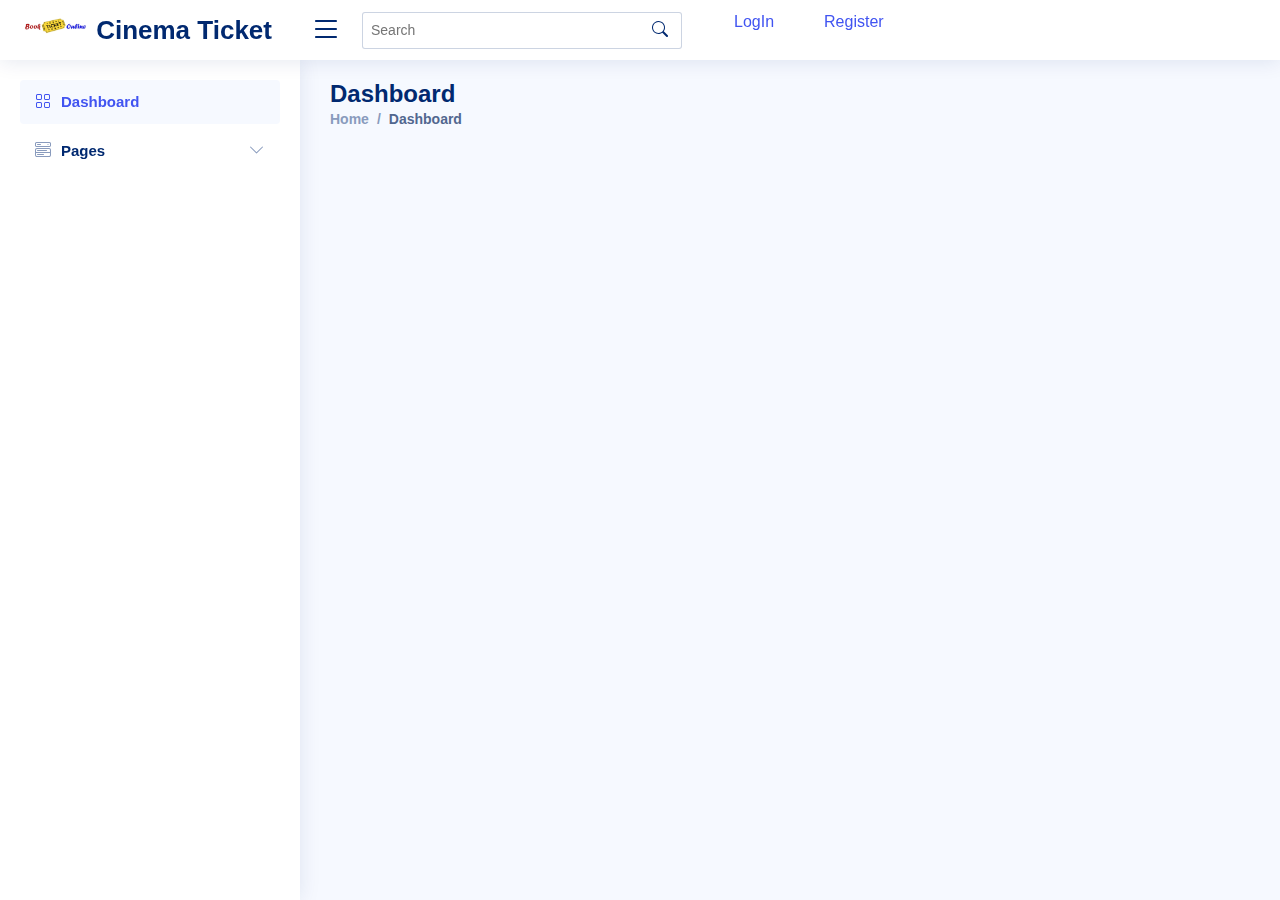
<file: index.html>
<!DOCTYPE html>
<html lang="en">

<head>
  <meta charset="utf-8">
  <meta content="width=device-width, initial-scale=1.0" name="viewport">

  <title>Book Ticket-Online</title>
  <meta content="" name="description">
  <meta content="" name="keywords">

  <link href="assets/img/movie-ticket-booking.jpg" rel="icon">
  <link href="assets/img/apple-touch-icon.png" rel="apple-touch-icon">

  <link href="https://fonts.gstatic.com" rel="preconnect">

  <link href="assets/vendor/bootstrap/css/bootstrap.min.css" rel="stylesheet">
  <link href="assets/vendor/bootstrap-icons/bootstrap-icons.css" rel="stylesheet">
  <link href="assets/css/style.css" rel="stylesheet">

</head>

<body>

  <div class="container">

    <header id="header" class="header fixed-top d-flex align-items-center">
      <div class="d-flex align-items-center justify-content-between">
        <a href="index.html" class="logo d-flex align-items-center">
          <img src="./assets/img/movie-ticket-booking.jpg" alt="">
          <span class="d-none d-lg-block">Cinema Ticket</span>
        </a>
        <i class="bi bi-list toggle-sidebar-btn"></i>
      </div>

      <div class="search-bar">
        <form class="search-form d-flex align-items-center" method="POST" action="#">
          <input type="text" name="query" placeholder="Search" title="Enter search keyword">
          <button type="submit" title="Search"><i class="bi bi-search"></i></button>
        </form>
      </div>

      <nav>
        <ul>
          <li>
            <a href="login.html">LogIn</a>
          </li>
          <li>
            <a href="register.html">Register</a>
          </li>
        </ul>
      </nav>
    </header>

  </div>

  <aside id="sidebar" class="sidebar">
    <ul class="sidebar-nav" id="sidebar-nav">
      <li class="nav-item">
        <a class="nav-link " href="index.html">
          <i class="bi bi-grid"></i>
          <span>Dashboard</span>
        </a>
      </li>

      <li class="nav-item">
        <a class="nav-link collapsed" data-bs-target="#components-nav" data-bs-toggle="collapse" href="#">
          <i class="bi bi-menu-button-wide"></i><span>Pages</span><i class="bi bi-chevron-down ms-auto"></i>
        </a>
        <ul id="components-nav" class="nav-content collapse " data-bs-parent="#sidebar-nav">
          <li>
            <a href="cinema.html">
              <i class="bi bi-circle"></i><span>Cinema</span>
            </a>
          </li>

          <li>
            <a href="movie.html">
              <i class="bi bi-circle"></i><span>Movie</span>
            </a>
          </li>

          <li>
            <a href="seat.html">
              <i class="bi bi-circle"></i><span>Seat</span>
            </a>
          </li>

          <li>
            <a href="redirectseating.html">
              <i class="bi bi-circle"></i><span>BookTicket</span>
            </a>
          </li>

          <li>
            <a href="index.html">
              <i class="bi bi-circle"></i><span>Others</span>
            </a>
          </li>
        </ul>
      </li>

    </ul>

  </aside>

  <main id="main" class="main">
    <div class="pagetitle">
      <h1>Dashboard</h1>
      <nav>
        <ol class="breadcrumb">
          <li class="breadcrumb-item"><a href="index.html">Home</a></li>
          <li class="breadcrumb-item active">Dashboard</li>
        </ol>
      </nav>
    </div>
  </main>

  <script src="assets/vendor/apexcharts/apexcharts.min.js"></script>
  <script src="assets/vendor/bootstrap/js/bootstrap.bundle.min.js"></script>

  <script src="assets/js/main.js"></script>

</body>

</html>
</file>
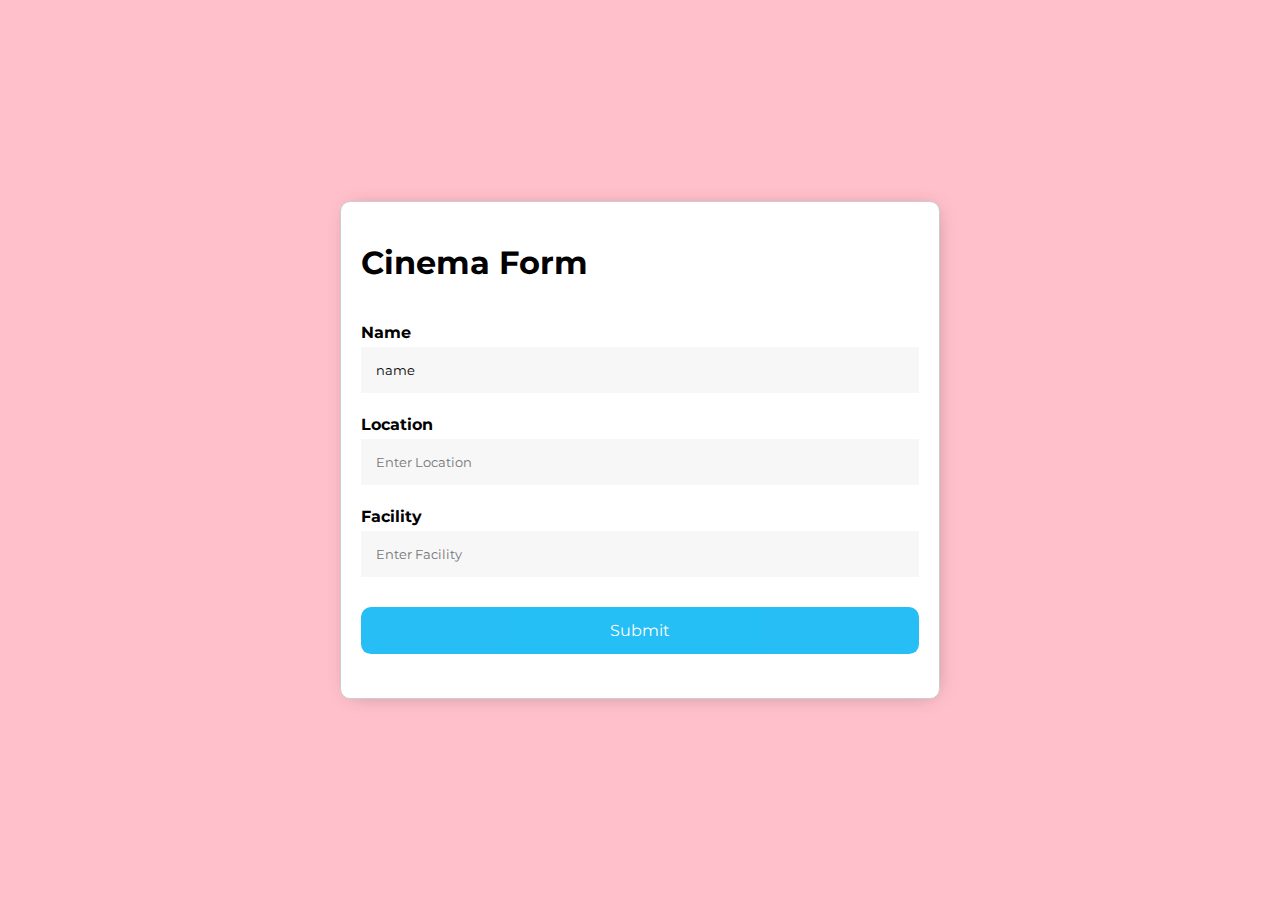
<file: cinema.html>
<!DOCTYPE html>
<html lang="en">

<head>
    <meta charset="UTF-8">
    <meta name="viewport" content="width=device-width, initial-scale=1.0">
    <title>Cinema Form</title>
    <link rel="stylesheet" href="assets/css/cinema.css">
    <link rel="stylesheet" href="https://cdnjs.cloudflare.com/ajax/libs/font-awesome/6.4.2/css/all.min.css">
</head>

<body>


    <form action="#" id="cinemaform">
        <div class="container">
            <h1>Cinema Form</h1>
            <br>
            <label for="email"><b>Name</b></label>
            <input type="text" name="username" value="name" id="name" placeholder="Enter Name" required>
            <label for="email"><b>Location</b></label>
            <input type="text" placeholder="Enter Location" id="location" required>

            <label for="psw"><b>Facility</b></label>
            <input type="text" placeholder="Enter Facility" id="facility" required>

            <div class="clearfix">

                <button type="submit" class="btn">Submit</button>
            </div>
            <ul id="disp"></ul>
        </div>
    </form>



    <script src="assets/js/cinema.js"></script>
    <script src="assets/js/api.js"></script>
</body>

</html>
</file>
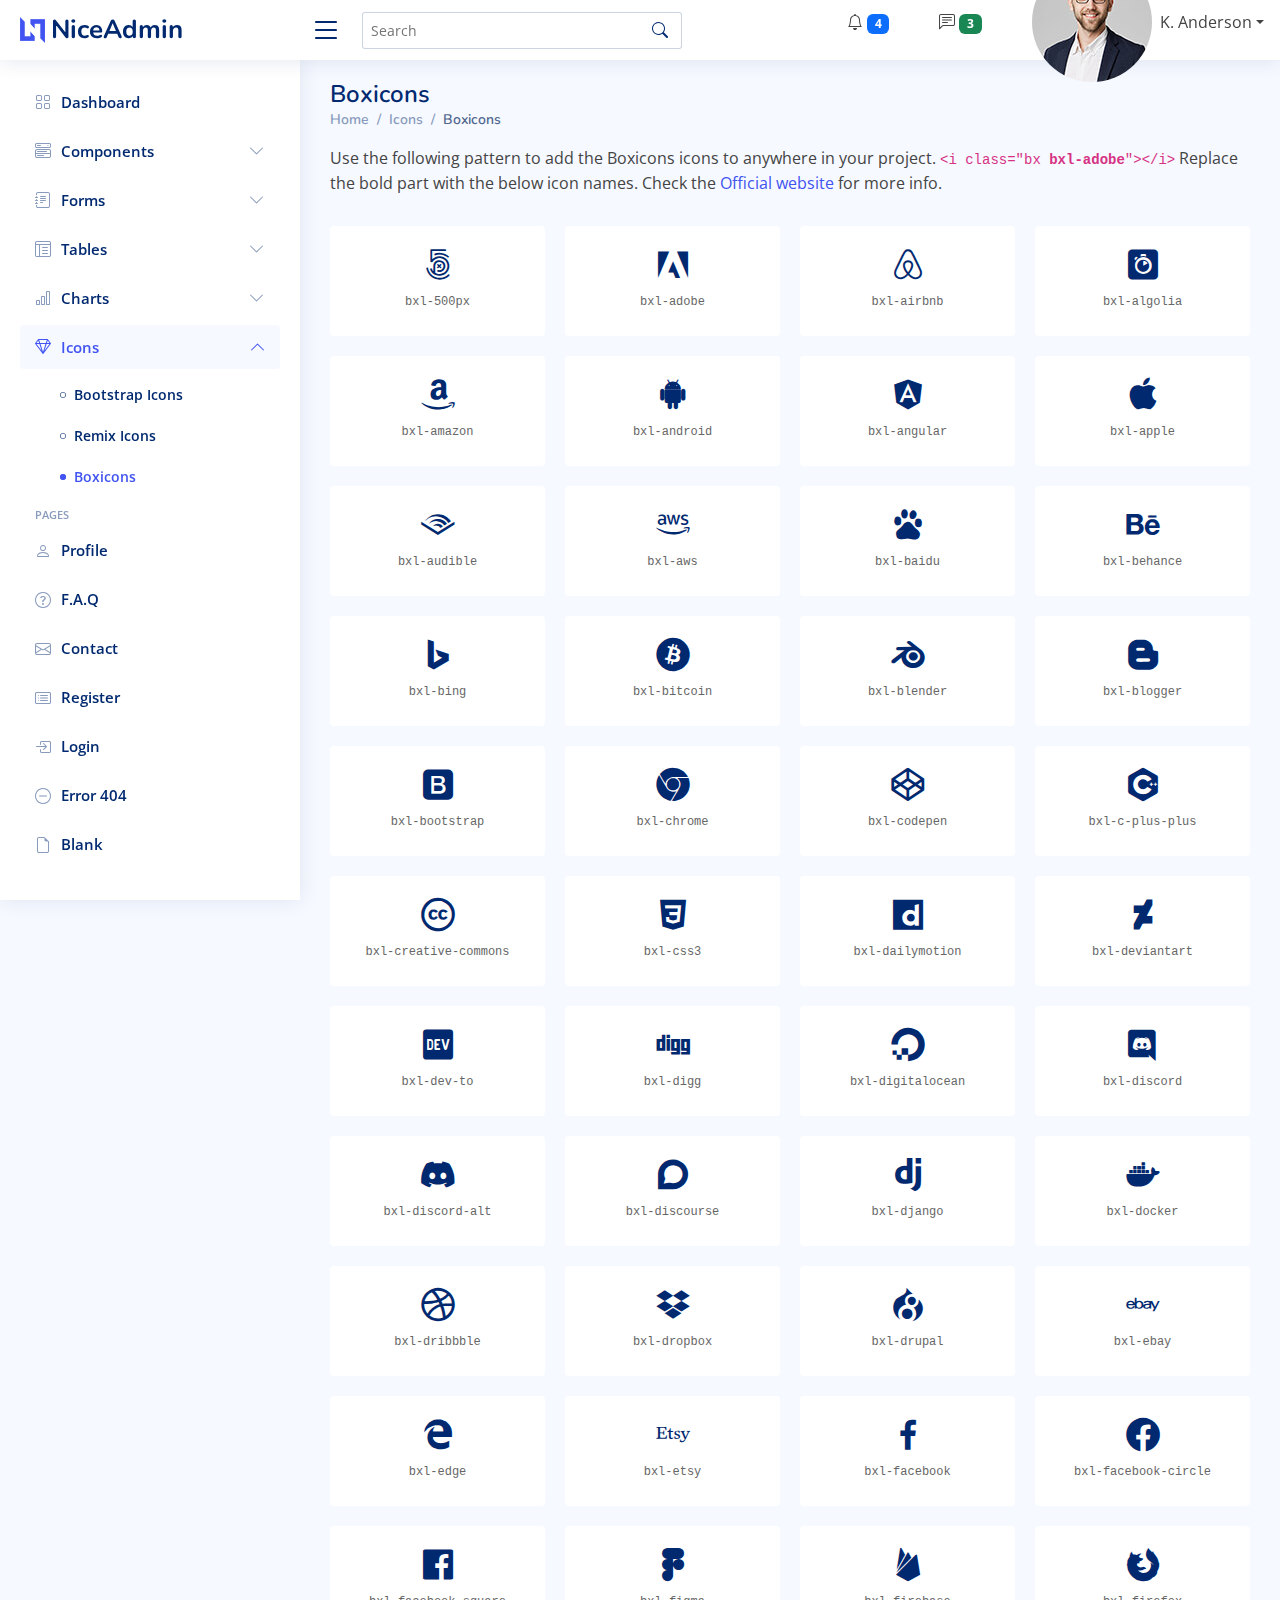
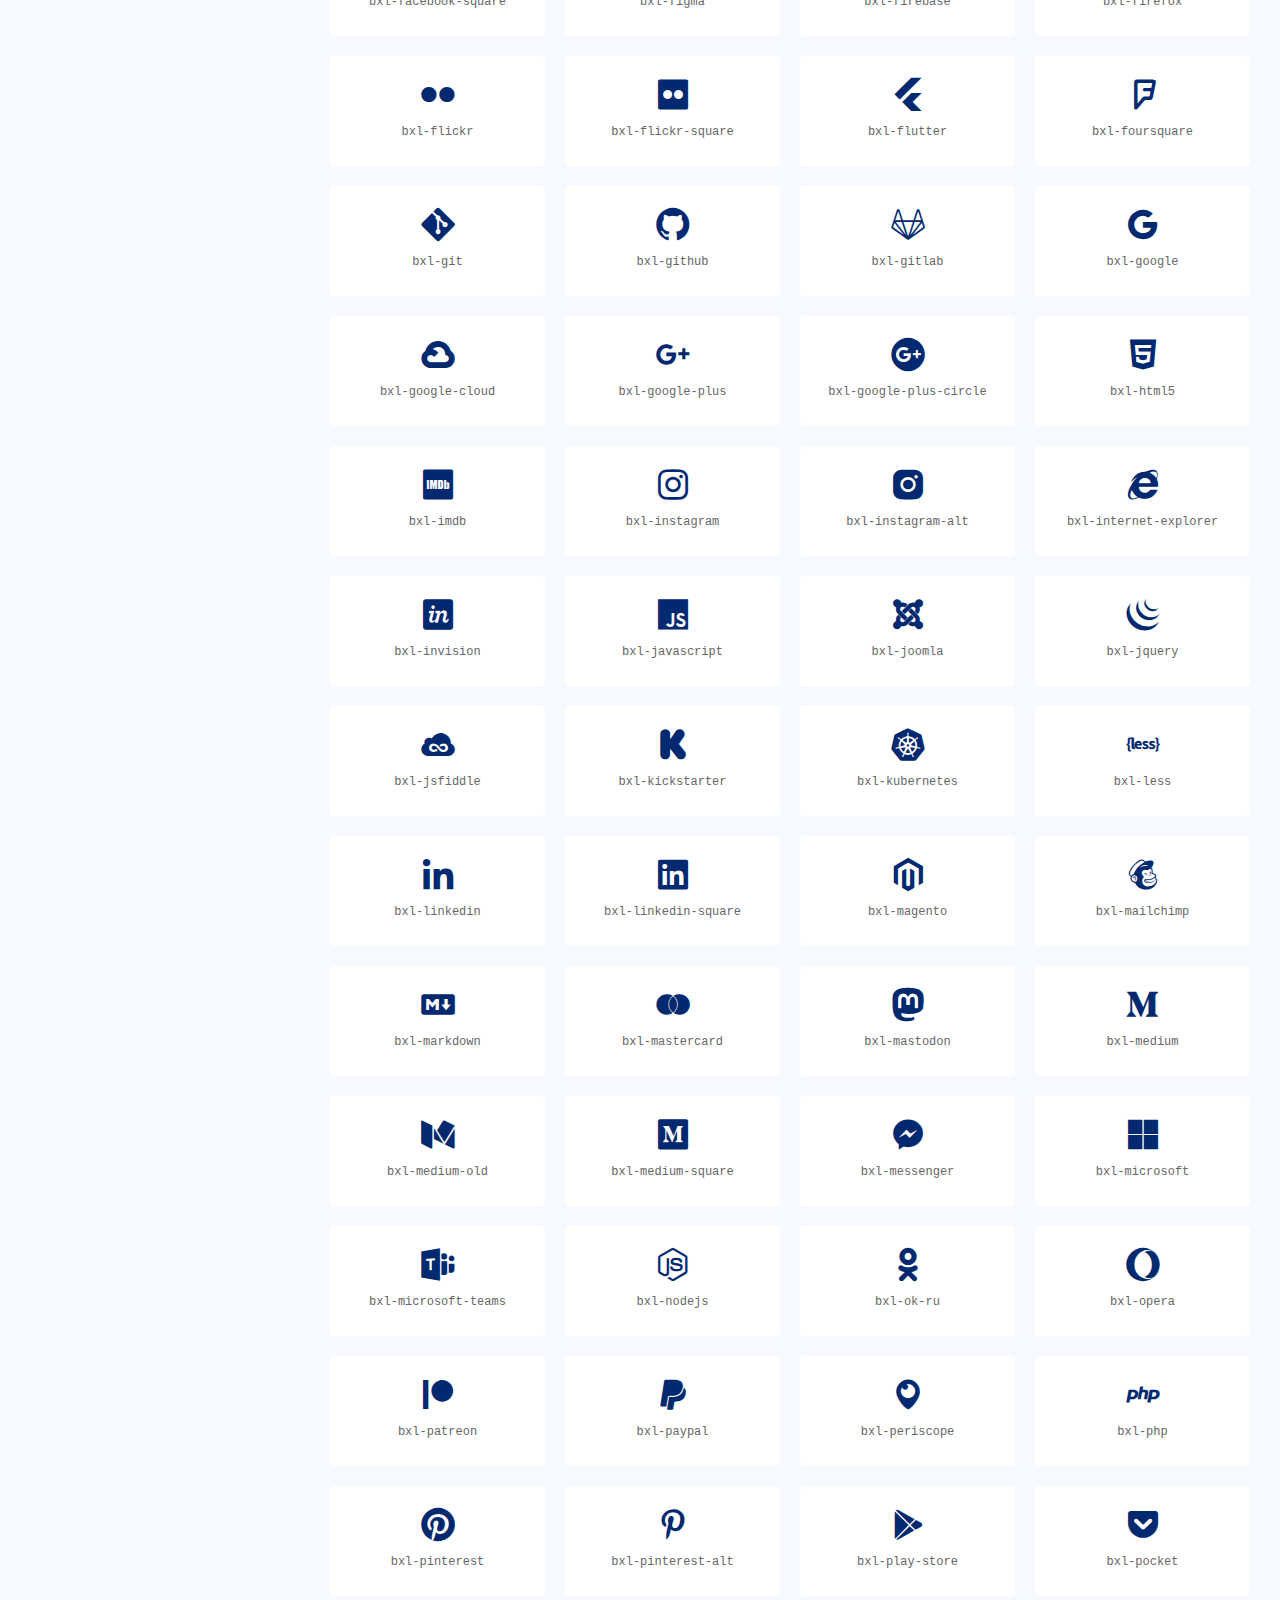
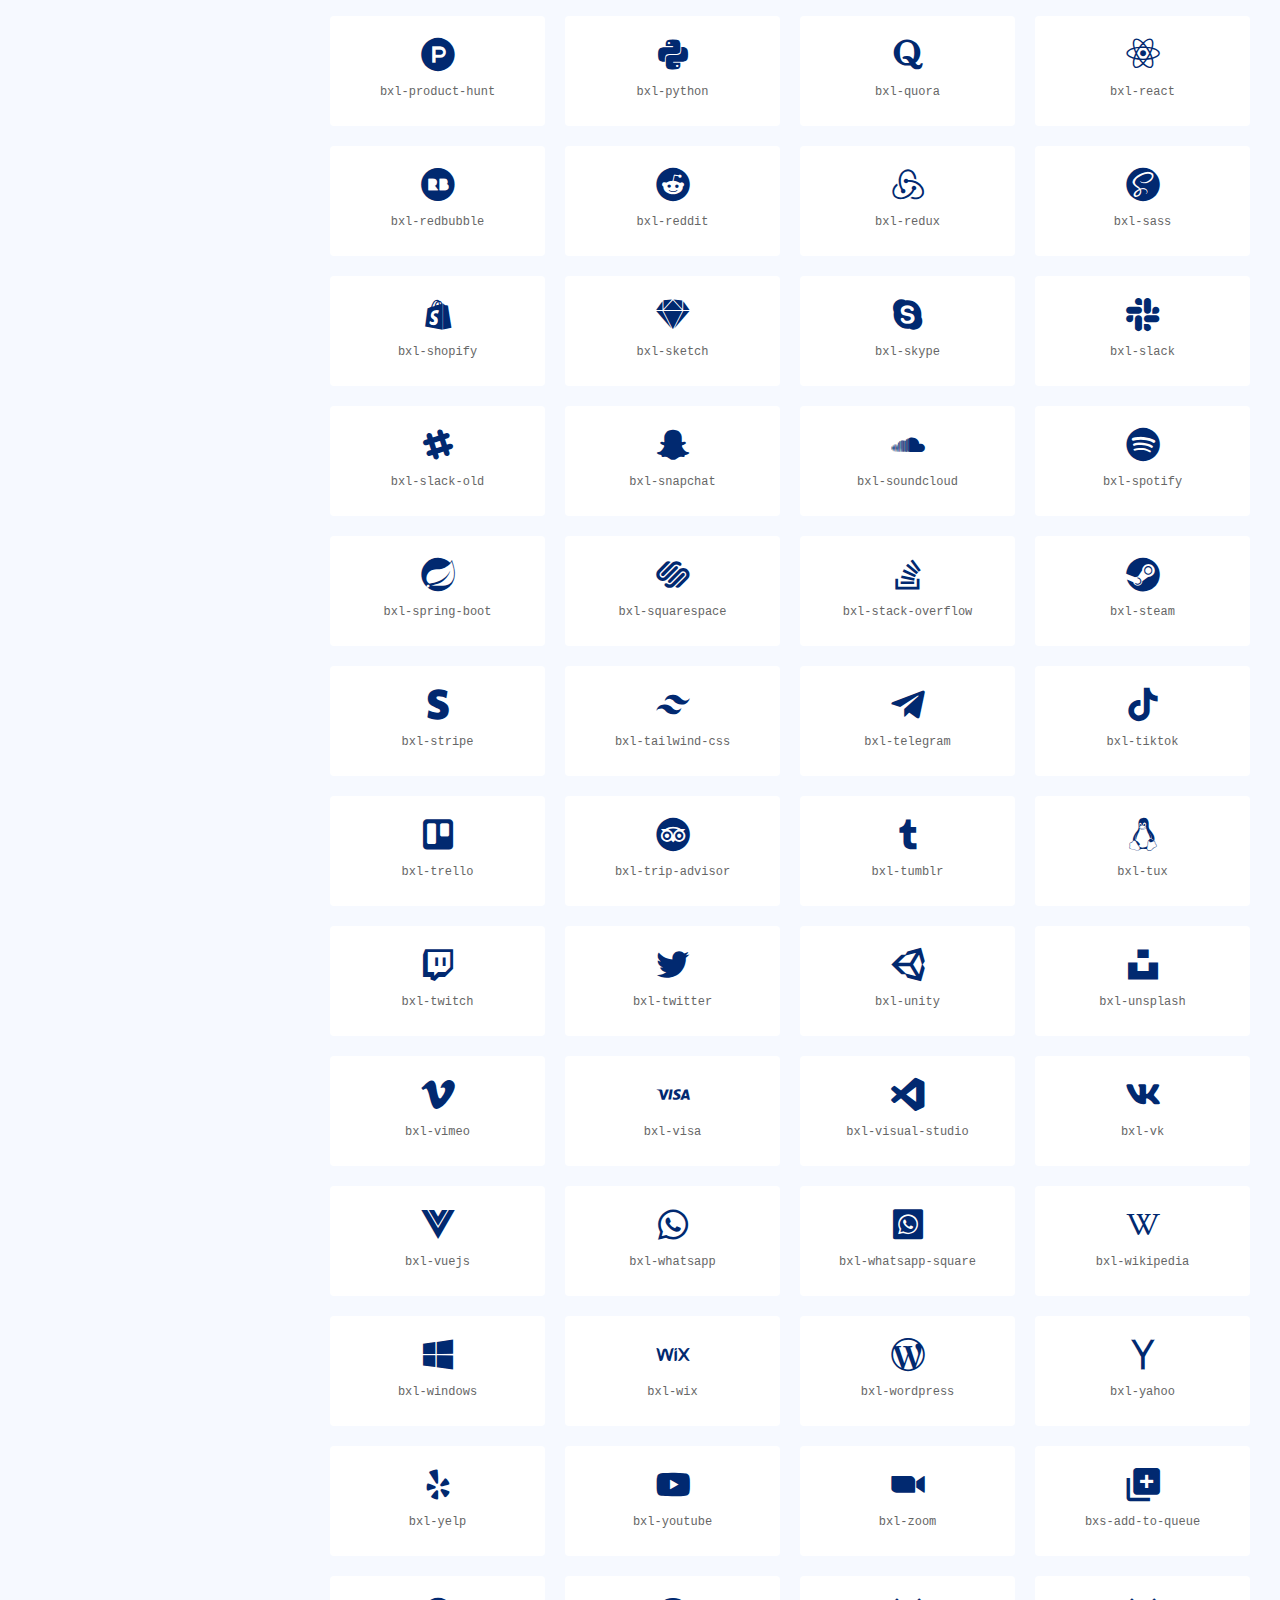
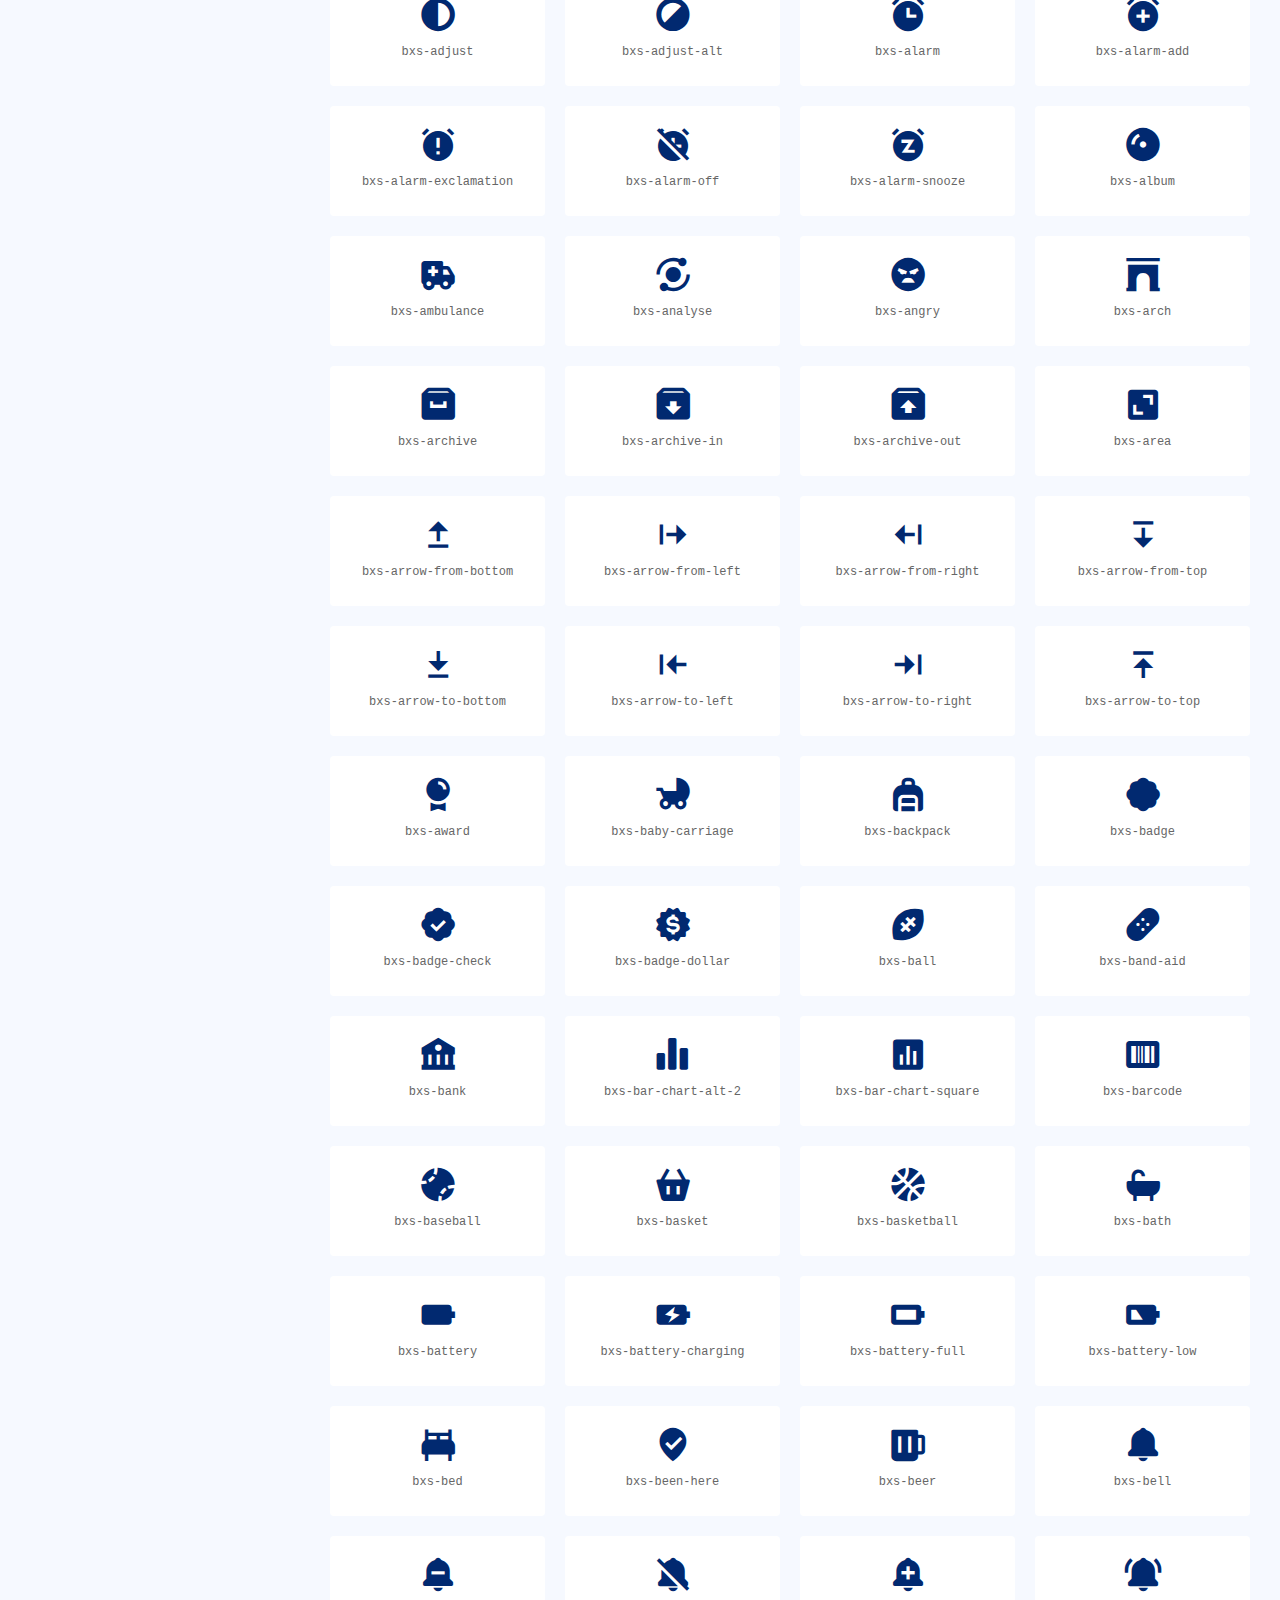
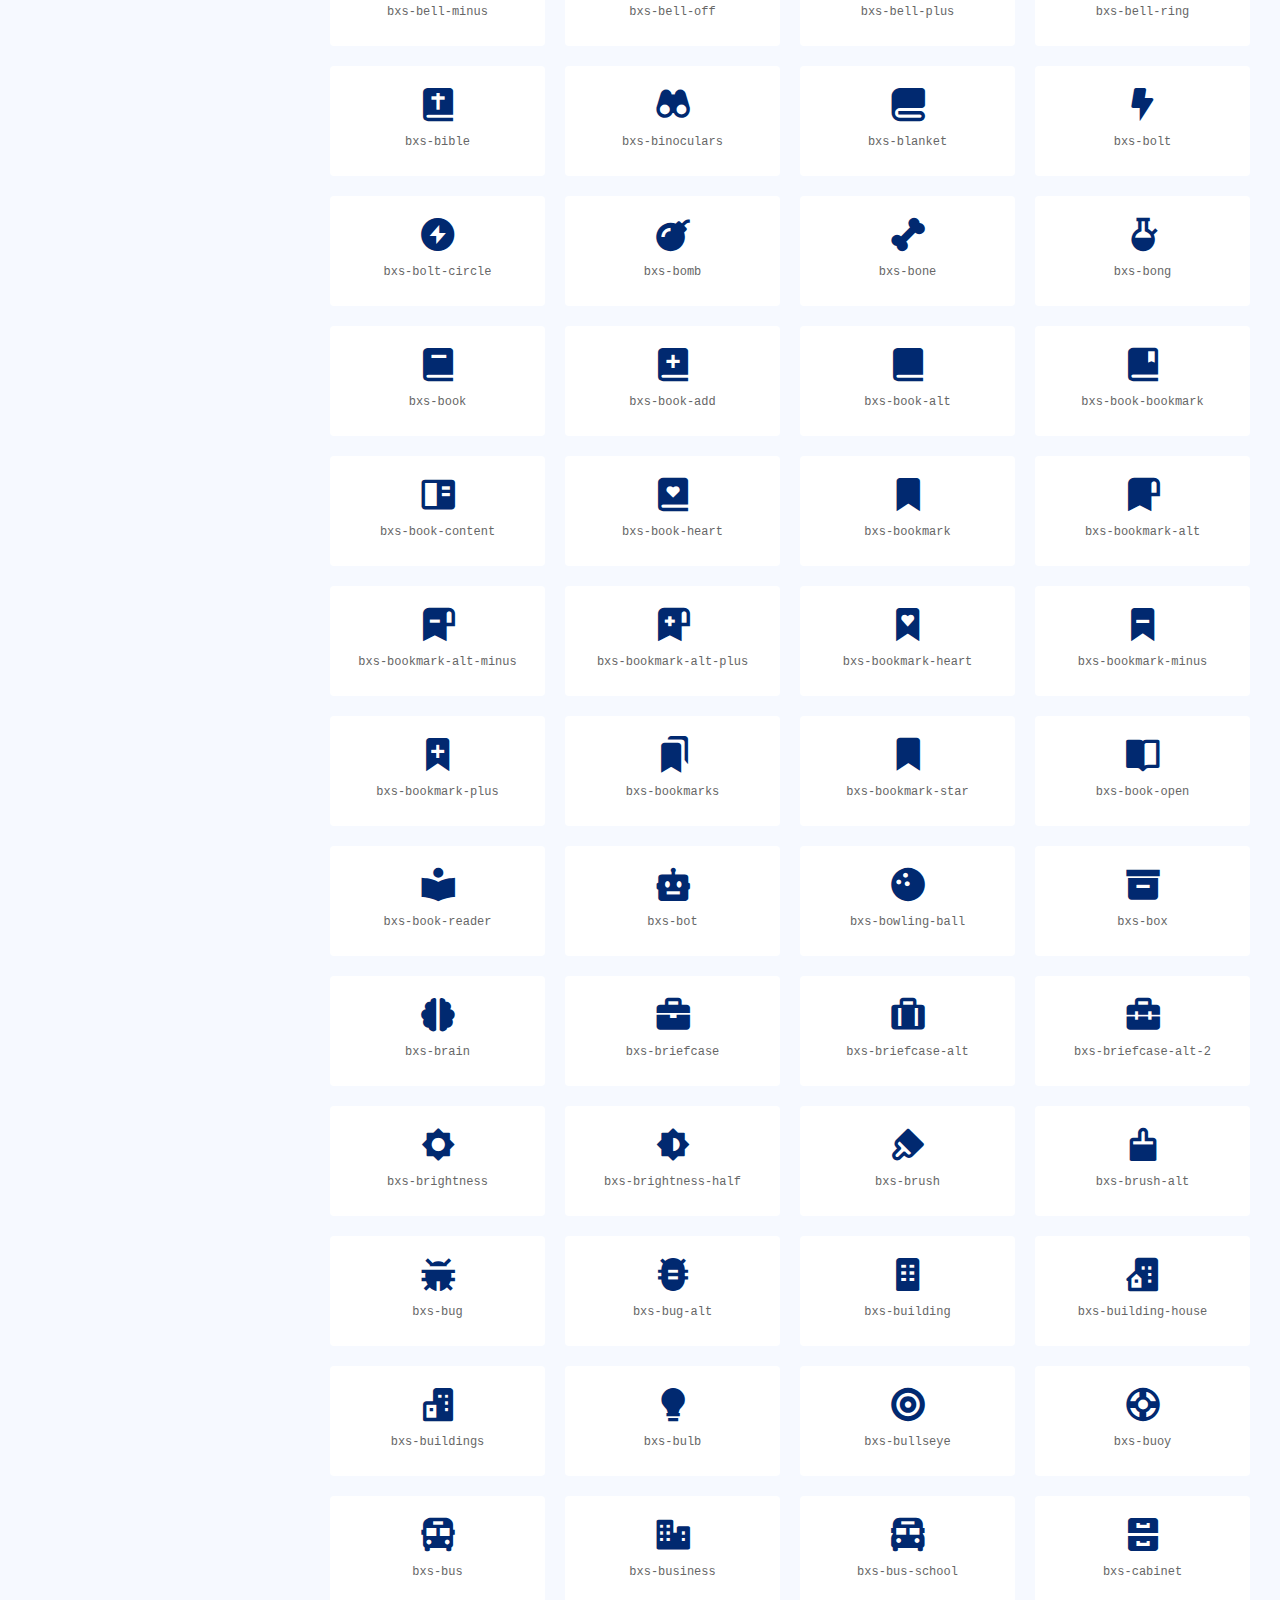
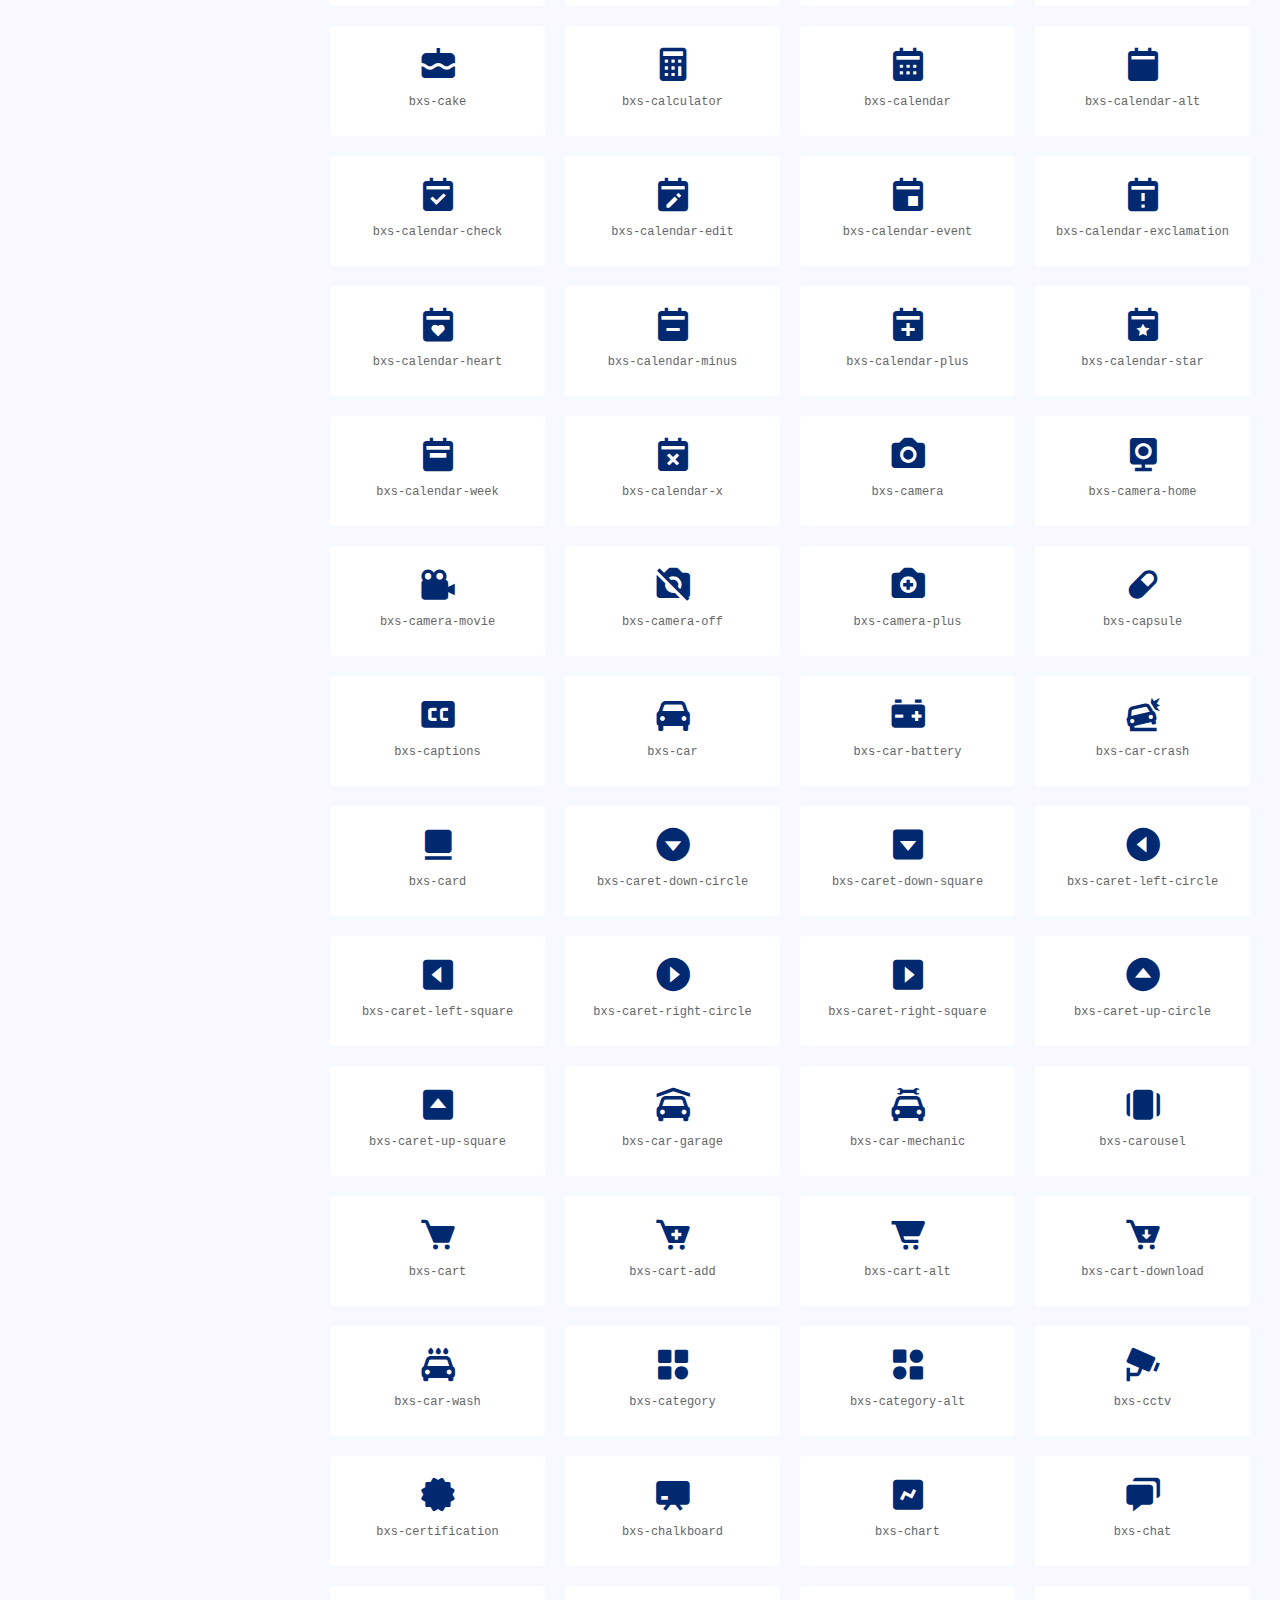
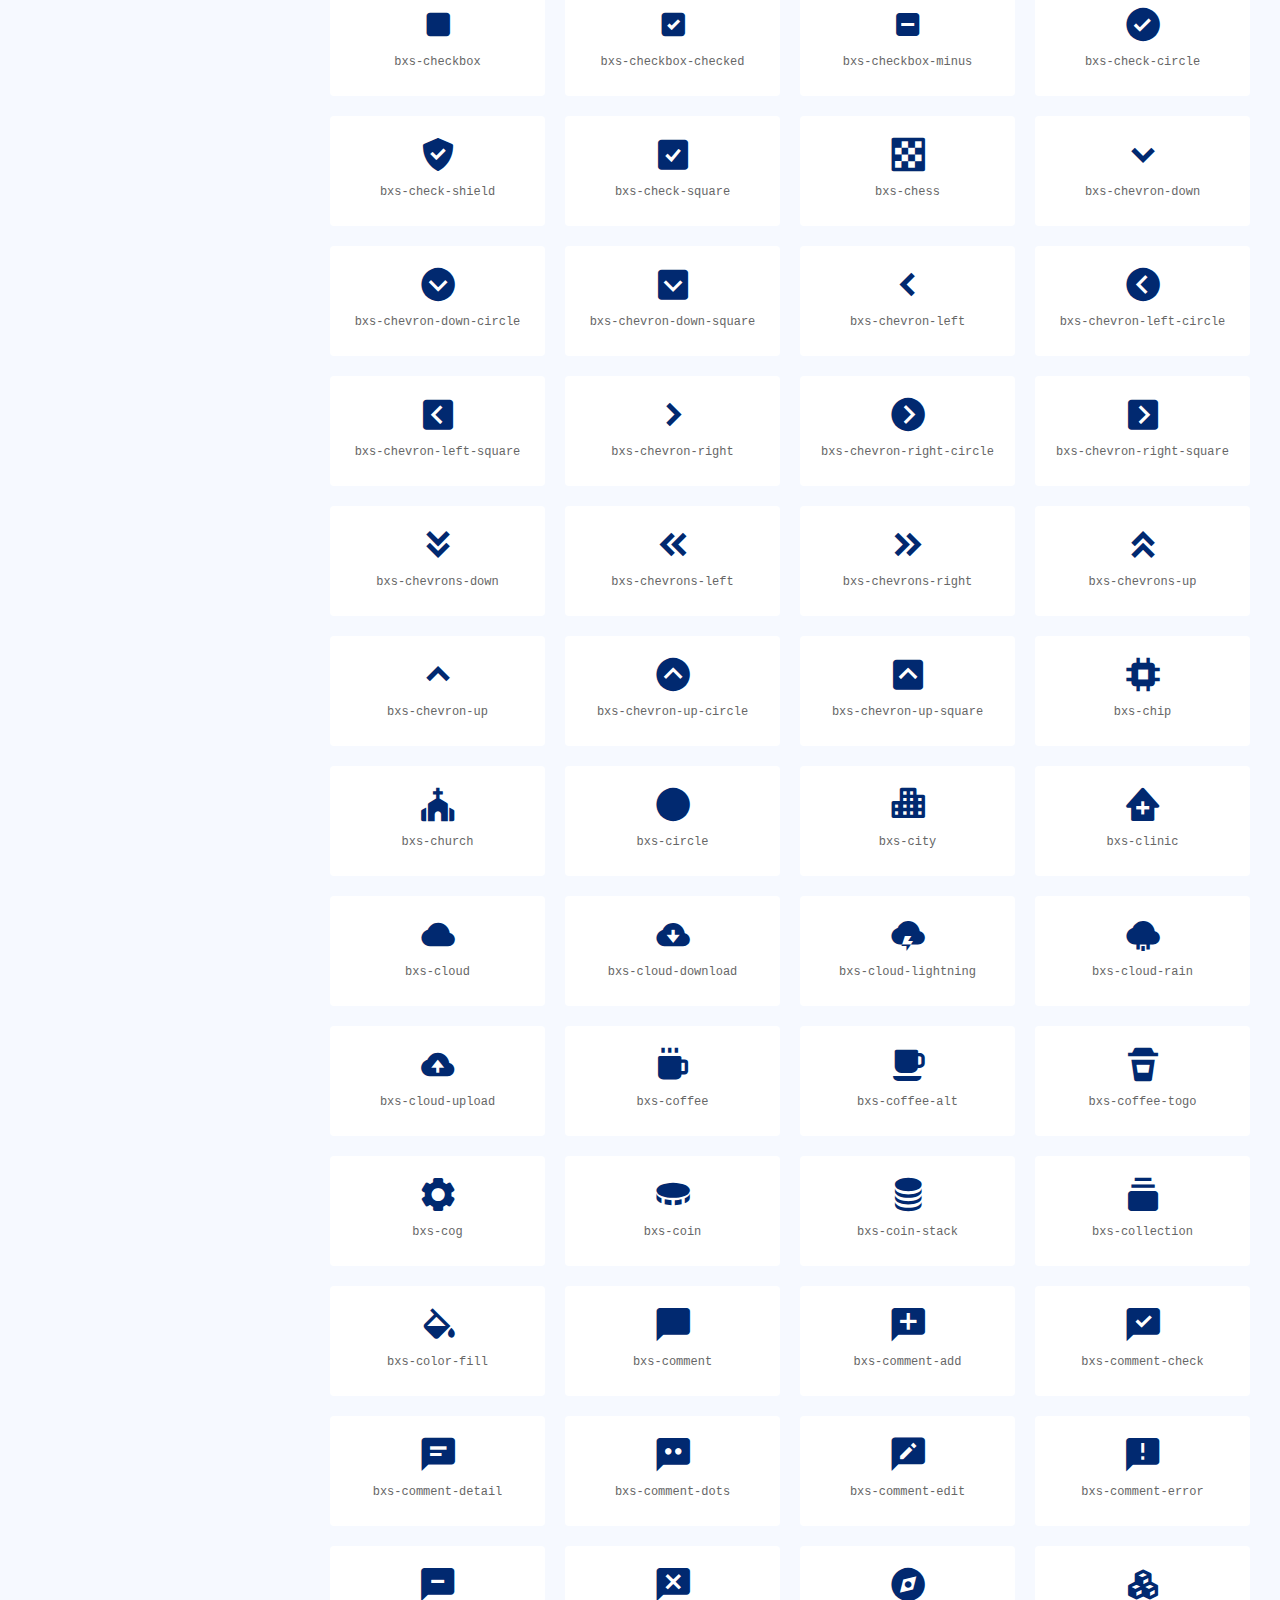
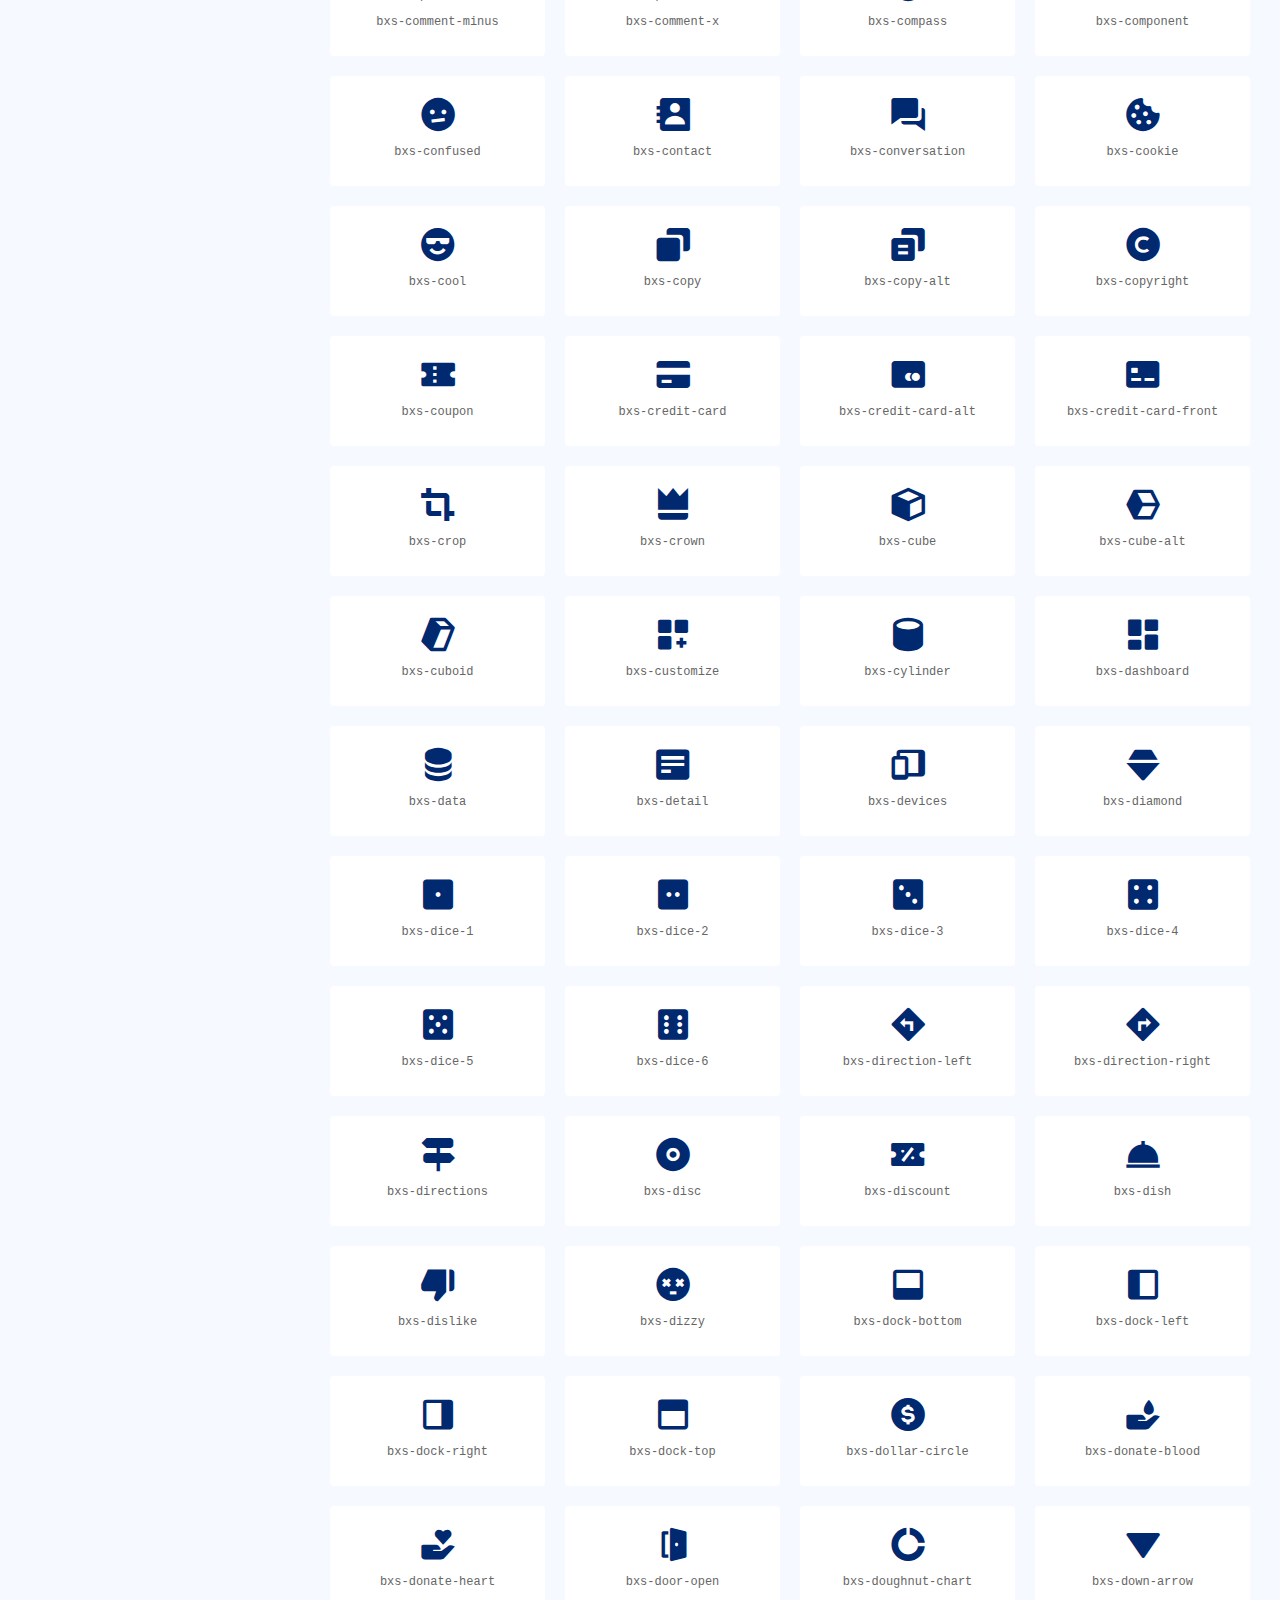
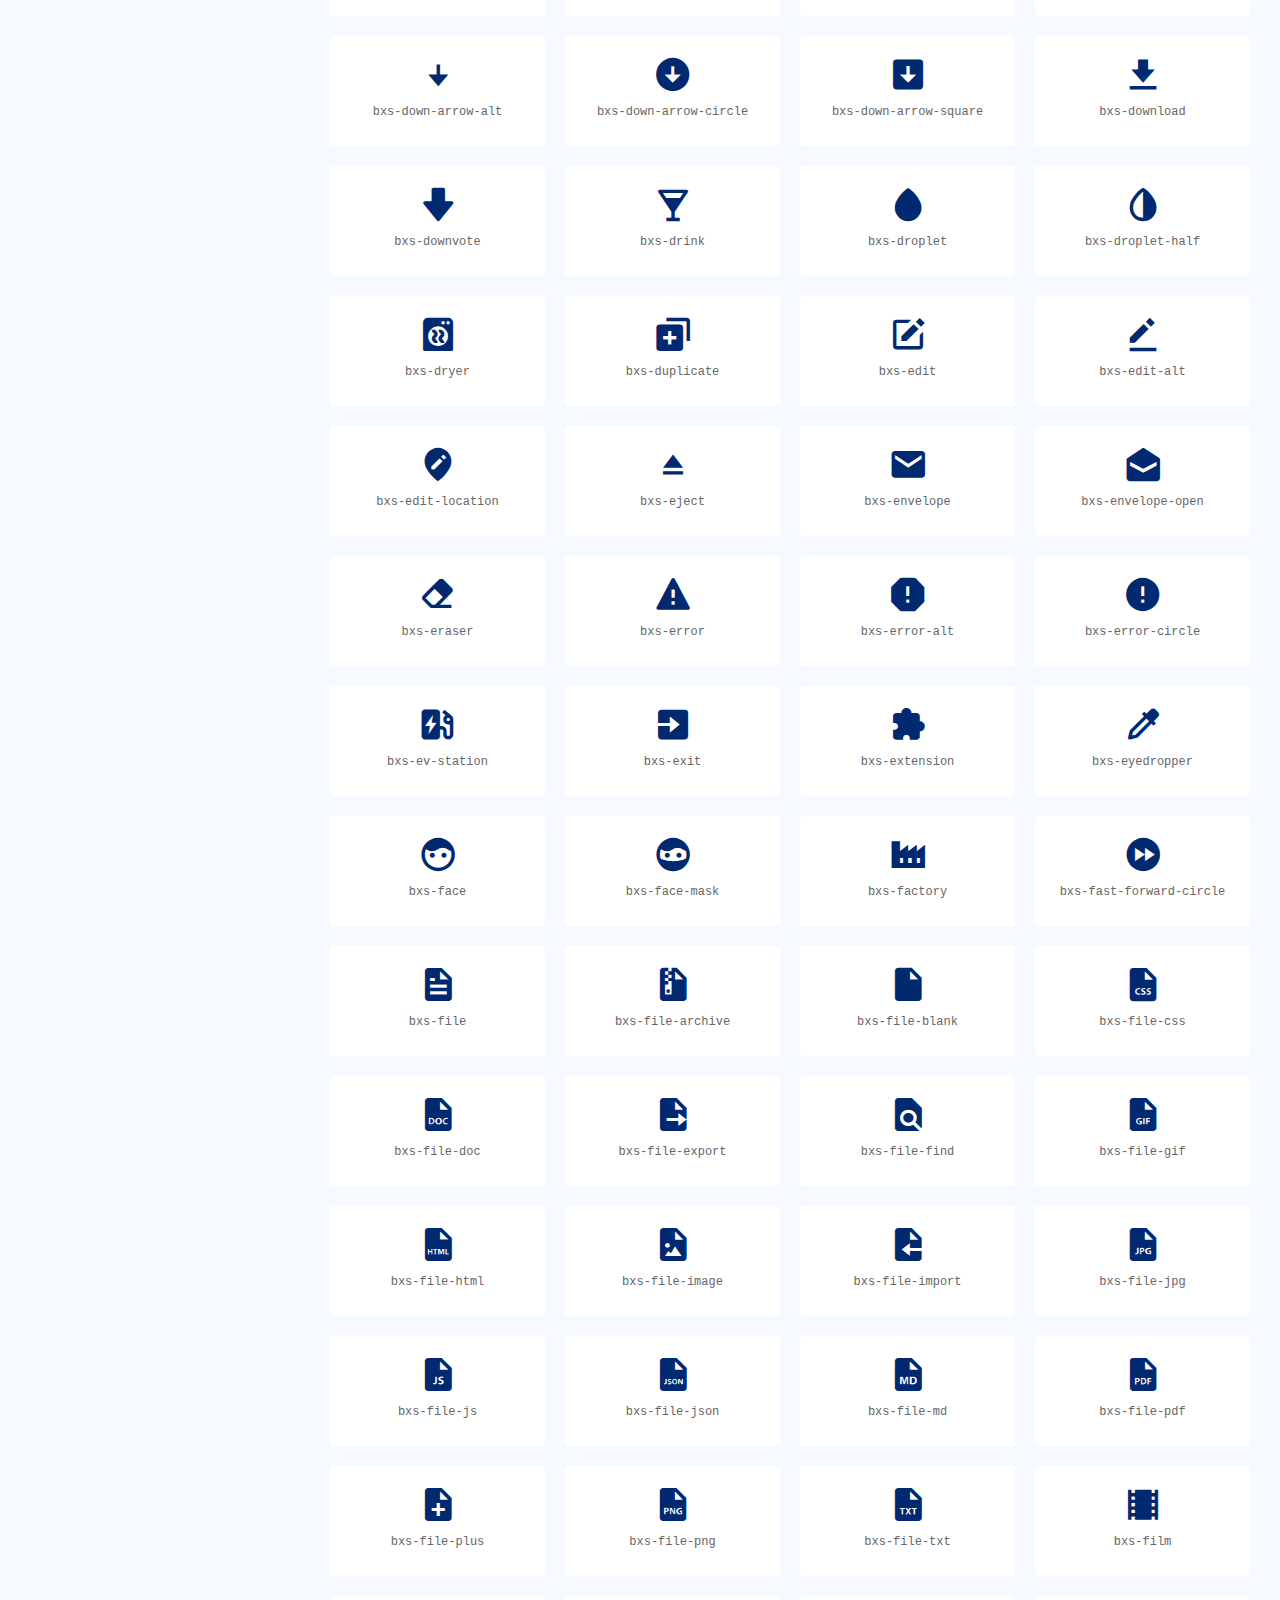
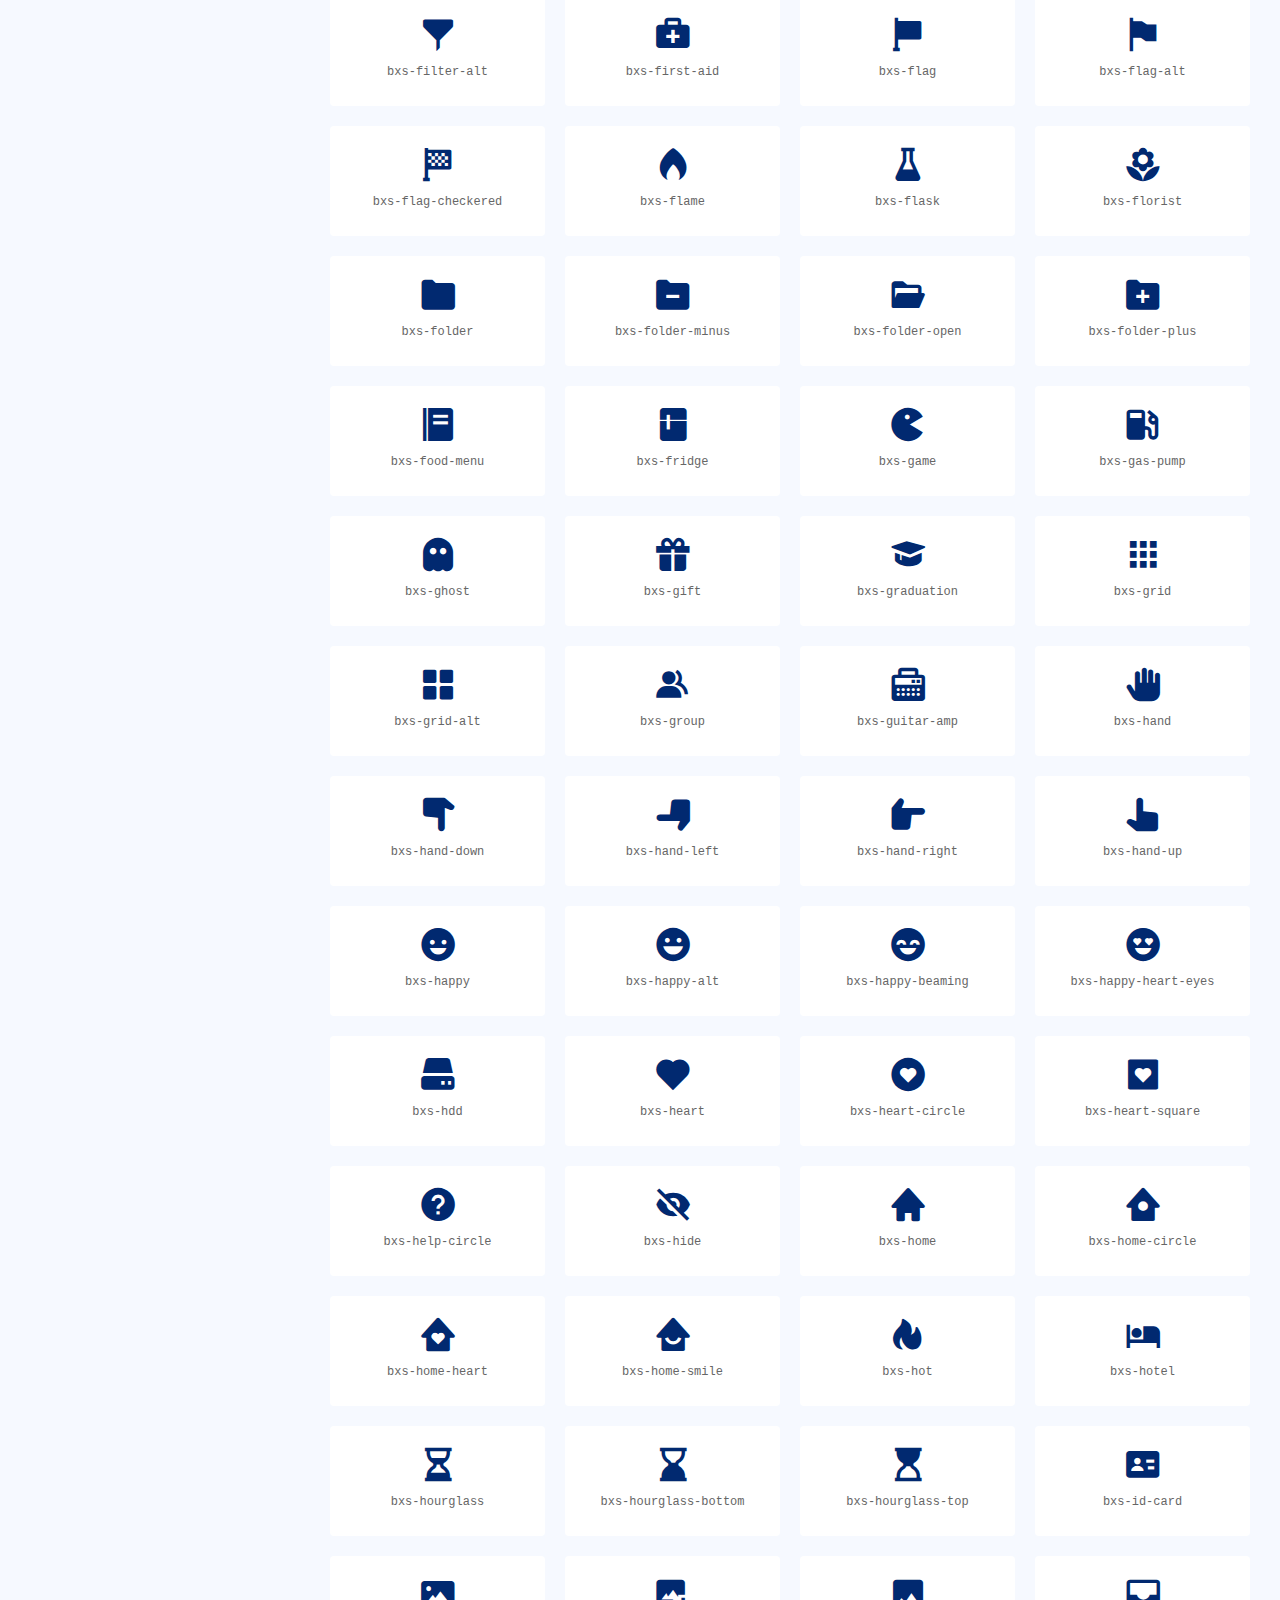
<file: icons-boxicons.html>
<!DOCTYPE html>
<html lang="en">

<head>
  <meta charset="utf-8">
  <meta content="width=device-width, initial-scale=1.0" name="viewport">

  <title>Icons / Boxicons - NiceAdmin Bootstrap Template</title>
  <meta content="" name="description">
  <meta content="" name="keywords">

  <!-- Favicons -->
  <link href="assets/img/favicon.png" rel="icon">
  <link href="assets/img/apple-touch-icon.png" rel="apple-touch-icon">

  <!-- Google Fonts -->
  <link href="https://fonts.gstatic.com" rel="preconnect">
  <link href="https://fonts.googleapis.com/css?family=Open+Sans:300,300i,400,400i,600,600i,700,700i|Nunito:300,300i,400,400i,600,600i,700,700i|Poppins:300,300i,400,400i,500,500i,600,600i,700,700i" rel="stylesheet">

  <!-- Vendor CSS Files -->
  <link href="assets/vendor/bootstrap/css/bootstrap.min.css" rel="stylesheet">
  <link href="assets/vendor/bootstrap-icons/bootstrap-icons.css" rel="stylesheet">
  <link href="assets/vendor/boxicons/css/boxicons.min.css" rel="stylesheet">
  <link href="assets/vendor/quill/quill.snow.css" rel="stylesheet">
  <link href="assets/vendor/quill/quill.bubble.css" rel="stylesheet">
  <link href="assets/vendor/remixicon/remixicon.css" rel="stylesheet">
  <link href="assets/vendor/simple-datatables/style.css" rel="stylesheet">

  <!-- Template Main CSS File -->
  <link href="assets/css/style.css" rel="stylesheet">

  <!-- =======================================================
  * Template Name: NiceAdmin
  * Updated: Jul 27 2023 with Bootstrap v5.3.1
  * Template URL: https://bootstrapmade.com/nice-admin-bootstrap-admin-html-template/
  * Author: BootstrapMade.com
  * License: https://bootstrapmade.com/license/
  ======================================================== -->
</head>

<body>

  <!-- ======= Header ======= -->
  <header id="header" class="header fixed-top d-flex align-items-center">

    <div class="d-flex align-items-center justify-content-between">
      <a href="index.html" class="logo d-flex align-items-center">
        <img src="assets/img/logo.png" alt="">
        <span class="d-none d-lg-block">NiceAdmin</span>
      </a>
      <i class="bi bi-list toggle-sidebar-btn"></i>
    </div><!-- End Logo -->

    <div class="search-bar">
      <form class="search-form d-flex align-items-center" method="POST" action="#">
        <input type="text" name="query" placeholder="Search" title="Enter search keyword">
        <button type="submit" title="Search"><i class="bi bi-search"></i></button>
      </form>
    </div><!-- End Search Bar -->

    <nav class="header-nav ms-auto">
      <ul class="d-flex align-items-center">

        <li class="nav-item d-block d-lg-none">
          <a class="nav-link nav-icon search-bar-toggle " href="#">
            <i class="bi bi-search"></i>
          </a>
        </li><!-- End Search Icon-->

        <li class="nav-item dropdown">

          <a class="nav-link nav-icon" href="#" data-bs-toggle="dropdown">
            <i class="bi bi-bell"></i>
            <span class="badge bg-primary badge-number">4</span>
          </a><!-- End Notification Icon -->

          <ul class="dropdown-menu dropdown-menu-end dropdown-menu-arrow notifications">
            <li class="dropdown-header">
              You have 4 new notifications
              <a href="#"><span class="badge rounded-pill bg-primary p-2 ms-2">View all</span></a>
            </li>
            <li>
              <hr class="dropdown-divider">
            </li>

            <li class="notification-item">
              <i class="bi bi-exclamation-circle text-warning"></i>
              <div>
                <h4>Lorem Ipsum</h4>
                <p>Quae dolorem earum veritatis oditseno</p>
                <p>30 min. ago</p>
              </div>
            </li>

            <li>
              <hr class="dropdown-divider">
            </li>

            <li class="notification-item">
              <i class="bi bi-x-circle text-danger"></i>
              <div>
                <h4>Atque rerum nesciunt</h4>
                <p>Quae dolorem earum veritatis oditseno</p>
                <p>1 hr. ago</p>
              </div>
            </li>

            <li>
              <hr class="dropdown-divider">
            </li>

            <li class="notification-item">
              <i class="bi bi-check-circle text-success"></i>
              <div>
                <h4>Sit rerum fuga</h4>
                <p>Quae dolorem earum veritatis oditseno</p>
                <p>2 hrs. ago</p>
              </div>
            </li>

            <li>
              <hr class="dropdown-divider">
            </li>

            <li class="notification-item">
              <i class="bi bi-info-circle text-primary"></i>
              <div>
                <h4>Dicta reprehenderit</h4>
                <p>Quae dolorem earum veritatis oditseno</p>
                <p>4 hrs. ago</p>
              </div>
            </li>

            <li>
              <hr class="dropdown-divider">
            </li>
            <li class="dropdown-footer">
              <a href="#">Show all notifications</a>
            </li>

          </ul><!-- End Notification Dropdown Items -->

        </li><!-- End Notification Nav -->

        <li class="nav-item dropdown">

          <a class="nav-link nav-icon" href="#" data-bs-toggle="dropdown">
            <i class="bi bi-chat-left-text"></i>
            <span class="badge bg-success badge-number">3</span>
          </a><!-- End Messages Icon -->

          <ul class="dropdown-menu dropdown-menu-end dropdown-menu-arrow messages">
            <li class="dropdown-header">
              You have 3 new messages
              <a href="#"><span class="badge rounded-pill bg-primary p-2 ms-2">View all</span></a>
            </li>
            <li>
              <hr class="dropdown-divider">
            </li>

            <li class="message-item">
              <a href="#">
                <img src="assets/img/messages-1.jpg" alt="" class="rounded-circle">
                <div>
                  <h4>Maria Hudson</h4>
                  <p>Velit asperiores et ducimus soluta repudiandae labore officia est ut...</p>
                  <p>4 hrs. ago</p>
                </div>
              </a>
            </li>
            <li>
              <hr class="dropdown-divider">
            </li>

            <li class="message-item">
              <a href="#">
                <img src="assets/img/messages-2.jpg" alt="" class="rounded-circle">
                <div>
                  <h4>Anna Nelson</h4>
                  <p>Velit asperiores et ducimus soluta repudiandae labore officia est ut...</p>
                  <p>6 hrs. ago</p>
                </div>
              </a>
            </li>
            <li>
              <hr class="dropdown-divider">
            </li>

            <li class="message-item">
              <a href="#">
                <img src="assets/img/messages-3.jpg" alt="" class="rounded-circle">
                <div>
                  <h4>David Muldon</h4>
                  <p>Velit asperiores et ducimus soluta repudiandae labore officia est ut...</p>
                  <p>8 hrs. ago</p>
                </div>
              </a>
            </li>
            <li>
              <hr class="dropdown-divider">
            </li>

            <li class="dropdown-footer">
              <a href="#">Show all messages</a>
            </li>

          </ul><!-- End Messages Dropdown Items -->

        </li><!-- End Messages Nav -->

        <li class="nav-item dropdown pe-3">

          <a class="nav-link nav-profile d-flex align-items-center pe-0" href="#" data-bs-toggle="dropdown">
            <img src="assets/img/profile-img.jpg" alt="Profile" class="rounded-circle">
            <span class="d-none d-md-block dropdown-toggle ps-2">K. Anderson</span>
          </a><!-- End Profile Iamge Icon -->

          <ul class="dropdown-menu dropdown-menu-end dropdown-menu-arrow profile">
            <li class="dropdown-header">
              <h6>Kevin Anderson</h6>
              <span>Web Designer</span>
            </li>
            <li>
              <hr class="dropdown-divider">
            </li>

            <li>
              <a class="dropdown-item d-flex align-items-center" href="users-profile.html">
                <i class="bi bi-person"></i>
                <span>My Profile</span>
              </a>
            </li>
            <li>
              <hr class="dropdown-divider">
            </li>

            <li>
              <a class="dropdown-item d-flex align-items-center" href="users-profile.html">
                <i class="bi bi-gear"></i>
                <span>Account Settings</span>
              </a>
            </li>
            <li>
              <hr class="dropdown-divider">
            </li>

            <li>
              <a class="dropdown-item d-flex align-items-center" href="pages-faq.html">
                <i class="bi bi-question-circle"></i>
                <span>Need Help?</span>
              </a>
            </li>
            <li>
              <hr class="dropdown-divider">
            </li>

            <li>
              <a class="dropdown-item d-flex align-items-center" href="#">
                <i class="bi bi-box-arrow-right"></i>
                <span>Sign Out</span>
              </a>
            </li>

          </ul><!-- End Profile Dropdown Items -->
        </li><!-- End Profile Nav -->

      </ul>
    </nav><!-- End Icons Navigation -->

  </header><!-- End Header -->

  <!-- ======= Sidebar ======= -->
  <aside id="sidebar" class="sidebar">

    <ul class="sidebar-nav" id="sidebar-nav">

      <li class="nav-item">
        <a class="nav-link collapsed" href="index.html">
          <i class="bi bi-grid"></i>
          <span>Dashboard</span>
        </a>
      </li><!-- End Dashboard Nav -->

      <li class="nav-item">
        <a class="nav-link collapsed" data-bs-target="#components-nav" data-bs-toggle="collapse" href="#">
          <i class="bi bi-menu-button-wide"></i><span>Components</span><i class="bi bi-chevron-down ms-auto"></i>
        </a>
        <ul id="components-nav" class="nav-content collapse " data-bs-parent="#sidebar-nav">
          <li>
            <a href="components-alerts.html">
              <i class="bi bi-circle"></i><span>Alerts</span>
            </a>
          </li>
          <li>
            <a href="components-accordion.html">
              <i class="bi bi-circle"></i><span>Accordion</span>
            </a>
          </li>
          <li>
            <a href="components-badges.html">
              <i class="bi bi-circle"></i><span>Badges</span>
            </a>
          </li>
          <li>
            <a href="components-breadcrumbs.html">
              <i class="bi bi-circle"></i><span>Breadcrumbs</span>
            </a>
          </li>
          <li>
            <a href="components-buttons.html">
              <i class="bi bi-circle"></i><span>Buttons</span>
            </a>
          </li>
          <li>
            <a href="components-cards.html">
              <i class="bi bi-circle"></i><span>Cards</span>
            </a>
          </li>
          <li>
            <a href="components-carousel.html">
              <i class="bi bi-circle"></i><span>Carousel</span>
            </a>
          </li>
          <li>
            <a href="components-list-group.html">
              <i class="bi bi-circle"></i><span>List group</span>
            </a>
          </li>
          <li>
            <a href="components-modal.html">
              <i class="bi bi-circle"></i><span>Modal</span>
            </a>
          </li>
          <li>
            <a href="components-tabs.html">
              <i class="bi bi-circle"></i><span>Tabs</span>
            </a>
          </li>
          <li>
            <a href="components-pagination.html">
              <i class="bi bi-circle"></i><span>Pagination</span>
            </a>
          </li>
          <li>
            <a href="components-progress.html">
              <i class="bi bi-circle"></i><span>Progress</span>
            </a>
          </li>
          <li>
            <a href="components-spinners.html">
              <i class="bi bi-circle"></i><span>Spinners</span>
            </a>
          </li>
          <li>
            <a href="components-tooltips.html">
              <i class="bi bi-circle"></i><span>Tooltips</span>
            </a>
          </li>
        </ul>
      </li><!-- End Components Nav -->

      <li class="nav-item">
        <a class="nav-link collapsed" data-bs-target="#forms-nav" data-bs-toggle="collapse" href="#">
          <i class="bi bi-journal-text"></i><span>Forms</span><i class="bi bi-chevron-down ms-auto"></i>
        </a>
        <ul id="forms-nav" class="nav-content collapse " data-bs-parent="#sidebar-nav">
          <li>
            <a href="forms-elements.html">
              <i class="bi bi-circle"></i><span>Form Elements</span>
            </a>
          </li>
          <li>
            <a href="forms-layouts.html">
              <i class="bi bi-circle"></i><span>Form Layouts</span>
            </a>
          </li>
          <li>
            <a href="forms-editors.html">
              <i class="bi bi-circle"></i><span>Form Editors</span>
            </a>
          </li>
          <li>
            <a href="forms-validation.html">
              <i class="bi bi-circle"></i><span>Form Validation</span>
            </a>
          </li>
        </ul>
      </li><!-- End Forms Nav -->

      <li class="nav-item">
        <a class="nav-link collapsed" data-bs-target="#tables-nav" data-bs-toggle="collapse" href="#">
          <i class="bi bi-layout-text-window-reverse"></i><span>Tables</span><i class="bi bi-chevron-down ms-auto"></i>
        </a>
        <ul id="tables-nav" class="nav-content collapse " data-bs-parent="#sidebar-nav">
          <li>
            <a href="tables-general.html">
              <i class="bi bi-circle"></i><span>General Tables</span>
            </a>
          </li>
          <li>
            <a href="tables-data.html">
              <i class="bi bi-circle"></i><span>Data Tables</span>
            </a>
          </li>
        </ul>
      </li><!-- End Tables Nav -->

      <li class="nav-item">
        <a class="nav-link collapsed" data-bs-target="#charts-nav" data-bs-toggle="collapse" href="#">
          <i class="bi bi-bar-chart"></i><span>Charts</span><i class="bi bi-chevron-down ms-auto"></i>
        </a>
        <ul id="charts-nav" class="nav-content collapse " data-bs-parent="#sidebar-nav">
          <li>
            <a href="charts-chartjs.html">
              <i class="bi bi-circle"></i><span>Chart.js</span>
            </a>
          </li>
          <li>
            <a href="charts-apexcharts.html">
              <i class="bi bi-circle"></i><span>ApexCharts</span>
            </a>
          </li>
          <li>
            <a href="charts-echarts.html">
              <i class="bi bi-circle"></i><span>ECharts</span>
            </a>
          </li>
        </ul>
      </li><!-- End Charts Nav -->

      <li class="nav-item">
        <a class="nav-link " data-bs-target="#icons-nav" data-bs-toggle="collapse" href="#">
          <i class="bi bi-gem"></i><span>Icons</span><i class="bi bi-chevron-down ms-auto"></i>
        </a>
        <ul id="icons-nav" class="nav-content collapse show" data-bs-parent="#sidebar-nav">
          <li>
            <a href="icons-bootstrap.html">
              <i class="bi bi-circle"></i><span>Bootstrap Icons</span>
            </a>
          </li>
          <li>
            <a href="icons-remix.html">
              <i class="bi bi-circle"></i><span>Remix Icons</span>
            </a>
          </li>
          <li>
            <a href="icons-boxicons.html" class="active">
              <i class="bi bi-circle"></i><span>Boxicons</span>
            </a>
          </li>
        </ul>
      </li><!-- End Icons Nav -->

      <li class="nav-heading">Pages</li>

      <li class="nav-item">
        <a class="nav-link collapsed" href="users-profile.html">
          <i class="bi bi-person"></i>
          <span>Profile</span>
        </a>
      </li><!-- End Profile Page Nav -->

      <li class="nav-item">
        <a class="nav-link collapsed" href="pages-faq.html">
          <i class="bi bi-question-circle"></i>
          <span>F.A.Q</span>
        </a>
      </li><!-- End F.A.Q Page Nav -->

      <li class="nav-item">
        <a class="nav-link collapsed" href="pages-contact.html">
          <i class="bi bi-envelope"></i>
          <span>Contact</span>
        </a>
      </li><!-- End Contact Page Nav -->

      <li class="nav-item">
        <a class="nav-link collapsed" href="pages-register.html">
          <i class="bi bi-card-list"></i>
          <span>Register</span>
        </a>
      </li><!-- End Register Page Nav -->

      <li class="nav-item">
        <a class="nav-link collapsed" href="pages-login.html">
          <i class="bi bi-box-arrow-in-right"></i>
          <span>Login</span>
        </a>
      </li><!-- End Login Page Nav -->

      <li class="nav-item">
        <a class="nav-link collapsed" href="pages-error-404.html">
          <i class="bi bi-dash-circle"></i>
          <span>Error 404</span>
        </a>
      </li><!-- End Error 404 Page Nav -->

      <li class="nav-item">
        <a class="nav-link collapsed" href="pages-blank.html">
          <i class="bi bi-file-earmark"></i>
          <span>Blank</span>
        </a>
      </li><!-- End Blank Page Nav -->

    </ul>

  </aside><!-- End Sidebar-->

  <main id="main" class="main">

    <div class="pagetitle">
      <h1>Boxicons</h1>
      <nav>
        <ol class="breadcrumb">
          <li class="breadcrumb-item"><a href="index.html">Home</a></li>
          <li class="breadcrumb-item">Icons</li>
          <li class="breadcrumb-item active">Boxicons</li>
        </ol>
      </nav>
    </div><!-- End Page Title -->

    <section class="section">
      <p>
        Use the following pattern to add the Boxicons icons to anywhere in your project. <code>&lt;i class=&quot;bx <strong>bxl-adobe</strong>&quot;&gt;&lt;/i&gt;</code> Replace the bold part with the below icon names.
        Check the <a href="https://boxicons.com/" target="_blank">Official website</a> for more info.
      </p>

      <div class="iconslist">

        <div class="icon">
          <i class="bx bxl-500px"></i>
          <div class="label">bxl-500px</div>
        </div>
        <div class="icon">
          <i class="bx bxl-adobe"></i>
          <div class="label">bxl-adobe</div>
        </div>
        <div class="icon">
          <i class="bx bxl-airbnb"></i>
          <div class="label">bxl-airbnb</div>
        </div>
        <div class="icon">
          <i class="bx bxl-algolia"></i>
          <div class="label">bxl-algolia</div>
        </div>
        <div class="icon">
          <i class="bx bxl-amazon"></i>
          <div class="label">bxl-amazon</div>
        </div>
        <div class="icon">
          <i class="bx bxl-android"></i>
          <div class="label">bxl-android</div>
        </div>
        <div class="icon">
          <i class="bx bxl-angular"></i>
          <div class="label">bxl-angular</div>
        </div>
        <div class="icon">
          <i class="bx bxl-apple"></i>
          <div class="label">bxl-apple</div>
        </div>
        <div class="icon">
          <i class="bx bxl-audible"></i>
          <div class="label">bxl-audible</div>
        </div>
        <div class="icon">
          <i class="bx bxl-aws"></i>
          <div class="label">bxl-aws</div>
        </div>
        <div class="icon">
          <i class="bx bxl-baidu"></i>
          <div class="label">bxl-baidu</div>
        </div>
        <div class="icon">
          <i class="bx bxl-behance"></i>
          <div class="label">bxl-behance</div>
        </div>
        <div class="icon">
          <i class="bx bxl-bing"></i>
          <div class="label">bxl-bing</div>
        </div>
        <div class="icon">
          <i class="bx bxl-bitcoin"></i>
          <div class="label">bxl-bitcoin</div>
        </div>
        <div class="icon">
          <i class="bx bxl-blender"></i>
          <div class="label">bxl-blender</div>
        </div>
        <div class="icon">
          <i class="bx bxl-blogger"></i>
          <div class="label">bxl-blogger</div>
        </div>
        <div class="icon">
          <i class="bx bxl-bootstrap"></i>
          <div class="label">bxl-bootstrap</div>
        </div>
        <div class="icon">
          <i class="bx bxl-chrome"></i>
          <div class="label">bxl-chrome</div>
        </div>
        <div class="icon">
          <i class="bx bxl-codepen"></i>
          <div class="label">bxl-codepen</div>
        </div>
        <div class="icon">
          <i class="bx bxl-c-plus-plus"></i>
          <div class="label">bxl-c-plus-plus</div>
        </div>
        <div class="icon">
          <i class="bx bxl-creative-commons"></i>
          <div class="label">bxl-creative-commons</div>
        </div>
        <div class="icon">
          <i class="bx bxl-css3"></i>
          <div class="label">bxl-css3</div>
        </div>
        <div class="icon">
          <i class="bx bxl-dailymotion"></i>
          <div class="label">bxl-dailymotion</div>
        </div>
        <div class="icon">
          <i class="bx bxl-deviantart"></i>
          <div class="label">bxl-deviantart</div>
        </div>
        <div class="icon">
          <i class="bx bxl-dev-to"></i>
          <div class="label">bxl-dev-to</div>
        </div>
        <div class="icon">
          <i class="bx bxl-digg"></i>
          <div class="label">bxl-digg</div>
        </div>
        <div class="icon">
          <i class="bx bxl-digitalocean"></i>
          <div class="label">bxl-digitalocean</div>
        </div>
        <div class="icon">
          <i class="bx bxl-discord"></i>
          <div class="label">bxl-discord</div>
        </div>
        <div class="icon">
          <i class="bx bxl-discord-alt"></i>
          <div class="label">bxl-discord-alt</div>
        </div>
        <div class="icon">
          <i class="bx bxl-discourse"></i>
          <div class="label">bxl-discourse</div>
        </div>
        <div class="icon">
          <i class="bx bxl-django"></i>
          <div class="label">bxl-django</div>
        </div>
        <div class="icon">
          <i class="bx bxl-docker"></i>
          <div class="label">bxl-docker</div>
        </div>
        <div class="icon">
          <i class="bx bxl-dribbble"></i>
          <div class="label">bxl-dribbble</div>
        </div>
        <div class="icon">
          <i class="bx bxl-dropbox"></i>
          <div class="label">bxl-dropbox</div>
        </div>
        <div class="icon">
          <i class="bx bxl-drupal"></i>
          <div class="label">bxl-drupal</div>
        </div>
        <div class="icon">
          <i class="bx bxl-ebay"></i>
          <div class="label">bxl-ebay</div>
        </div>
        <div class="icon">
          <i class="bx bxl-edge"></i>
          <div class="label">bxl-edge</div>
        </div>
        <div class="icon">
          <i class="bx bxl-etsy"></i>
          <div class="label">bxl-etsy</div>
        </div>
        <div class="icon">
          <i class="bx bxl-facebook"></i>
          <div class="label">bxl-facebook</div>
        </div>
        <div class="icon">
          <i class="bx bxl-facebook-circle"></i>
          <div class="label">bxl-facebook-circle</div>
        </div>
        <div class="icon">
          <i class="bx bxl-facebook-square"></i>
          <div class="label">bxl-facebook-square</div>
        </div>
        <div class="icon">
          <i class="bx bxl-figma"></i>
          <div class="label">bxl-figma</div>
        </div>
        <div class="icon">
          <i class="bx bxl-firebase"></i>
          <div class="label">bxl-firebase</div>
        </div>
        <div class="icon">
          <i class="bx bxl-firefox"></i>
          <div class="label">bxl-firefox</div>
        </div>
        <div class="icon">
          <i class="bx bxl-flickr"></i>
          <div class="label">bxl-flickr</div>
        </div>
        <div class="icon">
          <i class="bx bxl-flickr-square"></i>
          <div class="label">bxl-flickr-square</div>
        </div>
        <div class="icon">
          <i class="bx bxl-flutter"></i>
          <div class="label">bxl-flutter</div>
        </div>
        <div class="icon">
          <i class="bx bxl-foursquare"></i>
          <div class="label">bxl-foursquare</div>
        </div>
        <div class="icon">
          <i class="bx bxl-git"></i>
          <div class="label">bxl-git</div>
        </div>
        <div class="icon">
          <i class="bx bxl-github"></i>
          <div class="label">bxl-github</div>
        </div>
        <div class="icon">
          <i class="bx bxl-gitlab"></i>
          <div class="label">bxl-gitlab</div>
        </div>
        <div class="icon">
          <i class="bx bxl-google"></i>
          <div class="label">bxl-google</div>
        </div>
        <div class="icon">
          <i class="bx bxl-google-cloud"></i>
          <div class="label">bxl-google-cloud</div>
        </div>
        <div class="icon">
          <i class="bx bxl-google-plus"></i>
          <div class="label">bxl-google-plus</div>
        </div>
        <div class="icon">
          <i class="bx bxl-google-plus-circle"></i>
          <div class="label">bxl-google-plus-circle</div>
        </div>
        <div class="icon">
          <i class="bx bxl-html5"></i>
          <div class="label">bxl-html5</div>
        </div>
        <div class="icon">
          <i class="bx bxl-imdb"></i>
          <div class="label">bxl-imdb</div>
        </div>
        <div class="icon">
          <i class="bx bxl-instagram"></i>
          <div class="label">bxl-instagram</div>
        </div>
        <div class="icon">
          <i class="bx bxl-instagram-alt"></i>
          <div class="label">bxl-instagram-alt</div>
        </div>
        <div class="icon">
          <i class="bx bxl-internet-explorer"></i>
          <div class="label">bxl-internet-explorer</div>
        </div>
        <div class="icon">
          <i class="bx bxl-invision"></i>
          <div class="label">bxl-invision</div>
        </div>
        <div class="icon">
          <i class="bx bxl-javascript"></i>
          <div class="label">bxl-javascript</div>
        </div>
        <div class="icon">
          <i class="bx bxl-joomla"></i>
          <div class="label">bxl-joomla</div>
        </div>
        <div class="icon">
          <i class="bx bxl-jquery"></i>
          <div class="label">bxl-jquery</div>
        </div>
        <div class="icon">
          <i class="bx bxl-jsfiddle"></i>
          <div class="label">bxl-jsfiddle</div>
        </div>
        <div class="icon">
          <i class="bx bxl-kickstarter"></i>
          <div class="label">bxl-kickstarter</div>
        </div>
        <div class="icon">
          <i class="bx bxl-kubernetes"></i>
          <div class="label">bxl-kubernetes</div>
        </div>
        <div class="icon">
          <i class="bx bxl-less"></i>
          <div class="label">bxl-less</div>
        </div>
        <div class="icon">
          <i class="bx bxl-linkedin"></i>
          <div class="label">bxl-linkedin</div>
        </div>
        <div class="icon">
          <i class="bx bxl-linkedin-square"></i>
          <div class="label">bxl-linkedin-square</div>
        </div>
        <div class="icon">
          <i class="bx bxl-magento"></i>
          <div class="label">bxl-magento</div>
        </div>
        <div class="icon">
          <i class="bx bxl-mailchimp"></i>
          <div class="label">bxl-mailchimp</div>
        </div>
        <div class="icon">
          <i class="bx bxl-markdown"></i>
          <div class="label">bxl-markdown</div>
        </div>
        <div class="icon">
          <i class="bx bxl-mastercard"></i>
          <div class="label">bxl-mastercard</div>
        </div>
        <div class="icon">
          <i class="bx bxl-mastodon"></i>
          <div class="label">bxl-mastodon</div>
        </div>
        <div class="icon">
          <i class="bx bxl-medium"></i>
          <div class="label">bxl-medium</div>
        </div>
        <div class="icon">
          <i class="bx bxl-medium-old"></i>
          <div class="label">bxl-medium-old</div>
        </div>
        <div class="icon">
          <i class="bx bxl-medium-square"></i>
          <div class="label">bxl-medium-square</div>
        </div>
        <div class="icon">
          <i class="bx bxl-messenger"></i>
          <div class="label">bxl-messenger</div>
        </div>
        <div class="icon">
          <i class="bx bxl-microsoft"></i>
          <div class="label">bxl-microsoft</div>
        </div>
        <div class="icon">
          <i class="bx bxl-microsoft-teams"></i>
          <div class="label">bxl-microsoft-teams</div>
        </div>
        <div class="icon">
          <i class="bx bxl-nodejs"></i>
          <div class="label">bxl-nodejs</div>
        </div>
        <div class="icon">
          <i class="bx bxl-ok-ru"></i>
          <div class="label">bxl-ok-ru</div>
        </div>
        <div class="icon">
          <i class="bx bxl-opera"></i>
          <div class="label">bxl-opera</div>
        </div>
        <div class="icon">
          <i class="bx bxl-patreon"></i>
          <div class="label">bxl-patreon</div>
        </div>
        <div class="icon">
          <i class="bx bxl-paypal"></i>
          <div class="label">bxl-paypal</div>
        </div>
        <div class="icon">
          <i class="bx bxl-periscope"></i>
          <div class="label">bxl-periscope</div>
        </div>
        <div class="icon">
          <i class="bx bxl-php"></i>
          <div class="label">bxl-php</div>
        </div>
        <div class="icon">
          <i class="bx bxl-pinterest"></i>
          <div class="label">bxl-pinterest</div>
        </div>
        <div class="icon">
          <i class="bx bxl-pinterest-alt"></i>
          <div class="label">bxl-pinterest-alt</div>
        </div>
        <div class="icon">
          <i class="bx bxl-play-store"></i>
          <div class="label">bxl-play-store</div>
        </div>
        <div class="icon">
          <i class="bx bxl-pocket"></i>
          <div class="label">bxl-pocket</div>
        </div>
        <div class="icon">
          <i class="bx bxl-product-hunt"></i>
          <div class="label">bxl-product-hunt</div>
        </div>
        <div class="icon">
          <i class="bx bxl-python"></i>
          <div class="label">bxl-python</div>
        </div>
        <div class="icon">
          <i class="bx bxl-quora"></i>
          <div class="label">bxl-quora</div>
        </div>
        <div class="icon">
          <i class="bx bxl-react"></i>
          <div class="label">bxl-react</div>
        </div>
        <div class="icon">
          <i class="bx bxl-redbubble"></i>
          <div class="label">bxl-redbubble</div>
        </div>
        <div class="icon">
          <i class="bx bxl-reddit"></i>
          <div class="label">bxl-reddit</div>
        </div>
        <div class="icon">
          <i class="bx bxl-redux"></i>
          <div class="label">bxl-redux</div>
        </div>
        <div class="icon">
          <i class="bx bxl-sass"></i>
          <div class="label">bxl-sass</div>
        </div>
        <div class="icon">
          <i class="bx bxl-shopify"></i>
          <div class="label">bxl-shopify</div>
        </div>
        <div class="icon">
          <i class="bx bxl-sketch"></i>
          <div class="label">bxl-sketch</div>
        </div>
        <div class="icon">
          <i class="bx bxl-skype"></i>
          <div class="label">bxl-skype</div>
        </div>
        <div class="icon">
          <i class="bx bxl-slack"></i>
          <div class="label">bxl-slack</div>
        </div>
        <div class="icon">
          <i class="bx bxl-slack-old"></i>
          <div class="label">bxl-slack-old</div>
        </div>
        <div class="icon">
          <i class="bx bxl-snapchat"></i>
          <div class="label">bxl-snapchat</div>
        </div>
        <div class="icon">
          <i class="bx bxl-soundcloud"></i>
          <div class="label">bxl-soundcloud</div>
        </div>
        <div class="icon">
          <i class="bx bxl-spotify"></i>
          <div class="label">bxl-spotify</div>
        </div>
        <div class="icon">
          <i class="bx bxl-spring-boot"></i>
          <div class="label">bxl-spring-boot</div>
        </div>
        <div class="icon">
          <i class="bx bxl-squarespace"></i>
          <div class="label">bxl-squarespace</div>
        </div>
        <div class="icon">
          <i class="bx bxl-stack-overflow"></i>
          <div class="label">bxl-stack-overflow</div>
        </div>
        <div class="icon">
          <i class="bx bxl-steam"></i>
          <div class="label">bxl-steam</div>
        </div>
        <div class="icon">
          <i class="bx bxl-stripe"></i>
          <div class="label">bxl-stripe</div>
        </div>
        <div class="icon">
          <i class="bx bxl-tailwind-css"></i>
          <div class="label">bxl-tailwind-css</div>
        </div>
        <div class="icon">
          <i class="bx bxl-telegram"></i>
          <div class="label">bxl-telegram</div>
        </div>
        <div class="icon">
          <i class="bx bxl-tiktok"></i>
          <div class="label">bxl-tiktok</div>
        </div>
        <div class="icon">
          <i class="bx bxl-trello"></i>
          <div class="label">bxl-trello</div>
        </div>
        <div class="icon">
          <i class="bx bxl-trip-advisor"></i>
          <div class="label">bxl-trip-advisor</div>
        </div>
        <div class="icon">
          <i class="bx bxl-tumblr"></i>
          <div class="label">bxl-tumblr</div>
        </div>
        <div class="icon">
          <i class="bx bxl-tux"></i>
          <div class="label">bxl-tux</div>
        </div>
        <div class="icon">
          <i class="bx bxl-twitch"></i>
          <div class="label">bxl-twitch</div>
        </div>
        <div class="icon">
          <i class="bx bxl-twitter"></i>
          <div class="label">bxl-twitter</div>
        </div>
        <div class="icon">
          <i class="bx bxl-unity"></i>
          <div class="label">bxl-unity</div>
        </div>
        <div class="icon">
          <i class="bx bxl-unsplash"></i>
          <div class="label">bxl-unsplash</div>
        </div>
        <div class="icon">
          <i class="bx bxl-vimeo"></i>
          <div class="label">bxl-vimeo</div>
        </div>
        <div class="icon">
          <i class="bx bxl-visa"></i>
          <div class="label">bxl-visa</div>
        </div>
        <div class="icon">
          <i class="bx bxl-visual-studio"></i>
          <div class="label">bxl-visual-studio</div>
        </div>
        <div class="icon">
          <i class="bx bxl-vk"></i>
          <div class="label">bxl-vk</div>
        </div>
        <div class="icon">
          <i class="bx bxl-vuejs"></i>
          <div class="label">bxl-vuejs</div>
        </div>
        <div class="icon">
          <i class="bx bxl-whatsapp"></i>
          <div class="label">bxl-whatsapp</div>
        </div>
        <div class="icon">
          <i class="bx bxl-whatsapp-square"></i>
          <div class="label">bxl-whatsapp-square</div>
        </div>
        <div class="icon">
          <i class="bx bxl-wikipedia"></i>
          <div class="label">bxl-wikipedia</div>
        </div>
        <div class="icon">
          <i class="bx bxl-windows"></i>
          <div class="label">bxl-windows</div>
        </div>
        <div class="icon">
          <i class="bx bxl-wix"></i>
          <div class="label">bxl-wix</div>
        </div>
        <div class="icon">
          <i class="bx bxl-wordpress"></i>
          <div class="label">bxl-wordpress</div>
        </div>
        <div class="icon">
          <i class="bx bxl-yahoo"></i>
          <div class="label">bxl-yahoo</div>
        </div>
        <div class="icon">
          <i class="bx bxl-yelp"></i>
          <div class="label">bxl-yelp</div>
        </div>
        <div class="icon">
          <i class="bx bxl-youtube"></i>
          <div class="label">bxl-youtube</div>
        </div>
        <div class="icon">
          <i class="bx bxl-zoom"></i>
          <div class="label">bxl-zoom</div>
        </div>
        <div class="icon">
          <i class="bx bxs-add-to-queue"></i>
          <div class="label">bxs-add-to-queue</div>
        </div>
        <div class="icon">
          <i class="bx bxs-adjust"></i>
          <div class="label">bxs-adjust</div>
        </div>
        <div class="icon">
          <i class="bx bxs-adjust-alt"></i>
          <div class="label">bxs-adjust-alt</div>
        </div>
        <div class="icon">
          <i class="bx bxs-alarm"></i>
          <div class="label">bxs-alarm</div>
        </div>
        <div class="icon">
          <i class="bx bxs-alarm-add"></i>
          <div class="label">bxs-alarm-add</div>
        </div>
        <div class="icon">
          <i class="bx bxs-alarm-exclamation"></i>
          <div class="label">bxs-alarm-exclamation</div>
        </div>
        <div class="icon">
          <i class="bx bxs-alarm-off"></i>
          <div class="label">bxs-alarm-off</div>
        </div>
        <div class="icon">
          <i class="bx bxs-alarm-snooze"></i>
          <div class="label">bxs-alarm-snooze</div>
        </div>
        <div class="icon">
          <i class="bx bxs-album"></i>
          <div class="label">bxs-album</div>
        </div>
        <div class="icon">
          <i class="bx bxs-ambulance"></i>
          <div class="label">bxs-ambulance</div>
        </div>
        <div class="icon">
          <i class="bx bxs-analyse"></i>
          <div class="label">bxs-analyse</div>
        </div>
        <div class="icon">
          <i class="bx bxs-angry"></i>
          <div class="label">bxs-angry</div>
        </div>
        <div class="icon">
          <i class="bx bxs-arch"></i>
          <div class="label">bxs-arch</div>
        </div>
        <div class="icon">
          <i class="bx bxs-archive"></i>
          <div class="label">bxs-archive</div>
        </div>
        <div class="icon">
          <i class="bx bxs-archive-in"></i>
          <div class="label">bxs-archive-in</div>
        </div>
        <div class="icon">
          <i class="bx bxs-archive-out"></i>
          <div class="label">bxs-archive-out</div>
        </div>
        <div class="icon">
          <i class="bx bxs-area"></i>
          <div class="label">bxs-area</div>
        </div>
        <div class="icon">
          <i class="bx bxs-arrow-from-bottom"></i>
          <div class="label">bxs-arrow-from-bottom</div>
        </div>
        <div class="icon">
          <i class="bx bxs-arrow-from-left"></i>
          <div class="label">bxs-arrow-from-left</div>
        </div>
        <div class="icon">
          <i class="bx bxs-arrow-from-right"></i>
          <div class="label">bxs-arrow-from-right</div>
        </div>
        <div class="icon">
          <i class="bx bxs-arrow-from-top"></i>
          <div class="label">bxs-arrow-from-top</div>
        </div>
        <div class="icon">
          <i class="bx bxs-arrow-to-bottom"></i>
          <div class="label">bxs-arrow-to-bottom</div>
        </div>
        <div class="icon">
          <i class="bx bxs-arrow-to-left"></i>
          <div class="label">bxs-arrow-to-left</div>
        </div>
        <div class="icon">
          <i class="bx bxs-arrow-to-right"></i>
          <div class="label">bxs-arrow-to-right</div>
        </div>
        <div class="icon">
          <i class="bx bxs-arrow-to-top"></i>
          <div class="label">bxs-arrow-to-top</div>
        </div>
        <div class="icon">
          <i class="bx bxs-award"></i>
          <div class="label">bxs-award</div>
        </div>
        <div class="icon">
          <i class="bx bxs-baby-carriage"></i>
          <div class="label">bxs-baby-carriage</div>
        </div>
        <div class="icon">
          <i class="bx bxs-backpack"></i>
          <div class="label">bxs-backpack</div>
        </div>
        <div class="icon">
          <i class="bx bxs-badge"></i>
          <div class="label">bxs-badge</div>
        </div>
        <div class="icon">
          <i class="bx bxs-badge-check"></i>
          <div class="label">bxs-badge-check</div>
        </div>
        <div class="icon">
          <i class="bx bxs-badge-dollar"></i>
          <div class="label">bxs-badge-dollar</div>
        </div>
        <div class="icon">
          <i class="bx bxs-ball"></i>
          <div class="label">bxs-ball</div>
        </div>
        <div class="icon">
          <i class="bx bxs-band-aid"></i>
          <div class="label">bxs-band-aid</div>
        </div>
        <div class="icon">
          <i class="bx bxs-bank"></i>
          <div class="label">bxs-bank</div>
        </div>
        <div class="icon">
          <i class="bx bxs-bar-chart-alt-2"></i>
          <div class="label">bxs-bar-chart-alt-2</div>
        </div>
        <div class="icon">
          <i class="bx bxs-bar-chart-square"></i>
          <div class="label">bxs-bar-chart-square</div>
        </div>
        <div class="icon">
          <i class="bx bxs-barcode"></i>
          <div class="label">bxs-barcode</div>
        </div>
        <div class="icon">
          <i class="bx bxs-baseball"></i>
          <div class="label">bxs-baseball</div>
        </div>
        <div class="icon">
          <i class="bx bxs-basket"></i>
          <div class="label">bxs-basket</div>
        </div>
        <div class="icon">
          <i class="bx bxs-basketball"></i>
          <div class="label">bxs-basketball</div>
        </div>
        <div class="icon">
          <i class="bx bxs-bath"></i>
          <div class="label">bxs-bath</div>
        </div>
        <div class="icon">
          <i class="bx bxs-battery"></i>
          <div class="label">bxs-battery</div>
        </div>
        <div class="icon">
          <i class="bx bxs-battery-charging"></i>
          <div class="label">bxs-battery-charging</div>
        </div>
        <div class="icon">
          <i class="bx bxs-battery-full"></i>
          <div class="label">bxs-battery-full</div>
        </div>
        <div class="icon">
          <i class="bx bxs-battery-low"></i>
          <div class="label">bxs-battery-low</div>
        </div>
        <div class="icon">
          <i class="bx bxs-bed"></i>
          <div class="label">bxs-bed</div>
        </div>
        <div class="icon">
          <i class="bx bxs-been-here"></i>
          <div class="label">bxs-been-here</div>
        </div>
        <div class="icon">
          <i class="bx bxs-beer"></i>
          <div class="label">bxs-beer</div>
        </div>
        <div class="icon">
          <i class="bx bxs-bell"></i>
          <div class="label">bxs-bell</div>
        </div>
        <div class="icon">
          <i class="bx bxs-bell-minus"></i>
          <div class="label">bxs-bell-minus</div>
        </div>
        <div class="icon">
          <i class="bx bxs-bell-off"></i>
          <div class="label">bxs-bell-off</div>
        </div>
        <div class="icon">
          <i class="bx bxs-bell-plus"></i>
          <div class="label">bxs-bell-plus</div>
        </div>
        <div class="icon">
          <i class="bx bxs-bell-ring"></i>
          <div class="label">bxs-bell-ring</div>
        </div>
        <div class="icon">
          <i class="bx bxs-bible"></i>
          <div class="label">bxs-bible</div>
        </div>
        <div class="icon">
          <i class="bx bxs-binoculars"></i>
          <div class="label">bxs-binoculars</div>
        </div>
        <div class="icon">
          <i class="bx bxs-blanket"></i>
          <div class="label">bxs-blanket</div>
        </div>
        <div class="icon">
          <i class="bx bxs-bolt"></i>
          <div class="label">bxs-bolt</div>
        </div>
        <div class="icon">
          <i class="bx bxs-bolt-circle"></i>
          <div class="label">bxs-bolt-circle</div>
        </div>
        <div class="icon">
          <i class="bx bxs-bomb"></i>
          <div class="label">bxs-bomb</div>
        </div>
        <div class="icon">
          <i class="bx bxs-bone"></i>
          <div class="label">bxs-bone</div>
        </div>
        <div class="icon">
          <i class="bx bxs-bong"></i>
          <div class="label">bxs-bong</div>
        </div>
        <div class="icon">
          <i class="bx bxs-book"></i>
          <div class="label">bxs-book</div>
        </div>
        <div class="icon">
          <i class="bx bxs-book-add"></i>
          <div class="label">bxs-book-add</div>
        </div>
        <div class="icon">
          <i class="bx bxs-book-alt"></i>
          <div class="label">bxs-book-alt</div>
        </div>
        <div class="icon">
          <i class="bx bxs-book-bookmark"></i>
          <div class="label">bxs-book-bookmark</div>
        </div>
        <div class="icon">
          <i class="bx bxs-book-content"></i>
          <div class="label">bxs-book-content</div>
        </div>
        <div class="icon">
          <i class="bx bxs-book-heart"></i>
          <div class="label">bxs-book-heart</div>
        </div>
        <div class="icon">
          <i class="bx bxs-bookmark"></i>
          <div class="label">bxs-bookmark</div>
        </div>
        <div class="icon">
          <i class="bx bxs-bookmark-alt"></i>
          <div class="label">bxs-bookmark-alt</div>
        </div>
        <div class="icon">
          <i class="bx bxs-bookmark-alt-minus"></i>
          <div class="label">bxs-bookmark-alt-minus</div>
        </div>
        <div class="icon">
          <i class="bx bxs-bookmark-alt-plus"></i>
          <div class="label">bxs-bookmark-alt-plus</div>
        </div>
        <div class="icon">
          <i class="bx bxs-bookmark-heart"></i>
          <div class="label">bxs-bookmark-heart</div>
        </div>
        <div class="icon">
          <i class="bx bxs-bookmark-minus"></i>
          <div class="label">bxs-bookmark-minus</div>
        </div>
        <div class="icon">
          <i class="bx bxs-bookmark-plus"></i>
          <div class="label">bxs-bookmark-plus</div>
        </div>
        <div class="icon">
          <i class="bx bxs-bookmarks"></i>
          <div class="label">bxs-bookmarks</div>
        </div>
        <div class="icon">
          <i class="bx bxs-bookmark-star"></i>
          <div class="label">bxs-bookmark-star</div>
        </div>
        <div class="icon">
          <i class="bx bxs-book-open"></i>
          <div class="label">bxs-book-open</div>
        </div>
        <div class="icon">
          <i class="bx bxs-book-reader"></i>
          <div class="label">bxs-book-reader</div>
        </div>
        <div class="icon">
          <i class="bx bxs-bot"></i>
          <div class="label">bxs-bot</div>
        </div>
        <div class="icon">
          <i class="bx bxs-bowling-ball"></i>
          <div class="label">bxs-bowling-ball</div>
        </div>
        <div class="icon">
          <i class="bx bxs-box"></i>
          <div class="label">bxs-box</div>
        </div>
        <div class="icon">
          <i class="bx bxs-brain"></i>
          <div class="label">bxs-brain</div>
        </div>
        <div class="icon">
          <i class="bx bxs-briefcase"></i>
          <div class="label">bxs-briefcase</div>
        </div>
        <div class="icon">
          <i class="bx bxs-briefcase-alt"></i>
          <div class="label">bxs-briefcase-alt</div>
        </div>
        <div class="icon">
          <i class="bx bxs-briefcase-alt-2"></i>
          <div class="label">bxs-briefcase-alt-2</div>
        </div>
        <div class="icon">
          <i class="bx bxs-brightness"></i>
          <div class="label">bxs-brightness</div>
        </div>
        <div class="icon">
          <i class="bx bxs-brightness-half"></i>
          <div class="label">bxs-brightness-half</div>
        </div>
        <div class="icon">
          <i class="bx bxs-brush"></i>
          <div class="label">bxs-brush</div>
        </div>
        <div class="icon">
          <i class="bx bxs-brush-alt"></i>
          <div class="label">bxs-brush-alt</div>
        </div>
        <div class="icon">
          <i class="bx bxs-bug"></i>
          <div class="label">bxs-bug</div>
        </div>
        <div class="icon">
          <i class="bx bxs-bug-alt"></i>
          <div class="label">bxs-bug-alt</div>
        </div>
        <div class="icon">
          <i class="bx bxs-building"></i>
          <div class="label">bxs-building</div>
        </div>
        <div class="icon">
          <i class="bx bxs-building-house"></i>
          <div class="label">bxs-building-house</div>
        </div>
        <div class="icon">
          <i class="bx bxs-buildings"></i>
          <div class="label">bxs-buildings</div>
        </div>
        <div class="icon">
          <i class="bx bxs-bulb"></i>
          <div class="label">bxs-bulb</div>
        </div>
        <div class="icon">
          <i class="bx bxs-bullseye"></i>
          <div class="label">bxs-bullseye</div>
        </div>
        <div class="icon">
          <i class="bx bxs-buoy"></i>
          <div class="label">bxs-buoy</div>
        </div>
        <div class="icon">
          <i class="bx bxs-bus"></i>
          <div class="label">bxs-bus</div>
        </div>
        <div class="icon">
          <i class="bx bxs-business"></i>
          <div class="label">bxs-business</div>
        </div>
        <div class="icon">
          <i class="bx bxs-bus-school"></i>
          <div class="label">bxs-bus-school</div>
        </div>
        <div class="icon">
          <i class="bx bxs-cabinet"></i>
          <div class="label">bxs-cabinet</div>
        </div>
        <div class="icon">
          <i class="bx bxs-cake"></i>
          <div class="label">bxs-cake</div>
        </div>
        <div class="icon">
          <i class="bx bxs-calculator"></i>
          <div class="label">bxs-calculator</div>
        </div>
        <div class="icon">
          <i class="bx bxs-calendar"></i>
          <div class="label">bxs-calendar</div>
        </div>
        <div class="icon">
          <i class="bx bxs-calendar-alt"></i>
          <div class="label">bxs-calendar-alt</div>
        </div>
        <div class="icon">
          <i class="bx bxs-calendar-check"></i>
          <div class="label">bxs-calendar-check</div>
        </div>
        <div class="icon">
          <i class="bx bxs-calendar-edit"></i>
          <div class="label">bxs-calendar-edit</div>
        </div>
        <div class="icon">
          <i class="bx bxs-calendar-event"></i>
          <div class="label">bxs-calendar-event</div>
        </div>
        <div class="icon">
          <i class="bx bxs-calendar-exclamation"></i>
          <div class="label">bxs-calendar-exclamation</div>
        </div>
        <div class="icon">
          <i class="bx bxs-calendar-heart"></i>
          <div class="label">bxs-calendar-heart</div>
        </div>
        <div class="icon">
          <i class="bx bxs-calendar-minus"></i>
          <div class="label">bxs-calendar-minus</div>
        </div>
        <div class="icon">
          <i class="bx bxs-calendar-plus"></i>
          <div class="label">bxs-calendar-plus</div>
        </div>
        <div class="icon">
          <i class="bx bxs-calendar-star"></i>
          <div class="label">bxs-calendar-star</div>
        </div>
        <div class="icon">
          <i class="bx bxs-calendar-week"></i>
          <div class="label">bxs-calendar-week</div>
        </div>
        <div class="icon">
          <i class="bx bxs-calendar-x"></i>
          <div class="label">bxs-calendar-x</div>
        </div>
        <div class="icon">
          <i class="bx bxs-camera"></i>
          <div class="label">bxs-camera</div>
        </div>
        <div class="icon">
          <i class="bx bxs-camera-home"></i>
          <div class="label">bxs-camera-home</div>
        </div>
        <div class="icon">
          <i class="bx bxs-camera-movie"></i>
          <div class="label">bxs-camera-movie</div>
        </div>
        <div class="icon">
          <i class="bx bxs-camera-off"></i>
          <div class="label">bxs-camera-off</div>
        </div>
        <div class="icon">
          <i class="bx bxs-camera-plus"></i>
          <div class="label">bxs-camera-plus</div>
        </div>
        <div class="icon">
          <i class="bx bxs-capsule"></i>
          <div class="label">bxs-capsule</div>
        </div>
        <div class="icon">
          <i class="bx bxs-captions"></i>
          <div class="label">bxs-captions</div>
        </div>
        <div class="icon">
          <i class="bx bxs-car"></i>
          <div class="label">bxs-car</div>
        </div>
        <div class="icon">
          <i class="bx bxs-car-battery"></i>
          <div class="label">bxs-car-battery</div>
        </div>
        <div class="icon">
          <i class="bx bxs-car-crash"></i>
          <div class="label">bxs-car-crash</div>
        </div>
        <div class="icon">
          <i class="bx bxs-card"></i>
          <div class="label">bxs-card</div>
        </div>
        <div class="icon">
          <i class="bx bxs-caret-down-circle"></i>
          <div class="label">bxs-caret-down-circle</div>
        </div>
        <div class="icon">
          <i class="bx bxs-caret-down-square"></i>
          <div class="label">bxs-caret-down-square</div>
        </div>
        <div class="icon">
          <i class="bx bxs-caret-left-circle"></i>
          <div class="label">bxs-caret-left-circle</div>
        </div>
        <div class="icon">
          <i class="bx bxs-caret-left-square"></i>
          <div class="label">bxs-caret-left-square</div>
        </div>
        <div class="icon">
          <i class="bx bxs-caret-right-circle"></i>
          <div class="label">bxs-caret-right-circle</div>
        </div>
        <div class="icon">
          <i class="bx bxs-caret-right-square"></i>
          <div class="label">bxs-caret-right-square</div>
        </div>
        <div class="icon">
          <i class="bx bxs-caret-up-circle"></i>
          <div class="label">bxs-caret-up-circle</div>
        </div>
        <div class="icon">
          <i class="bx bxs-caret-up-square"></i>
          <div class="label">bxs-caret-up-square</div>
        </div>
        <div class="icon">
          <i class="bx bxs-car-garage"></i>
          <div class="label">bxs-car-garage</div>
        </div>
        <div class="icon">
          <i class="bx bxs-car-mechanic"></i>
          <div class="label">bxs-car-mechanic</div>
        </div>
        <div class="icon">
          <i class="bx bxs-carousel"></i>
          <div class="label">bxs-carousel</div>
        </div>
        <div class="icon">
          <i class="bx bxs-cart"></i>
          <div class="label">bxs-cart</div>
        </div>
        <div class="icon">
          <i class="bx bxs-cart-add"></i>
          <div class="label">bxs-cart-add</div>
        </div>
        <div class="icon">
          <i class="bx bxs-cart-alt"></i>
          <div class="label">bxs-cart-alt</div>
        </div>
        <div class="icon">
          <i class="bx bxs-cart-download"></i>
          <div class="label">bxs-cart-download</div>
        </div>
        <div class="icon">
          <i class="bx bxs-car-wash"></i>
          <div class="label">bxs-car-wash</div>
        </div>
        <div class="icon">
          <i class="bx bxs-category"></i>
          <div class="label">bxs-category</div>
        </div>
        <div class="icon">
          <i class="bx bxs-category-alt"></i>
          <div class="label">bxs-category-alt</div>
        </div>
        <div class="icon">
          <i class="bx bxs-cctv"></i>
          <div class="label">bxs-cctv</div>
        </div>
        <div class="icon">
          <i class="bx bxs-certification"></i>
          <div class="label">bxs-certification</div>
        </div>
        <div class="icon">
          <i class="bx bxs-chalkboard"></i>
          <div class="label">bxs-chalkboard</div>
        </div>
        <div class="icon">
          <i class="bx bxs-chart"></i>
          <div class="label">bxs-chart</div>
        </div>
        <div class="icon">
          <i class="bx bxs-chat"></i>
          <div class="label">bxs-chat</div>
        </div>
        <div class="icon">
          <i class="bx bxs-checkbox"></i>
          <div class="label">bxs-checkbox</div>
        </div>
        <div class="icon">
          <i class="bx bxs-checkbox-checked"></i>
          <div class="label">bxs-checkbox-checked</div>
        </div>
        <div class="icon">
          <i class="bx bxs-checkbox-minus"></i>
          <div class="label">bxs-checkbox-minus</div>
        </div>
        <div class="icon">
          <i class="bx bxs-check-circle"></i>
          <div class="label">bxs-check-circle</div>
        </div>
        <div class="icon">
          <i class="bx bxs-check-shield"></i>
          <div class="label">bxs-check-shield</div>
        </div>
        <div class="icon">
          <i class="bx bxs-check-square"></i>
          <div class="label">bxs-check-square</div>
        </div>
        <div class="icon">
          <i class="bx bxs-chess"></i>
          <div class="label">bxs-chess</div>
        </div>
        <div class="icon">
          <i class="bx bxs-chevron-down"></i>
          <div class="label">bxs-chevron-down</div>
        </div>
        <div class="icon">
          <i class="bx bxs-chevron-down-circle"></i>
          <div class="label">bxs-chevron-down-circle</div>
        </div>
        <div class="icon">
          <i class="bx bxs-chevron-down-square"></i>
          <div class="label">bxs-chevron-down-square</div>
        </div>
        <div class="icon">
          <i class="bx bxs-chevron-left"></i>
          <div class="label">bxs-chevron-left</div>
        </div>
        <div class="icon">
          <i class="bx bxs-chevron-left-circle"></i>
          <div class="label">bxs-chevron-left-circle</div>
        </div>
        <div class="icon">
          <i class="bx bxs-chevron-left-square"></i>
          <div class="label">bxs-chevron-left-square</div>
        </div>
        <div class="icon">
          <i class="bx bxs-chevron-right"></i>
          <div class="label">bxs-chevron-right</div>
        </div>
        <div class="icon">
          <i class="bx bxs-chevron-right-circle"></i>
          <div class="label">bxs-chevron-right-circle</div>
        </div>
        <div class="icon">
          <i class="bx bxs-chevron-right-square"></i>
          <div class="label">bxs-chevron-right-square</div>
        </div>
        <div class="icon">
          <i class="bx bxs-chevrons-down"></i>
          <div class="label">bxs-chevrons-down</div>
        </div>
        <div class="icon">
          <i class="bx bxs-chevrons-left"></i>
          <div class="label">bxs-chevrons-left</div>
        </div>
        <div class="icon">
          <i class="bx bxs-chevrons-right"></i>
          <div class="label">bxs-chevrons-right</div>
        </div>
        <div class="icon">
          <i class="bx bxs-chevrons-up"></i>
          <div class="label">bxs-chevrons-up</div>
        </div>
        <div class="icon">
          <i class="bx bxs-chevron-up"></i>
          <div class="label">bxs-chevron-up</div>
        </div>
        <div class="icon">
          <i class="bx bxs-chevron-up-circle"></i>
          <div class="label">bxs-chevron-up-circle</div>
        </div>
        <div class="icon">
          <i class="bx bxs-chevron-up-square"></i>
          <div class="label">bxs-chevron-up-square</div>
        </div>
        <div class="icon">
          <i class="bx bxs-chip"></i>
          <div class="label">bxs-chip</div>
        </div>
        <div class="icon">
          <i class="bx bxs-church"></i>
          <div class="label">bxs-church</div>
        </div>
        <div class="icon">
          <i class="bx bxs-circle"></i>
          <div class="label">bxs-circle</div>
        </div>
        <div class="icon">
          <i class="bx bxs-city"></i>
          <div class="label">bxs-city</div>
        </div>
        <div class="icon">
          <i class="bx bxs-clinic"></i>
          <div class="label">bxs-clinic</div>
        </div>
        <div class="icon">
          <i class="bx bxs-cloud"></i>
          <div class="label">bxs-cloud</div>
        </div>
        <div class="icon">
          <i class="bx bxs-cloud-download"></i>
          <div class="label">bxs-cloud-download</div>
        </div>
        <div class="icon">
          <i class="bx bxs-cloud-lightning"></i>
          <div class="label">bxs-cloud-lightning</div>
        </div>
        <div class="icon">
          <i class="bx bxs-cloud-rain"></i>
          <div class="label">bxs-cloud-rain</div>
        </div>
        <div class="icon">
          <i class="bx bxs-cloud-upload"></i>
          <div class="label">bxs-cloud-upload</div>
        </div>
        <div class="icon">
          <i class="bx bxs-coffee"></i>
          <div class="label">bxs-coffee</div>
        </div>
        <div class="icon">
          <i class="bx bxs-coffee-alt"></i>
          <div class="label">bxs-coffee-alt</div>
        </div>
        <div class="icon">
          <i class="bx bxs-coffee-togo"></i>
          <div class="label">bxs-coffee-togo</div>
        </div>
        <div class="icon">
          <i class="bx bxs-cog"></i>
          <div class="label">bxs-cog</div>
        </div>
        <div class="icon">
          <i class="bx bxs-coin"></i>
          <div class="label">bxs-coin</div>
        </div>
        <div class="icon">
          <i class="bx bxs-coin-stack"></i>
          <div class="label">bxs-coin-stack</div>
        </div>
        <div class="icon">
          <i class="bx bxs-collection"></i>
          <div class="label">bxs-collection</div>
        </div>
        <div class="icon">
          <i class="bx bxs-color-fill"></i>
          <div class="label">bxs-color-fill</div>
        </div>
        <div class="icon">
          <i class="bx bxs-comment"></i>
          <div class="label">bxs-comment</div>
        </div>
        <div class="icon">
          <i class="bx bxs-comment-add"></i>
          <div class="label">bxs-comment-add</div>
        </div>
        <div class="icon">
          <i class="bx bxs-comment-check"></i>
          <div class="label">bxs-comment-check</div>
        </div>
        <div class="icon">
          <i class="bx bxs-comment-detail"></i>
          <div class="label">bxs-comment-detail</div>
        </div>
        <div class="icon">
          <i class="bx bxs-comment-dots"></i>
          <div class="label">bxs-comment-dots</div>
        </div>
        <div class="icon">
          <i class="bx bxs-comment-edit"></i>
          <div class="label">bxs-comment-edit</div>
        </div>
        <div class="icon">
          <i class="bx bxs-comment-error"></i>
          <div class="label">bxs-comment-error</div>
        </div>
        <div class="icon">
          <i class="bx bxs-comment-minus"></i>
          <div class="label">bxs-comment-minus</div>
        </div>
        <div class="icon">
          <i class="bx bxs-comment-x"></i>
          <div class="label">bxs-comment-x</div>
        </div>
        <div class="icon">
          <i class="bx bxs-compass"></i>
          <div class="label">bxs-compass</div>
        </div>
        <div class="icon">
          <i class="bx bxs-component"></i>
          <div class="label">bxs-component</div>
        </div>
        <div class="icon">
          <i class="bx bxs-confused"></i>
          <div class="label">bxs-confused</div>
        </div>
        <div class="icon">
          <i class="bx bxs-contact"></i>
          <div class="label">bxs-contact</div>
        </div>
        <div class="icon">
          <i class="bx bxs-conversation"></i>
          <div class="label">bxs-conversation</div>
        </div>
        <div class="icon">
          <i class="bx bxs-cookie"></i>
          <div class="label">bxs-cookie</div>
        </div>
        <div class="icon">
          <i class="bx bxs-cool"></i>
          <div class="label">bxs-cool</div>
        </div>
        <div class="icon">
          <i class="bx bxs-copy"></i>
          <div class="label">bxs-copy</div>
        </div>
        <div class="icon">
          <i class="bx bxs-copy-alt"></i>
          <div class="label">bxs-copy-alt</div>
        </div>
        <div class="icon">
          <i class="bx bxs-copyright"></i>
          <div class="label">bxs-copyright</div>
        </div>
        <div class="icon">
          <i class="bx bxs-coupon"></i>
          <div class="label">bxs-coupon</div>
        </div>
        <div class="icon">
          <i class="bx bxs-credit-card"></i>
          <div class="label">bxs-credit-card</div>
        </div>
        <div class="icon">
          <i class="bx bxs-credit-card-alt"></i>
          <div class="label">bxs-credit-card-alt</div>
        </div>
        <div class="icon">
          <i class="bx bxs-credit-card-front"></i>
          <div class="label">bxs-credit-card-front</div>
        </div>
        <div class="icon">
          <i class="bx bxs-crop"></i>
          <div class="label">bxs-crop</div>
        </div>
        <div class="icon">
          <i class="bx bxs-crown"></i>
          <div class="label">bxs-crown</div>
        </div>
        <div class="icon">
          <i class="bx bxs-cube"></i>
          <div class="label">bxs-cube</div>
        </div>
        <div class="icon">
          <i class="bx bxs-cube-alt"></i>
          <div class="label">bxs-cube-alt</div>
        </div>
        <div class="icon">
          <i class="bx bxs-cuboid"></i>
          <div class="label">bxs-cuboid</div>
        </div>
        <div class="icon">
          <i class="bx bxs-customize"></i>
          <div class="label">bxs-customize</div>
        </div>
        <div class="icon">
          <i class="bx bxs-cylinder"></i>
          <div class="label">bxs-cylinder</div>
        </div>
        <div class="icon">
          <i class="bx bxs-dashboard"></i>
          <div class="label">bxs-dashboard</div>
        </div>
        <div class="icon">
          <i class="bx bxs-data"></i>
          <div class="label">bxs-data</div>
        </div>
        <div class="icon">
          <i class="bx bxs-detail"></i>
          <div class="label">bxs-detail</div>
        </div>
        <div class="icon">
          <i class="bx bxs-devices"></i>
          <div class="label">bxs-devices</div>
        </div>
        <div class="icon">
          <i class="bx bxs-diamond"></i>
          <div class="label">bxs-diamond</div>
        </div>
        <div class="icon">
          <i class="bx bxs-dice-1"></i>
          <div class="label">bxs-dice-1</div>
        </div>
        <div class="icon">
          <i class="bx bxs-dice-2"></i>
          <div class="label">bxs-dice-2</div>
        </div>
        <div class="icon">
          <i class="bx bxs-dice-3"></i>
          <div class="label">bxs-dice-3</div>
        </div>
        <div class="icon">
          <i class="bx bxs-dice-4"></i>
          <div class="label">bxs-dice-4</div>
        </div>
        <div class="icon">
          <i class="bx bxs-dice-5"></i>
          <div class="label">bxs-dice-5</div>
        </div>
        <div class="icon">
          <i class="bx bxs-dice-6"></i>
          <div class="label">bxs-dice-6</div>
        </div>
        <div class="icon">
          <i class="bx bxs-direction-left"></i>
          <div class="label">bxs-direction-left</div>
        </div>
        <div class="icon">
          <i class="bx bxs-direction-right"></i>
          <div class="label">bxs-direction-right</div>
        </div>
        <div class="icon">
          <i class="bx bxs-directions"></i>
          <div class="label">bxs-directions</div>
        </div>
        <div class="icon">
          <i class="bx bxs-disc"></i>
          <div class="label">bxs-disc</div>
        </div>
        <div class="icon">
          <i class="bx bxs-discount"></i>
          <div class="label">bxs-discount</div>
        </div>
        <div class="icon">
          <i class="bx bxs-dish"></i>
          <div class="label">bxs-dish</div>
        </div>
        <div class="icon">
          <i class="bx bxs-dislike"></i>
          <div class="label">bxs-dislike</div>
        </div>
        <div class="icon">
          <i class="bx bxs-dizzy"></i>
          <div class="label">bxs-dizzy</div>
        </div>
        <div class="icon">
          <i class="bx bxs-dock-bottom"></i>
          <div class="label">bxs-dock-bottom</div>
        </div>
        <div class="icon">
          <i class="bx bxs-dock-left"></i>
          <div class="label">bxs-dock-left</div>
        </div>
        <div class="icon">
          <i class="bx bxs-dock-right"></i>
          <div class="label">bxs-dock-right</div>
        </div>
        <div class="icon">
          <i class="bx bxs-dock-top"></i>
          <div class="label">bxs-dock-top</div>
        </div>
        <div class="icon">
          <i class="bx bxs-dollar-circle"></i>
          <div class="label">bxs-dollar-circle</div>
        </div>
        <div class="icon">
          <i class="bx bxs-donate-blood"></i>
          <div class="label">bxs-donate-blood</div>
        </div>
        <div class="icon">
          <i class="bx bxs-donate-heart"></i>
          <div class="label">bxs-donate-heart</div>
        </div>
        <div class="icon">
          <i class="bx bxs-door-open"></i>
          <div class="label">bxs-door-open</div>
        </div>
        <div class="icon">
          <i class="bx bxs-doughnut-chart"></i>
          <div class="label">bxs-doughnut-chart</div>
        </div>
        <div class="icon">
          <i class="bx bxs-down-arrow"></i>
          <div class="label">bxs-down-arrow</div>
        </div>
        <div class="icon">
          <i class="bx bxs-down-arrow-alt"></i>
          <div class="label">bxs-down-arrow-alt</div>
        </div>
        <div class="icon">
          <i class="bx bxs-down-arrow-circle"></i>
          <div class="label">bxs-down-arrow-circle</div>
        </div>
        <div class="icon">
          <i class="bx bxs-down-arrow-square"></i>
          <div class="label">bxs-down-arrow-square</div>
        </div>
        <div class="icon">
          <i class="bx bxs-download"></i>
          <div class="label">bxs-download</div>
        </div>
        <div class="icon">
          <i class="bx bxs-downvote"></i>
          <div class="label">bxs-downvote</div>
        </div>
        <div class="icon">
          <i class="bx bxs-drink"></i>
          <div class="label">bxs-drink</div>
        </div>
        <div class="icon">
          <i class="bx bxs-droplet"></i>
          <div class="label">bxs-droplet</div>
        </div>
        <div class="icon">
          <i class="bx bxs-droplet-half"></i>
          <div class="label">bxs-droplet-half</div>
        </div>
        <div class="icon">
          <i class="bx bxs-dryer"></i>
          <div class="label">bxs-dryer</div>
        </div>
        <div class="icon">
          <i class="bx bxs-duplicate"></i>
          <div class="label">bxs-duplicate</div>
        </div>
        <div class="icon">
          <i class="bx bxs-edit"></i>
          <div class="label">bxs-edit</div>
        </div>
        <div class="icon">
          <i class="bx bxs-edit-alt"></i>
          <div class="label">bxs-edit-alt</div>
        </div>
        <div class="icon">
          <i class="bx bxs-edit-location"></i>
          <div class="label">bxs-edit-location</div>
        </div>
        <div class="icon">
          <i class="bx bxs-eject"></i>
          <div class="label">bxs-eject</div>
        </div>
        <div class="icon">
          <i class="bx bxs-envelope"></i>
          <div class="label">bxs-envelope</div>
        </div>
        <div class="icon">
          <i class="bx bxs-envelope-open"></i>
          <div class="label">bxs-envelope-open</div>
        </div>
        <div class="icon">
          <i class="bx bxs-eraser"></i>
          <div class="label">bxs-eraser</div>
        </div>
        <div class="icon">
          <i class="bx bxs-error"></i>
          <div class="label">bxs-error</div>
        </div>
        <div class="icon">
          <i class="bx bxs-error-alt"></i>
          <div class="label">bxs-error-alt</div>
        </div>
        <div class="icon">
          <i class="bx bxs-error-circle"></i>
          <div class="label">bxs-error-circle</div>
        </div>
        <div class="icon">
          <i class="bx bxs-ev-station"></i>
          <div class="label">bxs-ev-station</div>
        </div>
        <div class="icon">
          <i class="bx bxs-exit"></i>
          <div class="label">bxs-exit</div>
        </div>
        <div class="icon">
          <i class="bx bxs-extension"></i>
          <div class="label">bxs-extension</div>
        </div>
        <div class="icon">
          <i class="bx bxs-eyedropper"></i>
          <div class="label">bxs-eyedropper</div>
        </div>
        <div class="icon">
          <i class="bx bxs-face"></i>
          <div class="label">bxs-face</div>
        </div>
        <div class="icon">
          <i class="bx bxs-face-mask"></i>
          <div class="label">bxs-face-mask</div>
        </div>
        <div class="icon">
          <i class="bx bxs-factory"></i>
          <div class="label">bxs-factory</div>
        </div>
        <div class="icon">
          <i class="bx bxs-fast-forward-circle"></i>
          <div class="label">bxs-fast-forward-circle</div>
        </div>
        <div class="icon">
          <i class="bx bxs-file"></i>
          <div class="label">bxs-file</div>
        </div>
        <div class="icon">
          <i class="bx bxs-file-archive"></i>
          <div class="label">bxs-file-archive</div>
        </div>
        <div class="icon">
          <i class="bx bxs-file-blank"></i>
          <div class="label">bxs-file-blank</div>
        </div>
        <div class="icon">
          <i class="bx bxs-file-css"></i>
          <div class="label">bxs-file-css</div>
        </div>
        <div class="icon">
          <i class="bx bxs-file-doc"></i>
          <div class="label">bxs-file-doc</div>
        </div>
        <div class="icon">
          <i class="bx bxs-file-export"></i>
          <div class="label">bxs-file-export</div>
        </div>
        <div class="icon">
          <i class="bx bxs-file-find"></i>
          <div class="label">bxs-file-find</div>
        </div>
        <div class="icon">
          <i class="bx bxs-file-gif"></i>
          <div class="label">bxs-file-gif</div>
        </div>
        <div class="icon">
          <i class="bx bxs-file-html"></i>
          <div class="label">bxs-file-html</div>
        </div>
        <div class="icon">
          <i class="bx bxs-file-image"></i>
          <div class="label">bxs-file-image</div>
        </div>
        <div class="icon">
          <i class="bx bxs-file-import"></i>
          <div class="label">bxs-file-import</div>
        </div>
        <div class="icon">
          <i class="bx bxs-file-jpg"></i>
          <div class="label">bxs-file-jpg</div>
        </div>
        <div class="icon">
          <i class="bx bxs-file-js"></i>
          <div class="label">bxs-file-js</div>
        </div>
        <div class="icon">
          <i class="bx bxs-file-json"></i>
          <div class="label">bxs-file-json</div>
        </div>
        <div class="icon">
          <i class="bx bxs-file-md"></i>
          <div class="label">bxs-file-md</div>
        </div>
        <div class="icon">
          <i class="bx bxs-file-pdf"></i>
          <div class="label">bxs-file-pdf</div>
        </div>
        <div class="icon">
          <i class="bx bxs-file-plus"></i>
          <div class="label">bxs-file-plus</div>
        </div>
        <div class="icon">
          <i class="bx bxs-file-png"></i>
          <div class="label">bxs-file-png</div>
        </div>
        <div class="icon">
          <i class="bx bxs-file-txt"></i>
          <div class="label">bxs-file-txt</div>
        </div>
        <div class="icon">
          <i class="bx bxs-film"></i>
          <div class="label">bxs-film</div>
        </div>
        <div class="icon">
          <i class="bx bxs-filter-alt"></i>
          <div class="label">bxs-filter-alt</div>
        </div>
        <div class="icon">
          <i class="bx bxs-first-aid"></i>
          <div class="label">bxs-first-aid</div>
        </div>
        <div class="icon">
          <i class="bx bxs-flag"></i>
          <div class="label">bxs-flag</div>
        </div>
        <div class="icon">
          <i class="bx bxs-flag-alt"></i>
          <div class="label">bxs-flag-alt</div>
        </div>
        <div class="icon">
          <i class="bx bxs-flag-checkered"></i>
          <div class="label">bxs-flag-checkered</div>
        </div>
        <div class="icon">
          <i class="bx bxs-flame"></i>
          <div class="label">bxs-flame</div>
        </div>
        <div class="icon">
          <i class="bx bxs-flask"></i>
          <div class="label">bxs-flask</div>
        </div>
        <div class="icon">
          <i class="bx bxs-florist"></i>
          <div class="label">bxs-florist</div>
        </div>
        <div class="icon">
          <i class="bx bxs-folder"></i>
          <div class="label">bxs-folder</div>
        </div>
        <div class="icon">
          <i class="bx bxs-folder-minus"></i>
          <div class="label">bxs-folder-minus</div>
        </div>
        <div class="icon">
          <i class="bx bxs-folder-open"></i>
          <div class="label">bxs-folder-open</div>
        </div>
        <div class="icon">
          <i class="bx bxs-folder-plus"></i>
          <div class="label">bxs-folder-plus</div>
        </div>
        <div class="icon">
          <i class="bx bxs-food-menu"></i>
          <div class="label">bxs-food-menu</div>
        </div>
        <div class="icon">
          <i class="bx bxs-fridge"></i>
          <div class="label">bxs-fridge</div>
        </div>
        <div class="icon">
          <i class="bx bxs-game"></i>
          <div class="label">bxs-game</div>
        </div>
        <div class="icon">
          <i class="bx bxs-gas-pump"></i>
          <div class="label">bxs-gas-pump</div>
        </div>
        <div class="icon">
          <i class="bx bxs-ghost"></i>
          <div class="label">bxs-ghost</div>
        </div>
        <div class="icon">
          <i class="bx bxs-gift"></i>
          <div class="label">bxs-gift</div>
        </div>
        <div class="icon">
          <i class="bx bxs-graduation"></i>
          <div class="label">bxs-graduation</div>
        </div>
        <div class="icon">
          <i class="bx bxs-grid"></i>
          <div class="label">bxs-grid</div>
        </div>
        <div class="icon">
          <i class="bx bxs-grid-alt"></i>
          <div class="label">bxs-grid-alt</div>
        </div>
        <div class="icon">
          <i class="bx bxs-group"></i>
          <div class="label">bxs-group</div>
        </div>
        <div class="icon">
          <i class="bx bxs-guitar-amp"></i>
          <div class="label">bxs-guitar-amp</div>
        </div>
        <div class="icon">
          <i class="bx bxs-hand"></i>
          <div class="label">bxs-hand</div>
        </div>
        <div class="icon">
          <i class="bx bxs-hand-down"></i>
          <div class="label">bxs-hand-down</div>
        </div>
        <div class="icon">
          <i class="bx bxs-hand-left"></i>
          <div class="label">bxs-hand-left</div>
        </div>
        <div class="icon">
          <i class="bx bxs-hand-right"></i>
          <div class="label">bxs-hand-right</div>
        </div>
        <div class="icon">
          <i class="bx bxs-hand-up"></i>
          <div class="label">bxs-hand-up</div>
        </div>
        <div class="icon">
          <i class="bx bxs-happy"></i>
          <div class="label">bxs-happy</div>
        </div>
        <div class="icon">
          <i class="bx bxs-happy-alt"></i>
          <div class="label">bxs-happy-alt</div>
        </div>
        <div class="icon">
          <i class="bx bxs-happy-beaming"></i>
          <div class="label">bxs-happy-beaming</div>
        </div>
        <div class="icon">
          <i class="bx bxs-happy-heart-eyes"></i>
          <div class="label">bxs-happy-heart-eyes</div>
        </div>
        <div class="icon">
          <i class="bx bxs-hdd"></i>
          <div class="label">bxs-hdd</div>
        </div>
        <div class="icon">
          <i class="bx bxs-heart"></i>
          <div class="label">bxs-heart</div>
        </div>
        <div class="icon">
          <i class="bx bxs-heart-circle"></i>
          <div class="label">bxs-heart-circle</div>
        </div>
        <div class="icon">
          <i class="bx bxs-heart-square"></i>
          <div class="label">bxs-heart-square</div>
        </div>
        <div class="icon">
          <i class="bx bxs-help-circle"></i>
          <div class="label">bxs-help-circle</div>
        </div>
        <div class="icon">
          <i class="bx bxs-hide"></i>
          <div class="label">bxs-hide</div>
        </div>
        <div class="icon">
          <i class="bx bxs-home"></i>
          <div class="label">bxs-home</div>
        </div>
        <div class="icon">
          <i class="bx bxs-home-circle"></i>
          <div class="label">bxs-home-circle</div>
        </div>
        <div class="icon">
          <i class="bx bxs-home-heart"></i>
          <div class="label">bxs-home-heart</div>
        </div>
        <div class="icon">
          <i class="bx bxs-home-smile"></i>
          <div class="label">bxs-home-smile</div>
        </div>
        <div class="icon">
          <i class="bx bxs-hot"></i>
          <div class="label">bxs-hot</div>
        </div>
        <div class="icon">
          <i class="bx bxs-hotel"></i>
          <div class="label">bxs-hotel</div>
        </div>
        <div class="icon">
          <i class="bx bxs-hourglass"></i>
          <div class="label">bxs-hourglass</div>
        </div>
        <div class="icon">
          <i class="bx bxs-hourglass-bottom"></i>
          <div class="label">bxs-hourglass-bottom</div>
        </div>
        <div class="icon">
          <i class="bx bxs-hourglass-top"></i>
          <div class="label">bxs-hourglass-top</div>
        </div>
        <div class="icon">
          <i class="bx bxs-id-card"></i>
          <div class="label">bxs-id-card</div>
        </div>
        <div class="icon">
          <i class="bx bxs-image"></i>
          <div class="label">bxs-image</div>
        </div>
        <div class="icon">
          <i class="bx bxs-image-add"></i>
          <div class="label">bxs-image-add</div>
        </div>
        <div class="icon">
          <i class="bx bxs-image-alt"></i>
          <div class="label">bxs-image-alt</div>
        </div>
        <div class="icon">
          <i class="bx bxs-inbox"></i>
          <div class="label">bxs-inbox</div>
        </div>
        <div class="icon">
          <i class="bx bxs-info-circle"></i>
          <div class="label">bxs-info-circle</div>
        </div>
        <div class="icon">
          <i class="bx bxs-info-square"></i>
          <div class="label">bxs-info-square</div>
        </div>
        <div class="icon">
          <i class="bx bxs-institution"></i>
          <div class="label">bxs-institution</div>
        </div>
        <div class="icon">
          <i class="bx bxs-joystick"></i>
          <div class="label">bxs-joystick</div>
        </div>
        <div class="icon">
          <i class="bx bxs-joystick-alt"></i>
          <div class="label">bxs-joystick-alt</div>
        </div>
        <div class="icon">
          <i class="bx bxs-joystick-button"></i>
          <div class="label">bxs-joystick-button</div>
        </div>
        <div class="icon">
          <i class="bx bxs-key"></i>
          <div class="label">bxs-key</div>
        </div>
        <div class="icon">
          <i class="bx bxs-keyboard"></i>
          <div class="label">bxs-keyboard</div>
        </div>
        <div class="icon">
          <i class="bx bxs-label"></i>
          <div class="label">bxs-label</div>
        </div>
        <div class="icon">
          <i class="bx bxs-landmark"></i>
          <div class="label">bxs-landmark</div>
        </div>
        <div class="icon">
          <i class="bx bxs-landscape"></i>
          <div class="label">bxs-landscape</div>
        </div>
        <div class="icon">
          <i class="bx bxs-laugh"></i>
          <div class="label">bxs-laugh</div>
        </div>
        <div class="icon">
          <i class="bx bxs-layer"></i>
          <div class="label">bxs-layer</div>
        </div>
        <div class="icon">
          <i class="bx bxs-layer-minus"></i>
          <div class="label">bxs-layer-minus</div>
        </div>
        <div class="icon">
          <i class="bx bxs-layer-plus"></i>
          <div class="label">bxs-layer-plus</div>
        </div>
        <div class="icon">
          <i class="bx bxs-layout"></i>
          <div class="label">bxs-layout</div>
        </div>
        <div class="icon">
          <i class="bx bxs-left-arrow"></i>
          <div class="label">bxs-left-arrow</div>
        </div>
        <div class="icon">
          <i class="bx bxs-left-arrow-alt"></i>
          <div class="label">bxs-left-arrow-alt</div>
        </div>
        <div class="icon">
          <i class="bx bxs-left-arrow-circle"></i>
          <div class="label">bxs-left-arrow-circle</div>
        </div>
        <div class="icon">
          <i class="bx bxs-left-arrow-square"></i>
          <div class="label">bxs-left-arrow-square</div>
        </div>
        <div class="icon">
          <i class="bx bxs-left-down-arrow-circle"></i>
          <div class="label">bxs-left-down-arrow-circle</div>
        </div>
        <div class="icon">
          <i class="bx bxs-left-top-arrow-circle"></i>
          <div class="label">bxs-left-top-arrow-circle</div>
        </div>
        <div class="icon">
          <i class="bx bxs-like"></i>
          <div class="label">bxs-like</div>
        </div>
        <div class="icon">
          <i class="bx bxs-location-plus"></i>
          <div class="label">bxs-location-plus</div>
        </div>
        <div class="icon">
          <i class="bx bxs-lock"></i>
          <div class="label">bxs-lock</div>
        </div>
        <div class="icon">
          <i class="bx bxs-lock-alt"></i>
          <div class="label">bxs-lock-alt</div>
        </div>
        <div class="icon">
          <i class="bx bxs-lock-open"></i>
          <div class="label">bxs-lock-open</div>
        </div>
        <div class="icon">
          <i class="bx bxs-lock-open-alt"></i>
          <div class="label">bxs-lock-open-alt</div>
        </div>
        <div class="icon">
          <i class="bx bxs-log-in"></i>
          <div class="label">bxs-log-in</div>
        </div>
        <div class="icon">
          <i class="bx bxs-log-in-circle"></i>
          <div class="label">bxs-log-in-circle</div>
        </div>
        <div class="icon">
          <i class="bx bxs-log-out"></i>
          <div class="label">bxs-log-out</div>
        </div>
        <div class="icon">
          <i class="bx bxs-log-out-circle"></i>
          <div class="label">bxs-log-out-circle</div>
        </div>
        <div class="icon">
          <i class="bx bxs-low-vision"></i>
          <div class="label">bxs-low-vision</div>
        </div>
        <div class="icon">
          <i class="bx bxs-magic-wand"></i>
          <div class="label">bxs-magic-wand</div>
        </div>
        <div class="icon">
          <i class="bx bxs-magnet"></i>
          <div class="label">bxs-magnet</div>
        </div>
        <div class="icon">
          <i class="bx bxs-map"></i>
          <div class="label">bxs-map</div>
        </div>
        <div class="icon">
          <i class="bx bxs-map-alt"></i>
          <div class="label">bxs-map-alt</div>
        </div>
        <div class="icon">
          <i class="bx bxs-map-pin"></i>
          <div class="label">bxs-map-pin</div>
        </div>
        <div class="icon">
          <i class="bx bxs-mask"></i>
          <div class="label">bxs-mask</div>
        </div>
        <div class="icon">
          <i class="bx bxs-medal"></i>
          <div class="label">bxs-medal</div>
        </div>
        <div class="icon">
          <i class="bx bxs-megaphone"></i>
          <div class="label">bxs-megaphone</div>
        </div>
        <div class="icon">
          <i class="bx bxs-meh"></i>
          <div class="label">bxs-meh</div>
        </div>
        <div class="icon">
          <i class="bx bxs-meh-alt"></i>
          <div class="label">bxs-meh-alt</div>
        </div>
        <div class="icon">
          <i class="bx bxs-meh-blank"></i>
          <div class="label">bxs-meh-blank</div>
        </div>
        <div class="icon">
          <i class="bx bxs-memory-card"></i>
          <div class="label">bxs-memory-card</div>
        </div>
        <div class="icon">
          <i class="bx bxs-message"></i>
          <div class="label">bxs-message</div>
        </div>
        <div class="icon">
          <i class="bx bxs-message-add"></i>
          <div class="label">bxs-message-add</div>
        </div>
        <div class="icon">
          <i class="bx bxs-message-alt"></i>
          <div class="label">bxs-message-alt</div>
        </div>
        <div class="icon">
          <i class="bx bxs-message-alt-add"></i>
          <div class="label">bxs-message-alt-add</div>
        </div>
        <div class="icon">
          <i class="bx bxs-message-alt-check"></i>
          <div class="label">bxs-message-alt-check</div>
        </div>
        <div class="icon">
          <i class="bx bxs-message-alt-detail"></i>
          <div class="label">bxs-message-alt-detail</div>
        </div>
        <div class="icon">
          <i class="bx bxs-message-alt-dots"></i>
          <div class="label">bxs-message-alt-dots</div>
        </div>
        <div class="icon">
          <i class="bx bxs-message-alt-edit"></i>
          <div class="label">bxs-message-alt-edit</div>
        </div>
        <div class="icon">
          <i class="bx bxs-message-alt-error"></i>
          <div class="label">bxs-message-alt-error</div>
        </div>
        <div class="icon">
          <i class="bx bxs-message-alt-minus"></i>
          <div class="label">bxs-message-alt-minus</div>
        </div>
        <div class="icon">
          <i class="bx bxs-message-alt-x"></i>
          <div class="label">bxs-message-alt-x</div>
        </div>
        <div class="icon">
          <i class="bx bxs-message-check"></i>
          <div class="label">bxs-message-check</div>
        </div>
        <div class="icon">
          <i class="bx bxs-message-detail"></i>
          <div class="label">bxs-message-detail</div>
        </div>
        <div class="icon">
          <i class="bx bxs-message-dots"></i>
          <div class="label">bxs-message-dots</div>
        </div>
        <div class="icon">
          <i class="bx bxs-message-edit"></i>
          <div class="label">bxs-message-edit</div>
        </div>
        <div class="icon">
          <i class="bx bxs-message-error"></i>
          <div class="label">bxs-message-error</div>
        </div>
        <div class="icon">
          <i class="bx bxs-message-minus"></i>
          <div class="label">bxs-message-minus</div>
        </div>
        <div class="icon">
          <i class="bx bxs-message-rounded"></i>
          <div class="label">bxs-message-rounded</div>
        </div>
        <div class="icon">
          <i class="bx bxs-message-rounded-add"></i>
          <div class="label">bxs-message-rounded-add</div>
        </div>
        <div class="icon">
          <i class="bx bxs-message-rounded-check"></i>
          <div class="label">bxs-message-rounded-check</div>
        </div>
        <div class="icon">
          <i class="bx bxs-message-rounded-detail"></i>
          <div class="label">bxs-message-rounded-detail</div>
        </div>
        <div class="icon">
          <i class="bx bxs-message-rounded-dots"></i>
          <div class="label">bxs-message-rounded-dots</div>
        </div>
        <div class="icon">
          <i class="bx bxs-message-rounded-edit"></i>
          <div class="label">bxs-message-rounded-edit</div>
        </div>
        <div class="icon">
          <i class="bx bxs-message-rounded-error"></i>
          <div class="label">bxs-message-rounded-error</div>
        </div>
        <div class="icon">
          <i class="bx bxs-message-rounded-minus"></i>
          <div class="label">bxs-message-rounded-minus</div>
        </div>
        <div class="icon">
          <i class="bx bxs-message-rounded-x"></i>
          <div class="label">bxs-message-rounded-x</div>
        </div>
        <div class="icon">
          <i class="bx bxs-message-square"></i>
          <div class="label">bxs-message-square</div>
        </div>
        <div class="icon">
          <i class="bx bxs-message-square-add"></i>
          <div class="label">bxs-message-square-add</div>
        </div>
        <div class="icon">
          <i class="bx bxs-message-square-check"></i>
          <div class="label">bxs-message-square-check</div>
        </div>
        <div class="icon">
          <i class="bx bxs-message-square-detail"></i>
          <div class="label">bxs-message-square-detail</div>
        </div>
        <div class="icon">
          <i class="bx bxs-message-square-dots"></i>
          <div class="label">bxs-message-square-dots</div>
        </div>
        <div class="icon">
          <i class="bx bxs-message-square-edit"></i>
          <div class="label">bxs-message-square-edit</div>
        </div>
        <div class="icon">
          <i class="bx bxs-message-square-error"></i>
          <div class="label">bxs-message-square-error</div>
        </div>
        <div class="icon">
          <i class="bx bxs-message-square-minus"></i>
          <div class="label">bxs-message-square-minus</div>
        </div>
        <div class="icon">
          <i class="bx bxs-message-square-x"></i>
          <div class="label">bxs-message-square-x</div>
        </div>
        <div class="icon">
          <i class="bx bxs-message-x"></i>
          <div class="label">bxs-message-x</div>
        </div>
        <div class="icon">
          <i class="bx bxs-meteor"></i>
          <div class="label">bxs-meteor</div>
        </div>
        <div class="icon">
          <i class="bx bxs-microchip"></i>
          <div class="label">bxs-microchip</div>
        </div>
        <div class="icon">
          <i class="bx bxs-microphone"></i>
          <div class="label">bxs-microphone</div>
        </div>
        <div class="icon">
          <i class="bx bxs-microphone-alt"></i>
          <div class="label">bxs-microphone-alt</div>
        </div>
        <div class="icon">
          <i class="bx bxs-microphone-off"></i>
          <div class="label">bxs-microphone-off</div>
        </div>
        <div class="icon">
          <i class="bx bxs-minus-circle"></i>
          <div class="label">bxs-minus-circle</div>
        </div>
        <div class="icon">
          <i class="bx bxs-minus-square"></i>
          <div class="label">bxs-minus-square</div>
        </div>
        <div class="icon">
          <i class="bx bxs-mobile"></i>
          <div class="label">bxs-mobile</div>
        </div>
        <div class="icon">
          <i class="bx bxs-mobile-vibration"></i>
          <div class="label">bxs-mobile-vibration</div>
        </div>
        <div class="icon">
          <i class="bx bxs-moon"></i>
          <div class="label">bxs-moon</div>
        </div>
        <div class="icon">
          <i class="bx bxs-mouse"></i>
          <div class="label">bxs-mouse</div>
        </div>
        <div class="icon">
          <i class="bx bxs-mouse-alt"></i>
          <div class="label">bxs-mouse-alt</div>
        </div>
        <div class="icon">
          <i class="bx bxs-movie"></i>
          <div class="label">bxs-movie</div>
        </div>
        <div class="icon">
          <i class="bx bxs-movie-play"></i>
          <div class="label">bxs-movie-play</div>
        </div>
        <div class="icon">
          <i class="bx bxs-music"></i>
          <div class="label">bxs-music</div>
        </div>
        <div class="icon">
          <i class="bx bxs-navigation"></i>
          <div class="label">bxs-navigation</div>
        </div>
        <div class="icon">
          <i class="bx bxs-network-chart"></i>
          <div class="label">bxs-network-chart</div>
        </div>
        <div class="icon">
          <i class="bx bxs-news"></i>
          <div class="label">bxs-news</div>
        </div>
        <div class="icon">
          <i class="bx bxs-no-entry"></i>
          <div class="label">bxs-no-entry</div>
        </div>
        <div class="icon">
          <i class="bx bxs-note"></i>
          <div class="label">bxs-note</div>
        </div>
        <div class="icon">
          <i class="bx bxs-notepad"></i>
          <div class="label">bxs-notepad</div>
        </div>
        <div class="icon">
          <i class="bx bxs-notification"></i>
          <div class="label">bxs-notification</div>
        </div>
        <div class="icon">
          <i class="bx bxs-notification-off"></i>
          <div class="label">bxs-notification-off</div>
        </div>
        <div class="icon">
          <i class="bx bxs-offer"></i>
          <div class="label">bxs-offer</div>
        </div>
        <div class="icon">
          <i class="bx bxs-package"></i>
          <div class="label">bxs-package</div>
        </div>
        <div class="icon">
          <i class="bx bxs-paint"></i>
          <div class="label">bxs-paint</div>
        </div>
        <div class="icon">
          <i class="bx bxs-paint-roll"></i>
          <div class="label">bxs-paint-roll</div>
        </div>
        <div class="icon">
          <i class="bx bxs-palette"></i>
          <div class="label">bxs-palette</div>
        </div>
        <div class="icon">
          <i class="bx bxs-paper-plane"></i>
          <div class="label">bxs-paper-plane</div>
        </div>
        <div class="icon">
          <i class="bx bxs-parking"></i>
          <div class="label">bxs-parking</div>
        </div>
        <div class="icon">
          <i class="bx bxs-paste"></i>
          <div class="label">bxs-paste</div>
        </div>
        <div class="icon">
          <i class="bx bxs-pen"></i>
          <div class="label">bxs-pen</div>
        </div>
        <div class="icon">
          <i class="bx bxs-pencil"></i>
          <div class="label">bxs-pencil</div>
        </div>
        <div class="icon">
          <i class="bx bxs-phone"></i>
          <div class="label">bxs-phone</div>
        </div>
        <div class="icon">
          <i class="bx bxs-phone-call"></i>
          <div class="label">bxs-phone-call</div>
        </div>
        <div class="icon">
          <i class="bx bxs-phone-incoming"></i>
          <div class="label">bxs-phone-incoming</div>
        </div>
        <div class="icon">
          <i class="bx bxs-phone-off"></i>
          <div class="label">bxs-phone-off</div>
        </div>
        <div class="icon">
          <i class="bx bxs-phone-outgoing"></i>
          <div class="label">bxs-phone-outgoing</div>
        </div>
        <div class="icon">
          <i class="bx bxs-photo-album"></i>
          <div class="label">bxs-photo-album</div>
        </div>
        <div class="icon">
          <i class="bx bxs-piano"></i>
          <div class="label">bxs-piano</div>
        </div>
        <div class="icon">
          <i class="bx bxs-pie-chart"></i>
          <div class="label">bxs-pie-chart</div>
        </div>
        <div class="icon">
          <i class="bx bxs-pie-chart-alt"></i>
          <div class="label">bxs-pie-chart-alt</div>
        </div>
        <div class="icon">
          <i class="bx bxs-pie-chart-alt-2"></i>
          <div class="label">bxs-pie-chart-alt-2</div>
        </div>
        <div class="icon">
          <i class="bx bxs-pin"></i>
          <div class="label">bxs-pin</div>
        </div>
        <div class="icon">
          <i class="bx bxs-pizza"></i>
          <div class="label">bxs-pizza</div>
        </div>
        <div class="icon">
          <i class="bx bxs-plane"></i>
          <div class="label">bxs-plane</div>
        </div>
        <div class="icon">
          <i class="bx bxs-plane-alt"></i>
          <div class="label">bxs-plane-alt</div>
        </div>
        <div class="icon">
          <i class="bx bxs-plane-land"></i>
          <div class="label">bxs-plane-land</div>
        </div>
        <div class="icon">
          <i class="bx bxs-planet"></i>
          <div class="label">bxs-planet</div>
        </div>
        <div class="icon">
          <i class="bx bxs-plane-take-off"></i>
          <div class="label">bxs-plane-take-off</div>
        </div>
        <div class="icon">
          <i class="bx bxs-playlist"></i>
          <div class="label">bxs-playlist</div>
        </div>
        <div class="icon">
          <i class="bx bxs-plug"></i>
          <div class="label">bxs-plug</div>
        </div>
        <div class="icon">
          <i class="bx bxs-plus-circle"></i>
          <div class="label">bxs-plus-circle</div>
        </div>
        <div class="icon">
          <i class="bx bxs-plus-square"></i>
          <div class="label">bxs-plus-square</div>
        </div>
        <div class="icon">
          <i class="bx bxs-pointer"></i>
          <div class="label">bxs-pointer</div>
        </div>
        <div class="icon">
          <i class="bx bxs-polygon"></i>
          <div class="label">bxs-polygon</div>
        </div>
        <div class="icon">
          <i class="bx bxs-printer"></i>
          <div class="label">bxs-printer</div>
        </div>
        <div class="icon">
          <i class="bx bxs-purchase-tag"></i>
          <div class="label">bxs-purchase-tag</div>
        </div>
        <div class="icon">
          <i class="bx bxs-purchase-tag-alt"></i>
          <div class="label">bxs-purchase-tag-alt</div>
        </div>
        <div class="icon">
          <i class="bx bxs-pyramid"></i>
          <div class="label">bxs-pyramid</div>
        </div>
        <div class="icon">
          <i class="bx bxs-quote-alt-left"></i>
          <div class="label">bxs-quote-alt-left</div>
        </div>
        <div class="icon">
          <i class="bx bxs-quote-alt-right"></i>
          <div class="label">bxs-quote-alt-right</div>
        </div>
        <div class="icon">
          <i class="bx bxs-quote-left"></i>
          <div class="label">bxs-quote-left</div>
        </div>
        <div class="icon">
          <i class="bx bxs-quote-right"></i>
          <div class="label">bxs-quote-right</div>
        </div>
        <div class="icon">
          <i class="bx bxs-quote-single-left"></i>
          <div class="label">bxs-quote-single-left</div>
        </div>
        <div class="icon">
          <i class="bx bxs-quote-single-right"></i>
          <div class="label">bxs-quote-single-right</div>
        </div>
        <div class="icon">
          <i class="bx bxs-radiation"></i>
          <div class="label">bxs-radiation</div>
        </div>
        <div class="icon">
          <i class="bx bxs-radio"></i>
          <div class="label">bxs-radio</div>
        </div>
        <div class="icon">
          <i class="bx bxs-receipt"></i>
          <div class="label">bxs-receipt</div>
        </div>
        <div class="icon">
          <i class="bx bxs-rectangle"></i>
          <div class="label">bxs-rectangle</div>
        </div>
        <div class="icon">
          <i class="bx bxs-registered"></i>
          <div class="label">bxs-registered</div>
        </div>
        <div class="icon">
          <i class="bx bxs-rename"></i>
          <div class="label">bxs-rename</div>
        </div>
        <div class="icon">
          <i class="bx bxs-report"></i>
          <div class="label">bxs-report</div>
        </div>
        <div class="icon">
          <i class="bx bxs-rewind-circle"></i>
          <div class="label">bxs-rewind-circle</div>
        </div>
        <div class="icon">
          <i class="bx bxs-right-arrow"></i>
          <div class="label">bxs-right-arrow</div>
        </div>
        <div class="icon">
          <i class="bx bxs-right-arrow-alt"></i>
          <div class="label">bxs-right-arrow-alt</div>
        </div>
        <div class="icon">
          <i class="bx bxs-right-arrow-circle"></i>
          <div class="label">bxs-right-arrow-circle</div>
        </div>
        <div class="icon">
          <i class="bx bxs-right-arrow-square"></i>
          <div class="label">bxs-right-arrow-square</div>
        </div>
        <div class="icon">
          <i class="bx bxs-right-down-arrow-circle"></i>
          <div class="label">bxs-right-down-arrow-circle</div>
        </div>
        <div class="icon">
          <i class="bx bxs-right-top-arrow-circle"></i>
          <div class="label">bxs-right-top-arrow-circle</div>
        </div>
        <div class="icon">
          <i class="bx bxs-rocket"></i>
          <div class="label">bxs-rocket</div>
        </div>
        <div class="icon">
          <i class="bx bxs-ruler"></i>
          <div class="label">bxs-ruler</div>
        </div>
        <div class="icon">
          <i class="bx bxs-sad"></i>
          <div class="label">bxs-sad</div>
        </div>
        <div class="icon">
          <i class="bx bxs-save"></i>
          <div class="label">bxs-save</div>
        </div>
        <div class="icon">
          <i class="bx bxs-school"></i>
          <div class="label">bxs-school</div>
        </div>
        <div class="icon">
          <i class="bx bxs-search"></i>
          <div class="label">bxs-search</div>
        </div>
        <div class="icon">
          <i class="bx bxs-search-alt-2"></i>
          <div class="label">bxs-search-alt-2</div>
        </div>
        <div class="icon">
          <i class="bx bxs-select-multiple"></i>
          <div class="label">bxs-select-multiple</div>
        </div>
        <div class="icon">
          <i class="bx bxs-send"></i>
          <div class="label">bxs-send</div>
        </div>
        <div class="icon">
          <i class="bx bxs-server"></i>
          <div class="label">bxs-server</div>
        </div>
        <div class="icon">
          <i class="bx bxs-shapes"></i>
          <div class="label">bxs-shapes</div>
        </div>
        <div class="icon">
          <i class="bx bxs-share"></i>
          <div class="label">bxs-share</div>
        </div>
        <div class="icon">
          <i class="bx bxs-share-alt"></i>
          <div class="label">bxs-share-alt</div>
        </div>
        <div class="icon">
          <i class="bx bxs-shield"></i>
          <div class="label">bxs-shield</div>
        </div>
        <div class="icon">
          <i class="bx bxs-shield-alt-2"></i>
          <div class="label">bxs-shield-alt-2</div>
        </div>
        <div class="icon">
          <i class="bx bxs-shield-x"></i>
          <div class="label">bxs-shield-x</div>
        </div>
        <div class="icon">
          <i class="bx bxs-ship"></i>
          <div class="label">bxs-ship</div>
        </div>
        <div class="icon">
          <i class="bx bxs-shocked"></i>
          <div class="label">bxs-shocked</div>
        </div>
        <div class="icon">
          <i class="bx bxs-shopping-bag"></i>
          <div class="label">bxs-shopping-bag</div>
        </div>
        <div class="icon">
          <i class="bx bxs-shopping-bag-alt"></i>
          <div class="label">bxs-shopping-bag-alt</div>
        </div>
        <div class="icon">
          <i class="bx bxs-shopping-bags"></i>
          <div class="label">bxs-shopping-bags</div>
        </div>
        <div class="icon">
          <i class="bx bxs-show"></i>
          <div class="label">bxs-show</div>
        </div>
        <div class="icon">
          <i class="bx bxs-skip-next-circle"></i>
          <div class="label">bxs-skip-next-circle</div>
        </div>
        <div class="icon">
          <i class="bx bxs-skip-previous-circle"></i>
          <div class="label">bxs-skip-previous-circle</div>
        </div>
        <div class="icon">
          <i class="bx bxs-skull"></i>
          <div class="label">bxs-skull</div>
        </div>
        <div class="icon">
          <i class="bx bxs-sleepy"></i>
          <div class="label">bxs-sleepy</div>
        </div>
        <div class="icon">
          <i class="bx bxs-slideshow"></i>
          <div class="label">bxs-slideshow</div>
        </div>
        <div class="icon">
          <i class="bx bxs-smile"></i>
          <div class="label">bxs-smile</div>
        </div>
        <div class="icon">
          <i class="bx bxs-sort-alt"></i>
          <div class="label">bxs-sort-alt</div>
        </div>
        <div class="icon">
          <i class="bx bxs-spa"></i>
          <div class="label">bxs-spa</div>
        </div>
        <div class="icon">
          <i class="bx bxs-speaker"></i>
          <div class="label">bxs-speaker</div>
        </div>
        <div class="icon">
          <i class="bx bxs-spray-can"></i>
          <div class="label">bxs-spray-can</div>
        </div>
        <div class="icon">
          <i class="bx bxs-spreadsheet"></i>
          <div class="label">bxs-spreadsheet</div>
        </div>
        <div class="icon">
          <i class="bx bxs-square"></i>
          <div class="label">bxs-square</div>
        </div>
        <div class="icon">
          <i class="bx bxs-square-rounded"></i>
          <div class="label">bxs-square-rounded</div>
        </div>
        <div class="icon">
          <i class="bx bxs-star"></i>
          <div class="label">bxs-star</div>
        </div>
        <div class="icon">
          <i class="bx bxs-star-half"></i>
          <div class="label">bxs-star-half</div>
        </div>
        <div class="icon">
          <i class="bx bxs-sticker"></i>
          <div class="label">bxs-sticker</div>
        </div>
        <div class="icon">
          <i class="bx bxs-stopwatch"></i>
          <div class="label">bxs-stopwatch</div>
        </div>
        <div class="icon">
          <i class="bx bxs-store"></i>
          <div class="label">bxs-store</div>
        </div>
        <div class="icon">
          <i class="bx bxs-store-alt"></i>
          <div class="label">bxs-store-alt</div>
        </div>
        <div class="icon">
          <i class="bx bxs-sun"></i>
          <div class="label">bxs-sun</div>
        </div>
        <div class="icon">
          <i class="bx bxs-tachometer"></i>
          <div class="label">bxs-tachometer</div>
        </div>
        <div class="icon">
          <i class="bx bxs-tag"></i>
          <div class="label">bxs-tag</div>
        </div>
        <div class="icon">
          <i class="bx bxs-tag-alt"></i>
          <div class="label">bxs-tag-alt</div>
        </div>
        <div class="icon">
          <i class="bx bxs-tag-x"></i>
          <div class="label">bxs-tag-x</div>
        </div>
        <div class="icon">
          <i class="bx bxs-taxi"></i>
          <div class="label">bxs-taxi</div>
        </div>
        <div class="icon">
          <i class="bx bxs-tennis-ball"></i>
          <div class="label">bxs-tennis-ball</div>
        </div>
        <div class="icon">
          <i class="bx bxs-terminal"></i>
          <div class="label">bxs-terminal</div>
        </div>
        <div class="icon">
          <i class="bx bxs-thermometer"></i>
          <div class="label">bxs-thermometer</div>
        </div>
        <div class="icon">
          <i class="bx bxs-time"></i>
          <div class="label">bxs-time</div>
        </div>
        <div class="icon">
          <i class="bx bxs-time-five"></i>
          <div class="label">bxs-time-five</div>
        </div>
        <div class="icon">
          <i class="bx bxs-timer"></i>
          <div class="label">bxs-timer</div>
        </div>
        <div class="icon">
          <i class="bx bxs-tired"></i>
          <div class="label">bxs-tired</div>
        </div>
        <div class="icon">
          <i class="bx bxs-toggle-left"></i>
          <div class="label">bxs-toggle-left</div>
        </div>
        <div class="icon">
          <i class="bx bxs-toggle-right"></i>
          <div class="label">bxs-toggle-right</div>
        </div>
        <div class="icon">
          <i class="bx bxs-tone"></i>
          <div class="label">bxs-tone</div>
        </div>
        <div class="icon">
          <i class="bx bxs-torch"></i>
          <div class="label">bxs-torch</div>
        </div>
        <div class="icon">
          <i class="bx bxs-to-top"></i>
          <div class="label">bxs-to-top</div>
        </div>
        <div class="icon">
          <i class="bx bxs-traffic"></i>
          <div class="label">bxs-traffic</div>
        </div>
        <div class="icon">
          <i class="bx bxs-traffic-barrier"></i>
          <div class="label">bxs-traffic-barrier</div>
        </div>
        <div class="icon">
          <i class="bx bxs-traffic-cone"></i>
          <div class="label">bxs-traffic-cone</div>
        </div>
        <div class="icon">
          <i class="bx bxs-train"></i>
          <div class="label">bxs-train</div>
        </div>
        <div class="icon">
          <i class="bx bxs-trash"></i>
          <div class="label">bxs-trash</div>
        </div>
        <div class="icon">
          <i class="bx bxs-trash-alt"></i>
          <div class="label">bxs-trash-alt</div>
        </div>
        <div class="icon">
          <i class="bx bxs-tree"></i>
          <div class="label">bxs-tree</div>
        </div>
        <div class="icon">
          <i class="bx bxs-trophy"></i>
          <div class="label">bxs-trophy</div>
        </div>
        <div class="icon">
          <i class="bx bxs-truck"></i>
          <div class="label">bxs-truck</div>
        </div>
        <div class="icon">
          <i class="bx bxs-t-shirt"></i>
          <div class="label">bxs-t-shirt</div>
        </div>
        <div class="icon">
          <i class="bx bxs-tv"></i>
          <div class="label">bxs-tv</div>
        </div>
        <div class="icon">
          <i class="bx bxs-up-arrow"></i>
          <div class="label">bxs-up-arrow</div>
        </div>
        <div class="icon">
          <i class="bx bxs-up-arrow-alt"></i>
          <div class="label">bxs-up-arrow-alt</div>
        </div>
        <div class="icon">
          <i class="bx bxs-up-arrow-circle"></i>
          <div class="label">bxs-up-arrow-circle</div>
        </div>
        <div class="icon">
          <i class="bx bxs-up-arrow-square"></i>
          <div class="label">bxs-up-arrow-square</div>
        </div>
        <div class="icon">
          <i class="bx bxs-upside-down"></i>
          <div class="label">bxs-upside-down</div>
        </div>
        <div class="icon">
          <i class="bx bxs-upvote"></i>
          <div class="label">bxs-upvote</div>
        </div>
        <div class="icon">
          <i class="bx bxs-user"></i>
          <div class="label">bxs-user</div>
        </div>
        <div class="icon">
          <i class="bx bxs-user-account"></i>
          <div class="label">bxs-user-account</div>
        </div>
        <div class="icon">
          <i class="bx bxs-user-badge"></i>
          <div class="label">bxs-user-badge</div>
        </div>
        <div class="icon">
          <i class="bx bxs-user-check"></i>
          <div class="label">bxs-user-check</div>
        </div>
        <div class="icon">
          <i class="bx bxs-user-circle"></i>
          <div class="label">bxs-user-circle</div>
        </div>
        <div class="icon">
          <i class="bx bxs-user-detail"></i>
          <div class="label">bxs-user-detail</div>
        </div>
        <div class="icon">
          <i class="bx bxs-user-minus"></i>
          <div class="label">bxs-user-minus</div>
        </div>
        <div class="icon">
          <i class="bx bxs-user-pin"></i>
          <div class="label">bxs-user-pin</div>
        </div>
        <div class="icon">
          <i class="bx bxs-user-plus"></i>
          <div class="label">bxs-user-plus</div>
        </div>
        <div class="icon">
          <i class="bx bxs-user-rectangle"></i>
          <div class="label">bxs-user-rectangle</div>
        </div>
        <div class="icon">
          <i class="bx bxs-user-voice"></i>
          <div class="label">bxs-user-voice</div>
        </div>
        <div class="icon">
          <i class="bx bxs-user-x"></i>
          <div class="label">bxs-user-x</div>
        </div>
        <div class="icon">
          <i class="bx bxs-vector"></i>
          <div class="label">bxs-vector</div>
        </div>
        <div class="icon">
          <i class="bx bxs-vial"></i>
          <div class="label">bxs-vial</div>
        </div>
        <div class="icon">
          <i class="bx bxs-video"></i>
          <div class="label">bxs-video</div>
        </div>
        <div class="icon">
          <i class="bx bxs-video-off"></i>
          <div class="label">bxs-video-off</div>
        </div>
        <div class="icon">
          <i class="bx bxs-video-plus"></i>
          <div class="label">bxs-video-plus</div>
        </div>
        <div class="icon">
          <i class="bx bxs-video-recording"></i>
          <div class="label">bxs-video-recording</div>
        </div>
        <div class="icon">
          <i class="bx bxs-videos"></i>
          <div class="label">bxs-videos</div>
        </div>
        <div class="icon">
          <i class="bx bxs-virus"></i>
          <div class="label">bxs-virus</div>
        </div>
        <div class="icon">
          <i class="bx bxs-virus-block"></i>
          <div class="label">bxs-virus-block</div>
        </div>
        <div class="icon">
          <i class="bx bxs-volume"></i>
          <div class="label">bxs-volume</div>
        </div>
        <div class="icon">
          <i class="bx bxs-volume-full"></i>
          <div class="label">bxs-volume-full</div>
        </div>
        <div class="icon">
          <i class="bx bxs-volume-low"></i>
          <div class="label">bxs-volume-low</div>
        </div>
        <div class="icon">
          <i class="bx bxs-volume-mute"></i>
          <div class="label">bxs-volume-mute</div>
        </div>
        <div class="icon">
          <i class="bx bxs-wallet"></i>
          <div class="label">bxs-wallet</div>
        </div>
        <div class="icon">
          <i class="bx bxs-wallet-alt"></i>
          <div class="label">bxs-wallet-alt</div>
        </div>
        <div class="icon">
          <i class="bx bxs-washer"></i>
          <div class="label">bxs-washer</div>
        </div>
        <div class="icon">
          <i class="bx bxs-watch"></i>
          <div class="label">bxs-watch</div>
        </div>
        <div class="icon">
          <i class="bx bxs-watch-alt"></i>
          <div class="label">bxs-watch-alt</div>
        </div>
        <div class="icon">
          <i class="bx bxs-webcam"></i>
          <div class="label">bxs-webcam</div>
        </div>
        <div class="icon">
          <i class="bx bxs-widget"></i>
          <div class="label">bxs-widget</div>
        </div>
        <div class="icon">
          <i class="bx bxs-window-alt"></i>
          <div class="label">bxs-window-alt</div>
        </div>
        <div class="icon">
          <i class="bx bxs-wine"></i>
          <div class="label">bxs-wine</div>
        </div>
        <div class="icon">
          <i class="bx bxs-wink-smile"></i>
          <div class="label">bxs-wink-smile</div>
        </div>
        <div class="icon">
          <i class="bx bxs-wink-tongue"></i>
          <div class="label">bxs-wink-tongue</div>
        </div>
        <div class="icon">
          <i class="bx bxs-wrench"></i>
          <div class="label">bxs-wrench</div>
        </div>
        <div class="icon">
          <i class="bx bxs-x-circle"></i>
          <div class="label">bxs-x-circle</div>
        </div>
        <div class="icon">
          <i class="bx bxs-x-square"></i>
          <div class="label">bxs-x-square</div>
        </div>
        <div class="icon">
          <i class="bx bxs-yin-yang"></i>
          <div class="label">bxs-yin-yang</div>
        </div>
        <div class="icon">
          <i class="bx bxs-zap"></i>
          <div class="label">bxs-zap</div>
        </div>
        <div class="icon">
          <i class="bx bxs-zoom-in"></i>
          <div class="label">bxs-zoom-in</div>
        </div>
        <div class="icon">
          <i class="bx bxs-zoom-out"></i>
          <div class="label">bxs-zoom-out</div>
        </div>
        <div class="icon">
          <i class="bx bx-abacus"></i>
          <div class="label">bx-abacus</div>
        </div>
        <div class="icon">
          <i class="bx bx-accessibility"></i>
          <div class="label">bx-accessibility</div>
        </div>
        <div class="icon">
          <i class="bx bx-add-to-queue"></i>
          <div class="label">bx-add-to-queue</div>
        </div>
        <div class="icon">
          <i class="bx bx-adjust"></i>
          <div class="label">bx-adjust</div>
        </div>
        <div class="icon">
          <i class="bx bx-alarm"></i>
          <div class="label">bx-alarm</div>
        </div>
        <div class="icon">
          <i class="bx bx-alarm-add"></i>
          <div class="label">bx-alarm-add</div>
        </div>
        <div class="icon">
          <i class="bx bx-alarm-exclamation"></i>
          <div class="label">bx-alarm-exclamation</div>
        </div>
        <div class="icon">
          <i class="bx bx-alarm-off"></i>
          <div class="label">bx-alarm-off</div>
        </div>
        <div class="icon">
          <i class="bx bx-alarm-snooze"></i>
          <div class="label">bx-alarm-snooze</div>
        </div>
        <div class="icon">
          <i class="bx bx-album"></i>
          <div class="label">bx-album</div>
        </div>
        <div class="icon">
          <i class="bx bx-align-justify"></i>
          <div class="label">bx-align-justify</div>
        </div>
        <div class="icon">
          <i class="bx bx-align-left"></i>
          <div class="label">bx-align-left</div>
        </div>
        <div class="icon">
          <i class="bx bx-align-middle"></i>
          <div class="label">bx-align-middle</div>
        </div>
        <div class="icon">
          <i class="bx bx-align-right"></i>
          <div class="label">bx-align-right</div>
        </div>
        <div class="icon">
          <i class="bx bx-analyse"></i>
          <div class="label">bx-analyse</div>
        </div>
        <div class="icon">
          <i class="bx bx-anchor"></i>
          <div class="label">bx-anchor</div>
        </div>
        <div class="icon">
          <i class="bx bx-angry"></i>
          <div class="label">bx-angry</div>
        </div>
        <div class="icon">
          <i class="bx bx-aperture"></i>
          <div class="label">bx-aperture</div>
        </div>
        <div class="icon">
          <i class="bx bx-arch"></i>
          <div class="label">bx-arch</div>
        </div>
        <div class="icon">
          <i class="bx bx-archive"></i>
          <div class="label">bx-archive</div>
        </div>
        <div class="icon">
          <i class="bx bx-archive-in"></i>
          <div class="label">bx-archive-in</div>
        </div>
        <div class="icon">
          <i class="bx bx-archive-out"></i>
          <div class="label">bx-archive-out</div>
        </div>
        <div class="icon">
          <i class="bx bx-area"></i>
          <div class="label">bx-area</div>
        </div>
        <div class="icon">
          <i class="bx bx-arrow-back"></i>
          <div class="label">bx-arrow-back</div>
        </div>
        <div class="icon">
          <i class="bx bx-arrow-from-bottom"></i>
          <div class="label">bx-arrow-from-bottom</div>
        </div>
        <div class="icon">
          <i class="bx bx-arrow-from-left"></i>
          <div class="label">bx-arrow-from-left</div>
        </div>
        <div class="icon">
          <i class="bx bx-arrow-from-right"></i>
          <div class="label">bx-arrow-from-right</div>
        </div>
        <div class="icon">
          <i class="bx bx-arrow-from-top"></i>
          <div class="label">bx-arrow-from-top</div>
        </div>
        <div class="icon">
          <i class="bx bx-arrow-to-bottom"></i>
          <div class="label">bx-arrow-to-bottom</div>
        </div>
        <div class="icon">
          <i class="bx bx-arrow-to-left"></i>
          <div class="label">bx-arrow-to-left</div>
        </div>
        <div class="icon">
          <i class="bx bx-arrow-to-right"></i>
          <div class="label">bx-arrow-to-right</div>
        </div>
        <div class="icon">
          <i class="bx bx-arrow-to-top"></i>
          <div class="label">bx-arrow-to-top</div>
        </div>
        <div class="icon">
          <i class="bx bx-at"></i>
          <div class="label">bx-at</div>
        </div>
        <div class="icon">
          <i class="bx bx-atom"></i>
          <div class="label">bx-atom</div>
        </div>
        <div class="icon">
          <i class="bx bx-award"></i>
          <div class="label">bx-award</div>
        </div>
        <div class="icon">
          <i class="bx bx-badge"></i>
          <div class="label">bx-badge</div>
        </div>
        <div class="icon">
          <i class="bx bx-badge-check"></i>
          <div class="label">bx-badge-check</div>
        </div>
        <div class="icon">
          <i class="bx bx-ball"></i>
          <div class="label">bx-ball</div>
        </div>
        <div class="icon">
          <i class="bx bx-band-aid"></i>
          <div class="label">bx-band-aid</div>
        </div>
        <div class="icon">
          <i class="bx bx-bar-chart"></i>
          <div class="label">bx-bar-chart</div>
        </div>
        <div class="icon">
          <i class="bx bx-bar-chart-alt"></i>
          <div class="label">bx-bar-chart-alt</div>
        </div>
        <div class="icon">
          <i class="bx bx-bar-chart-alt-2"></i>
          <div class="label">bx-bar-chart-alt-2</div>
        </div>
        <div class="icon">
          <i class="bx bx-bar-chart-square"></i>
          <div class="label">bx-bar-chart-square</div>
        </div>
        <div class="icon">
          <i class="bx bx-barcode"></i>
          <div class="label">bx-barcode</div>
        </div>
        <div class="icon">
          <i class="bx bx-barcode-reader"></i>
          <div class="label">bx-barcode-reader</div>
        </div>
        <div class="icon">
          <i class="bx bx-baseball"></i>
          <div class="label">bx-baseball</div>
        </div>
        <div class="icon">
          <i class="bx bx-basket"></i>
          <div class="label">bx-basket</div>
        </div>
        <div class="icon">
          <i class="bx bx-basketball"></i>
          <div class="label">bx-basketball</div>
        </div>
        <div class="icon">
          <i class="bx bx-bath"></i>
          <div class="label">bx-bath</div>
        </div>
        <div class="icon">
          <i class="bx bx-battery"></i>
          <div class="label">bx-battery</div>
        </div>
        <div class="icon">
          <i class="bx bx-bed"></i>
          <div class="label">bx-bed</div>
        </div>
        <div class="icon">
          <i class="bx bx-been-here"></i>
          <div class="label">bx-been-here</div>
        </div>
        <div class="icon">
          <i class="bx bx-beer"></i>
          <div class="label">bx-beer</div>
        </div>
        <div class="icon">
          <i class="bx bx-bell"></i>
          <div class="label">bx-bell</div>
        </div>
        <div class="icon">
          <i class="bx bx-bell-minus"></i>
          <div class="label">bx-bell-minus</div>
        </div>
        <div class="icon">
          <i class="bx bx-bell-off"></i>
          <div class="label">bx-bell-off</div>
        </div>
        <div class="icon">
          <i class="bx bx-bell-plus"></i>
          <div class="label">bx-bell-plus</div>
        </div>
        <div class="icon">
          <i class="bx bx-bible"></i>
          <div class="label">bx-bible</div>
        </div>
        <div class="icon">
          <i class="bx bx-bitcoin"></i>
          <div class="label">bx-bitcoin</div>
        </div>
        <div class="icon">
          <i class="bx bx-blanket"></i>
          <div class="label">bx-blanket</div>
        </div>
        <div class="icon">
          <i class="bx bx-block"></i>
          <div class="label">bx-block</div>
        </div>
        <div class="icon">
          <i class="bx bx-bluetooth"></i>
          <div class="label">bx-bluetooth</div>
        </div>
        <div class="icon">
          <i class="bx bx-body"></i>
          <div class="label">bx-body</div>
        </div>
        <div class="icon">
          <i class="bx bx-bold"></i>
          <div class="label">bx-bold</div>
        </div>
        <div class="icon">
          <i class="bx bx-bolt-circle"></i>
          <div class="label">bx-bolt-circle</div>
        </div>
        <div class="icon">
          <i class="bx bx-bomb"></i>
          <div class="label">bx-bomb</div>
        </div>
        <div class="icon">
          <i class="bx bx-bone"></i>
          <div class="label">bx-bone</div>
        </div>
        <div class="icon">
          <i class="bx bx-bong"></i>
          <div class="label">bx-bong</div>
        </div>
        <div class="icon">
          <i class="bx bx-book"></i>
          <div class="label">bx-book</div>
        </div>
        <div class="icon">
          <i class="bx bx-book-add"></i>
          <div class="label">bx-book-add</div>
        </div>
        <div class="icon">
          <i class="bx bx-book-alt"></i>
          <div class="label">bx-book-alt</div>
        </div>
        <div class="icon">
          <i class="bx bx-book-bookmark"></i>
          <div class="label">bx-book-bookmark</div>
        </div>
        <div class="icon">
          <i class="bx bx-book-content"></i>
          <div class="label">bx-book-content</div>
        </div>
        <div class="icon">
          <i class="bx bx-book-heart"></i>
          <div class="label">bx-book-heart</div>
        </div>
        <div class="icon">
          <i class="bx bx-bookmark"></i>
          <div class="label">bx-bookmark</div>
        </div>
        <div class="icon">
          <i class="bx bx-bookmark-alt"></i>
          <div class="label">bx-bookmark-alt</div>
        </div>
        <div class="icon">
          <i class="bx bx-bookmark-alt-minus"></i>
          <div class="label">bx-bookmark-alt-minus</div>
        </div>
        <div class="icon">
          <i class="bx bx-bookmark-alt-plus"></i>
          <div class="label">bx-bookmark-alt-plus</div>
        </div>
        <div class="icon">
          <i class="bx bx-bookmark-heart"></i>
          <div class="label">bx-bookmark-heart</div>
        </div>
        <div class="icon">
          <i class="bx bx-bookmark-minus"></i>
          <div class="label">bx-bookmark-minus</div>
        </div>
        <div class="icon">
          <i class="bx bx-bookmark-plus"></i>
          <div class="label">bx-bookmark-plus</div>
        </div>
        <div class="icon">
          <i class="bx bx-bookmarks"></i>
          <div class="label">bx-bookmarks</div>
        </div>
        <div class="icon">
          <i class="bx bx-book-open"></i>
          <div class="label">bx-book-open</div>
        </div>
        <div class="icon">
          <i class="bx bx-book-reader"></i>
          <div class="label">bx-book-reader</div>
        </div>
        <div class="icon">
          <i class="bx bx-border-all"></i>
          <div class="label">bx-border-all</div>
        </div>
        <div class="icon">
          <i class="bx bx-border-bottom"></i>
          <div class="label">bx-border-bottom</div>
        </div>
        <div class="icon">
          <i class="bx bx-border-inner"></i>
          <div class="label">bx-border-inner</div>
        </div>
        <div class="icon">
          <i class="bx bx-border-left"></i>
          <div class="label">bx-border-left</div>
        </div>
        <div class="icon">
          <i class="bx bx-border-none"></i>
          <div class="label">bx-border-none</div>
        </div>
        <div class="icon">
          <i class="bx bx-border-outer"></i>
          <div class="label">bx-border-outer</div>
        </div>
        <div class="icon">
          <i class="bx bx-border-radius"></i>
          <div class="label">bx-border-radius</div>
        </div>
        <div class="icon">
          <i class="bx bx-border-right"></i>
          <div class="label">bx-border-right</div>
        </div>
        <div class="icon">
          <i class="bx bx-border-top"></i>
          <div class="label">bx-border-top</div>
        </div>
        <div class="icon">
          <i class="bx bx-bot"></i>
          <div class="label">bx-bot</div>
        </div>
        <div class="icon">
          <i class="bx bx-bowling-ball"></i>
          <div class="label">bx-bowling-ball</div>
        </div>
        <div class="icon">
          <i class="bx bx-box"></i>
          <div class="label">bx-box</div>
        </div>
        <div class="icon">
          <i class="bx bx-bracket"></i>
          <div class="label">bx-bracket</div>
        </div>
        <div class="icon">
          <i class="bx bx-braille"></i>
          <div class="label">bx-braille</div>
        </div>
        <div class="icon">
          <i class="bx bx-brain"></i>
          <div class="label">bx-brain</div>
        </div>
        <div class="icon">
          <i class="bx bx-briefcase"></i>
          <div class="label">bx-briefcase</div>
        </div>
        <div class="icon">
          <i class="bx bx-briefcase-alt"></i>
          <div class="label">bx-briefcase-alt</div>
        </div>
        <div class="icon">
          <i class="bx bx-briefcase-alt-2"></i>
          <div class="label">bx-briefcase-alt-2</div>
        </div>
        <div class="icon">
          <i class="bx bx-brightness"></i>
          <div class="label">bx-brightness</div>
        </div>
        <div class="icon">
          <i class="bx bx-brightness-half"></i>
          <div class="label">bx-brightness-half</div>
        </div>
        <div class="icon">
          <i class="bx bx-broadcast"></i>
          <div class="label">bx-broadcast</div>
        </div>
        <div class="icon">
          <i class="bx bx-brush"></i>
          <div class="label">bx-brush</div>
        </div>
        <div class="icon">
          <i class="bx bx-brush-alt"></i>
          <div class="label">bx-brush-alt</div>
        </div>
        <div class="icon">
          <i class="bx bx-bug"></i>
          <div class="label">bx-bug</div>
        </div>
        <div class="icon">
          <i class="bx bx-bug-alt"></i>
          <div class="label">bx-bug-alt</div>
        </div>
        <div class="icon">
          <i class="bx bx-building"></i>
          <div class="label">bx-building</div>
        </div>
        <div class="icon">
          <i class="bx bx-building-house"></i>
          <div class="label">bx-building-house</div>
        </div>
        <div class="icon">
          <i class="bx bx-buildings"></i>
          <div class="label">bx-buildings</div>
        </div>
        <div class="icon">
          <i class="bx bx-bulb"></i>
          <div class="label">bx-bulb</div>
        </div>
        <div class="icon">
          <i class="bx bx-bullseye"></i>
          <div class="label">bx-bullseye</div>
        </div>
        <div class="icon">
          <i class="bx bx-buoy"></i>
          <div class="label">bx-buoy</div>
        </div>
        <div class="icon">
          <i class="bx bx-bus"></i>
          <div class="label">bx-bus</div>
        </div>
        <div class="icon">
          <i class="bx bx-bus-school"></i>
          <div class="label">bx-bus-school</div>
        </div>
        <div class="icon">
          <i class="bx bx-cabinet"></i>
          <div class="label">bx-cabinet</div>
        </div>
        <div class="icon">
          <i class="bx bx-cake"></i>
          <div class="label">bx-cake</div>
        </div>
        <div class="icon">
          <i class="bx bx-calculator"></i>
          <div class="label">bx-calculator</div>
        </div>
        <div class="icon">
          <i class="bx bx-calendar"></i>
          <div class="label">bx-calendar</div>
        </div>
        <div class="icon">
          <i class="bx bx-calendar-alt"></i>
          <div class="label">bx-calendar-alt</div>
        </div>
        <div class="icon">
          <i class="bx bx-calendar-check"></i>
          <div class="label">bx-calendar-check</div>
        </div>
        <div class="icon">
          <i class="bx bx-calendar-edit"></i>
          <div class="label">bx-calendar-edit</div>
        </div>
        <div class="icon">
          <i class="bx bx-calendar-event"></i>
          <div class="label">bx-calendar-event</div>
        </div>
        <div class="icon">
          <i class="bx bx-calendar-exclamation"></i>
          <div class="label">bx-calendar-exclamation</div>
        </div>
        <div class="icon">
          <i class="bx bx-calendar-heart"></i>
          <div class="label">bx-calendar-heart</div>
        </div>
        <div class="icon">
          <i class="bx bx-calendar-minus"></i>
          <div class="label">bx-calendar-minus</div>
        </div>
        <div class="icon">
          <i class="bx bx-calendar-plus"></i>
          <div class="label">bx-calendar-plus</div>
        </div>
        <div class="icon">
          <i class="bx bx-calendar-star"></i>
          <div class="label">bx-calendar-star</div>
        </div>
        <div class="icon">
          <i class="bx bx-calendar-week"></i>
          <div class="label">bx-calendar-week</div>
        </div>
        <div class="icon">
          <i class="bx bx-calendar-x"></i>
          <div class="label">bx-calendar-x</div>
        </div>
        <div class="icon">
          <i class="bx bx-camera"></i>
          <div class="label">bx-camera</div>
        </div>
        <div class="icon">
          <i class="bx bx-camera-home"></i>
          <div class="label">bx-camera-home</div>
        </div>
        <div class="icon">
          <i class="bx bx-camera-movie"></i>
          <div class="label">bx-camera-movie</div>
        </div>
        <div class="icon">
          <i class="bx bx-camera-off"></i>
          <div class="label">bx-camera-off</div>
        </div>
        <div class="icon">
          <i class="bx bx-capsule"></i>
          <div class="label">bx-capsule</div>
        </div>
        <div class="icon">
          <i class="bx bx-captions"></i>
          <div class="label">bx-captions</div>
        </div>
        <div class="icon">
          <i class="bx bx-car"></i>
          <div class="label">bx-car</div>
        </div>
        <div class="icon">
          <i class="bx bx-card"></i>
          <div class="label">bx-card</div>
        </div>
        <div class="icon">
          <i class="bx bx-caret-down"></i>
          <div class="label">bx-caret-down</div>
        </div>
        <div class="icon">
          <i class="bx bx-caret-down-circle"></i>
          <div class="label">bx-caret-down-circle</div>
        </div>
        <div class="icon">
          <i class="bx bx-caret-down-square"></i>
          <div class="label">bx-caret-down-square</div>
        </div>
        <div class="icon">
          <i class="bx bx-caret-left"></i>
          <div class="label">bx-caret-left</div>
        </div>
        <div class="icon">
          <i class="bx bx-caret-left-circle"></i>
          <div class="label">bx-caret-left-circle</div>
        </div>
        <div class="icon">
          <i class="bx bx-caret-left-square"></i>
          <div class="label">bx-caret-left-square</div>
        </div>
        <div class="icon">
          <i class="bx bx-caret-right"></i>
          <div class="label">bx-caret-right</div>
        </div>
        <div class="icon">
          <i class="bx bx-caret-right-circle"></i>
          <div class="label">bx-caret-right-circle</div>
        </div>
        <div class="icon">
          <i class="bx bx-caret-right-square"></i>
          <div class="label">bx-caret-right-square</div>
        </div>
        <div class="icon">
          <i class="bx bx-caret-up"></i>
          <div class="label">bx-caret-up</div>
        </div>
        <div class="icon">
          <i class="bx bx-caret-up-circle"></i>
          <div class="label">bx-caret-up-circle</div>
        </div>
        <div class="icon">
          <i class="bx bx-caret-up-square"></i>
          <div class="label">bx-caret-up-square</div>
        </div>
        <div class="icon">
          <i class="bx bx-carousel"></i>
          <div class="label">bx-carousel</div>
        </div>
        <div class="icon">
          <i class="bx bx-cart"></i>
          <div class="label">bx-cart</div>
        </div>
        <div class="icon">
          <i class="bx bx-cart-alt"></i>
          <div class="label">bx-cart-alt</div>
        </div>
        <div class="icon">
          <i class="bx bx-cast"></i>
          <div class="label">bx-cast</div>
        </div>
        <div class="icon">
          <i class="bx bx-category"></i>
          <div class="label">bx-category</div>
        </div>
        <div class="icon">
          <i class="bx bx-category-alt"></i>
          <div class="label">bx-category-alt</div>
        </div>
        <div class="icon">
          <i class="bx bx-cctv"></i>
          <div class="label">bx-cctv</div>
        </div>
        <div class="icon">
          <i class="bx bx-certification"></i>
          <div class="label">bx-certification</div>
        </div>
        <div class="icon">
          <i class="bx bx-chair"></i>
          <div class="label">bx-chair</div>
        </div>
        <div class="icon">
          <i class="bx bx-chalkboard"></i>
          <div class="label">bx-chalkboard</div>
        </div>
        <div class="icon">
          <i class="bx bx-chart"></i>
          <div class="label">bx-chart</div>
        </div>
        <div class="icon">
          <i class="bx bx-chat"></i>
          <div class="label">bx-chat</div>
        </div>
        <div class="icon">
          <i class="bx bx-check"></i>
          <div class="label">bx-check</div>
        </div>
        <div class="icon">
          <i class="bx bx-checkbox"></i>
          <div class="label">bx-checkbox</div>
        </div>
        <div class="icon">
          <i class="bx bx-checkbox-checked"></i>
          <div class="label">bx-checkbox-checked</div>
        </div>
        <div class="icon">
          <i class="bx bx-checkbox-minus"></i>
          <div class="label">bx-checkbox-minus</div>
        </div>
        <div class="icon">
          <i class="bx bx-checkbox-square"></i>
          <div class="label">bx-checkbox-square</div>
        </div>
        <div class="icon">
          <i class="bx bx-check-circle"></i>
          <div class="label">bx-check-circle</div>
        </div>
        <div class="icon">
          <i class="bx bx-check-double"></i>
          <div class="label">bx-check-double</div>
        </div>
        <div class="icon">
          <i class="bx bx-check-shield"></i>
          <div class="label">bx-check-shield</div>
        </div>
        <div class="icon">
          <i class="bx bx-check-square"></i>
          <div class="label">bx-check-square</div>
        </div>
        <div class="icon">
          <i class="bx bx-chevron-down"></i>
          <div class="label">bx-chevron-down</div>
        </div>
        <div class="icon">
          <i class="bx bx-chevron-down-circle"></i>
          <div class="label">bx-chevron-down-circle</div>
        </div>
        <div class="icon">
          <i class="bx bx-chevron-down-square"></i>
          <div class="label">bx-chevron-down-square</div>
        </div>
        <div class="icon">
          <i class="bx bx-chevron-left"></i>
          <div class="label">bx-chevron-left</div>
        </div>
        <div class="icon">
          <i class="bx bx-chevron-left-circle"></i>
          <div class="label">bx-chevron-left-circle</div>
        </div>
        <div class="icon">
          <i class="bx bx-chevron-left-square"></i>
          <div class="label">bx-chevron-left-square</div>
        </div>
        <div class="icon">
          <i class="bx bx-chevron-right"></i>
          <div class="label">bx-chevron-right</div>
        </div>
        <div class="icon">
          <i class="bx bx-chevron-right-circle"></i>
          <div class="label">bx-chevron-right-circle</div>
        </div>
        <div class="icon">
          <i class="bx bx-chevron-right-square"></i>
          <div class="label">bx-chevron-right-square</div>
        </div>
        <div class="icon">
          <i class="bx bx-chevrons-down"></i>
          <div class="label">bx-chevrons-down</div>
        </div>
        <div class="icon">
          <i class="bx bx-chevrons-left"></i>
          <div class="label">bx-chevrons-left</div>
        </div>
        <div class="icon">
          <i class="bx bx-chevrons-right"></i>
          <div class="label">bx-chevrons-right</div>
        </div>
        <div class="icon">
          <i class="bx bx-chevrons-up"></i>
          <div class="label">bx-chevrons-up</div>
        </div>
        <div class="icon">
          <i class="bx bx-chevron-up"></i>
          <div class="label">bx-chevron-up</div>
        </div>
        <div class="icon">
          <i class="bx bx-chevron-up-circle"></i>
          <div class="label">bx-chevron-up-circle</div>
        </div>
        <div class="icon">
          <i class="bx bx-chevron-up-square"></i>
          <div class="label">bx-chevron-up-square</div>
        </div>
        <div class="icon">
          <i class="bx bx-chip"></i>
          <div class="label">bx-chip</div>
        </div>
        <div class="icon">
          <i class="bx bx-church"></i>
          <div class="label">bx-church</div>
        </div>
        <div class="icon">
          <i class="bx bx-circle"></i>
          <div class="label">bx-circle</div>
        </div>
        <div class="icon">
          <i class="bx bx-clinic"></i>
          <div class="label">bx-clinic</div>
        </div>
        <div class="icon">
          <i class="bx bx-clipboard"></i>
          <div class="label">bx-clipboard</div>
        </div>
        <div class="icon">
          <i class="bx bx-closet"></i>
          <div class="label">bx-closet</div>
        </div>
        <div class="icon">
          <i class="bx bx-cloud"></i>
          <div class="label">bx-cloud</div>
        </div>
        <div class="icon">
          <i class="bx bx-cloud-download"></i>
          <div class="label">bx-cloud-download</div>
        </div>
        <div class="icon">
          <i class="bx bx-cloud-drizzle"></i>
          <div class="label">bx-cloud-drizzle</div>
        </div>
        <div class="icon">
          <i class="bx bx-cloud-lightning"></i>
          <div class="label">bx-cloud-lightning</div>
        </div>
        <div class="icon">
          <i class="bx bx-cloud-light-rain"></i>
          <div class="label">bx-cloud-light-rain</div>
        </div>
        <div class="icon">
          <i class="bx bx-cloud-rain"></i>
          <div class="label">bx-cloud-rain</div>
        </div>
        <div class="icon">
          <i class="bx bx-cloud-snow"></i>
          <div class="label">bx-cloud-snow</div>
        </div>
        <div class="icon">
          <i class="bx bx-cloud-upload"></i>
          <div class="label">bx-cloud-upload</div>
        </div>
        <div class="icon">
          <i class="bx bx-code"></i>
          <div class="label">bx-code</div>
        </div>
        <div class="icon">
          <i class="bx bx-code-alt"></i>
          <div class="label">bx-code-alt</div>
        </div>
        <div class="icon">
          <i class="bx bx-code-block"></i>
          <div class="label">bx-code-block</div>
        </div>
        <div class="icon">
          <i class="bx bx-code-curly"></i>
          <div class="label">bx-code-curly</div>
        </div>
        <div class="icon">
          <i class="bx bx-coffee"></i>
          <div class="label">bx-coffee</div>
        </div>
        <div class="icon">
          <i class="bx bx-coffee-togo"></i>
          <div class="label">bx-coffee-togo</div>
        </div>
        <div class="icon">
          <i class="bx bx-cog"></i>
          <div class="label">bx-cog</div>
        </div>
        <div class="icon">
          <i class="bx bx-coin"></i>
          <div class="label">bx-coin</div>
        </div>
        <div class="icon">
          <i class="bx bx-coin-stack"></i>
          <div class="label">bx-coin-stack</div>
        </div>
        <div class="icon">
          <i class="bx bx-collapse"></i>
          <div class="label">bx-collapse</div>
        </div>
        <div class="icon">
          <i class="bx bx-collection"></i>
          <div class="label">bx-collection</div>
        </div>
        <div class="icon">
          <i class="bx bx-color-fill"></i>
          <div class="label">bx-color-fill</div>
        </div>
        <div class="icon">
          <i class="bx bx-columns"></i>
          <div class="label">bx-columns</div>
        </div>
        <div class="icon">
          <i class="bx bx-command"></i>
          <div class="label">bx-command</div>
        </div>
        <div class="icon">
          <i class="bx bx-comment"></i>
          <div class="label">bx-comment</div>
        </div>
        <div class="icon">
          <i class="bx bx-comment-add"></i>
          <div class="label">bx-comment-add</div>
        </div>
        <div class="icon">
          <i class="bx bx-comment-check"></i>
          <div class="label">bx-comment-check</div>
        </div>
        <div class="icon">
          <i class="bx bx-comment-detail"></i>
          <div class="label">bx-comment-detail</div>
        </div>
        <div class="icon">
          <i class="bx bx-comment-dots"></i>
          <div class="label">bx-comment-dots</div>
        </div>
        <div class="icon">
          <i class="bx bx-comment-edit"></i>
          <div class="label">bx-comment-edit</div>
        </div>
        <div class="icon">
          <i class="bx bx-comment-error"></i>
          <div class="label">bx-comment-error</div>
        </div>
        <div class="icon">
          <i class="bx bx-comment-minus"></i>
          <div class="label">bx-comment-minus</div>
        </div>
        <div class="icon">
          <i class="bx bx-comment-x"></i>
          <div class="label">bx-comment-x</div>
        </div>
        <div class="icon">
          <i class="bx bx-compass"></i>
          <div class="label">bx-compass</div>
        </div>
        <div class="icon">
          <i class="bx bx-confused"></i>
          <div class="label">bx-confused</div>
        </div>
        <div class="icon">
          <i class="bx bx-conversation"></i>
          <div class="label">bx-conversation</div>
        </div>
        <div class="icon">
          <i class="bx bx-cookie"></i>
          <div class="label">bx-cookie</div>
        </div>
        <div class="icon">
          <i class="bx bx-cool"></i>
          <div class="label">bx-cool</div>
        </div>
        <div class="icon">
          <i class="bx bx-copy"></i>
          <div class="label">bx-copy</div>
        </div>
        <div class="icon">
          <i class="bx bx-copy-alt"></i>
          <div class="label">bx-copy-alt</div>
        </div>
        <div class="icon">
          <i class="bx bx-copyright"></i>
          <div class="label">bx-copyright</div>
        </div>
        <div class="icon">
          <i class="bx bx-credit-card"></i>
          <div class="label">bx-credit-card</div>
        </div>
        <div class="icon">
          <i class="bx bx-credit-card-alt"></i>
          <div class="label">bx-credit-card-alt</div>
        </div>
        <div class="icon">
          <i class="bx bx-credit-card-front"></i>
          <div class="label">bx-credit-card-front</div>
        </div>
        <div class="icon">
          <i class="bx bx-crop"></i>
          <div class="label">bx-crop</div>
        </div>
        <div class="icon">
          <i class="bx bx-crosshair"></i>
          <div class="label">bx-crosshair</div>
        </div>
        <div class="icon">
          <i class="bx bx-crown"></i>
          <div class="label">bx-crown</div>
        </div>
        <div class="icon">
          <i class="bx bx-cube"></i>
          <div class="label">bx-cube</div>
        </div>
        <div class="icon">
          <i class="bx bx-cube-alt"></i>
          <div class="label">bx-cube-alt</div>
        </div>
        <div class="icon">
          <i class="bx bx-cuboid"></i>
          <div class="label">bx-cuboid</div>
        </div>
        <div class="icon">
          <i class="bx bx-current-location"></i>
          <div class="label">bx-current-location</div>
        </div>
        <div class="icon">
          <i class="bx bx-customize"></i>
          <div class="label">bx-customize</div>
        </div>
        <div class="icon">
          <i class="bx bx-cut"></i>
          <div class="label">bx-cut</div>
        </div>
        <div class="icon">
          <i class="bx bx-cycling"></i>
          <div class="label">bx-cycling</div>
        </div>
        <div class="icon">
          <i class="bx bx-cylinder"></i>
          <div class="label">bx-cylinder</div>
        </div>
        <div class="icon">
          <i class="bx bx-data"></i>
          <div class="label">bx-data</div>
        </div>
        <div class="icon">
          <i class="bx bx-desktop"></i>
          <div class="label">bx-desktop</div>
        </div>
        <div class="icon">
          <i class="bx bx-detail"></i>
          <div class="label">bx-detail</div>
        </div>
        <div class="icon">
          <i class="bx bx-devices"></i>
          <div class="label">bx-devices</div>
        </div>
        <div class="icon">
          <i class="bx bx-dialpad"></i>
          <div class="label">bx-dialpad</div>
        </div>
        <div class="icon">
          <i class="bx bx-dialpad-alt"></i>
          <div class="label">bx-dialpad-alt</div>
        </div>
        <div class="icon">
          <i class="bx bx-diamond"></i>
          <div class="label">bx-diamond</div>
        </div>
        <div class="icon">
          <i class="bx bx-dice-1"></i>
          <div class="label">bx-dice-1</div>
        </div>
        <div class="icon">
          <i class="bx bx-dice-2"></i>
          <div class="label">bx-dice-2</div>
        </div>
        <div class="icon">
          <i class="bx bx-dice-3"></i>
          <div class="label">bx-dice-3</div>
        </div>
        <div class="icon">
          <i class="bx bx-dice-4"></i>
          <div class="label">bx-dice-4</div>
        </div>
        <div class="icon">
          <i class="bx bx-dice-5"></i>
          <div class="label">bx-dice-5</div>
        </div>
        <div class="icon">
          <i class="bx bx-dice-6"></i>
          <div class="label">bx-dice-6</div>
        </div>
        <div class="icon">
          <i class="bx bx-directions"></i>
          <div class="label">bx-directions</div>
        </div>
        <div class="icon">
          <i class="bx bx-disc"></i>
          <div class="label">bx-disc</div>
        </div>
        <div class="icon">
          <i class="bx bx-dish"></i>
          <div class="label">bx-dish</div>
        </div>
        <div class="icon">
          <i class="bx bx-dislike"></i>
          <div class="label">bx-dislike</div>
        </div>
        <div class="icon">
          <i class="bx bx-dizzy"></i>
          <div class="label">bx-dizzy</div>
        </div>
        <div class="icon">
          <i class="bx bx-dna"></i>
          <div class="label">bx-dna</div>
        </div>
        <div class="icon">
          <i class="bx bx-dock-bottom"></i>
          <div class="label">bx-dock-bottom</div>
        </div>
        <div class="icon">
          <i class="bx bx-dock-left"></i>
          <div class="label">bx-dock-left</div>
        </div>
        <div class="icon">
          <i class="bx bx-dock-right"></i>
          <div class="label">bx-dock-right</div>
        </div>
        <div class="icon">
          <i class="bx bx-dock-top"></i>
          <div class="label">bx-dock-top</div>
        </div>
        <div class="icon">
          <i class="bx bx-dollar"></i>
          <div class="label">bx-dollar</div>
        </div>
        <div class="icon">
          <i class="bx bx-dollar-circle"></i>
          <div class="label">bx-dollar-circle</div>
        </div>
        <div class="icon">
          <i class="bx bx-donate-blood"></i>
          <div class="label">bx-donate-blood</div>
        </div>
        <div class="icon">
          <i class="bx bx-donate-heart"></i>
          <div class="label">bx-donate-heart</div>
        </div>
        <div class="icon">
          <i class="bx bx-door-open"></i>
          <div class="label">bx-door-open</div>
        </div>
        <div class="icon">
          <i class="bx bx-dots-horizontal"></i>
          <div class="label">bx-dots-horizontal</div>
        </div>
        <div class="icon">
          <i class="bx bx-dots-horizontal-rounded"></i>
          <div class="label">bx-dots-horizontal-rounded</div>
        </div>
        <div class="icon">
          <i class="bx bx-dots-vertical"></i>
          <div class="label">bx-dots-vertical</div>
        </div>
        <div class="icon">
          <i class="bx bx-dots-vertical-rounded"></i>
          <div class="label">bx-dots-vertical-rounded</div>
        </div>
        <div class="icon">
          <i class="bx bx-doughnut-chart"></i>
          <div class="label">bx-doughnut-chart</div>
        </div>
        <div class="icon">
          <i class="bx bx-down-arrow"></i>
          <div class="label">bx-down-arrow</div>
        </div>
        <div class="icon">
          <i class="bx bx-down-arrow-alt"></i>
          <div class="label">bx-down-arrow-alt</div>
        </div>
        <div class="icon">
          <i class="bx bx-down-arrow-circle"></i>
          <div class="label">bx-down-arrow-circle</div>
        </div>
        <div class="icon">
          <i class="bx bx-download"></i>
          <div class="label">bx-download</div>
        </div>
        <div class="icon">
          <i class="bx bx-downvote"></i>
          <div class="label">bx-downvote</div>
        </div>
        <div class="icon">
          <i class="bx bx-drink"></i>
          <div class="label">bx-drink</div>
        </div>
        <div class="icon">
          <i class="bx bx-droplet"></i>
          <div class="label">bx-droplet</div>
        </div>
        <div class="icon">
          <i class="bx bx-dumbbell"></i>
          <div class="label">bx-dumbbell</div>
        </div>
        <div class="icon">
          <i class="bx bx-duplicate"></i>
          <div class="label">bx-duplicate</div>
        </div>
        <div class="icon">
          <i class="bx bx-edit"></i>
          <div class="label">bx-edit</div>
        </div>
        <div class="icon">
          <i class="bx bx-edit-alt"></i>
          <div class="label">bx-edit-alt</div>
        </div>
        <div class="icon">
          <i class="bx bx-envelope"></i>
          <div class="label">bx-envelope</div>
        </div>
        <div class="icon">
          <i class="bx bx-envelope-open"></i>
          <div class="label">bx-envelope-open</div>
        </div>
        <div class="icon">
          <i class="bx bx-equalizer"></i>
          <div class="label">bx-equalizer</div>
        </div>
        <div class="icon">
          <i class="bx bx-eraser"></i>
          <div class="label">bx-eraser</div>
        </div>
        <div class="icon">
          <i class="bx bx-error"></i>
          <div class="label">bx-error</div>
        </div>
        <div class="icon">
          <i class="bx bx-error-alt"></i>
          <div class="label">bx-error-alt</div>
        </div>
        <div class="icon">
          <i class="bx bx-error-circle"></i>
          <div class="label">bx-error-circle</div>
        </div>
        <div class="icon">
          <i class="bx bx-euro"></i>
          <div class="label">bx-euro</div>
        </div>
        <div class="icon">
          <i class="bx bx-exclude"></i>
          <div class="label">bx-exclude</div>
        </div>
        <div class="icon">
          <i class="bx bx-exit"></i>
          <div class="label">bx-exit</div>
        </div>
        <div class="icon">
          <i class="bx bx-exit-fullscreen"></i>
          <div class="label">bx-exit-fullscreen</div>
        </div>
        <div class="icon">
          <i class="bx bx-expand"></i>
          <div class="label">bx-expand</div>
        </div>
        <div class="icon">
          <i class="bx bx-expand-alt"></i>
          <div class="label">bx-expand-alt</div>
        </div>
        <div class="icon">
          <i class="bx bx-export"></i>
          <div class="label">bx-export</div>
        </div>
        <div class="icon">
          <i class="bx bx-extension"></i>
          <div class="label">bx-extension</div>
        </div>
        <div class="icon">
          <i class="bx bx-face"></i>
          <div class="label">bx-face</div>
        </div>
        <div class="icon">
          <i class="bx bx-fast-forward"></i>
          <div class="label">bx-fast-forward</div>
        </div>
        <div class="icon">
          <i class="bx bx-fast-forward-circle"></i>
          <div class="label">bx-fast-forward-circle</div>
        </div>
        <div class="icon">
          <i class="bx bx-female"></i>
          <div class="label">bx-female</div>
        </div>
        <div class="icon">
          <i class="bx bx-female-sign"></i>
          <div class="label">bx-female-sign</div>
        </div>
        <div class="icon">
          <i class="bx bx-file"></i>
          <div class="label">bx-file</div>
        </div>
        <div class="icon">
          <i class="bx bx-file-blank"></i>
          <div class="label">bx-file-blank</div>
        </div>
        <div class="icon">
          <i class="bx bx-file-find"></i>
          <div class="label">bx-file-find</div>
        </div>
        <div class="icon">
          <i class="bx bx-film"></i>
          <div class="label">bx-film</div>
        </div>
        <div class="icon">
          <i class="bx bx-filter"></i>
          <div class="label">bx-filter</div>
        </div>
        <div class="icon">
          <i class="bx bx-filter-alt"></i>
          <div class="label">bx-filter-alt</div>
        </div>
        <div class="icon">
          <i class="bx bx-fingerprint"></i>
          <div class="label">bx-fingerprint</div>
        </div>
        <div class="icon">
          <i class="bx bx-first-aid"></i>
          <div class="label">bx-first-aid</div>
        </div>
        <div class="icon">
          <i class="bx bx-first-page"></i>
          <div class="label">bx-first-page</div>
        </div>
        <div class="icon">
          <i class="bx bx-flag"></i>
          <div class="label">bx-flag</div>
        </div>
        <div class="icon">
          <i class="bx bx-folder"></i>
          <div class="label">bx-folder</div>
        </div>
        <div class="icon">
          <i class="bx bx-folder-minus"></i>
          <div class="label">bx-folder-minus</div>
        </div>
        <div class="icon">
          <i class="bx bx-folder-open"></i>
          <div class="label">bx-folder-open</div>
        </div>
        <div class="icon">
          <i class="bx bx-folder-plus"></i>
          <div class="label">bx-folder-plus</div>
        </div>
        <div class="icon">
          <i class="bx bx-font"></i>
          <div class="label">bx-font</div>
        </div>
        <div class="icon">
          <i class="bx bx-font-color"></i>
          <div class="label">bx-font-color</div>
        </div>
        <div class="icon">
          <i class="bx bx-font-family"></i>
          <div class="label">bx-font-family</div>
        </div>
        <div class="icon">
          <i class="bx bx-font-size"></i>
          <div class="label">bx-font-size</div>
        </div>
        <div class="icon">
          <i class="bx bx-food-menu"></i>
          <div class="label">bx-food-menu</div>
        </div>
        <div class="icon">
          <i class="bx bx-food-tag"></i>
          <div class="label">bx-food-tag</div>
        </div>
        <div class="icon">
          <i class="bx bx-football"></i>
          <div class="label">bx-football</div>
        </div>
        <div class="icon">
          <i class="bx bx-fridge"></i>
          <div class="label">bx-fridge</div>
        </div>
        <div class="icon">
          <i class="bx bx-fullscreen"></i>
          <div class="label">bx-fullscreen</div>
        </div>
        <div class="icon">
          <i class="bx bx-game"></i>
          <div class="label">bx-game</div>
        </div>
        <div class="icon">
          <i class="bx bx-gas-pump"></i>
          <div class="label">bx-gas-pump</div>
        </div>
        <div class="icon">
          <i class="bx bx-ghost"></i>
          <div class="label">bx-ghost</div>
        </div>
        <div class="icon">
          <i class="bx bx-gift"></i>
          <div class="label">bx-gift</div>
        </div>
        <div class="icon">
          <i class="bx bx-git-branch"></i>
          <div class="label">bx-git-branch</div>
        </div>
        <div class="icon">
          <i class="bx bx-git-commit"></i>
          <div class="label">bx-git-commit</div>
        </div>
        <div class="icon">
          <i class="bx bx-git-compare"></i>
          <div class="label">bx-git-compare</div>
        </div>
        <div class="icon">
          <i class="bx bx-git-merge"></i>
          <div class="label">bx-git-merge</div>
        </div>
        <div class="icon">
          <i class="bx bx-git-pull-request"></i>
          <div class="label">bx-git-pull-request</div>
        </div>
        <div class="icon">
          <i class="bx bx-git-repo-forked"></i>
          <div class="label">bx-git-repo-forked</div>
        </div>
        <div class="icon">
          <i class="bx bx-glasses"></i>
          <div class="label">bx-glasses</div>
        </div>
        <div class="icon">
          <i class="bx bx-glasses-alt"></i>
          <div class="label">bx-glasses-alt</div>
        </div>
        <div class="icon">
          <i class="bx bx-globe"></i>
          <div class="label">bx-globe</div>
        </div>
        <div class="icon">
          <i class="bx bx-globe-alt"></i>
          <div class="label">bx-globe-alt</div>
        </div>
        <div class="icon">
          <i class="bx bx-grid"></i>
          <div class="label">bx-grid</div>
        </div>
        <div class="icon">
          <i class="bx bx-grid-alt"></i>
          <div class="label">bx-grid-alt</div>
        </div>
        <div class="icon">
          <i class="bx bx-grid-horizontal"></i>
          <div class="label">bx-grid-horizontal</div>
        </div>
        <div class="icon">
          <i class="bx bx-grid-small"></i>
          <div class="label">bx-grid-small</div>
        </div>
        <div class="icon">
          <i class="bx bx-grid-vertical"></i>
          <div class="label">bx-grid-vertical</div>
        </div>
        <div class="icon">
          <i class="bx bx-group"></i>
          <div class="label">bx-group</div>
        </div>
        <div class="icon">
          <i class="bx bx-handicap"></i>
          <div class="label">bx-handicap</div>
        </div>
        <div class="icon">
          <i class="bx bx-happy"></i>
          <div class="label">bx-happy</div>
        </div>
        <div class="icon">
          <i class="bx bx-happy-alt"></i>
          <div class="label">bx-happy-alt</div>
        </div>
        <div class="icon">
          <i class="bx bx-happy-beaming"></i>
          <div class="label">bx-happy-beaming</div>
        </div>
        <div class="icon">
          <i class="bx bx-happy-heart-eyes"></i>
          <div class="label">bx-happy-heart-eyes</div>
        </div>
        <div class="icon">
          <i class="bx bx-hash"></i>
          <div class="label">bx-hash</div>
        </div>
        <div class="icon">
          <i class="bx bx-hdd"></i>
          <div class="label">bx-hdd</div>
        </div>
        <div class="icon">
          <i class="bx bx-heading"></i>
          <div class="label">bx-heading</div>
        </div>
        <div class="icon">
          <i class="bx bx-headphone"></i>
          <div class="label">bx-headphone</div>
        </div>
        <div class="icon">
          <i class="bx bx-health"></i>
          <div class="label">bx-health</div>
        </div>
        <div class="icon">
          <i class="bx bx-heart"></i>
          <div class="label">bx-heart</div>
        </div>
        <div class="icon">
          <i class="bx bx-heart-circle"></i>
          <div class="label">bx-heart-circle</div>
        </div>
        <div class="icon">
          <i class="bx bx-heart-square"></i>
          <div class="label">bx-heart-square</div>
        </div>
        <div class="icon">
          <i class="bx bx-help-circle"></i>
          <div class="label">bx-help-circle</div>
        </div>
        <div class="icon">
          <i class="bx bx-hide"></i>
          <div class="label">bx-hide</div>
        </div>
        <div class="icon">
          <i class="bx bx-highlight"></i>
          <div class="label">bx-highlight</div>
        </div>
        <div class="icon">
          <i class="bx bx-history"></i>
          <div class="label">bx-history</div>
        </div>
        <div class="icon">
          <i class="bx bx-hive"></i>
          <div class="label">bx-hive</div>
        </div>
        <div class="icon">
          <i class="bx bx-home"></i>
          <div class="label">bx-home</div>
        </div>
        <div class="icon">
          <i class="bx bx-home-alt"></i>
          <div class="label">bx-home-alt</div>
        </div>
        <div class="icon">
          <i class="bx bx-home-circle"></i>
          <div class="label">bx-home-circle</div>
        </div>
        <div class="icon">
          <i class="bx bx-home-heart"></i>
          <div class="label">bx-home-heart</div>
        </div>
        <div class="icon">
          <i class="bx bx-home-smile"></i>
          <div class="label">bx-home-smile</div>
        </div>
        <div class="icon">
          <i class="bx bx-horizontal-center"></i>
          <div class="label">bx-horizontal-center</div>
        </div>
        <div class="icon">
          <i class="bx bx-hotel"></i>
          <div class="label">bx-hotel</div>
        </div>
        <div class="icon">
          <i class="bx bx-hourglass"></i>
          <div class="label">bx-hourglass</div>
        </div>
        <div class="icon">
          <i class="bx bx-id-card"></i>
          <div class="label">bx-id-card</div>
        </div>
        <div class="icon">
          <i class="bx bx-image"></i>
          <div class="label">bx-image</div>
        </div>
        <div class="icon">
          <i class="bx bx-image-add"></i>
          <div class="label">bx-image-add</div>
        </div>
        <div class="icon">
          <i class="bx bx-image-alt"></i>
          <div class="label">bx-image-alt</div>
        </div>
        <div class="icon">
          <i class="bx bx-images"></i>
          <div class="label">bx-images</div>
        </div>
        <div class="icon">
          <i class="bx bx-import"></i>
          <div class="label">bx-import</div>
        </div>
        <div class="icon">
          <i class="bx bx-infinite"></i>
          <div class="label">bx-infinite</div>
        </div>
        <div class="icon">
          <i class="bx bx-info-circle"></i>
          <div class="label">bx-info-circle</div>
        </div>
        <div class="icon">
          <i class="bx bx-info-square"></i>
          <div class="label">bx-info-square</div>
        </div>
        <div class="icon">
          <i class="bx bx-intersect"></i>
          <div class="label">bx-intersect</div>
        </div>
        <div class="icon">
          <i class="bx bx-italic"></i>
          <div class="label">bx-italic</div>
        </div>
        <div class="icon">
          <i class="bx bx-joystick"></i>
          <div class="label">bx-joystick</div>
        </div>
        <div class="icon">
          <i class="bx bx-joystick-alt"></i>
          <div class="label">bx-joystick-alt</div>
        </div>
        <div class="icon">
          <i class="bx bx-joystick-button"></i>
          <div class="label">bx-joystick-button</div>
        </div>
        <div class="icon">
          <i class="bx bx-key"></i>
          <div class="label">bx-key</div>
        </div>
        <div class="icon">
          <i class="bx bx-label"></i>
          <div class="label">bx-label</div>
        </div>
        <div class="icon">
          <i class="bx bx-landscape"></i>
          <div class="label">bx-landscape</div>
        </div>
        <div class="icon">
          <i class="bx bx-laptop"></i>
          <div class="label">bx-laptop</div>
        </div>
        <div class="icon">
          <i class="bx bx-last-page"></i>
          <div class="label">bx-last-page</div>
        </div>
        <div class="icon">
          <i class="bx bx-laugh"></i>
          <div class="label">bx-laugh</div>
        </div>
        <div class="icon">
          <i class="bx bx-layer"></i>
          <div class="label">bx-layer</div>
        </div>
        <div class="icon">
          <i class="bx bx-layer-minus"></i>
          <div class="label">bx-layer-minus</div>
        </div>
        <div class="icon">
          <i class="bx bx-layer-plus"></i>
          <div class="label">bx-layer-plus</div>
        </div>
        <div class="icon">
          <i class="bx bx-layout"></i>
          <div class="label">bx-layout</div>
        </div>
        <div class="icon">
          <i class="bx bx-left-arrow"></i>
          <div class="label">bx-left-arrow</div>
        </div>
        <div class="icon">
          <i class="bx bx-left-arrow-alt"></i>
          <div class="label">bx-left-arrow-alt</div>
        </div>
        <div class="icon">
          <i class="bx bx-left-arrow-circle"></i>
          <div class="label">bx-left-arrow-circle</div>
        </div>
        <div class="icon">
          <i class="bx bx-left-down-arrow-circle"></i>
          <div class="label">bx-left-down-arrow-circle</div>
        </div>
        <div class="icon">
          <i class="bx bx-left-indent"></i>
          <div class="label">bx-left-indent</div>
        </div>
        <div class="icon">
          <i class="bx bx-left-top-arrow-circle"></i>
          <div class="label">bx-left-top-arrow-circle</div>
        </div>
        <div class="icon">
          <i class="bx bx-library"></i>
          <div class="label">bx-library</div>
        </div>
        <div class="icon">
          <i class="bx bx-like"></i>
          <div class="label">bx-like</div>
        </div>
        <div class="icon">
          <i class="bx bx-line-chart"></i>
          <div class="label">bx-line-chart</div>
        </div>
        <div class="icon">
          <i class="bx bx-line-chart-down"></i>
          <div class="label">bx-line-chart-down</div>
        </div>
        <div class="icon">
          <i class="bx bx-link"></i>
          <div class="label">bx-link</div>
        </div>
        <div class="icon">
          <i class="bx bx-link-alt"></i>
          <div class="label">bx-link-alt</div>
        </div>
        <div class="icon">
          <i class="bx bx-link-external"></i>
          <div class="label">bx-link-external</div>
        </div>
        <div class="icon">
          <i class="bx bx-lira"></i>
          <div class="label">bx-lira</div>
        </div>
        <div class="icon">
          <i class="bx bx-list-check"></i>
          <div class="label">bx-list-check</div>
        </div>
        <div class="icon">
          <i class="bx bx-list-minus"></i>
          <div class="label">bx-list-minus</div>
        </div>
        <div class="icon">
          <i class="bx bx-list-ol"></i>
          <div class="label">bx-list-ol</div>
        </div>
        <div class="icon">
          <i class="bx bx-list-plus"></i>
          <div class="label">bx-list-plus</div>
        </div>
        <div class="icon">
          <i class="bx bx-list-ul"></i>
          <div class="label">bx-list-ul</div>
        </div>
        <div class="icon">
          <i class="bx bx-loader"></i>
          <div class="label">bx-loader</div>
        </div>
        <div class="icon">
          <i class="bx bx-loader-alt"></i>
          <div class="label">bx-loader-alt</div>
        </div>
        <div class="icon">
          <i class="bx bx-loader-circle"></i>
          <div class="label">bx-loader-circle</div>
        </div>
        <div class="icon">
          <i class="bx bx-location-plus"></i>
          <div class="label">bx-location-plus</div>
        </div>
        <div class="icon">
          <i class="bx bx-lock"></i>
          <div class="label">bx-lock</div>
        </div>
        <div class="icon">
          <i class="bx bx-lock-alt"></i>
          <div class="label">bx-lock-alt</div>
        </div>
        <div class="icon">
          <i class="bx bx-lock-open"></i>
          <div class="label">bx-lock-open</div>
        </div>
        <div class="icon">
          <i class="bx bx-lock-open-alt"></i>
          <div class="label">bx-lock-open-alt</div>
        </div>
        <div class="icon">
          <i class="bx bx-log-in"></i>
          <div class="label">bx-log-in</div>
        </div>
        <div class="icon">
          <i class="bx bx-log-in-circle"></i>
          <div class="label">bx-log-in-circle</div>
        </div>
        <div class="icon">
          <i class="bx bx-log-out"></i>
          <div class="label">bx-log-out</div>
        </div>
        <div class="icon">
          <i class="bx bx-log-out-circle"></i>
          <div class="label">bx-log-out-circle</div>
        </div>
        <div class="icon">
          <i class="bx bx-low-vision"></i>
          <div class="label">bx-low-vision</div>
        </div>
        <div class="icon">
          <i class="bx bx-magnet"></i>
          <div class="label">bx-magnet</div>
        </div>
        <div class="icon">
          <i class="bx bx-mail-send"></i>
          <div class="label">bx-mail-send</div>
        </div>
        <div class="icon">
          <i class="bx bx-male"></i>
          <div class="label">bx-male</div>
        </div>
        <div class="icon">
          <i class="bx bx-male-sign"></i>
          <div class="label">bx-male-sign</div>
        </div>
        <div class="icon">
          <i class="bx bx-map"></i>
          <div class="label">bx-map</div>
        </div>
        <div class="icon">
          <i class="bx bx-map-alt"></i>
          <div class="label">bx-map-alt</div>
        </div>
        <div class="icon">
          <i class="bx bx-map-pin"></i>
          <div class="label">bx-map-pin</div>
        </div>
        <div class="icon">
          <i class="bx bx-mask"></i>
          <div class="label">bx-mask</div>
        </div>
        <div class="icon">
          <i class="bx bx-medal"></i>
          <div class="label">bx-medal</div>
        </div>
        <div class="icon">
          <i class="bx bx-meh"></i>
          <div class="label">bx-meh</div>
        </div>
        <div class="icon">
          <i class="bx bx-meh-alt"></i>
          <div class="label">bx-meh-alt</div>
        </div>
        <div class="icon">
          <i class="bx bx-meh-blank"></i>
          <div class="label">bx-meh-blank</div>
        </div>
        <div class="icon">
          <i class="bx bx-memory-card"></i>
          <div class="label">bx-memory-card</div>
        </div>
        <div class="icon">
          <i class="bx bx-menu"></i>
          <div class="label">bx-menu</div>
        </div>
        <div class="icon">
          <i class="bx bx-menu-alt-left"></i>
          <div class="label">bx-menu-alt-left</div>
        </div>
        <div class="icon">
          <i class="bx bx-menu-alt-right"></i>
          <div class="label">bx-menu-alt-right</div>
        </div>
        <div class="icon">
          <i class="bx bx-merge"></i>
          <div class="label">bx-merge</div>
        </div>
        <div class="icon">
          <i class="bx bx-message"></i>
          <div class="label">bx-message</div>
        </div>
        <div class="icon">
          <i class="bx bx-message-add"></i>
          <div class="label">bx-message-add</div>
        </div>
        <div class="icon">
          <i class="bx bx-message-alt"></i>
          <div class="label">bx-message-alt</div>
        </div>
        <div class="icon">
          <i class="bx bx-message-alt-add"></i>
          <div class="label">bx-message-alt-add</div>
        </div>
        <div class="icon">
          <i class="bx bx-message-alt-check"></i>
          <div class="label">bx-message-alt-check</div>
        </div>
        <div class="icon">
          <i class="bx bx-message-alt-detail"></i>
          <div class="label">bx-message-alt-detail</div>
        </div>
        <div class="icon">
          <i class="bx bx-message-alt-dots"></i>
          <div class="label">bx-message-alt-dots</div>
        </div>
        <div class="icon">
          <i class="bx bx-message-alt-edit"></i>
          <div class="label">bx-message-alt-edit</div>
        </div>
        <div class="icon">
          <i class="bx bx-message-alt-error"></i>
          <div class="label">bx-message-alt-error</div>
        </div>
        <div class="icon">
          <i class="bx bx-message-alt-minus"></i>
          <div class="label">bx-message-alt-minus</div>
        </div>
        <div class="icon">
          <i class="bx bx-message-alt-x"></i>
          <div class="label">bx-message-alt-x</div>
        </div>
        <div class="icon">
          <i class="bx bx-message-check"></i>
          <div class="label">bx-message-check</div>
        </div>
        <div class="icon">
          <i class="bx bx-message-detail"></i>
          <div class="label">bx-message-detail</div>
        </div>
        <div class="icon">
          <i class="bx bx-message-dots"></i>
          <div class="label">bx-message-dots</div>
        </div>
        <div class="icon">
          <i class="bx bx-message-edit"></i>
          <div class="label">bx-message-edit</div>
        </div>
        <div class="icon">
          <i class="bx bx-message-error"></i>
          <div class="label">bx-message-error</div>
        </div>
        <div class="icon">
          <i class="bx bx-message-minus"></i>
          <div class="label">bx-message-minus</div>
        </div>
        <div class="icon">
          <i class="bx bx-message-rounded"></i>
          <div class="label">bx-message-rounded</div>
        </div>
        <div class="icon">
          <i class="bx bx-message-rounded-add"></i>
          <div class="label">bx-message-rounded-add</div>
        </div>
        <div class="icon">
          <i class="bx bx-message-rounded-check"></i>
          <div class="label">bx-message-rounded-check</div>
        </div>
        <div class="icon">
          <i class="bx bx-message-rounded-detail"></i>
          <div class="label">bx-message-rounded-detail</div>
        </div>
        <div class="icon">
          <i class="bx bx-message-rounded-dots"></i>
          <div class="label">bx-message-rounded-dots</div>
        </div>
        <div class="icon">
          <i class="bx bx-message-rounded-edit"></i>
          <div class="label">bx-message-rounded-edit</div>
        </div>
        <div class="icon">
          <i class="bx bx-message-rounded-error"></i>
          <div class="label">bx-message-rounded-error</div>
        </div>
        <div class="icon">
          <i class="bx bx-message-rounded-minus"></i>
          <div class="label">bx-message-rounded-minus</div>
        </div>
        <div class="icon">
          <i class="bx bx-message-rounded-x"></i>
          <div class="label">bx-message-rounded-x</div>
        </div>
        <div class="icon">
          <i class="bx bx-message-square"></i>
          <div class="label">bx-message-square</div>
        </div>
        <div class="icon">
          <i class="bx bx-message-square-add"></i>
          <div class="label">bx-message-square-add</div>
        </div>
        <div class="icon">
          <i class="bx bx-message-square-check"></i>
          <div class="label">bx-message-square-check</div>
        </div>
        <div class="icon">
          <i class="bx bx-message-square-detail"></i>
          <div class="label">bx-message-square-detail</div>
        </div>
        <div class="icon">
          <i class="bx bx-message-square-dots"></i>
          <div class="label">bx-message-square-dots</div>
        </div>
        <div class="icon">
          <i class="bx bx-message-square-edit"></i>
          <div class="label">bx-message-square-edit</div>
        </div>
        <div class="icon">
          <i class="bx bx-message-square-error"></i>
          <div class="label">bx-message-square-error</div>
        </div>
        <div class="icon">
          <i class="bx bx-message-square-minus"></i>
          <div class="label">bx-message-square-minus</div>
        </div>
        <div class="icon">
          <i class="bx bx-message-square-x"></i>
          <div class="label">bx-message-square-x</div>
        </div>
        <div class="icon">
          <i class="bx bx-message-x"></i>
          <div class="label">bx-message-x</div>
        </div>
        <div class="icon">
          <i class="bx bx-meteor"></i>
          <div class="label">bx-meteor</div>
        </div>
        <div class="icon">
          <i class="bx bx-microchip"></i>
          <div class="label">bx-microchip</div>
        </div>
        <div class="icon">
          <i class="bx bx-microphone"></i>
          <div class="label">bx-microphone</div>
        </div>
        <div class="icon">
          <i class="bx bx-microphone-off"></i>
          <div class="label">bx-microphone-off</div>
        </div>
        <div class="icon">
          <i class="bx bx-minus"></i>
          <div class="label">bx-minus</div>
        </div>
        <div class="icon">
          <i class="bx bx-minus-back"></i>
          <div class="label">bx-minus-back</div>
        </div>
        <div class="icon">
          <i class="bx bx-minus-circle"></i>
          <div class="label">bx-minus-circle</div>
        </div>
        <div class="icon">
          <i class="bx bx-minus-front"></i>
          <div class="label">bx-minus-front</div>
        </div>
        <div class="icon">
          <i class="bx bx-mobile"></i>
          <div class="label">bx-mobile</div>
        </div>
        <div class="icon">
          <i class="bx bx-mobile-alt"></i>
          <div class="label">bx-mobile-alt</div>
        </div>
        <div class="icon">
          <i class="bx bx-mobile-landscape"></i>
          <div class="label">bx-mobile-landscape</div>
        </div>
        <div class="icon">
          <i class="bx bx-mobile-vibration"></i>
          <div class="label">bx-mobile-vibration</div>
        </div>
        <div class="icon">
          <i class="bx bx-money"></i>
          <div class="label">bx-money</div>
        </div>
        <div class="icon">
          <i class="bx bx-moon"></i>
          <div class="label">bx-moon</div>
        </div>
        <div class="icon">
          <i class="bx bx-mouse"></i>
          <div class="label">bx-mouse</div>
        </div>
        <div class="icon">
          <i class="bx bx-mouse-alt"></i>
          <div class="label">bx-mouse-alt</div>
        </div>
        <div class="icon">
          <i class="bx bx-move"></i>
          <div class="label">bx-move</div>
        </div>
        <div class="icon">
          <i class="bx bx-move-horizontal"></i>
          <div class="label">bx-move-horizontal</div>
        </div>
        <div class="icon">
          <i class="bx bx-move-vertical"></i>
          <div class="label">bx-move-vertical</div>
        </div>
        <div class="icon">
          <i class="bx bx-movie"></i>
          <div class="label">bx-movie</div>
        </div>
        <div class="icon">
          <i class="bx bx-movie-play"></i>
          <div class="label">bx-movie-play</div>
        </div>
        <div class="icon">
          <i class="bx bx-music"></i>
          <div class="label">bx-music</div>
        </div>
        <div class="icon">
          <i class="bx bx-navigation"></i>
          <div class="label">bx-navigation</div>
        </div>
        <div class="icon">
          <i class="bx bx-network-chart"></i>
          <div class="label">bx-network-chart</div>
        </div>
        <div class="icon">
          <i class="bx bx-news"></i>
          <div class="label">bx-news</div>
        </div>
        <div class="icon">
          <i class="bx bx-no-entry"></i>
          <div class="label">bx-no-entry</div>
        </div>
        <div class="icon">
          <i class="bx bx-note"></i>
          <div class="label">bx-note</div>
        </div>
        <div class="icon">
          <i class="bx bx-notepad"></i>
          <div class="label">bx-notepad</div>
        </div>
        <div class="icon">
          <i class="bx bx-notification"></i>
          <div class="label">bx-notification</div>
        </div>
        <div class="icon">
          <i class="bx bx-notification-off"></i>
          <div class="label">bx-notification-off</div>
        </div>
        <div class="icon">
          <i class="bx bx-outline"></i>
          <div class="label">bx-outline</div>
        </div>
        <div class="icon">
          <i class="bx bx-package"></i>
          <div class="label">bx-package</div>
        </div>
        <div class="icon">
          <i class="bx bx-paint"></i>
          <div class="label">bx-paint</div>
        </div>
        <div class="icon">
          <i class="bx bx-paint-roll"></i>
          <div class="label">bx-paint-roll</div>
        </div>
        <div class="icon">
          <i class="bx bx-palette"></i>
          <div class="label">bx-palette</div>
        </div>
        <div class="icon">
          <i class="bx bx-paperclip"></i>
          <div class="label">bx-paperclip</div>
        </div>
        <div class="icon">
          <i class="bx bx-paper-plane"></i>
          <div class="label">bx-paper-plane</div>
        </div>
        <div class="icon">
          <i class="bx bx-paragraph"></i>
          <div class="label">bx-paragraph</div>
        </div>
        <div class="icon">
          <i class="bx bx-paste"></i>
          <div class="label">bx-paste</div>
        </div>
        <div class="icon">
          <i class="bx bx-pause"></i>
          <div class="label">bx-pause</div>
        </div>
        <div class="icon">
          <i class="bx bx-pause-circle"></i>
          <div class="label">bx-pause-circle</div>
        </div>
        <div class="icon">
          <i class="bx bx-pen"></i>
          <div class="label">bx-pen</div>
        </div>
        <div class="icon">
          <i class="bx bx-pencil"></i>
          <div class="label">bx-pencil</div>
        </div>
        <div class="icon">
          <i class="bx bx-phone"></i>
          <div class="label">bx-phone</div>
        </div>
        <div class="icon">
          <i class="bx bx-phone-call"></i>
          <div class="label">bx-phone-call</div>
        </div>
        <div class="icon">
          <i class="bx bx-phone-incoming"></i>
          <div class="label">bx-phone-incoming</div>
        </div>
        <div class="icon">
          <i class="bx bx-phone-off"></i>
          <div class="label">bx-phone-off</div>
        </div>
        <div class="icon">
          <i class="bx bx-phone-outgoing"></i>
          <div class="label">bx-phone-outgoing</div>
        </div>
        <div class="icon">
          <i class="bx bx-photo-album"></i>
          <div class="label">bx-photo-album</div>
        </div>
        <div class="icon">
          <i class="bx bx-pie-chart"></i>
          <div class="label">bx-pie-chart</div>
        </div>
        <div class="icon">
          <i class="bx bx-pie-chart-alt"></i>
          <div class="label">bx-pie-chart-alt</div>
        </div>
        <div class="icon">
          <i class="bx bx-pie-chart-alt-2"></i>
          <div class="label">bx-pie-chart-alt-2</div>
        </div>
        <div class="icon">
          <i class="bx bx-pin"></i>
          <div class="label">bx-pin</div>
        </div>
        <div class="icon">
          <i class="bx bx-planet"></i>
          <div class="label">bx-planet</div>
        </div>
        <div class="icon">
          <i class="bx bx-play"></i>
          <div class="label">bx-play</div>
        </div>
        <div class="icon">
          <i class="bx bx-play-circle"></i>
          <div class="label">bx-play-circle</div>
        </div>
        <div class="icon">
          <i class="bx bx-plug"></i>
          <div class="label">bx-plug</div>
        </div>
        <div class="icon">
          <i class="bx bx-plus"></i>
          <div class="label">bx-plus</div>
        </div>
        <div class="icon">
          <i class="bx bx-plus-circle"></i>
          <div class="label">bx-plus-circle</div>
        </div>
        <div class="icon">
          <i class="bx bx-plus-medical"></i>
          <div class="label">bx-plus-medical</div>
        </div>
        <div class="icon">
          <i class="bx bx-podcast"></i>
          <div class="label">bx-podcast</div>
        </div>
        <div class="icon">
          <i class="bx bx-pointer"></i>
          <div class="label">bx-pointer</div>
        </div>
        <div class="icon">
          <i class="bx bx-poll"></i>
          <div class="label">bx-poll</div>
        </div>
        <div class="icon">
          <i class="bx bx-polygon"></i>
          <div class="label">bx-polygon</div>
        </div>
        <div class="icon">
          <i class="bx bx-pound"></i>
          <div class="label">bx-pound</div>
        </div>
        <div class="icon">
          <i class="bx bx-power-off"></i>
          <div class="label">bx-power-off</div>
        </div>
        <div class="icon">
          <i class="bx bx-printer"></i>
          <div class="label">bx-printer</div>
        </div>
        <div class="icon">
          <i class="bx bx-pulse"></i>
          <div class="label">bx-pulse</div>
        </div>
        <div class="icon">
          <i class="bx bx-purchase-tag"></i>
          <div class="label">bx-purchase-tag</div>
        </div>
        <div class="icon">
          <i class="bx bx-purchase-tag-alt"></i>
          <div class="label">bx-purchase-tag-alt</div>
        </div>
        <div class="icon">
          <i class="bx bx-pyramid"></i>
          <div class="label">bx-pyramid</div>
        </div>
        <div class="icon">
          <i class="bx bx-qr"></i>
          <div class="label">bx-qr</div>
        </div>
        <div class="icon">
          <i class="bx bx-qr-scan"></i>
          <div class="label">bx-qr-scan</div>
        </div>
        <div class="icon">
          <i class="bx bx-question-mark"></i>
          <div class="label">bx-question-mark</div>
        </div>
        <div class="icon">
          <i class="bx bx-radar"></i>
          <div class="label">bx-radar</div>
        </div>
        <div class="icon">
          <i class="bx bx-radio"></i>
          <div class="label">bx-radio</div>
        </div>
        <div class="icon">
          <i class="bx bx-radio-circle"></i>
          <div class="label">bx-radio-circle</div>
        </div>
        <div class="icon">
          <i class="bx bx-radio-circle-marked"></i>
          <div class="label">bx-radio-circle-marked</div>
        </div>
        <div class="icon">
          <i class="bx bx-receipt"></i>
          <div class="label">bx-receipt</div>
        </div>
        <div class="icon">
          <i class="bx bx-rectangle"></i>
          <div class="label">bx-rectangle</div>
        </div>
        <div class="icon">
          <i class="bx bx-recycle"></i>
          <div class="label">bx-recycle</div>
        </div>
        <div class="icon">
          <i class="bx bx-redo"></i>
          <div class="label">bx-redo</div>
        </div>
        <div class="icon">
          <i class="bx bx-refresh"></i>
          <div class="label">bx-refresh</div>
        </div>
        <div class="icon">
          <i class="bx bx-registered"></i>
          <div class="label">bx-registered</div>
        </div>
        <div class="icon">
          <i class="bx bx-rename"></i>
          <div class="label">bx-rename</div>
        </div>
        <div class="icon">
          <i class="bx bx-repeat"></i>
          <div class="label">bx-repeat</div>
        </div>
        <div class="icon">
          <i class="bx bx-reply"></i>
          <div class="label">bx-reply</div>
        </div>
        <div class="icon">
          <i class="bx bx-reply-all"></i>
          <div class="label">bx-reply-all</div>
        </div>
        <div class="icon">
          <i class="bx bx-repost"></i>
          <div class="label">bx-repost</div>
        </div>
        <div class="icon">
          <i class="bx bx-reset"></i>
          <div class="label">bx-reset</div>
        </div>
        <div class="icon">
          <i class="bx bx-restaurant"></i>
          <div class="label">bx-restaurant</div>
        </div>
        <div class="icon">
          <i class="bx bx-revision"></i>
          <div class="label">bx-revision</div>
        </div>
        <div class="icon">
          <i class="bx bx-rewind"></i>
          <div class="label">bx-rewind</div>
        </div>
        <div class="icon">
          <i class="bx bx-rewind-circle"></i>
          <div class="label">bx-rewind-circle</div>
        </div>
        <div class="icon">
          <i class="bx bx-right-arrow"></i>
          <div class="label">bx-right-arrow</div>
        </div>
        <div class="icon">
          <i class="bx bx-right-arrow-alt"></i>
          <div class="label">bx-right-arrow-alt</div>
        </div>
        <div class="icon">
          <i class="bx bx-right-arrow-circle"></i>
          <div class="label">bx-right-arrow-circle</div>
        </div>
        <div class="icon">
          <i class="bx bx-right-down-arrow-circle"></i>
          <div class="label">bx-right-down-arrow-circle</div>
        </div>
        <div class="icon">
          <i class="bx bx-right-indent"></i>
          <div class="label">bx-right-indent</div>
        </div>
        <div class="icon">
          <i class="bx bx-right-top-arrow-circle"></i>
          <div class="label">bx-right-top-arrow-circle</div>
        </div>
        <div class="icon">
          <i class="bx bx-rocket"></i>
          <div class="label">bx-rocket</div>
        </div>
        <div class="icon">
          <i class="bx bx-rotate-left"></i>
          <div class="label">bx-rotate-left</div>
        </div>
        <div class="icon">
          <i class="bx bx-rotate-right"></i>
          <div class="label">bx-rotate-right</div>
        </div>
        <div class="icon">
          <i class="bx bx-rss"></i>
          <div class="label">bx-rss</div>
        </div>
        <div class="icon">
          <i class="bx bx-ruble"></i>
          <div class="label">bx-ruble</div>
        </div>
        <div class="icon">
          <i class="bx bx-ruler"></i>
          <div class="label">bx-ruler</div>
        </div>
        <div class="icon">
          <i class="bx bx-run"></i>
          <div class="label">bx-run</div>
        </div>
        <div class="icon">
          <i class="bx bx-rupee"></i>
          <div class="label">bx-rupee</div>
        </div>
        <div class="icon">
          <i class="bx bx-sad"></i>
          <div class="label">bx-sad</div>
        </div>
        <div class="icon">
          <i class="bx bx-save"></i>
          <div class="label">bx-save</div>
        </div>
        <div class="icon">
          <i class="bx bx-scan"></i>
          <div class="label">bx-scan</div>
        </div>
        <div class="icon">
          <i class="bx bx-screenshot"></i>
          <div class="label">bx-screenshot</div>
        </div>
        <div class="icon">
          <i class="bx bx-search"></i>
          <div class="label">bx-search</div>
        </div>
        <div class="icon">
          <i class="bx bx-search-alt"></i>
          <div class="label">bx-search-alt</div>
        </div>
        <div class="icon">
          <i class="bx bx-search-alt-2"></i>
          <div class="label">bx-search-alt-2</div>
        </div>
        <div class="icon">
          <i class="bx bx-selection"></i>
          <div class="label">bx-selection</div>
        </div>
        <div class="icon">
          <i class="bx bx-select-multiple"></i>
          <div class="label">bx-select-multiple</div>
        </div>
        <div class="icon">
          <i class="bx bx-send"></i>
          <div class="label">bx-send</div>
        </div>
        <div class="icon">
          <i class="bx bx-server"></i>
          <div class="label">bx-server</div>
        </div>
        <div class="icon">
          <i class="bx bx-shape-circle"></i>
          <div class="label">bx-shape-circle</div>
        </div>
        <div class="icon">
          <i class="bx bx-shape-polygon"></i>
          <div class="label">bx-shape-polygon</div>
        </div>
        <div class="icon">
          <i class="bx bx-shape-square"></i>
          <div class="label">bx-shape-square</div>
        </div>
        <div class="icon">
          <i class="bx bx-shape-triangle"></i>
          <div class="label">bx-shape-triangle</div>
        </div>
        <div class="icon">
          <i class="bx bx-share"></i>
          <div class="label">bx-share</div>
        </div>
        <div class="icon">
          <i class="bx bx-share-alt"></i>
          <div class="label">bx-share-alt</div>
        </div>
        <div class="icon">
          <i class="bx bx-shekel"></i>
          <div class="label">bx-shekel</div>
        </div>
        <div class="icon">
          <i class="bx bx-shield"></i>
          <div class="label">bx-shield</div>
        </div>
        <div class="icon">
          <i class="bx bx-shield-alt"></i>
          <div class="label">bx-shield-alt</div>
        </div>
        <div class="icon">
          <i class="bx bx-shield-alt-2"></i>
          <div class="label">bx-shield-alt-2</div>
        </div>
        <div class="icon">
          <i class="bx bx-shield-quarter"></i>
          <div class="label">bx-shield-quarter</div>
        </div>
        <div class="icon">
          <i class="bx bx-shield-x"></i>
          <div class="label">bx-shield-x</div>
        </div>
        <div class="icon">
          <i class="bx bx-shocked"></i>
          <div class="label">bx-shocked</div>
        </div>
        <div class="icon">
          <i class="bx bx-shopping-bag"></i>
          <div class="label">bx-shopping-bag</div>
        </div>
        <div class="icon">
          <i class="bx bx-show"></i>
          <div class="label">bx-show</div>
        </div>
        <div class="icon">
          <i class="bx bx-show-alt"></i>
          <div class="label">bx-show-alt</div>
        </div>
        <div class="icon">
          <i class="bx bx-shuffle"></i>
          <div class="label">bx-shuffle</div>
        </div>
        <div class="icon">
          <i class="bx bx-sidebar"></i>
          <div class="label">bx-sidebar</div>
        </div>
        <div class="icon">
          <i class="bx bx-sitemap"></i>
          <div class="label">bx-sitemap</div>
        </div>
        <div class="icon">
          <i class="bx bx-skip-next"></i>
          <div class="label">bx-skip-next</div>
        </div>
        <div class="icon">
          <i class="bx bx-skip-next-circle"></i>
          <div class="label">bx-skip-next-circle</div>
        </div>
        <div class="icon">
          <i class="bx bx-skip-previous"></i>
          <div class="label">bx-skip-previous</div>
        </div>
        <div class="icon">
          <i class="bx bx-skip-previous-circle"></i>
          <div class="label">bx-skip-previous-circle</div>
        </div>
        <div class="icon">
          <i class="bx bx-sleepy"></i>
          <div class="label">bx-sleepy</div>
        </div>
        <div class="icon">
          <i class="bx bx-slider"></i>
          <div class="label">bx-slider</div>
        </div>
        <div class="icon">
          <i class="bx bx-slider-alt"></i>
          <div class="label">bx-slider-alt</div>
        </div>
        <div class="icon">
          <i class="bx bx-slideshow"></i>
          <div class="label">bx-slideshow</div>
        </div>
        <div class="icon">
          <i class="bx bx-smile"></i>
          <div class="label">bx-smile</div>
        </div>
        <div class="icon">
          <i class="bx bx-sort"></i>
          <div class="label">bx-sort</div>
        </div>
        <div class="icon">
          <i class="bx bx-sort-alt-2"></i>
          <div class="label">bx-sort-alt-2</div>
        </div>
        <div class="icon">
          <i class="bx bx-sort-a-z"></i>
          <div class="label">bx-sort-a-z</div>
        </div>
        <div class="icon">
          <i class="bx bx-sort-down"></i>
          <div class="label">bx-sort-down</div>
        </div>
        <div class="icon">
          <i class="bx bx-sort-up"></i>
          <div class="label">bx-sort-up</div>
        </div>
        <div class="icon">
          <i class="bx bx-sort-z-a"></i>
          <div class="label">bx-sort-z-a</div>
        </div>
        <div class="icon">
          <i class="bx bx-spa"></i>
          <div class="label">bx-spa</div>
        </div>
        <div class="icon">
          <i class="bx bx-space-bar"></i>
          <div class="label">bx-space-bar</div>
        </div>
        <div class="icon">
          <i class="bx bx-speaker"></i>
          <div class="label">bx-speaker</div>
        </div>
        <div class="icon">
          <i class="bx bx-spray-can"></i>
          <div class="label">bx-spray-can</div>
        </div>
        <div class="icon">
          <i class="bx bx-spreadsheet"></i>
          <div class="label">bx-spreadsheet</div>
        </div>
        <div class="icon">
          <i class="bx bx-square"></i>
          <div class="label">bx-square</div>
        </div>
        <div class="icon">
          <i class="bx bx-square-rounded"></i>
          <div class="label">bx-square-rounded</div>
        </div>
        <div class="icon">
          <i class="bx bx-star"></i>
          <div class="label">bx-star</div>
        </div>
        <div class="icon">
          <i class="bx bx-station"></i>
          <div class="label">bx-station</div>
        </div>
        <div class="icon">
          <i class="bx bx-stats"></i>
          <div class="label">bx-stats</div>
        </div>
        <div class="icon">
          <i class="bx bx-sticker"></i>
          <div class="label">bx-sticker</div>
        </div>
        <div class="icon">
          <i class="bx bx-stop"></i>
          <div class="label">bx-stop</div>
        </div>
        <div class="icon">
          <i class="bx bx-stop-circle"></i>
          <div class="label">bx-stop-circle</div>
        </div>
        <div class="icon">
          <i class="bx bx-stopwatch"></i>
          <div class="label">bx-stopwatch</div>
        </div>
        <div class="icon">
          <i class="bx bx-store"></i>
          <div class="label">bx-store</div>
        </div>
        <div class="icon">
          <i class="bx bx-store-alt"></i>
          <div class="label">bx-store-alt</div>
        </div>
        <div class="icon">
          <i class="bx bx-street-view"></i>
          <div class="label">bx-street-view</div>
        </div>
        <div class="icon">
          <i class="bx bx-strikethrough"></i>
          <div class="label">bx-strikethrough</div>
        </div>
        <div class="icon">
          <i class="bx bx-subdirectory-left"></i>
          <div class="label">bx-subdirectory-left</div>
        </div>
        <div class="icon">
          <i class="bx bx-subdirectory-right"></i>
          <div class="label">bx-subdirectory-right</div>
        </div>
        <div class="icon">
          <i class="bx bx-sun"></i>
          <div class="label">bx-sun</div>
        </div>
        <div class="icon">
          <i class="bx bx-support"></i>
          <div class="label">bx-support</div>
        </div>
        <div class="icon">
          <i class="bx bx-swim"></i>
          <div class="label">bx-swim</div>
        </div>
        <div class="icon">
          <i class="bx bx-sync"></i>
          <div class="label">bx-sync</div>
        </div>
        <div class="icon">
          <i class="bx bx-tab"></i>
          <div class="label">bx-tab</div>
        </div>
        <div class="icon">
          <i class="bx bx-table"></i>
          <div class="label">bx-table</div>
        </div>
        <div class="icon">
          <i class="bx bx-tachometer"></i>
          <div class="label">bx-tachometer</div>
        </div>
        <div class="icon">
          <i class="bx bx-tag"></i>
          <div class="label">bx-tag</div>
        </div>
        <div class="icon">
          <i class="bx bx-tag-alt"></i>
          <div class="label">bx-tag-alt</div>
        </div>
        <div class="icon">
          <i class="bx bx-target-lock"></i>
          <div class="label">bx-target-lock</div>
        </div>
        <div class="icon">
          <i class="bx bx-task"></i>
          <div class="label">bx-task</div>
        </div>
        <div class="icon">
          <i class="bx bx-task-x"></i>
          <div class="label">bx-task-x</div>
        </div>
        <div class="icon">
          <i class="bx bx-taxi"></i>
          <div class="label">bx-taxi</div>
        </div>
        <div class="icon">
          <i class="bx bx-tennis-ball"></i>
          <div class="label">bx-tennis-ball</div>
        </div>
        <div class="icon">
          <i class="bx bx-terminal"></i>
          <div class="label">bx-terminal</div>
        </div>
        <div class="icon">
          <i class="bx bx-test-tube"></i>
          <div class="label">bx-test-tube</div>
        </div>
        <div class="icon">
          <i class="bx bx-text"></i>
          <div class="label">bx-text</div>
        </div>
        <div class="icon">
          <i class="bx bx-time"></i>
          <div class="label">bx-time</div>
        </div>
        <div class="icon">
          <i class="bx bx-time-five"></i>
          <div class="label">bx-time-five</div>
        </div>
        <div class="icon">
          <i class="bx bx-timer"></i>
          <div class="label">bx-timer</div>
        </div>
        <div class="icon">
          <i class="bx bx-tired"></i>
          <div class="label">bx-tired</div>
        </div>
        <div class="icon">
          <i class="bx bx-toggle-left"></i>
          <div class="label">bx-toggle-left</div>
        </div>
        <div class="icon">
          <i class="bx bx-toggle-right"></i>
          <div class="label">bx-toggle-right</div>
        </div>
        <div class="icon">
          <i class="bx bx-tone"></i>
          <div class="label">bx-tone</div>
        </div>
        <div class="icon">
          <i class="bx bx-traffic-cone"></i>
          <div class="label">bx-traffic-cone</div>
        </div>
        <div class="icon">
          <i class="bx bx-train"></i>
          <div class="label">bx-train</div>
        </div>
        <div class="icon">
          <i class="bx bx-transfer"></i>
          <div class="label">bx-transfer</div>
        </div>
        <div class="icon">
          <i class="bx bx-transfer-alt"></i>
          <div class="label">bx-transfer-alt</div>
        </div>
        <div class="icon">
          <i class="bx bx-trash"></i>
          <div class="label">bx-trash</div>
        </div>
        <div class="icon">
          <i class="bx bx-trash-alt"></i>
          <div class="label">bx-trash-alt</div>
        </div>
        <div class="icon">
          <i class="bx bx-trending-down"></i>
          <div class="label">bx-trending-down</div>
        </div>
        <div class="icon">
          <i class="bx bx-trending-up"></i>
          <div class="label">bx-trending-up</div>
        </div>
        <div class="icon">
          <i class="bx bx-trim"></i>
          <div class="label">bx-trim</div>
        </div>
        <div class="icon">
          <i class="bx bx-trip"></i>
          <div class="label">bx-trip</div>
        </div>
        <div class="icon">
          <i class="bx bx-trophy"></i>
          <div class="label">bx-trophy</div>
        </div>
        <div class="icon">
          <i class="bx bx-tv"></i>
          <div class="label">bx-tv</div>
        </div>
        <div class="icon">
          <i class="bx bx-underline"></i>
          <div class="label">bx-underline</div>
        </div>
        <div class="icon">
          <i class="bx bx-undo"></i>
          <div class="label">bx-undo</div>
        </div>
        <div class="icon">
          <i class="bx bx-unite"></i>
          <div class="label">bx-unite</div>
        </div>
        <div class="icon">
          <i class="bx bx-unlink"></i>
          <div class="label">bx-unlink</div>
        </div>
        <div class="icon">
          <i class="bx bx-up-arrow"></i>
          <div class="label">bx-up-arrow</div>
        </div>
        <div class="icon">
          <i class="bx bx-up-arrow-alt"></i>
          <div class="label">bx-up-arrow-alt</div>
        </div>
        <div class="icon">
          <i class="bx bx-up-arrow-circle"></i>
          <div class="label">bx-up-arrow-circle</div>
        </div>
        <div class="icon">
          <i class="bx bx-upload"></i>
          <div class="label">bx-upload</div>
        </div>
        <div class="icon">
          <i class="bx bx-upside-down"></i>
          <div class="label">bx-upside-down</div>
        </div>
        <div class="icon">
          <i class="bx bx-upvote"></i>
          <div class="label">bx-upvote</div>
        </div>
        <div class="icon">
          <i class="bx bx-usb"></i>
          <div class="label">bx-usb</div>
        </div>
        <div class="icon">
          <i class="bx bx-user"></i>
          <div class="label">bx-user</div>
        </div>
        <div class="icon">
          <i class="bx bx-user-check"></i>
          <div class="label">bx-user-check</div>
        </div>
        <div class="icon">
          <i class="bx bx-user-circle"></i>
          <div class="label">bx-user-circle</div>
        </div>
        <div class="icon">
          <i class="bx bx-user-minus"></i>
          <div class="label">bx-user-minus</div>
        </div>
        <div class="icon">
          <i class="bx bx-user-pin"></i>
          <div class="label">bx-user-pin</div>
        </div>
        <div class="icon">
          <i class="bx bx-user-plus"></i>
          <div class="label">bx-user-plus</div>
        </div>
        <div class="icon">
          <i class="bx bx-user-voice"></i>
          <div class="label">bx-user-voice</div>
        </div>
        <div class="icon">
          <i class="bx bx-user-x"></i>
          <div class="label">bx-user-x</div>
        </div>
        <div class="icon">
          <i class="bx bx-vector"></i>
          <div class="label">bx-vector</div>
        </div>
        <div class="icon">
          <i class="bx bx-vertical-center"></i>
          <div class="label">bx-vertical-center</div>
        </div>
        <div class="icon">
          <i class="bx bx-vial"></i>
          <div class="label">bx-vial</div>
        </div>
        <div class="icon">
          <i class="bx bx-video"></i>
          <div class="label">bx-video</div>
        </div>
        <div class="icon">
          <i class="bx bx-video-off"></i>
          <div class="label">bx-video-off</div>
        </div>
        <div class="icon">
          <i class="bx bx-video-plus"></i>
          <div class="label">bx-video-plus</div>
        </div>
        <div class="icon">
          <i class="bx bx-video-recording"></i>
          <div class="label">bx-video-recording</div>
        </div>
        <div class="icon">
          <i class="bx bx-voicemail"></i>
          <div class="label">bx-voicemail</div>
        </div>
        <div class="icon">
          <i class="bx bx-volume"></i>
          <div class="label">bx-volume</div>
        </div>
        <div class="icon">
          <i class="bx bx-volume-full"></i>
          <div class="label">bx-volume-full</div>
        </div>
        <div class="icon">
          <i class="bx bx-volume-low"></i>
          <div class="label">bx-volume-low</div>
        </div>
        <div class="icon">
          <i class="bx bx-volume-mute"></i>
          <div class="label">bx-volume-mute</div>
        </div>
        <div class="icon">
          <i class="bx bx-walk"></i>
          <div class="label">bx-walk</div>
        </div>
        <div class="icon">
          <i class="bx bx-wallet"></i>
          <div class="label">bx-wallet</div>
        </div>
        <div class="icon">
          <i class="bx bx-wallet-alt"></i>
          <div class="label">bx-wallet-alt</div>
        </div>
        <div class="icon">
          <i class="bx bx-water"></i>
          <div class="label">bx-water</div>
        </div>
        <div class="icon">
          <i class="bx bx-webcam"></i>
          <div class="label">bx-webcam</div>
        </div>
        <div class="icon">
          <i class="bx bx-wifi"></i>
          <div class="label">bx-wifi</div>
        </div>
        <div class="icon">
          <i class="bx bx-wifi-0"></i>
          <div class="label">bx-wifi-0</div>
        </div>
        <div class="icon">
          <i class="bx bx-wifi-1"></i>
          <div class="label">bx-wifi-1</div>
        </div>
        <div class="icon">
          <i class="bx bx-wifi-2"></i>
          <div class="label">bx-wifi-2</div>
        </div>
        <div class="icon">
          <i class="bx bx-wifi-off"></i>
          <div class="label">bx-wifi-off</div>
        </div>
        <div class="icon">
          <i class="bx bx-wind"></i>
          <div class="label">bx-wind</div>
        </div>
        <div class="icon">
          <i class="bx bx-window"></i>
          <div class="label">bx-window</div>
        </div>
        <div class="icon">
          <i class="bx bx-window-alt"></i>
          <div class="label">bx-window-alt</div>
        </div>
        <div class="icon">
          <i class="bx bx-window-close"></i>
          <div class="label">bx-window-close</div>
        </div>
        <div class="icon">
          <i class="bx bx-window-open"></i>
          <div class="label">bx-window-open</div>
        </div>
        <div class="icon">
          <i class="bx bx-windows"></i>
          <div class="label">bx-windows</div>
        </div>
        <div class="icon">
          <i class="bx bx-wine"></i>
          <div class="label">bx-wine</div>
        </div>
        <div class="icon">
          <i class="bx bx-wink-smile"></i>
          <div class="label">bx-wink-smile</div>
        </div>
        <div class="icon">
          <i class="bx bx-wink-tongue"></i>
          <div class="label">bx-wink-tongue</div>
        </div>
        <div class="icon">
          <i class="bx bx-won"></i>
          <div class="label">bx-won</div>
        </div>
        <div class="icon">
          <i class="bx bx-world"></i>
          <div class="label">bx-world</div>
        </div>
        <div class="icon">
          <i class="bx bx-wrench"></i>
          <div class="label">bx-wrench</div>
        </div>
        <div class="icon">
          <i class="bx bx-x"></i>
          <div class="label">bx-x</div>
        </div>
        <div class="icon">
          <i class="bx bx-x-circle"></i>
          <div class="label">bx-x-circle</div>
        </div>
        <div class="icon">
          <i class="bx bx-yen"></i>
          <div class="label">bx-yen</div>
        </div>
        <div class="icon">
          <i class="bx bx-zoom-in"></i>
          <div class="label">bx-zoom-in</div>
        </div>
        <div class="icon">
          <i class="bx bx-zoom-out"></i>
          <div class="label">bx-zoom-out</div>
        </div>

      </div>

    </section>

  </main><!-- End #main -->

  <!-- ======= Footer ======= -->
  <footer id="footer" class="footer">
    <div class="copyright">
      &copy; Copyright <strong><span>NiceAdmin</span></strong>. All Rights Reserved
    </div>
    <div class="credits">
      <!-- All the links in the footer should remain intact. -->
      <!-- You can delete the links only if you purchased the pro version. -->
      <!-- Licensing information: https://bootstrapmade.com/license/ -->
      <!-- Purchase the pro version with working PHP/AJAX contact form: https://bootstrapmade.com/nice-admin-bootstrap-admin-html-template/ -->
      Designed by <a href="https://bootstrapmade.com/">BootstrapMade</a>
    </div>
  </footer><!-- End Footer -->

  <a href="#" class="back-to-top d-flex align-items-center justify-content-center"><i class="bi bi-arrow-up-short"></i></a>

  <!-- Vendor JS Files -->
  <script src="assets/vendor/apexcharts/apexcharts.min.js"></script>
  <script src="assets/vendor/bootstrap/js/bootstrap.bundle.min.js"></script>
  <script src="assets/vendor/chart.js/chart.umd.js"></script>
  <script src="assets/vendor/echarts/echarts.min.js"></script>
  <script src="assets/vendor/quill/quill.min.js"></script>
  <script src="assets/vendor/simple-datatables/simple-datatables.js"></script>
  <script src="assets/vendor/tinymce/tinymce.min.js"></script>
  <script src="assets/vendor/php-email-form/validate.js"></script>

  <!-- Template Main JS File -->
  <script src="assets/js/main.js"></script>

</body>

</html>
</file>
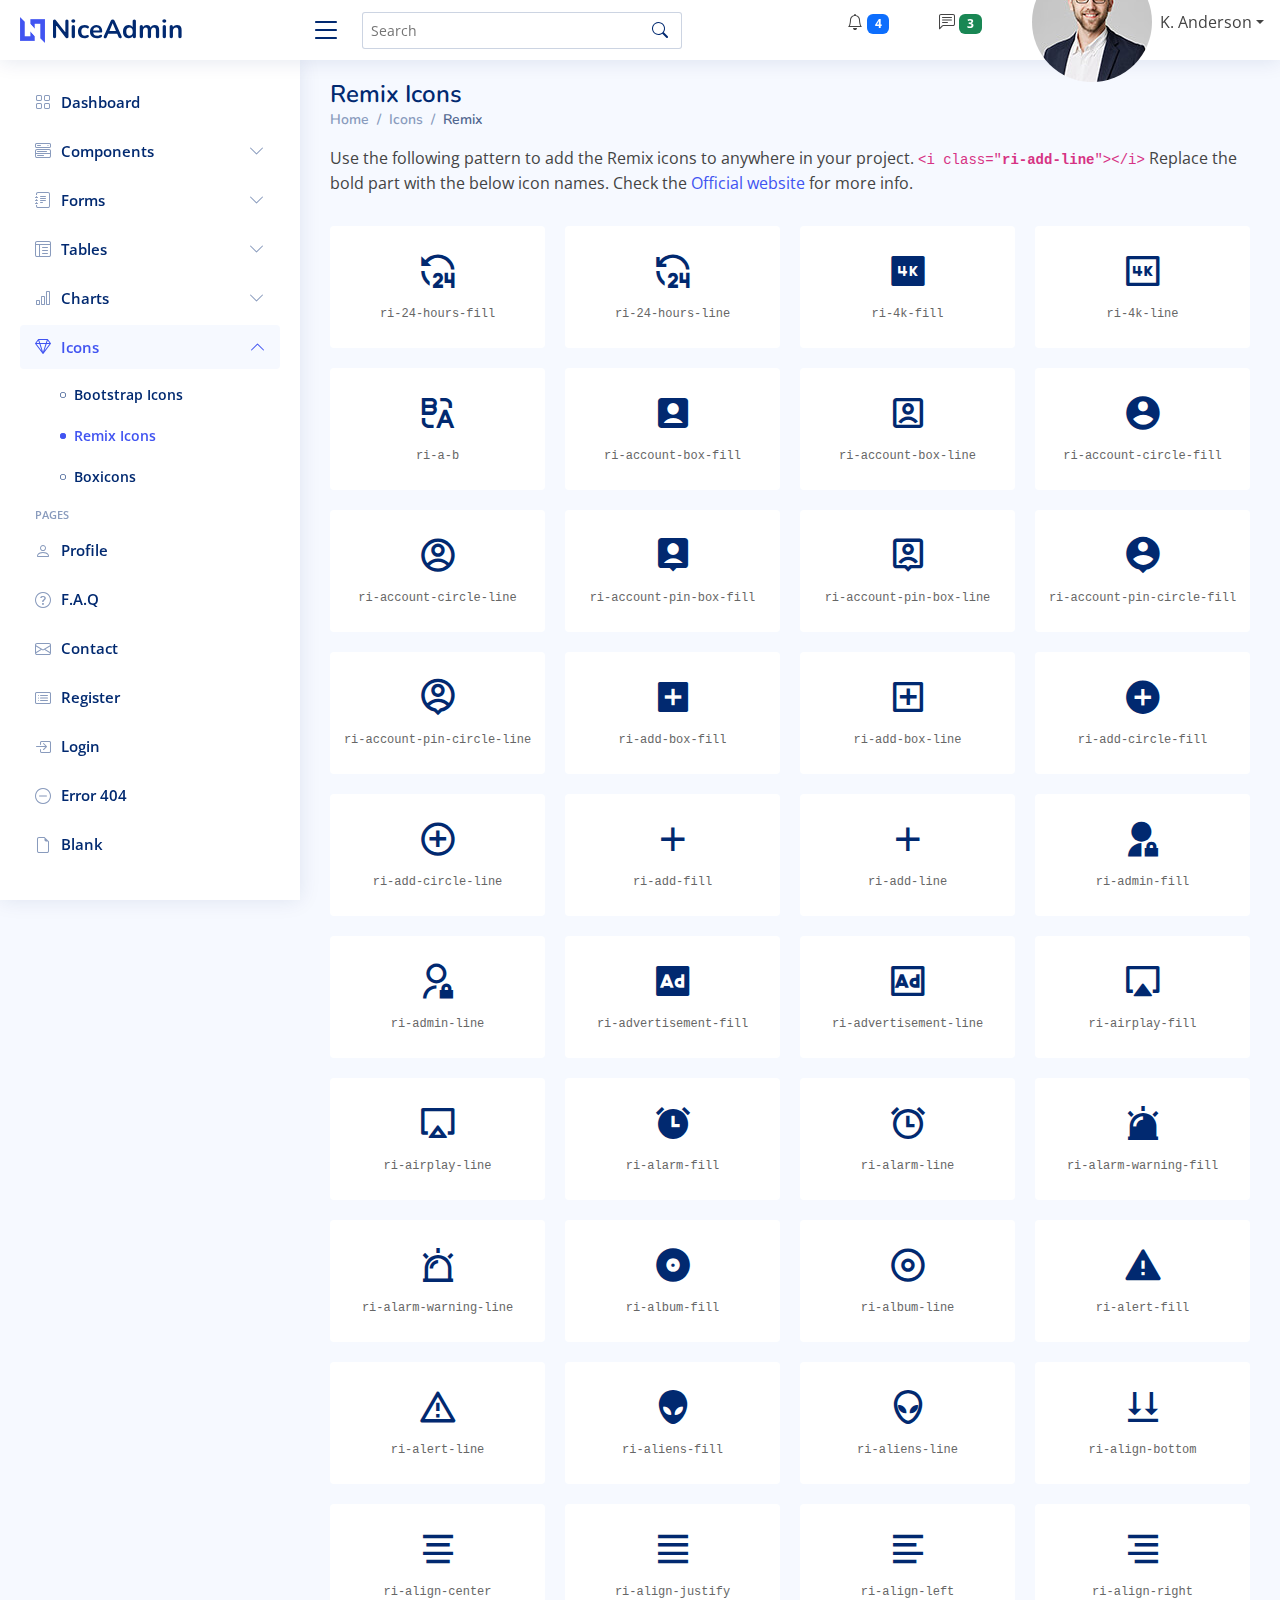
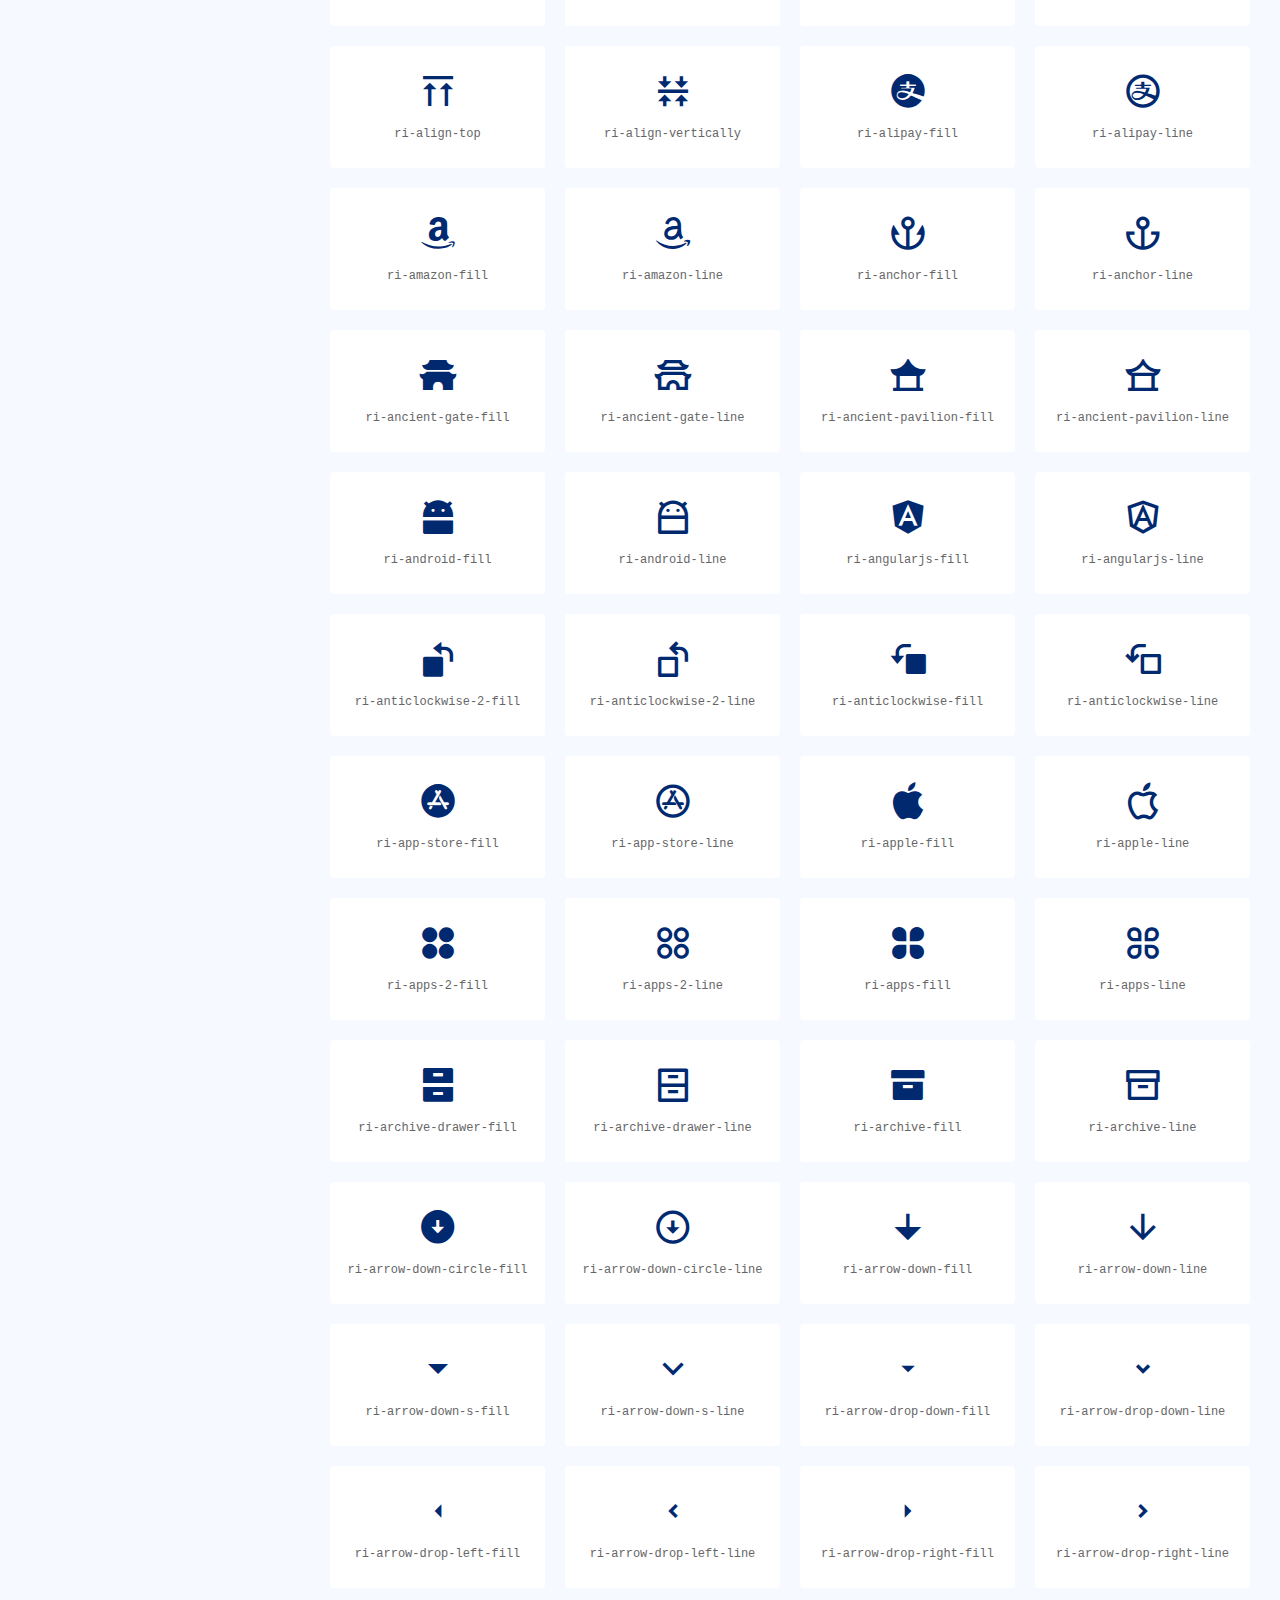
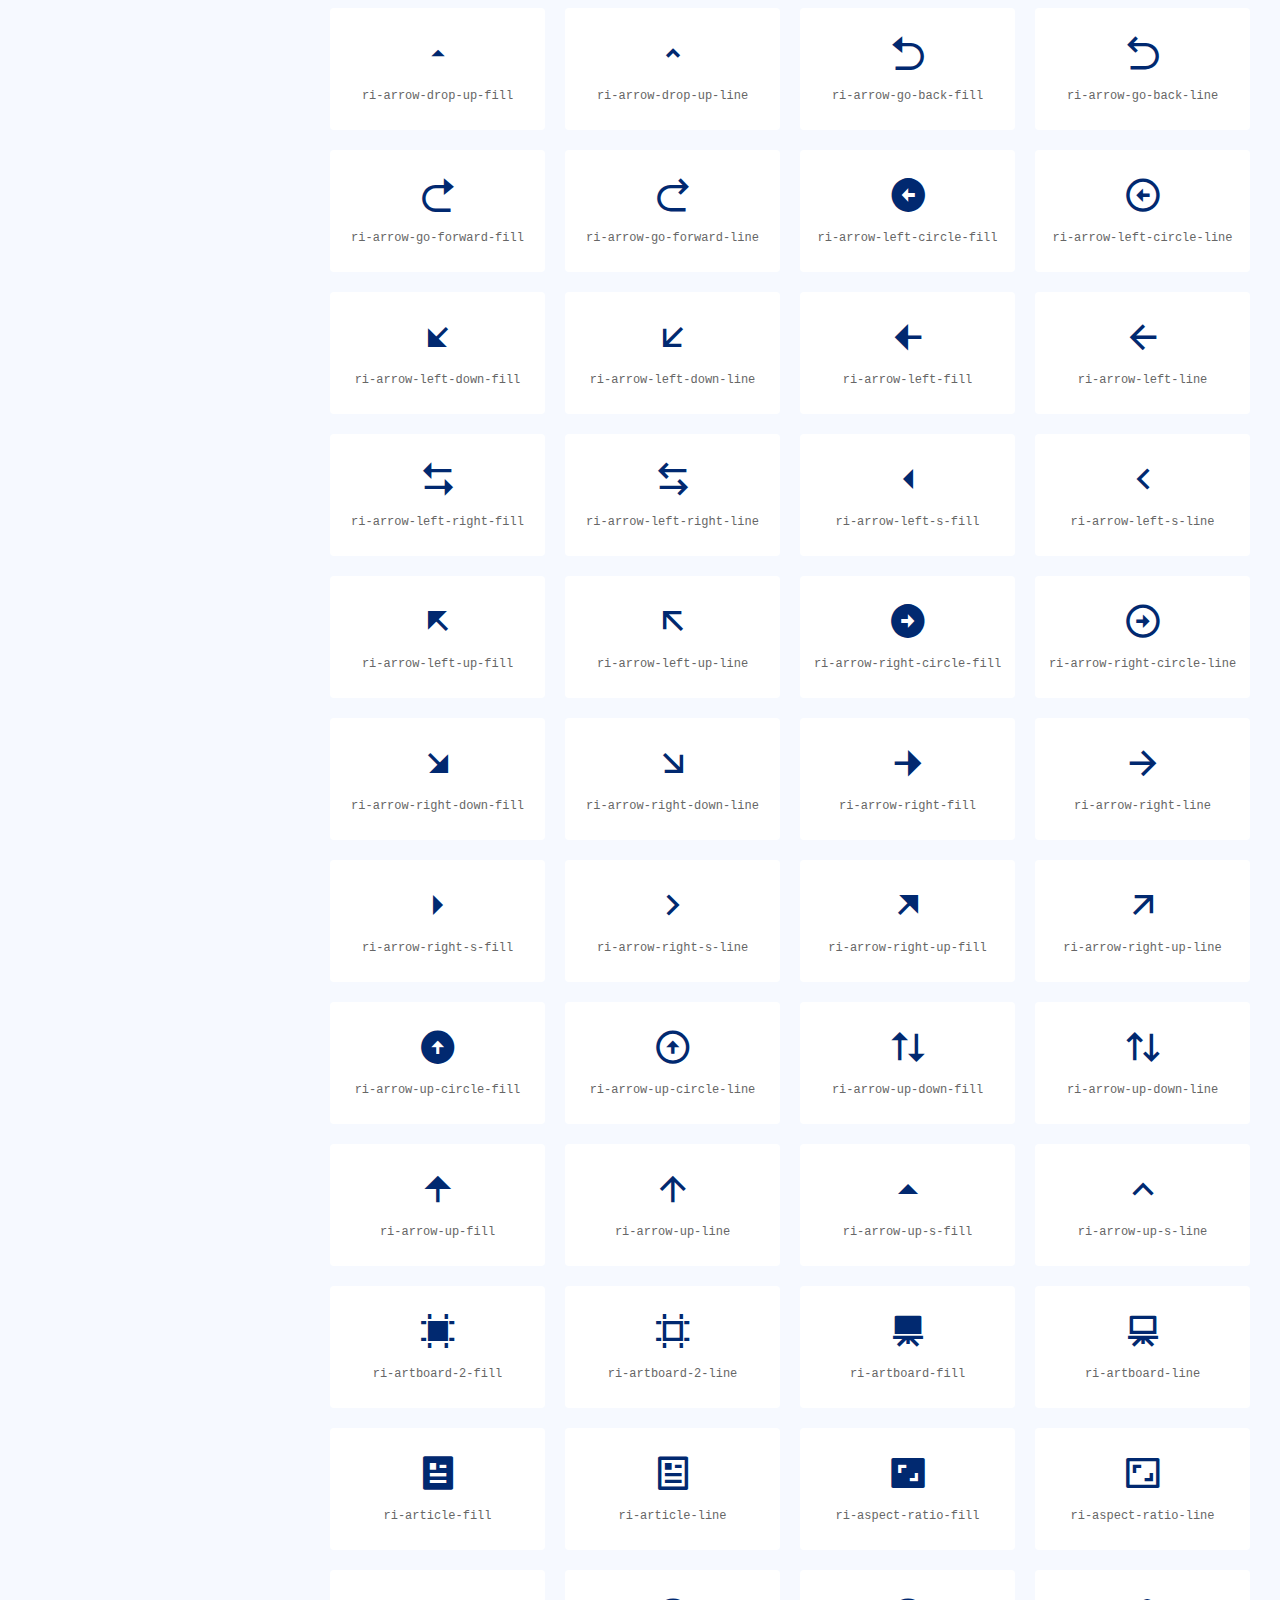
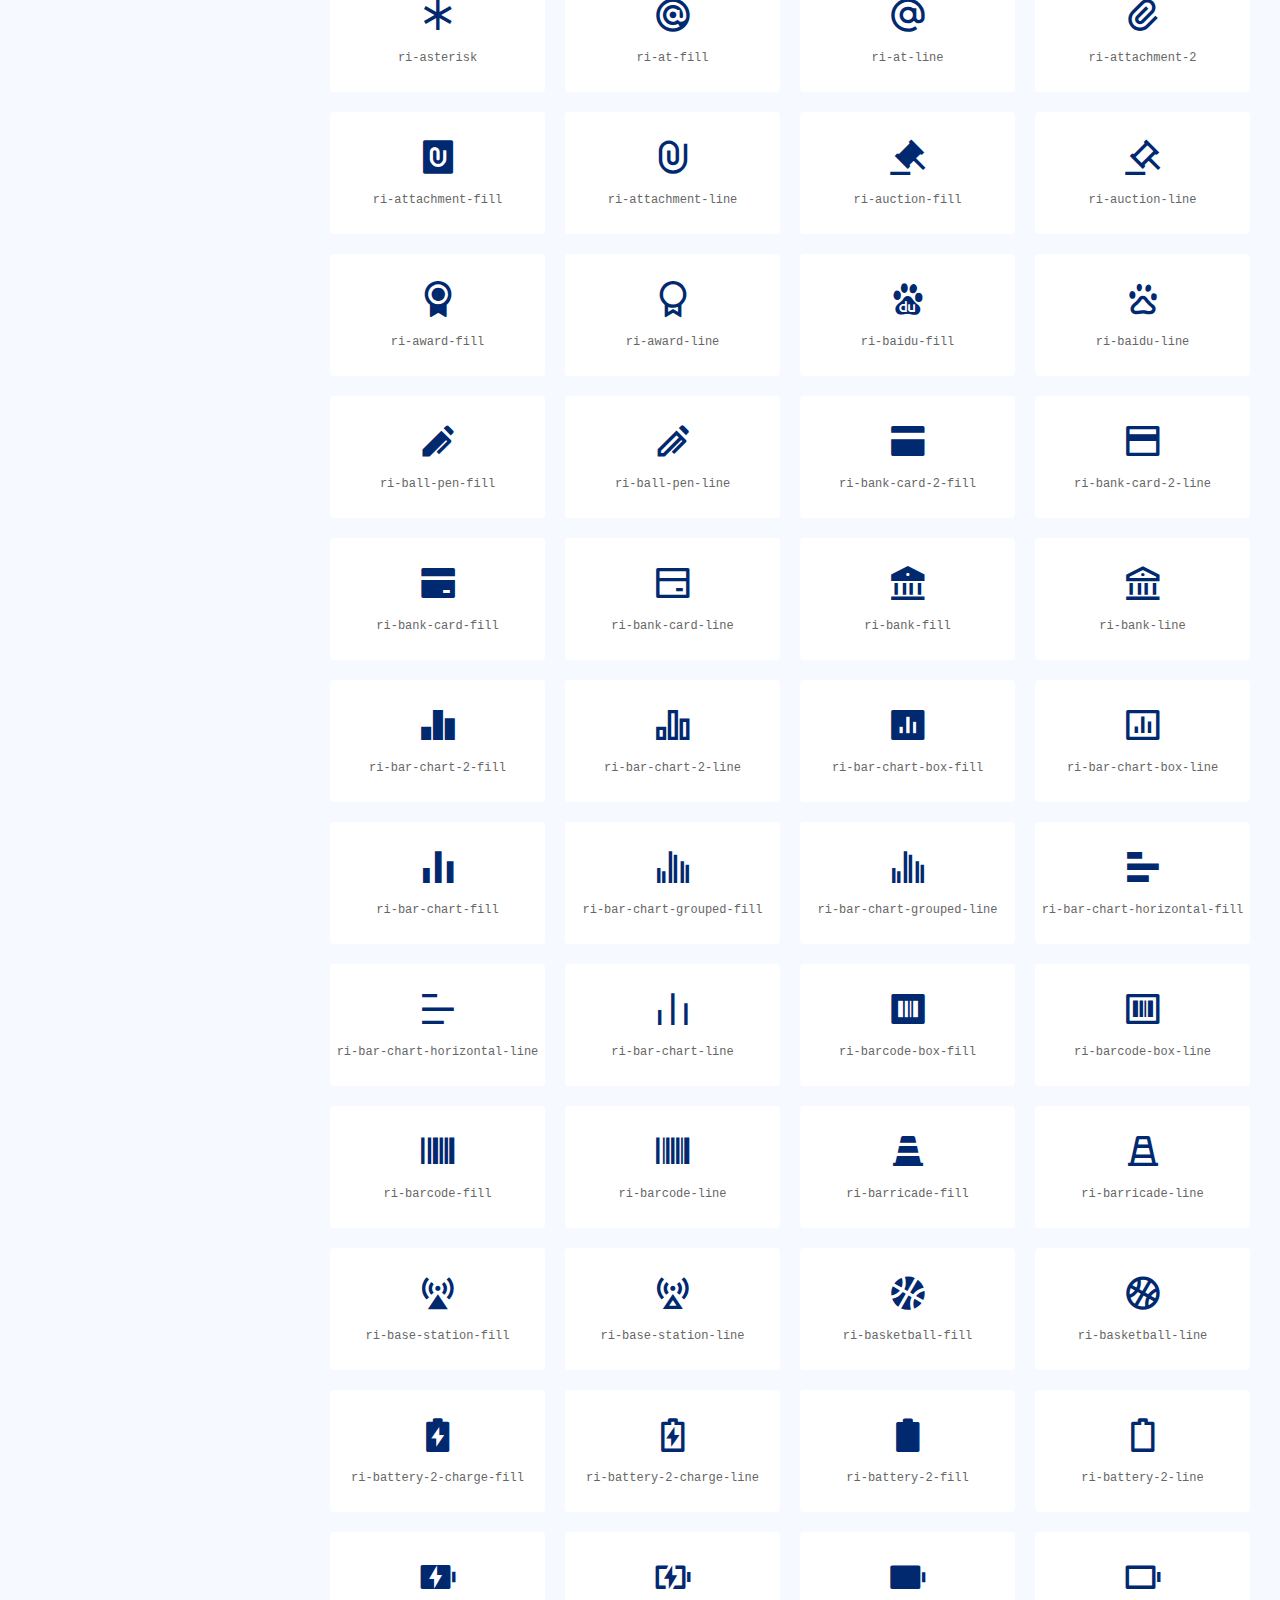
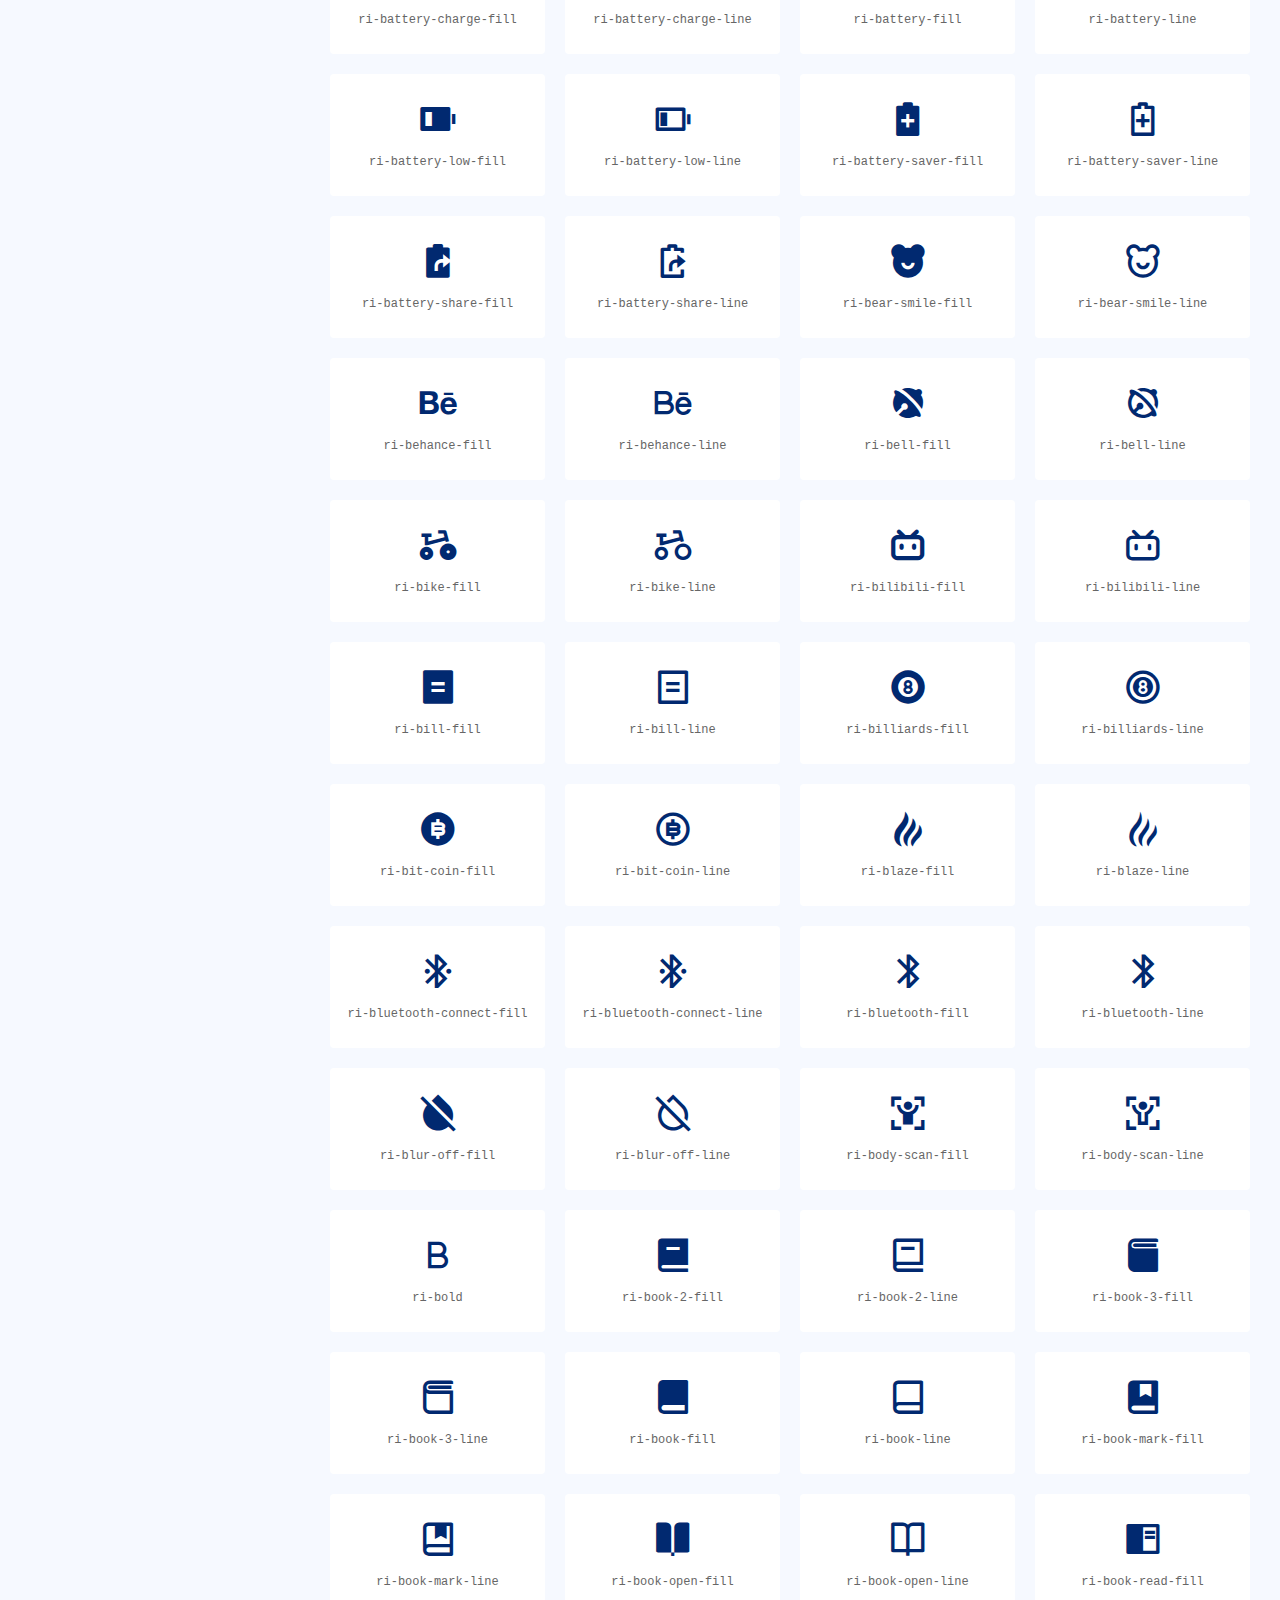
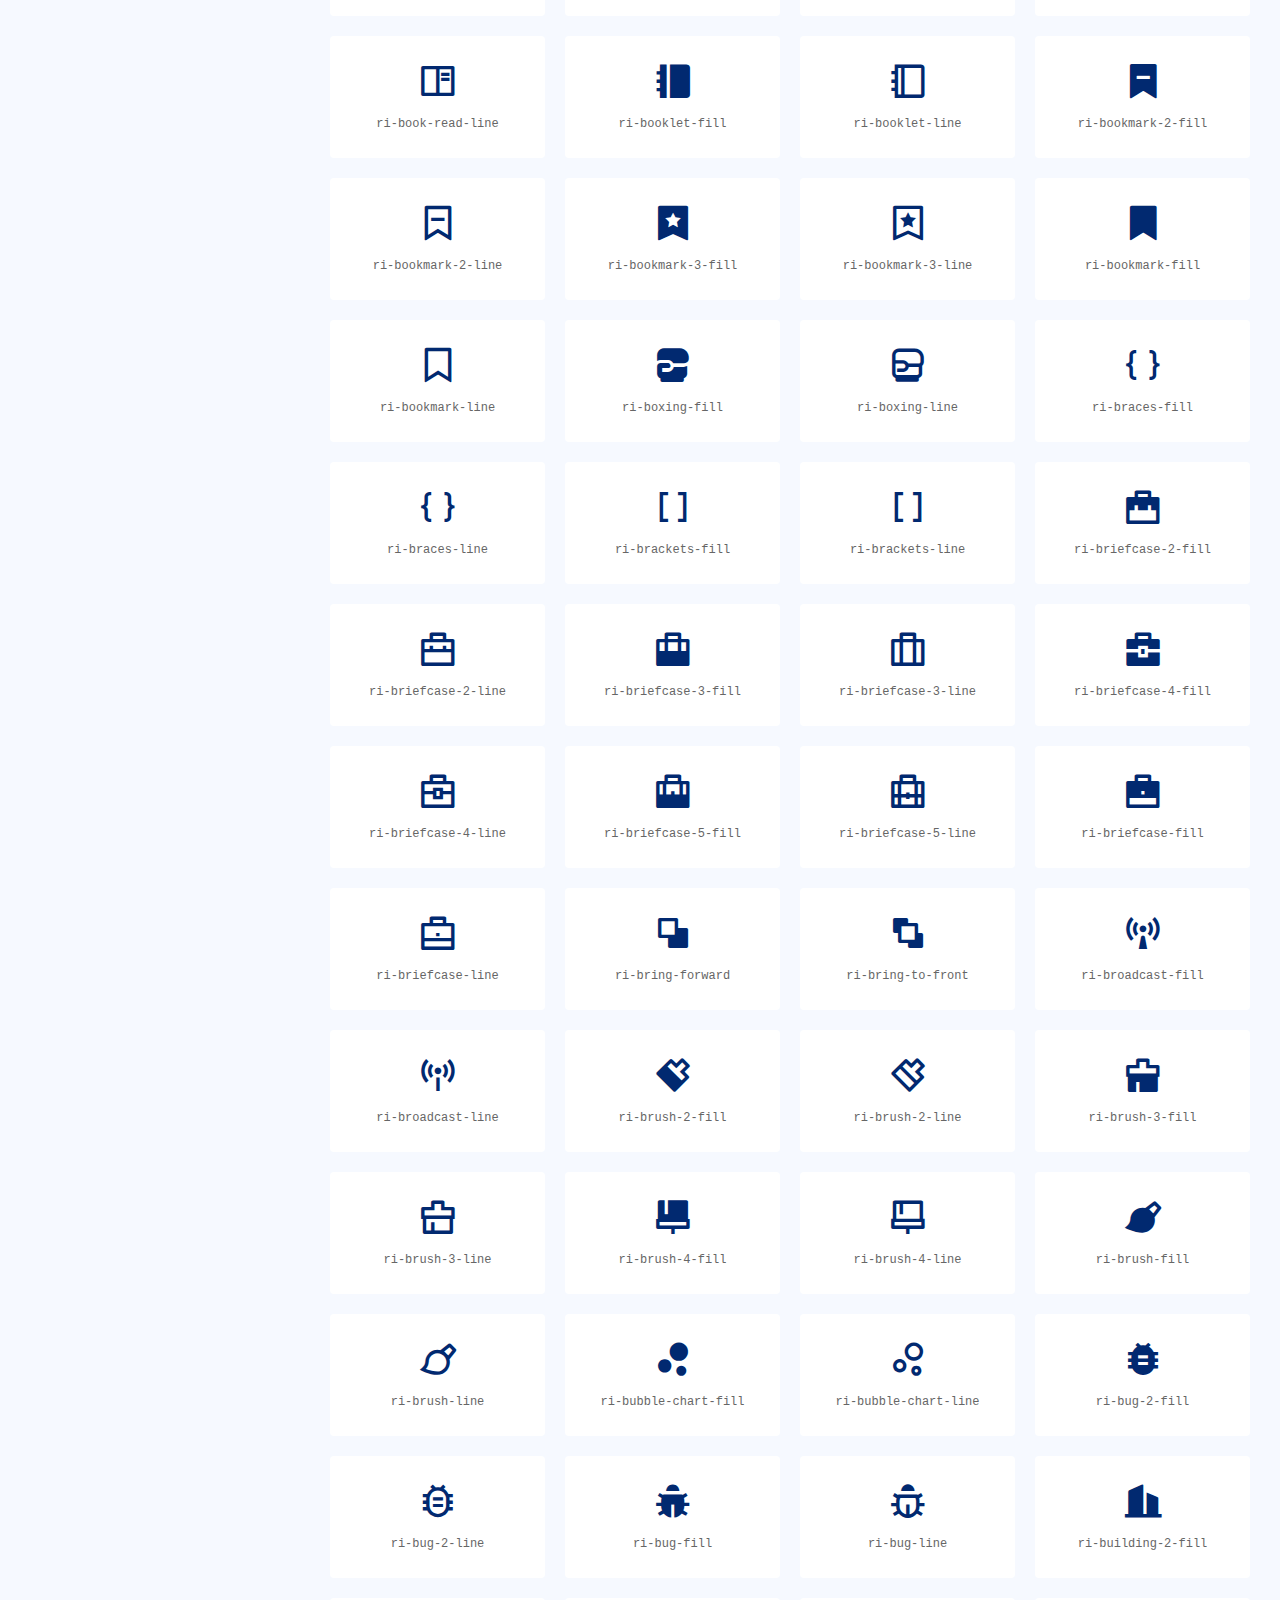
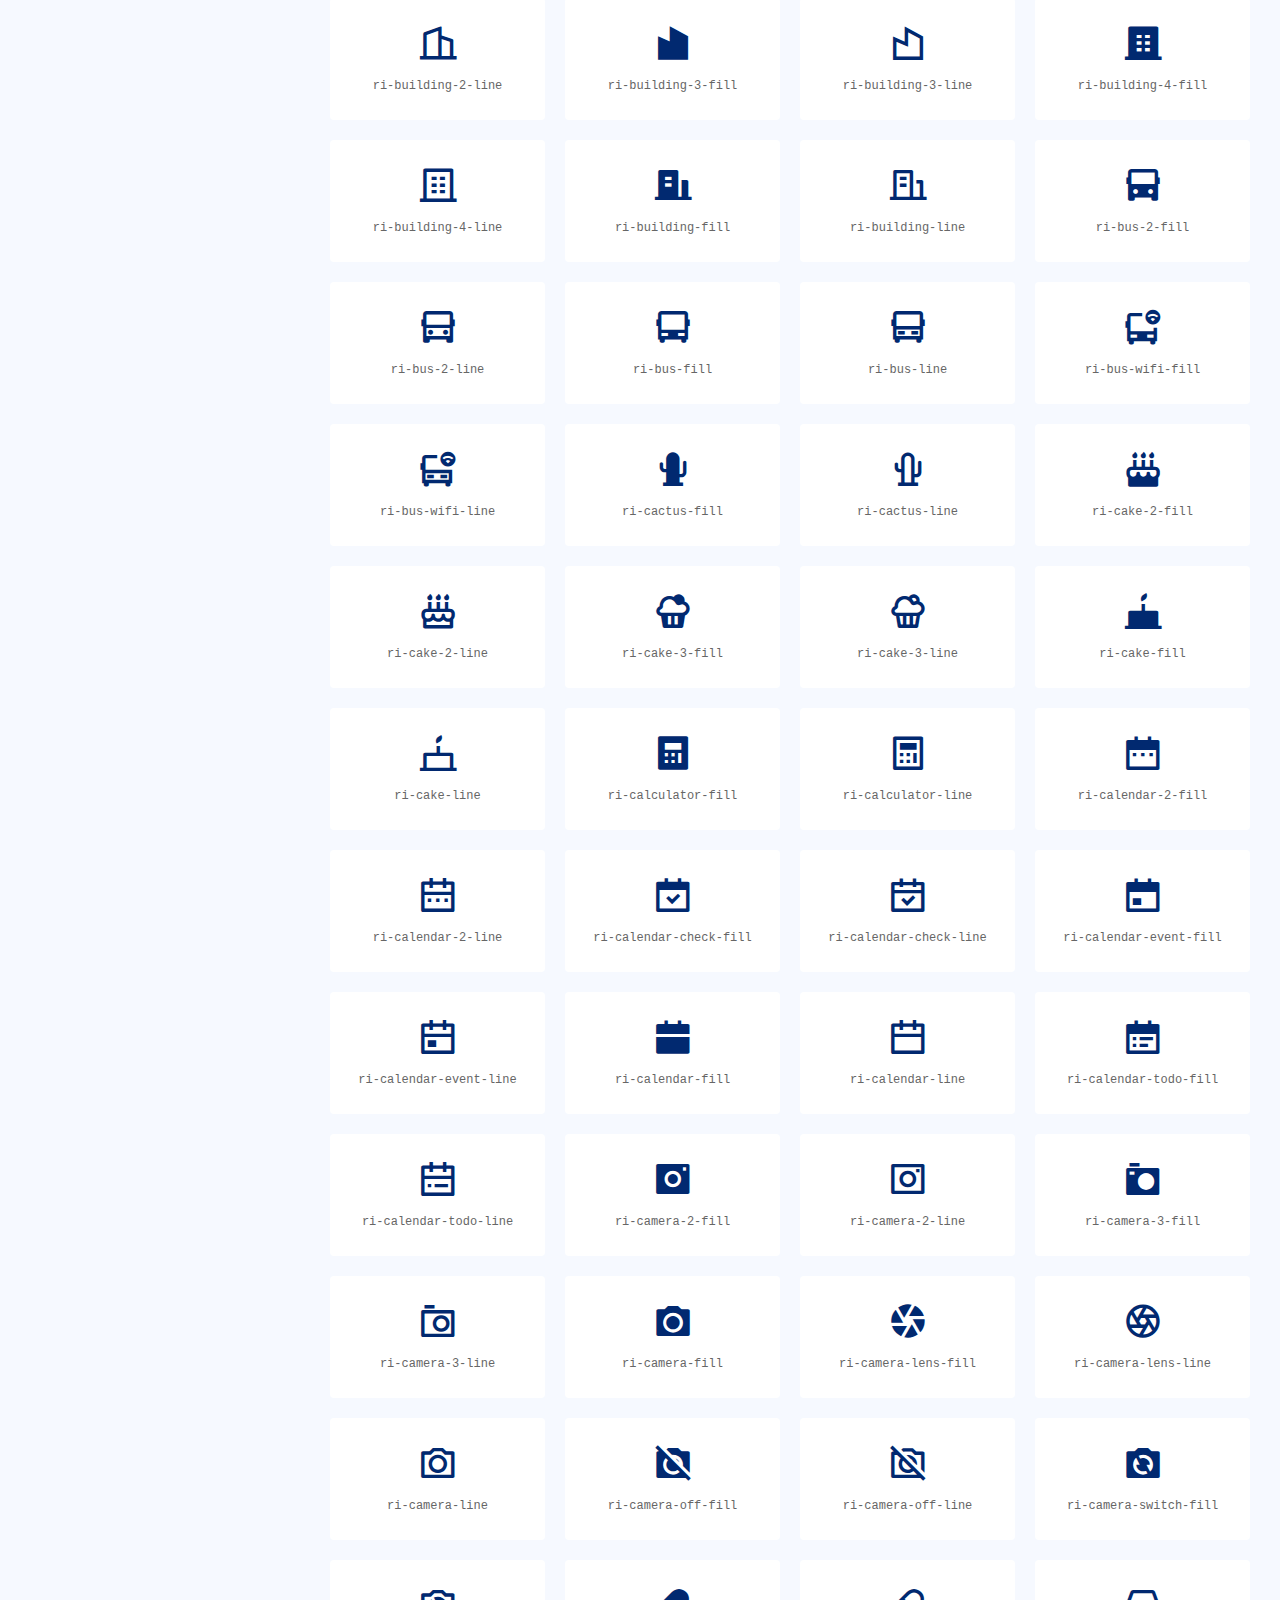
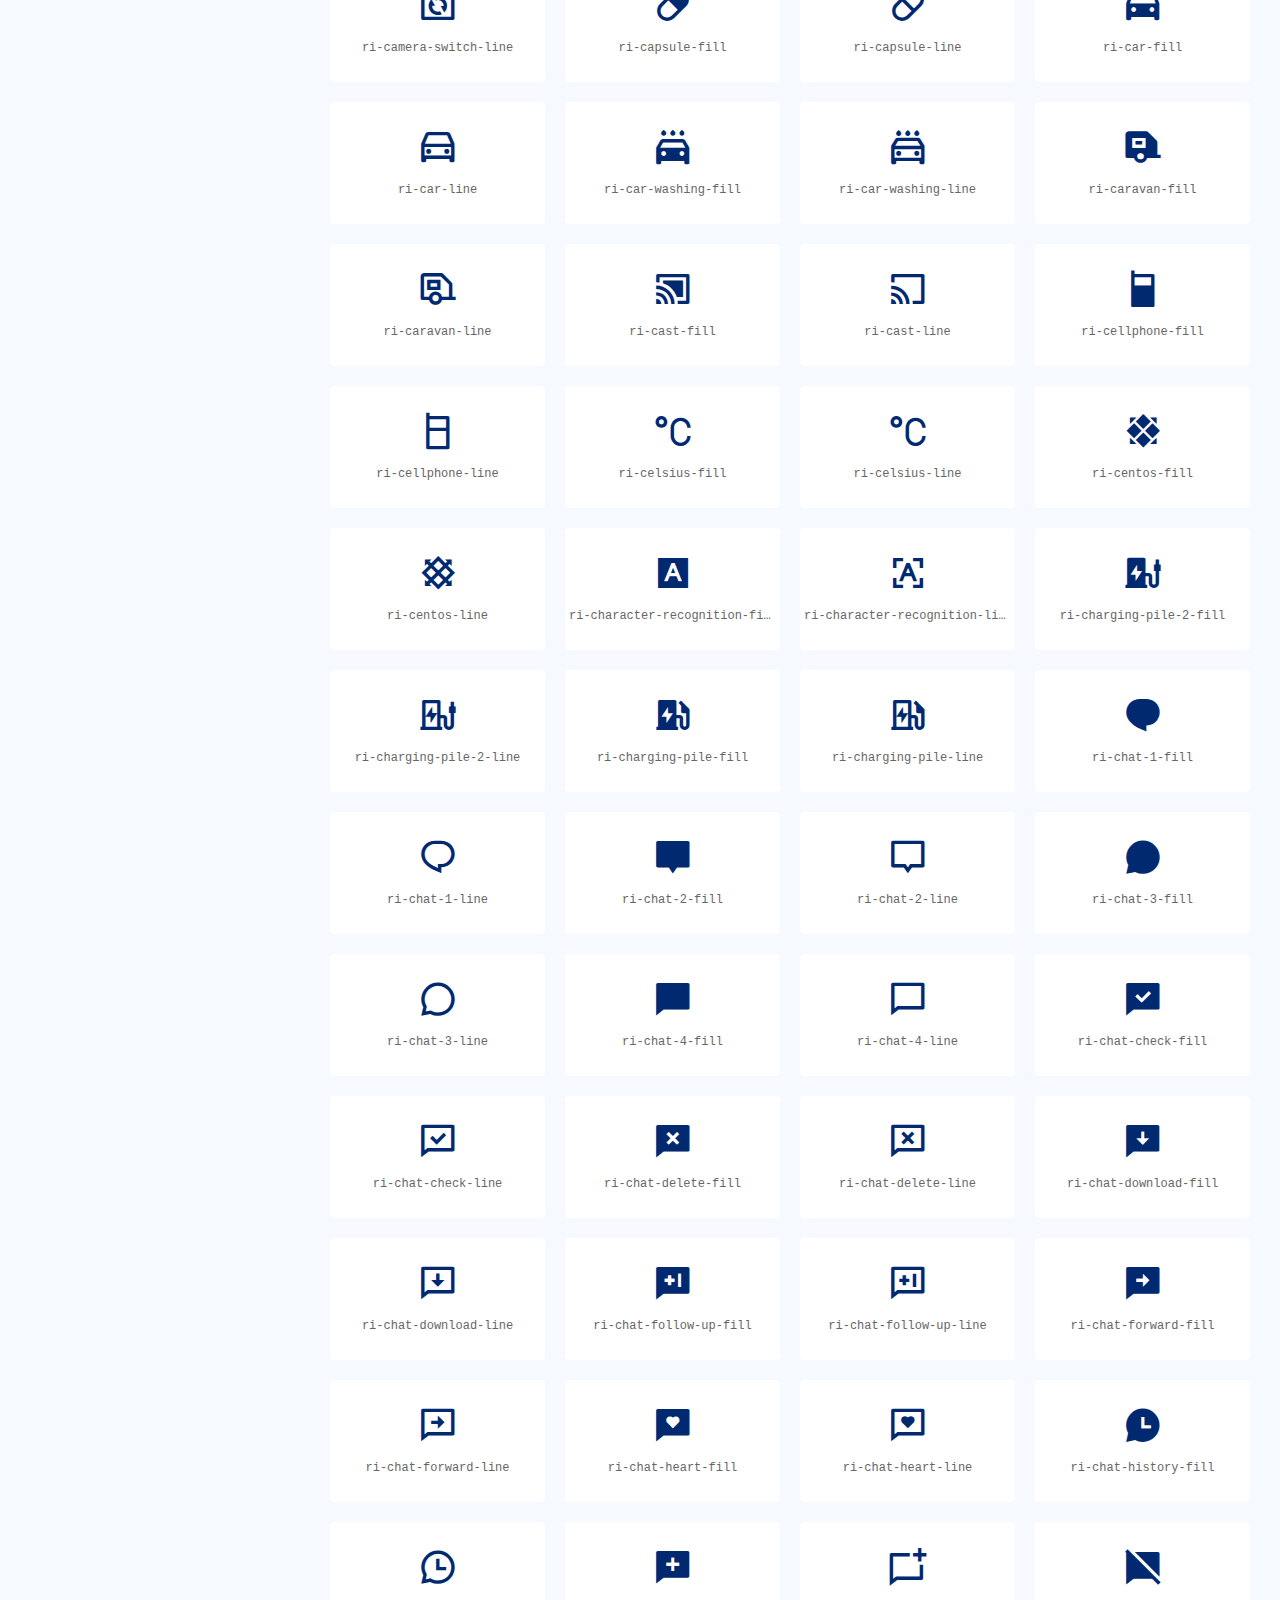
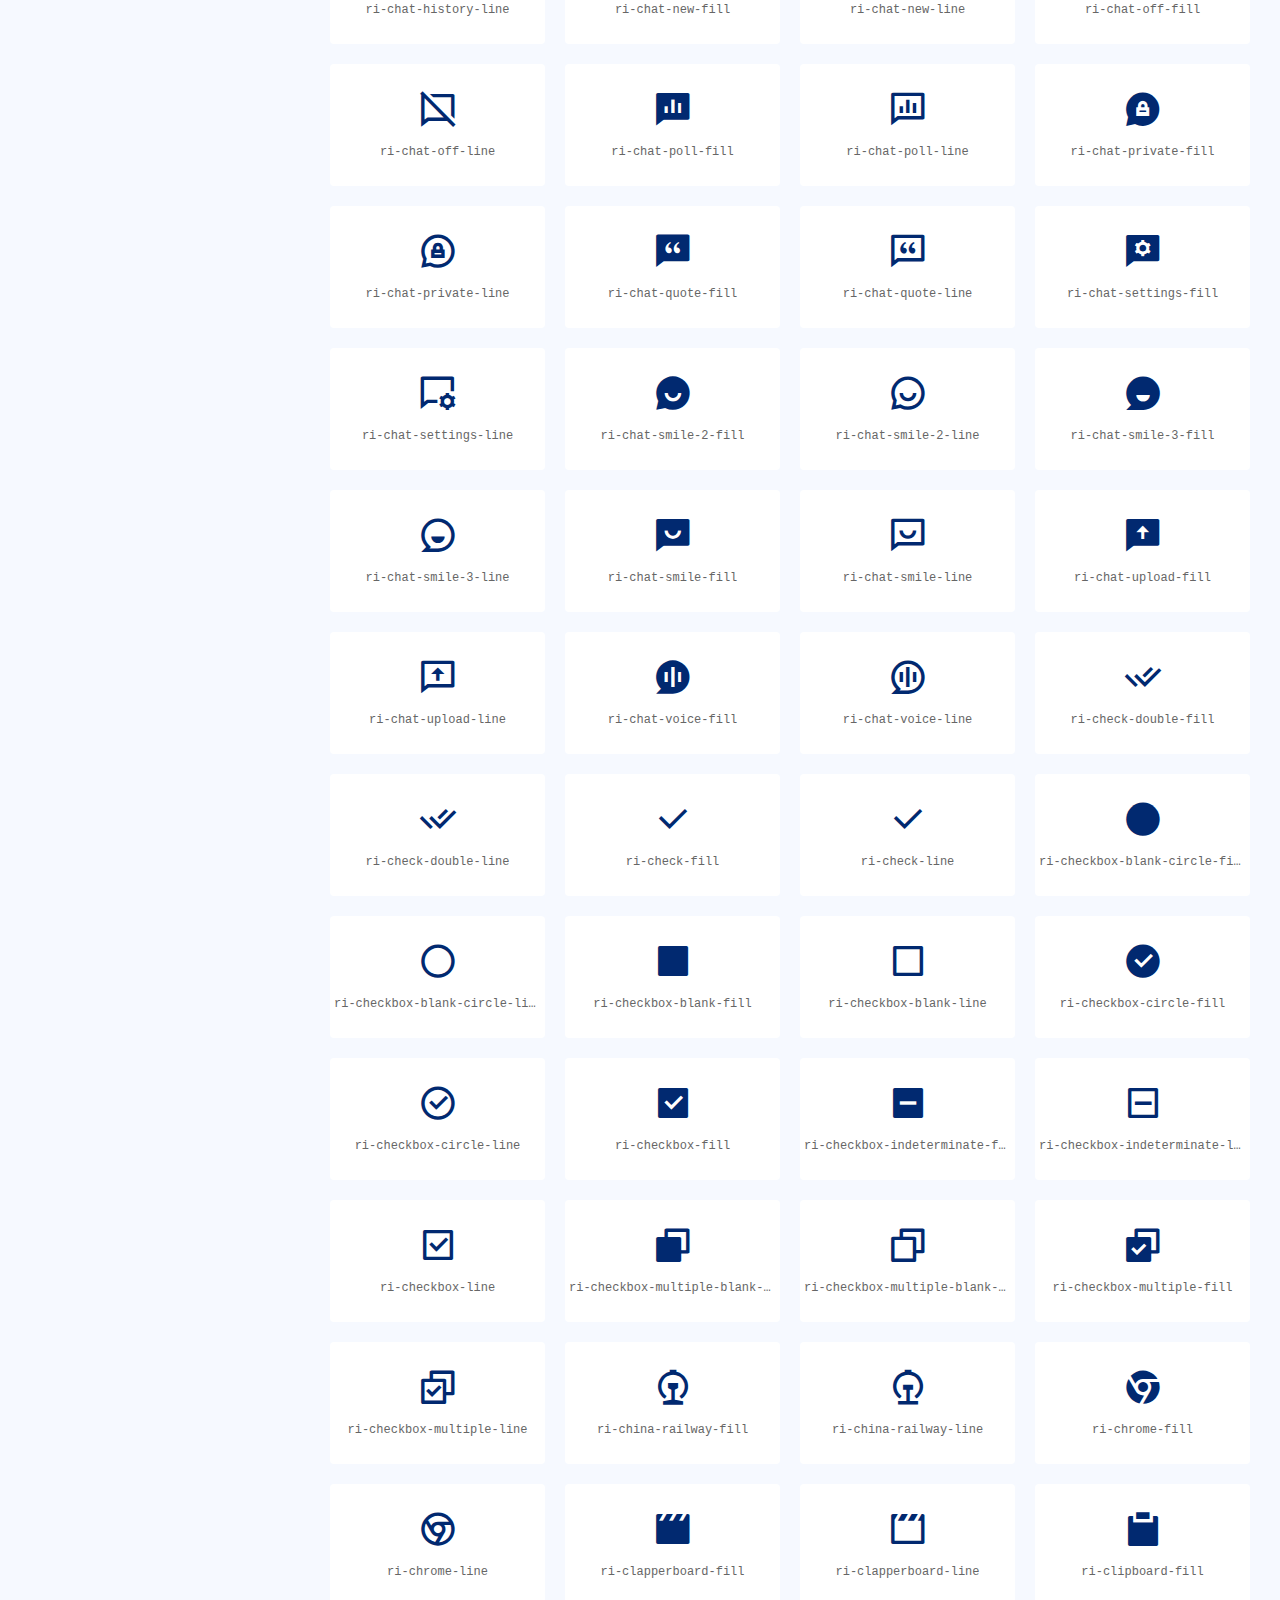
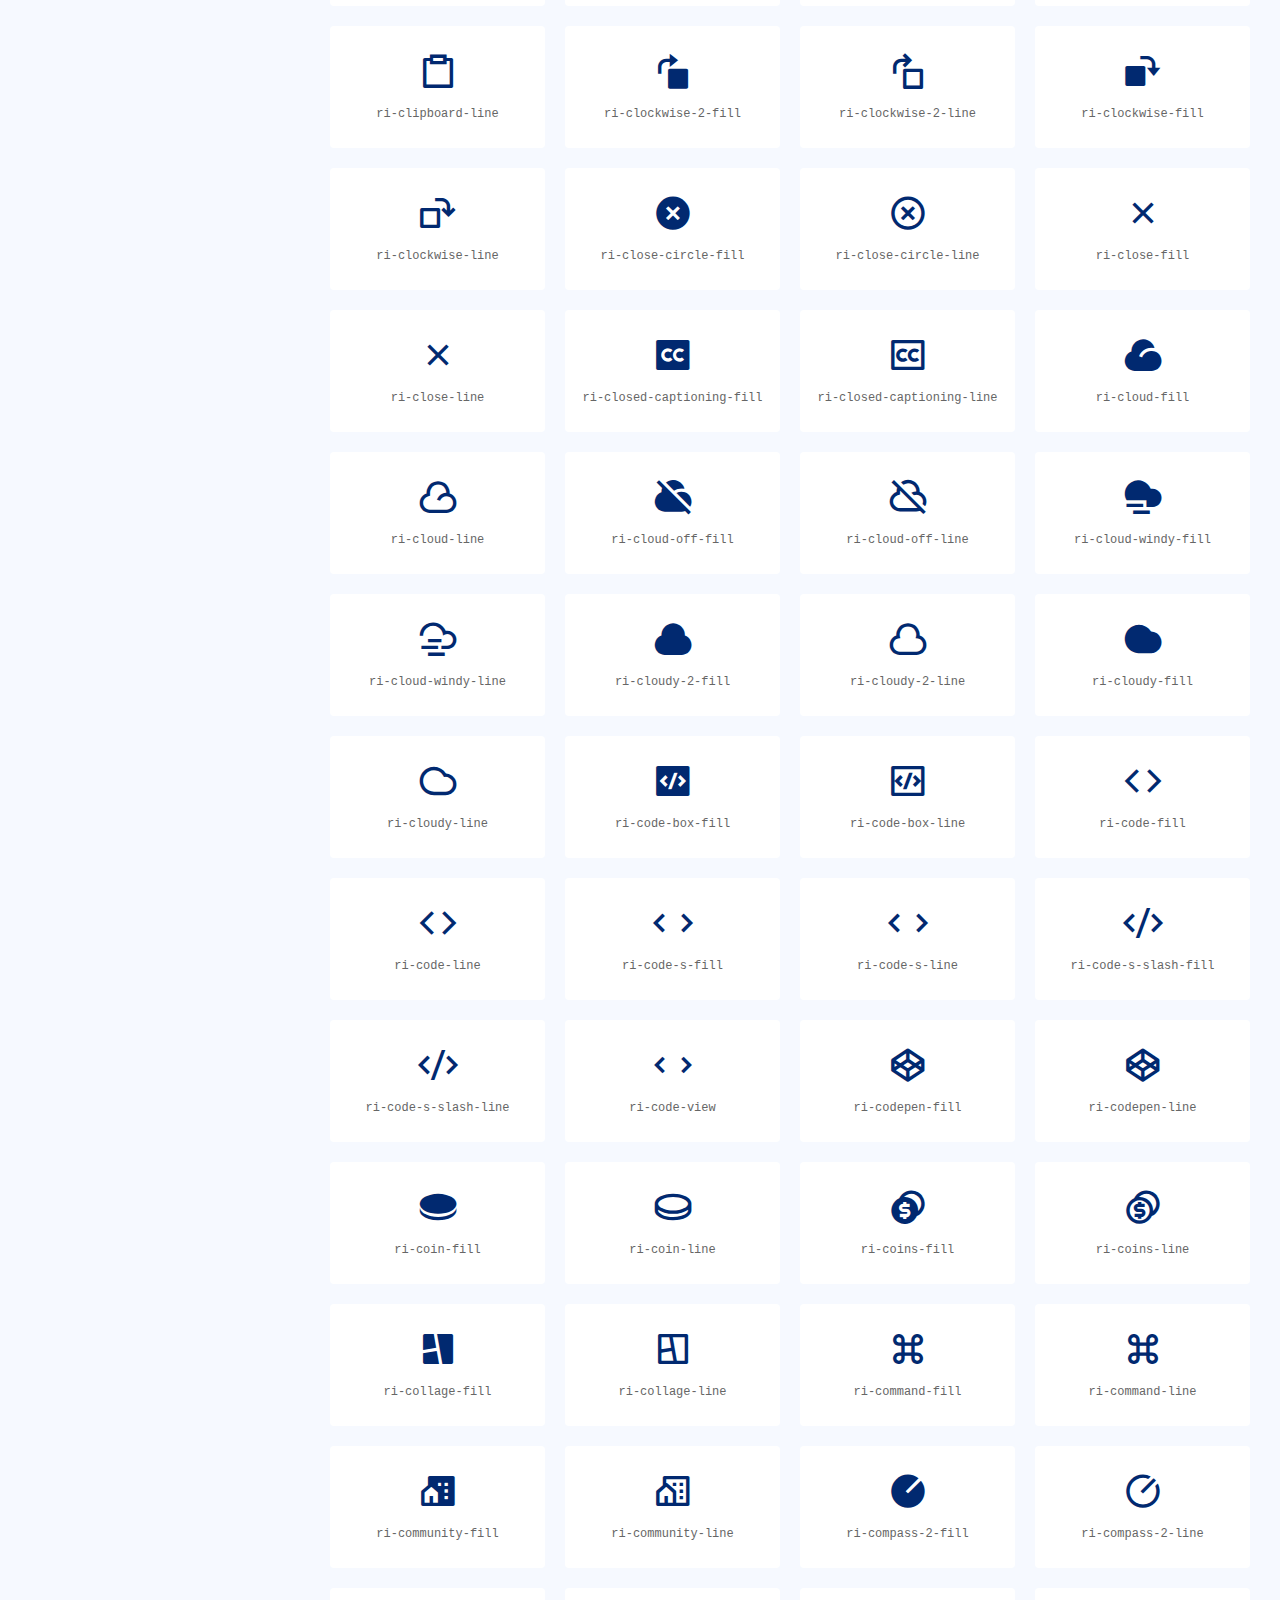
<file: icons-remix.html>
<!DOCTYPE html>
<html lang="en">

<head>
  <meta charset="utf-8">
  <meta content="width=device-width, initial-scale=1.0" name="viewport">

  <title>Icons / Remix - NiceAdmin Bootstrap Template</title>
  <meta content="" name="description">
  <meta content="" name="keywords">

  <!-- Favicons -->
  <link href="assets/img/favicon.png" rel="icon">
  <link href="assets/img/apple-touch-icon.png" rel="apple-touch-icon">

  <!-- Google Fonts -->
  <link href="https://fonts.gstatic.com" rel="preconnect">
  <link href="https://fonts.googleapis.com/css?family=Open+Sans:300,300i,400,400i,600,600i,700,700i|Nunito:300,300i,400,400i,600,600i,700,700i|Poppins:300,300i,400,400i,500,500i,600,600i,700,700i" rel="stylesheet">

  <!-- Vendor CSS Files -->
  <link href="assets/vendor/bootstrap/css/bootstrap.min.css" rel="stylesheet">
  <link href="assets/vendor/bootstrap-icons/bootstrap-icons.css" rel="stylesheet">
  <link href="assets/vendor/boxicons/css/boxicons.min.css" rel="stylesheet">
  <link href="assets/vendor/quill/quill.snow.css" rel="stylesheet">
  <link href="assets/vendor/quill/quill.bubble.css" rel="stylesheet">
  <link href="assets/vendor/remixicon/remixicon.css" rel="stylesheet">
  <link href="assets/vendor/simple-datatables/style.css" rel="stylesheet">

  <!-- Template Main CSS File -->
  <link href="assets/css/style.css" rel="stylesheet">

  <!-- =======================================================
  * Template Name: NiceAdmin
  * Updated: Jul 27 2023 with Bootstrap v5.3.1
  * Template URL: https://bootstrapmade.com/nice-admin-bootstrap-admin-html-template/
  * Author: BootstrapMade.com
  * License: https://bootstrapmade.com/license/
  ======================================================== -->
</head>

<body>

  <!-- ======= Header ======= -->
  <header id="header" class="header fixed-top d-flex align-items-center">

    <div class="d-flex align-items-center justify-content-between">
      <a href="index.html" class="logo d-flex align-items-center">
        <img src="assets/img/logo.png" alt="">
        <span class="d-none d-lg-block">NiceAdmin</span>
      </a>
      <i class="bi bi-list toggle-sidebar-btn"></i>
    </div><!-- End Logo -->

    <div class="search-bar">
      <form class="search-form d-flex align-items-center" method="POST" action="#">
        <input type="text" name="query" placeholder="Search" title="Enter search keyword">
        <button type="submit" title="Search"><i class="bi bi-search"></i></button>
      </form>
    </div><!-- End Search Bar -->

    <nav class="header-nav ms-auto">
      <ul class="d-flex align-items-center">

        <li class="nav-item d-block d-lg-none">
          <a class="nav-link nav-icon search-bar-toggle " href="#">
            <i class="bi bi-search"></i>
          </a>
        </li><!-- End Search Icon-->

        <li class="nav-item dropdown">

          <a class="nav-link nav-icon" href="#" data-bs-toggle="dropdown">
            <i class="bi bi-bell"></i>
            <span class="badge bg-primary badge-number">4</span>
          </a><!-- End Notification Icon -->

          <ul class="dropdown-menu dropdown-menu-end dropdown-menu-arrow notifications">
            <li class="dropdown-header">
              You have 4 new notifications
              <a href="#"><span class="badge rounded-pill bg-primary p-2 ms-2">View all</span></a>
            </li>
            <li>
              <hr class="dropdown-divider">
            </li>

            <li class="notification-item">
              <i class="bi bi-exclamation-circle text-warning"></i>
              <div>
                <h4>Lorem Ipsum</h4>
                <p>Quae dolorem earum veritatis oditseno</p>
                <p>30 min. ago</p>
              </div>
            </li>

            <li>
              <hr class="dropdown-divider">
            </li>

            <li class="notification-item">
              <i class="bi bi-x-circle text-danger"></i>
              <div>
                <h4>Atque rerum nesciunt</h4>
                <p>Quae dolorem earum veritatis oditseno</p>
                <p>1 hr. ago</p>
              </div>
            </li>

            <li>
              <hr class="dropdown-divider">
            </li>

            <li class="notification-item">
              <i class="bi bi-check-circle text-success"></i>
              <div>
                <h4>Sit rerum fuga</h4>
                <p>Quae dolorem earum veritatis oditseno</p>
                <p>2 hrs. ago</p>
              </div>
            </li>

            <li>
              <hr class="dropdown-divider">
            </li>

            <li class="notification-item">
              <i class="bi bi-info-circle text-primary"></i>
              <div>
                <h4>Dicta reprehenderit</h4>
                <p>Quae dolorem earum veritatis oditseno</p>
                <p>4 hrs. ago</p>
              </div>
            </li>

            <li>
              <hr class="dropdown-divider">
            </li>
            <li class="dropdown-footer">
              <a href="#">Show all notifications</a>
            </li>

          </ul><!-- End Notification Dropdown Items -->

        </li><!-- End Notification Nav -->

        <li class="nav-item dropdown">

          <a class="nav-link nav-icon" href="#" data-bs-toggle="dropdown">
            <i class="bi bi-chat-left-text"></i>
            <span class="badge bg-success badge-number">3</span>
          </a><!-- End Messages Icon -->

          <ul class="dropdown-menu dropdown-menu-end dropdown-menu-arrow messages">
            <li class="dropdown-header">
              You have 3 new messages
              <a href="#"><span class="badge rounded-pill bg-primary p-2 ms-2">View all</span></a>
            </li>
            <li>
              <hr class="dropdown-divider">
            </li>

            <li class="message-item">
              <a href="#">
                <img src="assets/img/messages-1.jpg" alt="" class="rounded-circle">
                <div>
                  <h4>Maria Hudson</h4>
                  <p>Velit asperiores et ducimus soluta repudiandae labore officia est ut...</p>
                  <p>4 hrs. ago</p>
                </div>
              </a>
            </li>
            <li>
              <hr class="dropdown-divider">
            </li>

            <li class="message-item">
              <a href="#">
                <img src="assets/img/messages-2.jpg" alt="" class="rounded-circle">
                <div>
                  <h4>Anna Nelson</h4>
                  <p>Velit asperiores et ducimus soluta repudiandae labore officia est ut...</p>
                  <p>6 hrs. ago</p>
                </div>
              </a>
            </li>
            <li>
              <hr class="dropdown-divider">
            </li>

            <li class="message-item">
              <a href="#">
                <img src="assets/img/messages-3.jpg" alt="" class="rounded-circle">
                <div>
                  <h4>David Muldon</h4>
                  <p>Velit asperiores et ducimus soluta repudiandae labore officia est ut...</p>
                  <p>8 hrs. ago</p>
                </div>
              </a>
            </li>
            <li>
              <hr class="dropdown-divider">
            </li>

            <li class="dropdown-footer">
              <a href="#">Show all messages</a>
            </li>

          </ul><!-- End Messages Dropdown Items -->

        </li><!-- End Messages Nav -->

        <li class="nav-item dropdown pe-3">

          <a class="nav-link nav-profile d-flex align-items-center pe-0" href="#" data-bs-toggle="dropdown">
            <img src="assets/img/profile-img.jpg" alt="Profile" class="rounded-circle">
            <span class="d-none d-md-block dropdown-toggle ps-2">K. Anderson</span>
          </a><!-- End Profile Iamge Icon -->

          <ul class="dropdown-menu dropdown-menu-end dropdown-menu-arrow profile">
            <li class="dropdown-header">
              <h6>Kevin Anderson</h6>
              <span>Web Designer</span>
            </li>
            <li>
              <hr class="dropdown-divider">
            </li>

            <li>
              <a class="dropdown-item d-flex align-items-center" href="users-profile.html">
                <i class="bi bi-person"></i>
                <span>My Profile</span>
              </a>
            </li>
            <li>
              <hr class="dropdown-divider">
            </li>

            <li>
              <a class="dropdown-item d-flex align-items-center" href="users-profile.html">
                <i class="bi bi-gear"></i>
                <span>Account Settings</span>
              </a>
            </li>
            <li>
              <hr class="dropdown-divider">
            </li>

            <li>
              <a class="dropdown-item d-flex align-items-center" href="pages-faq.html">
                <i class="bi bi-question-circle"></i>
                <span>Need Help?</span>
              </a>
            </li>
            <li>
              <hr class="dropdown-divider">
            </li>

            <li>
              <a class="dropdown-item d-flex align-items-center" href="#">
                <i class="bi bi-box-arrow-right"></i>
                <span>Sign Out</span>
              </a>
            </li>

          </ul><!-- End Profile Dropdown Items -->
        </li><!-- End Profile Nav -->

      </ul>
    </nav><!-- End Icons Navigation -->

  </header><!-- End Header -->

  <!-- ======= Sidebar ======= -->
  <aside id="sidebar" class="sidebar">

    <ul class="sidebar-nav" id="sidebar-nav">

      <li class="nav-item">
        <a class="nav-link collapsed" href="index.html">
          <i class="bi bi-grid"></i>
          <span>Dashboard</span>
        </a>
      </li><!-- End Dashboard Nav -->

      <li class="nav-item">
        <a class="nav-link collapsed" data-bs-target="#components-nav" data-bs-toggle="collapse" href="#">
          <i class="bi bi-menu-button-wide"></i><span>Components</span><i class="bi bi-chevron-down ms-auto"></i>
        </a>
        <ul id="components-nav" class="nav-content collapse " data-bs-parent="#sidebar-nav">
          <li>
            <a href="components-alerts.html">
              <i class="bi bi-circle"></i><span>Alerts</span>
            </a>
          </li>
          <li>
            <a href="components-accordion.html">
              <i class="bi bi-circle"></i><span>Accordion</span>
            </a>
          </li>
          <li>
            <a href="components-badges.html">
              <i class="bi bi-circle"></i><span>Badges</span>
            </a>
          </li>
          <li>
            <a href="components-breadcrumbs.html">
              <i class="bi bi-circle"></i><span>Breadcrumbs</span>
            </a>
          </li>
          <li>
            <a href="components-buttons.html">
              <i class="bi bi-circle"></i><span>Buttons</span>
            </a>
          </li>
          <li>
            <a href="components-cards.html">
              <i class="bi bi-circle"></i><span>Cards</span>
            </a>
          </li>
          <li>
            <a href="components-carousel.html">
              <i class="bi bi-circle"></i><span>Carousel</span>
            </a>
          </li>
          <li>
            <a href="components-list-group.html">
              <i class="bi bi-circle"></i><span>List group</span>
            </a>
          </li>
          <li>
            <a href="components-modal.html">
              <i class="bi bi-circle"></i><span>Modal</span>
            </a>
          </li>
          <li>
            <a href="components-tabs.html">
              <i class="bi bi-circle"></i><span>Tabs</span>
            </a>
          </li>
          <li>
            <a href="components-pagination.html">
              <i class="bi bi-circle"></i><span>Pagination</span>
            </a>
          </li>
          <li>
            <a href="components-progress.html">
              <i class="bi bi-circle"></i><span>Progress</span>
            </a>
          </li>
          <li>
            <a href="components-spinners.html">
              <i class="bi bi-circle"></i><span>Spinners</span>
            </a>
          </li>
          <li>
            <a href="components-tooltips.html">
              <i class="bi bi-circle"></i><span>Tooltips</span>
            </a>
          </li>
        </ul>
      </li><!-- End Components Nav -->

      <li class="nav-item">
        <a class="nav-link collapsed" data-bs-target="#forms-nav" data-bs-toggle="collapse" href="#">
          <i class="bi bi-journal-text"></i><span>Forms</span><i class="bi bi-chevron-down ms-auto"></i>
        </a>
        <ul id="forms-nav" class="nav-content collapse " data-bs-parent="#sidebar-nav">
          <li>
            <a href="forms-elements.html">
              <i class="bi bi-circle"></i><span>Form Elements</span>
            </a>
          </li>
          <li>
            <a href="forms-layouts.html">
              <i class="bi bi-circle"></i><span>Form Layouts</span>
            </a>
          </li>
          <li>
            <a href="forms-editors.html">
              <i class="bi bi-circle"></i><span>Form Editors</span>
            </a>
          </li>
          <li>
            <a href="forms-validation.html">
              <i class="bi bi-circle"></i><span>Form Validation</span>
            </a>
          </li>
        </ul>
      </li><!-- End Forms Nav -->

      <li class="nav-item">
        <a class="nav-link collapsed" data-bs-target="#tables-nav" data-bs-toggle="collapse" href="#">
          <i class="bi bi-layout-text-window-reverse"></i><span>Tables</span><i class="bi bi-chevron-down ms-auto"></i>
        </a>
        <ul id="tables-nav" class="nav-content collapse " data-bs-parent="#sidebar-nav">
          <li>
            <a href="tables-general.html">
              <i class="bi bi-circle"></i><span>General Tables</span>
            </a>
          </li>
          <li>
            <a href="tables-data.html">
              <i class="bi bi-circle"></i><span>Data Tables</span>
            </a>
          </li>
        </ul>
      </li><!-- End Tables Nav -->

      <li class="nav-item">
        <a class="nav-link collapsed" data-bs-target="#charts-nav" data-bs-toggle="collapse" href="#">
          <i class="bi bi-bar-chart"></i><span>Charts</span><i class="bi bi-chevron-down ms-auto"></i>
        </a>
        <ul id="charts-nav" class="nav-content collapse " data-bs-parent="#sidebar-nav">
          <li>
            <a href="charts-chartjs.html">
              <i class="bi bi-circle"></i><span>Chart.js</span>
            </a>
          </li>
          <li>
            <a href="charts-apexcharts.html">
              <i class="bi bi-circle"></i><span>ApexCharts</span>
            </a>
          </li>
          <li>
            <a href="charts-echarts.html">
              <i class="bi bi-circle"></i><span>ECharts</span>
            </a>
          </li>
        </ul>
      </li><!-- End Charts Nav -->

      <li class="nav-item">
        <a class="nav-link " data-bs-target="#icons-nav" data-bs-toggle="collapse" href="#">
          <i class="bi bi-gem"></i><span>Icons</span><i class="bi bi-chevron-down ms-auto"></i>
        </a>
        <ul id="icons-nav" class="nav-content collapse show" data-bs-parent="#sidebar-nav">
          <li>
            <a href="icons-bootstrap.html">
              <i class="bi bi-circle"></i><span>Bootstrap Icons</span>
            </a>
          </li>
          <li>
            <a href="icons-remix.html" class="active">
              <i class="bi bi-circle"></i><span>Remix Icons</span>
            </a>
          </li>
          <li>
            <a href="icons-boxicons.html">
              <i class="bi bi-circle"></i><span>Boxicons</span>
            </a>
          </li>
        </ul>
      </li><!-- End Icons Nav -->

      <li class="nav-heading">Pages</li>

      <li class="nav-item">
        <a class="nav-link collapsed" href="users-profile.html">
          <i class="bi bi-person"></i>
          <span>Profile</span>
        </a>
      </li><!-- End Profile Page Nav -->

      <li class="nav-item">
        <a class="nav-link collapsed" href="pages-faq.html">
          <i class="bi bi-question-circle"></i>
          <span>F.A.Q</span>
        </a>
      </li><!-- End F.A.Q Page Nav -->

      <li class="nav-item">
        <a class="nav-link collapsed" href="pages-contact.html">
          <i class="bi bi-envelope"></i>
          <span>Contact</span>
        </a>
      </li><!-- End Contact Page Nav -->

      <li class="nav-item">
        <a class="nav-link collapsed" href="pages-register.html">
          <i class="bi bi-card-list"></i>
          <span>Register</span>
        </a>
      </li><!-- End Register Page Nav -->

      <li class="nav-item">
        <a class="nav-link collapsed" href="pages-login.html">
          <i class="bi bi-box-arrow-in-right"></i>
          <span>Login</span>
        </a>
      </li><!-- End Login Page Nav -->

      <li class="nav-item">
        <a class="nav-link collapsed" href="pages-error-404.html">
          <i class="bi bi-dash-circle"></i>
          <span>Error 404</span>
        </a>
      </li><!-- End Error 404 Page Nav -->

      <li class="nav-item">
        <a class="nav-link collapsed" href="pages-blank.html">
          <i class="bi bi-file-earmark"></i>
          <span>Blank</span>
        </a>
      </li><!-- End Blank Page Nav -->

    </ul>

  </aside><!-- End Sidebar-->

  <main id="main" class="main">

    <div class="pagetitle">
      <h1>Remix Icons</h1>
      <nav>
        <ol class="breadcrumb">
          <li class="breadcrumb-item"><a href="index.html">Home</a></li>
          <li class="breadcrumb-item">Icons</li>
          <li class="breadcrumb-item active">Remix</li>
        </ol>
      </nav>
    </div><!-- End Page Title -->

    <section class="section">
      <p>
        Use the following pattern to add the Remix icons to anywhere in your project. <code>&lt;i class=&quot;<strong>ri-add-line</strong>&quot;&gt;&lt;/i&gt;</code> Replace the bold part with the below icon names.
        Check the <a href="https://remixicon.com/" target="_blank">Official website</a> for more info.
      </p>

      <div class="iconslist">

        <div class="icon">
          <i class="ri-24-hours-fill"></i>
          <div class="label">ri-24-hours-fill</div>
        </div>
        <div class="icon">
          <i class="ri-24-hours-line"></i>
          <div class="label">ri-24-hours-line</div>
        </div>
        <div class="icon">
          <i class="ri-4k-fill"></i>
          <div class="label">ri-4k-fill</div>
        </div>
        <div class="icon">
          <i class="ri-4k-line"></i>
          <div class="label">ri-4k-line</div>
        </div>
        <div class="icon">
          <i class="ri-a-b"></i>
          <div class="label">ri-a-b</div>
        </div>
        <div class="icon">
          <i class="ri-account-box-fill"></i>
          <div class="label">ri-account-box-fill</div>
        </div>
        <div class="icon">
          <i class="ri-account-box-line"></i>
          <div class="label">ri-account-box-line</div>
        </div>
        <div class="icon">
          <i class="ri-account-circle-fill"></i>
          <div class="label">ri-account-circle-fill</div>
        </div>
        <div class="icon">
          <i class="ri-account-circle-line"></i>
          <div class="label">ri-account-circle-line</div>
        </div>
        <div class="icon">
          <i class="ri-account-pin-box-fill"></i>
          <div class="label">ri-account-pin-box-fill</div>
        </div>
        <div class="icon">
          <i class="ri-account-pin-box-line"></i>
          <div class="label">ri-account-pin-box-line</div>
        </div>
        <div class="icon">
          <i class="ri-account-pin-circle-fill"></i>
          <div class="label">ri-account-pin-circle-fill</div>
        </div>
        <div class="icon">
          <i class="ri-account-pin-circle-line"></i>
          <div class="label">ri-account-pin-circle-line</div>
        </div>
        <div class="icon">
          <i class="ri-add-box-fill"></i>
          <div class="label">ri-add-box-fill</div>
        </div>
        <div class="icon">
          <i class="ri-add-box-line"></i>
          <div class="label">ri-add-box-line</div>
        </div>
        <div class="icon">
          <i class="ri-add-circle-fill"></i>
          <div class="label">ri-add-circle-fill</div>
        </div>
        <div class="icon">
          <i class="ri-add-circle-line"></i>
          <div class="label">ri-add-circle-line</div>
        </div>
        <div class="icon">
          <i class="ri-add-fill"></i>
          <div class="label">ri-add-fill</div>
        </div>
        <div class="icon">
          <i class="ri-add-line"></i>
          <div class="label">ri-add-line</div>
        </div>
        <div class="icon">
          <i class="ri-admin-fill"></i>
          <div class="label">ri-admin-fill</div>
        </div>
        <div class="icon">
          <i class="ri-admin-line"></i>
          <div class="label">ri-admin-line</div>
        </div>
        <div class="icon">
          <i class="ri-advertisement-fill"></i>
          <div class="label">ri-advertisement-fill</div>
        </div>
        <div class="icon">
          <i class="ri-advertisement-line"></i>
          <div class="label">ri-advertisement-line</div>
        </div>
        <div class="icon">
          <i class="ri-airplay-fill"></i>
          <div class="label">ri-airplay-fill</div>
        </div>
        <div class="icon">
          <i class="ri-airplay-line"></i>
          <div class="label">ri-airplay-line</div>
        </div>
        <div class="icon">
          <i class="ri-alarm-fill"></i>
          <div class="label">ri-alarm-fill</div>
        </div>
        <div class="icon">
          <i class="ri-alarm-line"></i>
          <div class="label">ri-alarm-line</div>
        </div>
        <div class="icon">
          <i class="ri-alarm-warning-fill"></i>
          <div class="label">ri-alarm-warning-fill</div>
        </div>
        <div class="icon">
          <i class="ri-alarm-warning-line"></i>
          <div class="label">ri-alarm-warning-line</div>
        </div>
        <div class="icon">
          <i class="ri-album-fill"></i>
          <div class="label">ri-album-fill</div>
        </div>
        <div class="icon">
          <i class="ri-album-line"></i>
          <div class="label">ri-album-line</div>
        </div>
        <div class="icon">
          <i class="ri-alert-fill"></i>
          <div class="label">ri-alert-fill</div>
        </div>
        <div class="icon">
          <i class="ri-alert-line"></i>
          <div class="label">ri-alert-line</div>
        </div>
        <div class="icon">
          <i class="ri-aliens-fill"></i>
          <div class="label">ri-aliens-fill</div>
        </div>
        <div class="icon">
          <i class="ri-aliens-line"></i>
          <div class="label">ri-aliens-line</div>
        </div>
        <div class="icon">
          <i class="ri-align-bottom"></i>
          <div class="label">ri-align-bottom</div>
        </div>
        <div class="icon">
          <i class="ri-align-center"></i>
          <div class="label">ri-align-center</div>
        </div>
        <div class="icon">
          <i class="ri-align-justify"></i>
          <div class="label">ri-align-justify</div>
        </div>
        <div class="icon">
          <i class="ri-align-left"></i>
          <div class="label">ri-align-left</div>
        </div>
        <div class="icon">
          <i class="ri-align-right"></i>
          <div class="label">ri-align-right</div>
        </div>
        <div class="icon">
          <i class="ri-align-top"></i>
          <div class="label">ri-align-top</div>
        </div>
        <div class="icon">
          <i class="ri-align-vertically"></i>
          <div class="label">ri-align-vertically</div>
        </div>
        <div class="icon">
          <i class="ri-alipay-fill"></i>
          <div class="label">ri-alipay-fill</div>
        </div>
        <div class="icon">
          <i class="ri-alipay-line"></i>
          <div class="label">ri-alipay-line</div>
        </div>
        <div class="icon">
          <i class="ri-amazon-fill"></i>
          <div class="label">ri-amazon-fill</div>
        </div>
        <div class="icon">
          <i class="ri-amazon-line"></i>
          <div class="label">ri-amazon-line</div>
        </div>
        <div class="icon">
          <i class="ri-anchor-fill"></i>
          <div class="label">ri-anchor-fill</div>
        </div>
        <div class="icon">
          <i class="ri-anchor-line"></i>
          <div class="label">ri-anchor-line</div>
        </div>
        <div class="icon">
          <i class="ri-ancient-gate-fill"></i>
          <div class="label">ri-ancient-gate-fill</div>
        </div>
        <div class="icon">
          <i class="ri-ancient-gate-line"></i>
          <div class="label">ri-ancient-gate-line</div>
        </div>
        <div class="icon">
          <i class="ri-ancient-pavilion-fill"></i>
          <div class="label">ri-ancient-pavilion-fill</div>
        </div>
        <div class="icon">
          <i class="ri-ancient-pavilion-line"></i>
          <div class="label">ri-ancient-pavilion-line</div>
        </div>
        <div class="icon">
          <i class="ri-android-fill"></i>
          <div class="label">ri-android-fill</div>
        </div>
        <div class="icon">
          <i class="ri-android-line"></i>
          <div class="label">ri-android-line</div>
        </div>
        <div class="icon">
          <i class="ri-angularjs-fill"></i>
          <div class="label">ri-angularjs-fill</div>
        </div>
        <div class="icon">
          <i class="ri-angularjs-line"></i>
          <div class="label">ri-angularjs-line</div>
        </div>
        <div class="icon">
          <i class="ri-anticlockwise-2-fill"></i>
          <div class="label">ri-anticlockwise-2-fill</div>
        </div>
        <div class="icon">
          <i class="ri-anticlockwise-2-line"></i>
          <div class="label">ri-anticlockwise-2-line</div>
        </div>
        <div class="icon">
          <i class="ri-anticlockwise-fill"></i>
          <div class="label">ri-anticlockwise-fill</div>
        </div>
        <div class="icon">
          <i class="ri-anticlockwise-line"></i>
          <div class="label">ri-anticlockwise-line</div>
        </div>
        <div class="icon">
          <i class="ri-app-store-fill"></i>
          <div class="label">ri-app-store-fill</div>
        </div>
        <div class="icon">
          <i class="ri-app-store-line"></i>
          <div class="label">ri-app-store-line</div>
        </div>
        <div class="icon">
          <i class="ri-apple-fill"></i>
          <div class="label">ri-apple-fill</div>
        </div>
        <div class="icon">
          <i class="ri-apple-line"></i>
          <div class="label">ri-apple-line</div>
        </div>
        <div class="icon">
          <i class="ri-apps-2-fill"></i>
          <div class="label">ri-apps-2-fill</div>
        </div>
        <div class="icon">
          <i class="ri-apps-2-line"></i>
          <div class="label">ri-apps-2-line</div>
        </div>
        <div class="icon">
          <i class="ri-apps-fill"></i>
          <div class="label">ri-apps-fill</div>
        </div>
        <div class="icon">
          <i class="ri-apps-line"></i>
          <div class="label">ri-apps-line</div>
        </div>
        <div class="icon">
          <i class="ri-archive-drawer-fill"></i>
          <div class="label">ri-archive-drawer-fill</div>
        </div>
        <div class="icon">
          <i class="ri-archive-drawer-line"></i>
          <div class="label">ri-archive-drawer-line</div>
        </div>
        <div class="icon">
          <i class="ri-archive-fill"></i>
          <div class="label">ri-archive-fill</div>
        </div>
        <div class="icon">
          <i class="ri-archive-line"></i>
          <div class="label">ri-archive-line</div>
        </div>
        <div class="icon">
          <i class="ri-arrow-down-circle-fill"></i>
          <div class="label">ri-arrow-down-circle-fill</div>
        </div>
        <div class="icon">
          <i class="ri-arrow-down-circle-line"></i>
          <div class="label">ri-arrow-down-circle-line</div>
        </div>
        <div class="icon">
          <i class="ri-arrow-down-fill"></i>
          <div class="label">ri-arrow-down-fill</div>
        </div>
        <div class="icon">
          <i class="ri-arrow-down-line"></i>
          <div class="label">ri-arrow-down-line</div>
        </div>
        <div class="icon">
          <i class="ri-arrow-down-s-fill"></i>
          <div class="label">ri-arrow-down-s-fill</div>
        </div>
        <div class="icon">
          <i class="ri-arrow-down-s-line"></i>
          <div class="label">ri-arrow-down-s-line</div>
        </div>
        <div class="icon">
          <i class="ri-arrow-drop-down-fill"></i>
          <div class="label">ri-arrow-drop-down-fill</div>
        </div>
        <div class="icon">
          <i class="ri-arrow-drop-down-line"></i>
          <div class="label">ri-arrow-drop-down-line</div>
        </div>
        <div class="icon">
          <i class="ri-arrow-drop-left-fill"></i>
          <div class="label">ri-arrow-drop-left-fill</div>
        </div>
        <div class="icon">
          <i class="ri-arrow-drop-left-line"></i>
          <div class="label">ri-arrow-drop-left-line</div>
        </div>
        <div class="icon">
          <i class="ri-arrow-drop-right-fill"></i>
          <div class="label">ri-arrow-drop-right-fill</div>
        </div>
        <div class="icon">
          <i class="ri-arrow-drop-right-line"></i>
          <div class="label">ri-arrow-drop-right-line</div>
        </div>
        <div class="icon">
          <i class="ri-arrow-drop-up-fill"></i>
          <div class="label">ri-arrow-drop-up-fill</div>
        </div>
        <div class="icon">
          <i class="ri-arrow-drop-up-line"></i>
          <div class="label">ri-arrow-drop-up-line</div>
        </div>
        <div class="icon">
          <i class="ri-arrow-go-back-fill"></i>
          <div class="label">ri-arrow-go-back-fill</div>
        </div>
        <div class="icon">
          <i class="ri-arrow-go-back-line"></i>
          <div class="label">ri-arrow-go-back-line</div>
        </div>
        <div class="icon">
          <i class="ri-arrow-go-forward-fill"></i>
          <div class="label">ri-arrow-go-forward-fill</div>
        </div>
        <div class="icon">
          <i class="ri-arrow-go-forward-line"></i>
          <div class="label">ri-arrow-go-forward-line</div>
        </div>
        <div class="icon">
          <i class="ri-arrow-left-circle-fill"></i>
          <div class="label">ri-arrow-left-circle-fill</div>
        </div>
        <div class="icon">
          <i class="ri-arrow-left-circle-line"></i>
          <div class="label">ri-arrow-left-circle-line</div>
        </div>
        <div class="icon">
          <i class="ri-arrow-left-down-fill"></i>
          <div class="label">ri-arrow-left-down-fill</div>
        </div>
        <div class="icon">
          <i class="ri-arrow-left-down-line"></i>
          <div class="label">ri-arrow-left-down-line</div>
        </div>
        <div class="icon">
          <i class="ri-arrow-left-fill"></i>
          <div class="label">ri-arrow-left-fill</div>
        </div>
        <div class="icon">
          <i class="ri-arrow-left-line"></i>
          <div class="label">ri-arrow-left-line</div>
        </div>
        <div class="icon">
          <i class="ri-arrow-left-right-fill"></i>
          <div class="label">ri-arrow-left-right-fill</div>
        </div>
        <div class="icon">
          <i class="ri-arrow-left-right-line"></i>
          <div class="label">ri-arrow-left-right-line</div>
        </div>
        <div class="icon">
          <i class="ri-arrow-left-s-fill"></i>
          <div class="label">ri-arrow-left-s-fill</div>
        </div>
        <div class="icon">
          <i class="ri-arrow-left-s-line"></i>
          <div class="label">ri-arrow-left-s-line</div>
        </div>
        <div class="icon">
          <i class="ri-arrow-left-up-fill"></i>
          <div class="label">ri-arrow-left-up-fill</div>
        </div>
        <div class="icon">
          <i class="ri-arrow-left-up-line"></i>
          <div class="label">ri-arrow-left-up-line</div>
        </div>
        <div class="icon">
          <i class="ri-arrow-right-circle-fill"></i>
          <div class="label">ri-arrow-right-circle-fill</div>
        </div>
        <div class="icon">
          <i class="ri-arrow-right-circle-line"></i>
          <div class="label">ri-arrow-right-circle-line</div>
        </div>
        <div class="icon">
          <i class="ri-arrow-right-down-fill"></i>
          <div class="label">ri-arrow-right-down-fill</div>
        </div>
        <div class="icon">
          <i class="ri-arrow-right-down-line"></i>
          <div class="label">ri-arrow-right-down-line</div>
        </div>
        <div class="icon">
          <i class="ri-arrow-right-fill"></i>
          <div class="label">ri-arrow-right-fill</div>
        </div>
        <div class="icon">
          <i class="ri-arrow-right-line"></i>
          <div class="label">ri-arrow-right-line</div>
        </div>
        <div class="icon">
          <i class="ri-arrow-right-s-fill"></i>
          <div class="label">ri-arrow-right-s-fill</div>
        </div>
        <div class="icon">
          <i class="ri-arrow-right-s-line"></i>
          <div class="label">ri-arrow-right-s-line</div>
        </div>
        <div class="icon">
          <i class="ri-arrow-right-up-fill"></i>
          <div class="label">ri-arrow-right-up-fill</div>
        </div>
        <div class="icon">
          <i class="ri-arrow-right-up-line"></i>
          <div class="label">ri-arrow-right-up-line</div>
        </div>
        <div class="icon">
          <i class="ri-arrow-up-circle-fill"></i>
          <div class="label">ri-arrow-up-circle-fill</div>
        </div>
        <div class="icon">
          <i class="ri-arrow-up-circle-line"></i>
          <div class="label">ri-arrow-up-circle-line</div>
        </div>
        <div class="icon">
          <i class="ri-arrow-up-down-fill"></i>
          <div class="label">ri-arrow-up-down-fill</div>
        </div>
        <div class="icon">
          <i class="ri-arrow-up-down-line"></i>
          <div class="label">ri-arrow-up-down-line</div>
        </div>
        <div class="icon">
          <i class="ri-arrow-up-fill"></i>
          <div class="label">ri-arrow-up-fill</div>
        </div>
        <div class="icon">
          <i class="ri-arrow-up-line"></i>
          <div class="label">ri-arrow-up-line</div>
        </div>
        <div class="icon">
          <i class="ri-arrow-up-s-fill"></i>
          <div class="label">ri-arrow-up-s-fill</div>
        </div>
        <div class="icon">
          <i class="ri-arrow-up-s-line"></i>
          <div class="label">ri-arrow-up-s-line</div>
        </div>
        <div class="icon">
          <i class="ri-artboard-2-fill"></i>
          <div class="label">ri-artboard-2-fill</div>
        </div>
        <div class="icon">
          <i class="ri-artboard-2-line"></i>
          <div class="label">ri-artboard-2-line</div>
        </div>
        <div class="icon">
          <i class="ri-artboard-fill"></i>
          <div class="label">ri-artboard-fill</div>
        </div>
        <div class="icon">
          <i class="ri-artboard-line"></i>
          <div class="label">ri-artboard-line</div>
        </div>
        <div class="icon">
          <i class="ri-article-fill"></i>
          <div class="label">ri-article-fill</div>
        </div>
        <div class="icon">
          <i class="ri-article-line"></i>
          <div class="label">ri-article-line</div>
        </div>
        <div class="icon">
          <i class="ri-aspect-ratio-fill"></i>
          <div class="label">ri-aspect-ratio-fill</div>
        </div>
        <div class="icon">
          <i class="ri-aspect-ratio-line"></i>
          <div class="label">ri-aspect-ratio-line</div>
        </div>
        <div class="icon">
          <i class="ri-asterisk"></i>
          <div class="label">ri-asterisk</div>
        </div>
        <div class="icon">
          <i class="ri-at-fill"></i>
          <div class="label">ri-at-fill</div>
        </div>
        <div class="icon">
          <i class="ri-at-line"></i>
          <div class="label">ri-at-line</div>
        </div>
        <div class="icon">
          <i class="ri-attachment-2"></i>
          <div class="label">ri-attachment-2</div>
        </div>
        <div class="icon">
          <i class="ri-attachment-fill"></i>
          <div class="label">ri-attachment-fill</div>
        </div>
        <div class="icon">
          <i class="ri-attachment-line"></i>
          <div class="label">ri-attachment-line</div>
        </div>
        <div class="icon">
          <i class="ri-auction-fill"></i>
          <div class="label">ri-auction-fill</div>
        </div>
        <div class="icon">
          <i class="ri-auction-line"></i>
          <div class="label">ri-auction-line</div>
        </div>
        <div class="icon">
          <i class="ri-award-fill"></i>
          <div class="label">ri-award-fill</div>
        </div>
        <div class="icon">
          <i class="ri-award-line"></i>
          <div class="label">ri-award-line</div>
        </div>
        <div class="icon">
          <i class="ri-baidu-fill"></i>
          <div class="label">ri-baidu-fill</div>
        </div>
        <div class="icon">
          <i class="ri-baidu-line"></i>
          <div class="label">ri-baidu-line</div>
        </div>
        <div class="icon">
          <i class="ri-ball-pen-fill"></i>
          <div class="label">ri-ball-pen-fill</div>
        </div>
        <div class="icon">
          <i class="ri-ball-pen-line"></i>
          <div class="label">ri-ball-pen-line</div>
        </div>
        <div class="icon">
          <i class="ri-bank-card-2-fill"></i>
          <div class="label">ri-bank-card-2-fill</div>
        </div>
        <div class="icon">
          <i class="ri-bank-card-2-line"></i>
          <div class="label">ri-bank-card-2-line</div>
        </div>
        <div class="icon">
          <i class="ri-bank-card-fill"></i>
          <div class="label">ri-bank-card-fill</div>
        </div>
        <div class="icon">
          <i class="ri-bank-card-line"></i>
          <div class="label">ri-bank-card-line</div>
        </div>
        <div class="icon">
          <i class="ri-bank-fill"></i>
          <div class="label">ri-bank-fill</div>
        </div>
        <div class="icon">
          <i class="ri-bank-line"></i>
          <div class="label">ri-bank-line</div>
        </div>
        <div class="icon">
          <i class="ri-bar-chart-2-fill"></i>
          <div class="label">ri-bar-chart-2-fill</div>
        </div>
        <div class="icon">
          <i class="ri-bar-chart-2-line"></i>
          <div class="label">ri-bar-chart-2-line</div>
        </div>
        <div class="icon">
          <i class="ri-bar-chart-box-fill"></i>
          <div class="label">ri-bar-chart-box-fill</div>
        </div>
        <div class="icon">
          <i class="ri-bar-chart-box-line"></i>
          <div class="label">ri-bar-chart-box-line</div>
        </div>
        <div class="icon">
          <i class="ri-bar-chart-fill"></i>
          <div class="label">ri-bar-chart-fill</div>
        </div>
        <div class="icon">
          <i class="ri-bar-chart-grouped-fill"></i>
          <div class="label">ri-bar-chart-grouped-fill</div>
        </div>
        <div class="icon">
          <i class="ri-bar-chart-grouped-line"></i>
          <div class="label">ri-bar-chart-grouped-line</div>
        </div>
        <div class="icon">
          <i class="ri-bar-chart-horizontal-fill"></i>
          <div class="label">ri-bar-chart-horizontal-fill</div>
        </div>
        <div class="icon">
          <i class="ri-bar-chart-horizontal-line"></i>
          <div class="label">ri-bar-chart-horizontal-line</div>
        </div>
        <div class="icon">
          <i class="ri-bar-chart-line"></i>
          <div class="label">ri-bar-chart-line</div>
        </div>
        <div class="icon">
          <i class="ri-barcode-box-fill"></i>
          <div class="label">ri-barcode-box-fill</div>
        </div>
        <div class="icon">
          <i class="ri-barcode-box-line"></i>
          <div class="label">ri-barcode-box-line</div>
        </div>
        <div class="icon">
          <i class="ri-barcode-fill"></i>
          <div class="label">ri-barcode-fill</div>
        </div>
        <div class="icon">
          <i class="ri-barcode-line"></i>
          <div class="label">ri-barcode-line</div>
        </div>
        <div class="icon">
          <i class="ri-barricade-fill"></i>
          <div class="label">ri-barricade-fill</div>
        </div>
        <div class="icon">
          <i class="ri-barricade-line"></i>
          <div class="label">ri-barricade-line</div>
        </div>
        <div class="icon">
          <i class="ri-base-station-fill"></i>
          <div class="label">ri-base-station-fill</div>
        </div>
        <div class="icon">
          <i class="ri-base-station-line"></i>
          <div class="label">ri-base-station-line</div>
        </div>
        <div class="icon">
          <i class="ri-basketball-fill"></i>
          <div class="label">ri-basketball-fill</div>
        </div>
        <div class="icon">
          <i class="ri-basketball-line"></i>
          <div class="label">ri-basketball-line</div>
        </div>
        <div class="icon">
          <i class="ri-battery-2-charge-fill"></i>
          <div class="label">ri-battery-2-charge-fill</div>
        </div>
        <div class="icon">
          <i class="ri-battery-2-charge-line"></i>
          <div class="label">ri-battery-2-charge-line</div>
        </div>
        <div class="icon">
          <i class="ri-battery-2-fill"></i>
          <div class="label">ri-battery-2-fill</div>
        </div>
        <div class="icon">
          <i class="ri-battery-2-line"></i>
          <div class="label">ri-battery-2-line</div>
        </div>
        <div class="icon">
          <i class="ri-battery-charge-fill"></i>
          <div class="label">ri-battery-charge-fill</div>
        </div>
        <div class="icon">
          <i class="ri-battery-charge-line"></i>
          <div class="label">ri-battery-charge-line</div>
        </div>
        <div class="icon">
          <i class="ri-battery-fill"></i>
          <div class="label">ri-battery-fill</div>
        </div>
        <div class="icon">
          <i class="ri-battery-line"></i>
          <div class="label">ri-battery-line</div>
        </div>
        <div class="icon">
          <i class="ri-battery-low-fill"></i>
          <div class="label">ri-battery-low-fill</div>
        </div>
        <div class="icon">
          <i class="ri-battery-low-line"></i>
          <div class="label">ri-battery-low-line</div>
        </div>
        <div class="icon">
          <i class="ri-battery-saver-fill"></i>
          <div class="label">ri-battery-saver-fill</div>
        </div>
        <div class="icon">
          <i class="ri-battery-saver-line"></i>
          <div class="label">ri-battery-saver-line</div>
        </div>
        <div class="icon">
          <i class="ri-battery-share-fill"></i>
          <div class="label">ri-battery-share-fill</div>
        </div>
        <div class="icon">
          <i class="ri-battery-share-line"></i>
          <div class="label">ri-battery-share-line</div>
        </div>
        <div class="icon">
          <i class="ri-bear-smile-fill"></i>
          <div class="label">ri-bear-smile-fill</div>
        </div>
        <div class="icon">
          <i class="ri-bear-smile-line"></i>
          <div class="label">ri-bear-smile-line</div>
        </div>
        <div class="icon">
          <i class="ri-behance-fill"></i>
          <div class="label">ri-behance-fill</div>
        </div>
        <div class="icon">
          <i class="ri-behance-line"></i>
          <div class="label">ri-behance-line</div>
        </div>
        <div class="icon">
          <i class="ri-bell-fill"></i>
          <div class="label">ri-bell-fill</div>
        </div>
        <div class="icon">
          <i class="ri-bell-line"></i>
          <div class="label">ri-bell-line</div>
        </div>
        <div class="icon">
          <i class="ri-bike-fill"></i>
          <div class="label">ri-bike-fill</div>
        </div>
        <div class="icon">
          <i class="ri-bike-line"></i>
          <div class="label">ri-bike-line</div>
        </div>
        <div class="icon">
          <i class="ri-bilibili-fill"></i>
          <div class="label">ri-bilibili-fill</div>
        </div>
        <div class="icon">
          <i class="ri-bilibili-line"></i>
          <div class="label">ri-bilibili-line</div>
        </div>
        <div class="icon">
          <i class="ri-bill-fill"></i>
          <div class="label">ri-bill-fill</div>
        </div>
        <div class="icon">
          <i class="ri-bill-line"></i>
          <div class="label">ri-bill-line</div>
        </div>
        <div class="icon">
          <i class="ri-billiards-fill"></i>
          <div class="label">ri-billiards-fill</div>
        </div>
        <div class="icon">
          <i class="ri-billiards-line"></i>
          <div class="label">ri-billiards-line</div>
        </div>
        <div class="icon">
          <i class="ri-bit-coin-fill"></i>
          <div class="label">ri-bit-coin-fill</div>
        </div>
        <div class="icon">
          <i class="ri-bit-coin-line"></i>
          <div class="label">ri-bit-coin-line</div>
        </div>
        <div class="icon">
          <i class="ri-blaze-fill"></i>
          <div class="label">ri-blaze-fill</div>
        </div>
        <div class="icon">
          <i class="ri-blaze-line"></i>
          <div class="label">ri-blaze-line</div>
        </div>
        <div class="icon">
          <i class="ri-bluetooth-connect-fill"></i>
          <div class="label">ri-bluetooth-connect-fill</div>
        </div>
        <div class="icon">
          <i class="ri-bluetooth-connect-line"></i>
          <div class="label">ri-bluetooth-connect-line</div>
        </div>
        <div class="icon">
          <i class="ri-bluetooth-fill"></i>
          <div class="label">ri-bluetooth-fill</div>
        </div>
        <div class="icon">
          <i class="ri-bluetooth-line"></i>
          <div class="label">ri-bluetooth-line</div>
        </div>
        <div class="icon">
          <i class="ri-blur-off-fill"></i>
          <div class="label">ri-blur-off-fill</div>
        </div>
        <div class="icon">
          <i class="ri-blur-off-line"></i>
          <div class="label">ri-blur-off-line</div>
        </div>
        <div class="icon">
          <i class="ri-body-scan-fill"></i>
          <div class="label">ri-body-scan-fill</div>
        </div>
        <div class="icon">
          <i class="ri-body-scan-line"></i>
          <div class="label">ri-body-scan-line</div>
        </div>
        <div class="icon">
          <i class="ri-bold"></i>
          <div class="label">ri-bold</div>
        </div>
        <div class="icon">
          <i class="ri-book-2-fill"></i>
          <div class="label">ri-book-2-fill</div>
        </div>
        <div class="icon">
          <i class="ri-book-2-line"></i>
          <div class="label">ri-book-2-line</div>
        </div>
        <div class="icon">
          <i class="ri-book-3-fill"></i>
          <div class="label">ri-book-3-fill</div>
        </div>
        <div class="icon">
          <i class="ri-book-3-line"></i>
          <div class="label">ri-book-3-line</div>
        </div>
        <div class="icon">
          <i class="ri-book-fill"></i>
          <div class="label">ri-book-fill</div>
        </div>
        <div class="icon">
          <i class="ri-book-line"></i>
          <div class="label">ri-book-line</div>
        </div>
        <div class="icon">
          <i class="ri-book-mark-fill"></i>
          <div class="label">ri-book-mark-fill</div>
        </div>
        <div class="icon">
          <i class="ri-book-mark-line"></i>
          <div class="label">ri-book-mark-line</div>
        </div>
        <div class="icon">
          <i class="ri-book-open-fill"></i>
          <div class="label">ri-book-open-fill</div>
        </div>
        <div class="icon">
          <i class="ri-book-open-line"></i>
          <div class="label">ri-book-open-line</div>
        </div>
        <div class="icon">
          <i class="ri-book-read-fill"></i>
          <div class="label">ri-book-read-fill</div>
        </div>
        <div class="icon">
          <i class="ri-book-read-line"></i>
          <div class="label">ri-book-read-line</div>
        </div>
        <div class="icon">
          <i class="ri-booklet-fill"></i>
          <div class="label">ri-booklet-fill</div>
        </div>
        <div class="icon">
          <i class="ri-booklet-line"></i>
          <div class="label">ri-booklet-line</div>
        </div>
        <div class="icon">
          <i class="ri-bookmark-2-fill"></i>
          <div class="label">ri-bookmark-2-fill</div>
        </div>
        <div class="icon">
          <i class="ri-bookmark-2-line"></i>
          <div class="label">ri-bookmark-2-line</div>
        </div>
        <div class="icon">
          <i class="ri-bookmark-3-fill"></i>
          <div class="label">ri-bookmark-3-fill</div>
        </div>
        <div class="icon">
          <i class="ri-bookmark-3-line"></i>
          <div class="label">ri-bookmark-3-line</div>
        </div>
        <div class="icon">
          <i class="ri-bookmark-fill"></i>
          <div class="label">ri-bookmark-fill</div>
        </div>
        <div class="icon">
          <i class="ri-bookmark-line"></i>
          <div class="label">ri-bookmark-line</div>
        </div>
        <div class="icon">
          <i class="ri-boxing-fill"></i>
          <div class="label">ri-boxing-fill</div>
        </div>
        <div class="icon">
          <i class="ri-boxing-line"></i>
          <div class="label">ri-boxing-line</div>
        </div>
        <div class="icon">
          <i class="ri-braces-fill"></i>
          <div class="label">ri-braces-fill</div>
        </div>
        <div class="icon">
          <i class="ri-braces-line"></i>
          <div class="label">ri-braces-line</div>
        </div>
        <div class="icon">
          <i class="ri-brackets-fill"></i>
          <div class="label">ri-brackets-fill</div>
        </div>
        <div class="icon">
          <i class="ri-brackets-line"></i>
          <div class="label">ri-brackets-line</div>
        </div>
        <div class="icon">
          <i class="ri-briefcase-2-fill"></i>
          <div class="label">ri-briefcase-2-fill</div>
        </div>
        <div class="icon">
          <i class="ri-briefcase-2-line"></i>
          <div class="label">ri-briefcase-2-line</div>
        </div>
        <div class="icon">
          <i class="ri-briefcase-3-fill"></i>
          <div class="label">ri-briefcase-3-fill</div>
        </div>
        <div class="icon">
          <i class="ri-briefcase-3-line"></i>
          <div class="label">ri-briefcase-3-line</div>
        </div>
        <div class="icon">
          <i class="ri-briefcase-4-fill"></i>
          <div class="label">ri-briefcase-4-fill</div>
        </div>
        <div class="icon">
          <i class="ri-briefcase-4-line"></i>
          <div class="label">ri-briefcase-4-line</div>
        </div>
        <div class="icon">
          <i class="ri-briefcase-5-fill"></i>
          <div class="label">ri-briefcase-5-fill</div>
        </div>
        <div class="icon">
          <i class="ri-briefcase-5-line"></i>
          <div class="label">ri-briefcase-5-line</div>
        </div>
        <div class="icon">
          <i class="ri-briefcase-fill"></i>
          <div class="label">ri-briefcase-fill</div>
        </div>
        <div class="icon">
          <i class="ri-briefcase-line"></i>
          <div class="label">ri-briefcase-line</div>
        </div>
        <div class="icon">
          <i class="ri-bring-forward"></i>
          <div class="label">ri-bring-forward</div>
        </div>
        <div class="icon">
          <i class="ri-bring-to-front"></i>
          <div class="label">ri-bring-to-front</div>
        </div>
        <div class="icon">
          <i class="ri-broadcast-fill"></i>
          <div class="label">ri-broadcast-fill</div>
        </div>
        <div class="icon">
          <i class="ri-broadcast-line"></i>
          <div class="label">ri-broadcast-line</div>
        </div>
        <div class="icon">
          <i class="ri-brush-2-fill"></i>
          <div class="label">ri-brush-2-fill</div>
        </div>
        <div class="icon">
          <i class="ri-brush-2-line"></i>
          <div class="label">ri-brush-2-line</div>
        </div>
        <div class="icon">
          <i class="ri-brush-3-fill"></i>
          <div class="label">ri-brush-3-fill</div>
        </div>
        <div class="icon">
          <i class="ri-brush-3-line"></i>
          <div class="label">ri-brush-3-line</div>
        </div>
        <div class="icon">
          <i class="ri-brush-4-fill"></i>
          <div class="label">ri-brush-4-fill</div>
        </div>
        <div class="icon">
          <i class="ri-brush-4-line"></i>
          <div class="label">ri-brush-4-line</div>
        </div>
        <div class="icon">
          <i class="ri-brush-fill"></i>
          <div class="label">ri-brush-fill</div>
        </div>
        <div class="icon">
          <i class="ri-brush-line"></i>
          <div class="label">ri-brush-line</div>
        </div>
        <div class="icon">
          <i class="ri-bubble-chart-fill"></i>
          <div class="label">ri-bubble-chart-fill</div>
        </div>
        <div class="icon">
          <i class="ri-bubble-chart-line"></i>
          <div class="label">ri-bubble-chart-line</div>
        </div>
        <div class="icon">
          <i class="ri-bug-2-fill"></i>
          <div class="label">ri-bug-2-fill</div>
        </div>
        <div class="icon">
          <i class="ri-bug-2-line"></i>
          <div class="label">ri-bug-2-line</div>
        </div>
        <div class="icon">
          <i class="ri-bug-fill"></i>
          <div class="label">ri-bug-fill</div>
        </div>
        <div class="icon">
          <i class="ri-bug-line"></i>
          <div class="label">ri-bug-line</div>
        </div>
        <div class="icon">
          <i class="ri-building-2-fill"></i>
          <div class="label">ri-building-2-fill</div>
        </div>
        <div class="icon">
          <i class="ri-building-2-line"></i>
          <div class="label">ri-building-2-line</div>
        </div>
        <div class="icon">
          <i class="ri-building-3-fill"></i>
          <div class="label">ri-building-3-fill</div>
        </div>
        <div class="icon">
          <i class="ri-building-3-line"></i>
          <div class="label">ri-building-3-line</div>
        </div>
        <div class="icon">
          <i class="ri-building-4-fill"></i>
          <div class="label">ri-building-4-fill</div>
        </div>
        <div class="icon">
          <i class="ri-building-4-line"></i>
          <div class="label">ri-building-4-line</div>
        </div>
        <div class="icon">
          <i class="ri-building-fill"></i>
          <div class="label">ri-building-fill</div>
        </div>
        <div class="icon">
          <i class="ri-building-line"></i>
          <div class="label">ri-building-line</div>
        </div>
        <div class="icon">
          <i class="ri-bus-2-fill"></i>
          <div class="label">ri-bus-2-fill</div>
        </div>
        <div class="icon">
          <i class="ri-bus-2-line"></i>
          <div class="label">ri-bus-2-line</div>
        </div>
        <div class="icon">
          <i class="ri-bus-fill"></i>
          <div class="label">ri-bus-fill</div>
        </div>
        <div class="icon">
          <i class="ri-bus-line"></i>
          <div class="label">ri-bus-line</div>
        </div>
        <div class="icon">
          <i class="ri-bus-wifi-fill"></i>
          <div class="label">ri-bus-wifi-fill</div>
        </div>
        <div class="icon">
          <i class="ri-bus-wifi-line"></i>
          <div class="label">ri-bus-wifi-line</div>
        </div>
        <div class="icon">
          <i class="ri-cactus-fill"></i>
          <div class="label">ri-cactus-fill</div>
        </div>
        <div class="icon">
          <i class="ri-cactus-line"></i>
          <div class="label">ri-cactus-line</div>
        </div>
        <div class="icon">
          <i class="ri-cake-2-fill"></i>
          <div class="label">ri-cake-2-fill</div>
        </div>
        <div class="icon">
          <i class="ri-cake-2-line"></i>
          <div class="label">ri-cake-2-line</div>
        </div>
        <div class="icon">
          <i class="ri-cake-3-fill"></i>
          <div class="label">ri-cake-3-fill</div>
        </div>
        <div class="icon">
          <i class="ri-cake-3-line"></i>
          <div class="label">ri-cake-3-line</div>
        </div>
        <div class="icon">
          <i class="ri-cake-fill"></i>
          <div class="label">ri-cake-fill</div>
        </div>
        <div class="icon">
          <i class="ri-cake-line"></i>
          <div class="label">ri-cake-line</div>
        </div>
        <div class="icon">
          <i class="ri-calculator-fill"></i>
          <div class="label">ri-calculator-fill</div>
        </div>
        <div class="icon">
          <i class="ri-calculator-line"></i>
          <div class="label">ri-calculator-line</div>
        </div>
        <div class="icon">
          <i class="ri-calendar-2-fill"></i>
          <div class="label">ri-calendar-2-fill</div>
        </div>
        <div class="icon">
          <i class="ri-calendar-2-line"></i>
          <div class="label">ri-calendar-2-line</div>
        </div>
        <div class="icon">
          <i class="ri-calendar-check-fill"></i>
          <div class="label">ri-calendar-check-fill</div>
        </div>
        <div class="icon">
          <i class="ri-calendar-check-line"></i>
          <div class="label">ri-calendar-check-line</div>
        </div>
        <div class="icon">
          <i class="ri-calendar-event-fill"></i>
          <div class="label">ri-calendar-event-fill</div>
        </div>
        <div class="icon">
          <i class="ri-calendar-event-line"></i>
          <div class="label">ri-calendar-event-line</div>
        </div>
        <div class="icon">
          <i class="ri-calendar-fill"></i>
          <div class="label">ri-calendar-fill</div>
        </div>
        <div class="icon">
          <i class="ri-calendar-line"></i>
          <div class="label">ri-calendar-line</div>
        </div>
        <div class="icon">
          <i class="ri-calendar-todo-fill"></i>
          <div class="label">ri-calendar-todo-fill</div>
        </div>
        <div class="icon">
          <i class="ri-calendar-todo-line"></i>
          <div class="label">ri-calendar-todo-line</div>
        </div>
        <div class="icon">
          <i class="ri-camera-2-fill"></i>
          <div class="label">ri-camera-2-fill</div>
        </div>
        <div class="icon">
          <i class="ri-camera-2-line"></i>
          <div class="label">ri-camera-2-line</div>
        </div>
        <div class="icon">
          <i class="ri-camera-3-fill"></i>
          <div class="label">ri-camera-3-fill</div>
        </div>
        <div class="icon">
          <i class="ri-camera-3-line"></i>
          <div class="label">ri-camera-3-line</div>
        </div>
        <div class="icon">
          <i class="ri-camera-fill"></i>
          <div class="label">ri-camera-fill</div>
        </div>
        <div class="icon">
          <i class="ri-camera-lens-fill"></i>
          <div class="label">ri-camera-lens-fill</div>
        </div>
        <div class="icon">
          <i class="ri-camera-lens-line"></i>
          <div class="label">ri-camera-lens-line</div>
        </div>
        <div class="icon">
          <i class="ri-camera-line"></i>
          <div class="label">ri-camera-line</div>
        </div>
        <div class="icon">
          <i class="ri-camera-off-fill"></i>
          <div class="label">ri-camera-off-fill</div>
        </div>
        <div class="icon">
          <i class="ri-camera-off-line"></i>
          <div class="label">ri-camera-off-line</div>
        </div>
        <div class="icon">
          <i class="ri-camera-switch-fill"></i>
          <div class="label">ri-camera-switch-fill</div>
        </div>
        <div class="icon">
          <i class="ri-camera-switch-line"></i>
          <div class="label">ri-camera-switch-line</div>
        </div>
        <div class="icon">
          <i class="ri-capsule-fill"></i>
          <div class="label">ri-capsule-fill</div>
        </div>
        <div class="icon">
          <i class="ri-capsule-line"></i>
          <div class="label">ri-capsule-line</div>
        </div>
        <div class="icon">
          <i class="ri-car-fill"></i>
          <div class="label">ri-car-fill</div>
        </div>
        <div class="icon">
          <i class="ri-car-line"></i>
          <div class="label">ri-car-line</div>
        </div>
        <div class="icon">
          <i class="ri-car-washing-fill"></i>
          <div class="label">ri-car-washing-fill</div>
        </div>
        <div class="icon">
          <i class="ri-car-washing-line"></i>
          <div class="label">ri-car-washing-line</div>
        </div>
        <div class="icon">
          <i class="ri-caravan-fill"></i>
          <div class="label">ri-caravan-fill</div>
        </div>
        <div class="icon">
          <i class="ri-caravan-line"></i>
          <div class="label">ri-caravan-line</div>
        </div>
        <div class="icon">
          <i class="ri-cast-fill"></i>
          <div class="label">ri-cast-fill</div>
        </div>
        <div class="icon">
          <i class="ri-cast-line"></i>
          <div class="label">ri-cast-line</div>
        </div>
        <div class="icon">
          <i class="ri-cellphone-fill"></i>
          <div class="label">ri-cellphone-fill</div>
        </div>
        <div class="icon">
          <i class="ri-cellphone-line"></i>
          <div class="label">ri-cellphone-line</div>
        </div>
        <div class="icon">
          <i class="ri-celsius-fill"></i>
          <div class="label">ri-celsius-fill</div>
        </div>
        <div class="icon">
          <i class="ri-celsius-line"></i>
          <div class="label">ri-celsius-line</div>
        </div>
        <div class="icon">
          <i class="ri-centos-fill"></i>
          <div class="label">ri-centos-fill</div>
        </div>
        <div class="icon">
          <i class="ri-centos-line"></i>
          <div class="label">ri-centos-line</div>
        </div>
        <div class="icon">
          <i class="ri-character-recognition-fill"></i>
          <div class="label">ri-character-recognition-fill</div>
        </div>
        <div class="icon">
          <i class="ri-character-recognition-line"></i>
          <div class="label">ri-character-recognition-line</div>
        </div>
        <div class="icon">
          <i class="ri-charging-pile-2-fill"></i>
          <div class="label">ri-charging-pile-2-fill</div>
        </div>
        <div class="icon">
          <i class="ri-charging-pile-2-line"></i>
          <div class="label">ri-charging-pile-2-line</div>
        </div>
        <div class="icon">
          <i class="ri-charging-pile-fill"></i>
          <div class="label">ri-charging-pile-fill</div>
        </div>
        <div class="icon">
          <i class="ri-charging-pile-line"></i>
          <div class="label">ri-charging-pile-line</div>
        </div>
        <div class="icon">
          <i class="ri-chat-1-fill"></i>
          <div class="label">ri-chat-1-fill</div>
        </div>
        <div class="icon">
          <i class="ri-chat-1-line"></i>
          <div class="label">ri-chat-1-line</div>
        </div>
        <div class="icon">
          <i class="ri-chat-2-fill"></i>
          <div class="label">ri-chat-2-fill</div>
        </div>
        <div class="icon">
          <i class="ri-chat-2-line"></i>
          <div class="label">ri-chat-2-line</div>
        </div>
        <div class="icon">
          <i class="ri-chat-3-fill"></i>
          <div class="label">ri-chat-3-fill</div>
        </div>
        <div class="icon">
          <i class="ri-chat-3-line"></i>
          <div class="label">ri-chat-3-line</div>
        </div>
        <div class="icon">
          <i class="ri-chat-4-fill"></i>
          <div class="label">ri-chat-4-fill</div>
        </div>
        <div class="icon">
          <i class="ri-chat-4-line"></i>
          <div class="label">ri-chat-4-line</div>
        </div>
        <div class="icon">
          <i class="ri-chat-check-fill"></i>
          <div class="label">ri-chat-check-fill</div>
        </div>
        <div class="icon">
          <i class="ri-chat-check-line"></i>
          <div class="label">ri-chat-check-line</div>
        </div>
        <div class="icon">
          <i class="ri-chat-delete-fill"></i>
          <div class="label">ri-chat-delete-fill</div>
        </div>
        <div class="icon">
          <i class="ri-chat-delete-line"></i>
          <div class="label">ri-chat-delete-line</div>
        </div>
        <div class="icon">
          <i class="ri-chat-download-fill"></i>
          <div class="label">ri-chat-download-fill</div>
        </div>
        <div class="icon">
          <i class="ri-chat-download-line"></i>
          <div class="label">ri-chat-download-line</div>
        </div>
        <div class="icon">
          <i class="ri-chat-follow-up-fill"></i>
          <div class="label">ri-chat-follow-up-fill</div>
        </div>
        <div class="icon">
          <i class="ri-chat-follow-up-line"></i>
          <div class="label">ri-chat-follow-up-line</div>
        </div>
        <div class="icon">
          <i class="ri-chat-forward-fill"></i>
          <div class="label">ri-chat-forward-fill</div>
        </div>
        <div class="icon">
          <i class="ri-chat-forward-line"></i>
          <div class="label">ri-chat-forward-line</div>
        </div>
        <div class="icon">
          <i class="ri-chat-heart-fill"></i>
          <div class="label">ri-chat-heart-fill</div>
        </div>
        <div class="icon">
          <i class="ri-chat-heart-line"></i>
          <div class="label">ri-chat-heart-line</div>
        </div>
        <div class="icon">
          <i class="ri-chat-history-fill"></i>
          <div class="label">ri-chat-history-fill</div>
        </div>
        <div class="icon">
          <i class="ri-chat-history-line"></i>
          <div class="label">ri-chat-history-line</div>
        </div>
        <div class="icon">
          <i class="ri-chat-new-fill"></i>
          <div class="label">ri-chat-new-fill</div>
        </div>
        <div class="icon">
          <i class="ri-chat-new-line"></i>
          <div class="label">ri-chat-new-line</div>
        </div>
        <div class="icon">
          <i class="ri-chat-off-fill"></i>
          <div class="label">ri-chat-off-fill</div>
        </div>
        <div class="icon">
          <i class="ri-chat-off-line"></i>
          <div class="label">ri-chat-off-line</div>
        </div>
        <div class="icon">
          <i class="ri-chat-poll-fill"></i>
          <div class="label">ri-chat-poll-fill</div>
        </div>
        <div class="icon">
          <i class="ri-chat-poll-line"></i>
          <div class="label">ri-chat-poll-line</div>
        </div>
        <div class="icon">
          <i class="ri-chat-private-fill"></i>
          <div class="label">ri-chat-private-fill</div>
        </div>
        <div class="icon">
          <i class="ri-chat-private-line"></i>
          <div class="label">ri-chat-private-line</div>
        </div>
        <div class="icon">
          <i class="ri-chat-quote-fill"></i>
          <div class="label">ri-chat-quote-fill</div>
        </div>
        <div class="icon">
          <i class="ri-chat-quote-line"></i>
          <div class="label">ri-chat-quote-line</div>
        </div>
        <div class="icon">
          <i class="ri-chat-settings-fill"></i>
          <div class="label">ri-chat-settings-fill</div>
        </div>
        <div class="icon">
          <i class="ri-chat-settings-line"></i>
          <div class="label">ri-chat-settings-line</div>
        </div>
        <div class="icon">
          <i class="ri-chat-smile-2-fill"></i>
          <div class="label">ri-chat-smile-2-fill</div>
        </div>
        <div class="icon">
          <i class="ri-chat-smile-2-line"></i>
          <div class="label">ri-chat-smile-2-line</div>
        </div>
        <div class="icon">
          <i class="ri-chat-smile-3-fill"></i>
          <div class="label">ri-chat-smile-3-fill</div>
        </div>
        <div class="icon">
          <i class="ri-chat-smile-3-line"></i>
          <div class="label">ri-chat-smile-3-line</div>
        </div>
        <div class="icon">
          <i class="ri-chat-smile-fill"></i>
          <div class="label">ri-chat-smile-fill</div>
        </div>
        <div class="icon">
          <i class="ri-chat-smile-line"></i>
          <div class="label">ri-chat-smile-line</div>
        </div>
        <div class="icon">
          <i class="ri-chat-upload-fill"></i>
          <div class="label">ri-chat-upload-fill</div>
        </div>
        <div class="icon">
          <i class="ri-chat-upload-line"></i>
          <div class="label">ri-chat-upload-line</div>
        </div>
        <div class="icon">
          <i class="ri-chat-voice-fill"></i>
          <div class="label">ri-chat-voice-fill</div>
        </div>
        <div class="icon">
          <i class="ri-chat-voice-line"></i>
          <div class="label">ri-chat-voice-line</div>
        </div>
        <div class="icon">
          <i class="ri-check-double-fill"></i>
          <div class="label">ri-check-double-fill</div>
        </div>
        <div class="icon">
          <i class="ri-check-double-line"></i>
          <div class="label">ri-check-double-line</div>
        </div>
        <div class="icon">
          <i class="ri-check-fill"></i>
          <div class="label">ri-check-fill</div>
        </div>
        <div class="icon">
          <i class="ri-check-line"></i>
          <div class="label">ri-check-line</div>
        </div>
        <div class="icon">
          <i class="ri-checkbox-blank-circle-fill"></i>
          <div class="label">ri-checkbox-blank-circle-fill</div>
        </div>
        <div class="icon">
          <i class="ri-checkbox-blank-circle-line"></i>
          <div class="label">ri-checkbox-blank-circle-line</div>
        </div>
        <div class="icon">
          <i class="ri-checkbox-blank-fill"></i>
          <div class="label">ri-checkbox-blank-fill</div>
        </div>
        <div class="icon">
          <i class="ri-checkbox-blank-line"></i>
          <div class="label">ri-checkbox-blank-line</div>
        </div>
        <div class="icon">
          <i class="ri-checkbox-circle-fill"></i>
          <div class="label">ri-checkbox-circle-fill</div>
        </div>
        <div class="icon">
          <i class="ri-checkbox-circle-line"></i>
          <div class="label">ri-checkbox-circle-line</div>
        </div>
        <div class="icon">
          <i class="ri-checkbox-fill"></i>
          <div class="label">ri-checkbox-fill</div>
        </div>
        <div class="icon">
          <i class="ri-checkbox-indeterminate-fill"></i>
          <div class="label">ri-checkbox-indeterminate-fill</div>
        </div>
        <div class="icon">
          <i class="ri-checkbox-indeterminate-line"></i>
          <div class="label">ri-checkbox-indeterminate-line</div>
        </div>
        <div class="icon">
          <i class="ri-checkbox-line"></i>
          <div class="label">ri-checkbox-line</div>
        </div>
        <div class="icon">
          <i class="ri-checkbox-multiple-blank-fill"></i>
          <div class="label">ri-checkbox-multiple-blank-fill</div>
        </div>
        <div class="icon">
          <i class="ri-checkbox-multiple-blank-line"></i>
          <div class="label">ri-checkbox-multiple-blank-line</div>
        </div>
        <div class="icon">
          <i class="ri-checkbox-multiple-fill"></i>
          <div class="label">ri-checkbox-multiple-fill</div>
        </div>
        <div class="icon">
          <i class="ri-checkbox-multiple-line"></i>
          <div class="label">ri-checkbox-multiple-line</div>
        </div>
        <div class="icon">
          <i class="ri-china-railway-fill"></i>
          <div class="label">ri-china-railway-fill</div>
        </div>
        <div class="icon">
          <i class="ri-china-railway-line"></i>
          <div class="label">ri-china-railway-line</div>
        </div>
        <div class="icon">
          <i class="ri-chrome-fill"></i>
          <div class="label">ri-chrome-fill</div>
        </div>
        <div class="icon">
          <i class="ri-chrome-line"></i>
          <div class="label">ri-chrome-line</div>
        </div>
        <div class="icon">
          <i class="ri-clapperboard-fill"></i>
          <div class="label">ri-clapperboard-fill</div>
        </div>
        <div class="icon">
          <i class="ri-clapperboard-line"></i>
          <div class="label">ri-clapperboard-line</div>
        </div>
        <div class="icon">
          <i class="ri-clipboard-fill"></i>
          <div class="label">ri-clipboard-fill</div>
        </div>
        <div class="icon">
          <i class="ri-clipboard-line"></i>
          <div class="label">ri-clipboard-line</div>
        </div>
        <div class="icon">
          <i class="ri-clockwise-2-fill"></i>
          <div class="label">ri-clockwise-2-fill</div>
        </div>
        <div class="icon">
          <i class="ri-clockwise-2-line"></i>
          <div class="label">ri-clockwise-2-line</div>
        </div>
        <div class="icon">
          <i class="ri-clockwise-fill"></i>
          <div class="label">ri-clockwise-fill</div>
        </div>
        <div class="icon">
          <i class="ri-clockwise-line"></i>
          <div class="label">ri-clockwise-line</div>
        </div>
        <div class="icon">
          <i class="ri-close-circle-fill"></i>
          <div class="label">ri-close-circle-fill</div>
        </div>
        <div class="icon">
          <i class="ri-close-circle-line"></i>
          <div class="label">ri-close-circle-line</div>
        </div>
        <div class="icon">
          <i class="ri-close-fill"></i>
          <div class="label">ri-close-fill</div>
        </div>
        <div class="icon">
          <i class="ri-close-line"></i>
          <div class="label">ri-close-line</div>
        </div>
        <div class="icon">
          <i class="ri-closed-captioning-fill"></i>
          <div class="label">ri-closed-captioning-fill</div>
        </div>
        <div class="icon">
          <i class="ri-closed-captioning-line"></i>
          <div class="label">ri-closed-captioning-line</div>
        </div>
        <div class="icon">
          <i class="ri-cloud-fill"></i>
          <div class="label">ri-cloud-fill</div>
        </div>
        <div class="icon">
          <i class="ri-cloud-line"></i>
          <div class="label">ri-cloud-line</div>
        </div>
        <div class="icon">
          <i class="ri-cloud-off-fill"></i>
          <div class="label">ri-cloud-off-fill</div>
        </div>
        <div class="icon">
          <i class="ri-cloud-off-line"></i>
          <div class="label">ri-cloud-off-line</div>
        </div>
        <div class="icon">
          <i class="ri-cloud-windy-fill"></i>
          <div class="label">ri-cloud-windy-fill</div>
        </div>
        <div class="icon">
          <i class="ri-cloud-windy-line"></i>
          <div class="label">ri-cloud-windy-line</div>
        </div>
        <div class="icon">
          <i class="ri-cloudy-2-fill"></i>
          <div class="label">ri-cloudy-2-fill</div>
        </div>
        <div class="icon">
          <i class="ri-cloudy-2-line"></i>
          <div class="label">ri-cloudy-2-line</div>
        </div>
        <div class="icon">
          <i class="ri-cloudy-fill"></i>
          <div class="label">ri-cloudy-fill</div>
        </div>
        <div class="icon">
          <i class="ri-cloudy-line"></i>
          <div class="label">ri-cloudy-line</div>
        </div>
        <div class="icon">
          <i class="ri-code-box-fill"></i>
          <div class="label">ri-code-box-fill</div>
        </div>
        <div class="icon">
          <i class="ri-code-box-line"></i>
          <div class="label">ri-code-box-line</div>
        </div>
        <div class="icon">
          <i class="ri-code-fill"></i>
          <div class="label">ri-code-fill</div>
        </div>
        <div class="icon">
          <i class="ri-code-line"></i>
          <div class="label">ri-code-line</div>
        </div>
        <div class="icon">
          <i class="ri-code-s-fill"></i>
          <div class="label">ri-code-s-fill</div>
        </div>
        <div class="icon">
          <i class="ri-code-s-line"></i>
          <div class="label">ri-code-s-line</div>
        </div>
        <div class="icon">
          <i class="ri-code-s-slash-fill"></i>
          <div class="label">ri-code-s-slash-fill</div>
        </div>
        <div class="icon">
          <i class="ri-code-s-slash-line"></i>
          <div class="label">ri-code-s-slash-line</div>
        </div>
        <div class="icon">
          <i class="ri-code-view"></i>
          <div class="label">ri-code-view</div>
        </div>
        <div class="icon">
          <i class="ri-codepen-fill"></i>
          <div class="label">ri-codepen-fill</div>
        </div>
        <div class="icon">
          <i class="ri-codepen-line"></i>
          <div class="label">ri-codepen-line</div>
        </div>
        <div class="icon">
          <i class="ri-coin-fill"></i>
          <div class="label">ri-coin-fill</div>
        </div>
        <div class="icon">
          <i class="ri-coin-line"></i>
          <div class="label">ri-coin-line</div>
        </div>
        <div class="icon">
          <i class="ri-coins-fill"></i>
          <div class="label">ri-coins-fill</div>
        </div>
        <div class="icon">
          <i class="ri-coins-line"></i>
          <div class="label">ri-coins-line</div>
        </div>
        <div class="icon">
          <i class="ri-collage-fill"></i>
          <div class="label">ri-collage-fill</div>
        </div>
        <div class="icon">
          <i class="ri-collage-line"></i>
          <div class="label">ri-collage-line</div>
        </div>
        <div class="icon">
          <i class="ri-command-fill"></i>
          <div class="label">ri-command-fill</div>
        </div>
        <div class="icon">
          <i class="ri-command-line"></i>
          <div class="label">ri-command-line</div>
        </div>
        <div class="icon">
          <i class="ri-community-fill"></i>
          <div class="label">ri-community-fill</div>
        </div>
        <div class="icon">
          <i class="ri-community-line"></i>
          <div class="label">ri-community-line</div>
        </div>
        <div class="icon">
          <i class="ri-compass-2-fill"></i>
          <div class="label">ri-compass-2-fill</div>
        </div>
        <div class="icon">
          <i class="ri-compass-2-line"></i>
          <div class="label">ri-compass-2-line</div>
        </div>
        <div class="icon">
          <i class="ri-compass-3-fill"></i>
          <div class="label">ri-compass-3-fill</div>
        </div>
        <div class="icon">
          <i class="ri-compass-3-line"></i>
          <div class="label">ri-compass-3-line</div>
        </div>
        <div class="icon">
          <i class="ri-compass-4-fill"></i>
          <div class="label">ri-compass-4-fill</div>
        </div>
        <div class="icon">
          <i class="ri-compass-4-line"></i>
          <div class="label">ri-compass-4-line</div>
        </div>
        <div class="icon">
          <i class="ri-compass-discover-fill"></i>
          <div class="label">ri-compass-discover-fill</div>
        </div>
        <div class="icon">
          <i class="ri-compass-discover-line"></i>
          <div class="label">ri-compass-discover-line</div>
        </div>
        <div class="icon">
          <i class="ri-compass-fill"></i>
          <div class="label">ri-compass-fill</div>
        </div>
        <div class="icon">
          <i class="ri-compass-line"></i>
          <div class="label">ri-compass-line</div>
        </div>
        <div class="icon">
          <i class="ri-compasses-2-fill"></i>
          <div class="label">ri-compasses-2-fill</div>
        </div>
        <div class="icon">
          <i class="ri-compasses-2-line"></i>
          <div class="label">ri-compasses-2-line</div>
        </div>
        <div class="icon">
          <i class="ri-compasses-fill"></i>
          <div class="label">ri-compasses-fill</div>
        </div>
        <div class="icon">
          <i class="ri-compasses-line"></i>
          <div class="label">ri-compasses-line</div>
        </div>
        <div class="icon">
          <i class="ri-computer-fill"></i>
          <div class="label">ri-computer-fill</div>
        </div>
        <div class="icon">
          <i class="ri-computer-line"></i>
          <div class="label">ri-computer-line</div>
        </div>
        <div class="icon">
          <i class="ri-contacts-book-2-fill"></i>
          <div class="label">ri-contacts-book-2-fill</div>
        </div>
        <div class="icon">
          <i class="ri-contacts-book-2-line"></i>
          <div class="label">ri-contacts-book-2-line</div>
        </div>
        <div class="icon">
          <i class="ri-contacts-book-fill"></i>
          <div class="label">ri-contacts-book-fill</div>
        </div>
        <div class="icon">
          <i class="ri-contacts-book-line"></i>
          <div class="label">ri-contacts-book-line</div>
        </div>
        <div class="icon">
          <i class="ri-contacts-book-upload-fill"></i>
          <div class="label">ri-contacts-book-upload-fill</div>
        </div>
        <div class="icon">
          <i class="ri-contacts-book-upload-line"></i>
          <div class="label">ri-contacts-book-upload-line</div>
        </div>
        <div class="icon">
          <i class="ri-contacts-fill"></i>
          <div class="label">ri-contacts-fill</div>
        </div>
        <div class="icon">
          <i class="ri-contacts-line"></i>
          <div class="label">ri-contacts-line</div>
        </div>
        <div class="icon">
          <i class="ri-contrast-2-fill"></i>
          <div class="label">ri-contrast-2-fill</div>
        </div>
        <div class="icon">
          <i class="ri-contrast-2-line"></i>
          <div class="label">ri-contrast-2-line</div>
        </div>
        <div class="icon">
          <i class="ri-contrast-drop-2-fill"></i>
          <div class="label">ri-contrast-drop-2-fill</div>
        </div>
        <div class="icon">
          <i class="ri-contrast-drop-2-line"></i>
          <div class="label">ri-contrast-drop-2-line</div>
        </div>
        <div class="icon">
          <i class="ri-contrast-drop-fill"></i>
          <div class="label">ri-contrast-drop-fill</div>
        </div>
        <div class="icon">
          <i class="ri-contrast-drop-line"></i>
          <div class="label">ri-contrast-drop-line</div>
        </div>
        <div class="icon">
          <i class="ri-contrast-fill"></i>
          <div class="label">ri-contrast-fill</div>
        </div>
        <div class="icon">
          <i class="ri-contrast-line"></i>
          <div class="label">ri-contrast-line</div>
        </div>
        <div class="icon">
          <i class="ri-copper-coin-fill"></i>
          <div class="label">ri-copper-coin-fill</div>
        </div>
        <div class="icon">
          <i class="ri-copper-coin-line"></i>
          <div class="label">ri-copper-coin-line</div>
        </div>
        <div class="icon">
          <i class="ri-copper-diamond-fill"></i>
          <div class="label">ri-copper-diamond-fill</div>
        </div>
        <div class="icon">
          <i class="ri-copper-diamond-line"></i>
          <div class="label">ri-copper-diamond-line</div>
        </div>
        <div class="icon">
          <i class="ri-copyleft-fill"></i>
          <div class="label">ri-copyleft-fill</div>
        </div>
        <div class="icon">
          <i class="ri-copyleft-line"></i>
          <div class="label">ri-copyleft-line</div>
        </div>
        <div class="icon">
          <i class="ri-copyright-fill"></i>
          <div class="label">ri-copyright-fill</div>
        </div>
        <div class="icon">
          <i class="ri-copyright-line"></i>
          <div class="label">ri-copyright-line</div>
        </div>
        <div class="icon">
          <i class="ri-coreos-fill"></i>
          <div class="label">ri-coreos-fill</div>
        </div>
        <div class="icon">
          <i class="ri-coreos-line"></i>
          <div class="label">ri-coreos-line</div>
        </div>
        <div class="icon">
          <i class="ri-coupon-2-fill"></i>
          <div class="label">ri-coupon-2-fill</div>
        </div>
        <div class="icon">
          <i class="ri-coupon-2-line"></i>
          <div class="label">ri-coupon-2-line</div>
        </div>
        <div class="icon">
          <i class="ri-coupon-3-fill"></i>
          <div class="label">ri-coupon-3-fill</div>
        </div>
        <div class="icon">
          <i class="ri-coupon-3-line"></i>
          <div class="label">ri-coupon-3-line</div>
        </div>
        <div class="icon">
          <i class="ri-coupon-4-fill"></i>
          <div class="label">ri-coupon-4-fill</div>
        </div>
        <div class="icon">
          <i class="ri-coupon-4-line"></i>
          <div class="label">ri-coupon-4-line</div>
        </div>
        <div class="icon">
          <i class="ri-coupon-5-fill"></i>
          <div class="label">ri-coupon-5-fill</div>
        </div>
        <div class="icon">
          <i class="ri-coupon-5-line"></i>
          <div class="label">ri-coupon-5-line</div>
        </div>
        <div class="icon">
          <i class="ri-coupon-fill"></i>
          <div class="label">ri-coupon-fill</div>
        </div>
        <div class="icon">
          <i class="ri-coupon-line"></i>
          <div class="label">ri-coupon-line</div>
        </div>
        <div class="icon">
          <i class="ri-cpu-fill"></i>
          <div class="label">ri-cpu-fill</div>
        </div>
        <div class="icon">
          <i class="ri-cpu-line"></i>
          <div class="label">ri-cpu-line</div>
        </div>
        <div class="icon">
          <i class="ri-creative-commons-by-fill"></i>
          <div class="label">ri-creative-commons-by-fill</div>
        </div>
        <div class="icon">
          <i class="ri-creative-commons-by-line"></i>
          <div class="label">ri-creative-commons-by-line</div>
        </div>
        <div class="icon">
          <i class="ri-creative-commons-fill"></i>
          <div class="label">ri-creative-commons-fill</div>
        </div>
        <div class="icon">
          <i class="ri-creative-commons-line"></i>
          <div class="label">ri-creative-commons-line</div>
        </div>
        <div class="icon">
          <i class="ri-creative-commons-nc-fill"></i>
          <div class="label">ri-creative-commons-nc-fill</div>
        </div>
        <div class="icon">
          <i class="ri-creative-commons-nc-line"></i>
          <div class="label">ri-creative-commons-nc-line</div>
        </div>
        <div class="icon">
          <i class="ri-creative-commons-nd-fill"></i>
          <div class="label">ri-creative-commons-nd-fill</div>
        </div>
        <div class="icon">
          <i class="ri-creative-commons-nd-line"></i>
          <div class="label">ri-creative-commons-nd-line</div>
        </div>
        <div class="icon">
          <i class="ri-creative-commons-sa-fill"></i>
          <div class="label">ri-creative-commons-sa-fill</div>
        </div>
        <div class="icon">
          <i class="ri-creative-commons-sa-line"></i>
          <div class="label">ri-creative-commons-sa-line</div>
        </div>
        <div class="icon">
          <i class="ri-creative-commons-zero-fill"></i>
          <div class="label">ri-creative-commons-zero-fill</div>
        </div>
        <div class="icon">
          <i class="ri-creative-commons-zero-line"></i>
          <div class="label">ri-creative-commons-zero-line</div>
        </div>
        <div class="icon">
          <i class="ri-criminal-fill"></i>
          <div class="label">ri-criminal-fill</div>
        </div>
        <div class="icon">
          <i class="ri-criminal-line"></i>
          <div class="label">ri-criminal-line</div>
        </div>
        <div class="icon">
          <i class="ri-crop-2-fill"></i>
          <div class="label">ri-crop-2-fill</div>
        </div>
        <div class="icon">
          <i class="ri-crop-2-line"></i>
          <div class="label">ri-crop-2-line</div>
        </div>
        <div class="icon">
          <i class="ri-crop-fill"></i>
          <div class="label">ri-crop-fill</div>
        </div>
        <div class="icon">
          <i class="ri-crop-line"></i>
          <div class="label">ri-crop-line</div>
        </div>
        <div class="icon">
          <i class="ri-css3-fill"></i>
          <div class="label">ri-css3-fill</div>
        </div>
        <div class="icon">
          <i class="ri-css3-line"></i>
          <div class="label">ri-css3-line</div>
        </div>
        <div class="icon">
          <i class="ri-cup-fill"></i>
          <div class="label">ri-cup-fill</div>
        </div>
        <div class="icon">
          <i class="ri-cup-line"></i>
          <div class="label">ri-cup-line</div>
        </div>
        <div class="icon">
          <i class="ri-currency-fill"></i>
          <div class="label">ri-currency-fill</div>
        </div>
        <div class="icon">
          <i class="ri-currency-line"></i>
          <div class="label">ri-currency-line</div>
        </div>
        <div class="icon">
          <i class="ri-cursor-fill"></i>
          <div class="label">ri-cursor-fill</div>
        </div>
        <div class="icon">
          <i class="ri-cursor-line"></i>
          <div class="label">ri-cursor-line</div>
        </div>
        <div class="icon">
          <i class="ri-customer-service-2-fill"></i>
          <div class="label">ri-customer-service-2-fill</div>
        </div>
        <div class="icon">
          <i class="ri-customer-service-2-line"></i>
          <div class="label">ri-customer-service-2-line</div>
        </div>
        <div class="icon">
          <i class="ri-customer-service-fill"></i>
          <div class="label">ri-customer-service-fill</div>
        </div>
        <div class="icon">
          <i class="ri-customer-service-line"></i>
          <div class="label">ri-customer-service-line</div>
        </div>
        <div class="icon">
          <i class="ri-dashboard-2-fill"></i>
          <div class="label">ri-dashboard-2-fill</div>
        </div>
        <div class="icon">
          <i class="ri-dashboard-2-line"></i>
          <div class="label">ri-dashboard-2-line</div>
        </div>
        <div class="icon">
          <i class="ri-dashboard-3-fill"></i>
          <div class="label">ri-dashboard-3-fill</div>
        </div>
        <div class="icon">
          <i class="ri-dashboard-3-line"></i>
          <div class="label">ri-dashboard-3-line</div>
        </div>
        <div class="icon">
          <i class="ri-dashboard-fill"></i>
          <div class="label">ri-dashboard-fill</div>
        </div>
        <div class="icon">
          <i class="ri-dashboard-line"></i>
          <div class="label">ri-dashboard-line</div>
        </div>
        <div class="icon">
          <i class="ri-database-2-fill"></i>
          <div class="label">ri-database-2-fill</div>
        </div>
        <div class="icon">
          <i class="ri-database-2-line"></i>
          <div class="label">ri-database-2-line</div>
        </div>
        <div class="icon">
          <i class="ri-database-fill"></i>
          <div class="label">ri-database-fill</div>
        </div>
        <div class="icon">
          <i class="ri-database-line"></i>
          <div class="label">ri-database-line</div>
        </div>
        <div class="icon">
          <i class="ri-delete-back-2-fill"></i>
          <div class="label">ri-delete-back-2-fill</div>
        </div>
        <div class="icon">
          <i class="ri-delete-back-2-line"></i>
          <div class="label">ri-delete-back-2-line</div>
        </div>
        <div class="icon">
          <i class="ri-delete-back-fill"></i>
          <div class="label">ri-delete-back-fill</div>
        </div>
        <div class="icon">
          <i class="ri-delete-back-line"></i>
          <div class="label">ri-delete-back-line</div>
        </div>
        <div class="icon">
          <i class="ri-delete-bin-2-fill"></i>
          <div class="label">ri-delete-bin-2-fill</div>
        </div>
        <div class="icon">
          <i class="ri-delete-bin-2-line"></i>
          <div class="label">ri-delete-bin-2-line</div>
        </div>
        <div class="icon">
          <i class="ri-delete-bin-3-fill"></i>
          <div class="label">ri-delete-bin-3-fill</div>
        </div>
        <div class="icon">
          <i class="ri-delete-bin-3-line"></i>
          <div class="label">ri-delete-bin-3-line</div>
        </div>
        <div class="icon">
          <i class="ri-delete-bin-4-fill"></i>
          <div class="label">ri-delete-bin-4-fill</div>
        </div>
        <div class="icon">
          <i class="ri-delete-bin-4-line"></i>
          <div class="label">ri-delete-bin-4-line</div>
        </div>
        <div class="icon">
          <i class="ri-delete-bin-5-fill"></i>
          <div class="label">ri-delete-bin-5-fill</div>
        </div>
        <div class="icon">
          <i class="ri-delete-bin-5-line"></i>
          <div class="label">ri-delete-bin-5-line</div>
        </div>
        <div class="icon">
          <i class="ri-delete-bin-6-fill"></i>
          <div class="label">ri-delete-bin-6-fill</div>
        </div>
        <div class="icon">
          <i class="ri-delete-bin-6-line"></i>
          <div class="label">ri-delete-bin-6-line</div>
        </div>
        <div class="icon">
          <i class="ri-delete-bin-7-fill"></i>
          <div class="label">ri-delete-bin-7-fill</div>
        </div>
        <div class="icon">
          <i class="ri-delete-bin-7-line"></i>
          <div class="label">ri-delete-bin-7-line</div>
        </div>
        <div class="icon">
          <i class="ri-delete-bin-fill"></i>
          <div class="label">ri-delete-bin-fill</div>
        </div>
        <div class="icon">
          <i class="ri-delete-bin-line"></i>
          <div class="label">ri-delete-bin-line</div>
        </div>
        <div class="icon">
          <i class="ri-delete-column"></i>
          <div class="label">ri-delete-column</div>
        </div>
        <div class="icon">
          <i class="ri-delete-row"></i>
          <div class="label">ri-delete-row</div>
        </div>
        <div class="icon">
          <i class="ri-device-fill"></i>
          <div class="label">ri-device-fill</div>
        </div>
        <div class="icon">
          <i class="ri-device-line"></i>
          <div class="label">ri-device-line</div>
        </div>
        <div class="icon">
          <i class="ri-device-recover-fill"></i>
          <div class="label">ri-device-recover-fill</div>
        </div>
        <div class="icon">
          <i class="ri-device-recover-line"></i>
          <div class="label">ri-device-recover-line</div>
        </div>
        <div class="icon">
          <i class="ri-dingding-fill"></i>
          <div class="label">ri-dingding-fill</div>
        </div>
        <div class="icon">
          <i class="ri-dingding-line"></i>
          <div class="label">ri-dingding-line</div>
        </div>
        <div class="icon">
          <i class="ri-direction-fill"></i>
          <div class="label">ri-direction-fill</div>
        </div>
        <div class="icon">
          <i class="ri-direction-line"></i>
          <div class="label">ri-direction-line</div>
        </div>
        <div class="icon">
          <i class="ri-disc-fill"></i>
          <div class="label">ri-disc-fill</div>
        </div>
        <div class="icon">
          <i class="ri-disc-line"></i>
          <div class="label">ri-disc-line</div>
        </div>
        <div class="icon">
          <i class="ri-discord-fill"></i>
          <div class="label">ri-discord-fill</div>
        </div>
        <div class="icon">
          <i class="ri-discord-line"></i>
          <div class="label">ri-discord-line</div>
        </div>
        <div class="icon">
          <i class="ri-discuss-fill"></i>
          <div class="label">ri-discuss-fill</div>
        </div>
        <div class="icon">
          <i class="ri-discuss-line"></i>
          <div class="label">ri-discuss-line</div>
        </div>
        <div class="icon">
          <i class="ri-dislike-fill"></i>
          <div class="label">ri-dislike-fill</div>
        </div>
        <div class="icon">
          <i class="ri-dislike-line"></i>
          <div class="label">ri-dislike-line</div>
        </div>
        <div class="icon">
          <i class="ri-disqus-fill"></i>
          <div class="label">ri-disqus-fill</div>
        </div>
        <div class="icon">
          <i class="ri-disqus-line"></i>
          <div class="label">ri-disqus-line</div>
        </div>
        <div class="icon">
          <i class="ri-divide-fill"></i>
          <div class="label">ri-divide-fill</div>
        </div>
        <div class="icon">
          <i class="ri-divide-line"></i>
          <div class="label">ri-divide-line</div>
        </div>
        <div class="icon">
          <i class="ri-donut-chart-fill"></i>
          <div class="label">ri-donut-chart-fill</div>
        </div>
        <div class="icon">
          <i class="ri-donut-chart-line"></i>
          <div class="label">ri-donut-chart-line</div>
        </div>
        <div class="icon">
          <i class="ri-door-closed-fill"></i>
          <div class="label">ri-door-closed-fill</div>
        </div>
        <div class="icon">
          <i class="ri-door-closed-line"></i>
          <div class="label">ri-door-closed-line</div>
        </div>
        <div class="icon">
          <i class="ri-door-fill"></i>
          <div class="label">ri-door-fill</div>
        </div>
        <div class="icon">
          <i class="ri-door-line"></i>
          <div class="label">ri-door-line</div>
        </div>
        <div class="icon">
          <i class="ri-door-lock-box-fill"></i>
          <div class="label">ri-door-lock-box-fill</div>
        </div>
        <div class="icon">
          <i class="ri-door-lock-box-line"></i>
          <div class="label">ri-door-lock-box-line</div>
        </div>
        <div class="icon">
          <i class="ri-door-lock-fill"></i>
          <div class="label">ri-door-lock-fill</div>
        </div>
        <div class="icon">
          <i class="ri-door-lock-line"></i>
          <div class="label">ri-door-lock-line</div>
        </div>
        <div class="icon">
          <i class="ri-door-open-fill"></i>
          <div class="label">ri-door-open-fill</div>
        </div>
        <div class="icon">
          <i class="ri-door-open-line"></i>
          <div class="label">ri-door-open-line</div>
        </div>
        <div class="icon">
          <i class="ri-dossier-fill"></i>
          <div class="label">ri-dossier-fill</div>
        </div>
        <div class="icon">
          <i class="ri-dossier-line"></i>
          <div class="label">ri-dossier-line</div>
        </div>
        <div class="icon">
          <i class="ri-douban-fill"></i>
          <div class="label">ri-douban-fill</div>
        </div>
        <div class="icon">
          <i class="ri-douban-line"></i>
          <div class="label">ri-douban-line</div>
        </div>
        <div class="icon">
          <i class="ri-double-quotes-l"></i>
          <div class="label">ri-double-quotes-l</div>
        </div>
        <div class="icon">
          <i class="ri-double-quotes-r"></i>
          <div class="label">ri-double-quotes-r</div>
        </div>
        <div class="icon">
          <i class="ri-download-2-fill"></i>
          <div class="label">ri-download-2-fill</div>
        </div>
        <div class="icon">
          <i class="ri-download-2-line"></i>
          <div class="label">ri-download-2-line</div>
        </div>
        <div class="icon">
          <i class="ri-download-cloud-2-fill"></i>
          <div class="label">ri-download-cloud-2-fill</div>
        </div>
        <div class="icon">
          <i class="ri-download-cloud-2-line"></i>
          <div class="label">ri-download-cloud-2-line</div>
        </div>
        <div class="icon">
          <i class="ri-download-cloud-fill"></i>
          <div class="label">ri-download-cloud-fill</div>
        </div>
        <div class="icon">
          <i class="ri-download-cloud-line"></i>
          <div class="label">ri-download-cloud-line</div>
        </div>
        <div class="icon">
          <i class="ri-download-fill"></i>
          <div class="label">ri-download-fill</div>
        </div>
        <div class="icon">
          <i class="ri-download-line"></i>
          <div class="label">ri-download-line</div>
        </div>
        <div class="icon">
          <i class="ri-draft-fill"></i>
          <div class="label">ri-draft-fill</div>
        </div>
        <div class="icon">
          <i class="ri-draft-line"></i>
          <div class="label">ri-draft-line</div>
        </div>
        <div class="icon">
          <i class="ri-drag-drop-fill"></i>
          <div class="label">ri-drag-drop-fill</div>
        </div>
        <div class="icon">
          <i class="ri-drag-drop-line"></i>
          <div class="label">ri-drag-drop-line</div>
        </div>
        <div class="icon">
          <i class="ri-drag-move-2-fill"></i>
          <div class="label">ri-drag-move-2-fill</div>
        </div>
        <div class="icon">
          <i class="ri-drag-move-2-line"></i>
          <div class="label">ri-drag-move-2-line</div>
        </div>
        <div class="icon">
          <i class="ri-drag-move-fill"></i>
          <div class="label">ri-drag-move-fill</div>
        </div>
        <div class="icon">
          <i class="ri-drag-move-line"></i>
          <div class="label">ri-drag-move-line</div>
        </div>
        <div class="icon">
          <i class="ri-dribbble-fill"></i>
          <div class="label">ri-dribbble-fill</div>
        </div>
        <div class="icon">
          <i class="ri-dribbble-line"></i>
          <div class="label">ri-dribbble-line</div>
        </div>
        <div class="icon">
          <i class="ri-drive-fill"></i>
          <div class="label">ri-drive-fill</div>
        </div>
        <div class="icon">
          <i class="ri-drive-line"></i>
          <div class="label">ri-drive-line</div>
        </div>
        <div class="icon">
          <i class="ri-drizzle-fill"></i>
          <div class="label">ri-drizzle-fill</div>
        </div>
        <div class="icon">
          <i class="ri-drizzle-line"></i>
          <div class="label">ri-drizzle-line</div>
        </div>
        <div class="icon">
          <i class="ri-drop-fill"></i>
          <div class="label">ri-drop-fill</div>
        </div>
        <div class="icon">
          <i class="ri-drop-line"></i>
          <div class="label">ri-drop-line</div>
        </div>
        <div class="icon">
          <i class="ri-dropbox-fill"></i>
          <div class="label">ri-dropbox-fill</div>
        </div>
        <div class="icon">
          <i class="ri-dropbox-line"></i>
          <div class="label">ri-dropbox-line</div>
        </div>
        <div class="icon">
          <i class="ri-dual-sim-1-fill"></i>
          <div class="label">ri-dual-sim-1-fill</div>
        </div>
        <div class="icon">
          <i class="ri-dual-sim-1-line"></i>
          <div class="label">ri-dual-sim-1-line</div>
        </div>
        <div class="icon">
          <i class="ri-dual-sim-2-fill"></i>
          <div class="label">ri-dual-sim-2-fill</div>
        </div>
        <div class="icon">
          <i class="ri-dual-sim-2-line"></i>
          <div class="label">ri-dual-sim-2-line</div>
        </div>
        <div class="icon">
          <i class="ri-dv-fill"></i>
          <div class="label">ri-dv-fill</div>
        </div>
        <div class="icon">
          <i class="ri-dv-line"></i>
          <div class="label">ri-dv-line</div>
        </div>
        <div class="icon">
          <i class="ri-dvd-fill"></i>
          <div class="label">ri-dvd-fill</div>
        </div>
        <div class="icon">
          <i class="ri-dvd-line"></i>
          <div class="label">ri-dvd-line</div>
        </div>
        <div class="icon">
          <i class="ri-e-bike-2-fill"></i>
          <div class="label">ri-e-bike-2-fill</div>
        </div>
        <div class="icon">
          <i class="ri-e-bike-2-line"></i>
          <div class="label">ri-e-bike-2-line</div>
        </div>
        <div class="icon">
          <i class="ri-e-bike-fill"></i>
          <div class="label">ri-e-bike-fill</div>
        </div>
        <div class="icon">
          <i class="ri-e-bike-line"></i>
          <div class="label">ri-e-bike-line</div>
        </div>
        <div class="icon">
          <i class="ri-earth-fill"></i>
          <div class="label">ri-earth-fill</div>
        </div>
        <div class="icon">
          <i class="ri-earth-line"></i>
          <div class="label">ri-earth-line</div>
        </div>
        <div class="icon">
          <i class="ri-earthquake-fill"></i>
          <div class="label">ri-earthquake-fill</div>
        </div>
        <div class="icon">
          <i class="ri-earthquake-line"></i>
          <div class="label">ri-earthquake-line</div>
        </div>
        <div class="icon">
          <i class="ri-edge-fill"></i>
          <div class="label">ri-edge-fill</div>
        </div>
        <div class="icon">
          <i class="ri-edge-line"></i>
          <div class="label">ri-edge-line</div>
        </div>
        <div class="icon">
          <i class="ri-edit-2-fill"></i>
          <div class="label">ri-edit-2-fill</div>
        </div>
        <div class="icon">
          <i class="ri-edit-2-line"></i>
          <div class="label">ri-edit-2-line</div>
        </div>
        <div class="icon">
          <i class="ri-edit-box-fill"></i>
          <div class="label">ri-edit-box-fill</div>
        </div>
        <div class="icon">
          <i class="ri-edit-box-line"></i>
          <div class="label">ri-edit-box-line</div>
        </div>
        <div class="icon">
          <i class="ri-edit-circle-fill"></i>
          <div class="label">ri-edit-circle-fill</div>
        </div>
        <div class="icon">
          <i class="ri-edit-circle-line"></i>
          <div class="label">ri-edit-circle-line</div>
        </div>
        <div class="icon">
          <i class="ri-edit-fill"></i>
          <div class="label">ri-edit-fill</div>
        </div>
        <div class="icon">
          <i class="ri-edit-line"></i>
          <div class="label">ri-edit-line</div>
        </div>
        <div class="icon">
          <i class="ri-eject-fill"></i>
          <div class="label">ri-eject-fill</div>
        </div>
        <div class="icon">
          <i class="ri-eject-line"></i>
          <div class="label">ri-eject-line</div>
        </div>
        <div class="icon">
          <i class="ri-emotion-2-fill"></i>
          <div class="label">ri-emotion-2-fill</div>
        </div>
        <div class="icon">
          <i class="ri-emotion-2-line"></i>
          <div class="label">ri-emotion-2-line</div>
        </div>
        <div class="icon">
          <i class="ri-emotion-fill"></i>
          <div class="label">ri-emotion-fill</div>
        </div>
        <div class="icon">
          <i class="ri-emotion-happy-fill"></i>
          <div class="label">ri-emotion-happy-fill</div>
        </div>
        <div class="icon">
          <i class="ri-emotion-happy-line"></i>
          <div class="label">ri-emotion-happy-line</div>
        </div>
        <div class="icon">
          <i class="ri-emotion-laugh-fill"></i>
          <div class="label">ri-emotion-laugh-fill</div>
        </div>
        <div class="icon">
          <i class="ri-emotion-laugh-line"></i>
          <div class="label">ri-emotion-laugh-line</div>
        </div>
        <div class="icon">
          <i class="ri-emotion-line"></i>
          <div class="label">ri-emotion-line</div>
        </div>
        <div class="icon">
          <i class="ri-emotion-normal-fill"></i>
          <div class="label">ri-emotion-normal-fill</div>
        </div>
        <div class="icon">
          <i class="ri-emotion-normal-line"></i>
          <div class="label">ri-emotion-normal-line</div>
        </div>
        <div class="icon">
          <i class="ri-emotion-sad-fill"></i>
          <div class="label">ri-emotion-sad-fill</div>
        </div>
        <div class="icon">
          <i class="ri-emotion-sad-line"></i>
          <div class="label">ri-emotion-sad-line</div>
        </div>
        <div class="icon">
          <i class="ri-emotion-unhappy-fill"></i>
          <div class="label">ri-emotion-unhappy-fill</div>
        </div>
        <div class="icon">
          <i class="ri-emotion-unhappy-line"></i>
          <div class="label">ri-emotion-unhappy-line</div>
        </div>
        <div class="icon">
          <i class="ri-empathize-fill"></i>
          <div class="label">ri-empathize-fill</div>
        </div>
        <div class="icon">
          <i class="ri-empathize-line"></i>
          <div class="label">ri-empathize-line</div>
        </div>
        <div class="icon">
          <i class="ri-emphasis-cn"></i>
          <div class="label">ri-emphasis-cn</div>
        </div>
        <div class="icon">
          <i class="ri-emphasis"></i>
          <div class="label">ri-emphasis</div>
        </div>
        <div class="icon">
          <i class="ri-english-input"></i>
          <div class="label">ri-english-input</div>
        </div>
        <div class="icon">
          <i class="ri-equalizer-fill"></i>
          <div class="label">ri-equalizer-fill</div>
        </div>
        <div class="icon">
          <i class="ri-equalizer-line"></i>
          <div class="label">ri-equalizer-line</div>
        </div>
        <div class="icon">
          <i class="ri-eraser-fill"></i>
          <div class="label">ri-eraser-fill</div>
        </div>
        <div class="icon">
          <i class="ri-eraser-line"></i>
          <div class="label">ri-eraser-line</div>
        </div>
        <div class="icon">
          <i class="ri-error-warning-fill"></i>
          <div class="label">ri-error-warning-fill</div>
        </div>
        <div class="icon">
          <i class="ri-error-warning-line"></i>
          <div class="label">ri-error-warning-line</div>
        </div>
        <div class="icon">
          <i class="ri-evernote-fill"></i>
          <div class="label">ri-evernote-fill</div>
        </div>
        <div class="icon">
          <i class="ri-evernote-line"></i>
          <div class="label">ri-evernote-line</div>
        </div>
        <div class="icon">
          <i class="ri-exchange-box-fill"></i>
          <div class="label">ri-exchange-box-fill</div>
        </div>
        <div class="icon">
          <i class="ri-exchange-box-line"></i>
          <div class="label">ri-exchange-box-line</div>
        </div>
        <div class="icon">
          <i class="ri-exchange-cny-fill"></i>
          <div class="label">ri-exchange-cny-fill</div>
        </div>
        <div class="icon">
          <i class="ri-exchange-cny-line"></i>
          <div class="label">ri-exchange-cny-line</div>
        </div>
        <div class="icon">
          <i class="ri-exchange-dollar-fill"></i>
          <div class="label">ri-exchange-dollar-fill</div>
        </div>
        <div class="icon">
          <i class="ri-exchange-dollar-line"></i>
          <div class="label">ri-exchange-dollar-line</div>
        </div>
        <div class="icon">
          <i class="ri-exchange-fill"></i>
          <div class="label">ri-exchange-fill</div>
        </div>
        <div class="icon">
          <i class="ri-exchange-funds-fill"></i>
          <div class="label">ri-exchange-funds-fill</div>
        </div>
        <div class="icon">
          <i class="ri-exchange-funds-line"></i>
          <div class="label">ri-exchange-funds-line</div>
        </div>
        <div class="icon">
          <i class="ri-exchange-line"></i>
          <div class="label">ri-exchange-line</div>
        </div>
        <div class="icon">
          <i class="ri-external-link-fill"></i>
          <div class="label">ri-external-link-fill</div>
        </div>
        <div class="icon">
          <i class="ri-external-link-line"></i>
          <div class="label">ri-external-link-line</div>
        </div>
        <div class="icon">
          <i class="ri-eye-2-fill"></i>
          <div class="label">ri-eye-2-fill</div>
        </div>
        <div class="icon">
          <i class="ri-eye-2-line"></i>
          <div class="label">ri-eye-2-line</div>
        </div>
        <div class="icon">
          <i class="ri-eye-close-fill"></i>
          <div class="label">ri-eye-close-fill</div>
        </div>
        <div class="icon">
          <i class="ri-eye-close-line"></i>
          <div class="label">ri-eye-close-line</div>
        </div>
        <div class="icon">
          <i class="ri-eye-fill"></i>
          <div class="label">ri-eye-fill</div>
        </div>
        <div class="icon">
          <i class="ri-eye-line"></i>
          <div class="label">ri-eye-line</div>
        </div>
        <div class="icon">
          <i class="ri-eye-off-fill"></i>
          <div class="label">ri-eye-off-fill</div>
        </div>
        <div class="icon">
          <i class="ri-eye-off-line"></i>
          <div class="label">ri-eye-off-line</div>
        </div>
        <div class="icon">
          <i class="ri-facebook-box-fill"></i>
          <div class="label">ri-facebook-box-fill</div>
        </div>
        <div class="icon">
          <i class="ri-facebook-box-line"></i>
          <div class="label">ri-facebook-box-line</div>
        </div>
        <div class="icon">
          <i class="ri-facebook-circle-fill"></i>
          <div class="label">ri-facebook-circle-fill</div>
        </div>
        <div class="icon">
          <i class="ri-facebook-circle-line"></i>
          <div class="label">ri-facebook-circle-line</div>
        </div>
        <div class="icon">
          <i class="ri-facebook-fill"></i>
          <div class="label">ri-facebook-fill</div>
        </div>
        <div class="icon">
          <i class="ri-facebook-line"></i>
          <div class="label">ri-facebook-line</div>
        </div>
        <div class="icon">
          <i class="ri-fahrenheit-fill"></i>
          <div class="label">ri-fahrenheit-fill</div>
        </div>
        <div class="icon">
          <i class="ri-fahrenheit-line"></i>
          <div class="label">ri-fahrenheit-line</div>
        </div>
        <div class="icon">
          <i class="ri-feedback-fill"></i>
          <div class="label">ri-feedback-fill</div>
        </div>
        <div class="icon">
          <i class="ri-feedback-line"></i>
          <div class="label">ri-feedback-line</div>
        </div>
        <div class="icon">
          <i class="ri-file-2-fill"></i>
          <div class="label">ri-file-2-fill</div>
        </div>
        <div class="icon">
          <i class="ri-file-2-line"></i>
          <div class="label">ri-file-2-line</div>
        </div>
        <div class="icon">
          <i class="ri-file-3-fill"></i>
          <div class="label">ri-file-3-fill</div>
        </div>
        <div class="icon">
          <i class="ri-file-3-line"></i>
          <div class="label">ri-file-3-line</div>
        </div>
        <div class="icon">
          <i class="ri-file-4-fill"></i>
          <div class="label">ri-file-4-fill</div>
        </div>
        <div class="icon">
          <i class="ri-file-4-line"></i>
          <div class="label">ri-file-4-line</div>
        </div>
        <div class="icon">
          <i class="ri-file-add-fill"></i>
          <div class="label">ri-file-add-fill</div>
        </div>
        <div class="icon">
          <i class="ri-file-add-line"></i>
          <div class="label">ri-file-add-line</div>
        </div>
        <div class="icon">
          <i class="ri-file-chart-2-fill"></i>
          <div class="label">ri-file-chart-2-fill</div>
        </div>
        <div class="icon">
          <i class="ri-file-chart-2-line"></i>
          <div class="label">ri-file-chart-2-line</div>
        </div>
        <div class="icon">
          <i class="ri-file-chart-fill"></i>
          <div class="label">ri-file-chart-fill</div>
        </div>
        <div class="icon">
          <i class="ri-file-chart-line"></i>
          <div class="label">ri-file-chart-line</div>
        </div>
        <div class="icon">
          <i class="ri-file-cloud-fill"></i>
          <div class="label">ri-file-cloud-fill</div>
        </div>
        <div class="icon">
          <i class="ri-file-cloud-line"></i>
          <div class="label">ri-file-cloud-line</div>
        </div>
        <div class="icon">
          <i class="ri-file-code-fill"></i>
          <div class="label">ri-file-code-fill</div>
        </div>
        <div class="icon">
          <i class="ri-file-code-line"></i>
          <div class="label">ri-file-code-line</div>
        </div>
        <div class="icon">
          <i class="ri-file-copy-2-fill"></i>
          <div class="label">ri-file-copy-2-fill</div>
        </div>
        <div class="icon">
          <i class="ri-file-copy-2-line"></i>
          <div class="label">ri-file-copy-2-line</div>
        </div>
        <div class="icon">
          <i class="ri-file-copy-fill"></i>
          <div class="label">ri-file-copy-fill</div>
        </div>
        <div class="icon">
          <i class="ri-file-copy-line"></i>
          <div class="label">ri-file-copy-line</div>
        </div>
        <div class="icon">
          <i class="ri-file-damage-fill"></i>
          <div class="label">ri-file-damage-fill</div>
        </div>
        <div class="icon">
          <i class="ri-file-damage-line"></i>
          <div class="label">ri-file-damage-line</div>
        </div>
        <div class="icon">
          <i class="ri-file-download-fill"></i>
          <div class="label">ri-file-download-fill</div>
        </div>
        <div class="icon">
          <i class="ri-file-download-line"></i>
          <div class="label">ri-file-download-line</div>
        </div>
        <div class="icon">
          <i class="ri-file-edit-fill"></i>
          <div class="label">ri-file-edit-fill</div>
        </div>
        <div class="icon">
          <i class="ri-file-edit-line"></i>
          <div class="label">ri-file-edit-line</div>
        </div>
        <div class="icon">
          <i class="ri-file-excel-2-fill"></i>
          <div class="label">ri-file-excel-2-fill</div>
        </div>
        <div class="icon">
          <i class="ri-file-excel-2-line"></i>
          <div class="label">ri-file-excel-2-line</div>
        </div>
        <div class="icon">
          <i class="ri-file-excel-fill"></i>
          <div class="label">ri-file-excel-fill</div>
        </div>
        <div class="icon">
          <i class="ri-file-excel-line"></i>
          <div class="label">ri-file-excel-line</div>
        </div>
        <div class="icon">
          <i class="ri-file-fill"></i>
          <div class="label">ri-file-fill</div>
        </div>
        <div class="icon">
          <i class="ri-file-forbid-fill"></i>
          <div class="label">ri-file-forbid-fill</div>
        </div>
        <div class="icon">
          <i class="ri-file-forbid-line"></i>
          <div class="label">ri-file-forbid-line</div>
        </div>
        <div class="icon">
          <i class="ri-file-gif-fill"></i>
          <div class="label">ri-file-gif-fill</div>
        </div>
        <div class="icon">
          <i class="ri-file-gif-line"></i>
          <div class="label">ri-file-gif-line</div>
        </div>
        <div class="icon">
          <i class="ri-file-history-fill"></i>
          <div class="label">ri-file-history-fill</div>
        </div>
        <div class="icon">
          <i class="ri-file-history-line"></i>
          <div class="label">ri-file-history-line</div>
        </div>
        <div class="icon">
          <i class="ri-file-hwp-fill"></i>
          <div class="label">ri-file-hwp-fill</div>
        </div>
        <div class="icon">
          <i class="ri-file-hwp-line"></i>
          <div class="label">ri-file-hwp-line</div>
        </div>
        <div class="icon">
          <i class="ri-file-info-fill"></i>
          <div class="label">ri-file-info-fill</div>
        </div>
        <div class="icon">
          <i class="ri-file-info-line"></i>
          <div class="label">ri-file-info-line</div>
        </div>
        <div class="icon">
          <i class="ri-file-line"></i>
          <div class="label">ri-file-line</div>
        </div>
        <div class="icon">
          <i class="ri-file-list-2-fill"></i>
          <div class="label">ri-file-list-2-fill</div>
        </div>
        <div class="icon">
          <i class="ri-file-list-2-line"></i>
          <div class="label">ri-file-list-2-line</div>
        </div>
        <div class="icon">
          <i class="ri-file-list-3-fill"></i>
          <div class="label">ri-file-list-3-fill</div>
        </div>
        <div class="icon">
          <i class="ri-file-list-3-line"></i>
          <div class="label">ri-file-list-3-line</div>
        </div>
        <div class="icon">
          <i class="ri-file-list-fill"></i>
          <div class="label">ri-file-list-fill</div>
        </div>
        <div class="icon">
          <i class="ri-file-list-line"></i>
          <div class="label">ri-file-list-line</div>
        </div>
        <div class="icon">
          <i class="ri-file-lock-fill"></i>
          <div class="label">ri-file-lock-fill</div>
        </div>
        <div class="icon">
          <i class="ri-file-lock-line"></i>
          <div class="label">ri-file-lock-line</div>
        </div>
        <div class="icon">
          <i class="ri-file-mark-fill"></i>
          <div class="label">ri-file-mark-fill</div>
        </div>
        <div class="icon">
          <i class="ri-file-mark-line"></i>
          <div class="label">ri-file-mark-line</div>
        </div>
        <div class="icon">
          <i class="ri-file-music-fill"></i>
          <div class="label">ri-file-music-fill</div>
        </div>
        <div class="icon">
          <i class="ri-file-music-line"></i>
          <div class="label">ri-file-music-line</div>
        </div>
        <div class="icon">
          <i class="ri-file-paper-2-fill"></i>
          <div class="label">ri-file-paper-2-fill</div>
        </div>
        <div class="icon">
          <i class="ri-file-paper-2-line"></i>
          <div class="label">ri-file-paper-2-line</div>
        </div>
        <div class="icon">
          <i class="ri-file-paper-fill"></i>
          <div class="label">ri-file-paper-fill</div>
        </div>
        <div class="icon">
          <i class="ri-file-paper-line"></i>
          <div class="label">ri-file-paper-line</div>
        </div>
        <div class="icon">
          <i class="ri-file-pdf-fill"></i>
          <div class="label">ri-file-pdf-fill</div>
        </div>
        <div class="icon">
          <i class="ri-file-pdf-line"></i>
          <div class="label">ri-file-pdf-line</div>
        </div>
        <div class="icon">
          <i class="ri-file-ppt-2-fill"></i>
          <div class="label">ri-file-ppt-2-fill</div>
        </div>
        <div class="icon">
          <i class="ri-file-ppt-2-line"></i>
          <div class="label">ri-file-ppt-2-line</div>
        </div>
        <div class="icon">
          <i class="ri-file-ppt-fill"></i>
          <div class="label">ri-file-ppt-fill</div>
        </div>
        <div class="icon">
          <i class="ri-file-ppt-line"></i>
          <div class="label">ri-file-ppt-line</div>
        </div>
        <div class="icon">
          <i class="ri-file-reduce-fill"></i>
          <div class="label">ri-file-reduce-fill</div>
        </div>
        <div class="icon">
          <i class="ri-file-reduce-line"></i>
          <div class="label">ri-file-reduce-line</div>
        </div>
        <div class="icon">
          <i class="ri-file-search-fill"></i>
          <div class="label">ri-file-search-fill</div>
        </div>
        <div class="icon">
          <i class="ri-file-search-line"></i>
          <div class="label">ri-file-search-line</div>
        </div>
        <div class="icon">
          <i class="ri-file-settings-fill"></i>
          <div class="label">ri-file-settings-fill</div>
        </div>
        <div class="icon">
          <i class="ri-file-settings-line"></i>
          <div class="label">ri-file-settings-line</div>
        </div>
        <div class="icon">
          <i class="ri-file-shield-2-fill"></i>
          <div class="label">ri-file-shield-2-fill</div>
        </div>
        <div class="icon">
          <i class="ri-file-shield-2-line"></i>
          <div class="label">ri-file-shield-2-line</div>
        </div>
        <div class="icon">
          <i class="ri-file-shield-fill"></i>
          <div class="label">ri-file-shield-fill</div>
        </div>
        <div class="icon">
          <i class="ri-file-shield-line"></i>
          <div class="label">ri-file-shield-line</div>
        </div>
        <div class="icon">
          <i class="ri-file-shred-fill"></i>
          <div class="label">ri-file-shred-fill</div>
        </div>
        <div class="icon">
          <i class="ri-file-shred-line"></i>
          <div class="label">ri-file-shred-line</div>
        </div>
        <div class="icon">
          <i class="ri-file-text-fill"></i>
          <div class="label">ri-file-text-fill</div>
        </div>
        <div class="icon">
          <i class="ri-file-text-line"></i>
          <div class="label">ri-file-text-line</div>
        </div>
        <div class="icon">
          <i class="ri-file-transfer-fill"></i>
          <div class="label">ri-file-transfer-fill</div>
        </div>
        <div class="icon">
          <i class="ri-file-transfer-line"></i>
          <div class="label">ri-file-transfer-line</div>
        </div>
        <div class="icon">
          <i class="ri-file-unknow-fill"></i>
          <div class="label">ri-file-unknow-fill</div>
        </div>
        <div class="icon">
          <i class="ri-file-unknow-line"></i>
          <div class="label">ri-file-unknow-line</div>
        </div>
        <div class="icon">
          <i class="ri-file-upload-fill"></i>
          <div class="label">ri-file-upload-fill</div>
        </div>
        <div class="icon">
          <i class="ri-file-upload-line"></i>
          <div class="label">ri-file-upload-line</div>
        </div>
        <div class="icon">
          <i class="ri-file-user-fill"></i>
          <div class="label">ri-file-user-fill</div>
        </div>
        <div class="icon">
          <i class="ri-file-user-line"></i>
          <div class="label">ri-file-user-line</div>
        </div>
        <div class="icon">
          <i class="ri-file-warning-fill"></i>
          <div class="label">ri-file-warning-fill</div>
        </div>
        <div class="icon">
          <i class="ri-file-warning-line"></i>
          <div class="label">ri-file-warning-line</div>
        </div>
        <div class="icon">
          <i class="ri-file-word-2-fill"></i>
          <div class="label">ri-file-word-2-fill</div>
        </div>
        <div class="icon">
          <i class="ri-file-word-2-line"></i>
          <div class="label">ri-file-word-2-line</div>
        </div>
        <div class="icon">
          <i class="ri-file-word-fill"></i>
          <div class="label">ri-file-word-fill</div>
        </div>
        <div class="icon">
          <i class="ri-file-word-line"></i>
          <div class="label">ri-file-word-line</div>
        </div>
        <div class="icon">
          <i class="ri-file-zip-fill"></i>
          <div class="label">ri-file-zip-fill</div>
        </div>
        <div class="icon">
          <i class="ri-file-zip-line"></i>
          <div class="label">ri-file-zip-line</div>
        </div>
        <div class="icon">
          <i class="ri-film-fill"></i>
          <div class="label">ri-film-fill</div>
        </div>
        <div class="icon">
          <i class="ri-film-line"></i>
          <div class="label">ri-film-line</div>
        </div>
        <div class="icon">
          <i class="ri-filter-2-fill"></i>
          <div class="label">ri-filter-2-fill</div>
        </div>
        <div class="icon">
          <i class="ri-filter-2-line"></i>
          <div class="label">ri-filter-2-line</div>
        </div>
        <div class="icon">
          <i class="ri-filter-3-fill"></i>
          <div class="label">ri-filter-3-fill</div>
        </div>
        <div class="icon">
          <i class="ri-filter-3-line"></i>
          <div class="label">ri-filter-3-line</div>
        </div>
        <div class="icon">
          <i class="ri-filter-fill"></i>
          <div class="label">ri-filter-fill</div>
        </div>
        <div class="icon">
          <i class="ri-filter-line"></i>
          <div class="label">ri-filter-line</div>
        </div>
        <div class="icon">
          <i class="ri-filter-off-fill"></i>
          <div class="label">ri-filter-off-fill</div>
        </div>
        <div class="icon">
          <i class="ri-filter-off-line"></i>
          <div class="label">ri-filter-off-line</div>
        </div>
        <div class="icon">
          <i class="ri-find-replace-fill"></i>
          <div class="label">ri-find-replace-fill</div>
        </div>
        <div class="icon">
          <i class="ri-find-replace-line"></i>
          <div class="label">ri-find-replace-line</div>
        </div>
        <div class="icon">
          <i class="ri-finder-fill"></i>
          <div class="label">ri-finder-fill</div>
        </div>
        <div class="icon">
          <i class="ri-finder-line"></i>
          <div class="label">ri-finder-line</div>
        </div>
        <div class="icon">
          <i class="ri-fingerprint-2-fill"></i>
          <div class="label">ri-fingerprint-2-fill</div>
        </div>
        <div class="icon">
          <i class="ri-fingerprint-2-line"></i>
          <div class="label">ri-fingerprint-2-line</div>
        </div>
        <div class="icon">
          <i class="ri-fingerprint-fill"></i>
          <div class="label">ri-fingerprint-fill</div>
        </div>
        <div class="icon">
          <i class="ri-fingerprint-line"></i>
          <div class="label">ri-fingerprint-line</div>
        </div>
        <div class="icon">
          <i class="ri-fire-fill"></i>
          <div class="label">ri-fire-fill</div>
        </div>
        <div class="icon">
          <i class="ri-fire-line"></i>
          <div class="label">ri-fire-line</div>
        </div>
        <div class="icon">
          <i class="ri-firefox-fill"></i>
          <div class="label">ri-firefox-fill</div>
        </div>
        <div class="icon">
          <i class="ri-firefox-line"></i>
          <div class="label">ri-firefox-line</div>
        </div>
        <div class="icon">
          <i class="ri-first-aid-kit-fill"></i>
          <div class="label">ri-first-aid-kit-fill</div>
        </div>
        <div class="icon">
          <i class="ri-first-aid-kit-line"></i>
          <div class="label">ri-first-aid-kit-line</div>
        </div>
        <div class="icon">
          <i class="ri-flag-2-fill"></i>
          <div class="label">ri-flag-2-fill</div>
        </div>
        <div class="icon">
          <i class="ri-flag-2-line"></i>
          <div class="label">ri-flag-2-line</div>
        </div>
        <div class="icon">
          <i class="ri-flag-fill"></i>
          <div class="label">ri-flag-fill</div>
        </div>
        <div class="icon">
          <i class="ri-flag-line"></i>
          <div class="label">ri-flag-line</div>
        </div>
        <div class="icon">
          <i class="ri-flashlight-fill"></i>
          <div class="label">ri-flashlight-fill</div>
        </div>
        <div class="icon">
          <i class="ri-flashlight-line"></i>
          <div class="label">ri-flashlight-line</div>
        </div>
        <div class="icon">
          <i class="ri-flask-fill"></i>
          <div class="label">ri-flask-fill</div>
        </div>
        <div class="icon">
          <i class="ri-flask-line"></i>
          <div class="label">ri-flask-line</div>
        </div>
        <div class="icon">
          <i class="ri-flight-land-fill"></i>
          <div class="label">ri-flight-land-fill</div>
        </div>
        <div class="icon">
          <i class="ri-flight-land-line"></i>
          <div class="label">ri-flight-land-line</div>
        </div>
        <div class="icon">
          <i class="ri-flight-takeoff-fill"></i>
          <div class="label">ri-flight-takeoff-fill</div>
        </div>
        <div class="icon">
          <i class="ri-flight-takeoff-line"></i>
          <div class="label">ri-flight-takeoff-line</div>
        </div>
        <div class="icon">
          <i class="ri-flood-fill"></i>
          <div class="label">ri-flood-fill</div>
        </div>
        <div class="icon">
          <i class="ri-flood-line"></i>
          <div class="label">ri-flood-line</div>
        </div>
        <div class="icon">
          <i class="ri-flow-chart"></i>
          <div class="label">ri-flow-chart</div>
        </div>
        <div class="icon">
          <i class="ri-flutter-fill"></i>
          <div class="label">ri-flutter-fill</div>
        </div>
        <div class="icon">
          <i class="ri-flutter-line"></i>
          <div class="label">ri-flutter-line</div>
        </div>
        <div class="icon">
          <i class="ri-focus-2-fill"></i>
          <div class="label">ri-focus-2-fill</div>
        </div>
        <div class="icon">
          <i class="ri-focus-2-line"></i>
          <div class="label">ri-focus-2-line</div>
        </div>
        <div class="icon">
          <i class="ri-focus-3-fill"></i>
          <div class="label">ri-focus-3-fill</div>
        </div>
        <div class="icon">
          <i class="ri-focus-3-line"></i>
          <div class="label">ri-focus-3-line</div>
        </div>
        <div class="icon">
          <i class="ri-focus-fill"></i>
          <div class="label">ri-focus-fill</div>
        </div>
        <div class="icon">
          <i class="ri-focus-line"></i>
          <div class="label">ri-focus-line</div>
        </div>
        <div class="icon">
          <i class="ri-foggy-fill"></i>
          <div class="label">ri-foggy-fill</div>
        </div>
        <div class="icon">
          <i class="ri-foggy-line"></i>
          <div class="label">ri-foggy-line</div>
        </div>
        <div class="icon">
          <i class="ri-folder-2-fill"></i>
          <div class="label">ri-folder-2-fill</div>
        </div>
        <div class="icon">
          <i class="ri-folder-2-line"></i>
          <div class="label">ri-folder-2-line</div>
        </div>
        <div class="icon">
          <i class="ri-folder-3-fill"></i>
          <div class="label">ri-folder-3-fill</div>
        </div>
        <div class="icon">
          <i class="ri-folder-3-line"></i>
          <div class="label">ri-folder-3-line</div>
        </div>
        <div class="icon">
          <i class="ri-folder-4-fill"></i>
          <div class="label">ri-folder-4-fill</div>
        </div>
        <div class="icon">
          <i class="ri-folder-4-line"></i>
          <div class="label">ri-folder-4-line</div>
        </div>
        <div class="icon">
          <i class="ri-folder-5-fill"></i>
          <div class="label">ri-folder-5-fill</div>
        </div>
        <div class="icon">
          <i class="ri-folder-5-line"></i>
          <div class="label">ri-folder-5-line</div>
        </div>
        <div class="icon">
          <i class="ri-folder-add-fill"></i>
          <div class="label">ri-folder-add-fill</div>
        </div>
        <div class="icon">
          <i class="ri-folder-add-line"></i>
          <div class="label">ri-folder-add-line</div>
        </div>
        <div class="icon">
          <i class="ri-folder-chart-2-fill"></i>
          <div class="label">ri-folder-chart-2-fill</div>
        </div>
        <div class="icon">
          <i class="ri-folder-chart-2-line"></i>
          <div class="label">ri-folder-chart-2-line</div>
        </div>
        <div class="icon">
          <i class="ri-folder-chart-fill"></i>
          <div class="label">ri-folder-chart-fill</div>
        </div>
        <div class="icon">
          <i class="ri-folder-chart-line"></i>
          <div class="label">ri-folder-chart-line</div>
        </div>
        <div class="icon">
          <i class="ri-folder-download-fill"></i>
          <div class="label">ri-folder-download-fill</div>
        </div>
        <div class="icon">
          <i class="ri-folder-download-line"></i>
          <div class="label">ri-folder-download-line</div>
        </div>
        <div class="icon">
          <i class="ri-folder-fill"></i>
          <div class="label">ri-folder-fill</div>
        </div>
        <div class="icon">
          <i class="ri-folder-forbid-fill"></i>
          <div class="label">ri-folder-forbid-fill</div>
        </div>
        <div class="icon">
          <i class="ri-folder-forbid-line"></i>
          <div class="label">ri-folder-forbid-line</div>
        </div>
        <div class="icon">
          <i class="ri-folder-history-fill"></i>
          <div class="label">ri-folder-history-fill</div>
        </div>
        <div class="icon">
          <i class="ri-folder-history-line"></i>
          <div class="label">ri-folder-history-line</div>
        </div>
        <div class="icon">
          <i class="ri-folder-info-fill"></i>
          <div class="label">ri-folder-info-fill</div>
        </div>
        <div class="icon">
          <i class="ri-folder-info-line"></i>
          <div class="label">ri-folder-info-line</div>
        </div>
        <div class="icon">
          <i class="ri-folder-keyhole-fill"></i>
          <div class="label">ri-folder-keyhole-fill</div>
        </div>
        <div class="icon">
          <i class="ri-folder-keyhole-line"></i>
          <div class="label">ri-folder-keyhole-line</div>
        </div>
        <div class="icon">
          <i class="ri-folder-line"></i>
          <div class="label">ri-folder-line</div>
        </div>
        <div class="icon">
          <i class="ri-folder-lock-fill"></i>
          <div class="label">ri-folder-lock-fill</div>
        </div>
        <div class="icon">
          <i class="ri-folder-lock-line"></i>
          <div class="label">ri-folder-lock-line</div>
        </div>
        <div class="icon">
          <i class="ri-folder-music-fill"></i>
          <div class="label">ri-folder-music-fill</div>
        </div>
        <div class="icon">
          <i class="ri-folder-music-line"></i>
          <div class="label">ri-folder-music-line</div>
        </div>
        <div class="icon">
          <i class="ri-folder-open-fill"></i>
          <div class="label">ri-folder-open-fill</div>
        </div>
        <div class="icon">
          <i class="ri-folder-open-line"></i>
          <div class="label">ri-folder-open-line</div>
        </div>
        <div class="icon">
          <i class="ri-folder-received-fill"></i>
          <div class="label">ri-folder-received-fill</div>
        </div>
        <div class="icon">
          <i class="ri-folder-received-line"></i>
          <div class="label">ri-folder-received-line</div>
        </div>
        <div class="icon">
          <i class="ri-folder-reduce-fill"></i>
          <div class="label">ri-folder-reduce-fill</div>
        </div>
        <div class="icon">
          <i class="ri-folder-reduce-line"></i>
          <div class="label">ri-folder-reduce-line</div>
        </div>
        <div class="icon">
          <i class="ri-folder-settings-fill"></i>
          <div class="label">ri-folder-settings-fill</div>
        </div>
        <div class="icon">
          <i class="ri-folder-settings-line"></i>
          <div class="label">ri-folder-settings-line</div>
        </div>
        <div class="icon">
          <i class="ri-folder-shared-fill"></i>
          <div class="label">ri-folder-shared-fill</div>
        </div>
        <div class="icon">
          <i class="ri-folder-shared-line"></i>
          <div class="label">ri-folder-shared-line</div>
        </div>
        <div class="icon">
          <i class="ri-folder-shield-2-fill"></i>
          <div class="label">ri-folder-shield-2-fill</div>
        </div>
        <div class="icon">
          <i class="ri-folder-shield-2-line"></i>
          <div class="label">ri-folder-shield-2-line</div>
        </div>
        <div class="icon">
          <i class="ri-folder-shield-fill"></i>
          <div class="label">ri-folder-shield-fill</div>
        </div>
        <div class="icon">
          <i class="ri-folder-shield-line"></i>
          <div class="label">ri-folder-shield-line</div>
        </div>
        <div class="icon">
          <i class="ri-folder-transfer-fill"></i>
          <div class="label">ri-folder-transfer-fill</div>
        </div>
        <div class="icon">
          <i class="ri-folder-transfer-line"></i>
          <div class="label">ri-folder-transfer-line</div>
        </div>
        <div class="icon">
          <i class="ri-folder-unknow-fill"></i>
          <div class="label">ri-folder-unknow-fill</div>
        </div>
        <div class="icon">
          <i class="ri-folder-unknow-line"></i>
          <div class="label">ri-folder-unknow-line</div>
        </div>
        <div class="icon">
          <i class="ri-folder-upload-fill"></i>
          <div class="label">ri-folder-upload-fill</div>
        </div>
        <div class="icon">
          <i class="ri-folder-upload-line"></i>
          <div class="label">ri-folder-upload-line</div>
        </div>
        <div class="icon">
          <i class="ri-folder-user-fill"></i>
          <div class="label">ri-folder-user-fill</div>
        </div>
        <div class="icon">
          <i class="ri-folder-user-line"></i>
          <div class="label">ri-folder-user-line</div>
        </div>
        <div class="icon">
          <i class="ri-folder-warning-fill"></i>
          <div class="label">ri-folder-warning-fill</div>
        </div>
        <div class="icon">
          <i class="ri-folder-warning-line"></i>
          <div class="label">ri-folder-warning-line</div>
        </div>
        <div class="icon">
          <i class="ri-folder-zip-fill"></i>
          <div class="label">ri-folder-zip-fill</div>
        </div>
        <div class="icon">
          <i class="ri-folder-zip-line"></i>
          <div class="label">ri-folder-zip-line</div>
        </div>
        <div class="icon">
          <i class="ri-folders-fill"></i>
          <div class="label">ri-folders-fill</div>
        </div>
        <div class="icon">
          <i class="ri-folders-line"></i>
          <div class="label">ri-folders-line</div>
        </div>
        <div class="icon">
          <i class="ri-font-color"></i>
          <div class="label">ri-font-color</div>
        </div>
        <div class="icon">
          <i class="ri-font-size-2"></i>
          <div class="label">ri-font-size-2</div>
        </div>
        <div class="icon">
          <i class="ri-font-size"></i>
          <div class="label">ri-font-size</div>
        </div>
        <div class="icon">
          <i class="ri-football-fill"></i>
          <div class="label">ri-football-fill</div>
        </div>
        <div class="icon">
          <i class="ri-football-line"></i>
          <div class="label">ri-football-line</div>
        </div>
        <div class="icon">
          <i class="ri-footprint-fill"></i>
          <div class="label">ri-footprint-fill</div>
        </div>
        <div class="icon">
          <i class="ri-footprint-line"></i>
          <div class="label">ri-footprint-line</div>
        </div>
        <div class="icon">
          <i class="ri-forbid-2-fill"></i>
          <div class="label">ri-forbid-2-fill</div>
        </div>
        <div class="icon">
          <i class="ri-forbid-2-line"></i>
          <div class="label">ri-forbid-2-line</div>
        </div>
        <div class="icon">
          <i class="ri-forbid-fill"></i>
          <div class="label">ri-forbid-fill</div>
        </div>
        <div class="icon">
          <i class="ri-forbid-line"></i>
          <div class="label">ri-forbid-line</div>
        </div>
        <div class="icon">
          <i class="ri-format-clear"></i>
          <div class="label">ri-format-clear</div>
        </div>
        <div class="icon">
          <i class="ri-fridge-fill"></i>
          <div class="label">ri-fridge-fill</div>
        </div>
        <div class="icon">
          <i class="ri-fridge-line"></i>
          <div class="label">ri-fridge-line</div>
        </div>
        <div class="icon">
          <i class="ri-fullscreen-exit-fill"></i>
          <div class="label">ri-fullscreen-exit-fill</div>
        </div>
        <div class="icon">
          <i class="ri-fullscreen-exit-line"></i>
          <div class="label">ri-fullscreen-exit-line</div>
        </div>
        <div class="icon">
          <i class="ri-fullscreen-fill"></i>
          <div class="label">ri-fullscreen-fill</div>
        </div>
        <div class="icon">
          <i class="ri-fullscreen-line"></i>
          <div class="label">ri-fullscreen-line</div>
        </div>
        <div class="icon">
          <i class="ri-function-fill"></i>
          <div class="label">ri-function-fill</div>
        </div>
        <div class="icon">
          <i class="ri-function-line"></i>
          <div class="label">ri-function-line</div>
        </div>
        <div class="icon">
          <i class="ri-functions"></i>
          <div class="label">ri-functions</div>
        </div>
        <div class="icon">
          <i class="ri-funds-box-fill"></i>
          <div class="label">ri-funds-box-fill</div>
        </div>
        <div class="icon">
          <i class="ri-funds-box-line"></i>
          <div class="label">ri-funds-box-line</div>
        </div>
        <div class="icon">
          <i class="ri-funds-fill"></i>
          <div class="label">ri-funds-fill</div>
        </div>
        <div class="icon">
          <i class="ri-funds-line"></i>
          <div class="label">ri-funds-line</div>
        </div>
        <div class="icon">
          <i class="ri-gallery-fill"></i>
          <div class="label">ri-gallery-fill</div>
        </div>
        <div class="icon">
          <i class="ri-gallery-line"></i>
          <div class="label">ri-gallery-line</div>
        </div>
        <div class="icon">
          <i class="ri-gallery-upload-fill"></i>
          <div class="label">ri-gallery-upload-fill</div>
        </div>
        <div class="icon">
          <i class="ri-gallery-upload-line"></i>
          <div class="label">ri-gallery-upload-line</div>
        </div>
        <div class="icon">
          <i class="ri-game-fill"></i>
          <div class="label">ri-game-fill</div>
        </div>
        <div class="icon">
          <i class="ri-game-line"></i>
          <div class="label">ri-game-line</div>
        </div>
        <div class="icon">
          <i class="ri-gamepad-fill"></i>
          <div class="label">ri-gamepad-fill</div>
        </div>
        <div class="icon">
          <i class="ri-gamepad-line"></i>
          <div class="label">ri-gamepad-line</div>
        </div>
        <div class="icon">
          <i class="ri-gas-station-fill"></i>
          <div class="label">ri-gas-station-fill</div>
        </div>
        <div class="icon">
          <i class="ri-gas-station-line"></i>
          <div class="label">ri-gas-station-line</div>
        </div>
        <div class="icon">
          <i class="ri-gatsby-fill"></i>
          <div class="label">ri-gatsby-fill</div>
        </div>
        <div class="icon">
          <i class="ri-gatsby-line"></i>
          <div class="label">ri-gatsby-line</div>
        </div>
        <div class="icon">
          <i class="ri-genderless-fill"></i>
          <div class="label">ri-genderless-fill</div>
        </div>
        <div class="icon">
          <i class="ri-genderless-line"></i>
          <div class="label">ri-genderless-line</div>
        </div>
        <div class="icon">
          <i class="ri-ghost-2-fill"></i>
          <div class="label">ri-ghost-2-fill</div>
        </div>
        <div class="icon">
          <i class="ri-ghost-2-line"></i>
          <div class="label">ri-ghost-2-line</div>
        </div>
        <div class="icon">
          <i class="ri-ghost-fill"></i>
          <div class="label">ri-ghost-fill</div>
        </div>
        <div class="icon">
          <i class="ri-ghost-line"></i>
          <div class="label">ri-ghost-line</div>
        </div>
        <div class="icon">
          <i class="ri-ghost-smile-fill"></i>
          <div class="label">ri-ghost-smile-fill</div>
        </div>
        <div class="icon">
          <i class="ri-ghost-smile-line"></i>
          <div class="label">ri-ghost-smile-line</div>
        </div>
        <div class="icon">
          <i class="ri-gift-2-fill"></i>
          <div class="label">ri-gift-2-fill</div>
        </div>
        <div class="icon">
          <i class="ri-gift-2-line"></i>
          <div class="label">ri-gift-2-line</div>
        </div>
        <div class="icon">
          <i class="ri-gift-fill"></i>
          <div class="label">ri-gift-fill</div>
        </div>
        <div class="icon">
          <i class="ri-gift-line"></i>
          <div class="label">ri-gift-line</div>
        </div>
        <div class="icon">
          <i class="ri-git-branch-fill"></i>
          <div class="label">ri-git-branch-fill</div>
        </div>
        <div class="icon">
          <i class="ri-git-branch-line"></i>
          <div class="label">ri-git-branch-line</div>
        </div>
        <div class="icon">
          <i class="ri-git-commit-fill"></i>
          <div class="label">ri-git-commit-fill</div>
        </div>
        <div class="icon">
          <i class="ri-git-commit-line"></i>
          <div class="label">ri-git-commit-line</div>
        </div>
        <div class="icon">
          <i class="ri-git-merge-fill"></i>
          <div class="label">ri-git-merge-fill</div>
        </div>
        <div class="icon">
          <i class="ri-git-merge-line"></i>
          <div class="label">ri-git-merge-line</div>
        </div>
        <div class="icon">
          <i class="ri-git-pull-request-fill"></i>
          <div class="label">ri-git-pull-request-fill</div>
        </div>
        <div class="icon">
          <i class="ri-git-pull-request-line"></i>
          <div class="label">ri-git-pull-request-line</div>
        </div>
        <div class="icon">
          <i class="ri-git-repository-commits-fill"></i>
          <div class="label">ri-git-repository-commits-fill</div>
        </div>
        <div class="icon">
          <i class="ri-git-repository-commits-line"></i>
          <div class="label">ri-git-repository-commits-line</div>
        </div>
        <div class="icon">
          <i class="ri-git-repository-fill"></i>
          <div class="label">ri-git-repository-fill</div>
        </div>
        <div class="icon">
          <i class="ri-git-repository-line"></i>
          <div class="label">ri-git-repository-line</div>
        </div>
        <div class="icon">
          <i class="ri-git-repository-private-fill"></i>
          <div class="label">ri-git-repository-private-fill</div>
        </div>
        <div class="icon">
          <i class="ri-git-repository-private-line"></i>
          <div class="label">ri-git-repository-private-line</div>
        </div>
        <div class="icon">
          <i class="ri-github-fill"></i>
          <div class="label">ri-github-fill</div>
        </div>
        <div class="icon">
          <i class="ri-github-line"></i>
          <div class="label">ri-github-line</div>
        </div>
        <div class="icon">
          <i class="ri-gitlab-fill"></i>
          <div class="label">ri-gitlab-fill</div>
        </div>
        <div class="icon">
          <i class="ri-gitlab-line"></i>
          <div class="label">ri-gitlab-line</div>
        </div>
        <div class="icon">
          <i class="ri-global-fill"></i>
          <div class="label">ri-global-fill</div>
        </div>
        <div class="icon">
          <i class="ri-global-line"></i>
          <div class="label">ri-global-line</div>
        </div>
        <div class="icon">
          <i class="ri-globe-fill"></i>
          <div class="label">ri-globe-fill</div>
        </div>
        <div class="icon">
          <i class="ri-globe-line"></i>
          <div class="label">ri-globe-line</div>
        </div>
        <div class="icon">
          <i class="ri-goblet-fill"></i>
          <div class="label">ri-goblet-fill</div>
        </div>
        <div class="icon">
          <i class="ri-goblet-line"></i>
          <div class="label">ri-goblet-line</div>
        </div>
        <div class="icon">
          <i class="ri-google-fill"></i>
          <div class="label">ri-google-fill</div>
        </div>
        <div class="icon">
          <i class="ri-google-line"></i>
          <div class="label">ri-google-line</div>
        </div>
        <div class="icon">
          <i class="ri-google-play-fill"></i>
          <div class="label">ri-google-play-fill</div>
        </div>
        <div class="icon">
          <i class="ri-google-play-line"></i>
          <div class="label">ri-google-play-line</div>
        </div>
        <div class="icon">
          <i class="ri-government-fill"></i>
          <div class="label">ri-government-fill</div>
        </div>
        <div class="icon">
          <i class="ri-government-line"></i>
          <div class="label">ri-government-line</div>
        </div>
        <div class="icon">
          <i class="ri-gps-fill"></i>
          <div class="label">ri-gps-fill</div>
        </div>
        <div class="icon">
          <i class="ri-gps-line"></i>
          <div class="label">ri-gps-line</div>
        </div>
        <div class="icon">
          <i class="ri-gradienter-fill"></i>
          <div class="label">ri-gradienter-fill</div>
        </div>
        <div class="icon">
          <i class="ri-gradienter-line"></i>
          <div class="label">ri-gradienter-line</div>
        </div>
        <div class="icon">
          <i class="ri-grid-fill"></i>
          <div class="label">ri-grid-fill</div>
        </div>
        <div class="icon">
          <i class="ri-grid-line"></i>
          <div class="label">ri-grid-line</div>
        </div>
        <div class="icon">
          <i class="ri-group-2-fill"></i>
          <div class="label">ri-group-2-fill</div>
        </div>
        <div class="icon">
          <i class="ri-group-2-line"></i>
          <div class="label">ri-group-2-line</div>
        </div>
        <div class="icon">
          <i class="ri-group-fill"></i>
          <div class="label">ri-group-fill</div>
        </div>
        <div class="icon">
          <i class="ri-group-line"></i>
          <div class="label">ri-group-line</div>
        </div>
        <div class="icon">
          <i class="ri-guide-fill"></i>
          <div class="label">ri-guide-fill</div>
        </div>
        <div class="icon">
          <i class="ri-guide-line"></i>
          <div class="label">ri-guide-line</div>
        </div>
        <div class="icon">
          <i class="ri-h-1"></i>
          <div class="label">ri-h-1</div>
        </div>
        <div class="icon">
          <i class="ri-h-2"></i>
          <div class="label">ri-h-2</div>
        </div>
        <div class="icon">
          <i class="ri-h-3"></i>
          <div class="label">ri-h-3</div>
        </div>
        <div class="icon">
          <i class="ri-h-4"></i>
          <div class="label">ri-h-4</div>
        </div>
        <div class="icon">
          <i class="ri-h-5"></i>
          <div class="label">ri-h-5</div>
        </div>
        <div class="icon">
          <i class="ri-h-6"></i>
          <div class="label">ri-h-6</div>
        </div>
        <div class="icon">
          <i class="ri-hail-fill"></i>
          <div class="label">ri-hail-fill</div>
        </div>
        <div class="icon">
          <i class="ri-hail-line"></i>
          <div class="label">ri-hail-line</div>
        </div>
        <div class="icon">
          <i class="ri-hammer-fill"></i>
          <div class="label">ri-hammer-fill</div>
        </div>
        <div class="icon">
          <i class="ri-hammer-line"></i>
          <div class="label">ri-hammer-line</div>
        </div>
        <div class="icon">
          <i class="ri-hand-coin-fill"></i>
          <div class="label">ri-hand-coin-fill</div>
        </div>
        <div class="icon">
          <i class="ri-hand-coin-line"></i>
          <div class="label">ri-hand-coin-line</div>
        </div>
        <div class="icon">
          <i class="ri-hand-heart-fill"></i>
          <div class="label">ri-hand-heart-fill</div>
        </div>
        <div class="icon">
          <i class="ri-hand-heart-line"></i>
          <div class="label">ri-hand-heart-line</div>
        </div>
        <div class="icon">
          <i class="ri-hand-sanitizer-fill"></i>
          <div class="label">ri-hand-sanitizer-fill</div>
        </div>
        <div class="icon">
          <i class="ri-hand-sanitizer-line"></i>
          <div class="label">ri-hand-sanitizer-line</div>
        </div>
        <div class="icon">
          <i class="ri-handbag-fill"></i>
          <div class="label">ri-handbag-fill</div>
        </div>
        <div class="icon">
          <i class="ri-handbag-line"></i>
          <div class="label">ri-handbag-line</div>
        </div>
        <div class="icon">
          <i class="ri-hard-drive-2-fill"></i>
          <div class="label">ri-hard-drive-2-fill</div>
        </div>
        <div class="icon">
          <i class="ri-hard-drive-2-line"></i>
          <div class="label">ri-hard-drive-2-line</div>
        </div>
        <div class="icon">
          <i class="ri-hard-drive-fill"></i>
          <div class="label">ri-hard-drive-fill</div>
        </div>
        <div class="icon">
          <i class="ri-hard-drive-line"></i>
          <div class="label">ri-hard-drive-line</div>
        </div>
        <div class="icon">
          <i class="ri-hashtag"></i>
          <div class="label">ri-hashtag</div>
        </div>
        <div class="icon">
          <i class="ri-haze-2-fill"></i>
          <div class="label">ri-haze-2-fill</div>
        </div>
        <div class="icon">
          <i class="ri-haze-2-line"></i>
          <div class="label">ri-haze-2-line</div>
        </div>
        <div class="icon">
          <i class="ri-haze-fill"></i>
          <div class="label">ri-haze-fill</div>
        </div>
        <div class="icon">
          <i class="ri-haze-line"></i>
          <div class="label">ri-haze-line</div>
        </div>
        <div class="icon">
          <i class="ri-hd-fill"></i>
          <div class="label">ri-hd-fill</div>
        </div>
        <div class="icon">
          <i class="ri-hd-line"></i>
          <div class="label">ri-hd-line</div>
        </div>
        <div class="icon">
          <i class="ri-heading"></i>
          <div class="label">ri-heading</div>
        </div>
        <div class="icon">
          <i class="ri-headphone-fill"></i>
          <div class="label">ri-headphone-fill</div>
        </div>
        <div class="icon">
          <i class="ri-headphone-line"></i>
          <div class="label">ri-headphone-line</div>
        </div>
        <div class="icon">
          <i class="ri-health-book-fill"></i>
          <div class="label">ri-health-book-fill</div>
        </div>
        <div class="icon">
          <i class="ri-health-book-line"></i>
          <div class="label">ri-health-book-line</div>
        </div>
        <div class="icon">
          <i class="ri-heart-2-fill"></i>
          <div class="label">ri-heart-2-fill</div>
        </div>
        <div class="icon">
          <i class="ri-heart-2-line"></i>
          <div class="label">ri-heart-2-line</div>
        </div>
        <div class="icon">
          <i class="ri-heart-3-fill"></i>
          <div class="label">ri-heart-3-fill</div>
        </div>
        <div class="icon">
          <i class="ri-heart-3-line"></i>
          <div class="label">ri-heart-3-line</div>
        </div>
        <div class="icon">
          <i class="ri-heart-add-fill"></i>
          <div class="label">ri-heart-add-fill</div>
        </div>
        <div class="icon">
          <i class="ri-heart-add-line"></i>
          <div class="label">ri-heart-add-line</div>
        </div>
        <div class="icon">
          <i class="ri-heart-fill"></i>
          <div class="label">ri-heart-fill</div>
        </div>
        <div class="icon">
          <i class="ri-heart-line"></i>
          <div class="label">ri-heart-line</div>
        </div>
        <div class="icon">
          <i class="ri-heart-pulse-fill"></i>
          <div class="label">ri-heart-pulse-fill</div>
        </div>
        <div class="icon">
          <i class="ri-heart-pulse-line"></i>
          <div class="label">ri-heart-pulse-line</div>
        </div>
        <div class="icon">
          <i class="ri-hearts-fill"></i>
          <div class="label">ri-hearts-fill</div>
        </div>
        <div class="icon">
          <i class="ri-hearts-line"></i>
          <div class="label">ri-hearts-line</div>
        </div>
        <div class="icon">
          <i class="ri-heavy-showers-fill"></i>
          <div class="label">ri-heavy-showers-fill</div>
        </div>
        <div class="icon">
          <i class="ri-heavy-showers-line"></i>
          <div class="label">ri-heavy-showers-line</div>
        </div>
        <div class="icon">
          <i class="ri-history-fill"></i>
          <div class="label">ri-history-fill</div>
        </div>
        <div class="icon">
          <i class="ri-history-line"></i>
          <div class="label">ri-history-line</div>
        </div>
        <div class="icon">
          <i class="ri-home-2-fill"></i>
          <div class="label">ri-home-2-fill</div>
        </div>
        <div class="icon">
          <i class="ri-home-2-line"></i>
          <div class="label">ri-home-2-line</div>
        </div>
        <div class="icon">
          <i class="ri-home-3-fill"></i>
          <div class="label">ri-home-3-fill</div>
        </div>
        <div class="icon">
          <i class="ri-home-3-line"></i>
          <div class="label">ri-home-3-line</div>
        </div>
        <div class="icon">
          <i class="ri-home-4-fill"></i>
          <div class="label">ri-home-4-fill</div>
        </div>
        <div class="icon">
          <i class="ri-home-4-line"></i>
          <div class="label">ri-home-4-line</div>
        </div>
        <div class="icon">
          <i class="ri-home-5-fill"></i>
          <div class="label">ri-home-5-fill</div>
        </div>
        <div class="icon">
          <i class="ri-home-5-line"></i>
          <div class="label">ri-home-5-line</div>
        </div>
        <div class="icon">
          <i class="ri-home-6-fill"></i>
          <div class="label">ri-home-6-fill</div>
        </div>
        <div class="icon">
          <i class="ri-home-6-line"></i>
          <div class="label">ri-home-6-line</div>
        </div>
        <div class="icon">
          <i class="ri-home-7-fill"></i>
          <div class="label">ri-home-7-fill</div>
        </div>
        <div class="icon">
          <i class="ri-home-7-line"></i>
          <div class="label">ri-home-7-line</div>
        </div>
        <div class="icon">
          <i class="ri-home-8-fill"></i>
          <div class="label">ri-home-8-fill</div>
        </div>
        <div class="icon">
          <i class="ri-home-8-line"></i>
          <div class="label">ri-home-8-line</div>
        </div>
        <div class="icon">
          <i class="ri-home-fill"></i>
          <div class="label">ri-home-fill</div>
        </div>
        <div class="icon">
          <i class="ri-home-gear-fill"></i>
          <div class="label">ri-home-gear-fill</div>
        </div>
        <div class="icon">
          <i class="ri-home-gear-line"></i>
          <div class="label">ri-home-gear-line</div>
        </div>
        <div class="icon">
          <i class="ri-home-heart-fill"></i>
          <div class="label">ri-home-heart-fill</div>
        </div>
        <div class="icon">
          <i class="ri-home-heart-line"></i>
          <div class="label">ri-home-heart-line</div>
        </div>
        <div class="icon">
          <i class="ri-home-line"></i>
          <div class="label">ri-home-line</div>
        </div>
        <div class="icon">
          <i class="ri-home-smile-2-fill"></i>
          <div class="label">ri-home-smile-2-fill</div>
        </div>
        <div class="icon">
          <i class="ri-home-smile-2-line"></i>
          <div class="label">ri-home-smile-2-line</div>
        </div>
        <div class="icon">
          <i class="ri-home-smile-fill"></i>
          <div class="label">ri-home-smile-fill</div>
        </div>
        <div class="icon">
          <i class="ri-home-smile-line"></i>
          <div class="label">ri-home-smile-line</div>
        </div>
        <div class="icon">
          <i class="ri-home-wifi-fill"></i>
          <div class="label">ri-home-wifi-fill</div>
        </div>
        <div class="icon">
          <i class="ri-home-wifi-line"></i>
          <div class="label">ri-home-wifi-line</div>
        </div>
        <div class="icon">
          <i class="ri-honor-of-kings-fill"></i>
          <div class="label">ri-honor-of-kings-fill</div>
        </div>
        <div class="icon">
          <i class="ri-honor-of-kings-line"></i>
          <div class="label">ri-honor-of-kings-line</div>
        </div>
        <div class="icon">
          <i class="ri-honour-fill"></i>
          <div class="label">ri-honour-fill</div>
        </div>
        <div class="icon">
          <i class="ri-honour-line"></i>
          <div class="label">ri-honour-line</div>
        </div>
        <div class="icon">
          <i class="ri-hospital-fill"></i>
          <div class="label">ri-hospital-fill</div>
        </div>
        <div class="icon">
          <i class="ri-hospital-line"></i>
          <div class="label">ri-hospital-line</div>
        </div>
        <div class="icon">
          <i class="ri-hotel-bed-fill"></i>
          <div class="label">ri-hotel-bed-fill</div>
        </div>
        <div class="icon">
          <i class="ri-hotel-bed-line"></i>
          <div class="label">ri-hotel-bed-line</div>
        </div>
        <div class="icon">
          <i class="ri-hotel-fill"></i>
          <div class="label">ri-hotel-fill</div>
        </div>
        <div class="icon">
          <i class="ri-hotel-line"></i>
          <div class="label">ri-hotel-line</div>
        </div>
        <div class="icon">
          <i class="ri-hotspot-fill"></i>
          <div class="label">ri-hotspot-fill</div>
        </div>
        <div class="icon">
          <i class="ri-hotspot-line"></i>
          <div class="label">ri-hotspot-line</div>
        </div>
        <div class="icon">
          <i class="ri-hq-fill"></i>
          <div class="label">ri-hq-fill</div>
        </div>
        <div class="icon">
          <i class="ri-hq-line"></i>
          <div class="label">ri-hq-line</div>
        </div>
        <div class="icon">
          <i class="ri-html5-fill"></i>
          <div class="label">ri-html5-fill</div>
        </div>
        <div class="icon">
          <i class="ri-html5-line"></i>
          <div class="label">ri-html5-line</div>
        </div>
        <div class="icon">
          <i class="ri-ie-fill"></i>
          <div class="label">ri-ie-fill</div>
        </div>
        <div class="icon">
          <i class="ri-ie-line"></i>
          <div class="label">ri-ie-line</div>
        </div>
        <div class="icon">
          <i class="ri-image-2-fill"></i>
          <div class="label">ri-image-2-fill</div>
        </div>
        <div class="icon">
          <i class="ri-image-2-line"></i>
          <div class="label">ri-image-2-line</div>
        </div>
        <div class="icon">
          <i class="ri-image-add-fill"></i>
          <div class="label">ri-image-add-fill</div>
        </div>
        <div class="icon">
          <i class="ri-image-add-line"></i>
          <div class="label">ri-image-add-line</div>
        </div>
        <div class="icon">
          <i class="ri-image-edit-fill"></i>
          <div class="label">ri-image-edit-fill</div>
        </div>
        <div class="icon">
          <i class="ri-image-edit-line"></i>
          <div class="label">ri-image-edit-line</div>
        </div>
        <div class="icon">
          <i class="ri-image-fill"></i>
          <div class="label">ri-image-fill</div>
        </div>
        <div class="icon">
          <i class="ri-image-line"></i>
          <div class="label">ri-image-line</div>
        </div>
        <div class="icon">
          <i class="ri-inbox-archive-fill"></i>
          <div class="label">ri-inbox-archive-fill</div>
        </div>
        <div class="icon">
          <i class="ri-inbox-archive-line"></i>
          <div class="label">ri-inbox-archive-line</div>
        </div>
        <div class="icon">
          <i class="ri-inbox-fill"></i>
          <div class="label">ri-inbox-fill</div>
        </div>
        <div class="icon">
          <i class="ri-inbox-line"></i>
          <div class="label">ri-inbox-line</div>
        </div>
        <div class="icon">
          <i class="ri-inbox-unarchive-fill"></i>
          <div class="label">ri-inbox-unarchive-fill</div>
        </div>
        <div class="icon">
          <i class="ri-inbox-unarchive-line"></i>
          <div class="label">ri-inbox-unarchive-line</div>
        </div>
        <div class="icon">
          <i class="ri-increase-decrease-fill"></i>
          <div class="label">ri-increase-decrease-fill</div>
        </div>
        <div class="icon">
          <i class="ri-increase-decrease-line"></i>
          <div class="label">ri-increase-decrease-line</div>
        </div>
        <div class="icon">
          <i class="ri-indent-decrease"></i>
          <div class="label">ri-indent-decrease</div>
        </div>
        <div class="icon">
          <i class="ri-indent-increase"></i>
          <div class="label">ri-indent-increase</div>
        </div>
        <div class="icon">
          <i class="ri-indeterminate-circle-fill"></i>
          <div class="label">ri-indeterminate-circle-fill</div>
        </div>
        <div class="icon">
          <i class="ri-indeterminate-circle-line"></i>
          <div class="label">ri-indeterminate-circle-line</div>
        </div>
        <div class="icon">
          <i class="ri-information-fill"></i>
          <div class="label">ri-information-fill</div>
        </div>
        <div class="icon">
          <i class="ri-information-line"></i>
          <div class="label">ri-information-line</div>
        </div>
        <div class="icon">
          <i class="ri-infrared-thermometer-fill"></i>
          <div class="label">ri-infrared-thermometer-fill</div>
        </div>
        <div class="icon">
          <i class="ri-infrared-thermometer-line"></i>
          <div class="label">ri-infrared-thermometer-line</div>
        </div>
        <div class="icon">
          <i class="ri-ink-bottle-fill"></i>
          <div class="label">ri-ink-bottle-fill</div>
        </div>
        <div class="icon">
          <i class="ri-ink-bottle-line"></i>
          <div class="label">ri-ink-bottle-line</div>
        </div>
        <div class="icon">
          <i class="ri-input-cursor-move"></i>
          <div class="label">ri-input-cursor-move</div>
        </div>
        <div class="icon">
          <i class="ri-input-method-fill"></i>
          <div class="label">ri-input-method-fill</div>
        </div>
        <div class="icon">
          <i class="ri-input-method-line"></i>
          <div class="label">ri-input-method-line</div>
        </div>
        <div class="icon">
          <i class="ri-insert-column-left"></i>
          <div class="label">ri-insert-column-left</div>
        </div>
        <div class="icon">
          <i class="ri-insert-column-right"></i>
          <div class="label">ri-insert-column-right</div>
        </div>
        <div class="icon">
          <i class="ri-insert-row-bottom"></i>
          <div class="label">ri-insert-row-bottom</div>
        </div>
        <div class="icon">
          <i class="ri-insert-row-top"></i>
          <div class="label">ri-insert-row-top</div>
        </div>
        <div class="icon">
          <i class="ri-instagram-fill"></i>
          <div class="label">ri-instagram-fill</div>
        </div>
        <div class="icon">
          <i class="ri-instagram-line"></i>
          <div class="label">ri-instagram-line</div>
        </div>
        <div class="icon">
          <i class="ri-install-fill"></i>
          <div class="label">ri-install-fill</div>
        </div>
        <div class="icon">
          <i class="ri-install-line"></i>
          <div class="label">ri-install-line</div>
        </div>
        <div class="icon">
          <i class="ri-invision-fill"></i>
          <div class="label">ri-invision-fill</div>
        </div>
        <div class="icon">
          <i class="ri-invision-line"></i>
          <div class="label">ri-invision-line</div>
        </div>
        <div class="icon">
          <i class="ri-italic"></i>
          <div class="label">ri-italic</div>
        </div>
        <div class="icon">
          <i class="ri-kakao-talk-fill"></i>
          <div class="label">ri-kakao-talk-fill</div>
        </div>
        <div class="icon">
          <i class="ri-kakao-talk-line"></i>
          <div class="label">ri-kakao-talk-line</div>
        </div>
        <div class="icon">
          <i class="ri-key-2-fill"></i>
          <div class="label">ri-key-2-fill</div>
        </div>
        <div class="icon">
          <i class="ri-key-2-line"></i>
          <div class="label">ri-key-2-line</div>
        </div>
        <div class="icon">
          <i class="ri-key-fill"></i>
          <div class="label">ri-key-fill</div>
        </div>
        <div class="icon">
          <i class="ri-key-line"></i>
          <div class="label">ri-key-line</div>
        </div>
        <div class="icon">
          <i class="ri-keyboard-box-fill"></i>
          <div class="label">ri-keyboard-box-fill</div>
        </div>
        <div class="icon">
          <i class="ri-keyboard-box-line"></i>
          <div class="label">ri-keyboard-box-line</div>
        </div>
        <div class="icon">
          <i class="ri-keyboard-fill"></i>
          <div class="label">ri-keyboard-fill</div>
        </div>
        <div class="icon">
          <i class="ri-keyboard-line"></i>
          <div class="label">ri-keyboard-line</div>
        </div>
        <div class="icon">
          <i class="ri-keynote-fill"></i>
          <div class="label">ri-keynote-fill</div>
        </div>
        <div class="icon">
          <i class="ri-keynote-line"></i>
          <div class="label">ri-keynote-line</div>
        </div>
        <div class="icon">
          <i class="ri-knife-blood-fill"></i>
          <div class="label">ri-knife-blood-fill</div>
        </div>
        <div class="icon">
          <i class="ri-knife-blood-line"></i>
          <div class="label">ri-knife-blood-line</div>
        </div>
        <div class="icon">
          <i class="ri-knife-fill"></i>
          <div class="label">ri-knife-fill</div>
        </div>
        <div class="icon">
          <i class="ri-knife-line"></i>
          <div class="label">ri-knife-line</div>
        </div>
        <div class="icon">
          <i class="ri-landscape-fill"></i>
          <div class="label">ri-landscape-fill</div>
        </div>
        <div class="icon">
          <i class="ri-landscape-line"></i>
          <div class="label">ri-landscape-line</div>
        </div>
        <div class="icon">
          <i class="ri-layout-2-fill"></i>
          <div class="label">ri-layout-2-fill</div>
        </div>
        <div class="icon">
          <i class="ri-layout-2-line"></i>
          <div class="label">ri-layout-2-line</div>
        </div>
        <div class="icon">
          <i class="ri-layout-3-fill"></i>
          <div class="label">ri-layout-3-fill</div>
        </div>
        <div class="icon">
          <i class="ri-layout-3-line"></i>
          <div class="label">ri-layout-3-line</div>
        </div>
        <div class="icon">
          <i class="ri-layout-4-fill"></i>
          <div class="label">ri-layout-4-fill</div>
        </div>
        <div class="icon">
          <i class="ri-layout-4-line"></i>
          <div class="label">ri-layout-4-line</div>
        </div>
        <div class="icon">
          <i class="ri-layout-5-fill"></i>
          <div class="label">ri-layout-5-fill</div>
        </div>
        <div class="icon">
          <i class="ri-layout-5-line"></i>
          <div class="label">ri-layout-5-line</div>
        </div>
        <div class="icon">
          <i class="ri-layout-6-fill"></i>
          <div class="label">ri-layout-6-fill</div>
        </div>
        <div class="icon">
          <i class="ri-layout-6-line"></i>
          <div class="label">ri-layout-6-line</div>
        </div>
        <div class="icon">
          <i class="ri-layout-bottom-2-fill"></i>
          <div class="label">ri-layout-bottom-2-fill</div>
        </div>
        <div class="icon">
          <i class="ri-layout-bottom-2-line"></i>
          <div class="label">ri-layout-bottom-2-line</div>
        </div>
        <div class="icon">
          <i class="ri-layout-bottom-fill"></i>
          <div class="label">ri-layout-bottom-fill</div>
        </div>
        <div class="icon">
          <i class="ri-layout-bottom-line"></i>
          <div class="label">ri-layout-bottom-line</div>
        </div>
        <div class="icon">
          <i class="ri-layout-column-fill"></i>
          <div class="label">ri-layout-column-fill</div>
        </div>
        <div class="icon">
          <i class="ri-layout-column-line"></i>
          <div class="label">ri-layout-column-line</div>
        </div>
        <div class="icon">
          <i class="ri-layout-fill"></i>
          <div class="label">ri-layout-fill</div>
        </div>
        <div class="icon">
          <i class="ri-layout-grid-fill"></i>
          <div class="label">ri-layout-grid-fill</div>
        </div>
        <div class="icon">
          <i class="ri-layout-grid-line"></i>
          <div class="label">ri-layout-grid-line</div>
        </div>
        <div class="icon">
          <i class="ri-layout-left-2-fill"></i>
          <div class="label">ri-layout-left-2-fill</div>
        </div>
        <div class="icon">
          <i class="ri-layout-left-2-line"></i>
          <div class="label">ri-layout-left-2-line</div>
        </div>
        <div class="icon">
          <i class="ri-layout-left-fill"></i>
          <div class="label">ri-layout-left-fill</div>
        </div>
        <div class="icon">
          <i class="ri-layout-left-line"></i>
          <div class="label">ri-layout-left-line</div>
        </div>
        <div class="icon">
          <i class="ri-layout-line"></i>
          <div class="label">ri-layout-line</div>
        </div>
        <div class="icon">
          <i class="ri-layout-masonry-fill"></i>
          <div class="label">ri-layout-masonry-fill</div>
        </div>
        <div class="icon">
          <i class="ri-layout-masonry-line"></i>
          <div class="label">ri-layout-masonry-line</div>
        </div>
        <div class="icon">
          <i class="ri-layout-right-2-fill"></i>
          <div class="label">ri-layout-right-2-fill</div>
        </div>
        <div class="icon">
          <i class="ri-layout-right-2-line"></i>
          <div class="label">ri-layout-right-2-line</div>
        </div>
        <div class="icon">
          <i class="ri-layout-right-fill"></i>
          <div class="label">ri-layout-right-fill</div>
        </div>
        <div class="icon">
          <i class="ri-layout-right-line"></i>
          <div class="label">ri-layout-right-line</div>
        </div>
        <div class="icon">
          <i class="ri-layout-row-fill"></i>
          <div class="label">ri-layout-row-fill</div>
        </div>
        <div class="icon">
          <i class="ri-layout-row-line"></i>
          <div class="label">ri-layout-row-line</div>
        </div>
        <div class="icon">
          <i class="ri-layout-top-2-fill"></i>
          <div class="label">ri-layout-top-2-fill</div>
        </div>
        <div class="icon">
          <i class="ri-layout-top-2-line"></i>
          <div class="label">ri-layout-top-2-line</div>
        </div>
        <div class="icon">
          <i class="ri-layout-top-fill"></i>
          <div class="label">ri-layout-top-fill</div>
        </div>
        <div class="icon">
          <i class="ri-layout-top-line"></i>
          <div class="label">ri-layout-top-line</div>
        </div>
        <div class="icon">
          <i class="ri-leaf-fill"></i>
          <div class="label">ri-leaf-fill</div>
        </div>
        <div class="icon">
          <i class="ri-leaf-line"></i>
          <div class="label">ri-leaf-line</div>
        </div>
        <div class="icon">
          <i class="ri-lifebuoy-fill"></i>
          <div class="label">ri-lifebuoy-fill</div>
        </div>
        <div class="icon">
          <i class="ri-lifebuoy-line"></i>
          <div class="label">ri-lifebuoy-line</div>
        </div>
        <div class="icon">
          <i class="ri-lightbulb-fill"></i>
          <div class="label">ri-lightbulb-fill</div>
        </div>
        <div class="icon">
          <i class="ri-lightbulb-flash-fill"></i>
          <div class="label">ri-lightbulb-flash-fill</div>
        </div>
        <div class="icon">
          <i class="ri-lightbulb-flash-line"></i>
          <div class="label">ri-lightbulb-flash-line</div>
        </div>
        <div class="icon">
          <i class="ri-lightbulb-line"></i>
          <div class="label">ri-lightbulb-line</div>
        </div>
        <div class="icon">
          <i class="ri-line-chart-fill"></i>
          <div class="label">ri-line-chart-fill</div>
        </div>
        <div class="icon">
          <i class="ri-line-chart-line"></i>
          <div class="label">ri-line-chart-line</div>
        </div>
        <div class="icon">
          <i class="ri-line-fill"></i>
          <div class="label">ri-line-fill</div>
        </div>
        <div class="icon">
          <i class="ri-line-height"></i>
          <div class="label">ri-line-height</div>
        </div>
        <div class="icon">
          <i class="ri-line-line"></i>
          <div class="label">ri-line-line</div>
        </div>
        <div class="icon">
          <i class="ri-link-m"></i>
          <div class="label">ri-link-m</div>
        </div>
        <div class="icon">
          <i class="ri-link-unlink-m"></i>
          <div class="label">ri-link-unlink-m</div>
        </div>
        <div class="icon">
          <i class="ri-link-unlink"></i>
          <div class="label">ri-link-unlink</div>
        </div>
        <div class="icon">
          <i class="ri-link"></i>
          <div class="label">ri-link</div>
        </div>
        <div class="icon">
          <i class="ri-linkedin-box-fill"></i>
          <div class="label">ri-linkedin-box-fill</div>
        </div>
        <div class="icon">
          <i class="ri-linkedin-box-line"></i>
          <div class="label">ri-linkedin-box-line</div>
        </div>
        <div class="icon">
          <i class="ri-linkedin-fill"></i>
          <div class="label">ri-linkedin-fill</div>
        </div>
        <div class="icon">
          <i class="ri-linkedin-line"></i>
          <div class="label">ri-linkedin-line</div>
        </div>
        <div class="icon">
          <i class="ri-links-fill"></i>
          <div class="label">ri-links-fill</div>
        </div>
        <div class="icon">
          <i class="ri-links-line"></i>
          <div class="label">ri-links-line</div>
        </div>
        <div class="icon">
          <i class="ri-list-check-2"></i>
          <div class="label">ri-list-check-2</div>
        </div>
        <div class="icon">
          <i class="ri-list-check"></i>
          <div class="label">ri-list-check</div>
        </div>
        <div class="icon">
          <i class="ri-list-ordered"></i>
          <div class="label">ri-list-ordered</div>
        </div>
        <div class="icon">
          <i class="ri-list-settings-fill"></i>
          <div class="label">ri-list-settings-fill</div>
        </div>
        <div class="icon">
          <i class="ri-list-settings-line"></i>
          <div class="label">ri-list-settings-line</div>
        </div>
        <div class="icon">
          <i class="ri-list-unordered"></i>
          <div class="label">ri-list-unordered</div>
        </div>
        <div class="icon">
          <i class="ri-live-fill"></i>
          <div class="label">ri-live-fill</div>
        </div>
        <div class="icon">
          <i class="ri-live-line"></i>
          <div class="label">ri-live-line</div>
        </div>
        <div class="icon">
          <i class="ri-loader-2-fill"></i>
          <div class="label">ri-loader-2-fill</div>
        </div>
        <div class="icon">
          <i class="ri-loader-2-line"></i>
          <div class="label">ri-loader-2-line</div>
        </div>
        <div class="icon">
          <i class="ri-loader-3-fill"></i>
          <div class="label">ri-loader-3-fill</div>
        </div>
        <div class="icon">
          <i class="ri-loader-3-line"></i>
          <div class="label">ri-loader-3-line</div>
        </div>
        <div class="icon">
          <i class="ri-loader-4-fill"></i>
          <div class="label">ri-loader-4-fill</div>
        </div>
        <div class="icon">
          <i class="ri-loader-4-line"></i>
          <div class="label">ri-loader-4-line</div>
        </div>
        <div class="icon">
          <i class="ri-loader-5-fill"></i>
          <div class="label">ri-loader-5-fill</div>
        </div>
        <div class="icon">
          <i class="ri-loader-5-line"></i>
          <div class="label">ri-loader-5-line</div>
        </div>
        <div class="icon">
          <i class="ri-loader-fill"></i>
          <div class="label">ri-loader-fill</div>
        </div>
        <div class="icon">
          <i class="ri-loader-line"></i>
          <div class="label">ri-loader-line</div>
        </div>
        <div class="icon">
          <i class="ri-lock-2-fill"></i>
          <div class="label">ri-lock-2-fill</div>
        </div>
        <div class="icon">
          <i class="ri-lock-2-line"></i>
          <div class="label">ri-lock-2-line</div>
        </div>
        <div class="icon">
          <i class="ri-lock-fill"></i>
          <div class="label">ri-lock-fill</div>
        </div>
        <div class="icon">
          <i class="ri-lock-line"></i>
          <div class="label">ri-lock-line</div>
        </div>
        <div class="icon">
          <i class="ri-lock-password-fill"></i>
          <div class="label">ri-lock-password-fill</div>
        </div>
        <div class="icon">
          <i class="ri-lock-password-line"></i>
          <div class="label">ri-lock-password-line</div>
        </div>
        <div class="icon">
          <i class="ri-lock-unlock-fill"></i>
          <div class="label">ri-lock-unlock-fill</div>
        </div>
        <div class="icon">
          <i class="ri-lock-unlock-line"></i>
          <div class="label">ri-lock-unlock-line</div>
        </div>
        <div class="icon">
          <i class="ri-login-box-fill"></i>
          <div class="label">ri-login-box-fill</div>
        </div>
        <div class="icon">
          <i class="ri-login-box-line"></i>
          <div class="label">ri-login-box-line</div>
        </div>
        <div class="icon">
          <i class="ri-login-circle-fill"></i>
          <div class="label">ri-login-circle-fill</div>
        </div>
        <div class="icon">
          <i class="ri-login-circle-line"></i>
          <div class="label">ri-login-circle-line</div>
        </div>
        <div class="icon">
          <i class="ri-logout-box-fill"></i>
          <div class="label">ri-logout-box-fill</div>
        </div>
        <div class="icon">
          <i class="ri-logout-box-line"></i>
          <div class="label">ri-logout-box-line</div>
        </div>
        <div class="icon">
          <i class="ri-logout-box-r-fill"></i>
          <div class="label">ri-logout-box-r-fill</div>
        </div>
        <div class="icon">
          <i class="ri-logout-box-r-line"></i>
          <div class="label">ri-logout-box-r-line</div>
        </div>
        <div class="icon">
          <i class="ri-logout-circle-fill"></i>
          <div class="label">ri-logout-circle-fill</div>
        </div>
        <div class="icon">
          <i class="ri-logout-circle-line"></i>
          <div class="label">ri-logout-circle-line</div>
        </div>
        <div class="icon">
          <i class="ri-logout-circle-r-fill"></i>
          <div class="label">ri-logout-circle-r-fill</div>
        </div>
        <div class="icon">
          <i class="ri-logout-circle-r-line"></i>
          <div class="label">ri-logout-circle-r-line</div>
        </div>
        <div class="icon">
          <i class="ri-luggage-cart-fill"></i>
          <div class="label">ri-luggage-cart-fill</div>
        </div>
        <div class="icon">
          <i class="ri-luggage-cart-line"></i>
          <div class="label">ri-luggage-cart-line</div>
        </div>
        <div class="icon">
          <i class="ri-luggage-deposit-fill"></i>
          <div class="label">ri-luggage-deposit-fill</div>
        </div>
        <div class="icon">
          <i class="ri-luggage-deposit-line"></i>
          <div class="label">ri-luggage-deposit-line</div>
        </div>
        <div class="icon">
          <i class="ri-lungs-fill"></i>
          <div class="label">ri-lungs-fill</div>
        </div>
        <div class="icon">
          <i class="ri-lungs-line"></i>
          <div class="label">ri-lungs-line</div>
        </div>
        <div class="icon">
          <i class="ri-mac-fill"></i>
          <div class="label">ri-mac-fill</div>
        </div>
        <div class="icon">
          <i class="ri-mac-line"></i>
          <div class="label">ri-mac-line</div>
        </div>
        <div class="icon">
          <i class="ri-macbook-fill"></i>
          <div class="label">ri-macbook-fill</div>
        </div>
        <div class="icon">
          <i class="ri-macbook-line"></i>
          <div class="label">ri-macbook-line</div>
        </div>
        <div class="icon">
          <i class="ri-magic-fill"></i>
          <div class="label">ri-magic-fill</div>
        </div>
        <div class="icon">
          <i class="ri-magic-line"></i>
          <div class="label">ri-magic-line</div>
        </div>
        <div class="icon">
          <i class="ri-mail-add-fill"></i>
          <div class="label">ri-mail-add-fill</div>
        </div>
        <div class="icon">
          <i class="ri-mail-add-line"></i>
          <div class="label">ri-mail-add-line</div>
        </div>
        <div class="icon">
          <i class="ri-mail-check-fill"></i>
          <div class="label">ri-mail-check-fill</div>
        </div>
        <div class="icon">
          <i class="ri-mail-check-line"></i>
          <div class="label">ri-mail-check-line</div>
        </div>
        <div class="icon">
          <i class="ri-mail-close-fill"></i>
          <div class="label">ri-mail-close-fill</div>
        </div>
        <div class="icon">
          <i class="ri-mail-close-line"></i>
          <div class="label">ri-mail-close-line</div>
        </div>
        <div class="icon">
          <i class="ri-mail-download-fill"></i>
          <div class="label">ri-mail-download-fill</div>
        </div>
        <div class="icon">
          <i class="ri-mail-download-line"></i>
          <div class="label">ri-mail-download-line</div>
        </div>
        <div class="icon">
          <i class="ri-mail-fill"></i>
          <div class="label">ri-mail-fill</div>
        </div>
        <div class="icon">
          <i class="ri-mail-forbid-fill"></i>
          <div class="label">ri-mail-forbid-fill</div>
        </div>
        <div class="icon">
          <i class="ri-mail-forbid-line"></i>
          <div class="label">ri-mail-forbid-line</div>
        </div>
        <div class="icon">
          <i class="ri-mail-line"></i>
          <div class="label">ri-mail-line</div>
        </div>
        <div class="icon">
          <i class="ri-mail-lock-fill"></i>
          <div class="label">ri-mail-lock-fill</div>
        </div>
        <div class="icon">
          <i class="ri-mail-lock-line"></i>
          <div class="label">ri-mail-lock-line</div>
        </div>
        <div class="icon">
          <i class="ri-mail-open-fill"></i>
          <div class="label">ri-mail-open-fill</div>
        </div>
        <div class="icon">
          <i class="ri-mail-open-line"></i>
          <div class="label">ri-mail-open-line</div>
        </div>
        <div class="icon">
          <i class="ri-mail-send-fill"></i>
          <div class="label">ri-mail-send-fill</div>
        </div>
        <div class="icon">
          <i class="ri-mail-send-line"></i>
          <div class="label">ri-mail-send-line</div>
        </div>
        <div class="icon">
          <i class="ri-mail-settings-fill"></i>
          <div class="label">ri-mail-settings-fill</div>
        </div>
        <div class="icon">
          <i class="ri-mail-settings-line"></i>
          <div class="label">ri-mail-settings-line</div>
        </div>
        <div class="icon">
          <i class="ri-mail-star-fill"></i>
          <div class="label">ri-mail-star-fill</div>
        </div>
        <div class="icon">
          <i class="ri-mail-star-line"></i>
          <div class="label">ri-mail-star-line</div>
        </div>
        <div class="icon">
          <i class="ri-mail-unread-fill"></i>
          <div class="label">ri-mail-unread-fill</div>
        </div>
        <div class="icon">
          <i class="ri-mail-unread-line"></i>
          <div class="label">ri-mail-unread-line</div>
        </div>
        <div class="icon">
          <i class="ri-mail-volume-fill"></i>
          <div class="label">ri-mail-volume-fill</div>
        </div>
        <div class="icon">
          <i class="ri-mail-volume-line"></i>
          <div class="label">ri-mail-volume-line</div>
        </div>
        <div class="icon">
          <i class="ri-map-2-fill"></i>
          <div class="label">ri-map-2-fill</div>
        </div>
        <div class="icon">
          <i class="ri-map-2-line"></i>
          <div class="label">ri-map-2-line</div>
        </div>
        <div class="icon">
          <i class="ri-map-fill"></i>
          <div class="label">ri-map-fill</div>
        </div>
        <div class="icon">
          <i class="ri-map-line"></i>
          <div class="label">ri-map-line</div>
        </div>
        <div class="icon">
          <i class="ri-map-pin-2-fill"></i>
          <div class="label">ri-map-pin-2-fill</div>
        </div>
        <div class="icon">
          <i class="ri-map-pin-2-line"></i>
          <div class="label">ri-map-pin-2-line</div>
        </div>
        <div class="icon">
          <i class="ri-map-pin-3-fill"></i>
          <div class="label">ri-map-pin-3-fill</div>
        </div>
        <div class="icon">
          <i class="ri-map-pin-3-line"></i>
          <div class="label">ri-map-pin-3-line</div>
        </div>
        <div class="icon">
          <i class="ri-map-pin-4-fill"></i>
          <div class="label">ri-map-pin-4-fill</div>
        </div>
        <div class="icon">
          <i class="ri-map-pin-4-line"></i>
          <div class="label">ri-map-pin-4-line</div>
        </div>
        <div class="icon">
          <i class="ri-map-pin-5-fill"></i>
          <div class="label">ri-map-pin-5-fill</div>
        </div>
        <div class="icon">
          <i class="ri-map-pin-5-line"></i>
          <div class="label">ri-map-pin-5-line</div>
        </div>
        <div class="icon">
          <i class="ri-map-pin-add-fill"></i>
          <div class="label">ri-map-pin-add-fill</div>
        </div>
        <div class="icon">
          <i class="ri-map-pin-add-line"></i>
          <div class="label">ri-map-pin-add-line</div>
        </div>
        <div class="icon">
          <i class="ri-map-pin-fill"></i>
          <div class="label">ri-map-pin-fill</div>
        </div>
        <div class="icon">
          <i class="ri-map-pin-line"></i>
          <div class="label">ri-map-pin-line</div>
        </div>
        <div class="icon">
          <i class="ri-map-pin-range-fill"></i>
          <div class="label">ri-map-pin-range-fill</div>
        </div>
        <div class="icon">
          <i class="ri-map-pin-range-line"></i>
          <div class="label">ri-map-pin-range-line</div>
        </div>
        <div class="icon">
          <i class="ri-map-pin-time-fill"></i>
          <div class="label">ri-map-pin-time-fill</div>
        </div>
        <div class="icon">
          <i class="ri-map-pin-time-line"></i>
          <div class="label">ri-map-pin-time-line</div>
        </div>
        <div class="icon">
          <i class="ri-map-pin-user-fill"></i>
          <div class="label">ri-map-pin-user-fill</div>
        </div>
        <div class="icon">
          <i class="ri-map-pin-user-line"></i>
          <div class="label">ri-map-pin-user-line</div>
        </div>
        <div class="icon">
          <i class="ri-mark-pen-fill"></i>
          <div class="label">ri-mark-pen-fill</div>
        </div>
        <div class="icon">
          <i class="ri-mark-pen-line"></i>
          <div class="label">ri-mark-pen-line</div>
        </div>
        <div class="icon">
          <i class="ri-markdown-fill"></i>
          <div class="label">ri-markdown-fill</div>
        </div>
        <div class="icon">
          <i class="ri-markdown-line"></i>
          <div class="label">ri-markdown-line</div>
        </div>
        <div class="icon">
          <i class="ri-markup-fill"></i>
          <div class="label">ri-markup-fill</div>
        </div>
        <div class="icon">
          <i class="ri-markup-line"></i>
          <div class="label">ri-markup-line</div>
        </div>
        <div class="icon">
          <i class="ri-mastercard-fill"></i>
          <div class="label">ri-mastercard-fill</div>
        </div>
        <div class="icon">
          <i class="ri-mastercard-line"></i>
          <div class="label">ri-mastercard-line</div>
        </div>
        <div class="icon">
          <i class="ri-mastodon-fill"></i>
          <div class="label">ri-mastodon-fill</div>
        </div>
        <div class="icon">
          <i class="ri-mastodon-line"></i>
          <div class="label">ri-mastodon-line</div>
        </div>
        <div class="icon">
          <i class="ri-medal-2-fill"></i>
          <div class="label">ri-medal-2-fill</div>
        </div>
        <div class="icon">
          <i class="ri-medal-2-line"></i>
          <div class="label">ri-medal-2-line</div>
        </div>
        <div class="icon">
          <i class="ri-medal-fill"></i>
          <div class="label">ri-medal-fill</div>
        </div>
        <div class="icon">
          <i class="ri-medal-line"></i>
          <div class="label">ri-medal-line</div>
        </div>
        <div class="icon">
          <i class="ri-medicine-bottle-fill"></i>
          <div class="label">ri-medicine-bottle-fill</div>
        </div>
        <div class="icon">
          <i class="ri-medicine-bottle-line"></i>
          <div class="label">ri-medicine-bottle-line</div>
        </div>
        <div class="icon">
          <i class="ri-medium-fill"></i>
          <div class="label">ri-medium-fill</div>
        </div>
        <div class="icon">
          <i class="ri-medium-line"></i>
          <div class="label">ri-medium-line</div>
        </div>
        <div class="icon">
          <i class="ri-men-fill"></i>
          <div class="label">ri-men-fill</div>
        </div>
        <div class="icon">
          <i class="ri-men-line"></i>
          <div class="label">ri-men-line</div>
        </div>
        <div class="icon">
          <i class="ri-mental-health-fill"></i>
          <div class="label">ri-mental-health-fill</div>
        </div>
        <div class="icon">
          <i class="ri-mental-health-line"></i>
          <div class="label">ri-mental-health-line</div>
        </div>
        <div class="icon">
          <i class="ri-menu-2-fill"></i>
          <div class="label">ri-menu-2-fill</div>
        </div>
        <div class="icon">
          <i class="ri-menu-2-line"></i>
          <div class="label">ri-menu-2-line</div>
        </div>
        <div class="icon">
          <i class="ri-menu-3-fill"></i>
          <div class="label">ri-menu-3-fill</div>
        </div>
        <div class="icon">
          <i class="ri-menu-3-line"></i>
          <div class="label">ri-menu-3-line</div>
        </div>
        <div class="icon">
          <i class="ri-menu-4-fill"></i>
          <div class="label">ri-menu-4-fill</div>
        </div>
        <div class="icon">
          <i class="ri-menu-4-line"></i>
          <div class="label">ri-menu-4-line</div>
        </div>
        <div class="icon">
          <i class="ri-menu-5-fill"></i>
          <div class="label">ri-menu-5-fill</div>
        </div>
        <div class="icon">
          <i class="ri-menu-5-line"></i>
          <div class="label">ri-menu-5-line</div>
        </div>
        <div class="icon">
          <i class="ri-menu-add-fill"></i>
          <div class="label">ri-menu-add-fill</div>
        </div>
        <div class="icon">
          <i class="ri-menu-add-line"></i>
          <div class="label">ri-menu-add-line</div>
        </div>
        <div class="icon">
          <i class="ri-menu-fill"></i>
          <div class="label">ri-menu-fill</div>
        </div>
        <div class="icon">
          <i class="ri-menu-fold-fill"></i>
          <div class="label">ri-menu-fold-fill</div>
        </div>
        <div class="icon">
          <i class="ri-menu-fold-line"></i>
          <div class="label">ri-menu-fold-line</div>
        </div>
        <div class="icon">
          <i class="ri-menu-line"></i>
          <div class="label">ri-menu-line</div>
        </div>
        <div class="icon">
          <i class="ri-menu-unfold-fill"></i>
          <div class="label">ri-menu-unfold-fill</div>
        </div>
        <div class="icon">
          <i class="ri-menu-unfold-line"></i>
          <div class="label">ri-menu-unfold-line</div>
        </div>
        <div class="icon">
          <i class="ri-merge-cells-horizontal"></i>
          <div class="label">ri-merge-cells-horizontal</div>
        </div>
        <div class="icon">
          <i class="ri-merge-cells-vertical"></i>
          <div class="label">ri-merge-cells-vertical</div>
        </div>
        <div class="icon">
          <i class="ri-message-2-fill"></i>
          <div class="label">ri-message-2-fill</div>
        </div>
        <div class="icon">
          <i class="ri-message-2-line"></i>
          <div class="label">ri-message-2-line</div>
        </div>
        <div class="icon">
          <i class="ri-message-3-fill"></i>
          <div class="label">ri-message-3-fill</div>
        </div>
        <div class="icon">
          <i class="ri-message-3-line"></i>
          <div class="label">ri-message-3-line</div>
        </div>
        <div class="icon">
          <i class="ri-message-fill"></i>
          <div class="label">ri-message-fill</div>
        </div>
        <div class="icon">
          <i class="ri-message-line"></i>
          <div class="label">ri-message-line</div>
        </div>
        <div class="icon">
          <i class="ri-messenger-fill"></i>
          <div class="label">ri-messenger-fill</div>
        </div>
        <div class="icon">
          <i class="ri-messenger-line"></i>
          <div class="label">ri-messenger-line</div>
        </div>
        <div class="icon">
          <i class="ri-meteor-fill"></i>
          <div class="label">ri-meteor-fill</div>
        </div>
        <div class="icon">
          <i class="ri-meteor-line"></i>
          <div class="label">ri-meteor-line</div>
        </div>
        <div class="icon">
          <i class="ri-mic-2-fill"></i>
          <div class="label">ri-mic-2-fill</div>
        </div>
        <div class="icon">
          <i class="ri-mic-2-line"></i>
          <div class="label">ri-mic-2-line</div>
        </div>
        <div class="icon">
          <i class="ri-mic-fill"></i>
          <div class="label">ri-mic-fill</div>
        </div>
        <div class="icon">
          <i class="ri-mic-line"></i>
          <div class="label">ri-mic-line</div>
        </div>
        <div class="icon">
          <i class="ri-mic-off-fill"></i>
          <div class="label">ri-mic-off-fill</div>
        </div>
        <div class="icon">
          <i class="ri-mic-off-line"></i>
          <div class="label">ri-mic-off-line</div>
        </div>
        <div class="icon">
          <i class="ri-mickey-fill"></i>
          <div class="label">ri-mickey-fill</div>
        </div>
        <div class="icon">
          <i class="ri-mickey-line"></i>
          <div class="label">ri-mickey-line</div>
        </div>
        <div class="icon">
          <i class="ri-microscope-fill"></i>
          <div class="label">ri-microscope-fill</div>
        </div>
        <div class="icon">
          <i class="ri-microscope-line"></i>
          <div class="label">ri-microscope-line</div>
        </div>
        <div class="icon">
          <i class="ri-microsoft-fill"></i>
          <div class="label">ri-microsoft-fill</div>
        </div>
        <div class="icon">
          <i class="ri-microsoft-line"></i>
          <div class="label">ri-microsoft-line</div>
        </div>
        <div class="icon">
          <i class="ri-mind-map"></i>
          <div class="label">ri-mind-map</div>
        </div>
        <div class="icon">
          <i class="ri-mini-program-fill"></i>
          <div class="label">ri-mini-program-fill</div>
        </div>
        <div class="icon">
          <i class="ri-mini-program-line"></i>
          <div class="label">ri-mini-program-line</div>
        </div>
        <div class="icon">
          <i class="ri-mist-fill"></i>
          <div class="label">ri-mist-fill</div>
        </div>
        <div class="icon">
          <i class="ri-mist-line"></i>
          <div class="label">ri-mist-line</div>
        </div>
        <div class="icon">
          <i class="ri-money-cny-box-fill"></i>
          <div class="label">ri-money-cny-box-fill</div>
        </div>
        <div class="icon">
          <i class="ri-money-cny-box-line"></i>
          <div class="label">ri-money-cny-box-line</div>
        </div>
        <div class="icon">
          <i class="ri-money-cny-circle-fill"></i>
          <div class="label">ri-money-cny-circle-fill</div>
        </div>
        <div class="icon">
          <i class="ri-money-cny-circle-line"></i>
          <div class="label">ri-money-cny-circle-line</div>
        </div>
        <div class="icon">
          <i class="ri-money-dollar-box-fill"></i>
          <div class="label">ri-money-dollar-box-fill</div>
        </div>
        <div class="icon">
          <i class="ri-money-dollar-box-line"></i>
          <div class="label">ri-money-dollar-box-line</div>
        </div>
        <div class="icon">
          <i class="ri-money-dollar-circle-fill"></i>
          <div class="label">ri-money-dollar-circle-fill</div>
        </div>
        <div class="icon">
          <i class="ri-money-dollar-circle-line"></i>
          <div class="label">ri-money-dollar-circle-line</div>
        </div>
        <div class="icon">
          <i class="ri-money-euro-box-fill"></i>
          <div class="label">ri-money-euro-box-fill</div>
        </div>
        <div class="icon">
          <i class="ri-money-euro-box-line"></i>
          <div class="label">ri-money-euro-box-line</div>
        </div>
        <div class="icon">
          <i class="ri-money-euro-circle-fill"></i>
          <div class="label">ri-money-euro-circle-fill</div>
        </div>
        <div class="icon">
          <i class="ri-money-euro-circle-line"></i>
          <div class="label">ri-money-euro-circle-line</div>
        </div>
        <div class="icon">
          <i class="ri-money-pound-box-fill"></i>
          <div class="label">ri-money-pound-box-fill</div>
        </div>
        <div class="icon">
          <i class="ri-money-pound-box-line"></i>
          <div class="label">ri-money-pound-box-line</div>
        </div>
        <div class="icon">
          <i class="ri-money-pound-circle-fill"></i>
          <div class="label">ri-money-pound-circle-fill</div>
        </div>
        <div class="icon">
          <i class="ri-money-pound-circle-line"></i>
          <div class="label">ri-money-pound-circle-line</div>
        </div>
        <div class="icon">
          <i class="ri-moon-clear-fill"></i>
          <div class="label">ri-moon-clear-fill</div>
        </div>
        <div class="icon">
          <i class="ri-moon-clear-line"></i>
          <div class="label">ri-moon-clear-line</div>
        </div>
        <div class="icon">
          <i class="ri-moon-cloudy-fill"></i>
          <div class="label">ri-moon-cloudy-fill</div>
        </div>
        <div class="icon">
          <i class="ri-moon-cloudy-line"></i>
          <div class="label">ri-moon-cloudy-line</div>
        </div>
        <div class="icon">
          <i class="ri-moon-fill"></i>
          <div class="label">ri-moon-fill</div>
        </div>
        <div class="icon">
          <i class="ri-moon-foggy-fill"></i>
          <div class="label">ri-moon-foggy-fill</div>
        </div>
        <div class="icon">
          <i class="ri-moon-foggy-line"></i>
          <div class="label">ri-moon-foggy-line</div>
        </div>
        <div class="icon">
          <i class="ri-moon-line"></i>
          <div class="label">ri-moon-line</div>
        </div>
        <div class="icon">
          <i class="ri-more-2-fill"></i>
          <div class="label">ri-more-2-fill</div>
        </div>
        <div class="icon">
          <i class="ri-more-2-line"></i>
          <div class="label">ri-more-2-line</div>
        </div>
        <div class="icon">
          <i class="ri-more-fill"></i>
          <div class="label">ri-more-fill</div>
        </div>
        <div class="icon">
          <i class="ri-more-line"></i>
          <div class="label">ri-more-line</div>
        </div>
        <div class="icon">
          <i class="ri-motorbike-fill"></i>
          <div class="label">ri-motorbike-fill</div>
        </div>
        <div class="icon">
          <i class="ri-motorbike-line"></i>
          <div class="label">ri-motorbike-line</div>
        </div>
        <div class="icon">
          <i class="ri-mouse-fill"></i>
          <div class="label">ri-mouse-fill</div>
        </div>
        <div class="icon">
          <i class="ri-mouse-line"></i>
          <div class="label">ri-mouse-line</div>
        </div>
        <div class="icon">
          <i class="ri-movie-2-fill"></i>
          <div class="label">ri-movie-2-fill</div>
        </div>
        <div class="icon">
          <i class="ri-movie-2-line"></i>
          <div class="label">ri-movie-2-line</div>
        </div>
        <div class="icon">
          <i class="ri-movie-fill"></i>
          <div class="label">ri-movie-fill</div>
        </div>
        <div class="icon">
          <i class="ri-movie-line"></i>
          <div class="label">ri-movie-line</div>
        </div>
        <div class="icon">
          <i class="ri-music-2-fill"></i>
          <div class="label">ri-music-2-fill</div>
        </div>
        <div class="icon">
          <i class="ri-music-2-line"></i>
          <div class="label">ri-music-2-line</div>
        </div>
        <div class="icon">
          <i class="ri-music-fill"></i>
          <div class="label">ri-music-fill</div>
        </div>
        <div class="icon">
          <i class="ri-music-line"></i>
          <div class="label">ri-music-line</div>
        </div>
        <div class="icon">
          <i class="ri-mv-fill"></i>
          <div class="label">ri-mv-fill</div>
        </div>
        <div class="icon">
          <i class="ri-mv-line"></i>
          <div class="label">ri-mv-line</div>
        </div>
        <div class="icon">
          <i class="ri-navigation-fill"></i>
          <div class="label">ri-navigation-fill</div>
        </div>
        <div class="icon">
          <i class="ri-navigation-line"></i>
          <div class="label">ri-navigation-line</div>
        </div>
        <div class="icon">
          <i class="ri-netease-cloud-music-fill"></i>
          <div class="label">ri-netease-cloud-music-fill</div>
        </div>
        <div class="icon">
          <i class="ri-netease-cloud-music-line"></i>
          <div class="label">ri-netease-cloud-music-line</div>
        </div>
        <div class="icon">
          <i class="ri-netflix-fill"></i>
          <div class="label">ri-netflix-fill</div>
        </div>
        <div class="icon">
          <i class="ri-netflix-line"></i>
          <div class="label">ri-netflix-line</div>
        </div>
        <div class="icon">
          <i class="ri-newspaper-fill"></i>
          <div class="label">ri-newspaper-fill</div>
        </div>
        <div class="icon">
          <i class="ri-newspaper-line"></i>
          <div class="label">ri-newspaper-line</div>
        </div>
        <div class="icon">
          <i class="ri-node-tree"></i>
          <div class="label">ri-node-tree</div>
        </div>
        <div class="icon">
          <i class="ri-notification-2-fill"></i>
          <div class="label">ri-notification-2-fill</div>
        </div>
        <div class="icon">
          <i class="ri-notification-2-line"></i>
          <div class="label">ri-notification-2-line</div>
        </div>
        <div class="icon">
          <i class="ri-notification-3-fill"></i>
          <div class="label">ri-notification-3-fill</div>
        </div>
        <div class="icon">
          <i class="ri-notification-3-line"></i>
          <div class="label">ri-notification-3-line</div>
        </div>
        <div class="icon">
          <i class="ri-notification-4-fill"></i>
          <div class="label">ri-notification-4-fill</div>
        </div>
        <div class="icon">
          <i class="ri-notification-4-line"></i>
          <div class="label">ri-notification-4-line</div>
        </div>
        <div class="icon">
          <i class="ri-notification-badge-fill"></i>
          <div class="label">ri-notification-badge-fill</div>
        </div>
        <div class="icon">
          <i class="ri-notification-badge-line"></i>
          <div class="label">ri-notification-badge-line</div>
        </div>
        <div class="icon">
          <i class="ri-notification-fill"></i>
          <div class="label">ri-notification-fill</div>
        </div>
        <div class="icon">
          <i class="ri-notification-line"></i>
          <div class="label">ri-notification-line</div>
        </div>
        <div class="icon">
          <i class="ri-notification-off-fill"></i>
          <div class="label">ri-notification-off-fill</div>
        </div>
        <div class="icon">
          <i class="ri-notification-off-line"></i>
          <div class="label">ri-notification-off-line</div>
        </div>
        <div class="icon">
          <i class="ri-npmjs-fill"></i>
          <div class="label">ri-npmjs-fill</div>
        </div>
        <div class="icon">
          <i class="ri-npmjs-line"></i>
          <div class="label">ri-npmjs-line</div>
        </div>
        <div class="icon">
          <i class="ri-number-0"></i>
          <div class="label">ri-number-0</div>
        </div>
        <div class="icon">
          <i class="ri-number-1"></i>
          <div class="label">ri-number-1</div>
        </div>
        <div class="icon">
          <i class="ri-number-2"></i>
          <div class="label">ri-number-2</div>
        </div>
        <div class="icon">
          <i class="ri-number-3"></i>
          <div class="label">ri-number-3</div>
        </div>
        <div class="icon">
          <i class="ri-number-4"></i>
          <div class="label">ri-number-4</div>
        </div>
        <div class="icon">
          <i class="ri-number-5"></i>
          <div class="label">ri-number-5</div>
        </div>
        <div class="icon">
          <i class="ri-number-6"></i>
          <div class="label">ri-number-6</div>
        </div>
        <div class="icon">
          <i class="ri-number-7"></i>
          <div class="label">ri-number-7</div>
        </div>
        <div class="icon">
          <i class="ri-number-8"></i>
          <div class="label">ri-number-8</div>
        </div>
        <div class="icon">
          <i class="ri-number-9"></i>
          <div class="label">ri-number-9</div>
        </div>
        <div class="icon">
          <i class="ri-numbers-fill"></i>
          <div class="label">ri-numbers-fill</div>
        </div>
        <div class="icon">
          <i class="ri-numbers-line"></i>
          <div class="label">ri-numbers-line</div>
        </div>
        <div class="icon">
          <i class="ri-nurse-fill"></i>
          <div class="label">ri-nurse-fill</div>
        </div>
        <div class="icon">
          <i class="ri-nurse-line"></i>
          <div class="label">ri-nurse-line</div>
        </div>
        <div class="icon">
          <i class="ri-oil-fill"></i>
          <div class="label">ri-oil-fill</div>
        </div>
        <div class="icon">
          <i class="ri-oil-line"></i>
          <div class="label">ri-oil-line</div>
        </div>
        <div class="icon">
          <i class="ri-omega"></i>
          <div class="label">ri-omega</div>
        </div>
        <div class="icon">
          <i class="ri-open-arm-fill"></i>
          <div class="label">ri-open-arm-fill</div>
        </div>
        <div class="icon">
          <i class="ri-open-arm-line"></i>
          <div class="label">ri-open-arm-line</div>
        </div>
        <div class="icon">
          <i class="ri-open-source-fill"></i>
          <div class="label">ri-open-source-fill</div>
        </div>
        <div class="icon">
          <i class="ri-open-source-line"></i>
          <div class="label">ri-open-source-line</div>
        </div>
        <div class="icon">
          <i class="ri-opera-fill"></i>
          <div class="label">ri-opera-fill</div>
        </div>
        <div class="icon">
          <i class="ri-opera-line"></i>
          <div class="label">ri-opera-line</div>
        </div>
        <div class="icon">
          <i class="ri-order-play-fill"></i>
          <div class="label">ri-order-play-fill</div>
        </div>
        <div class="icon">
          <i class="ri-order-play-line"></i>
          <div class="label">ri-order-play-line</div>
        </div>
        <div class="icon">
          <i class="ri-organization-chart"></i>
          <div class="label">ri-organization-chart</div>
        </div>
        <div class="icon">
          <i class="ri-outlet-2-fill"></i>
          <div class="label">ri-outlet-2-fill</div>
        </div>
        <div class="icon">
          <i class="ri-outlet-2-line"></i>
          <div class="label">ri-outlet-2-line</div>
        </div>
        <div class="icon">
          <i class="ri-outlet-fill"></i>
          <div class="label">ri-outlet-fill</div>
        </div>
        <div class="icon">
          <i class="ri-outlet-line"></i>
          <div class="label">ri-outlet-line</div>
        </div>
        <div class="icon">
          <i class="ri-page-separator"></i>
          <div class="label">ri-page-separator</div>
        </div>
        <div class="icon">
          <i class="ri-pages-fill"></i>
          <div class="label">ri-pages-fill</div>
        </div>
        <div class="icon">
          <i class="ri-pages-line"></i>
          <div class="label">ri-pages-line</div>
        </div>
        <div class="icon">
          <i class="ri-paint-brush-fill"></i>
          <div class="label">ri-paint-brush-fill</div>
        </div>
        <div class="icon">
          <i class="ri-paint-brush-line"></i>
          <div class="label">ri-paint-brush-line</div>
        </div>
        <div class="icon">
          <i class="ri-paint-fill"></i>
          <div class="label">ri-paint-fill</div>
        </div>
        <div class="icon">
          <i class="ri-paint-line"></i>
          <div class="label">ri-paint-line</div>
        </div>
        <div class="icon">
          <i class="ri-palette-fill"></i>
          <div class="label">ri-palette-fill</div>
        </div>
        <div class="icon">
          <i class="ri-palette-line"></i>
          <div class="label">ri-palette-line</div>
        </div>
        <div class="icon">
          <i class="ri-pantone-fill"></i>
          <div class="label">ri-pantone-fill</div>
        </div>
        <div class="icon">
          <i class="ri-pantone-line"></i>
          <div class="label">ri-pantone-line</div>
        </div>
        <div class="icon">
          <i class="ri-paragraph"></i>
          <div class="label">ri-paragraph</div>
        </div>
        <div class="icon">
          <i class="ri-parent-fill"></i>
          <div class="label">ri-parent-fill</div>
        </div>
        <div class="icon">
          <i class="ri-parent-line"></i>
          <div class="label">ri-parent-line</div>
        </div>
        <div class="icon">
          <i class="ri-parentheses-fill"></i>
          <div class="label">ri-parentheses-fill</div>
        </div>
        <div class="icon">
          <i class="ri-parentheses-line"></i>
          <div class="label">ri-parentheses-line</div>
        </div>
        <div class="icon">
          <i class="ri-parking-box-fill"></i>
          <div class="label">ri-parking-box-fill</div>
        </div>
        <div class="icon">
          <i class="ri-parking-box-line"></i>
          <div class="label">ri-parking-box-line</div>
        </div>
        <div class="icon">
          <i class="ri-parking-fill"></i>
          <div class="label">ri-parking-fill</div>
        </div>
        <div class="icon">
          <i class="ri-parking-line"></i>
          <div class="label">ri-parking-line</div>
        </div>
        <div class="icon">
          <i class="ri-passport-fill"></i>
          <div class="label">ri-passport-fill</div>
        </div>
        <div class="icon">
          <i class="ri-passport-line"></i>
          <div class="label">ri-passport-line</div>
        </div>
        <div class="icon">
          <i class="ri-patreon-fill"></i>
          <div class="label">ri-patreon-fill</div>
        </div>
        <div class="icon">
          <i class="ri-patreon-line"></i>
          <div class="label">ri-patreon-line</div>
        </div>
        <div class="icon">
          <i class="ri-pause-circle-fill"></i>
          <div class="label">ri-pause-circle-fill</div>
        </div>
        <div class="icon">
          <i class="ri-pause-circle-line"></i>
          <div class="label">ri-pause-circle-line</div>
        </div>
        <div class="icon">
          <i class="ri-pause-fill"></i>
          <div class="label">ri-pause-fill</div>
        </div>
        <div class="icon">
          <i class="ri-pause-line"></i>
          <div class="label">ri-pause-line</div>
        </div>
        <div class="icon">
          <i class="ri-pause-mini-fill"></i>
          <div class="label">ri-pause-mini-fill</div>
        </div>
        <div class="icon">
          <i class="ri-pause-mini-line"></i>
          <div class="label">ri-pause-mini-line</div>
        </div>
        <div class="icon">
          <i class="ri-paypal-fill"></i>
          <div class="label">ri-paypal-fill</div>
        </div>
        <div class="icon">
          <i class="ri-paypal-line"></i>
          <div class="label">ri-paypal-line</div>
        </div>
        <div class="icon">
          <i class="ri-pen-nib-fill"></i>
          <div class="label">ri-pen-nib-fill</div>
        </div>
        <div class="icon">
          <i class="ri-pen-nib-line"></i>
          <div class="label">ri-pen-nib-line</div>
        </div>
        <div class="icon">
          <i class="ri-pencil-fill"></i>
          <div class="label">ri-pencil-fill</div>
        </div>
        <div class="icon">
          <i class="ri-pencil-line"></i>
          <div class="label">ri-pencil-line</div>
        </div>
        <div class="icon">
          <i class="ri-pencil-ruler-2-fill"></i>
          <div class="label">ri-pencil-ruler-2-fill</div>
        </div>
        <div class="icon">
          <i class="ri-pencil-ruler-2-line"></i>
          <div class="label">ri-pencil-ruler-2-line</div>
        </div>
        <div class="icon">
          <i class="ri-pencil-ruler-fill"></i>
          <div class="label">ri-pencil-ruler-fill</div>
        </div>
        <div class="icon">
          <i class="ri-pencil-ruler-line"></i>
          <div class="label">ri-pencil-ruler-line</div>
        </div>
        <div class="icon">
          <i class="ri-percent-fill"></i>
          <div class="label">ri-percent-fill</div>
        </div>
        <div class="icon">
          <i class="ri-percent-line"></i>
          <div class="label">ri-percent-line</div>
        </div>
        <div class="icon">
          <i class="ri-phone-camera-fill"></i>
          <div class="label">ri-phone-camera-fill</div>
        </div>
        <div class="icon">
          <i class="ri-phone-camera-line"></i>
          <div class="label">ri-phone-camera-line</div>
        </div>
        <div class="icon">
          <i class="ri-phone-fill"></i>
          <div class="label">ri-phone-fill</div>
        </div>
        <div class="icon">
          <i class="ri-phone-find-fill"></i>
          <div class="label">ri-phone-find-fill</div>
        </div>
        <div class="icon">
          <i class="ri-phone-find-line"></i>
          <div class="label">ri-phone-find-line</div>
        </div>
        <div class="icon">
          <i class="ri-phone-line"></i>
          <div class="label">ri-phone-line</div>
        </div>
        <div class="icon">
          <i class="ri-phone-lock-fill"></i>
          <div class="label">ri-phone-lock-fill</div>
        </div>
        <div class="icon">
          <i class="ri-phone-lock-line"></i>
          <div class="label">ri-phone-lock-line</div>
        </div>
        <div class="icon">
          <i class="ri-picture-in-picture-2-fill"></i>
          <div class="label">ri-picture-in-picture-2-fill</div>
        </div>
        <div class="icon">
          <i class="ri-picture-in-picture-2-line"></i>
          <div class="label">ri-picture-in-picture-2-line</div>
        </div>
        <div class="icon">
          <i class="ri-picture-in-picture-exit-fill"></i>
          <div class="label">ri-picture-in-picture-exit-fill</div>
        </div>
        <div class="icon">
          <i class="ri-picture-in-picture-exit-line"></i>
          <div class="label">ri-picture-in-picture-exit-line</div>
        </div>
        <div class="icon">
          <i class="ri-picture-in-picture-fill"></i>
          <div class="label">ri-picture-in-picture-fill</div>
        </div>
        <div class="icon">
          <i class="ri-picture-in-picture-line"></i>
          <div class="label">ri-picture-in-picture-line</div>
        </div>
        <div class="icon">
          <i class="ri-pie-chart-2-fill"></i>
          <div class="label">ri-pie-chart-2-fill</div>
        </div>
        <div class="icon">
          <i class="ri-pie-chart-2-line"></i>
          <div class="label">ri-pie-chart-2-line</div>
        </div>
        <div class="icon">
          <i class="ri-pie-chart-box-fill"></i>
          <div class="label">ri-pie-chart-box-fill</div>
        </div>
        <div class="icon">
          <i class="ri-pie-chart-box-line"></i>
          <div class="label">ri-pie-chart-box-line</div>
        </div>
        <div class="icon">
          <i class="ri-pie-chart-fill"></i>
          <div class="label">ri-pie-chart-fill</div>
        </div>
        <div class="icon">
          <i class="ri-pie-chart-line"></i>
          <div class="label">ri-pie-chart-line</div>
        </div>
        <div class="icon">
          <i class="ri-pin-distance-fill"></i>
          <div class="label">ri-pin-distance-fill</div>
        </div>
        <div class="icon">
          <i class="ri-pin-distance-line"></i>
          <div class="label">ri-pin-distance-line</div>
        </div>
        <div class="icon">
          <i class="ri-ping-pong-fill"></i>
          <div class="label">ri-ping-pong-fill</div>
        </div>
        <div class="icon">
          <i class="ri-ping-pong-line"></i>
          <div class="label">ri-ping-pong-line</div>
        </div>
        <div class="icon">
          <i class="ri-pinterest-fill"></i>
          <div class="label">ri-pinterest-fill</div>
        </div>
        <div class="icon">
          <i class="ri-pinterest-line"></i>
          <div class="label">ri-pinterest-line</div>
        </div>
        <div class="icon">
          <i class="ri-pinyin-input"></i>
          <div class="label">ri-pinyin-input</div>
        </div>
        <div class="icon">
          <i class="ri-pixelfed-fill"></i>
          <div class="label">ri-pixelfed-fill</div>
        </div>
        <div class="icon">
          <i class="ri-pixelfed-line"></i>
          <div class="label">ri-pixelfed-line</div>
        </div>
        <div class="icon">
          <i class="ri-plane-fill"></i>
          <div class="label">ri-plane-fill</div>
        </div>
        <div class="icon">
          <i class="ri-plane-line"></i>
          <div class="label">ri-plane-line</div>
        </div>
        <div class="icon">
          <i class="ri-plant-fill"></i>
          <div class="label">ri-plant-fill</div>
        </div>
        <div class="icon">
          <i class="ri-plant-line"></i>
          <div class="label">ri-plant-line</div>
        </div>
        <div class="icon">
          <i class="ri-play-circle-fill"></i>
          <div class="label">ri-play-circle-fill</div>
        </div>
        <div class="icon">
          <i class="ri-play-circle-line"></i>
          <div class="label">ri-play-circle-line</div>
        </div>
        <div class="icon">
          <i class="ri-play-fill"></i>
          <div class="label">ri-play-fill</div>
        </div>
        <div class="icon">
          <i class="ri-play-line"></i>
          <div class="label">ri-play-line</div>
        </div>
        <div class="icon">
          <i class="ri-play-list-2-fill"></i>
          <div class="label">ri-play-list-2-fill</div>
        </div>
        <div class="icon">
          <i class="ri-play-list-2-line"></i>
          <div class="label">ri-play-list-2-line</div>
        </div>
        <div class="icon">
          <i class="ri-play-list-add-fill"></i>
          <div class="label">ri-play-list-add-fill</div>
        </div>
        <div class="icon">
          <i class="ri-play-list-add-line"></i>
          <div class="label">ri-play-list-add-line</div>
        </div>
        <div class="icon">
          <i class="ri-play-list-fill"></i>
          <div class="label">ri-play-list-fill</div>
        </div>
        <div class="icon">
          <i class="ri-play-list-line"></i>
          <div class="label">ri-play-list-line</div>
        </div>
        <div class="icon">
          <i class="ri-play-mini-fill"></i>
          <div class="label">ri-play-mini-fill</div>
        </div>
        <div class="icon">
          <i class="ri-play-mini-line"></i>
          <div class="label">ri-play-mini-line</div>
        </div>
        <div class="icon">
          <i class="ri-playstation-fill"></i>
          <div class="label">ri-playstation-fill</div>
        </div>
        <div class="icon">
          <i class="ri-playstation-line"></i>
          <div class="label">ri-playstation-line</div>
        </div>
        <div class="icon">
          <i class="ri-plug-2-fill"></i>
          <div class="label">ri-plug-2-fill</div>
        </div>
        <div class="icon">
          <i class="ri-plug-2-line"></i>
          <div class="label">ri-plug-2-line</div>
        </div>
        <div class="icon">
          <i class="ri-plug-fill"></i>
          <div class="label">ri-plug-fill</div>
        </div>
        <div class="icon">
          <i class="ri-plug-line"></i>
          <div class="label">ri-plug-line</div>
        </div>
        <div class="icon">
          <i class="ri-polaroid-2-fill"></i>
          <div class="label">ri-polaroid-2-fill</div>
        </div>
        <div class="icon">
          <i class="ri-polaroid-2-line"></i>
          <div class="label">ri-polaroid-2-line</div>
        </div>
        <div class="icon">
          <i class="ri-polaroid-fill"></i>
          <div class="label">ri-polaroid-fill</div>
        </div>
        <div class="icon">
          <i class="ri-polaroid-line"></i>
          <div class="label">ri-polaroid-line</div>
        </div>
        <div class="icon">
          <i class="ri-police-car-fill"></i>
          <div class="label">ri-police-car-fill</div>
        </div>
        <div class="icon">
          <i class="ri-police-car-line"></i>
          <div class="label">ri-police-car-line</div>
        </div>
        <div class="icon">
          <i class="ri-price-tag-2-fill"></i>
          <div class="label">ri-price-tag-2-fill</div>
        </div>
        <div class="icon">
          <i class="ri-price-tag-2-line"></i>
          <div class="label">ri-price-tag-2-line</div>
        </div>
        <div class="icon">
          <i class="ri-price-tag-3-fill"></i>
          <div class="label">ri-price-tag-3-fill</div>
        </div>
        <div class="icon">
          <i class="ri-price-tag-3-line"></i>
          <div class="label">ri-price-tag-3-line</div>
        </div>
        <div class="icon">
          <i class="ri-price-tag-fill"></i>
          <div class="label">ri-price-tag-fill</div>
        </div>
        <div class="icon">
          <i class="ri-price-tag-line"></i>
          <div class="label">ri-price-tag-line</div>
        </div>
        <div class="icon">
          <i class="ri-printer-cloud-fill"></i>
          <div class="label">ri-printer-cloud-fill</div>
        </div>
        <div class="icon">
          <i class="ri-printer-cloud-line"></i>
          <div class="label">ri-printer-cloud-line</div>
        </div>
        <div class="icon">
          <i class="ri-printer-fill"></i>
          <div class="label">ri-printer-fill</div>
        </div>
        <div class="icon">
          <i class="ri-printer-line"></i>
          <div class="label">ri-printer-line</div>
        </div>
        <div class="icon">
          <i class="ri-product-hunt-fill"></i>
          <div class="label">ri-product-hunt-fill</div>
        </div>
        <div class="icon">
          <i class="ri-product-hunt-line"></i>
          <div class="label">ri-product-hunt-line</div>
        </div>
        <div class="icon">
          <i class="ri-profile-fill"></i>
          <div class="label">ri-profile-fill</div>
        </div>
        <div class="icon">
          <i class="ri-profile-line"></i>
          <div class="label">ri-profile-line</div>
        </div>
        <div class="icon">
          <i class="ri-projector-2-fill"></i>
          <div class="label">ri-projector-2-fill</div>
        </div>
        <div class="icon">
          <i class="ri-projector-2-line"></i>
          <div class="label">ri-projector-2-line</div>
        </div>
        <div class="icon">
          <i class="ri-projector-fill"></i>
          <div class="label">ri-projector-fill</div>
        </div>
        <div class="icon">
          <i class="ri-projector-line"></i>
          <div class="label">ri-projector-line</div>
        </div>
        <div class="icon">
          <i class="ri-psychotherapy-fill"></i>
          <div class="label">ri-psychotherapy-fill</div>
        </div>
        <div class="icon">
          <i class="ri-psychotherapy-line"></i>
          <div class="label">ri-psychotherapy-line</div>
        </div>
        <div class="icon">
          <i class="ri-pulse-fill"></i>
          <div class="label">ri-pulse-fill</div>
        </div>
        <div class="icon">
          <i class="ri-pulse-line"></i>
          <div class="label">ri-pulse-line</div>
        </div>
        <div class="icon">
          <i class="ri-pushpin-2-fill"></i>
          <div class="label">ri-pushpin-2-fill</div>
        </div>
        <div class="icon">
          <i class="ri-pushpin-2-line"></i>
          <div class="label">ri-pushpin-2-line</div>
        </div>
        <div class="icon">
          <i class="ri-pushpin-fill"></i>
          <div class="label">ri-pushpin-fill</div>
        </div>
        <div class="icon">
          <i class="ri-pushpin-line"></i>
          <div class="label">ri-pushpin-line</div>
        </div>
        <div class="icon">
          <i class="ri-qq-fill"></i>
          <div class="label">ri-qq-fill</div>
        </div>
        <div class="icon">
          <i class="ri-qq-line"></i>
          <div class="label">ri-qq-line</div>
        </div>
        <div class="icon">
          <i class="ri-qr-code-fill"></i>
          <div class="label">ri-qr-code-fill</div>
        </div>
        <div class="icon">
          <i class="ri-qr-code-line"></i>
          <div class="label">ri-qr-code-line</div>
        </div>
        <div class="icon">
          <i class="ri-qr-scan-2-fill"></i>
          <div class="label">ri-qr-scan-2-fill</div>
        </div>
        <div class="icon">
          <i class="ri-qr-scan-2-line"></i>
          <div class="label">ri-qr-scan-2-line</div>
        </div>
        <div class="icon">
          <i class="ri-qr-scan-fill"></i>
          <div class="label">ri-qr-scan-fill</div>
        </div>
        <div class="icon">
          <i class="ri-qr-scan-line"></i>
          <div class="label">ri-qr-scan-line</div>
        </div>
        <div class="icon">
          <i class="ri-question-answer-fill"></i>
          <div class="label">ri-question-answer-fill</div>
        </div>
        <div class="icon">
          <i class="ri-question-answer-line"></i>
          <div class="label">ri-question-answer-line</div>
        </div>
        <div class="icon">
          <i class="ri-question-fill"></i>
          <div class="label">ri-question-fill</div>
        </div>
        <div class="icon">
          <i class="ri-question-line"></i>
          <div class="label">ri-question-line</div>
        </div>
        <div class="icon">
          <i class="ri-question-mark"></i>
          <div class="label">ri-question-mark</div>
        </div>
        <div class="icon">
          <i class="ri-questionnaire-fill"></i>
          <div class="label">ri-questionnaire-fill</div>
        </div>
        <div class="icon">
          <i class="ri-questionnaire-line"></i>
          <div class="label">ri-questionnaire-line</div>
        </div>
        <div class="icon">
          <i class="ri-quill-pen-fill"></i>
          <div class="label">ri-quill-pen-fill</div>
        </div>
        <div class="icon">
          <i class="ri-quill-pen-line"></i>
          <div class="label">ri-quill-pen-line</div>
        </div>
        <div class="icon">
          <i class="ri-radar-fill"></i>
          <div class="label">ri-radar-fill</div>
        </div>
        <div class="icon">
          <i class="ri-radar-line"></i>
          <div class="label">ri-radar-line</div>
        </div>
        <div class="icon">
          <i class="ri-radio-2-fill"></i>
          <div class="label">ri-radio-2-fill</div>
        </div>
        <div class="icon">
          <i class="ri-radio-2-line"></i>
          <div class="label">ri-radio-2-line</div>
        </div>
        <div class="icon">
          <i class="ri-radio-button-fill"></i>
          <div class="label">ri-radio-button-fill</div>
        </div>
        <div class="icon">
          <i class="ri-radio-button-line"></i>
          <div class="label">ri-radio-button-line</div>
        </div>
        <div class="icon">
          <i class="ri-radio-fill"></i>
          <div class="label">ri-radio-fill</div>
        </div>
        <div class="icon">
          <i class="ri-radio-line"></i>
          <div class="label">ri-radio-line</div>
        </div>
        <div class="icon">
          <i class="ri-rainbow-fill"></i>
          <div class="label">ri-rainbow-fill</div>
        </div>
        <div class="icon">
          <i class="ri-rainbow-line"></i>
          <div class="label">ri-rainbow-line</div>
        </div>
        <div class="icon">
          <i class="ri-rainy-fill"></i>
          <div class="label">ri-rainy-fill</div>
        </div>
        <div class="icon">
          <i class="ri-rainy-line"></i>
          <div class="label">ri-rainy-line</div>
        </div>
        <div class="icon">
          <i class="ri-reactjs-fill"></i>
          <div class="label">ri-reactjs-fill</div>
        </div>
        <div class="icon">
          <i class="ri-reactjs-line"></i>
          <div class="label">ri-reactjs-line</div>
        </div>
        <div class="icon">
          <i class="ri-record-circle-fill"></i>
          <div class="label">ri-record-circle-fill</div>
        </div>
        <div class="icon">
          <i class="ri-record-circle-line"></i>
          <div class="label">ri-record-circle-line</div>
        </div>
        <div class="icon">
          <i class="ri-record-mail-fill"></i>
          <div class="label">ri-record-mail-fill</div>
        </div>
        <div class="icon">
          <i class="ri-record-mail-line"></i>
          <div class="label">ri-record-mail-line</div>
        </div>
        <div class="icon">
          <i class="ri-recycle-fill"></i>
          <div class="label">ri-recycle-fill</div>
        </div>
        <div class="icon">
          <i class="ri-recycle-line"></i>
          <div class="label">ri-recycle-line</div>
        </div>
        <div class="icon">
          <i class="ri-red-packet-fill"></i>
          <div class="label">ri-red-packet-fill</div>
        </div>
        <div class="icon">
          <i class="ri-red-packet-line"></i>
          <div class="label">ri-red-packet-line</div>
        </div>
        <div class="icon">
          <i class="ri-reddit-fill"></i>
          <div class="label">ri-reddit-fill</div>
        </div>
        <div class="icon">
          <i class="ri-reddit-line"></i>
          <div class="label">ri-reddit-line</div>
        </div>
        <div class="icon">
          <i class="ri-refresh-fill"></i>
          <div class="label">ri-refresh-fill</div>
        </div>
        <div class="icon">
          <i class="ri-refresh-line"></i>
          <div class="label">ri-refresh-line</div>
        </div>
        <div class="icon">
          <i class="ri-refund-2-fill"></i>
          <div class="label">ri-refund-2-fill</div>
        </div>
        <div class="icon">
          <i class="ri-refund-2-line"></i>
          <div class="label">ri-refund-2-line</div>
        </div>
        <div class="icon">
          <i class="ri-refund-fill"></i>
          <div class="label">ri-refund-fill</div>
        </div>
        <div class="icon">
          <i class="ri-refund-line"></i>
          <div class="label">ri-refund-line</div>
        </div>
        <div class="icon">
          <i class="ri-registered-fill"></i>
          <div class="label">ri-registered-fill</div>
        </div>
        <div class="icon">
          <i class="ri-registered-line"></i>
          <div class="label">ri-registered-line</div>
        </div>
        <div class="icon">
          <i class="ri-remixicon-fill"></i>
          <div class="label">ri-remixicon-fill</div>
        </div>
        <div class="icon">
          <i class="ri-remixicon-line"></i>
          <div class="label">ri-remixicon-line</div>
        </div>
        <div class="icon">
          <i class="ri-remote-control-2-fill"></i>
          <div class="label">ri-remote-control-2-fill</div>
        </div>
        <div class="icon">
          <i class="ri-remote-control-2-line"></i>
          <div class="label">ri-remote-control-2-line</div>
        </div>
        <div class="icon">
          <i class="ri-remote-control-fill"></i>
          <div class="label">ri-remote-control-fill</div>
        </div>
        <div class="icon">
          <i class="ri-remote-control-line"></i>
          <div class="label">ri-remote-control-line</div>
        </div>
        <div class="icon">
          <i class="ri-repeat-2-fill"></i>
          <div class="label">ri-repeat-2-fill</div>
        </div>
        <div class="icon">
          <i class="ri-repeat-2-line"></i>
          <div class="label">ri-repeat-2-line</div>
        </div>
        <div class="icon">
          <i class="ri-repeat-fill"></i>
          <div class="label">ri-repeat-fill</div>
        </div>
        <div class="icon">
          <i class="ri-repeat-line"></i>
          <div class="label">ri-repeat-line</div>
        </div>
        <div class="icon">
          <i class="ri-repeat-one-fill"></i>
          <div class="label">ri-repeat-one-fill</div>
        </div>
        <div class="icon">
          <i class="ri-repeat-one-line"></i>
          <div class="label">ri-repeat-one-line</div>
        </div>
        <div class="icon">
          <i class="ri-reply-all-fill"></i>
          <div class="label">ri-reply-all-fill</div>
        </div>
        <div class="icon">
          <i class="ri-reply-all-line"></i>
          <div class="label">ri-reply-all-line</div>
        </div>
        <div class="icon">
          <i class="ri-reply-fill"></i>
          <div class="label">ri-reply-fill</div>
        </div>
        <div class="icon">
          <i class="ri-reply-line"></i>
          <div class="label">ri-reply-line</div>
        </div>
        <div class="icon">
          <i class="ri-reserved-fill"></i>
          <div class="label">ri-reserved-fill</div>
        </div>
        <div class="icon">
          <i class="ri-reserved-line"></i>
          <div class="label">ri-reserved-line</div>
        </div>
        <div class="icon">
          <i class="ri-rest-time-fill"></i>
          <div class="label">ri-rest-time-fill</div>
        </div>
        <div class="icon">
          <i class="ri-rest-time-line"></i>
          <div class="label">ri-rest-time-line</div>
        </div>
        <div class="icon">
          <i class="ri-restart-fill"></i>
          <div class="label">ri-restart-fill</div>
        </div>
        <div class="icon">
          <i class="ri-restart-line"></i>
          <div class="label">ri-restart-line</div>
        </div>
        <div class="icon">
          <i class="ri-restaurant-2-fill"></i>
          <div class="label">ri-restaurant-2-fill</div>
        </div>
        <div class="icon">
          <i class="ri-restaurant-2-line"></i>
          <div class="label">ri-restaurant-2-line</div>
        </div>
        <div class="icon">
          <i class="ri-restaurant-fill"></i>
          <div class="label">ri-restaurant-fill</div>
        </div>
        <div class="icon">
          <i class="ri-restaurant-line"></i>
          <div class="label">ri-restaurant-line</div>
        </div>
        <div class="icon">
          <i class="ri-rewind-fill"></i>
          <div class="label">ri-rewind-fill</div>
        </div>
        <div class="icon">
          <i class="ri-rewind-line"></i>
          <div class="label">ri-rewind-line</div>
        </div>
        <div class="icon">
          <i class="ri-rewind-mini-fill"></i>
          <div class="label">ri-rewind-mini-fill</div>
        </div>
        <div class="icon">
          <i class="ri-rewind-mini-line"></i>
          <div class="label">ri-rewind-mini-line</div>
        </div>
        <div class="icon">
          <i class="ri-rhythm-fill"></i>
          <div class="label">ri-rhythm-fill</div>
        </div>
        <div class="icon">
          <i class="ri-rhythm-line"></i>
          <div class="label">ri-rhythm-line</div>
        </div>
        <div class="icon">
          <i class="ri-riding-fill"></i>
          <div class="label">ri-riding-fill</div>
        </div>
        <div class="icon">
          <i class="ri-riding-line"></i>
          <div class="label">ri-riding-line</div>
        </div>
        <div class="icon">
          <i class="ri-road-map-fill"></i>
          <div class="label">ri-road-map-fill</div>
        </div>
        <div class="icon">
          <i class="ri-road-map-line"></i>
          <div class="label">ri-road-map-line</div>
        </div>
        <div class="icon">
          <i class="ri-roadster-fill"></i>
          <div class="label">ri-roadster-fill</div>
        </div>
        <div class="icon">
          <i class="ri-roadster-line"></i>
          <div class="label">ri-roadster-line</div>
        </div>
        <div class="icon">
          <i class="ri-robot-fill"></i>
          <div class="label">ri-robot-fill</div>
        </div>
        <div class="icon">
          <i class="ri-robot-line"></i>
          <div class="label">ri-robot-line</div>
        </div>
        <div class="icon">
          <i class="ri-rocket-2-fill"></i>
          <div class="label">ri-rocket-2-fill</div>
        </div>
        <div class="icon">
          <i class="ri-rocket-2-line"></i>
          <div class="label">ri-rocket-2-line</div>
        </div>
        <div class="icon">
          <i class="ri-rocket-fill"></i>
          <div class="label">ri-rocket-fill</div>
        </div>
        <div class="icon">
          <i class="ri-rocket-line"></i>
          <div class="label">ri-rocket-line</div>
        </div>
        <div class="icon">
          <i class="ri-rotate-lock-fill"></i>
          <div class="label">ri-rotate-lock-fill</div>
        </div>
        <div class="icon">
          <i class="ri-rotate-lock-line"></i>
          <div class="label">ri-rotate-lock-line</div>
        </div>
        <div class="icon">
          <i class="ri-rounded-corner"></i>
          <div class="label">ri-rounded-corner</div>
        </div>
        <div class="icon">
          <i class="ri-route-fill"></i>
          <div class="label">ri-route-fill</div>
        </div>
        <div class="icon">
          <i class="ri-route-line"></i>
          <div class="label">ri-route-line</div>
        </div>
        <div class="icon">
          <i class="ri-router-fill"></i>
          <div class="label">ri-router-fill</div>
        </div>
        <div class="icon">
          <i class="ri-router-line"></i>
          <div class="label">ri-router-line</div>
        </div>
        <div class="icon">
          <i class="ri-rss-fill"></i>
          <div class="label">ri-rss-fill</div>
        </div>
        <div class="icon">
          <i class="ri-rss-line"></i>
          <div class="label">ri-rss-line</div>
        </div>
        <div class="icon">
          <i class="ri-ruler-2-fill"></i>
          <div class="label">ri-ruler-2-fill</div>
        </div>
        <div class="icon">
          <i class="ri-ruler-2-line"></i>
          <div class="label">ri-ruler-2-line</div>
        </div>
        <div class="icon">
          <i class="ri-ruler-fill"></i>
          <div class="label">ri-ruler-fill</div>
        </div>
        <div class="icon">
          <i class="ri-ruler-line"></i>
          <div class="label">ri-ruler-line</div>
        </div>
        <div class="icon">
          <i class="ri-run-fill"></i>
          <div class="label">ri-run-fill</div>
        </div>
        <div class="icon">
          <i class="ri-run-line"></i>
          <div class="label">ri-run-line</div>
        </div>
        <div class="icon">
          <i class="ri-safari-fill"></i>
          <div class="label">ri-safari-fill</div>
        </div>
        <div class="icon">
          <i class="ri-safari-line"></i>
          <div class="label">ri-safari-line</div>
        </div>
        <div class="icon">
          <i class="ri-safe-2-fill"></i>
          <div class="label">ri-safe-2-fill</div>
        </div>
        <div class="icon">
          <i class="ri-safe-2-line"></i>
          <div class="label">ri-safe-2-line</div>
        </div>
        <div class="icon">
          <i class="ri-safe-fill"></i>
          <div class="label">ri-safe-fill</div>
        </div>
        <div class="icon">
          <i class="ri-safe-line"></i>
          <div class="label">ri-safe-line</div>
        </div>
        <div class="icon">
          <i class="ri-sailboat-fill"></i>
          <div class="label">ri-sailboat-fill</div>
        </div>
        <div class="icon">
          <i class="ri-sailboat-line"></i>
          <div class="label">ri-sailboat-line</div>
        </div>
        <div class="icon">
          <i class="ri-save-2-fill"></i>
          <div class="label">ri-save-2-fill</div>
        </div>
        <div class="icon">
          <i class="ri-save-2-line"></i>
          <div class="label">ri-save-2-line</div>
        </div>
        <div class="icon">
          <i class="ri-save-3-fill"></i>
          <div class="label">ri-save-3-fill</div>
        </div>
        <div class="icon">
          <i class="ri-save-3-line"></i>
          <div class="label">ri-save-3-line</div>
        </div>
        <div class="icon">
          <i class="ri-save-fill"></i>
          <div class="label">ri-save-fill</div>
        </div>
        <div class="icon">
          <i class="ri-save-line"></i>
          <div class="label">ri-save-line</div>
        </div>
        <div class="icon">
          <i class="ri-scales-2-fill"></i>
          <div class="label">ri-scales-2-fill</div>
        </div>
        <div class="icon">
          <i class="ri-scales-2-line"></i>
          <div class="label">ri-scales-2-line</div>
        </div>
        <div class="icon">
          <i class="ri-scales-3-fill"></i>
          <div class="label">ri-scales-3-fill</div>
        </div>
        <div class="icon">
          <i class="ri-scales-3-line"></i>
          <div class="label">ri-scales-3-line</div>
        </div>
        <div class="icon">
          <i class="ri-scales-fill"></i>
          <div class="label">ri-scales-fill</div>
        </div>
        <div class="icon">
          <i class="ri-scales-line"></i>
          <div class="label">ri-scales-line</div>
        </div>
        <div class="icon">
          <i class="ri-scan-2-fill"></i>
          <div class="label">ri-scan-2-fill</div>
        </div>
        <div class="icon">
          <i class="ri-scan-2-line"></i>
          <div class="label">ri-scan-2-line</div>
        </div>
        <div class="icon">
          <i class="ri-scan-fill"></i>
          <div class="label">ri-scan-fill</div>
        </div>
        <div class="icon">
          <i class="ri-scan-line"></i>
          <div class="label">ri-scan-line</div>
        </div>
        <div class="icon">
          <i class="ri-scissors-2-fill"></i>
          <div class="label">ri-scissors-2-fill</div>
        </div>
        <div class="icon">
          <i class="ri-scissors-2-line"></i>
          <div class="label">ri-scissors-2-line</div>
        </div>
        <div class="icon">
          <i class="ri-scissors-cut-fill"></i>
          <div class="label">ri-scissors-cut-fill</div>
        </div>
        <div class="icon">
          <i class="ri-scissors-cut-line"></i>
          <div class="label">ri-scissors-cut-line</div>
        </div>
        <div class="icon">
          <i class="ri-scissors-fill"></i>
          <div class="label">ri-scissors-fill</div>
        </div>
        <div class="icon">
          <i class="ri-scissors-line"></i>
          <div class="label">ri-scissors-line</div>
        </div>
        <div class="icon">
          <i class="ri-screenshot-2-fill"></i>
          <div class="label">ri-screenshot-2-fill</div>
        </div>
        <div class="icon">
          <i class="ri-screenshot-2-line"></i>
          <div class="label">ri-screenshot-2-line</div>
        </div>
        <div class="icon">
          <i class="ri-screenshot-fill"></i>
          <div class="label">ri-screenshot-fill</div>
        </div>
        <div class="icon">
          <i class="ri-screenshot-line"></i>
          <div class="label">ri-screenshot-line</div>
        </div>
        <div class="icon">
          <i class="ri-sd-card-fill"></i>
          <div class="label">ri-sd-card-fill</div>
        </div>
        <div class="icon">
          <i class="ri-sd-card-line"></i>
          <div class="label">ri-sd-card-line</div>
        </div>
        <div class="icon">
          <i class="ri-sd-card-mini-fill"></i>
          <div class="label">ri-sd-card-mini-fill</div>
        </div>
        <div class="icon">
          <i class="ri-sd-card-mini-line"></i>
          <div class="label">ri-sd-card-mini-line</div>
        </div>
        <div class="icon">
          <i class="ri-search-2-fill"></i>
          <div class="label">ri-search-2-fill</div>
        </div>
        <div class="icon">
          <i class="ri-search-2-line"></i>
          <div class="label">ri-search-2-line</div>
        </div>
        <div class="icon">
          <i class="ri-search-eye-fill"></i>
          <div class="label">ri-search-eye-fill</div>
        </div>
        <div class="icon">
          <i class="ri-search-eye-line"></i>
          <div class="label">ri-search-eye-line</div>
        </div>
        <div class="icon">
          <i class="ri-search-fill"></i>
          <div class="label">ri-search-fill</div>
        </div>
        <div class="icon">
          <i class="ri-search-line"></i>
          <div class="label">ri-search-line</div>
        </div>
        <div class="icon">
          <i class="ri-secure-payment-fill"></i>
          <div class="label">ri-secure-payment-fill</div>
        </div>
        <div class="icon">
          <i class="ri-secure-payment-line"></i>
          <div class="label">ri-secure-payment-line</div>
        </div>
        <div class="icon">
          <i class="ri-seedling-fill"></i>
          <div class="label">ri-seedling-fill</div>
        </div>
        <div class="icon">
          <i class="ri-seedling-line"></i>
          <div class="label">ri-seedling-line</div>
        </div>
        <div class="icon">
          <i class="ri-send-backward"></i>
          <div class="label">ri-send-backward</div>
        </div>
        <div class="icon">
          <i class="ri-send-plane-2-fill"></i>
          <div class="label">ri-send-plane-2-fill</div>
        </div>
        <div class="icon">
          <i class="ri-send-plane-2-line"></i>
          <div class="label">ri-send-plane-2-line</div>
        </div>
        <div class="icon">
          <i class="ri-send-plane-fill"></i>
          <div class="label">ri-send-plane-fill</div>
        </div>
        <div class="icon">
          <i class="ri-send-plane-line"></i>
          <div class="label">ri-send-plane-line</div>
        </div>
        <div class="icon">
          <i class="ri-send-to-back"></i>
          <div class="label">ri-send-to-back</div>
        </div>
        <div class="icon">
          <i class="ri-sensor-fill"></i>
          <div class="label">ri-sensor-fill</div>
        </div>
        <div class="icon">
          <i class="ri-sensor-line"></i>
          <div class="label">ri-sensor-line</div>
        </div>
        <div class="icon">
          <i class="ri-separator"></i>
          <div class="label">ri-separator</div>
        </div>
        <div class="icon">
          <i class="ri-server-fill"></i>
          <div class="label">ri-server-fill</div>
        </div>
        <div class="icon">
          <i class="ri-server-line"></i>
          <div class="label">ri-server-line</div>
        </div>
        <div class="icon">
          <i class="ri-service-fill"></i>
          <div class="label">ri-service-fill</div>
        </div>
        <div class="icon">
          <i class="ri-service-line"></i>
          <div class="label">ri-service-line</div>
        </div>
        <div class="icon">
          <i class="ri-settings-2-fill"></i>
          <div class="label">ri-settings-2-fill</div>
        </div>
        <div class="icon">
          <i class="ri-settings-2-line"></i>
          <div class="label">ri-settings-2-line</div>
        </div>
        <div class="icon">
          <i class="ri-settings-3-fill"></i>
          <div class="label">ri-settings-3-fill</div>
        </div>
        <div class="icon">
          <i class="ri-settings-3-line"></i>
          <div class="label">ri-settings-3-line</div>
        </div>
        <div class="icon">
          <i class="ri-settings-4-fill"></i>
          <div class="label">ri-settings-4-fill</div>
        </div>
        <div class="icon">
          <i class="ri-settings-4-line"></i>
          <div class="label">ri-settings-4-line</div>
        </div>
        <div class="icon">
          <i class="ri-settings-5-fill"></i>
          <div class="label">ri-settings-5-fill</div>
        </div>
        <div class="icon">
          <i class="ri-settings-5-line"></i>
          <div class="label">ri-settings-5-line</div>
        </div>
        <div class="icon">
          <i class="ri-settings-6-fill"></i>
          <div class="label">ri-settings-6-fill</div>
        </div>
        <div class="icon">
          <i class="ri-settings-6-line"></i>
          <div class="label">ri-settings-6-line</div>
        </div>
        <div class="icon">
          <i class="ri-settings-fill"></i>
          <div class="label">ri-settings-fill</div>
        </div>
        <div class="icon">
          <i class="ri-settings-line"></i>
          <div class="label">ri-settings-line</div>
        </div>
        <div class="icon">
          <i class="ri-shape-2-fill"></i>
          <div class="label">ri-shape-2-fill</div>
        </div>
        <div class="icon">
          <i class="ri-shape-2-line"></i>
          <div class="label">ri-shape-2-line</div>
        </div>
        <div class="icon">
          <i class="ri-shape-fill"></i>
          <div class="label">ri-shape-fill</div>
        </div>
        <div class="icon">
          <i class="ri-shape-line"></i>
          <div class="label">ri-shape-line</div>
        </div>
        <div class="icon">
          <i class="ri-share-box-fill"></i>
          <div class="label">ri-share-box-fill</div>
        </div>
        <div class="icon">
          <i class="ri-share-box-line"></i>
          <div class="label">ri-share-box-line</div>
        </div>
        <div class="icon">
          <i class="ri-share-circle-fill"></i>
          <div class="label">ri-share-circle-fill</div>
        </div>
        <div class="icon">
          <i class="ri-share-circle-line"></i>
          <div class="label">ri-share-circle-line</div>
        </div>
        <div class="icon">
          <i class="ri-share-fill"></i>
          <div class="label">ri-share-fill</div>
        </div>
        <div class="icon">
          <i class="ri-share-forward-2-fill"></i>
          <div class="label">ri-share-forward-2-fill</div>
        </div>
        <div class="icon">
          <i class="ri-share-forward-2-line"></i>
          <div class="label">ri-share-forward-2-line</div>
        </div>
        <div class="icon">
          <i class="ri-share-forward-box-fill"></i>
          <div class="label">ri-share-forward-box-fill</div>
        </div>
        <div class="icon">
          <i class="ri-share-forward-box-line"></i>
          <div class="label">ri-share-forward-box-line</div>
        </div>
        <div class="icon">
          <i class="ri-share-forward-fill"></i>
          <div class="label">ri-share-forward-fill</div>
        </div>
        <div class="icon">
          <i class="ri-share-forward-line"></i>
          <div class="label">ri-share-forward-line</div>
        </div>
        <div class="icon">
          <i class="ri-share-line"></i>
          <div class="label">ri-share-line</div>
        </div>
        <div class="icon">
          <i class="ri-shield-check-fill"></i>
          <div class="label">ri-shield-check-fill</div>
        </div>
        <div class="icon">
          <i class="ri-shield-check-line"></i>
          <div class="label">ri-shield-check-line</div>
        </div>
        <div class="icon">
          <i class="ri-shield-cross-fill"></i>
          <div class="label">ri-shield-cross-fill</div>
        </div>
        <div class="icon">
          <i class="ri-shield-cross-line"></i>
          <div class="label">ri-shield-cross-line</div>
        </div>
        <div class="icon">
          <i class="ri-shield-fill"></i>
          <div class="label">ri-shield-fill</div>
        </div>
        <div class="icon">
          <i class="ri-shield-flash-fill"></i>
          <div class="label">ri-shield-flash-fill</div>
        </div>
        <div class="icon">
          <i class="ri-shield-flash-line"></i>
          <div class="label">ri-shield-flash-line</div>
        </div>
        <div class="icon">
          <i class="ri-shield-keyhole-fill"></i>
          <div class="label">ri-shield-keyhole-fill</div>
        </div>
        <div class="icon">
          <i class="ri-shield-keyhole-line"></i>
          <div class="label">ri-shield-keyhole-line</div>
        </div>
        <div class="icon">
          <i class="ri-shield-line"></i>
          <div class="label">ri-shield-line</div>
        </div>
        <div class="icon">
          <i class="ri-shield-star-fill"></i>
          <div class="label">ri-shield-star-fill</div>
        </div>
        <div class="icon">
          <i class="ri-shield-star-line"></i>
          <div class="label">ri-shield-star-line</div>
        </div>
        <div class="icon">
          <i class="ri-shield-user-fill"></i>
          <div class="label">ri-shield-user-fill</div>
        </div>
        <div class="icon">
          <i class="ri-shield-user-line"></i>
          <div class="label">ri-shield-user-line</div>
        </div>
        <div class="icon">
          <i class="ri-ship-2-fill"></i>
          <div class="label">ri-ship-2-fill</div>
        </div>
        <div class="icon">
          <i class="ri-ship-2-line"></i>
          <div class="label">ri-ship-2-line</div>
        </div>
        <div class="icon">
          <i class="ri-ship-fill"></i>
          <div class="label">ri-ship-fill</div>
        </div>
        <div class="icon">
          <i class="ri-ship-line"></i>
          <div class="label">ri-ship-line</div>
        </div>
        <div class="icon">
          <i class="ri-shirt-fill"></i>
          <div class="label">ri-shirt-fill</div>
        </div>
        <div class="icon">
          <i class="ri-shirt-line"></i>
          <div class="label">ri-shirt-line</div>
        </div>
        <div class="icon">
          <i class="ri-shopping-bag-2-fill"></i>
          <div class="label">ri-shopping-bag-2-fill</div>
        </div>
        <div class="icon">
          <i class="ri-shopping-bag-2-line"></i>
          <div class="label">ri-shopping-bag-2-line</div>
        </div>
        <div class="icon">
          <i class="ri-shopping-bag-3-fill"></i>
          <div class="label">ri-shopping-bag-3-fill</div>
        </div>
        <div class="icon">
          <i class="ri-shopping-bag-3-line"></i>
          <div class="label">ri-shopping-bag-3-line</div>
        </div>
        <div class="icon">
          <i class="ri-shopping-bag-fill"></i>
          <div class="label">ri-shopping-bag-fill</div>
        </div>
        <div class="icon">
          <i class="ri-shopping-bag-line"></i>
          <div class="label">ri-shopping-bag-line</div>
        </div>
        <div class="icon">
          <i class="ri-shopping-basket-2-fill"></i>
          <div class="label">ri-shopping-basket-2-fill</div>
        </div>
        <div class="icon">
          <i class="ri-shopping-basket-2-line"></i>
          <div class="label">ri-shopping-basket-2-line</div>
        </div>
        <div class="icon">
          <i class="ri-shopping-basket-fill"></i>
          <div class="label">ri-shopping-basket-fill</div>
        </div>
        <div class="icon">
          <i class="ri-shopping-basket-line"></i>
          <div class="label">ri-shopping-basket-line</div>
        </div>
        <div class="icon">
          <i class="ri-shopping-cart-2-fill"></i>
          <div class="label">ri-shopping-cart-2-fill</div>
        </div>
        <div class="icon">
          <i class="ri-shopping-cart-2-line"></i>
          <div class="label">ri-shopping-cart-2-line</div>
        </div>
        <div class="icon">
          <i class="ri-shopping-cart-fill"></i>
          <div class="label">ri-shopping-cart-fill</div>
        </div>
        <div class="icon">
          <i class="ri-shopping-cart-line"></i>
          <div class="label">ri-shopping-cart-line</div>
        </div>
        <div class="icon">
          <i class="ri-showers-fill"></i>
          <div class="label">ri-showers-fill</div>
        </div>
        <div class="icon">
          <i class="ri-showers-line"></i>
          <div class="label">ri-showers-line</div>
        </div>
        <div class="icon">
          <i class="ri-shuffle-fill"></i>
          <div class="label">ri-shuffle-fill</div>
        </div>
        <div class="icon">
          <i class="ri-shuffle-line"></i>
          <div class="label">ri-shuffle-line</div>
        </div>
        <div class="icon">
          <i class="ri-shut-down-fill"></i>
          <div class="label">ri-shut-down-fill</div>
        </div>
        <div class="icon">
          <i class="ri-shut-down-line"></i>
          <div class="label">ri-shut-down-line</div>
        </div>
        <div class="icon">
          <i class="ri-side-bar-fill"></i>
          <div class="label">ri-side-bar-fill</div>
        </div>
        <div class="icon">
          <i class="ri-side-bar-line"></i>
          <div class="label">ri-side-bar-line</div>
        </div>
        <div class="icon">
          <i class="ri-signal-tower-fill"></i>
          <div class="label">ri-signal-tower-fill</div>
        </div>
        <div class="icon">
          <i class="ri-signal-tower-line"></i>
          <div class="label">ri-signal-tower-line</div>
        </div>
        <div class="icon">
          <i class="ri-signal-wifi-1-fill"></i>
          <div class="label">ri-signal-wifi-1-fill</div>
        </div>
        <div class="icon">
          <i class="ri-signal-wifi-1-line"></i>
          <div class="label">ri-signal-wifi-1-line</div>
        </div>
        <div class="icon">
          <i class="ri-signal-wifi-2-fill"></i>
          <div class="label">ri-signal-wifi-2-fill</div>
        </div>
        <div class="icon">
          <i class="ri-signal-wifi-2-line"></i>
          <div class="label">ri-signal-wifi-2-line</div>
        </div>
        <div class="icon">
          <i class="ri-signal-wifi-3-fill"></i>
          <div class="label">ri-signal-wifi-3-fill</div>
        </div>
        <div class="icon">
          <i class="ri-signal-wifi-3-line"></i>
          <div class="label">ri-signal-wifi-3-line</div>
        </div>
        <div class="icon">
          <i class="ri-signal-wifi-error-fill"></i>
          <div class="label">ri-signal-wifi-error-fill</div>
        </div>
        <div class="icon">
          <i class="ri-signal-wifi-error-line"></i>
          <div class="label">ri-signal-wifi-error-line</div>
        </div>
        <div class="icon">
          <i class="ri-signal-wifi-fill"></i>
          <div class="label">ri-signal-wifi-fill</div>
        </div>
        <div class="icon">
          <i class="ri-signal-wifi-line"></i>
          <div class="label">ri-signal-wifi-line</div>
        </div>
        <div class="icon">
          <i class="ri-signal-wifi-off-fill"></i>
          <div class="label">ri-signal-wifi-off-fill</div>
        </div>
        <div class="icon">
          <i class="ri-signal-wifi-off-line"></i>
          <div class="label">ri-signal-wifi-off-line</div>
        </div>
        <div class="icon">
          <i class="ri-sim-card-2-fill"></i>
          <div class="label">ri-sim-card-2-fill</div>
        </div>
        <div class="icon">
          <i class="ri-sim-card-2-line"></i>
          <div class="label">ri-sim-card-2-line</div>
        </div>
        <div class="icon">
          <i class="ri-sim-card-fill"></i>
          <div class="label">ri-sim-card-fill</div>
        </div>
        <div class="icon">
          <i class="ri-sim-card-line"></i>
          <div class="label">ri-sim-card-line</div>
        </div>
        <div class="icon">
          <i class="ri-single-quotes-l"></i>
          <div class="label">ri-single-quotes-l</div>
        </div>
        <div class="icon">
          <i class="ri-single-quotes-r"></i>
          <div class="label">ri-single-quotes-r</div>
        </div>
        <div class="icon">
          <i class="ri-sip-fill"></i>
          <div class="label">ri-sip-fill</div>
        </div>
        <div class="icon">
          <i class="ri-sip-line"></i>
          <div class="label">ri-sip-line</div>
        </div>
        <div class="icon">
          <i class="ri-skip-back-fill"></i>
          <div class="label">ri-skip-back-fill</div>
        </div>
        <div class="icon">
          <i class="ri-skip-back-line"></i>
          <div class="label">ri-skip-back-line</div>
        </div>
        <div class="icon">
          <i class="ri-skip-back-mini-fill"></i>
          <div class="label">ri-skip-back-mini-fill</div>
        </div>
        <div class="icon">
          <i class="ri-skip-back-mini-line"></i>
          <div class="label">ri-skip-back-mini-line</div>
        </div>
        <div class="icon">
          <i class="ri-skip-forward-fill"></i>
          <div class="label">ri-skip-forward-fill</div>
        </div>
        <div class="icon">
          <i class="ri-skip-forward-line"></i>
          <div class="label">ri-skip-forward-line</div>
        </div>
        <div class="icon">
          <i class="ri-skip-forward-mini-fill"></i>
          <div class="label">ri-skip-forward-mini-fill</div>
        </div>
        <div class="icon">
          <i class="ri-skip-forward-mini-line"></i>
          <div class="label">ri-skip-forward-mini-line</div>
        </div>
        <div class="icon">
          <i class="ri-skull-2-fill"></i>
          <div class="label">ri-skull-2-fill</div>
        </div>
        <div class="icon">
          <i class="ri-skull-2-line"></i>
          <div class="label">ri-skull-2-line</div>
        </div>
        <div class="icon">
          <i class="ri-skull-fill"></i>
          <div class="label">ri-skull-fill</div>
        </div>
        <div class="icon">
          <i class="ri-skull-line"></i>
          <div class="label">ri-skull-line</div>
        </div>
        <div class="icon">
          <i class="ri-skype-fill"></i>
          <div class="label">ri-skype-fill</div>
        </div>
        <div class="icon">
          <i class="ri-skype-line"></i>
          <div class="label">ri-skype-line</div>
        </div>
        <div class="icon">
          <i class="ri-slack-fill"></i>
          <div class="label">ri-slack-fill</div>
        </div>
        <div class="icon">
          <i class="ri-slack-line"></i>
          <div class="label">ri-slack-line</div>
        </div>
        <div class="icon">
          <i class="ri-slice-fill"></i>
          <div class="label">ri-slice-fill</div>
        </div>
        <div class="icon">
          <i class="ri-slice-line"></i>
          <div class="label">ri-slice-line</div>
        </div>
        <div class="icon">
          <i class="ri-slideshow-2-fill"></i>
          <div class="label">ri-slideshow-2-fill</div>
        </div>
        <div class="icon">
          <i class="ri-slideshow-2-line"></i>
          <div class="label">ri-slideshow-2-line</div>
        </div>
        <div class="icon">
          <i class="ri-slideshow-3-fill"></i>
          <div class="label">ri-slideshow-3-fill</div>
        </div>
        <div class="icon">
          <i class="ri-slideshow-3-line"></i>
          <div class="label">ri-slideshow-3-line</div>
        </div>
        <div class="icon">
          <i class="ri-slideshow-4-fill"></i>
          <div class="label">ri-slideshow-4-fill</div>
        </div>
        <div class="icon">
          <i class="ri-slideshow-4-line"></i>
          <div class="label">ri-slideshow-4-line</div>
        </div>
        <div class="icon">
          <i class="ri-slideshow-fill"></i>
          <div class="label">ri-slideshow-fill</div>
        </div>
        <div class="icon">
          <i class="ri-slideshow-line"></i>
          <div class="label">ri-slideshow-line</div>
        </div>
        <div class="icon">
          <i class="ri-smartphone-fill"></i>
          <div class="label">ri-smartphone-fill</div>
        </div>
        <div class="icon">
          <i class="ri-smartphone-line"></i>
          <div class="label">ri-smartphone-line</div>
        </div>
        <div class="icon">
          <i class="ri-snapchat-fill"></i>
          <div class="label">ri-snapchat-fill</div>
        </div>
        <div class="icon">
          <i class="ri-snapchat-line"></i>
          <div class="label">ri-snapchat-line</div>
        </div>
        <div class="icon">
          <i class="ri-snowy-fill"></i>
          <div class="label">ri-snowy-fill</div>
        </div>
        <div class="icon">
          <i class="ri-snowy-line"></i>
          <div class="label">ri-snowy-line</div>
        </div>
        <div class="icon">
          <i class="ri-sort-asc"></i>
          <div class="label">ri-sort-asc</div>
        </div>
        <div class="icon">
          <i class="ri-sort-desc"></i>
          <div class="label">ri-sort-desc</div>
        </div>
        <div class="icon">
          <i class="ri-sound-module-fill"></i>
          <div class="label">ri-sound-module-fill</div>
        </div>
        <div class="icon">
          <i class="ri-sound-module-line"></i>
          <div class="label">ri-sound-module-line</div>
        </div>
        <div class="icon">
          <i class="ri-soundcloud-fill"></i>
          <div class="label">ri-soundcloud-fill</div>
        </div>
        <div class="icon">
          <i class="ri-soundcloud-line"></i>
          <div class="label">ri-soundcloud-line</div>
        </div>
        <div class="icon">
          <i class="ri-space-ship-fill"></i>
          <div class="label">ri-space-ship-fill</div>
        </div>
        <div class="icon">
          <i class="ri-space-ship-line"></i>
          <div class="label">ri-space-ship-line</div>
        </div>
        <div class="icon">
          <i class="ri-space"></i>
          <div class="label">ri-space</div>
        </div>
        <div class="icon">
          <i class="ri-spam-2-fill"></i>
          <div class="label">ri-spam-2-fill</div>
        </div>
        <div class="icon">
          <i class="ri-spam-2-line"></i>
          <div class="label">ri-spam-2-line</div>
        </div>
        <div class="icon">
          <i class="ri-spam-3-fill"></i>
          <div class="label">ri-spam-3-fill</div>
        </div>
        <div class="icon">
          <i class="ri-spam-3-line"></i>
          <div class="label">ri-spam-3-line</div>
        </div>
        <div class="icon">
          <i class="ri-spam-fill"></i>
          <div class="label">ri-spam-fill</div>
        </div>
        <div class="icon">
          <i class="ri-spam-line"></i>
          <div class="label">ri-spam-line</div>
        </div>
        <div class="icon">
          <i class="ri-speaker-2-fill"></i>
          <div class="label">ri-speaker-2-fill</div>
        </div>
        <div class="icon">
          <i class="ri-speaker-2-line"></i>
          <div class="label">ri-speaker-2-line</div>
        </div>
        <div class="icon">
          <i class="ri-speaker-3-fill"></i>
          <div class="label">ri-speaker-3-fill</div>
        </div>
        <div class="icon">
          <i class="ri-speaker-3-line"></i>
          <div class="label">ri-speaker-3-line</div>
        </div>
        <div class="icon">
          <i class="ri-speaker-fill"></i>
          <div class="label">ri-speaker-fill</div>
        </div>
        <div class="icon">
          <i class="ri-speaker-line"></i>
          <div class="label">ri-speaker-line</div>
        </div>
        <div class="icon">
          <i class="ri-spectrum-fill"></i>
          <div class="label">ri-spectrum-fill</div>
        </div>
        <div class="icon">
          <i class="ri-spectrum-line"></i>
          <div class="label">ri-spectrum-line</div>
        </div>
        <div class="icon">
          <i class="ri-speed-fill"></i>
          <div class="label">ri-speed-fill</div>
        </div>
        <div class="icon">
          <i class="ri-speed-line"></i>
          <div class="label">ri-speed-line</div>
        </div>
        <div class="icon">
          <i class="ri-speed-mini-fill"></i>
          <div class="label">ri-speed-mini-fill</div>
        </div>
        <div class="icon">
          <i class="ri-speed-mini-line"></i>
          <div class="label">ri-speed-mini-line</div>
        </div>
        <div class="icon">
          <i class="ri-split-cells-horizontal"></i>
          <div class="label">ri-split-cells-horizontal</div>
        </div>
        <div class="icon">
          <i class="ri-split-cells-vertical"></i>
          <div class="label">ri-split-cells-vertical</div>
        </div>
        <div class="icon">
          <i class="ri-spotify-fill"></i>
          <div class="label">ri-spotify-fill</div>
        </div>
        <div class="icon">
          <i class="ri-spotify-line"></i>
          <div class="label">ri-spotify-line</div>
        </div>
        <div class="icon">
          <i class="ri-spy-fill"></i>
          <div class="label">ri-spy-fill</div>
        </div>
        <div class="icon">
          <i class="ri-spy-line"></i>
          <div class="label">ri-spy-line</div>
        </div>
        <div class="icon">
          <i class="ri-stack-fill"></i>
          <div class="label">ri-stack-fill</div>
        </div>
        <div class="icon">
          <i class="ri-stack-line"></i>
          <div class="label">ri-stack-line</div>
        </div>
        <div class="icon">
          <i class="ri-stack-overflow-fill"></i>
          <div class="label">ri-stack-overflow-fill</div>
        </div>
        <div class="icon">
          <i class="ri-stack-overflow-line"></i>
          <div class="label">ri-stack-overflow-line</div>
        </div>
        <div class="icon">
          <i class="ri-stackshare-fill"></i>
          <div class="label">ri-stackshare-fill</div>
        </div>
        <div class="icon">
          <i class="ri-stackshare-line"></i>
          <div class="label">ri-stackshare-line</div>
        </div>
        <div class="icon">
          <i class="ri-star-fill"></i>
          <div class="label">ri-star-fill</div>
        </div>
        <div class="icon">
          <i class="ri-star-half-fill"></i>
          <div class="label">ri-star-half-fill</div>
        </div>
        <div class="icon">
          <i class="ri-star-half-line"></i>
          <div class="label">ri-star-half-line</div>
        </div>
        <div class="icon">
          <i class="ri-star-half-s-fill"></i>
          <div class="label">ri-star-half-s-fill</div>
        </div>
        <div class="icon">
          <i class="ri-star-half-s-line"></i>
          <div class="label">ri-star-half-s-line</div>
        </div>
        <div class="icon">
          <i class="ri-star-line"></i>
          <div class="label">ri-star-line</div>
        </div>
        <div class="icon">
          <i class="ri-star-s-fill"></i>
          <div class="label">ri-star-s-fill</div>
        </div>
        <div class="icon">
          <i class="ri-star-s-line"></i>
          <div class="label">ri-star-s-line</div>
        </div>
        <div class="icon">
          <i class="ri-star-smile-fill"></i>
          <div class="label">ri-star-smile-fill</div>
        </div>
        <div class="icon">
          <i class="ri-star-smile-line"></i>
          <div class="label">ri-star-smile-line</div>
        </div>
        <div class="icon">
          <i class="ri-steam-fill"></i>
          <div class="label">ri-steam-fill</div>
        </div>
        <div class="icon">
          <i class="ri-steam-line"></i>
          <div class="label">ri-steam-line</div>
        </div>
        <div class="icon">
          <i class="ri-steering-2-fill"></i>
          <div class="label">ri-steering-2-fill</div>
        </div>
        <div class="icon">
          <i class="ri-steering-2-line"></i>
          <div class="label">ri-steering-2-line</div>
        </div>
        <div class="icon">
          <i class="ri-steering-fill"></i>
          <div class="label">ri-steering-fill</div>
        </div>
        <div class="icon">
          <i class="ri-steering-line"></i>
          <div class="label">ri-steering-line</div>
        </div>
        <div class="icon">
          <i class="ri-stethoscope-fill"></i>
          <div class="label">ri-stethoscope-fill</div>
        </div>
        <div class="icon">
          <i class="ri-stethoscope-line"></i>
          <div class="label">ri-stethoscope-line</div>
        </div>
        <div class="icon">
          <i class="ri-sticky-note-2-fill"></i>
          <div class="label">ri-sticky-note-2-fill</div>
        </div>
        <div class="icon">
          <i class="ri-sticky-note-2-line"></i>
          <div class="label">ri-sticky-note-2-line</div>
        </div>
        <div class="icon">
          <i class="ri-sticky-note-fill"></i>
          <div class="label">ri-sticky-note-fill</div>
        </div>
        <div class="icon">
          <i class="ri-sticky-note-line"></i>
          <div class="label">ri-sticky-note-line</div>
        </div>
        <div class="icon">
          <i class="ri-stock-fill"></i>
          <div class="label">ri-stock-fill</div>
        </div>
        <div class="icon">
          <i class="ri-stock-line"></i>
          <div class="label">ri-stock-line</div>
        </div>
        <div class="icon">
          <i class="ri-stop-circle-fill"></i>
          <div class="label">ri-stop-circle-fill</div>
        </div>
        <div class="icon">
          <i class="ri-stop-circle-line"></i>
          <div class="label">ri-stop-circle-line</div>
        </div>
        <div class="icon">
          <i class="ri-stop-fill"></i>
          <div class="label">ri-stop-fill</div>
        </div>
        <div class="icon">
          <i class="ri-stop-line"></i>
          <div class="label">ri-stop-line</div>
        </div>
        <div class="icon">
          <i class="ri-stop-mini-fill"></i>
          <div class="label">ri-stop-mini-fill</div>
        </div>
        <div class="icon">
          <i class="ri-stop-mini-line"></i>
          <div class="label">ri-stop-mini-line</div>
        </div>
        <div class="icon">
          <i class="ri-store-2-fill"></i>
          <div class="label">ri-store-2-fill</div>
        </div>
        <div class="icon">
          <i class="ri-store-2-line"></i>
          <div class="label">ri-store-2-line</div>
        </div>
        <div class="icon">
          <i class="ri-store-3-fill"></i>
          <div class="label">ri-store-3-fill</div>
        </div>
        <div class="icon">
          <i class="ri-store-3-line"></i>
          <div class="label">ri-store-3-line</div>
        </div>
        <div class="icon">
          <i class="ri-store-fill"></i>
          <div class="label">ri-store-fill</div>
        </div>
        <div class="icon">
          <i class="ri-store-line"></i>
          <div class="label">ri-store-line</div>
        </div>
        <div class="icon">
          <i class="ri-strikethrough-2"></i>
          <div class="label">ri-strikethrough-2</div>
        </div>
        <div class="icon">
          <i class="ri-strikethrough"></i>
          <div class="label">ri-strikethrough</div>
        </div>
        <div class="icon">
          <i class="ri-subscript-2"></i>
          <div class="label">ri-subscript-2</div>
        </div>
        <div class="icon">
          <i class="ri-subscript"></i>
          <div class="label">ri-subscript</div>
        </div>
        <div class="icon">
          <i class="ri-subtract-fill"></i>
          <div class="label">ri-subtract-fill</div>
        </div>
        <div class="icon">
          <i class="ri-subtract-line"></i>
          <div class="label">ri-subtract-line</div>
        </div>
        <div class="icon">
          <i class="ri-subway-fill"></i>
          <div class="label">ri-subway-fill</div>
        </div>
        <div class="icon">
          <i class="ri-subway-line"></i>
          <div class="label">ri-subway-line</div>
        </div>
        <div class="icon">
          <i class="ri-subway-wifi-fill"></i>
          <div class="label">ri-subway-wifi-fill</div>
        </div>
        <div class="icon">
          <i class="ri-subway-wifi-line"></i>
          <div class="label">ri-subway-wifi-line</div>
        </div>
        <div class="icon">
          <i class="ri-suitcase-2-fill"></i>
          <div class="label">ri-suitcase-2-fill</div>
        </div>
        <div class="icon">
          <i class="ri-suitcase-2-line"></i>
          <div class="label">ri-suitcase-2-line</div>
        </div>
        <div class="icon">
          <i class="ri-suitcase-3-fill"></i>
          <div class="label">ri-suitcase-3-fill</div>
        </div>
        <div class="icon">
          <i class="ri-suitcase-3-line"></i>
          <div class="label">ri-suitcase-3-line</div>
        </div>
        <div class="icon">
          <i class="ri-suitcase-fill"></i>
          <div class="label">ri-suitcase-fill</div>
        </div>
        <div class="icon">
          <i class="ri-suitcase-line"></i>
          <div class="label">ri-suitcase-line</div>
        </div>
        <div class="icon">
          <i class="ri-sun-cloudy-fill"></i>
          <div class="label">ri-sun-cloudy-fill</div>
        </div>
        <div class="icon">
          <i class="ri-sun-cloudy-line"></i>
          <div class="label">ri-sun-cloudy-line</div>
        </div>
        <div class="icon">
          <i class="ri-sun-fill"></i>
          <div class="label">ri-sun-fill</div>
        </div>
        <div class="icon">
          <i class="ri-sun-foggy-fill"></i>
          <div class="label">ri-sun-foggy-fill</div>
        </div>
        <div class="icon">
          <i class="ri-sun-foggy-line"></i>
          <div class="label">ri-sun-foggy-line</div>
        </div>
        <div class="icon">
          <i class="ri-sun-line"></i>
          <div class="label">ri-sun-line</div>
        </div>
        <div class="icon">
          <i class="ri-superscript-2"></i>
          <div class="label">ri-superscript-2</div>
        </div>
        <div class="icon">
          <i class="ri-superscript"></i>
          <div class="label">ri-superscript</div>
        </div>
        <div class="icon">
          <i class="ri-surgical-mask-fill"></i>
          <div class="label">ri-surgical-mask-fill</div>
        </div>
        <div class="icon">
          <i class="ri-surgical-mask-line"></i>
          <div class="label">ri-surgical-mask-line</div>
        </div>
        <div class="icon">
          <i class="ri-surround-sound-fill"></i>
          <div class="label">ri-surround-sound-fill</div>
        </div>
        <div class="icon">
          <i class="ri-surround-sound-line"></i>
          <div class="label">ri-surround-sound-line</div>
        </div>
        <div class="icon">
          <i class="ri-survey-fill"></i>
          <div class="label">ri-survey-fill</div>
        </div>
        <div class="icon">
          <i class="ri-survey-line"></i>
          <div class="label">ri-survey-line</div>
        </div>
        <div class="icon">
          <i class="ri-swap-box-fill"></i>
          <div class="label">ri-swap-box-fill</div>
        </div>
        <div class="icon">
          <i class="ri-swap-box-line"></i>
          <div class="label">ri-swap-box-line</div>
        </div>
        <div class="icon">
          <i class="ri-swap-fill"></i>
          <div class="label">ri-swap-fill</div>
        </div>
        <div class="icon">
          <i class="ri-swap-line"></i>
          <div class="label">ri-swap-line</div>
        </div>
        <div class="icon">
          <i class="ri-switch-fill"></i>
          <div class="label">ri-switch-fill</div>
        </div>
        <div class="icon">
          <i class="ri-switch-line"></i>
          <div class="label">ri-switch-line</div>
        </div>
        <div class="icon">
          <i class="ri-sword-fill"></i>
          <div class="label">ri-sword-fill</div>
        </div>
        <div class="icon">
          <i class="ri-sword-line"></i>
          <div class="label">ri-sword-line</div>
        </div>
        <div class="icon">
          <i class="ri-syringe-fill"></i>
          <div class="label">ri-syringe-fill</div>
        </div>
        <div class="icon">
          <i class="ri-syringe-line"></i>
          <div class="label">ri-syringe-line</div>
        </div>
        <div class="icon">
          <i class="ri-t-box-fill"></i>
          <div class="label">ri-t-box-fill</div>
        </div>
        <div class="icon">
          <i class="ri-t-box-line"></i>
          <div class="label">ri-t-box-line</div>
        </div>
        <div class="icon">
          <i class="ri-t-shirt-2-fill"></i>
          <div class="label">ri-t-shirt-2-fill</div>
        </div>
        <div class="icon">
          <i class="ri-t-shirt-2-line"></i>
          <div class="label">ri-t-shirt-2-line</div>
        </div>
        <div class="icon">
          <i class="ri-t-shirt-air-fill"></i>
          <div class="label">ri-t-shirt-air-fill</div>
        </div>
        <div class="icon">
          <i class="ri-t-shirt-air-line"></i>
          <div class="label">ri-t-shirt-air-line</div>
        </div>
        <div class="icon">
          <i class="ri-t-shirt-fill"></i>
          <div class="label">ri-t-shirt-fill</div>
        </div>
        <div class="icon">
          <i class="ri-t-shirt-line"></i>
          <div class="label">ri-t-shirt-line</div>
        </div>
        <div class="icon">
          <i class="ri-table-2"></i>
          <div class="label">ri-table-2</div>
        </div>
        <div class="icon">
          <i class="ri-table-alt-fill"></i>
          <div class="label">ri-table-alt-fill</div>
        </div>
        <div class="icon">
          <i class="ri-table-alt-line"></i>
          <div class="label">ri-table-alt-line</div>
        </div>
        <div class="icon">
          <i class="ri-table-fill"></i>
          <div class="label">ri-table-fill</div>
        </div>
        <div class="icon">
          <i class="ri-table-line"></i>
          <div class="label">ri-table-line</div>
        </div>
        <div class="icon">
          <i class="ri-tablet-fill"></i>
          <div class="label">ri-tablet-fill</div>
        </div>
        <div class="icon">
          <i class="ri-tablet-line"></i>
          <div class="label">ri-tablet-line</div>
        </div>
        <div class="icon">
          <i class="ri-takeaway-fill"></i>
          <div class="label">ri-takeaway-fill</div>
        </div>
        <div class="icon">
          <i class="ri-takeaway-line"></i>
          <div class="label">ri-takeaway-line</div>
        </div>
        <div class="icon">
          <i class="ri-taobao-fill"></i>
          <div class="label">ri-taobao-fill</div>
        </div>
        <div class="icon">
          <i class="ri-taobao-line"></i>
          <div class="label">ri-taobao-line</div>
        </div>
        <div class="icon">
          <i class="ri-tape-fill"></i>
          <div class="label">ri-tape-fill</div>
        </div>
        <div class="icon">
          <i class="ri-tape-line"></i>
          <div class="label">ri-tape-line</div>
        </div>
        <div class="icon">
          <i class="ri-task-fill"></i>
          <div class="label">ri-task-fill</div>
        </div>
        <div class="icon">
          <i class="ri-task-line"></i>
          <div class="label">ri-task-line</div>
        </div>
        <div class="icon">
          <i class="ri-taxi-fill"></i>
          <div class="label">ri-taxi-fill</div>
        </div>
        <div class="icon">
          <i class="ri-taxi-line"></i>
          <div class="label">ri-taxi-line</div>
        </div>
        <div class="icon">
          <i class="ri-taxi-wifi-fill"></i>
          <div class="label">ri-taxi-wifi-fill</div>
        </div>
        <div class="icon">
          <i class="ri-taxi-wifi-line"></i>
          <div class="label">ri-taxi-wifi-line</div>
        </div>
        <div class="icon">
          <i class="ri-team-fill"></i>
          <div class="label">ri-team-fill</div>
        </div>
        <div class="icon">
          <i class="ri-team-line"></i>
          <div class="label">ri-team-line</div>
        </div>
        <div class="icon">
          <i class="ri-telegram-fill"></i>
          <div class="label">ri-telegram-fill</div>
        </div>
        <div class="icon">
          <i class="ri-telegram-line"></i>
          <div class="label">ri-telegram-line</div>
        </div>
        <div class="icon">
          <i class="ri-temp-cold-fill"></i>
          <div class="label">ri-temp-cold-fill</div>
        </div>
        <div class="icon">
          <i class="ri-temp-cold-line"></i>
          <div class="label">ri-temp-cold-line</div>
        </div>
        <div class="icon">
          <i class="ri-temp-hot-fill"></i>
          <div class="label">ri-temp-hot-fill</div>
        </div>
        <div class="icon">
          <i class="ri-temp-hot-line"></i>
          <div class="label">ri-temp-hot-line</div>
        </div>
        <div class="icon">
          <i class="ri-terminal-box-fill"></i>
          <div class="label">ri-terminal-box-fill</div>
        </div>
        <div class="icon">
          <i class="ri-terminal-box-line"></i>
          <div class="label">ri-terminal-box-line</div>
        </div>
        <div class="icon">
          <i class="ri-terminal-fill"></i>
          <div class="label">ri-terminal-fill</div>
        </div>
        <div class="icon">
          <i class="ri-terminal-line"></i>
          <div class="label">ri-terminal-line</div>
        </div>
        <div class="icon">
          <i class="ri-terminal-window-fill"></i>
          <div class="label">ri-terminal-window-fill</div>
        </div>
        <div class="icon">
          <i class="ri-terminal-window-line"></i>
          <div class="label">ri-terminal-window-line</div>
        </div>
        <div class="icon">
          <i class="ri-test-tube-fill"></i>
          <div class="label">ri-test-tube-fill</div>
        </div>
        <div class="icon">
          <i class="ri-test-tube-line"></i>
          <div class="label">ri-test-tube-line</div>
        </div>
        <div class="icon">
          <i class="ri-text-direction-l"></i>
          <div class="label">ri-text-direction-l</div>
        </div>
        <div class="icon">
          <i class="ri-text-direction-r"></i>
          <div class="label">ri-text-direction-r</div>
        </div>
        <div class="icon">
          <i class="ri-text-spacing"></i>
          <div class="label">ri-text-spacing</div>
        </div>
        <div class="icon">
          <i class="ri-text-wrap"></i>
          <div class="label">ri-text-wrap</div>
        </div>
        <div class="icon">
          <i class="ri-text"></i>
          <div class="label">ri-text</div>
        </div>
        <div class="icon">
          <i class="ri-thermometer-fill"></i>
          <div class="label">ri-thermometer-fill</div>
        </div>
        <div class="icon">
          <i class="ri-thermometer-line"></i>
          <div class="label">ri-thermometer-line</div>
        </div>
        <div class="icon">
          <i class="ri-thumb-down-fill"></i>
          <div class="label">ri-thumb-down-fill</div>
        </div>
        <div class="icon">
          <i class="ri-thumb-down-line"></i>
          <div class="label">ri-thumb-down-line</div>
        </div>
        <div class="icon">
          <i class="ri-thumb-up-fill"></i>
          <div class="label">ri-thumb-up-fill</div>
        </div>
        <div class="icon">
          <i class="ri-thumb-up-line"></i>
          <div class="label">ri-thumb-up-line</div>
        </div>
        <div class="icon">
          <i class="ri-thunderstorms-fill"></i>
          <div class="label">ri-thunderstorms-fill</div>
        </div>
        <div class="icon">
          <i class="ri-thunderstorms-line"></i>
          <div class="label">ri-thunderstorms-line</div>
        </div>
        <div class="icon">
          <i class="ri-ticket-2-fill"></i>
          <div class="label">ri-ticket-2-fill</div>
        </div>
        <div class="icon">
          <i class="ri-ticket-2-line"></i>
          <div class="label">ri-ticket-2-line</div>
        </div>
        <div class="icon">
          <i class="ri-ticket-fill"></i>
          <div class="label">ri-ticket-fill</div>
        </div>
        <div class="icon">
          <i class="ri-ticket-line"></i>
          <div class="label">ri-ticket-line</div>
        </div>
        <div class="icon">
          <i class="ri-time-fill"></i>
          <div class="label">ri-time-fill</div>
        </div>
        <div class="icon">
          <i class="ri-time-line"></i>
          <div class="label">ri-time-line</div>
        </div>
        <div class="icon">
          <i class="ri-timer-2-fill"></i>
          <div class="label">ri-timer-2-fill</div>
        </div>
        <div class="icon">
          <i class="ri-timer-2-line"></i>
          <div class="label">ri-timer-2-line</div>
        </div>
        <div class="icon">
          <i class="ri-timer-fill"></i>
          <div class="label">ri-timer-fill</div>
        </div>
        <div class="icon">
          <i class="ri-timer-flash-fill"></i>
          <div class="label">ri-timer-flash-fill</div>
        </div>
        <div class="icon">
          <i class="ri-timer-flash-line"></i>
          <div class="label">ri-timer-flash-line</div>
        </div>
        <div class="icon">
          <i class="ri-timer-line"></i>
          <div class="label">ri-timer-line</div>
        </div>
        <div class="icon">
          <i class="ri-todo-fill"></i>
          <div class="label">ri-todo-fill</div>
        </div>
        <div class="icon">
          <i class="ri-todo-line"></i>
          <div class="label">ri-todo-line</div>
        </div>
        <div class="icon">
          <i class="ri-toggle-fill"></i>
          <div class="label">ri-toggle-fill</div>
        </div>
        <div class="icon">
          <i class="ri-toggle-line"></i>
          <div class="label">ri-toggle-line</div>
        </div>
        <div class="icon">
          <i class="ri-tools-fill"></i>
          <div class="label">ri-tools-fill</div>
        </div>
        <div class="icon">
          <i class="ri-tools-line"></i>
          <div class="label">ri-tools-line</div>
        </div>
        <div class="icon">
          <i class="ri-tornado-fill"></i>
          <div class="label">ri-tornado-fill</div>
        </div>
        <div class="icon">
          <i class="ri-tornado-line"></i>
          <div class="label">ri-tornado-line</div>
        </div>
        <div class="icon">
          <i class="ri-trademark-fill"></i>
          <div class="label">ri-trademark-fill</div>
        </div>
        <div class="icon">
          <i class="ri-trademark-line"></i>
          <div class="label">ri-trademark-line</div>
        </div>
        <div class="icon">
          <i class="ri-traffic-light-fill"></i>
          <div class="label">ri-traffic-light-fill</div>
        </div>
        <div class="icon">
          <i class="ri-traffic-light-line"></i>
          <div class="label">ri-traffic-light-line</div>
        </div>
        <div class="icon">
          <i class="ri-train-fill"></i>
          <div class="label">ri-train-fill</div>
        </div>
        <div class="icon">
          <i class="ri-train-line"></i>
          <div class="label">ri-train-line</div>
        </div>
        <div class="icon">
          <i class="ri-train-wifi-fill"></i>
          <div class="label">ri-train-wifi-fill</div>
        </div>
        <div class="icon">
          <i class="ri-train-wifi-line"></i>
          <div class="label">ri-train-wifi-line</div>
        </div>
        <div class="icon">
          <i class="ri-translate-2"></i>
          <div class="label">ri-translate-2</div>
        </div>
        <div class="icon">
          <i class="ri-translate"></i>
          <div class="label">ri-translate</div>
        </div>
        <div class="icon">
          <i class="ri-travesti-fill"></i>
          <div class="label">ri-travesti-fill</div>
        </div>
        <div class="icon">
          <i class="ri-travesti-line"></i>
          <div class="label">ri-travesti-line</div>
        </div>
        <div class="icon">
          <i class="ri-treasure-map-fill"></i>
          <div class="label">ri-treasure-map-fill</div>
        </div>
        <div class="icon">
          <i class="ri-treasure-map-line"></i>
          <div class="label">ri-treasure-map-line</div>
        </div>
        <div class="icon">
          <i class="ri-trello-fill"></i>
          <div class="label">ri-trello-fill</div>
        </div>
        <div class="icon">
          <i class="ri-trello-line"></i>
          <div class="label">ri-trello-line</div>
        </div>
        <div class="icon">
          <i class="ri-trophy-fill"></i>
          <div class="label">ri-trophy-fill</div>
        </div>
        <div class="icon">
          <i class="ri-trophy-line"></i>
          <div class="label">ri-trophy-line</div>
        </div>
        <div class="icon">
          <i class="ri-truck-fill"></i>
          <div class="label">ri-truck-fill</div>
        </div>
        <div class="icon">
          <i class="ri-truck-line"></i>
          <div class="label">ri-truck-line</div>
        </div>
        <div class="icon">
          <i class="ri-tumblr-fill"></i>
          <div class="label">ri-tumblr-fill</div>
        </div>
        <div class="icon">
          <i class="ri-tumblr-line"></i>
          <div class="label">ri-tumblr-line</div>
        </div>
        <div class="icon">
          <i class="ri-tv-2-fill"></i>
          <div class="label">ri-tv-2-fill</div>
        </div>
        <div class="icon">
          <i class="ri-tv-2-line"></i>
          <div class="label">ri-tv-2-line</div>
        </div>
        <div class="icon">
          <i class="ri-tv-fill"></i>
          <div class="label">ri-tv-fill</div>
        </div>
        <div class="icon">
          <i class="ri-tv-line"></i>
          <div class="label">ri-tv-line</div>
        </div>
        <div class="icon">
          <i class="ri-twitch-fill"></i>
          <div class="label">ri-twitch-fill</div>
        </div>
        <div class="icon">
          <i class="ri-twitch-line"></i>
          <div class="label">ri-twitch-line</div>
        </div>
        <div class="icon">
          <i class="ri-twitter-fill"></i>
          <div class="label">ri-twitter-fill</div>
        </div>
        <div class="icon">
          <i class="ri-twitter-line"></i>
          <div class="label">ri-twitter-line</div>
        </div>
        <div class="icon">
          <i class="ri-typhoon-fill"></i>
          <div class="label">ri-typhoon-fill</div>
        </div>
        <div class="icon">
          <i class="ri-typhoon-line"></i>
          <div class="label">ri-typhoon-line</div>
        </div>
        <div class="icon">
          <i class="ri-u-disk-fill"></i>
          <div class="label">ri-u-disk-fill</div>
        </div>
        <div class="icon">
          <i class="ri-u-disk-line"></i>
          <div class="label">ri-u-disk-line</div>
        </div>
        <div class="icon">
          <i class="ri-ubuntu-fill"></i>
          <div class="label">ri-ubuntu-fill</div>
        </div>
        <div class="icon">
          <i class="ri-ubuntu-line"></i>
          <div class="label">ri-ubuntu-line</div>
        </div>
        <div class="icon">
          <i class="ri-umbrella-fill"></i>
          <div class="label">ri-umbrella-fill</div>
        </div>
        <div class="icon">
          <i class="ri-umbrella-line"></i>
          <div class="label">ri-umbrella-line</div>
        </div>
        <div class="icon">
          <i class="ri-underline"></i>
          <div class="label">ri-underline</div>
        </div>
        <div class="icon">
          <i class="ri-uninstall-fill"></i>
          <div class="label">ri-uninstall-fill</div>
        </div>
        <div class="icon">
          <i class="ri-uninstall-line"></i>
          <div class="label">ri-uninstall-line</div>
        </div>
        <div class="icon">
          <i class="ri-unsplash-fill"></i>
          <div class="label">ri-unsplash-fill</div>
        </div>
        <div class="icon">
          <i class="ri-unsplash-line"></i>
          <div class="label">ri-unsplash-line</div>
        </div>
        <div class="icon">
          <i class="ri-upload-2-fill"></i>
          <div class="label">ri-upload-2-fill</div>
        </div>
        <div class="icon">
          <i class="ri-upload-2-line"></i>
          <div class="label">ri-upload-2-line</div>
        </div>
        <div class="icon">
          <i class="ri-upload-cloud-2-fill"></i>
          <div class="label">ri-upload-cloud-2-fill</div>
        </div>
        <div class="icon">
          <i class="ri-upload-cloud-2-line"></i>
          <div class="label">ri-upload-cloud-2-line</div>
        </div>
        <div class="icon">
          <i class="ri-upload-cloud-fill"></i>
          <div class="label">ri-upload-cloud-fill</div>
        </div>
        <div class="icon">
          <i class="ri-upload-cloud-line"></i>
          <div class="label">ri-upload-cloud-line</div>
        </div>
        <div class="icon">
          <i class="ri-upload-fill"></i>
          <div class="label">ri-upload-fill</div>
        </div>
        <div class="icon">
          <i class="ri-upload-line"></i>
          <div class="label">ri-upload-line</div>
        </div>
        <div class="icon">
          <i class="ri-usb-fill"></i>
          <div class="label">ri-usb-fill</div>
        </div>
        <div class="icon">
          <i class="ri-usb-line"></i>
          <div class="label">ri-usb-line</div>
        </div>
        <div class="icon">
          <i class="ri-user-2-fill"></i>
          <div class="label">ri-user-2-fill</div>
        </div>
        <div class="icon">
          <i class="ri-user-2-line"></i>
          <div class="label">ri-user-2-line</div>
        </div>
        <div class="icon">
          <i class="ri-user-3-fill"></i>
          <div class="label">ri-user-3-fill</div>
        </div>
        <div class="icon">
          <i class="ri-user-3-line"></i>
          <div class="label">ri-user-3-line</div>
        </div>
        <div class="icon">
          <i class="ri-user-4-fill"></i>
          <div class="label">ri-user-4-fill</div>
        </div>
        <div class="icon">
          <i class="ri-user-4-line"></i>
          <div class="label">ri-user-4-line</div>
        </div>
        <div class="icon">
          <i class="ri-user-5-fill"></i>
          <div class="label">ri-user-5-fill</div>
        </div>
        <div class="icon">
          <i class="ri-user-5-line"></i>
          <div class="label">ri-user-5-line</div>
        </div>
        <div class="icon">
          <i class="ri-user-6-fill"></i>
          <div class="label">ri-user-6-fill</div>
        </div>
        <div class="icon">
          <i class="ri-user-6-line"></i>
          <div class="label">ri-user-6-line</div>
        </div>
        <div class="icon">
          <i class="ri-user-add-fill"></i>
          <div class="label">ri-user-add-fill</div>
        </div>
        <div class="icon">
          <i class="ri-user-add-line"></i>
          <div class="label">ri-user-add-line</div>
        </div>
        <div class="icon">
          <i class="ri-user-fill"></i>
          <div class="label">ri-user-fill</div>
        </div>
        <div class="icon">
          <i class="ri-user-follow-fill"></i>
          <div class="label">ri-user-follow-fill</div>
        </div>
        <div class="icon">
          <i class="ri-user-follow-line"></i>
          <div class="label">ri-user-follow-line</div>
        </div>
        <div class="icon">
          <i class="ri-user-heart-fill"></i>
          <div class="label">ri-user-heart-fill</div>
        </div>
        <div class="icon">
          <i class="ri-user-heart-line"></i>
          <div class="label">ri-user-heart-line</div>
        </div>
        <div class="icon">
          <i class="ri-user-line"></i>
          <div class="label">ri-user-line</div>
        </div>
        <div class="icon">
          <i class="ri-user-location-fill"></i>
          <div class="label">ri-user-location-fill</div>
        </div>
        <div class="icon">
          <i class="ri-user-location-line"></i>
          <div class="label">ri-user-location-line</div>
        </div>
        <div class="icon">
          <i class="ri-user-received-2-fill"></i>
          <div class="label">ri-user-received-2-fill</div>
        </div>
        <div class="icon">
          <i class="ri-user-received-2-line"></i>
          <div class="label">ri-user-received-2-line</div>
        </div>
        <div class="icon">
          <i class="ri-user-received-fill"></i>
          <div class="label">ri-user-received-fill</div>
        </div>
        <div class="icon">
          <i class="ri-user-received-line"></i>
          <div class="label">ri-user-received-line</div>
        </div>
        <div class="icon">
          <i class="ri-user-search-fill"></i>
          <div class="label">ri-user-search-fill</div>
        </div>
        <div class="icon">
          <i class="ri-user-search-line"></i>
          <div class="label">ri-user-search-line</div>
        </div>
        <div class="icon">
          <i class="ri-user-settings-fill"></i>
          <div class="label">ri-user-settings-fill</div>
        </div>
        <div class="icon">
          <i class="ri-user-settings-line"></i>
          <div class="label">ri-user-settings-line</div>
        </div>
        <div class="icon">
          <i class="ri-user-shared-2-fill"></i>
          <div class="label">ri-user-shared-2-fill</div>
        </div>
        <div class="icon">
          <i class="ri-user-shared-2-line"></i>
          <div class="label">ri-user-shared-2-line</div>
        </div>
        <div class="icon">
          <i class="ri-user-shared-fill"></i>
          <div class="label">ri-user-shared-fill</div>
        </div>
        <div class="icon">
          <i class="ri-user-shared-line"></i>
          <div class="label">ri-user-shared-line</div>
        </div>
        <div class="icon">
          <i class="ri-user-smile-fill"></i>
          <div class="label">ri-user-smile-fill</div>
        </div>
        <div class="icon">
          <i class="ri-user-smile-line"></i>
          <div class="label">ri-user-smile-line</div>
        </div>
        <div class="icon">
          <i class="ri-user-star-fill"></i>
          <div class="label">ri-user-star-fill</div>
        </div>
        <div class="icon">
          <i class="ri-user-star-line"></i>
          <div class="label">ri-user-star-line</div>
        </div>
        <div class="icon">
          <i class="ri-user-unfollow-fill"></i>
          <div class="label">ri-user-unfollow-fill</div>
        </div>
        <div class="icon">
          <i class="ri-user-unfollow-line"></i>
          <div class="label">ri-user-unfollow-line</div>
        </div>
        <div class="icon">
          <i class="ri-user-voice-fill"></i>
          <div class="label">ri-user-voice-fill</div>
        </div>
        <div class="icon">
          <i class="ri-user-voice-line"></i>
          <div class="label">ri-user-voice-line</div>
        </div>
        <div class="icon">
          <i class="ri-video-add-fill"></i>
          <div class="label">ri-video-add-fill</div>
        </div>
        <div class="icon">
          <i class="ri-video-add-line"></i>
          <div class="label">ri-video-add-line</div>
        </div>
        <div class="icon">
          <i class="ri-video-chat-fill"></i>
          <div class="label">ri-video-chat-fill</div>
        </div>
        <div class="icon">
          <i class="ri-video-chat-line"></i>
          <div class="label">ri-video-chat-line</div>
        </div>
        <div class="icon">
          <i class="ri-video-download-fill"></i>
          <div class="label">ri-video-download-fill</div>
        </div>
        <div class="icon">
          <i class="ri-video-download-line"></i>
          <div class="label">ri-video-download-line</div>
        </div>
        <div class="icon">
          <i class="ri-video-fill"></i>
          <div class="label">ri-video-fill</div>
        </div>
        <div class="icon">
          <i class="ri-video-line"></i>
          <div class="label">ri-video-line</div>
        </div>
        <div class="icon">
          <i class="ri-video-upload-fill"></i>
          <div class="label">ri-video-upload-fill</div>
        </div>
        <div class="icon">
          <i class="ri-video-upload-line"></i>
          <div class="label">ri-video-upload-line</div>
        </div>
        <div class="icon">
          <i class="ri-vidicon-2-fill"></i>
          <div class="label">ri-vidicon-2-fill</div>
        </div>
        <div class="icon">
          <i class="ri-vidicon-2-line"></i>
          <div class="label">ri-vidicon-2-line</div>
        </div>
        <div class="icon">
          <i class="ri-vidicon-fill"></i>
          <div class="label">ri-vidicon-fill</div>
        </div>
        <div class="icon">
          <i class="ri-vidicon-line"></i>
          <div class="label">ri-vidicon-line</div>
        </div>
        <div class="icon">
          <i class="ri-vimeo-fill"></i>
          <div class="label">ri-vimeo-fill</div>
        </div>
        <div class="icon">
          <i class="ri-vimeo-line"></i>
          <div class="label">ri-vimeo-line</div>
        </div>
        <div class="icon">
          <i class="ri-vip-crown-2-fill"></i>
          <div class="label">ri-vip-crown-2-fill</div>
        </div>
        <div class="icon">
          <i class="ri-vip-crown-2-line"></i>
          <div class="label">ri-vip-crown-2-line</div>
        </div>
        <div class="icon">
          <i class="ri-vip-crown-fill"></i>
          <div class="label">ri-vip-crown-fill</div>
        </div>
        <div class="icon">
          <i class="ri-vip-crown-line"></i>
          <div class="label">ri-vip-crown-line</div>
        </div>
        <div class="icon">
          <i class="ri-vip-diamond-fill"></i>
          <div class="label">ri-vip-diamond-fill</div>
        </div>
        <div class="icon">
          <i class="ri-vip-diamond-line"></i>
          <div class="label">ri-vip-diamond-line</div>
        </div>
        <div class="icon">
          <i class="ri-vip-fill"></i>
          <div class="label">ri-vip-fill</div>
        </div>
        <div class="icon">
          <i class="ri-vip-line"></i>
          <div class="label">ri-vip-line</div>
        </div>
        <div class="icon">
          <i class="ri-virus-fill"></i>
          <div class="label">ri-virus-fill</div>
        </div>
        <div class="icon">
          <i class="ri-virus-line"></i>
          <div class="label">ri-virus-line</div>
        </div>
        <div class="icon">
          <i class="ri-visa-fill"></i>
          <div class="label">ri-visa-fill</div>
        </div>
        <div class="icon">
          <i class="ri-visa-line"></i>
          <div class="label">ri-visa-line</div>
        </div>
        <div class="icon">
          <i class="ri-voice-recognition-fill"></i>
          <div class="label">ri-voice-recognition-fill</div>
        </div>
        <div class="icon">
          <i class="ri-voice-recognition-line"></i>
          <div class="label">ri-voice-recognition-line</div>
        </div>
        <div class="icon">
          <i class="ri-voiceprint-fill"></i>
          <div class="label">ri-voiceprint-fill</div>
        </div>
        <div class="icon">
          <i class="ri-voiceprint-line"></i>
          <div class="label">ri-voiceprint-line</div>
        </div>
        <div class="icon">
          <i class="ri-volume-down-fill"></i>
          <div class="label">ri-volume-down-fill</div>
        </div>
        <div class="icon">
          <i class="ri-volume-down-line"></i>
          <div class="label">ri-volume-down-line</div>
        </div>
        <div class="icon">
          <i class="ri-volume-mute-fill"></i>
          <div class="label">ri-volume-mute-fill</div>
        </div>
        <div class="icon">
          <i class="ri-volume-mute-line"></i>
          <div class="label">ri-volume-mute-line</div>
        </div>
        <div class="icon">
          <i class="ri-volume-off-vibrate-fill"></i>
          <div class="label">ri-volume-off-vibrate-fill</div>
        </div>
        <div class="icon">
          <i class="ri-volume-off-vibrate-line"></i>
          <div class="label">ri-volume-off-vibrate-line</div>
        </div>
        <div class="icon">
          <i class="ri-volume-up-fill"></i>
          <div class="label">ri-volume-up-fill</div>
        </div>
        <div class="icon">
          <i class="ri-volume-up-line"></i>
          <div class="label">ri-volume-up-line</div>
        </div>
        <div class="icon">
          <i class="ri-volume-vibrate-fill"></i>
          <div class="label">ri-volume-vibrate-fill</div>
        </div>
        <div class="icon">
          <i class="ri-volume-vibrate-line"></i>
          <div class="label">ri-volume-vibrate-line</div>
        </div>
        <div class="icon">
          <i class="ri-vuejs-fill"></i>
          <div class="label">ri-vuejs-fill</div>
        </div>
        <div class="icon">
          <i class="ri-vuejs-line"></i>
          <div class="label">ri-vuejs-line</div>
        </div>
        <div class="icon">
          <i class="ri-walk-fill"></i>
          <div class="label">ri-walk-fill</div>
        </div>
        <div class="icon">
          <i class="ri-walk-line"></i>
          <div class="label">ri-walk-line</div>
        </div>
        <div class="icon">
          <i class="ri-wallet-2-fill"></i>
          <div class="label">ri-wallet-2-fill</div>
        </div>
        <div class="icon">
          <i class="ri-wallet-2-line"></i>
          <div class="label">ri-wallet-2-line</div>
        </div>
        <div class="icon">
          <i class="ri-wallet-3-fill"></i>
          <div class="label">ri-wallet-3-fill</div>
        </div>
        <div class="icon">
          <i class="ri-wallet-3-line"></i>
          <div class="label">ri-wallet-3-line</div>
        </div>
        <div class="icon">
          <i class="ri-wallet-fill"></i>
          <div class="label">ri-wallet-fill</div>
        </div>
        <div class="icon">
          <i class="ri-wallet-line"></i>
          <div class="label">ri-wallet-line</div>
        </div>
        <div class="icon">
          <i class="ri-water-flash-fill"></i>
          <div class="label">ri-water-flash-fill</div>
        </div>
        <div class="icon">
          <i class="ri-water-flash-line"></i>
          <div class="label">ri-water-flash-line</div>
        </div>
        <div class="icon">
          <i class="ri-webcam-fill"></i>
          <div class="label">ri-webcam-fill</div>
        </div>
        <div class="icon">
          <i class="ri-webcam-line"></i>
          <div class="label">ri-webcam-line</div>
        </div>
        <div class="icon">
          <i class="ri-wechat-2-fill"></i>
          <div class="label">ri-wechat-2-fill</div>
        </div>
        <div class="icon">
          <i class="ri-wechat-2-line"></i>
          <div class="label">ri-wechat-2-line</div>
        </div>
        <div class="icon">
          <i class="ri-wechat-fill"></i>
          <div class="label">ri-wechat-fill</div>
        </div>
        <div class="icon">
          <i class="ri-wechat-line"></i>
          <div class="label">ri-wechat-line</div>
        </div>
        <div class="icon">
          <i class="ri-wechat-pay-fill"></i>
          <div class="label">ri-wechat-pay-fill</div>
        </div>
        <div class="icon">
          <i class="ri-wechat-pay-line"></i>
          <div class="label">ri-wechat-pay-line</div>
        </div>
        <div class="icon">
          <i class="ri-weibo-fill"></i>
          <div class="label">ri-weibo-fill</div>
        </div>
        <div class="icon">
          <i class="ri-weibo-line"></i>
          <div class="label">ri-weibo-line</div>
        </div>
        <div class="icon">
          <i class="ri-whatsapp-fill"></i>
          <div class="label">ri-whatsapp-fill</div>
        </div>
        <div class="icon">
          <i class="ri-whatsapp-line"></i>
          <div class="label">ri-whatsapp-line</div>
        </div>
        <div class="icon">
          <i class="ri-wheelchair-fill"></i>
          <div class="label">ri-wheelchair-fill</div>
        </div>
        <div class="icon">
          <i class="ri-wheelchair-line"></i>
          <div class="label">ri-wheelchair-line</div>
        </div>
        <div class="icon">
          <i class="ri-wifi-fill"></i>
          <div class="label">ri-wifi-fill</div>
        </div>
        <div class="icon">
          <i class="ri-wifi-line"></i>
          <div class="label">ri-wifi-line</div>
        </div>
        <div class="icon">
          <i class="ri-wifi-off-fill"></i>
          <div class="label">ri-wifi-off-fill</div>
        </div>
        <div class="icon">
          <i class="ri-wifi-off-line"></i>
          <div class="label">ri-wifi-off-line</div>
        </div>
        <div class="icon">
          <i class="ri-window-2-fill"></i>
          <div class="label">ri-window-2-fill</div>
        </div>
        <div class="icon">
          <i class="ri-window-2-line"></i>
          <div class="label">ri-window-2-line</div>
        </div>
        <div class="icon">
          <i class="ri-window-fill"></i>
          <div class="label">ri-window-fill</div>
        </div>
        <div class="icon">
          <i class="ri-window-line"></i>
          <div class="label">ri-window-line</div>
        </div>
        <div class="icon">
          <i class="ri-windows-fill"></i>
          <div class="label">ri-windows-fill</div>
        </div>
        <div class="icon">
          <i class="ri-windows-line"></i>
          <div class="label">ri-windows-line</div>
        </div>
        <div class="icon">
          <i class="ri-windy-fill"></i>
          <div class="label">ri-windy-fill</div>
        </div>
        <div class="icon">
          <i class="ri-windy-line"></i>
          <div class="label">ri-windy-line</div>
        </div>
        <div class="icon">
          <i class="ri-wireless-charging-fill"></i>
          <div class="label">ri-wireless-charging-fill</div>
        </div>
        <div class="icon">
          <i class="ri-wireless-charging-line"></i>
          <div class="label">ri-wireless-charging-line</div>
        </div>
        <div class="icon">
          <i class="ri-women-fill"></i>
          <div class="label">ri-women-fill</div>
        </div>
        <div class="icon">
          <i class="ri-women-line"></i>
          <div class="label">ri-women-line</div>
        </div>
        <div class="icon">
          <i class="ri-wubi-input"></i>
          <div class="label">ri-wubi-input</div>
        </div>
        <div class="icon">
          <i class="ri-xbox-fill"></i>
          <div class="label">ri-xbox-fill</div>
        </div>
        <div class="icon">
          <i class="ri-xbox-line"></i>
          <div class="label">ri-xbox-line</div>
        </div>
        <div class="icon">
          <i class="ri-xing-fill"></i>
          <div class="label">ri-xing-fill</div>
        </div>
        <div class="icon">
          <i class="ri-xing-line"></i>
          <div class="label">ri-xing-line</div>
        </div>
        <div class="icon">
          <i class="ri-youtube-fill"></i>
          <div class="label">ri-youtube-fill</div>
        </div>
        <div class="icon">
          <i class="ri-youtube-line"></i>
          <div class="label">ri-youtube-line</div>
        </div>
        <div class="icon">
          <i class="ri-zcool-fill"></i>
          <div class="label">ri-zcool-fill</div>
        </div>
        <div class="icon">
          <i class="ri-zcool-line"></i>
          <div class="label">ri-zcool-line</div>
        </div>
        <div class="icon">
          <i class="ri-zhihu-fill"></i>
          <div class="label">ri-zhihu-fill</div>
        </div>
        <div class="icon">
          <i class="ri-zhihu-line"></i>
          <div class="label">ri-zhihu-line</div>
        </div>
        <div class="icon">
          <i class="ri-zoom-in-fill"></i>
          <div class="label">ri-zoom-in-fill</div>
        </div>
        <div class="icon">
          <i class="ri-zoom-in-line"></i>
          <div class="label">ri-zoom-in-line</div>
        </div>
        <div class="icon">
          <i class="ri-zoom-out-fill"></i>
          <div class="label">ri-zoom-out-fill</div>
        </div>
        <div class="icon">
          <i class="ri-zoom-out-line"></i>
          <div class="label">ri-zoom-out-line</div>
        </div>
        <div class="icon">
          <i class="ri-zzz-fill"></i>
          <div class="label">ri-zzz-fill</div>
        </div>
        <div class="icon">
          <i class="ri-zzz-line"></i>
          <div class="label">ri-zzz-line</div>
        </div>

      </div>

    </section>

  </main><!-- End #main -->

  <!-- ======= Footer ======= -->
  <footer id="footer" class="footer">
    <div class="copyright">
      &copy; Copyright <strong><span>NiceAdmin</span></strong>. All Rights Reserved
    </div>
    <div class="credits">
      <!-- All the links in the footer should remain intact. -->
      <!-- You can delete the links only if you purchased the pro version. -->
      <!-- Licensing information: https://bootstrapmade.com/license/ -->
      <!-- Purchase the pro version with working PHP/AJAX contact form: https://bootstrapmade.com/nice-admin-bootstrap-admin-html-template/ -->
      Designed by <a href="https://bootstrapmade.com/">BootstrapMade</a>
    </div>
  </footer><!-- End Footer -->

  <a href="#" class="back-to-top d-flex align-items-center justify-content-center"><i class="bi bi-arrow-up-short"></i></a>

  <!-- Vendor JS Files -->
  <script src="assets/vendor/apexcharts/apexcharts.min.js"></script>
  <script src="assets/vendor/bootstrap/js/bootstrap.bundle.min.js"></script>
  <script src="assets/vendor/chart.js/chart.umd.js"></script>
  <script src="assets/vendor/echarts/echarts.min.js"></script>
  <script src="assets/vendor/quill/quill.min.js"></script>
  <script src="assets/vendor/simple-datatables/simple-datatables.js"></script>
  <script src="assets/vendor/tinymce/tinymce.min.js"></script>
  <script src="assets/vendor/php-email-form/validate.js"></script>

  <!-- Template Main JS File -->
  <script src="assets/js/main.js"></script>

</body>

</html>
</file>
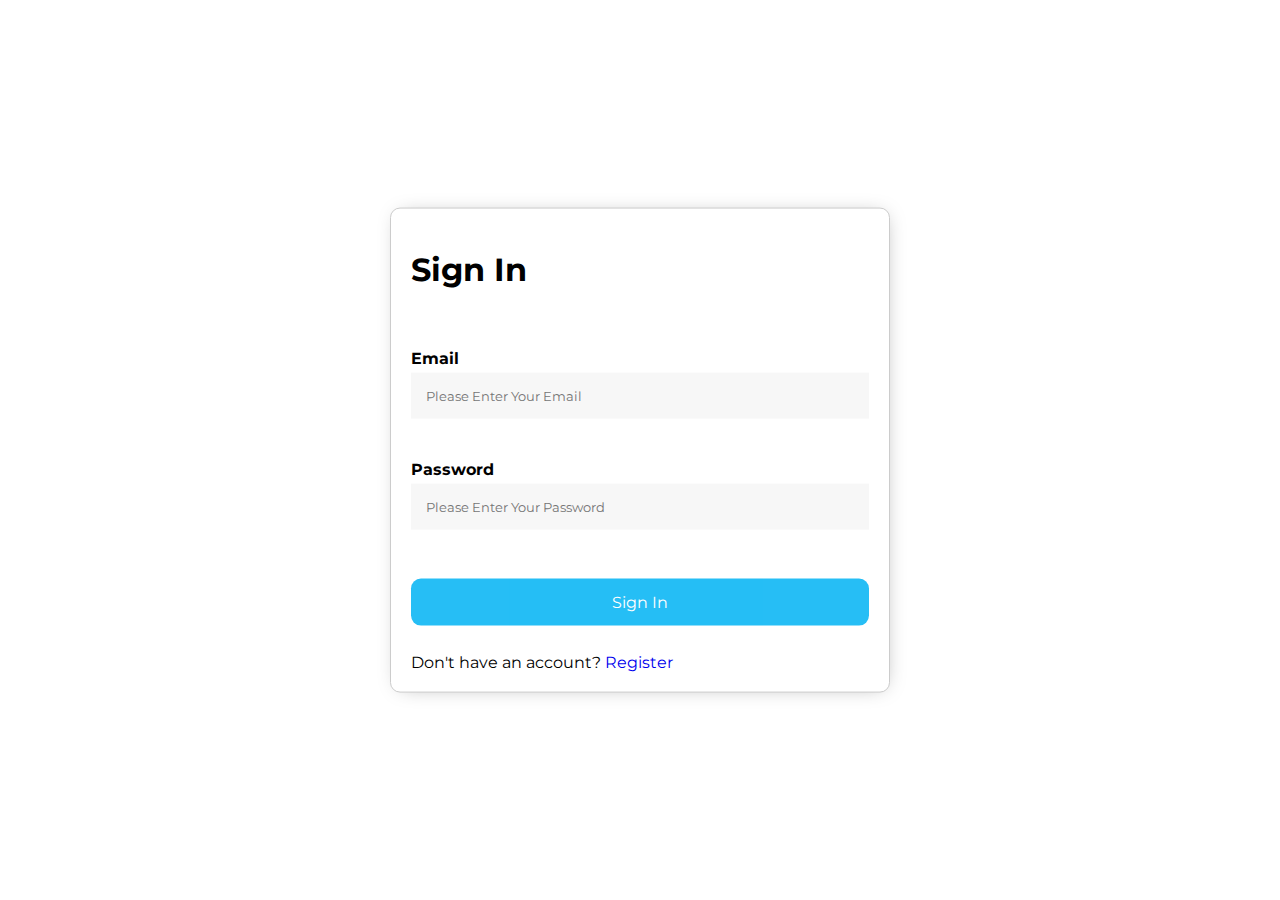
<file: login.html>
<!DOCTYPE html>
<html lang="en">

<head>
    <meta charset="UTF-8">
    <meta name="viewport" content="width=device-width, initial-scale=1.0">
    <meta http-equiv="X-UA-Compatible" content="ie=edge">
    <title>Login Form</title>
    <link rel="stylesheet" href="assets/css/login.css">
</head>

<body>
    <form action="#" id="loginForm" method="post">
        <div class="container">
            <h1>Sign In</h1>
            <br><br>

            <label for="email"><b>Email</b></label>
            <input type="text" placeholder="Please Enter Your Email" id="email" name="email" required>

            <br><br>

            <label for="psw"><b>Password</b></label>
            <input type="password" placeholder="Please Enter Your Password" id="password" name="psw" required>

            <br><br>

            <div class="clearfix">
                <button type="submit" class="btn">Sign In</button>
            </div>

            <br>

            <div class="formlink">
                <span>Don't have an account? <a href="register.html" class="Signup">Register</a></span>
            </div>

        </div>
    </form>



    <script src="assets/js/api.js"></script>
    <script src="assets/js/login.js"></script>

</body>

</html>
</file>
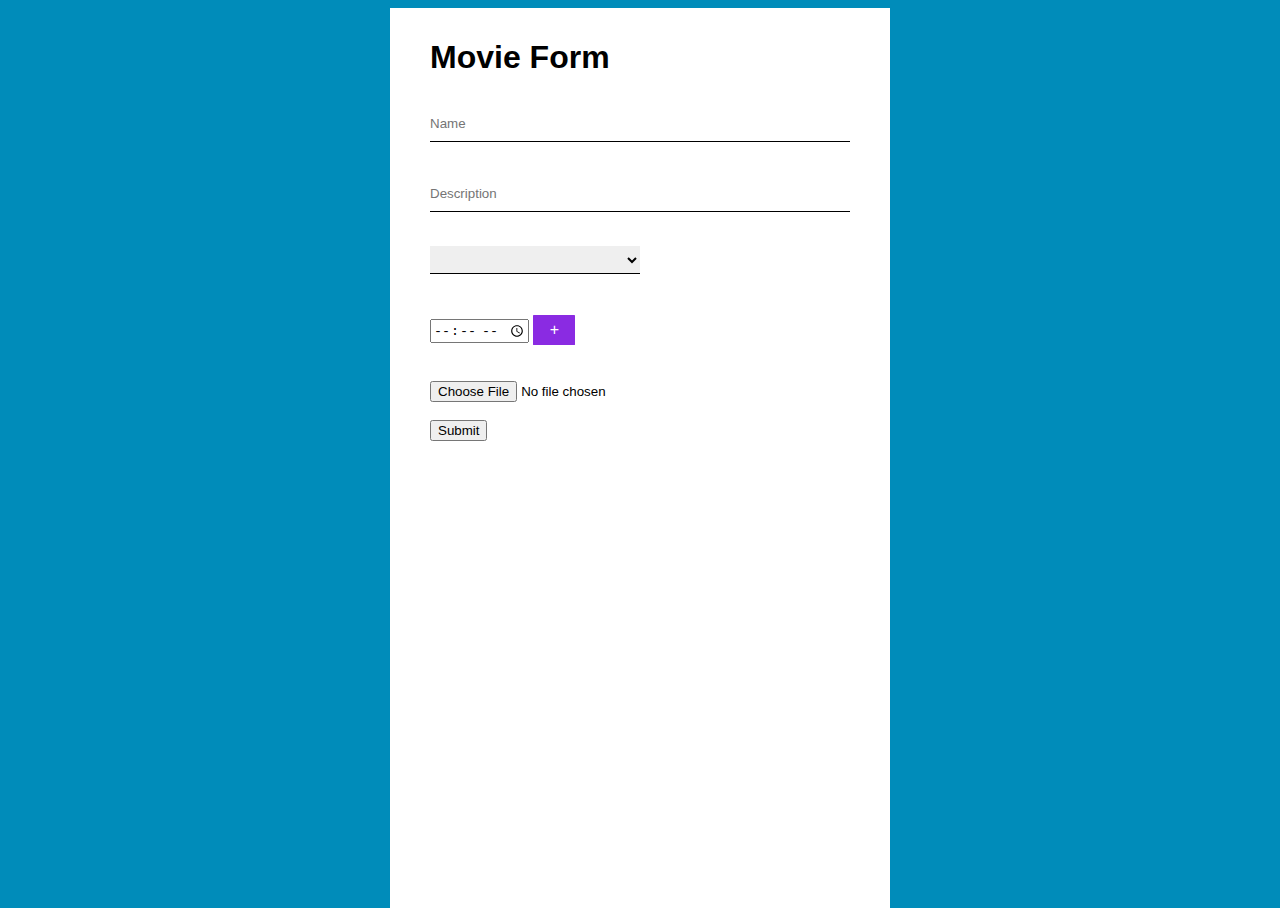
<file: movie.html>
<!DOCTYPE html>
<html lang="en">

<head>
    <meta charset="UTF-8">
    <meta name="viewport" content="width=device-width, initial-scale=1.0">
    <title>Movie Form</title>
    <link rel="stylesheet" href="assets/css/movie.css">
    <link rel="stylesheet" href="https://cdnjs.cloudflare.com/ajax/libs/font-awesome/6.4.2/css/all.min.css">
</head>

<body>
    <div class="container">
        <div class="content">
            <!-- <img src="assets/img/moive.jpg" alt="header-image" class="cld-responsive"> -->
            <h1 class="form-title">Movie Form</h1>
            <form action="#" id="movieform">
                <input type="text" name="name" id="name" placeholder="Name">
                <br><br>

                <input type="text" name="description" id="description" placeholder="Description">
                <br><br>
                <select name="Cinema" id="Cinema">

                </select>
                <br><br>

                <div id="content">
                    <input type="time" name="mtime" id="mtime">
                    <button onclick="handleAdd()">+</button>
                </div>

                <br><br>
                <input type="file" name="poster" id="poster">
                <br><br>
                <input type="submit" id="button">

            </form>
        </div>

        <br><br>
    </div>


    <div id="disp">
    </div>

    <script src="assets/js/movie.js"></script>
    <script src="assets/js/api.js"></script>
</body>

</html>
</file>
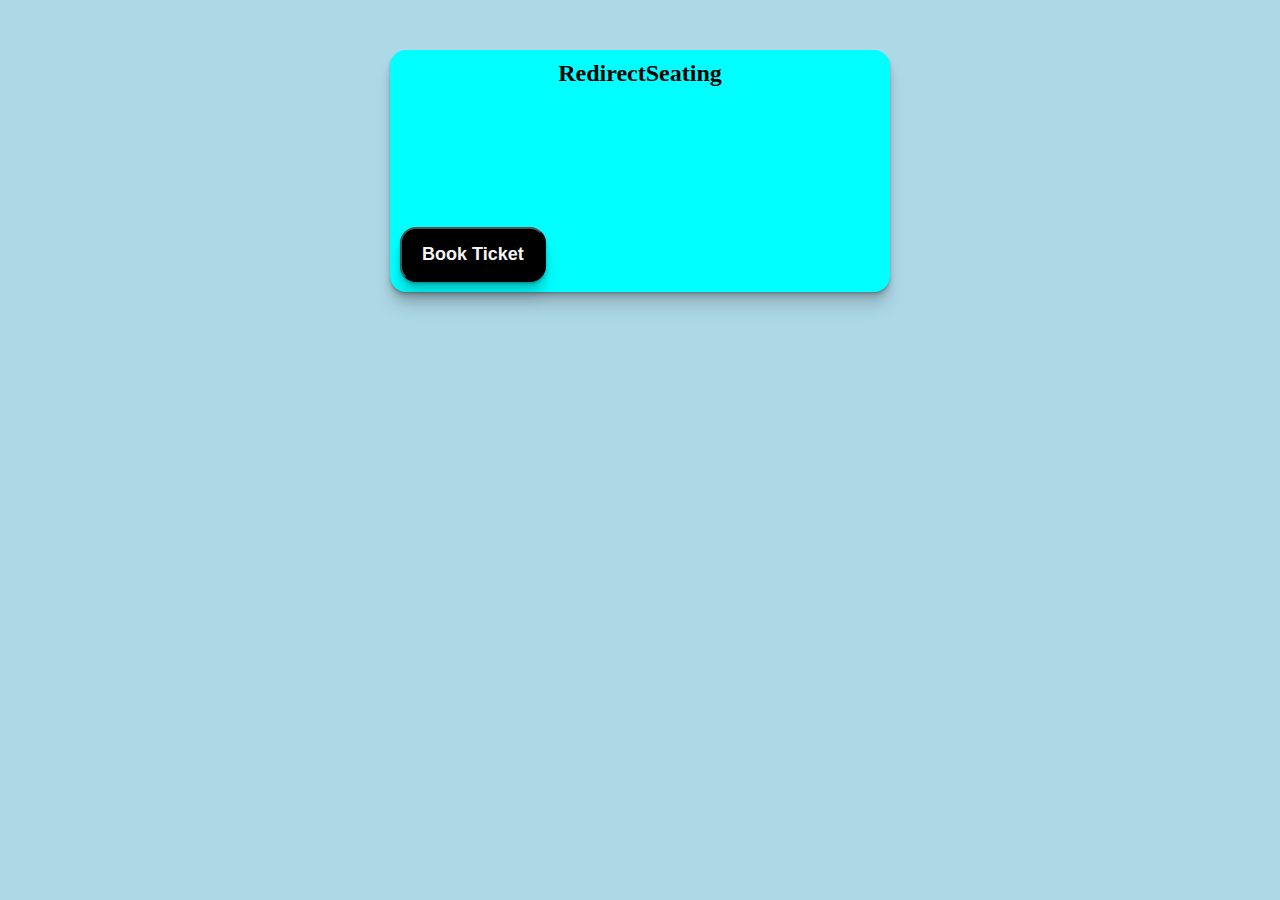
<file: redirectseating.html>
<!DOCTYPE html>
<html lang="en">

<head>
    <meta charset="UTF-8">
    <meta name="viewport" content="width=device-width, initial-scale=1.0">
    <title>Document</title>
    <link rel="stylesheet" href="assets/css/redirectseating.css">
</head>


<body>

    <div class="container">

        <h2>RedirectSeating</h2>
        <br><br>

        <div id="disp">

        </div>

        <br><br>

        <div id="ans">

        </div>
        <br><br>

        <input type="submit" id="Button" value="Book Ticket" onclick="handleSubmit()">

    </div>




    <script src="assets/js/redirectseating.js"></script>
    <script src="assets/js/api.js"></script>
</body>

</html>
</file>
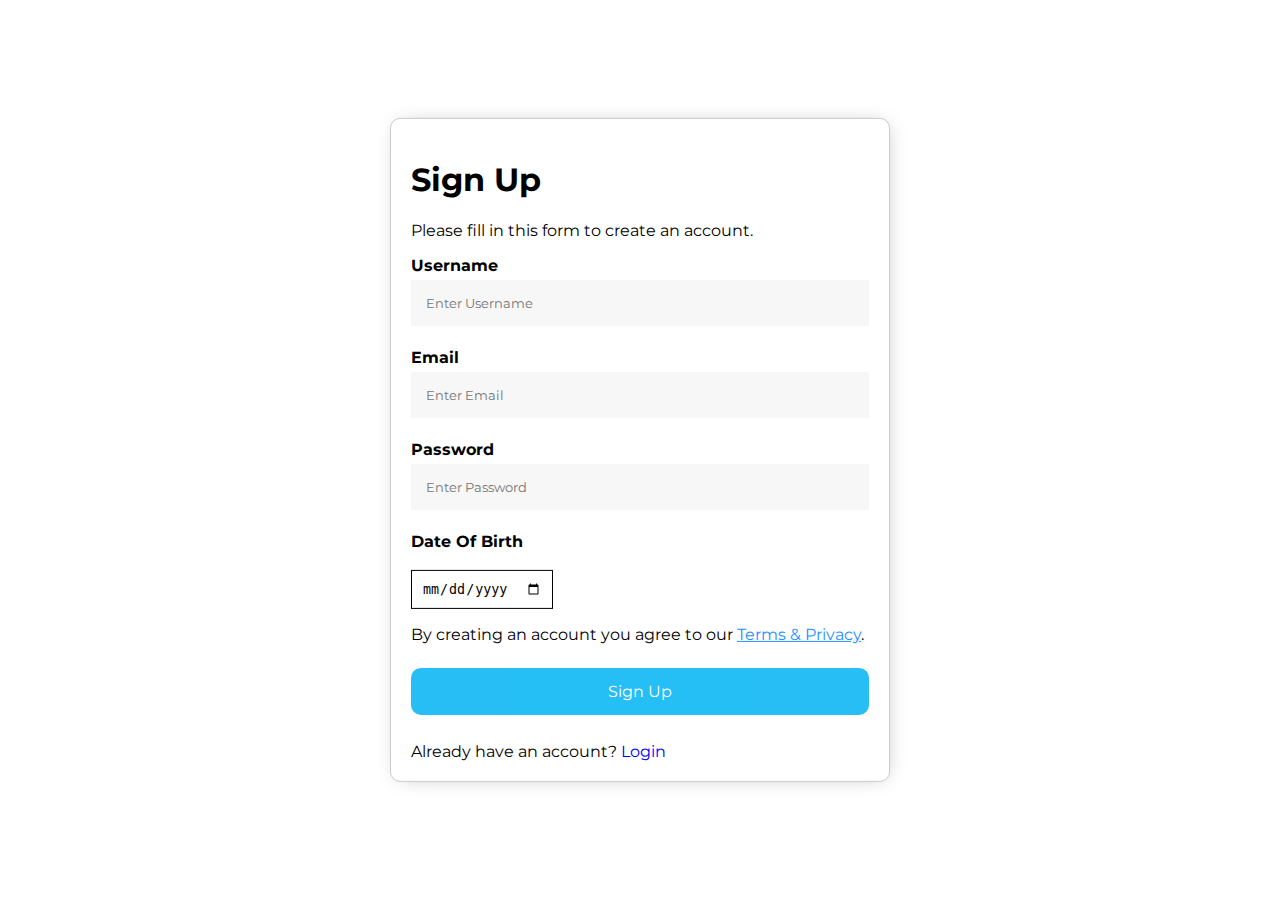
<file: register.html>
<!DOCTYPE html>
<html lang="en">

<head>
    <meta charset="UTF-8">
    <meta name="viewport" content="width=device-width, initial-scale=1.0">
    <meta http-equiv="X-UA-Compatible" content="ie=edge">
    <title>Reistration Form</title>
    <link rel="stylesheet" href="assets/css/register.css">
</head>

<body>
    <form action="#" id="RegisterForm" method="post">
        <div class="container">
            <h1>Sign Up</h1>
            <p>Please fill in this form to create an account.</p>

            <label for="email"><b>Username</b></label>
            <input type="text" name="name" id="name" placeholder="Enter Username" required>
            <label for="email"><b>Email</b></label>
            <input type="text" placeholder="Enter Email" id="email" name="email" required>

            <label for="psw"><b>Password</b></label>
            <input type="password" placeholder="Enter Password" id="password" name="psw" required>

            <label><b>Date Of Birth</b></label>
            <br><br>
            <input type="date" name="dob" id="dob">


            <p>By creating an account you agree to our <a href="#" style="color:dodgerblue">Terms & Privacy</a>.</p>

            <div class="clearfix">
                <button type="submit" class="btn">Sign Up</button>
            </div>

            <br>

            <div class="formlink">
                <span>Already have an account? <a href="login.html" class="Login">Login</a></span>
            </div>

        </div>
    </form>

    </div>



    <script src="assets/js/auth.js"></script>
    <script src="assets/js/api.js"></script>
</body>

</html>
</file>
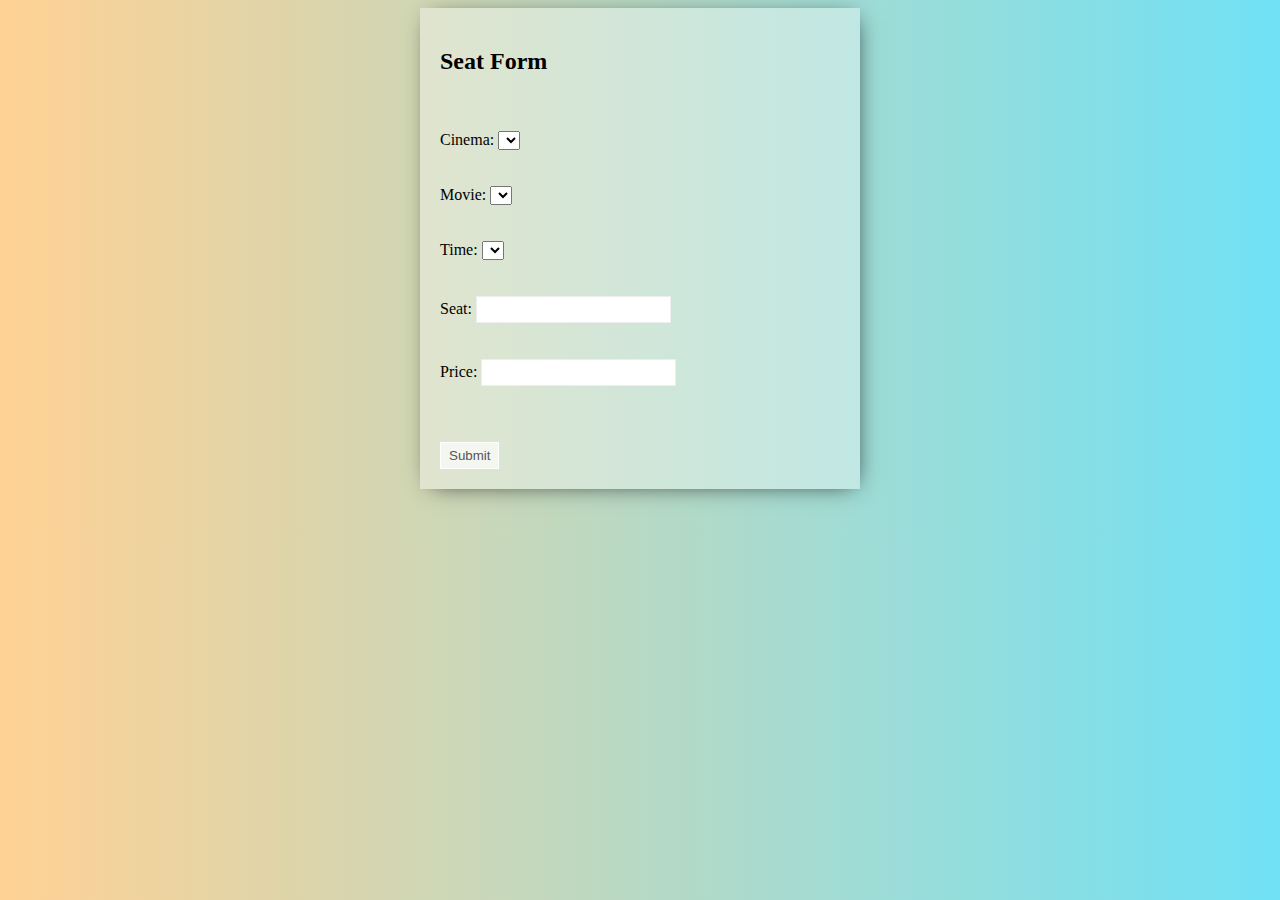
<file: seat.html>
<!DOCTYPE html>
<html lang="en">

<head>
    <meta charset="UTF-8">
    <meta name="viewport" content="width=device-width, initial-scale=1.0">
    <title>Document</title>
    <link rel="stylesheet" href="assets/css/seat.css">
    <link rel="stylesheet" href="https://cdnjs.cloudflare.com/ajax/libs/font-awesome/6.4.2/css/all.min.css">
</head>

<body>

    <div class="container">
        <form action="" id="SeatForm">
            <h2>Seat Form</h2>
            <br><br>
            <div class="form-group">
                <label>Cinema:</label>
                <select name="Cinema" id="Cinema" onchange="return handleMovie()"></select>
            </div>
            <br><br>
            <div class="form-group">
                <label>Movie:</label>
                <select name="Movie" id="Movie" onchange="return handletime()">
                </select>
            </div>
            <br><br>
            <div class="form-group">
                <label>Time:</label>
                <select name="mtime" id="mtime">
                </select>
            </div>
            <br><br>
            <div class="form-group">
                <label>Seat:</label>
                <input type="text" name="seat" id="seat">
            </div>
            <br><br>

            <div class="form-group">
                <label>Price:</label>
                <input type="text" name="price" id="price">
            </div>
            <br><br>

            <input type="submit" id="button">
        </form>

        <br><br>


        <div id="disp">

        </div>

        <div id="one"></div>
        <div id="two"></div>
        <div id="three"></div>
        <div id="four"></div>
        <div id="five"></div>
        <div id="six"></div>
        <div id="seven"></div>

    </div>


    <script src="assets/js/seat.js"></script>
    <script src="assets/js/api.js"></script>
</body>

</html>
</file>
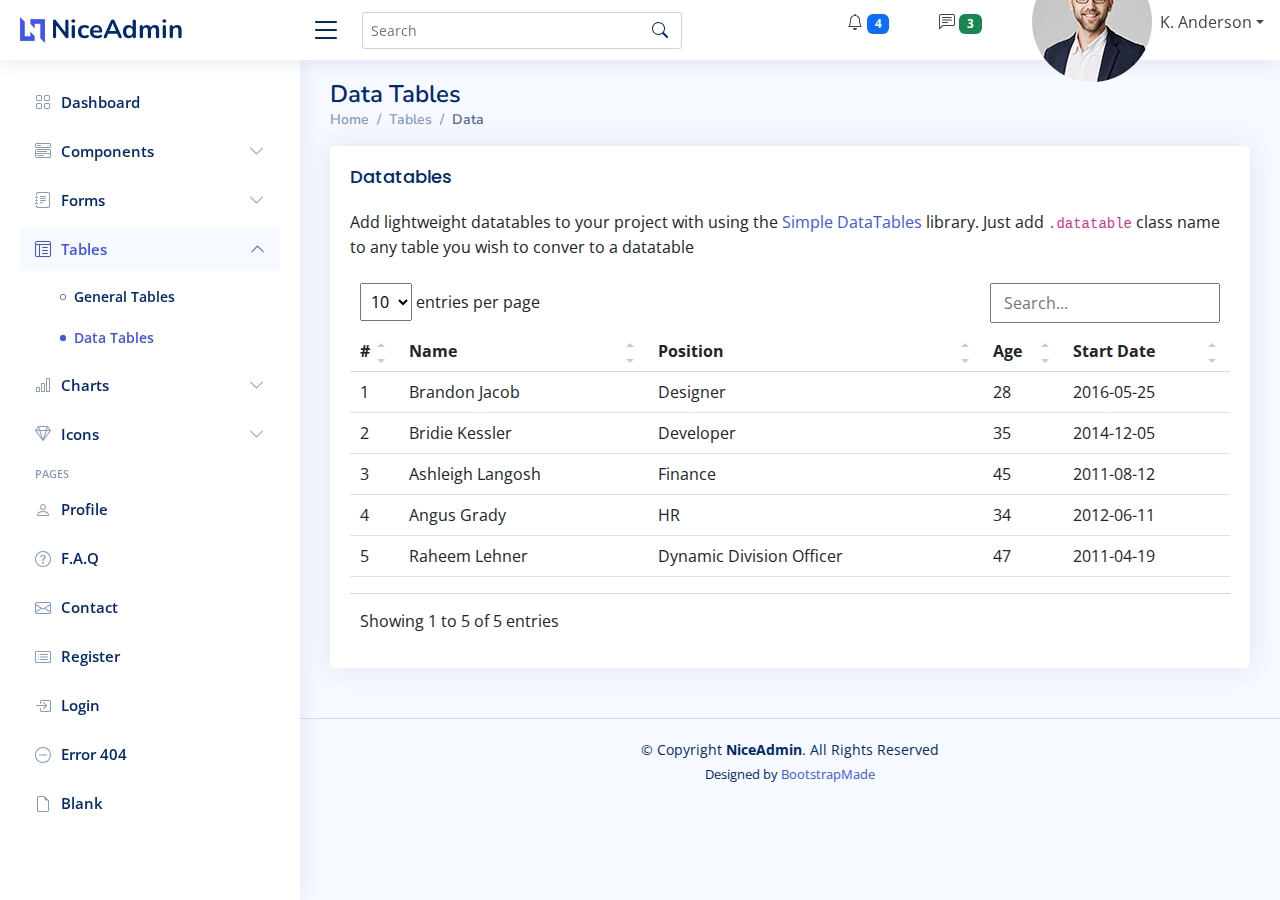
<file: tables-data.html>
<!DOCTYPE html>
<html lang="en">

<head>
  <meta charset="utf-8">
  <meta content="width=device-width, initial-scale=1.0" name="viewport">

  <title>Tables / Data - NiceAdmin Bootstrap Template</title>
  <meta content="" name="description">
  <meta content="" name="keywords">

  <!-- Favicons -->
  <link href="assets/img/favicon.png" rel="icon">
  <link href="assets/img/apple-touch-icon.png" rel="apple-touch-icon">

  <!-- Google Fonts -->
  <link href="https://fonts.gstatic.com" rel="preconnect">
  <link href="https://fonts.googleapis.com/css?family=Open+Sans:300,300i,400,400i,600,600i,700,700i|Nunito:300,300i,400,400i,600,600i,700,700i|Poppins:300,300i,400,400i,500,500i,600,600i,700,700i" rel="stylesheet">

  <!-- Vendor CSS Files -->
  <link href="assets/vendor/bootstrap/css/bootstrap.min.css" rel="stylesheet">
  <link href="assets/vendor/bootstrap-icons/bootstrap-icons.css" rel="stylesheet">
  <link href="assets/vendor/boxicons/css/boxicons.min.css" rel="stylesheet">
  <link href="assets/vendor/quill/quill.snow.css" rel="stylesheet">
  <link href="assets/vendor/quill/quill.bubble.css" rel="stylesheet">
  <link href="assets/vendor/remixicon/remixicon.css" rel="stylesheet">
  <link href="assets/vendor/simple-datatables/style.css" rel="stylesheet">

  <!-- Template Main CSS File -->
  <link href="assets/css/style.css" rel="stylesheet">

  <!-- =======================================================
  * Template Name: NiceAdmin
  * Updated: Jul 27 2023 with Bootstrap v5.3.1
  * Template URL: https://bootstrapmade.com/nice-admin-bootstrap-admin-html-template/
  * Author: BootstrapMade.com
  * License: https://bootstrapmade.com/license/
  ======================================================== -->
</head>

<body>

  <!-- ======= Header ======= -->
  <header id="header" class="header fixed-top d-flex align-items-center">

    <div class="d-flex align-items-center justify-content-between">
      <a href="index.html" class="logo d-flex align-items-center">
        <img src="assets/img/logo.png" alt="">
        <span class="d-none d-lg-block">NiceAdmin</span>
      </a>
      <i class="bi bi-list toggle-sidebar-btn"></i>
    </div><!-- End Logo -->

    <div class="search-bar">
      <form class="search-form d-flex align-items-center" method="POST" action="#">
        <input type="text" name="query" placeholder="Search" title="Enter search keyword">
        <button type="submit" title="Search"><i class="bi bi-search"></i></button>
      </form>
    </div><!-- End Search Bar -->

    <nav class="header-nav ms-auto">
      <ul class="d-flex align-items-center">

        <li class="nav-item d-block d-lg-none">
          <a class="nav-link nav-icon search-bar-toggle " href="#">
            <i class="bi bi-search"></i>
          </a>
        </li><!-- End Search Icon-->

        <li class="nav-item dropdown">

          <a class="nav-link nav-icon" href="#" data-bs-toggle="dropdown">
            <i class="bi bi-bell"></i>
            <span class="badge bg-primary badge-number">4</span>
          </a><!-- End Notification Icon -->

          <ul class="dropdown-menu dropdown-menu-end dropdown-menu-arrow notifications">
            <li class="dropdown-header">
              You have 4 new notifications
              <a href="#"><span class="badge rounded-pill bg-primary p-2 ms-2">View all</span></a>
            </li>
            <li>
              <hr class="dropdown-divider">
            </li>

            <li class="notification-item">
              <i class="bi bi-exclamation-circle text-warning"></i>
              <div>
                <h4>Lorem Ipsum</h4>
                <p>Quae dolorem earum veritatis oditseno</p>
                <p>30 min. ago</p>
              </div>
            </li>

            <li>
              <hr class="dropdown-divider">
            </li>

            <li class="notification-item">
              <i class="bi bi-x-circle text-danger"></i>
              <div>
                <h4>Atque rerum nesciunt</h4>
                <p>Quae dolorem earum veritatis oditseno</p>
                <p>1 hr. ago</p>
              </div>
            </li>

            <li>
              <hr class="dropdown-divider">
            </li>

            <li class="notification-item">
              <i class="bi bi-check-circle text-success"></i>
              <div>
                <h4>Sit rerum fuga</h4>
                <p>Quae dolorem earum veritatis oditseno</p>
                <p>2 hrs. ago</p>
              </div>
            </li>

            <li>
              <hr class="dropdown-divider">
            </li>

            <li class="notification-item">
              <i class="bi bi-info-circle text-primary"></i>
              <div>
                <h4>Dicta reprehenderit</h4>
                <p>Quae dolorem earum veritatis oditseno</p>
                <p>4 hrs. ago</p>
              </div>
            </li>

            <li>
              <hr class="dropdown-divider">
            </li>
            <li class="dropdown-footer">
              <a href="#">Show all notifications</a>
            </li>

          </ul><!-- End Notification Dropdown Items -->

        </li><!-- End Notification Nav -->

        <li class="nav-item dropdown">

          <a class="nav-link nav-icon" href="#" data-bs-toggle="dropdown">
            <i class="bi bi-chat-left-text"></i>
            <span class="badge bg-success badge-number">3</span>
          </a><!-- End Messages Icon -->

          <ul class="dropdown-menu dropdown-menu-end dropdown-menu-arrow messages">
            <li class="dropdown-header">
              You have 3 new messages
              <a href="#"><span class="badge rounded-pill bg-primary p-2 ms-2">View all</span></a>
            </li>
            <li>
              <hr class="dropdown-divider">
            </li>

            <li class="message-item">
              <a href="#">
                <img src="assets/img/messages-1.jpg" alt="" class="rounded-circle">
                <div>
                  <h4>Maria Hudson</h4>
                  <p>Velit asperiores et ducimus soluta repudiandae labore officia est ut...</p>
                  <p>4 hrs. ago</p>
                </div>
              </a>
            </li>
            <li>
              <hr class="dropdown-divider">
            </li>

            <li class="message-item">
              <a href="#">
                <img src="assets/img/messages-2.jpg" alt="" class="rounded-circle">
                <div>
                  <h4>Anna Nelson</h4>
                  <p>Velit asperiores et ducimus soluta repudiandae labore officia est ut...</p>
                  <p>6 hrs. ago</p>
                </div>
              </a>
            </li>
            <li>
              <hr class="dropdown-divider">
            </li>

            <li class="message-item">
              <a href="#">
                <img src="assets/img/messages-3.jpg" alt="" class="rounded-circle">
                <div>
                  <h4>David Muldon</h4>
                  <p>Velit asperiores et ducimus soluta repudiandae labore officia est ut...</p>
                  <p>8 hrs. ago</p>
                </div>
              </a>
            </li>
            <li>
              <hr class="dropdown-divider">
            </li>

            <li class="dropdown-footer">
              <a href="#">Show all messages</a>
            </li>

          </ul><!-- End Messages Dropdown Items -->

        </li><!-- End Messages Nav -->

        <li class="nav-item dropdown pe-3">

          <a class="nav-link nav-profile d-flex align-items-center pe-0" href="#" data-bs-toggle="dropdown">
            <img src="assets/img/profile-img.jpg" alt="Profile" class="rounded-circle">
            <span class="d-none d-md-block dropdown-toggle ps-2">K. Anderson</span>
          </a><!-- End Profile Iamge Icon -->

          <ul class="dropdown-menu dropdown-menu-end dropdown-menu-arrow profile">
            <li class="dropdown-header">
              <h6>Kevin Anderson</h6>
              <span>Web Designer</span>
            </li>
            <li>
              <hr class="dropdown-divider">
            </li>

            <li>
              <a class="dropdown-item d-flex align-items-center" href="users-profile.html">
                <i class="bi bi-person"></i>
                <span>My Profile</span>
              </a>
            </li>
            <li>
              <hr class="dropdown-divider">
            </li>

            <li>
              <a class="dropdown-item d-flex align-items-center" href="users-profile.html">
                <i class="bi bi-gear"></i>
                <span>Account Settings</span>
              </a>
            </li>
            <li>
              <hr class="dropdown-divider">
            </li>

            <li>
              <a class="dropdown-item d-flex align-items-center" href="pages-faq.html">
                <i class="bi bi-question-circle"></i>
                <span>Need Help?</span>
              </a>
            </li>
            <li>
              <hr class="dropdown-divider">
            </li>

            <li>
              <a class="dropdown-item d-flex align-items-center" href="#">
                <i class="bi bi-box-arrow-right"></i>
                <span>Sign Out</span>
              </a>
            </li>

          </ul><!-- End Profile Dropdown Items -->
        </li><!-- End Profile Nav -->

      </ul>
    </nav><!-- End Icons Navigation -->

  </header><!-- End Header -->

  <!-- ======= Sidebar ======= -->
  <aside id="sidebar" class="sidebar">

    <ul class="sidebar-nav" id="sidebar-nav">

      <li class="nav-item">
        <a class="nav-link collapsed" href="index.html">
          <i class="bi bi-grid"></i>
          <span>Dashboard</span>
        </a>
      </li><!-- End Dashboard Nav -->

      <li class="nav-item">
        <a class="nav-link collapsed" data-bs-target="#components-nav" data-bs-toggle="collapse" href="#">
          <i class="bi bi-menu-button-wide"></i><span>Components</span><i class="bi bi-chevron-down ms-auto"></i>
        </a>
        <ul id="components-nav" class="nav-content collapse " data-bs-parent="#sidebar-nav">
          <li>
            <a href="components-alerts.html">
              <i class="bi bi-circle"></i><span>Alerts</span>
            </a>
          </li>
          <li>
            <a href="components-accordion.html">
              <i class="bi bi-circle"></i><span>Accordion</span>
            </a>
          </li>
          <li>
            <a href="components-badges.html">
              <i class="bi bi-circle"></i><span>Badges</span>
            </a>
          </li>
          <li>
            <a href="components-breadcrumbs.html">
              <i class="bi bi-circle"></i><span>Breadcrumbs</span>
            </a>
          </li>
          <li>
            <a href="components-buttons.html">
              <i class="bi bi-circle"></i><span>Buttons</span>
            </a>
          </li>
          <li>
            <a href="components-cards.html">
              <i class="bi bi-circle"></i><span>Cards</span>
            </a>
          </li>
          <li>
            <a href="components-carousel.html">
              <i class="bi bi-circle"></i><span>Carousel</span>
            </a>
          </li>
          <li>
            <a href="components-list-group.html">
              <i class="bi bi-circle"></i><span>List group</span>
            </a>
          </li>
          <li>
            <a href="components-modal.html">
              <i class="bi bi-circle"></i><span>Modal</span>
            </a>
          </li>
          <li>
            <a href="components-tabs.html">
              <i class="bi bi-circle"></i><span>Tabs</span>
            </a>
          </li>
          <li>
            <a href="components-pagination.html">
              <i class="bi bi-circle"></i><span>Pagination</span>
            </a>
          </li>
          <li>
            <a href="components-progress.html">
              <i class="bi bi-circle"></i><span>Progress</span>
            </a>
          </li>
          <li>
            <a href="components-spinners.html">
              <i class="bi bi-circle"></i><span>Spinners</span>
            </a>
          </li>
          <li>
            <a href="components-tooltips.html">
              <i class="bi bi-circle"></i><span>Tooltips</span>
            </a>
          </li>
        </ul>
      </li><!-- End Components Nav -->

      <li class="nav-item">
        <a class="nav-link collapsed" data-bs-target="#forms-nav" data-bs-toggle="collapse" href="#">
          <i class="bi bi-journal-text"></i><span>Forms</span><i class="bi bi-chevron-down ms-auto"></i>
        </a>
        <ul id="forms-nav" class="nav-content collapse " data-bs-parent="#sidebar-nav">
          <li>
            <a href="forms-elements.html">
              <i class="bi bi-circle"></i><span>Form Elements</span>
            </a>
          </li>
          <li>
            <a href="forms-layouts.html">
              <i class="bi bi-circle"></i><span>Form Layouts</span>
            </a>
          </li>
          <li>
            <a href="forms-editors.html">
              <i class="bi bi-circle"></i><span>Form Editors</span>
            </a>
          </li>
          <li>
            <a href="forms-validation.html">
              <i class="bi bi-circle"></i><span>Form Validation</span>
            </a>
          </li>
        </ul>
      </li><!-- End Forms Nav -->

      <li class="nav-item">
        <a class="nav-link " data-bs-target="#tables-nav" data-bs-toggle="collapse" href="#">
          <i class="bi bi-layout-text-window-reverse"></i><span>Tables</span><i class="bi bi-chevron-down ms-auto"></i>
        </a>
        <ul id="tables-nav" class="nav-content collapse show" data-bs-parent="#sidebar-nav">
          <li>
            <a href="tables-general.html">
              <i class="bi bi-circle"></i><span>General Tables</span>
            </a>
          </li>
          <li>
            <a href="tables-data.html" class="active">
              <i class="bi bi-circle"></i><span>Data Tables</span>
            </a>
          </li>
        </ul>
      </li><!-- End Tables Nav -->

      <li class="nav-item">
        <a class="nav-link collapsed" data-bs-target="#charts-nav" data-bs-toggle="collapse" href="#">
          <i class="bi bi-bar-chart"></i><span>Charts</span><i class="bi bi-chevron-down ms-auto"></i>
        </a>
        <ul id="charts-nav" class="nav-content collapse " data-bs-parent="#sidebar-nav">
          <li>
            <a href="charts-chartjs.html">
              <i class="bi bi-circle"></i><span>Chart.js</span>
            </a>
          </li>
          <li>
            <a href="charts-apexcharts.html">
              <i class="bi bi-circle"></i><span>ApexCharts</span>
            </a>
          </li>
          <li>
            <a href="charts-echarts.html">
              <i class="bi bi-circle"></i><span>ECharts</span>
            </a>
          </li>
        </ul>
      </li><!-- End Charts Nav -->

      <li class="nav-item">
        <a class="nav-link collapsed" data-bs-target="#icons-nav" data-bs-toggle="collapse" href="#">
          <i class="bi bi-gem"></i><span>Icons</span><i class="bi bi-chevron-down ms-auto"></i>
        </a>
        <ul id="icons-nav" class="nav-content collapse " data-bs-parent="#sidebar-nav">
          <li>
            <a href="icons-bootstrap.html">
              <i class="bi bi-circle"></i><span>Bootstrap Icons</span>
            </a>
          </li>
          <li>
            <a href="icons-remix.html">
              <i class="bi bi-circle"></i><span>Remix Icons</span>
            </a>
          </li>
          <li>
            <a href="icons-boxicons.html">
              <i class="bi bi-circle"></i><span>Boxicons</span>
            </a>
          </li>
        </ul>
      </li><!-- End Icons Nav -->

      <li class="nav-heading">Pages</li>

      <li class="nav-item">
        <a class="nav-link collapsed" href="users-profile.html">
          <i class="bi bi-person"></i>
          <span>Profile</span>
        </a>
      </li><!-- End Profile Page Nav -->

      <li class="nav-item">
        <a class="nav-link collapsed" href="pages-faq.html">
          <i class="bi bi-question-circle"></i>
          <span>F.A.Q</span>
        </a>
      </li><!-- End F.A.Q Page Nav -->

      <li class="nav-item">
        <a class="nav-link collapsed" href="pages-contact.html">
          <i class="bi bi-envelope"></i>
          <span>Contact</span>
        </a>
      </li><!-- End Contact Page Nav -->

      <li class="nav-item">
        <a class="nav-link collapsed" href="pages-register.html">
          <i class="bi bi-card-list"></i>
          <span>Register</span>
        </a>
      </li><!-- End Register Page Nav -->

      <li class="nav-item">
        <a class="nav-link collapsed" href="pages-login.html">
          <i class="bi bi-box-arrow-in-right"></i>
          <span>Login</span>
        </a>
      </li><!-- End Login Page Nav -->

      <li class="nav-item">
        <a class="nav-link collapsed" href="pages-error-404.html">
          <i class="bi bi-dash-circle"></i>
          <span>Error 404</span>
        </a>
      </li><!-- End Error 404 Page Nav -->

      <li class="nav-item">
        <a class="nav-link collapsed" href="pages-blank.html">
          <i class="bi bi-file-earmark"></i>
          <span>Blank</span>
        </a>
      </li><!-- End Blank Page Nav -->

    </ul>

  </aside><!-- End Sidebar-->

  <main id="main" class="main">

    <div class="pagetitle">
      <h1>Data Tables</h1>
      <nav>
        <ol class="breadcrumb">
          <li class="breadcrumb-item"><a href="index.html">Home</a></li>
          <li class="breadcrumb-item">Tables</li>
          <li class="breadcrumb-item active">Data</li>
        </ol>
      </nav>
    </div><!-- End Page Title -->

    <section class="section">
      <div class="row">
        <div class="col-lg-12">

          <div class="card">
            <div class="card-body">
              <h5 class="card-title">Datatables</h5>
              <p>Add lightweight datatables to your project with using the <a href="https://github.com/fiduswriter/Simple-DataTables" target="_blank">Simple DataTables</a> library. Just add <code>.datatable</code> class name to any table you wish to conver to a datatable</p>

              <!-- Table with stripped rows -->
              <table class="table datatable">
                <thead>
                  <tr>
                    <th scope="col">#</th>
                    <th scope="col">Name</th>
                    <th scope="col">Position</th>
                    <th scope="col">Age</th>
                    <th scope="col">Start Date</th>
                  </tr>
                </thead>
                <tbody>
                  <tr>
                    <th scope="row">1</th>
                    <td>Brandon Jacob</td>
                    <td>Designer</td>
                    <td>28</td>
                    <td>2016-05-25</td>
                  </tr>
                  <tr>
                    <th scope="row">2</th>
                    <td>Bridie Kessler</td>
                    <td>Developer</td>
                    <td>35</td>
                    <td>2014-12-05</td>
                  </tr>
                  <tr>
                    <th scope="row">3</th>
                    <td>Ashleigh Langosh</td>
                    <td>Finance</td>
                    <td>45</td>
                    <td>2011-08-12</td>
                  </tr>
                  <tr>
                    <th scope="row">4</th>
                    <td>Angus Grady</td>
                    <td>HR</td>
                    <td>34</td>
                    <td>2012-06-11</td>
                  </tr>
                  <tr>
                    <th scope="row">5</th>
                    <td>Raheem Lehner</td>
                    <td>Dynamic Division Officer</td>
                    <td>47</td>
                    <td>2011-04-19</td>
                  </tr>
                </tbody>
              </table>
              <!-- End Table with stripped rows -->

            </div>
          </div>

        </div>
      </div>
    </section>

  </main><!-- End #main -->

  <!-- ======= Footer ======= -->
  <footer id="footer" class="footer">
    <div class="copyright">
      &copy; Copyright <strong><span>NiceAdmin</span></strong>. All Rights Reserved
    </div>
    <div class="credits">
      <!-- All the links in the footer should remain intact. -->
      <!-- You can delete the links only if you purchased the pro version. -->
      <!-- Licensing information: https://bootstrapmade.com/license/ -->
      <!-- Purchase the pro version with working PHP/AJAX contact form: https://bootstrapmade.com/nice-admin-bootstrap-admin-html-template/ -->
      Designed by <a href="https://bootstrapmade.com/">BootstrapMade</a>
    </div>
  </footer><!-- End Footer -->

  <a href="#" class="back-to-top d-flex align-items-center justify-content-center"><i class="bi bi-arrow-up-short"></i></a>

  <!-- Vendor JS Files -->
  <script src="assets/vendor/apexcharts/apexcharts.min.js"></script>
  <script src="assets/vendor/bootstrap/js/bootstrap.bundle.min.js"></script>
  <script src="assets/vendor/chart.js/chart.umd.js"></script>
  <script src="assets/vendor/echarts/echarts.min.js"></script>
  <script src="assets/vendor/quill/quill.min.js"></script>
  <script src="assets/vendor/simple-datatables/simple-datatables.js"></script>
  <script src="assets/vendor/tinymce/tinymce.min.js"></script>
  <script src="assets/vendor/php-email-form/validate.js"></script>

  <!-- Template Main JS File -->
  <script src="assets/js/main.js"></script>

</body>

</html>
</file>
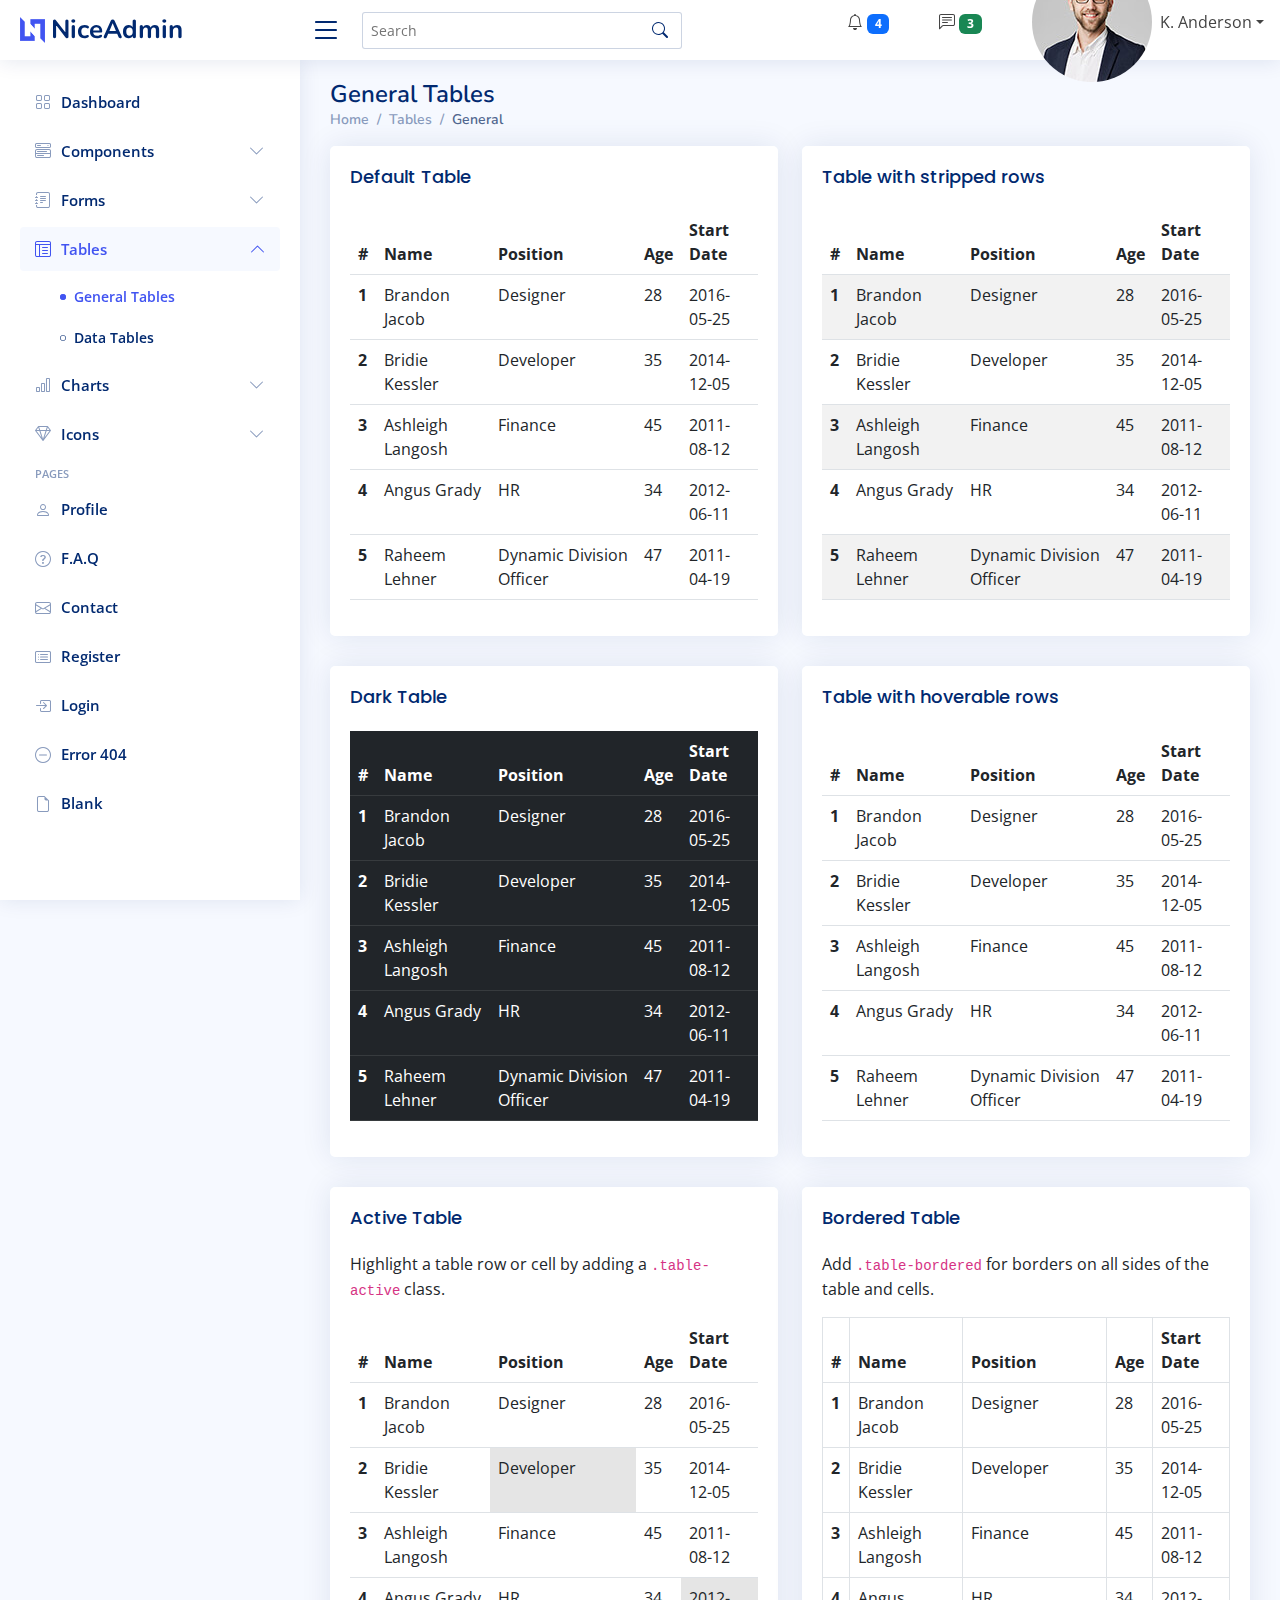
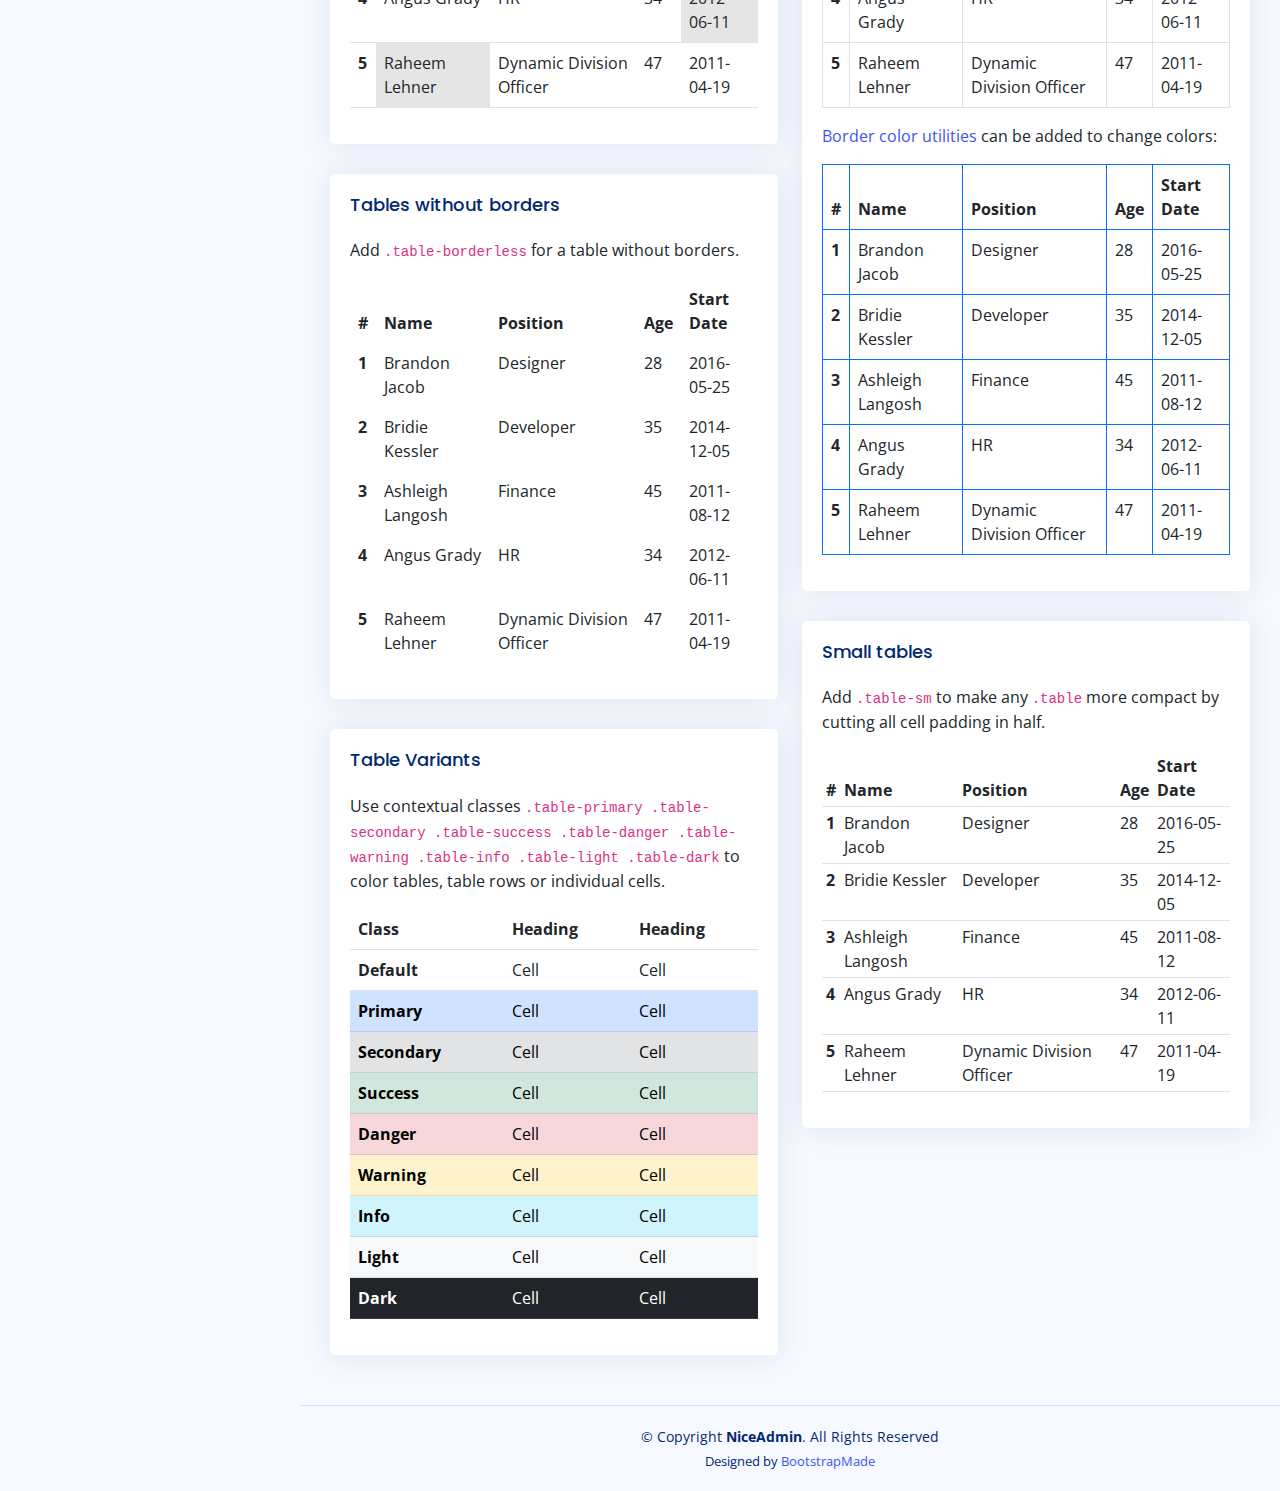
<file: tables-general.html>
<!DOCTYPE html>
<html lang="en">

<head>
  <meta charset="utf-8">
  <meta content="width=device-width, initial-scale=1.0" name="viewport">

  <title>Tables / General - NiceAdmin Bootstrap Template</title>
  <meta content="" name="description">
  <meta content="" name="keywords">

  <!-- Favicons -->
  <link href="assets/img/favicon.png" rel="icon">
  <link href="assets/img/apple-touch-icon.png" rel="apple-touch-icon">

  <!-- Google Fonts -->
  <link href="https://fonts.gstatic.com" rel="preconnect">
  <link href="https://fonts.googleapis.com/css?family=Open+Sans:300,300i,400,400i,600,600i,700,700i|Nunito:300,300i,400,400i,600,600i,700,700i|Poppins:300,300i,400,400i,500,500i,600,600i,700,700i" rel="stylesheet">

  <!-- Vendor CSS Files -->
  <link href="assets/vendor/bootstrap/css/bootstrap.min.css" rel="stylesheet">
  <link href="assets/vendor/bootstrap-icons/bootstrap-icons.css" rel="stylesheet">
  <link href="assets/vendor/boxicons/css/boxicons.min.css" rel="stylesheet">
  <link href="assets/vendor/quill/quill.snow.css" rel="stylesheet">
  <link href="assets/vendor/quill/quill.bubble.css" rel="stylesheet">
  <link href="assets/vendor/remixicon/remixicon.css" rel="stylesheet">
  <link href="assets/vendor/simple-datatables/style.css" rel="stylesheet">

  <!-- Template Main CSS File -->
  <link href="assets/css/style.css" rel="stylesheet">

  <!-- =======================================================
  * Template Name: NiceAdmin
  * Updated: Jul 27 2023 with Bootstrap v5.3.1
  * Template URL: https://bootstrapmade.com/nice-admin-bootstrap-admin-html-template/
  * Author: BootstrapMade.com
  * License: https://bootstrapmade.com/license/
  ======================================================== -->
</head>

<body>

  <!-- ======= Header ======= -->
  <header id="header" class="header fixed-top d-flex align-items-center">

    <div class="d-flex align-items-center justify-content-between">
      <a href="index.html" class="logo d-flex align-items-center">
        <img src="assets/img/logo.png" alt="">
        <span class="d-none d-lg-block">NiceAdmin</span>
      </a>
      <i class="bi bi-list toggle-sidebar-btn"></i>
    </div><!-- End Logo -->

    <div class="search-bar">
      <form class="search-form d-flex align-items-center" method="POST" action="#">
        <input type="text" name="query" placeholder="Search" title="Enter search keyword">
        <button type="submit" title="Search"><i class="bi bi-search"></i></button>
      </form>
    </div><!-- End Search Bar -->

    <nav class="header-nav ms-auto">
      <ul class="d-flex align-items-center">

        <li class="nav-item d-block d-lg-none">
          <a class="nav-link nav-icon search-bar-toggle " href="#">
            <i class="bi bi-search"></i>
          </a>
        </li><!-- End Search Icon-->

        <li class="nav-item dropdown">

          <a class="nav-link nav-icon" href="#" data-bs-toggle="dropdown">
            <i class="bi bi-bell"></i>
            <span class="badge bg-primary badge-number">4</span>
          </a><!-- End Notification Icon -->

          <ul class="dropdown-menu dropdown-menu-end dropdown-menu-arrow notifications">
            <li class="dropdown-header">
              You have 4 new notifications
              <a href="#"><span class="badge rounded-pill bg-primary p-2 ms-2">View all</span></a>
            </li>
            <li>
              <hr class="dropdown-divider">
            </li>

            <li class="notification-item">
              <i class="bi bi-exclamation-circle text-warning"></i>
              <div>
                <h4>Lorem Ipsum</h4>
                <p>Quae dolorem earum veritatis oditseno</p>
                <p>30 min. ago</p>
              </div>
            </li>

            <li>
              <hr class="dropdown-divider">
            </li>

            <li class="notification-item">
              <i class="bi bi-x-circle text-danger"></i>
              <div>
                <h4>Atque rerum nesciunt</h4>
                <p>Quae dolorem earum veritatis oditseno</p>
                <p>1 hr. ago</p>
              </div>
            </li>

            <li>
              <hr class="dropdown-divider">
            </li>

            <li class="notification-item">
              <i class="bi bi-check-circle text-success"></i>
              <div>
                <h4>Sit rerum fuga</h4>
                <p>Quae dolorem earum veritatis oditseno</p>
                <p>2 hrs. ago</p>
              </div>
            </li>

            <li>
              <hr class="dropdown-divider">
            </li>

            <li class="notification-item">
              <i class="bi bi-info-circle text-primary"></i>
              <div>
                <h4>Dicta reprehenderit</h4>
                <p>Quae dolorem earum veritatis oditseno</p>
                <p>4 hrs. ago</p>
              </div>
            </li>

            <li>
              <hr class="dropdown-divider">
            </li>
            <li class="dropdown-footer">
              <a href="#">Show all notifications</a>
            </li>

          </ul><!-- End Notification Dropdown Items -->

        </li><!-- End Notification Nav -->

        <li class="nav-item dropdown">

          <a class="nav-link nav-icon" href="#" data-bs-toggle="dropdown">
            <i class="bi bi-chat-left-text"></i>
            <span class="badge bg-success badge-number">3</span>
          </a><!-- End Messages Icon -->

          <ul class="dropdown-menu dropdown-menu-end dropdown-menu-arrow messages">
            <li class="dropdown-header">
              You have 3 new messages
              <a href="#"><span class="badge rounded-pill bg-primary p-2 ms-2">View all</span></a>
            </li>
            <li>
              <hr class="dropdown-divider">
            </li>

            <li class="message-item">
              <a href="#">
                <img src="assets/img/messages-1.jpg" alt="" class="rounded-circle">
                <div>
                  <h4>Maria Hudson</h4>
                  <p>Velit asperiores et ducimus soluta repudiandae labore officia est ut...</p>
                  <p>4 hrs. ago</p>
                </div>
              </a>
            </li>
            <li>
              <hr class="dropdown-divider">
            </li>

            <li class="message-item">
              <a href="#">
                <img src="assets/img/messages-2.jpg" alt="" class="rounded-circle">
                <div>
                  <h4>Anna Nelson</h4>
                  <p>Velit asperiores et ducimus soluta repudiandae labore officia est ut...</p>
                  <p>6 hrs. ago</p>
                </div>
              </a>
            </li>
            <li>
              <hr class="dropdown-divider">
            </li>

            <li class="message-item">
              <a href="#">
                <img src="assets/img/messages-3.jpg" alt="" class="rounded-circle">
                <div>
                  <h4>David Muldon</h4>
                  <p>Velit asperiores et ducimus soluta repudiandae labore officia est ut...</p>
                  <p>8 hrs. ago</p>
                </div>
              </a>
            </li>
            <li>
              <hr class="dropdown-divider">
            </li>

            <li class="dropdown-footer">
              <a href="#">Show all messages</a>
            </li>

          </ul><!-- End Messages Dropdown Items -->

        </li><!-- End Messages Nav -->

        <li class="nav-item dropdown pe-3">

          <a class="nav-link nav-profile d-flex align-items-center pe-0" href="#" data-bs-toggle="dropdown">
            <img src="assets/img/profile-img.jpg" alt="Profile" class="rounded-circle">
            <span class="d-none d-md-block dropdown-toggle ps-2">K. Anderson</span>
          </a><!-- End Profile Iamge Icon -->

          <ul class="dropdown-menu dropdown-menu-end dropdown-menu-arrow profile">
            <li class="dropdown-header">
              <h6>Kevin Anderson</h6>
              <span>Web Designer</span>
            </li>
            <li>
              <hr class="dropdown-divider">
            </li>

            <li>
              <a class="dropdown-item d-flex align-items-center" href="users-profile.html">
                <i class="bi bi-person"></i>
                <span>My Profile</span>
              </a>
            </li>
            <li>
              <hr class="dropdown-divider">
            </li>

            <li>
              <a class="dropdown-item d-flex align-items-center" href="users-profile.html">
                <i class="bi bi-gear"></i>
                <span>Account Settings</span>
              </a>
            </li>
            <li>
              <hr class="dropdown-divider">
            </li>

            <li>
              <a class="dropdown-item d-flex align-items-center" href="pages-faq.html">
                <i class="bi bi-question-circle"></i>
                <span>Need Help?</span>
              </a>
            </li>
            <li>
              <hr class="dropdown-divider">
            </li>

            <li>
              <a class="dropdown-item d-flex align-items-center" href="#">
                <i class="bi bi-box-arrow-right"></i>
                <span>Sign Out</span>
              </a>
            </li>

          </ul><!-- End Profile Dropdown Items -->
        </li><!-- End Profile Nav -->

      </ul>
    </nav><!-- End Icons Navigation -->

  </header><!-- End Header -->

  <!-- ======= Sidebar ======= -->
  <aside id="sidebar" class="sidebar">

    <ul class="sidebar-nav" id="sidebar-nav">

      <li class="nav-item">
        <a class="nav-link collapsed" href="index.html">
          <i class="bi bi-grid"></i>
          <span>Dashboard</span>
        </a>
      </li><!-- End Dashboard Nav -->

      <li class="nav-item">
        <a class="nav-link collapsed" data-bs-target="#components-nav" data-bs-toggle="collapse" href="#">
          <i class="bi bi-menu-button-wide"></i><span>Components</span><i class="bi bi-chevron-down ms-auto"></i>
        </a>
        <ul id="components-nav" class="nav-content collapse " data-bs-parent="#sidebar-nav">
          <li>
            <a href="components-alerts.html">
              <i class="bi bi-circle"></i><span>Alerts</span>
            </a>
          </li>
          <li>
            <a href="components-accordion.html">
              <i class="bi bi-circle"></i><span>Accordion</span>
            </a>
          </li>
          <li>
            <a href="components-badges.html">
              <i class="bi bi-circle"></i><span>Badges</span>
            </a>
          </li>
          <li>
            <a href="components-breadcrumbs.html">
              <i class="bi bi-circle"></i><span>Breadcrumbs</span>
            </a>
          </li>
          <li>
            <a href="components-buttons.html">
              <i class="bi bi-circle"></i><span>Buttons</span>
            </a>
          </li>
          <li>
            <a href="components-cards.html">
              <i class="bi bi-circle"></i><span>Cards</span>
            </a>
          </li>
          <li>
            <a href="components-carousel.html">
              <i class="bi bi-circle"></i><span>Carousel</span>
            </a>
          </li>
          <li>
            <a href="components-list-group.html">
              <i class="bi bi-circle"></i><span>List group</span>
            </a>
          </li>
          <li>
            <a href="components-modal.html">
              <i class="bi bi-circle"></i><span>Modal</span>
            </a>
          </li>
          <li>
            <a href="components-tabs.html">
              <i class="bi bi-circle"></i><span>Tabs</span>
            </a>
          </li>
          <li>
            <a href="components-pagination.html">
              <i class="bi bi-circle"></i><span>Pagination</span>
            </a>
          </li>
          <li>
            <a href="components-progress.html">
              <i class="bi bi-circle"></i><span>Progress</span>
            </a>
          </li>
          <li>
            <a href="components-spinners.html">
              <i class="bi bi-circle"></i><span>Spinners</span>
            </a>
          </li>
          <li>
            <a href="components-tooltips.html">
              <i class="bi bi-circle"></i><span>Tooltips</span>
            </a>
          </li>
        </ul>
      </li><!-- End Components Nav -->

      <li class="nav-item">
        <a class="nav-link collapsed" data-bs-target="#forms-nav" data-bs-toggle="collapse" href="#">
          <i class="bi bi-journal-text"></i><span>Forms</span><i class="bi bi-chevron-down ms-auto"></i>
        </a>
        <ul id="forms-nav" class="nav-content collapse " data-bs-parent="#sidebar-nav">
          <li>
            <a href="forms-elements.html">
              <i class="bi bi-circle"></i><span>Form Elements</span>
            </a>
          </li>
          <li>
            <a href="forms-layouts.html">
              <i class="bi bi-circle"></i><span>Form Layouts</span>
            </a>
          </li>
          <li>
            <a href="forms-editors.html">
              <i class="bi bi-circle"></i><span>Form Editors</span>
            </a>
          </li>
          <li>
            <a href="forms-validation.html">
              <i class="bi bi-circle"></i><span>Form Validation</span>
            </a>
          </li>
        </ul>
      </li><!-- End Forms Nav -->

      <li class="nav-item">
        <a class="nav-link " data-bs-target="#tables-nav" data-bs-toggle="collapse" href="#">
          <i class="bi bi-layout-text-window-reverse"></i><span>Tables</span><i class="bi bi-chevron-down ms-auto"></i>
        </a>
        <ul id="tables-nav" class="nav-content collapse show" data-bs-parent="#sidebar-nav">
          <li>
            <a href="tables-general.html" class="active">
              <i class="bi bi-circle"></i><span>General Tables</span>
            </a>
          </li>
          <li>
            <a href="tables-data.html">
              <i class="bi bi-circle"></i><span>Data Tables</span>
            </a>
          </li>
        </ul>
      </li><!-- End Tables Nav -->

      <li class="nav-item">
        <a class="nav-link collapsed" data-bs-target="#charts-nav" data-bs-toggle="collapse" href="#">
          <i class="bi bi-bar-chart"></i><span>Charts</span><i class="bi bi-chevron-down ms-auto"></i>
        </a>
        <ul id="charts-nav" class="nav-content collapse " data-bs-parent="#sidebar-nav">
          <li>
            <a href="charts-chartjs.html">
              <i class="bi bi-circle"></i><span>Chart.js</span>
            </a>
          </li>
          <li>
            <a href="charts-apexcharts.html">
              <i class="bi bi-circle"></i><span>ApexCharts</span>
            </a>
          </li>
          <li>
            <a href="charts-echarts.html">
              <i class="bi bi-circle"></i><span>ECharts</span>
            </a>
          </li>
        </ul>
      </li><!-- End Charts Nav -->

      <li class="nav-item">
        <a class="nav-link collapsed" data-bs-target="#icons-nav" data-bs-toggle="collapse" href="#">
          <i class="bi bi-gem"></i><span>Icons</span><i class="bi bi-chevron-down ms-auto"></i>
        </a>
        <ul id="icons-nav" class="nav-content collapse " data-bs-parent="#sidebar-nav">
          <li>
            <a href="icons-bootstrap.html">
              <i class="bi bi-circle"></i><span>Bootstrap Icons</span>
            </a>
          </li>
          <li>
            <a href="icons-remix.html">
              <i class="bi bi-circle"></i><span>Remix Icons</span>
            </a>
          </li>
          <li>
            <a href="icons-boxicons.html">
              <i class="bi bi-circle"></i><span>Boxicons</span>
            </a>
          </li>
        </ul>
      </li><!-- End Icons Nav -->

      <li class="nav-heading">Pages</li>

      <li class="nav-item">
        <a class="nav-link collapsed" href="users-profile.html">
          <i class="bi bi-person"></i>
          <span>Profile</span>
        </a>
      </li><!-- End Profile Page Nav -->

      <li class="nav-item">
        <a class="nav-link collapsed" href="pages-faq.html">
          <i class="bi bi-question-circle"></i>
          <span>F.A.Q</span>
        </a>
      </li><!-- End F.A.Q Page Nav -->

      <li class="nav-item">
        <a class="nav-link collapsed" href="pages-contact.html">
          <i class="bi bi-envelope"></i>
          <span>Contact</span>
        </a>
      </li><!-- End Contact Page Nav -->

      <li class="nav-item">
        <a class="nav-link collapsed" href="pages-register.html">
          <i class="bi bi-card-list"></i>
          <span>Register</span>
        </a>
      </li><!-- End Register Page Nav -->

      <li class="nav-item">
        <a class="nav-link collapsed" href="pages-login.html">
          <i class="bi bi-box-arrow-in-right"></i>
          <span>Login</span>
        </a>
      </li><!-- End Login Page Nav -->

      <li class="nav-item">
        <a class="nav-link collapsed" href="pages-error-404.html">
          <i class="bi bi-dash-circle"></i>
          <span>Error 404</span>
        </a>
      </li><!-- End Error 404 Page Nav -->

      <li class="nav-item">
        <a class="nav-link collapsed" href="pages-blank.html">
          <i class="bi bi-file-earmark"></i>
          <span>Blank</span>
        </a>
      </li><!-- End Blank Page Nav -->

    </ul>

  </aside><!-- End Sidebar-->

  <main id="main" class="main">

    <div class="pagetitle">
      <h1>General Tables</h1>
      <nav>
        <ol class="breadcrumb">
          <li class="breadcrumb-item"><a href="index.html">Home</a></li>
          <li class="breadcrumb-item">Tables</li>
          <li class="breadcrumb-item active">General</li>
        </ol>
      </nav>
    </div><!-- End Page Title -->

    <section class="section">
      <div class="row">
        <div class="col-lg-6">

          <div class="card">
            <div class="card-body">
              <h5 class="card-title">Default Table</h5>

              <!-- Default Table -->
              <table class="table">
                <thead>
                  <tr>
                    <th scope="col">#</th>
                    <th scope="col">Name</th>
                    <th scope="col">Position</th>
                    <th scope="col">Age</th>
                    <th scope="col">Start Date</th>
                  </tr>
                </thead>
                <tbody>
                  <tr>
                    <th scope="row">1</th>
                    <td>Brandon Jacob</td>
                    <td>Designer</td>
                    <td>28</td>
                    <td>2016-05-25</td>
                  </tr>
                  <tr>
                    <th scope="row">2</th>
                    <td>Bridie Kessler</td>
                    <td>Developer</td>
                    <td>35</td>
                    <td>2014-12-05</td>
                  </tr>
                  <tr>
                    <th scope="row">3</th>
                    <td>Ashleigh Langosh</td>
                    <td>Finance</td>
                    <td>45</td>
                    <td>2011-08-12</td>
                  </tr>
                  <tr>
                    <th scope="row">4</th>
                    <td>Angus Grady</td>
                    <td>HR</td>
                    <td>34</td>
                    <td>2012-06-11</td>
                  </tr>
                  <tr>
                    <th scope="row">5</th>
                    <td>Raheem Lehner</td>
                    <td>Dynamic Division Officer</td>
                    <td>47</td>
                    <td>2011-04-19</td>
                  </tr>
                </tbody>
              </table>
              <!-- End Default Table Example -->
            </div>
          </div>

          <div class="card">
            <div class="card-body">
              <h5 class="card-title">Dark Table</h5>

              <!-- Dark Table -->
              <table class="table table-dark">
                <thead>
                  <tr>
                    <th scope="col">#</th>
                    <th scope="col">Name</th>
                    <th scope="col">Position</th>
                    <th scope="col">Age</th>
                    <th scope="col">Start Date</th>
                  </tr>
                </thead>
                <tbody>
                  <tr>
                    <th scope="row">1</th>
                    <td>Brandon Jacob</td>
                    <td>Designer</td>
                    <td>28</td>
                    <td>2016-05-25</td>
                  </tr>
                  <tr>
                    <th scope="row">2</th>
                    <td>Bridie Kessler</td>
                    <td>Developer</td>
                    <td>35</td>
                    <td>2014-12-05</td>
                  </tr>
                  <tr>
                    <th scope="row">3</th>
                    <td>Ashleigh Langosh</td>
                    <td>Finance</td>
                    <td>45</td>
                    <td>2011-08-12</td>
                  </tr>
                  <tr>
                    <th scope="row">4</th>
                    <td>Angus Grady</td>
                    <td>HR</td>
                    <td>34</td>
                    <td>2012-06-11</td>
                  </tr>
                  <tr>
                    <th scope="row">5</th>
                    <td>Raheem Lehner</td>
                    <td>Dynamic Division Officer</td>
                    <td>47</td>
                    <td>2011-04-19</td>
                  </tr>
                </tbody>
              </table>
              <!-- End Dark Table -->

            </div>
          </div>

          <div class="card">
            <div class="card-body">
              <h5 class="card-title">Active Table</h5>
              <p>Highlight a table row or cell by adding a <code>.table-active</code> class.</p>
              <!-- Active Table -->
              <table class="table">
                <thead>
                  <tr>
                    <th scope="col">#</th>
                    <th scope="col">Name</th>
                    <th scope="col">Position</th>
                    <th scope="col">Age</th>
                    <th scope="col">Start Date</th>
                  </tr>
                </thead>
                <tbody>
                  <tr>
                    <th scope="row">1</th>
                    <td>Brandon Jacob</td>
                    <td>Designer</td>
                    <td>28</td>
                    <td>2016-05-25</td>
                  </tr>
                  <tr>
                    <th scope="row">2</th>
                    <td>Bridie Kessler</td>
                    <td class="table-active">Developer</td>
                    <td>35</td>
                    <td>2014-12-05</td>
                  </tr>
                  <tr>
                    <th scope="row">3</th>
                    <td>Ashleigh Langosh</td>
                    <td>Finance</td>
                    <td>45</td>
                    <td>2011-08-12</td>
                  </tr>
                  <tr>
                    <th scope="row">4</th>
                    <td>Angus Grady</td>
                    <td>HR</td>
                    <td>34</td>
                    <td class="table-active">2012-06-11</td>
                  </tr>
                  <tr>
                    <th scope="row">5</th>
                    <td class="table-active">Raheem Lehner</td>
                    <td>Dynamic Division Officer</td>
                    <td>47</td>
                    <td>2011-04-19</td>
                  </tr>
                </tbody>
              </table>
              <!-- End Active Table -->

            </div>
          </div>

          <div class="card">
            <div class="card-body">
              <h5 class="card-title">Tables without borders</h5>
              <p>Add <code>.table-borderless</code> for a table without borders.</p>
              <!-- Active Table -->
              <table class="table table-borderless">
                <thead>
                  <tr>
                    <th scope="col">#</th>
                    <th scope="col">Name</th>
                    <th scope="col">Position</th>
                    <th scope="col">Age</th>
                    <th scope="col">Start Date</th>
                  </tr>
                </thead>
                <tbody>
                  <tr>
                    <th scope="row">1</th>
                    <td>Brandon Jacob</td>
                    <td>Designer</td>
                    <td>28</td>
                    <td>2016-05-25</td>
                  </tr>
                  <tr>
                    <th scope="row">2</th>
                    <td>Bridie Kessler</td>
                    <td>Developer</td>
                    <td>35</td>
                    <td>2014-12-05</td>
                  </tr>
                  <tr>
                    <th scope="row">3</th>
                    <td>Ashleigh Langosh</td>
                    <td>Finance</td>
                    <td>45</td>
                    <td>2011-08-12</td>
                  </tr>
                  <tr>
                    <th scope="row">4</th>
                    <td>Angus Grady</td>
                    <td>HR</td>
                    <td>34</td>
                    <td>2012-06-11</td>
                  </tr>
                  <tr>
                    <th scope="row">5</th>
                    <td>Raheem Lehner</td>
                    <td>Dynamic Division Officer</td>
                    <td>47</td>
                    <td>2011-04-19</td>
                  </tr>
                </tbody>
              </table>
              <!-- End Tables without borders -->

            </div>
          </div>

          <div class="card">
            <div class="card-body">
              <h5 class="card-title">Table Variants</h5>
              <p>Use contextual classes <code>.table-primary .table-secondary .table-success .table-danger .table-warning .table-info .table-light .table-dark</code> to color tables, table rows or individual cells.</p>
              <!-- Table Variants -->
              <table class="table">
                <thead>
                  <tr>
                    <th scope="col">Class</th>
                    <th scope="col">Heading</th>
                    <th scope="col">Heading</th>
                  </tr>
                </thead>
                <tbody>
                  <tr>
                    <th scope="row">Default</th>
                    <td>Cell</td>
                    <td>Cell</td>
                  </tr>

                  <tr class="table-primary">
                    <th scope="row">Primary</th>
                    <td>Cell</td>
                    <td>Cell</td>
                  </tr>
                  <tr class="table-secondary">
                    <th scope="row">Secondary</th>
                    <td>Cell</td>
                    <td>Cell</td>
                  </tr>
                  <tr class="table-success">
                    <th scope="row">Success</th>
                    <td>Cell</td>
                    <td>Cell</td>
                  </tr>
                  <tr class="table-danger">
                    <th scope="row">Danger</th>
                    <td>Cell</td>
                    <td>Cell</td>
                  </tr>
                  <tr class="table-warning">
                    <th scope="row">Warning</th>
                    <td>Cell</td>
                    <td>Cell</td>
                  </tr>
                  <tr class="table-info">
                    <th scope="row">Info</th>
                    <td>Cell</td>
                    <td>Cell</td>
                  </tr>
                  <tr class="table-light">
                    <th scope="row">Light</th>
                    <td>Cell</td>
                    <td>Cell</td>
                  </tr>
                  <tr class="table-dark">
                    <th scope="row">Dark</th>
                    <td>Cell</td>
                    <td>Cell</td>
                  </tr>
                </tbody>
              </table>
              <!-- End Table Variants -->

            </div>
          </div>

        </div>

        <div class="col-lg-6">

          <div class="card">
            <div class="card-body">
              <h5 class="card-title">Table with stripped rows</h5>

              <!-- Table with stripped rows -->
              <table class="table table-striped">
                <thead>
                  <tr>
                    <th scope="col">#</th>
                    <th scope="col">Name</th>
                    <th scope="col">Position</th>
                    <th scope="col">Age</th>
                    <th scope="col">Start Date</th>
                  </tr>
                </thead>
                <tbody>
                  <tr>
                    <th scope="row">1</th>
                    <td>Brandon Jacob</td>
                    <td>Designer</td>
                    <td>28</td>
                    <td>2016-05-25</td>
                  </tr>
                  <tr>
                    <th scope="row">2</th>
                    <td>Bridie Kessler</td>
                    <td>Developer</td>
                    <td>35</td>
                    <td>2014-12-05</td>
                  </tr>
                  <tr>
                    <th scope="row">3</th>
                    <td>Ashleigh Langosh</td>
                    <td>Finance</td>
                    <td>45</td>
                    <td>2011-08-12</td>
                  </tr>
                  <tr>
                    <th scope="row">4</th>
                    <td>Angus Grady</td>
                    <td>HR</td>
                    <td>34</td>
                    <td>2012-06-11</td>
                  </tr>
                  <tr>
                    <th scope="row">5</th>
                    <td>Raheem Lehner</td>
                    <td>Dynamic Division Officer</td>
                    <td>47</td>
                    <td>2011-04-19</td>
                  </tr>
                </tbody>
              </table>
              <!-- End Table with stripped rows -->

            </div>
          </div>

          <div class="card">
            <div class="card-body">
              <h5 class="card-title">Table with hoverable rows</h5>

              <!-- Table with hoverable rows -->
              <table class="table table-hover">
                <thead>
                  <tr>
                    <th scope="col">#</th>
                    <th scope="col">Name</th>
                    <th scope="col">Position</th>
                    <th scope="col">Age</th>
                    <th scope="col">Start Date</th>
                  </tr>
                </thead>
                <tbody>
                  <tr>
                    <th scope="row">1</th>
                    <td>Brandon Jacob</td>
                    <td>Designer</td>
                    <td>28</td>
                    <td>2016-05-25</td>
                  </tr>
                  <tr>
                    <th scope="row">2</th>
                    <td>Bridie Kessler</td>
                    <td>Developer</td>
                    <td>35</td>
                    <td>2014-12-05</td>
                  </tr>
                  <tr>
                    <th scope="row">3</th>
                    <td>Ashleigh Langosh</td>
                    <td>Finance</td>
                    <td>45</td>
                    <td>2011-08-12</td>
                  </tr>
                  <tr>
                    <th scope="row">4</th>
                    <td>Angus Grady</td>
                    <td>HR</td>
                    <td>34</td>
                    <td>2012-06-11</td>
                  </tr>
                  <tr>
                    <th scope="row">5</th>
                    <td>Raheem Lehner</td>
                    <td>Dynamic Division Officer</td>
                    <td>47</td>
                    <td>2011-04-19</td>
                  </tr>
                </tbody>
              </table>
              <!-- End Table with hoverable rows -->

            </div>
          </div>

          <div class="card">
            <div class="card-body">
              <h5 class="card-title">Bordered Table</h5>
              <p>Add <code>.table-bordered</code> for borders on all sides of the table and cells.</p>
              <!-- Bordered Table -->
              <table class="table table-bordered">
                <thead>
                  <tr>
                    <th scope="col">#</th>
                    <th scope="col">Name</th>
                    <th scope="col">Position</th>
                    <th scope="col">Age</th>
                    <th scope="col">Start Date</th>
                  </tr>
                </thead>
                <tbody>
                  <tr>
                    <th scope="row">1</th>
                    <td>Brandon Jacob</td>
                    <td>Designer</td>
                    <td>28</td>
                    <td>2016-05-25</td>
                  </tr>
                  <tr>
                    <th scope="row">2</th>
                    <td>Bridie Kessler</td>
                    <td>Developer</td>
                    <td>35</td>
                    <td>2014-12-05</td>
                  </tr>
                  <tr>
                    <th scope="row">3</th>
                    <td>Ashleigh Langosh</td>
                    <td>Finance</td>
                    <td>45</td>
                    <td>2011-08-12</td>
                  </tr>
                  <tr>
                    <th scope="row">4</th>
                    <td>Angus Grady</td>
                    <td>HR</td>
                    <td>34</td>
                    <td>2012-06-11</td>
                  </tr>
                  <tr>
                    <th scope="row">5</th>
                    <td>Raheem Lehner</td>
                    <td>Dynamic Division Officer</td>
                    <td>47</td>
                    <td>2011-04-19</td>
                  </tr>
                </tbody>
              </table>
              <!-- End Bordered Table -->

              <p><a href="https://getbootstrap.com/docs/5.0/utilities/borders/#border-color" target="_blank">Border color utilities</a> can be added to change colors:</p>

              <!-- Primary Color Bordered Table -->
              <table class="table table-bordered border-primary">
                <thead>
                  <tr>
                    <th scope="col">#</th>
                    <th scope="col">Name</th>
                    <th scope="col">Position</th>
                    <th scope="col">Age</th>
                    <th scope="col">Start Date</th>
                  </tr>
                </thead>
                <tbody>
                  <tr>
                    <th scope="row">1</th>
                    <td>Brandon Jacob</td>
                    <td>Designer</td>
                    <td>28</td>
                    <td>2016-05-25</td>
                  </tr>
                  <tr>
                    <th scope="row">2</th>
                    <td>Bridie Kessler</td>
                    <td>Developer</td>
                    <td>35</td>
                    <td>2014-12-05</td>
                  </tr>
                  <tr>
                    <th scope="row">3</th>
                    <td>Ashleigh Langosh</td>
                    <td>Finance</td>
                    <td>45</td>
                    <td>2011-08-12</td>
                  </tr>
                  <tr>
                    <th scope="row">4</th>
                    <td>Angus Grady</td>
                    <td>HR</td>
                    <td>34</td>
                    <td>2012-06-11</td>
                  </tr>
                  <tr>
                    <th scope="row">5</th>
                    <td>Raheem Lehner</td>
                    <td>Dynamic Division Officer</td>
                    <td>47</td>
                    <td>2011-04-19</td>
                  </tr>
                </tbody>
              </table>
              <!-- End Primary Color Bordered Table -->

            </div>
          </div>

          <div class="card">
            <div class="card-body">
              <h5 class="card-title">Small tables</h5>
              <p>Add <code>.table-sm</code> to make any <code>.table</code> more compact by cutting all cell padding in half.</p>
              <!-- Small tables -->
              <table class="table table-sm">
                <thead>
                  <tr>
                    <th scope="col">#</th>
                    <th scope="col">Name</th>
                    <th scope="col">Position</th>
                    <th scope="col">Age</th>
                    <th scope="col">Start Date</th>
                  </tr>
                </thead>
                <tbody>
                  <tr>
                    <th scope="row">1</th>
                    <td>Brandon Jacob</td>
                    <td>Designer</td>
                    <td>28</td>
                    <td>2016-05-25</td>
                  </tr>
                  <tr>
                    <th scope="row">2</th>
                    <td>Bridie Kessler</td>
                    <td>Developer</td>
                    <td>35</td>
                    <td>2014-12-05</td>
                  </tr>
                  <tr>
                    <th scope="row">3</th>
                    <td>Ashleigh Langosh</td>
                    <td>Finance</td>
                    <td>45</td>
                    <td>2011-08-12</td>
                  </tr>
                  <tr>
                    <th scope="row">4</th>
                    <td>Angus Grady</td>
                    <td>HR</td>
                    <td>34</td>
                    <td>2012-06-11</td>
                  </tr>
                  <tr>
                    <th scope="row">5</th>
                    <td>Raheem Lehner</td>
                    <td>Dynamic Division Officer</td>
                    <td>47</td>
                    <td>2011-04-19</td>
                  </tr>
                </tbody>
              </table>
              <!-- End small tables -->

            </div>
          </div>

        </div>
      </div>
    </section>

  </main><!-- End #main -->

  <!-- ======= Footer ======= -->
  <footer id="footer" class="footer">
    <div class="copyright">
      &copy; Copyright <strong><span>NiceAdmin</span></strong>. All Rights Reserved
    </div>
    <div class="credits">
      <!-- All the links in the footer should remain intact. -->
      <!-- You can delete the links only if you purchased the pro version. -->
      <!-- Licensing information: https://bootstrapmade.com/license/ -->
      <!-- Purchase the pro version with working PHP/AJAX contact form: https://bootstrapmade.com/nice-admin-bootstrap-admin-html-template/ -->
      Designed by <a href="https://bootstrapmade.com/">BootstrapMade</a>
    </div>
  </footer><!-- End Footer -->

  <a href="#" class="back-to-top d-flex align-items-center justify-content-center"><i class="bi bi-arrow-up-short"></i></a>

  <!-- Vendor JS Files -->
  <script src="assets/vendor/apexcharts/apexcharts.min.js"></script>
  <script src="assets/vendor/bootstrap/js/bootstrap.bundle.min.js"></script>
  <script src="assets/vendor/chart.js/chart.umd.js"></script>
  <script src="assets/vendor/echarts/echarts.min.js"></script>
  <script src="assets/vendor/quill/quill.min.js"></script>
  <script src="assets/vendor/simple-datatables/simple-datatables.js"></script>
  <script src="assets/vendor/tinymce/tinymce.min.js"></script>
  <script src="assets/vendor/php-email-form/validate.js"></script>

  <!-- Template Main JS File -->
  <script src="assets/js/main.js"></script>

</body>

</html>
</file>
<file: assets/css/cinema.css>
@import url('https://fonts.googleapis.com/css?family=Montserrat:400,500&display=swap');

body {
  font-family: Montserrat, Arial, Helvetica, sans-serif;
  background-color:pink;
}

* {
  box-sizing: border-box
}



.container {
  padding: 20px;
  width: 600px;
  position: absolute;
  left: 50%;
  top: 50%;
  transform: translate(-50%, -50%);
  border: 1px solid #ccc;
  border-radius: 10px;
  background: white;
  -webkit-box-shadow: 2px 1px 21px -9px rgba(0, 0, 0, 0.38);
  -moz-box-shadow: 2px 1px 21px -9px rgba(0, 0, 0, 0.38);
  box-shadow: 2px 1px 21px -9px rgba(0, 0, 0, 0.38);
 
}

input[type=text],
input[type=password] {
  width: 100%;
  padding: 15px;
  margin: 5px 0 22px 0;
  display: inline-block;
  border: none;
  background: #f7f7f7;
  font-family: Montserrat, Arial, Helvetica, sans-serif;
}

select {
  width: 18%;
  padding: 15px;
  margin: 5px 0 22px 0;
  display: inline-block;
  border: none;
  background: #f7f7f7;
  font-family: Montserrat, Arial, Helvetica, sans-serif;
}

#dob {
  border: 1px solid black;
  padding: 10px;
}

input[type=phone] {
  width: 81%;
  padding: 15px;
  margin: 5px 0 22px 0;
  display: inline-block;
  border: none;
  background: #f7f7f7;
}

input[type=text]:focus,
input[type=password]:focus,
input[type=phone]:focus,
select:focus {
  background-color: #ddd;
  outline: none;
}

button {
  background-color: #0eb7f4;
  color: white;
  padding: 14px 20px;
  margin: 8px 0;
  border: none;
  cursor: pointer;
  width: 100%;
  opacity: 0.9;
  font-size: 16px;
  font-family: Montserrat, Arial, Helvetica, sans-serif;
  border-radius: 10px;
}

button i{
  font-size: 20px;
}

button:hover {
  opacity: 1;
}
</file>
<file: assets/vendor/quill/quill.snow.css>
/*!
 * Quill Editor v1.3.7
 * https://quilljs.com/
 * Copyright (c) 2014, Jason Chen
 * Copyright (c) 2013, salesforce.com
 */
.ql-container {
  box-sizing: border-box;
  font-family: Helvetica, Arial, sans-serif;
  font-size: 13px;
  height: 100%;
  margin: 0px;
  position: relative;
}
.ql-container.ql-disabled .ql-tooltip {
  visibility: hidden;
}
.ql-container.ql-disabled .ql-editor ul[data-checked] > li::before {
  pointer-events: none;
}
.ql-clipboard {
  left: -100000px;
  height: 1px;
  overflow-y: hidden;
  position: absolute;
  top: 50%;
}
.ql-clipboard p {
  margin: 0;
  padding: 0;
}
.ql-editor {
  box-sizing: border-box;
  line-height: 1.42;
  height: 100%;
  outline: none;
  overflow-y: auto;
  padding: 12px 15px;
  tab-size: 4;
  -moz-tab-size: 4;
  text-align: left;
  white-space: pre-wrap;
  word-wrap: break-word;
}
.ql-editor > * {
  cursor: text;
}
.ql-editor p,
.ql-editor ol,
.ql-editor ul,
.ql-editor pre,
.ql-editor blockquote,
.ql-editor h1,
.ql-editor h2,
.ql-editor h3,
.ql-editor h4,
.ql-editor h5,
.ql-editor h6 {
  margin: 0;
  padding: 0;
  counter-reset: list-1 list-2 list-3 list-4 list-5 list-6 list-7 list-8 list-9;
}
.ql-editor ol,
.ql-editor ul {
  padding-left: 1.5em;
}
.ql-editor ol > li,
.ql-editor ul > li {
  list-style-type: none;
}
.ql-editor ul > li::before {
  content: '\2022';
}
.ql-editor ul[data-checked=true],
.ql-editor ul[data-checked=false] {
  pointer-events: none;
}
.ql-editor ul[data-checked=true] > li *,
.ql-editor ul[data-checked=false] > li * {
  pointer-events: all;
}
.ql-editor ul[data-checked=true] > li::before,
.ql-editor ul[data-checked=false] > li::before {
  color: #777;
  cursor: pointer;
  pointer-events: all;
}
.ql-editor ul[data-checked=true] > li::before {
  content: '\2611';
}
.ql-editor ul[data-checked=false] > li::before {
  content: '\2610';
}
.ql-editor li::before {
  display: inline-block;
  white-space: nowrap;
  width: 1.2em;
}
.ql-editor li:not(.ql-direction-rtl)::before {
  margin-left: -1.5em;
  margin-right: 0.3em;
  text-align: right;
}
.ql-editor li.ql-direction-rtl::before {
  margin-left: 0.3em;
  margin-right: -1.5em;
}
.ql-editor ol li:not(.ql-direction-rtl),
.ql-editor ul li:not(.ql-direction-rtl) {
  padding-left: 1.5em;
}
.ql-editor ol li.ql-direction-rtl,
.ql-editor ul li.ql-direction-rtl {
  padding-right: 1.5em;
}
.ql-editor ol li {
  counter-reset: list-1 list-2 list-3 list-4 list-5 list-6 list-7 list-8 list-9;
  counter-increment: list-0;
}
.ql-editor ol li:before {
  content: counter(list-0, decimal) '. ';
}
.ql-editor ol li.ql-indent-1 {
  counter-increment: list-1;
}
.ql-editor ol li.ql-indent-1:before {
  content: counter(list-1, lower-alpha) '. ';
}
.ql-editor ol li.ql-indent-1 {
  counter-reset: list-2 list-3 list-4 list-5 list-6 list-7 list-8 list-9;
}
.ql-editor ol li.ql-indent-2 {
  counter-increment: list-2;
}
.ql-editor ol li.ql-indent-2:before {
  content: counter(list-2, lower-roman) '. ';
}
.ql-editor ol li.ql-indent-2 {
  counter-reset: list-3 list-4 list-5 list-6 list-7 list-8 list-9;
}
.ql-editor ol li.ql-indent-3 {
  counter-increment: list-3;
}
.ql-editor ol li.ql-indent-3:before {
  content: counter(list-3, decimal) '. ';
}
.ql-editor ol li.ql-indent-3 {
  counter-reset: list-4 list-5 list-6 list-7 list-8 list-9;
}
.ql-editor ol li.ql-indent-4 {
  counter-increment: list-4;
}
.ql-editor ol li.ql-indent-4:before {
  content: counter(list-4, lower-alpha) '. ';
}
.ql-editor ol li.ql-indent-4 {
  counter-reset: list-5 list-6 list-7 list-8 list-9;
}
.ql-editor ol li.ql-indent-5 {
  counter-increment: list-5;
}
.ql-editor ol li.ql-indent-5:before {
  content: counter(list-5, lower-roman) '. ';
}
.ql-editor ol li.ql-indent-5 {
  counter-reset: list-6 list-7 list-8 list-9;
}
.ql-editor ol li.ql-indent-6 {
  counter-increment: list-6;
}
.ql-editor ol li.ql-indent-6:before {
  content: counter(list-6, decimal) '. ';
}
.ql-editor ol li.ql-indent-6 {
  counter-reset: list-7 list-8 list-9;
}
.ql-editor ol li.ql-indent-7 {
  counter-increment: list-7;
}
.ql-editor ol li.ql-indent-7:before {
  content: counter(list-7, lower-alpha) '. ';
}
.ql-editor ol li.ql-indent-7 {
  counter-reset: list-8 list-9;
}
.ql-editor ol li.ql-indent-8 {
  counter-increment: list-8;
}
.ql-editor ol li.ql-indent-8:before {
  content: counter(list-8, lower-roman) '. ';
}
.ql-editor ol li.ql-indent-8 {
  counter-reset: list-9;
}
.ql-editor ol li.ql-indent-9 {
  counter-increment: list-9;
}
.ql-editor ol li.ql-indent-9:before {
  content: counter(list-9, decimal) '. ';
}
.ql-editor .ql-indent-1:not(.ql-direction-rtl) {
  padding-left: 3em;
}
.ql-editor li.ql-indent-1:not(.ql-direction-rtl) {
  padding-left: 4.5em;
}
.ql-editor .ql-indent-1.ql-direction-rtl.ql-align-right {
  padding-right: 3em;
}
.ql-editor li.ql-indent-1.ql-direction-rtl.ql-align-right {
  padding-right: 4.5em;
}
.ql-editor .ql-indent-2:not(.ql-direction-rtl) {
  padding-left: 6em;
}
.ql-editor li.ql-indent-2:not(.ql-direction-rtl) {
  padding-left: 7.5em;
}
.ql-editor .ql-indent-2.ql-direction-rtl.ql-align-right {
  padding-right: 6em;
}
.ql-editor li.ql-indent-2.ql-direction-rtl.ql-align-right {
  padding-right: 7.5em;
}
.ql-editor .ql-indent-3:not(.ql-direction-rtl) {
  padding-left: 9em;
}
.ql-editor li.ql-indent-3:not(.ql-direction-rtl) {
  padding-left: 10.5em;
}
.ql-editor .ql-indent-3.ql-direction-rtl.ql-align-right {
  padding-right: 9em;
}
.ql-editor li.ql-indent-3.ql-direction-rtl.ql-align-right {
  padding-right: 10.5em;
}
.ql-editor .ql-indent-4:not(.ql-direction-rtl) {
  padding-left: 12em;
}
.ql-editor li.ql-indent-4:not(.ql-direction-rtl) {
  padding-left: 13.5em;
}
.ql-editor .ql-indent-4.ql-direction-rtl.ql-align-right {
  padding-right: 12em;
}
.ql-editor li.ql-indent-4.ql-direction-rtl.ql-align-right {
  padding-right: 13.5em;
}
.ql-editor .ql-indent-5:not(.ql-direction-rtl) {
  padding-left: 15em;
}
.ql-editor li.ql-indent-5:not(.ql-direction-rtl) {
  padding-left: 16.5em;
}
.ql-editor .ql-indent-5.ql-direction-rtl.ql-align-right {
  padding-right: 15em;
}
.ql-editor li.ql-indent-5.ql-direction-rtl.ql-align-right {
  padding-right: 16.5em;
}
.ql-editor .ql-indent-6:not(.ql-direction-rtl) {
  padding-left: 18em;
}
.ql-editor li.ql-indent-6:not(.ql-direction-rtl) {
  padding-left: 19.5em;
}
.ql-editor .ql-indent-6.ql-direction-rtl.ql-align-right {
  padding-right: 18em;
}
.ql-editor li.ql-indent-6.ql-direction-rtl.ql-align-right {
  padding-right: 19.5em;
}
.ql-editor .ql-indent-7:not(.ql-direction-rtl) {
  padding-left: 21em;
}
.ql-editor li.ql-indent-7:not(.ql-direction-rtl) {
  padding-left: 22.5em;
}
.ql-editor .ql-indent-7.ql-direction-rtl.ql-align-right {
  padding-right: 21em;
}
.ql-editor li.ql-indent-7.ql-direction-rtl.ql-align-right {
  padding-right: 22.5em;
}
.ql-editor .ql-indent-8:not(.ql-direction-rtl) {
  padding-left: 24em;
}
.ql-editor li.ql-indent-8:not(.ql-direction-rtl) {
  padding-left: 25.5em;
}
.ql-editor .ql-indent-8.ql-direction-rtl.ql-align-right {
  padding-right: 24em;
}
.ql-editor li.ql-indent-8.ql-direction-rtl.ql-align-right {
  padding-right: 25.5em;
}
.ql-editor .ql-indent-9:not(.ql-direction-rtl) {
  padding-left: 27em;
}
.ql-editor li.ql-indent-9:not(.ql-direction-rtl) {
  padding-left: 28.5em;
}
.ql-editor .ql-indent-9.ql-direction-rtl.ql-align-right {
  padding-right: 27em;
}
.ql-editor li.ql-indent-9.ql-direction-rtl.ql-align-right {
  padding-right: 28.5em;
}
.ql-editor .ql-video {
  display: block;
  max-width: 100%;
}
.ql-editor .ql-video.ql-align-center {
  margin: 0 auto;
}
.ql-editor .ql-video.ql-align-right {
  margin: 0 0 0 auto;
}
.ql-editor .ql-bg-black {
  background-color: #000;
}
.ql-editor .ql-bg-red {
  background-color: #e60000;
}
.ql-editor .ql-bg-orange {
  background-color: #f90;
}
.ql-editor .ql-bg-yellow {
  background-color: #ff0;
}
.ql-editor .ql-bg-green {
  background-color: #008a00;
}
.ql-editor .ql-bg-blue {
  background-color: #06c;
}
.ql-editor .ql-bg-purple {
  background-color: #93f;
}
.ql-editor .ql-color-white {
  color: #fff;
}
.ql-editor .ql-color-red {
  color: #e60000;
}
.ql-editor .ql-color-orange {
  color: #f90;
}
.ql-editor .ql-color-yellow {
  color: #ff0;
}
.ql-editor .ql-color-green {
  color: #008a00;
}
.ql-editor .ql-color-blue {
  color: #06c;
}
.ql-editor .ql-color-purple {
  color: #93f;
}
.ql-editor .ql-font-serif {
  font-family: Georgia, Times New Roman, serif;
}
.ql-editor .ql-font-monospace {
  font-family: Monaco, Courier New, monospace;
}
.ql-editor .ql-size-small {
  font-size: 0.75em;
}
.ql-editor .ql-size-large {
  font-size: 1.5em;
}
.ql-editor .ql-size-huge {
  font-size: 2.5em;
}
.ql-editor .ql-direction-rtl {
  direction: rtl;
  text-align: inherit;
}
.ql-editor .ql-align-center {
  text-align: center;
}
.ql-editor .ql-align-justify {
  text-align: justify;
}
.ql-editor .ql-align-right {
  text-align: right;
}
.ql-editor.ql-blank::before {
  color: rgba(0,0,0,0.6);
  content: attr(data-placeholder);
  font-style: italic;
  left: 15px;
  pointer-events: none;
  position: absolute;
  right: 15px;
}
.ql-snow.ql-toolbar:after,
.ql-snow .ql-toolbar:after {
  clear: both;
  content: '';
  display: table;
}
.ql-snow.ql-toolbar button,
.ql-snow .ql-toolbar button {
  background: none;
  border: none;
  cursor: pointer;
  display: inline-block;
  float: left;
  height: 24px;
  padding: 3px 5px;
  width: 28px;
}
.ql-snow.ql-toolbar button svg,
.ql-snow .ql-toolbar button svg {
  float: left;
  height: 100%;
}
.ql-snow.ql-toolbar button:active:hover,
.ql-snow .ql-toolbar button:active:hover {
  outline: none;
}
.ql-snow.ql-toolbar input.ql-image[type=file],
.ql-snow .ql-toolbar input.ql-image[type=file] {
  display: none;
}
.ql-snow.ql-toolbar button:hover,
.ql-snow .ql-toolbar button:hover,
.ql-snow.ql-toolbar button:focus,
.ql-snow .ql-toolbar button:focus,
.ql-snow.ql-toolbar button.ql-active,
.ql-snow .ql-toolbar button.ql-active,
.ql-snow.ql-toolbar .ql-picker-label:hover,
.ql-snow .ql-toolbar .ql-picker-label:hover,
.ql-snow.ql-toolbar .ql-picker-label.ql-active,
.ql-snow .ql-toolbar .ql-picker-label.ql-active,
.ql-snow.ql-toolbar .ql-picker-item:hover,
.ql-snow .ql-toolbar .ql-picker-item:hover,
.ql-snow.ql-toolbar .ql-picker-item.ql-selected,
.ql-snow .ql-toolbar .ql-picker-item.ql-selected {
  color: #06c;
}
.ql-snow.ql-toolbar button:hover .ql-fill,
.ql-snow .ql-toolbar button:hover .ql-fill,
.ql-snow.ql-toolbar button:focus .ql-fill,
.ql-snow .ql-toolbar button:focus .ql-fill,
.ql-snow.ql-toolbar button.ql-active .ql-fill,
.ql-snow .ql-toolbar button.ql-active .ql-fill,
.ql-snow.ql-toolbar .ql-picker-label:hover .ql-fill,
.ql-snow .ql-toolbar .ql-picker-label:hover .ql-fill,
.ql-snow.ql-toolbar .ql-picker-label.ql-active .ql-fill,
.ql-snow .ql-toolbar .ql-picker-label.ql-active .ql-fill,
.ql-snow.ql-toolbar .ql-picker-item:hover .ql-fill,
.ql-snow .ql-toolbar .ql-picker-item:hover .ql-fill,
.ql-snow.ql-toolbar .ql-picker-item.ql-selected .ql-fill,
.ql-snow .ql-toolbar .ql-picker-item.ql-selected .ql-fill,
.ql-snow.ql-toolbar button:hover .ql-stroke.ql-fill,
.ql-snow .ql-toolbar button:hover .ql-stroke.ql-fill,
.ql-snow.ql-toolbar button:focus .ql-stroke.ql-fill,
.ql-snow .ql-toolbar button:focus .ql-stroke.ql-fill,
.ql-snow.ql-toolbar button.ql-active .ql-stroke.ql-fill,
.ql-snow .ql-toolbar button.ql-active .ql-stroke.ql-fill,
.ql-snow.ql-toolbar .ql-picker-label:hover .ql-stroke.ql-fill,
.ql-snow .ql-toolbar .ql-picker-label:hover .ql-stroke.ql-fill,
.ql-snow.ql-toolbar .ql-picker-label.ql-active .ql-stroke.ql-fill,
.ql-snow .ql-toolbar .ql-picker-label.ql-active .ql-stroke.ql-fill,
.ql-snow.ql-toolbar .ql-picker-item:hover .ql-stroke.ql-fill,
.ql-snow .ql-toolbar .ql-picker-item:hover .ql-stroke.ql-fill,
.ql-snow.ql-toolbar .ql-picker-item.ql-selected .ql-stroke.ql-fill,
.ql-snow .ql-toolbar .ql-picker-item.ql-selected .ql-stroke.ql-fill {
  fill: #06c;
}
.ql-snow.ql-toolbar button:hover .ql-stroke,
.ql-snow .ql-toolbar button:hover .ql-stroke,
.ql-snow.ql-toolbar button:focus .ql-stroke,
.ql-snow .ql-toolbar button:focus .ql-stroke,
.ql-snow.ql-toolbar button.ql-active .ql-stroke,
.ql-snow .ql-toolbar button.ql-active .ql-stroke,
.ql-snow.ql-toolbar .ql-picker-label:hover .ql-stroke,
.ql-snow .ql-toolbar .ql-picker-label:hover .ql-stroke,
.ql-snow.ql-toolbar .ql-picker-label.ql-active .ql-stroke,
.ql-snow .ql-toolbar .ql-picker-label.ql-active .ql-stroke,
.ql-snow.ql-toolbar .ql-picker-item:hover .ql-stroke,
.ql-snow .ql-toolbar .ql-picker-item:hover .ql-stroke,
.ql-snow.ql-toolbar .ql-picker-item.ql-selected .ql-stroke,
.ql-snow .ql-toolbar .ql-picker-item.ql-selected .ql-stroke,
.ql-snow.ql-toolbar button:hover .ql-stroke-miter,
.ql-snow .ql-toolbar button:hover .ql-stroke-miter,
.ql-snow.ql-toolbar button:focus .ql-stroke-miter,
.ql-snow .ql-toolbar button:focus .ql-stroke-miter,
.ql-snow.ql-toolbar button.ql-active .ql-stroke-miter,
.ql-snow .ql-toolbar button.ql-active .ql-stroke-miter,
.ql-snow.ql-toolbar .ql-picker-label:hover .ql-stroke-miter,
.ql-snow .ql-toolbar .ql-picker-label:hover .ql-stroke-miter,
.ql-snow.ql-toolbar .ql-picker-label.ql-active .ql-stroke-miter,
.ql-snow .ql-toolbar .ql-picker-label.ql-active .ql-stroke-miter,
.ql-snow.ql-toolbar .ql-picker-item:hover .ql-stroke-miter,
.ql-snow .ql-toolbar .ql-picker-item:hover .ql-stroke-miter,
.ql-snow.ql-toolbar .ql-picker-item.ql-selected .ql-stroke-miter,
.ql-snow .ql-toolbar .ql-picker-item.ql-selected .ql-stroke-miter {
  stroke: #06c;
}
@media (pointer: coarse) {
  .ql-snow.ql-toolbar button:hover:not(.ql-active),
  .ql-snow .ql-toolbar button:hover:not(.ql-active) {
    color: #444;
  }
  .ql-snow.ql-toolbar button:hover:not(.ql-active) .ql-fill,
  .ql-snow .ql-toolbar button:hover:not(.ql-active) .ql-fill,
  .ql-snow.ql-toolbar button:hover:not(.ql-active) .ql-stroke.ql-fill,
  .ql-snow .ql-toolbar button:hover:not(.ql-active) .ql-stroke.ql-fill {
    fill: #444;
  }
  .ql-snow.ql-toolbar button:hover:not(.ql-active) .ql-stroke,
  .ql-snow .ql-toolbar button:hover:not(.ql-active) .ql-stroke,
  .ql-snow.ql-toolbar button:hover:not(.ql-active) .ql-stroke-miter,
  .ql-snow .ql-toolbar button:hover:not(.ql-active) .ql-stroke-miter {
    stroke: #444;
  }
}
.ql-snow {
  box-sizing: border-box;
}
.ql-snow * {
  box-sizing: border-box;
}
.ql-snow .ql-hidden {
  display: none;
}
.ql-snow .ql-out-bottom,
.ql-snow .ql-out-top {
  visibility: hidden;
}
.ql-snow .ql-tooltip {
  position: absolute;
  transform: translateY(10px);
}
.ql-snow .ql-tooltip a {
  cursor: pointer;
  text-decoration: none;
}
.ql-snow .ql-tooltip.ql-flip {
  transform: translateY(-10px);
}
.ql-snow .ql-formats {
  display: inline-block;
  vertical-align: middle;
}
.ql-snow .ql-formats:after {
  clear: both;
  content: '';
  display: table;
}
.ql-snow .ql-stroke {
  fill: none;
  stroke: #444;
  stroke-linecap: round;
  stroke-linejoin: round;
  stroke-width: 2;
}
.ql-snow .ql-stroke-miter {
  fill: none;
  stroke: #444;
  stroke-miterlimit: 10;
  stroke-width: 2;
}
.ql-snow .ql-fill,
.ql-snow .ql-stroke.ql-fill {
  fill: #444;
}
.ql-snow .ql-empty {
  fill: none;
}
.ql-snow .ql-even {
  fill-rule: evenodd;
}
.ql-snow .ql-thin,
.ql-snow .ql-stroke.ql-thin {
  stroke-width: 1;
}
.ql-snow .ql-transparent {
  opacity: 0.4;
}
.ql-snow .ql-direction svg:last-child {
  display: none;
}
.ql-snow .ql-direction.ql-active svg:last-child {
  display: inline;
}
.ql-snow .ql-direction.ql-active svg:first-child {
  display: none;
}
.ql-snow .ql-editor h1 {
  font-size: 2em;
}
.ql-snow .ql-editor h2 {
  font-size: 1.5em;
}
.ql-snow .ql-editor h3 {
  font-size: 1.17em;
}
.ql-snow .ql-editor h4 {
  font-size: 1em;
}
.ql-snow .ql-editor h5 {
  font-size: 0.83em;
}
.ql-snow .ql-editor h6 {
  font-size: 0.67em;
}
.ql-snow .ql-editor a {
  text-decoration: underline;
}
.ql-snow .ql-editor blockquote {
  border-left: 4px solid #ccc;
  margin-bottom: 5px;
  margin-top: 5px;
  padding-left: 16px;
}
.ql-snow .ql-editor code,
.ql-snow .ql-editor pre {
  background-color: #f0f0f0;
  border-radius: 3px;
}
.ql-snow .ql-editor pre {
  white-space: pre-wrap;
  margin-bottom: 5px;
  margin-top: 5px;
  padding: 5px 10px;
}
.ql-snow .ql-editor code {
  font-size: 85%;
  padding: 2px 4px;
}
.ql-snow .ql-editor pre.ql-syntax {
  background-color: #23241f;
  color: #f8f8f2;
  overflow: visible;
}
.ql-snow .ql-editor img {
  max-width: 100%;
}
.ql-snow .ql-picker {
  color: #444;
  display: inline-block;
  float: left;
  font-size: 14px;
  font-weight: 500;
  height: 24px;
  position: relative;
  vertical-align: middle;
}
.ql-snow .ql-picker-label {
  cursor: pointer;
  display: inline-block;
  height: 100%;
  padding-left: 8px;
  padding-right: 2px;
  position: relative;
  width: 100%;
}
.ql-snow .ql-picker-label::before {
  display: inline-block;
  line-height: 22px;
}
.ql-snow .ql-picker-options {
  background-color: #fff;
  display: none;
  min-width: 100%;
  padding: 4px 8px;
  position: absolute;
  white-space: nowrap;
}
.ql-snow .ql-picker-options .ql-picker-item {
  cursor: pointer;
  display: block;
  padding-bottom: 5px;
  padding-top: 5px;
}
.ql-snow .ql-picker.ql-expanded .ql-picker-label {
  color: #ccc;
  z-index: 2;
}
.ql-snow .ql-picker.ql-expanded .ql-picker-label .ql-fill {
  fill: #ccc;
}
.ql-snow .ql-picker.ql-expanded .ql-picker-label .ql-stroke {
  stroke: #ccc;
}
.ql-snow .ql-picker.ql-expanded .ql-picker-options {
  display: block;
  margin-top: -1px;
  top: 100%;
  z-index: 1;
}
.ql-snow .ql-color-picker,
.ql-snow .ql-icon-picker {
  width: 28px;
}
.ql-snow .ql-color-picker .ql-picker-label,
.ql-snow .ql-icon-picker .ql-picker-label {
  padding: 2px 4px;
}
.ql-snow .ql-color-picker .ql-picker-label svg,
.ql-snow .ql-icon-picker .ql-picker-label svg {
  right: 4px;
}
.ql-snow .ql-icon-picker .ql-picker-options {
  padding: 4px 0px;
}
.ql-snow .ql-icon-picker .ql-picker-item {
  height: 24px;
  width: 24px;
  padding: 2px 4px;
}
.ql-snow .ql-color-picker .ql-picker-options {
  padding: 3px 5px;
  width: 152px;
}
.ql-snow .ql-color-picker .ql-picker-item {
  border: 1px solid transparent;
  float: left;
  height: 16px;
  margin: 2px;
  padding: 0px;
  width: 16px;
}
.ql-snow .ql-picker:not(.ql-color-picker):not(.ql-icon-picker) svg {
  position: absolute;
  margin-top: -9px;
  right: 0;
  top: 50%;
  width: 18px;
}
.ql-snow .ql-picker.ql-header .ql-picker-label[data-label]:not([data-label=''])::before,
.ql-snow .ql-picker.ql-font .ql-picker-label[data-label]:not([data-label=''])::before,
.ql-snow .ql-picker.ql-size .ql-picker-label[data-label]:not([data-label=''])::before,
.ql-snow .ql-picker.ql-header .ql-picker-item[data-label]:not([data-label=''])::before,
.ql-snow .ql-picker.ql-font .ql-picker-item[data-label]:not([data-label=''])::before,
.ql-snow .ql-picker.ql-size .ql-picker-item[data-label]:not([data-label=''])::before {
  content: attr(data-label);
}
.ql-snow .ql-picker.ql-header {
  width: 98px;
}
.ql-snow .ql-picker.ql-header .ql-picker-label::before,
.ql-snow .ql-picker.ql-header .ql-picker-item::before {
  content: 'Normal';
}
.ql-snow .ql-picker.ql-header .ql-picker-label[data-value="1"]::before,
.ql-snow .ql-picker.ql-header .ql-picker-item[data-value="1"]::before {
  content: 'Heading 1';
}
.ql-snow .ql-picker.ql-header .ql-picker-label[data-value="2"]::before,
.ql-snow .ql-picker.ql-header .ql-picker-item[data-value="2"]::before {
  content: 'Heading 2';
}
.ql-snow .ql-picker.ql-header .ql-picker-label[data-value="3"]::before,
.ql-snow .ql-picker.ql-header .ql-picker-item[data-value="3"]::before {
  content: 'Heading 3';
}
.ql-snow .ql-picker.ql-header .ql-picker-label[data-value="4"]::before,
.ql-snow .ql-picker.ql-header .ql-picker-item[data-value="4"]::before {
  content: 'Heading 4';
}
.ql-snow .ql-picker.ql-header .ql-picker-label[data-value="5"]::before,
.ql-snow .ql-picker.ql-header .ql-picker-item[data-value="5"]::before {
  content: 'Heading 5';
}
.ql-snow .ql-picker.ql-header .ql-picker-label[data-value="6"]::before,
.ql-snow .ql-picker.ql-header .ql-picker-item[data-value="6"]::before {
  content: 'Heading 6';
}
.ql-snow .ql-picker.ql-header .ql-picker-item[data-value="1"]::before {
  font-size: 2em;
}
.ql-snow .ql-picker.ql-header .ql-picker-item[data-value="2"]::before {
  font-size: 1.5em;
}
.ql-snow .ql-picker.ql-header .ql-picker-item[data-value="3"]::before {
  font-size: 1.17em;
}
.ql-snow .ql-picker.ql-header .ql-picker-item[data-value="4"]::before {
  font-size: 1em;
}
.ql-snow .ql-picker.ql-header .ql-picker-item[data-value="5"]::before {
  font-size: 0.83em;
}
.ql-snow .ql-picker.ql-header .ql-picker-item[data-value="6"]::before {
  font-size: 0.67em;
}
.ql-snow .ql-picker.ql-font {
  width: 108px;
}
.ql-snow .ql-picker.ql-font .ql-picker-label::before,
.ql-snow .ql-picker.ql-font .ql-picker-item::before {
  content: 'Sans Serif';
}
.ql-snow .ql-picker.ql-font .ql-picker-label[data-value=serif]::before,
.ql-snow .ql-picker.ql-font .ql-picker-item[data-value=serif]::before {
  content: 'Serif';
}
.ql-snow .ql-picker.ql-font .ql-picker-label[data-value=monospace]::before,
.ql-snow .ql-picker.ql-font .ql-picker-item[data-value=monospace]::before {
  content: 'Monospace';
}
.ql-snow .ql-picker.ql-font .ql-picker-item[data-value=serif]::before {
  font-family: Georgia, Times New Roman, serif;
}
.ql-snow .ql-picker.ql-font .ql-picker-item[data-value=monospace]::before {
  font-family: Monaco, Courier New, monospace;
}
.ql-snow .ql-picker.ql-size {
  width: 98px;
}
.ql-snow .ql-picker.ql-size .ql-picker-label::before,
.ql-snow .ql-picker.ql-size .ql-picker-item::before {
  content: 'Normal';
}
.ql-snow .ql-picker.ql-size .ql-picker-label[data-value=small]::before,
.ql-snow .ql-picker.ql-size .ql-picker-item[data-value=small]::before {
  content: 'Small';
}
.ql-snow .ql-picker.ql-size .ql-picker-label[data-value=large]::before,
.ql-snow .ql-picker.ql-size .ql-picker-item[data-value=large]::before {
  content: 'Large';
}
.ql-snow .ql-picker.ql-size .ql-picker-label[data-value=huge]::before,
.ql-snow .ql-picker.ql-size .ql-picker-item[data-value=huge]::before {
  content: 'Huge';
}
.ql-snow .ql-picker.ql-size .ql-picker-item[data-value=small]::before {
  font-size: 10px;
}
.ql-snow .ql-picker.ql-size .ql-picker-item[data-value=large]::before {
  font-size: 18px;
}
.ql-snow .ql-picker.ql-size .ql-picker-item[data-value=huge]::before {
  font-size: 32px;
}
.ql-snow .ql-color-picker.ql-background .ql-picker-item {
  background-color: #fff;
}
.ql-snow .ql-color-picker.ql-color .ql-picker-item {
  background-color: #000;
}
.ql-toolbar.ql-snow {
  border: 1px solid #ccc;
  box-sizing: border-box;
  font-family: 'Helvetica Neue', 'Helvetica', 'Arial', sans-serif;
  padding: 8px;
}
.ql-toolbar.ql-snow .ql-formats {
  margin-right: 15px;
}
.ql-toolbar.ql-snow .ql-picker-label {
  border: 1px solid transparent;
}
.ql-toolbar.ql-snow .ql-picker-options {
  border: 1px solid transparent;
  box-shadow: rgba(0,0,0,0.2) 0 2px 8px;
}
.ql-toolbar.ql-snow .ql-picker.ql-expanded .ql-picker-label {
  border-color: #ccc;
}
.ql-toolbar.ql-snow .ql-picker.ql-expanded .ql-picker-options {
  border-color: #ccc;
}
.ql-toolbar.ql-snow .ql-color-picker .ql-picker-item.ql-selected,
.ql-toolbar.ql-snow .ql-color-picker .ql-picker-item:hover {
  border-color: #000;
}
.ql-toolbar.ql-snow + .ql-container.ql-snow {
  border-top: 0px;
}
.ql-snow .ql-tooltip {
  background-color: #fff;
  border: 1px solid #ccc;
  box-shadow: 0px 0px 5px #ddd;
  color: #444;
  padding: 5px 12px;
  white-space: nowrap;
}
.ql-snow .ql-tooltip::before {
  content: "Visit URL:";
  line-height: 26px;
  margin-right: 8px;
}
.ql-snow .ql-tooltip input[type=text] {
  display: none;
  border: 1px solid #ccc;
  font-size: 13px;
  height: 26px;
  margin: 0px;
  padding: 3px 5px;
  width: 170px;
}
.ql-snow .ql-tooltip a.ql-preview {
  display: inline-block;
  max-width: 200px;
  overflow-x: hidden;
  text-overflow: ellipsis;
  vertical-align: top;
}
.ql-snow .ql-tooltip a.ql-action::after {
  border-right: 1px solid #ccc;
  content: 'Edit';
  margin-left: 16px;
  padding-right: 8px;
}
.ql-snow .ql-tooltip a.ql-remove::before {
  content: 'Remove';
  margin-left: 8px;
}
.ql-snow .ql-tooltip a {
  line-height: 26px;
}
.ql-snow .ql-tooltip.ql-editing a.ql-preview,
.ql-snow .ql-tooltip.ql-editing a.ql-remove {
  display: none;
}
.ql-snow .ql-tooltip.ql-editing input[type=text] {
  display: inline-block;
}
.ql-snow .ql-tooltip.ql-editing a.ql-action::after {
  border-right: 0px;
  content: 'Save';
  padding-right: 0px;
}
.ql-snow .ql-tooltip[data-mode=link]::before {
  content: "Enter link:";
}
.ql-snow .ql-tooltip[data-mode=formula]::before {
  content: "Enter formula:";
}
.ql-snow .ql-tooltip[data-mode=video]::before {
  content: "Enter video:";
}
.ql-snow a {
  color: #06c;
}
.ql-container.ql-snow {
  border: 1px solid #ccc;
}
</file>
<file: assets/vendor/quill/quill.bubble.css>
/*!
 * Quill Editor v1.3.7
 * https://quilljs.com/
 * Copyright (c) 2014, Jason Chen
 * Copyright (c) 2013, salesforce.com
 */
.ql-container {
  box-sizing: border-box;
  font-family: Helvetica, Arial, sans-serif;
  font-size: 13px;
  height: 100%;
  margin: 0px;
  position: relative;
}
.ql-container.ql-disabled .ql-tooltip {
  visibility: hidden;
}
.ql-container.ql-disabled .ql-editor ul[data-checked] > li::before {
  pointer-events: none;
}
.ql-clipboard {
  left: -100000px;
  height: 1px;
  overflow-y: hidden;
  position: absolute;
  top: 50%;
}
.ql-clipboard p {
  margin: 0;
  padding: 0;
}
.ql-editor {
  box-sizing: border-box;
  line-height: 1.42;
  height: 100%;
  outline: none;
  overflow-y: auto;
  padding: 12px 15px;
  tab-size: 4;
  -moz-tab-size: 4;
  text-align: left;
  white-space: pre-wrap;
  word-wrap: break-word;
}
.ql-editor > * {
  cursor: text;
}
.ql-editor p,
.ql-editor ol,
.ql-editor ul,
.ql-editor pre,
.ql-editor blockquote,
.ql-editor h1,
.ql-editor h2,
.ql-editor h3,
.ql-editor h4,
.ql-editor h5,
.ql-editor h6 {
  margin: 0;
  padding: 0;
  counter-reset: list-1 list-2 list-3 list-4 list-5 list-6 list-7 list-8 list-9;
}
.ql-editor ol,
.ql-editor ul {
  padding-left: 1.5em;
}
.ql-editor ol > li,
.ql-editor ul > li {
  list-style-type: none;
}
.ql-editor ul > li::before {
  content: '\2022';
}
.ql-editor ul[data-checked=true],
.ql-editor ul[data-checked=false] {
  pointer-events: none;
}
.ql-editor ul[data-checked=true] > li *,
.ql-editor ul[data-checked=false] > li * {
  pointer-events: all;
}
.ql-editor ul[data-checked=true] > li::before,
.ql-editor ul[data-checked=false] > li::before {
  color: #777;
  cursor: pointer;
  pointer-events: all;
}
.ql-editor ul[data-checked=true] > li::before {
  content: '\2611';
}
.ql-editor ul[data-checked=false] > li::before {
  content: '\2610';
}
.ql-editor li::before {
  display: inline-block;
  white-space: nowrap;
  width: 1.2em;
}
.ql-editor li:not(.ql-direction-rtl)::before {
  margin-left: -1.5em;
  margin-right: 0.3em;
  text-align: right;
}
.ql-editor li.ql-direction-rtl::before {
  margin-left: 0.3em;
  margin-right: -1.5em;
}
.ql-editor ol li:not(.ql-direction-rtl),
.ql-editor ul li:not(.ql-direction-rtl) {
  padding-left: 1.5em;
}
.ql-editor ol li.ql-direction-rtl,
.ql-editor ul li.ql-direction-rtl {
  padding-right: 1.5em;
}
.ql-editor ol li {
  counter-reset: list-1 list-2 list-3 list-4 list-5 list-6 list-7 list-8 list-9;
  counter-increment: list-0;
}
.ql-editor ol li:before {
  content: counter(list-0, decimal) '. ';
}
.ql-editor ol li.ql-indent-1 {
  counter-increment: list-1;
}
.ql-editor ol li.ql-indent-1:before {
  content: counter(list-1, lower-alpha) '. ';
}
.ql-editor ol li.ql-indent-1 {
  counter-reset: list-2 list-3 list-4 list-5 list-6 list-7 list-8 list-9;
}
.ql-editor ol li.ql-indent-2 {
  counter-increment: list-2;
}
.ql-editor ol li.ql-indent-2:before {
  content: counter(list-2, lower-roman) '. ';
}
.ql-editor ol li.ql-indent-2 {
  counter-reset: list-3 list-4 list-5 list-6 list-7 list-8 list-9;
}
.ql-editor ol li.ql-indent-3 {
  counter-increment: list-3;
}
.ql-editor ol li.ql-indent-3:before {
  content: counter(list-3, decimal) '. ';
}
.ql-editor ol li.ql-indent-3 {
  counter-reset: list-4 list-5 list-6 list-7 list-8 list-9;
}
.ql-editor ol li.ql-indent-4 {
  counter-increment: list-4;
}
.ql-editor ol li.ql-indent-4:before {
  content: counter(list-4, lower-alpha) '. ';
}
.ql-editor ol li.ql-indent-4 {
  counter-reset: list-5 list-6 list-7 list-8 list-9;
}
.ql-editor ol li.ql-indent-5 {
  counter-increment: list-5;
}
.ql-editor ol li.ql-indent-5:before {
  content: counter(list-5, lower-roman) '. ';
}
.ql-editor ol li.ql-indent-5 {
  counter-reset: list-6 list-7 list-8 list-9;
}
.ql-editor ol li.ql-indent-6 {
  counter-increment: list-6;
}
.ql-editor ol li.ql-indent-6:before {
  content: counter(list-6, decimal) '. ';
}
.ql-editor ol li.ql-indent-6 {
  counter-reset: list-7 list-8 list-9;
}
.ql-editor ol li.ql-indent-7 {
  counter-increment: list-7;
}
.ql-editor ol li.ql-indent-7:before {
  content: counter(list-7, lower-alpha) '. ';
}
.ql-editor ol li.ql-indent-7 {
  counter-reset: list-8 list-9;
}
.ql-editor ol li.ql-indent-8 {
  counter-increment: list-8;
}
.ql-editor ol li.ql-indent-8:before {
  content: counter(list-8, lower-roman) '. ';
}
.ql-editor ol li.ql-indent-8 {
  counter-reset: list-9;
}
.ql-editor ol li.ql-indent-9 {
  counter-increment: list-9;
}
.ql-editor ol li.ql-indent-9:before {
  content: counter(list-9, decimal) '. ';
}
.ql-editor .ql-indent-1:not(.ql-direction-rtl) {
  padding-left: 3em;
}
.ql-editor li.ql-indent-1:not(.ql-direction-rtl) {
  padding-left: 4.5em;
}
.ql-editor .ql-indent-1.ql-direction-rtl.ql-align-right {
  padding-right: 3em;
}
.ql-editor li.ql-indent-1.ql-direction-rtl.ql-align-right {
  padding-right: 4.5em;
}
.ql-editor .ql-indent-2:not(.ql-direction-rtl) {
  padding-left: 6em;
}
.ql-editor li.ql-indent-2:not(.ql-direction-rtl) {
  padding-left: 7.5em;
}
.ql-editor .ql-indent-2.ql-direction-rtl.ql-align-right {
  padding-right: 6em;
}
.ql-editor li.ql-indent-2.ql-direction-rtl.ql-align-right {
  padding-right: 7.5em;
}
.ql-editor .ql-indent-3:not(.ql-direction-rtl) {
  padding-left: 9em;
}
.ql-editor li.ql-indent-3:not(.ql-direction-rtl) {
  padding-left: 10.5em;
}
.ql-editor .ql-indent-3.ql-direction-rtl.ql-align-right {
  padding-right: 9em;
}
.ql-editor li.ql-indent-3.ql-direction-rtl.ql-align-right {
  padding-right: 10.5em;
}
.ql-editor .ql-indent-4:not(.ql-direction-rtl) {
  padding-left: 12em;
}
.ql-editor li.ql-indent-4:not(.ql-direction-rtl) {
  padding-left: 13.5em;
}
.ql-editor .ql-indent-4.ql-direction-rtl.ql-align-right {
  padding-right: 12em;
}
.ql-editor li.ql-indent-4.ql-direction-rtl.ql-align-right {
  padding-right: 13.5em;
}
.ql-editor .ql-indent-5:not(.ql-direction-rtl) {
  padding-left: 15em;
}
.ql-editor li.ql-indent-5:not(.ql-direction-rtl) {
  padding-left: 16.5em;
}
.ql-editor .ql-indent-5.ql-direction-rtl.ql-align-right {
  padding-right: 15em;
}
.ql-editor li.ql-indent-5.ql-direction-rtl.ql-align-right {
  padding-right: 16.5em;
}
.ql-editor .ql-indent-6:not(.ql-direction-rtl) {
  padding-left: 18em;
}
.ql-editor li.ql-indent-6:not(.ql-direction-rtl) {
  padding-left: 19.5em;
}
.ql-editor .ql-indent-6.ql-direction-rtl.ql-align-right {
  padding-right: 18em;
}
.ql-editor li.ql-indent-6.ql-direction-rtl.ql-align-right {
  padding-right: 19.5em;
}
.ql-editor .ql-indent-7:not(.ql-direction-rtl) {
  padding-left: 21em;
}
.ql-editor li.ql-indent-7:not(.ql-direction-rtl) {
  padding-left: 22.5em;
}
.ql-editor .ql-indent-7.ql-direction-rtl.ql-align-right {
  padding-right: 21em;
}
.ql-editor li.ql-indent-7.ql-direction-rtl.ql-align-right {
  padding-right: 22.5em;
}
.ql-editor .ql-indent-8:not(.ql-direction-rtl) {
  padding-left: 24em;
}
.ql-editor li.ql-indent-8:not(.ql-direction-rtl) {
  padding-left: 25.5em;
}
.ql-editor .ql-indent-8.ql-direction-rtl.ql-align-right {
  padding-right: 24em;
}
.ql-editor li.ql-indent-8.ql-direction-rtl.ql-align-right {
  padding-right: 25.5em;
}
.ql-editor .ql-indent-9:not(.ql-direction-rtl) {
  padding-left: 27em;
}
.ql-editor li.ql-indent-9:not(.ql-direction-rtl) {
  padding-left: 28.5em;
}
.ql-editor .ql-indent-9.ql-direction-rtl.ql-align-right {
  padding-right: 27em;
}
.ql-editor li.ql-indent-9.ql-direction-rtl.ql-align-right {
  padding-right: 28.5em;
}
.ql-editor .ql-video {
  display: block;
  max-width: 100%;
}
.ql-editor .ql-video.ql-align-center {
  margin: 0 auto;
}
.ql-editor .ql-video.ql-align-right {
  margin: 0 0 0 auto;
}
.ql-editor .ql-bg-black {
  background-color: #000;
}
.ql-editor .ql-bg-red {
  background-color: #e60000;
}
.ql-editor .ql-bg-orange {
  background-color: #f90;
}
.ql-editor .ql-bg-yellow {
  background-color: #ff0;
}
.ql-editor .ql-bg-green {
  background-color: #008a00;
}
.ql-editor .ql-bg-blue {
  background-color: #06c;
}
.ql-editor .ql-bg-purple {
  background-color: #93f;
}
.ql-editor .ql-color-white {
  color: #fff;
}
.ql-editor .ql-color-red {
  color: #e60000;
}
.ql-editor .ql-color-orange {
  color: #f90;
}
.ql-editor .ql-color-yellow {
  color: #ff0;
}
.ql-editor .ql-color-green {
  color: #008a00;
}
.ql-editor .ql-color-blue {
  color: #06c;
}
.ql-editor .ql-color-purple {
  color: #93f;
}
.ql-editor .ql-font-serif {
  font-family: Georgia, Times New Roman, serif;
}
.ql-editor .ql-font-monospace {
  font-family: Monaco, Courier New, monospace;
}
.ql-editor .ql-size-small {
  font-size: 0.75em;
}
.ql-editor .ql-size-large {
  font-size: 1.5em;
}
.ql-editor .ql-size-huge {
  font-size: 2.5em;
}
.ql-editor .ql-direction-rtl {
  direction: rtl;
  text-align: inherit;
}
.ql-editor .ql-align-center {
  text-align: center;
}
.ql-editor .ql-align-justify {
  text-align: justify;
}
.ql-editor .ql-align-right {
  text-align: right;
}
.ql-editor.ql-blank::before {
  color: rgba(0,0,0,0.6);
  content: attr(data-placeholder);
  font-style: italic;
  left: 15px;
  pointer-events: none;
  position: absolute;
  right: 15px;
}
.ql-bubble.ql-toolbar:after,
.ql-bubble .ql-toolbar:after {
  clear: both;
  content: '';
  display: table;
}
.ql-bubble.ql-toolbar button,
.ql-bubble .ql-toolbar button {
  background: none;
  border: none;
  cursor: pointer;
  display: inline-block;
  float: left;
  height: 24px;
  padding: 3px 5px;
  width: 28px;
}
.ql-bubble.ql-toolbar button svg,
.ql-bubble .ql-toolbar button svg {
  float: left;
  height: 100%;
}
.ql-bubble.ql-toolbar button:active:hover,
.ql-bubble .ql-toolbar button:active:hover {
  outline: none;
}
.ql-bubble.ql-toolbar input.ql-image[type=file],
.ql-bubble .ql-toolbar input.ql-image[type=file] {
  display: none;
}
.ql-bubble.ql-toolbar button:hover,
.ql-bubble .ql-toolbar button:hover,
.ql-bubble.ql-toolbar button:focus,
.ql-bubble .ql-toolbar button:focus,
.ql-bubble.ql-toolbar button.ql-active,
.ql-bubble .ql-toolbar button.ql-active,
.ql-bubble.ql-toolbar .ql-picker-label:hover,
.ql-bubble .ql-toolbar .ql-picker-label:hover,
.ql-bubble.ql-toolbar .ql-picker-label.ql-active,
.ql-bubble .ql-toolbar .ql-picker-label.ql-active,
.ql-bubble.ql-toolbar .ql-picker-item:hover,
.ql-bubble .ql-toolbar .ql-picker-item:hover,
.ql-bubble.ql-toolbar .ql-picker-item.ql-selected,
.ql-bubble .ql-toolbar .ql-picker-item.ql-selected {
  color: #fff;
}
.ql-bubble.ql-toolbar button:hover .ql-fill,
.ql-bubble .ql-toolbar button:hover .ql-fill,
.ql-bubble.ql-toolbar button:focus .ql-fill,
.ql-bubble .ql-toolbar button:focus .ql-fill,
.ql-bubble.ql-toolbar button.ql-active .ql-fill,
.ql-bubble .ql-toolbar button.ql-active .ql-fill,
.ql-bubble.ql-toolbar .ql-picker-label:hover .ql-fill,
.ql-bubble .ql-toolbar .ql-picker-label:hover .ql-fill,
.ql-bubble.ql-toolbar .ql-picker-label.ql-active .ql-fill,
.ql-bubble .ql-toolbar .ql-picker-label.ql-active .ql-fill,
.ql-bubble.ql-toolbar .ql-picker-item:hover .ql-fill,
.ql-bubble .ql-toolbar .ql-picker-item:hover .ql-fill,
.ql-bubble.ql-toolbar .ql-picker-item.ql-selected .ql-fill,
.ql-bubble .ql-toolbar .ql-picker-item.ql-selected .ql-fill,
.ql-bubble.ql-toolbar button:hover .ql-stroke.ql-fill,
.ql-bubble .ql-toolbar button:hover .ql-stroke.ql-fill,
.ql-bubble.ql-toolbar button:focus .ql-stroke.ql-fill,
.ql-bubble .ql-toolbar button:focus .ql-stroke.ql-fill,
.ql-bubble.ql-toolbar button.ql-active .ql-stroke.ql-fill,
.ql-bubble .ql-toolbar button.ql-active .ql-stroke.ql-fill,
.ql-bubble.ql-toolbar .ql-picker-label:hover .ql-stroke.ql-fill,
.ql-bubble .ql-toolbar .ql-picker-label:hover .ql-stroke.ql-fill,
.ql-bubble.ql-toolbar .ql-picker-label.ql-active .ql-stroke.ql-fill,
.ql-bubble .ql-toolbar .ql-picker-label.ql-active .ql-stroke.ql-fill,
.ql-bubble.ql-toolbar .ql-picker-item:hover .ql-stroke.ql-fill,
.ql-bubble .ql-toolbar .ql-picker-item:hover .ql-stroke.ql-fill,
.ql-bubble.ql-toolbar .ql-picker-item.ql-selected .ql-stroke.ql-fill,
.ql-bubble .ql-toolbar .ql-picker-item.ql-selected .ql-stroke.ql-fill {
  fill: #fff;
}
.ql-bubble.ql-toolbar button:hover .ql-stroke,
.ql-bubble .ql-toolbar button:hover .ql-stroke,
.ql-bubble.ql-toolbar button:focus .ql-stroke,
.ql-bubble .ql-toolbar button:focus .ql-stroke,
.ql-bubble.ql-toolbar button.ql-active .ql-stroke,
.ql-bubble .ql-toolbar button.ql-active .ql-stroke,
.ql-bubble.ql-toolbar .ql-picker-label:hover .ql-stroke,
.ql-bubble .ql-toolbar .ql-picker-label:hover .ql-stroke,
.ql-bubble.ql-toolbar .ql-picker-label.ql-active .ql-stroke,
.ql-bubble .ql-toolbar .ql-picker-label.ql-active .ql-stroke,
.ql-bubble.ql-toolbar .ql-picker-item:hover .ql-stroke,
.ql-bubble .ql-toolbar .ql-picker-item:hover .ql-stroke,
.ql-bubble.ql-toolbar .ql-picker-item.ql-selected .ql-stroke,
.ql-bubble .ql-toolbar .ql-picker-item.ql-selected .ql-stroke,
.ql-bubble.ql-toolbar button:hover .ql-stroke-miter,
.ql-bubble .ql-toolbar button:hover .ql-stroke-miter,
.ql-bubble.ql-toolbar button:focus .ql-stroke-miter,
.ql-bubble .ql-toolbar button:focus .ql-stroke-miter,
.ql-bubble.ql-toolbar button.ql-active .ql-stroke-miter,
.ql-bubble .ql-toolbar button.ql-active .ql-stroke-miter,
.ql-bubble.ql-toolbar .ql-picker-label:hover .ql-stroke-miter,
.ql-bubble .ql-toolbar .ql-picker-label:hover .ql-stroke-miter,
.ql-bubble.ql-toolbar .ql-picker-label.ql-active .ql-stroke-miter,
.ql-bubble .ql-toolbar .ql-picker-label.ql-active .ql-stroke-miter,
.ql-bubble.ql-toolbar .ql-picker-item:hover .ql-stroke-miter,
.ql-bubble .ql-toolbar .ql-picker-item:hover .ql-stroke-miter,
.ql-bubble.ql-toolbar .ql-picker-item.ql-selected .ql-stroke-miter,
.ql-bubble .ql-toolbar .ql-picker-item.ql-selected .ql-stroke-miter {
  stroke: #fff;
}
@media (pointer: coarse) {
  .ql-bubble.ql-toolbar button:hover:not(.ql-active),
  .ql-bubble .ql-toolbar button:hover:not(.ql-active) {
    color: #ccc;
  }
  .ql-bubble.ql-toolbar button:hover:not(.ql-active) .ql-fill,
  .ql-bubble .ql-toolbar button:hover:not(.ql-active) .ql-fill,
  .ql-bubble.ql-toolbar button:hover:not(.ql-active) .ql-stroke.ql-fill,
  .ql-bubble .ql-toolbar button:hover:not(.ql-active) .ql-stroke.ql-fill {
    fill: #ccc;
  }
  .ql-bubble.ql-toolbar button:hover:not(.ql-active) .ql-stroke,
  .ql-bubble .ql-toolbar button:hover:not(.ql-active) .ql-stroke,
  .ql-bubble.ql-toolbar button:hover:not(.ql-active) .ql-stroke-miter,
  .ql-bubble .ql-toolbar button:hover:not(.ql-active) .ql-stroke-miter {
    stroke: #ccc;
  }
}
.ql-bubble {
  box-sizing: border-box;
}
.ql-bubble * {
  box-sizing: border-box;
}
.ql-bubble .ql-hidden {
  display: none;
}
.ql-bubble .ql-out-bottom,
.ql-bubble .ql-out-top {
  visibility: hidden;
}
.ql-bubble .ql-tooltip {
  position: absolute;
  transform: translateY(10px);
}
.ql-bubble .ql-tooltip a {
  cursor: pointer;
  text-decoration: none;
}
.ql-bubble .ql-tooltip.ql-flip {
  transform: translateY(-10px);
}
.ql-bubble .ql-formats {
  display: inline-block;
  vertical-align: middle;
}
.ql-bubble .ql-formats:after {
  clear: both;
  content: '';
  display: table;
}
.ql-bubble .ql-stroke {
  fill: none;
  stroke: #ccc;
  stroke-linecap: round;
  stroke-linejoin: round;
  stroke-width: 2;
}
.ql-bubble .ql-stroke-miter {
  fill: none;
  stroke: #ccc;
  stroke-miterlimit: 10;
  stroke-width: 2;
}
.ql-bubble .ql-fill,
.ql-bubble .ql-stroke.ql-fill {
  fill: #ccc;
}
.ql-bubble .ql-empty {
  fill: none;
}
.ql-bubble .ql-even {
  fill-rule: evenodd;
}
.ql-bubble .ql-thin,
.ql-bubble .ql-stroke.ql-thin {
  stroke-width: 1;
}
.ql-bubble .ql-transparent {
  opacity: 0.4;
}
.ql-bubble .ql-direction svg:last-child {
  display: none;
}
.ql-bubble .ql-direction.ql-active svg:last-child {
  display: inline;
}
.ql-bubble .ql-direction.ql-active svg:first-child {
  display: none;
}
.ql-bubble .ql-editor h1 {
  font-size: 2em;
}
.ql-bubble .ql-editor h2 {
  font-size: 1.5em;
}
.ql-bubble .ql-editor h3 {
  font-size: 1.17em;
}
.ql-bubble .ql-editor h4 {
  font-size: 1em;
}
.ql-bubble .ql-editor h5 {
  font-size: 0.83em;
}
.ql-bubble .ql-editor h6 {
  font-size: 0.67em;
}
.ql-bubble .ql-editor a {
  text-decoration: underline;
}
.ql-bubble .ql-editor blockquote {
  border-left: 4px solid #ccc;
  margin-bottom: 5px;
  margin-top: 5px;
  padding-left: 16px;
}
.ql-bubble .ql-editor code,
.ql-bubble .ql-editor pre {
  background-color: #f0f0f0;
  border-radius: 3px;
}
.ql-bubble .ql-editor pre {
  white-space: pre-wrap;
  margin-bottom: 5px;
  margin-top: 5px;
  padding: 5px 10px;
}
.ql-bubble .ql-editor code {
  font-size: 85%;
  padding: 2px 4px;
}
.ql-bubble .ql-editor pre.ql-syntax {
  background-color: #23241f;
  color: #f8f8f2;
  overflow: visible;
}
.ql-bubble .ql-editor img {
  max-width: 100%;
}
.ql-bubble .ql-picker {
  color: #ccc;
  display: inline-block;
  float: left;
  font-size: 14px;
  font-weight: 500;
  height: 24px;
  position: relative;
  vertical-align: middle;
}
.ql-bubble .ql-picker-label {
  cursor: pointer;
  display: inline-block;
  height: 100%;
  padding-left: 8px;
  padding-right: 2px;
  position: relative;
  width: 100%;
}
.ql-bubble .ql-picker-label::before {
  display: inline-block;
  line-height: 22px;
}
.ql-bubble .ql-picker-options {
  background-color: #444;
  display: none;
  min-width: 100%;
  padding: 4px 8px;
  position: absolute;
  white-space: nowrap;
}
.ql-bubble .ql-picker-options .ql-picker-item {
  cursor: pointer;
  display: block;
  padding-bottom: 5px;
  padding-top: 5px;
}
.ql-bubble .ql-picker.ql-expanded .ql-picker-label {
  color: #777;
  z-index: 2;
}
.ql-bubble .ql-picker.ql-expanded .ql-picker-label .ql-fill {
  fill: #777;
}
.ql-bubble .ql-picker.ql-expanded .ql-picker-label .ql-stroke {
  stroke: #777;
}
.ql-bubble .ql-picker.ql-expanded .ql-picker-options {
  display: block;
  margin-top: -1px;
  top: 100%;
  z-index: 1;
}
.ql-bubble .ql-color-picker,
.ql-bubble .ql-icon-picker {
  width: 28px;
}
.ql-bubble .ql-color-picker .ql-picker-label,
.ql-bubble .ql-icon-picker .ql-picker-label {
  padding: 2px 4px;
}
.ql-bubble .ql-color-picker .ql-picker-label svg,
.ql-bubble .ql-icon-picker .ql-picker-label svg {
  right: 4px;
}
.ql-bubble .ql-icon-picker .ql-picker-options {
  padding: 4px 0px;
}
.ql-bubble .ql-icon-picker .ql-picker-item {
  height: 24px;
  width: 24px;
  padding: 2px 4px;
}
.ql-bubble .ql-color-picker .ql-picker-options {
  padding: 3px 5px;
  width: 152px;
}
.ql-bubble .ql-color-picker .ql-picker-item {
  border: 1px solid transparent;
  float: left;
  height: 16px;
  margin: 2px;
  padding: 0px;
  width: 16px;
}
.ql-bubble .ql-picker:not(.ql-color-picker):not(.ql-icon-picker) svg {
  position: absolute;
  margin-top: -9px;
  right: 0;
  top: 50%;
  width: 18px;
}
.ql-bubble .ql-picker.ql-header .ql-picker-label[data-label]:not([data-label=''])::before,
.ql-bubble .ql-picker.ql-font .ql-picker-label[data-label]:not([data-label=''])::before,
.ql-bubble .ql-picker.ql-size .ql-picker-label[data-label]:not([data-label=''])::before,
.ql-bubble .ql-picker.ql-header .ql-picker-item[data-label]:not([data-label=''])::before,
.ql-bubble .ql-picker.ql-font .ql-picker-item[data-label]:not([data-label=''])::before,
.ql-bubble .ql-picker.ql-size .ql-picker-item[data-label]:not([data-label=''])::before {
  content: attr(data-label);
}
.ql-bubble .ql-picker.ql-header {
  width: 98px;
}
.ql-bubble .ql-picker.ql-header .ql-picker-label::before,
.ql-bubble .ql-picker.ql-header .ql-picker-item::before {
  content: 'Normal';
}
.ql-bubble .ql-picker.ql-header .ql-picker-label[data-value="1"]::before,
.ql-bubble .ql-picker.ql-header .ql-picker-item[data-value="1"]::before {
  content: 'Heading 1';
}
.ql-bubble .ql-picker.ql-header .ql-picker-label[data-value="2"]::before,
.ql-bubble .ql-picker.ql-header .ql-picker-item[data-value="2"]::before {
  content: 'Heading 2';
}
.ql-bubble .ql-picker.ql-header .ql-picker-label[data-value="3"]::before,
.ql-bubble .ql-picker.ql-header .ql-picker-item[data-value="3"]::before {
  content: 'Heading 3';
}
.ql-bubble .ql-picker.ql-header .ql-picker-label[data-value="4"]::before,
.ql-bubble .ql-picker.ql-header .ql-picker-item[data-value="4"]::before {
  content: 'Heading 4';
}
.ql-bubble .ql-picker.ql-header .ql-picker-label[data-value="5"]::before,
.ql-bubble .ql-picker.ql-header .ql-picker-item[data-value="5"]::before {
  content: 'Heading 5';
}
.ql-bubble .ql-picker.ql-header .ql-picker-label[data-value="6"]::before,
.ql-bubble .ql-picker.ql-header .ql-picker-item[data-value="6"]::before {
  content: 'Heading 6';
}
.ql-bubble .ql-picker.ql-header .ql-picker-item[data-value="1"]::before {
  font-size: 2em;
}
.ql-bubble .ql-picker.ql-header .ql-picker-item[data-value="2"]::before {
  font-size: 1.5em;
}
.ql-bubble .ql-picker.ql-header .ql-picker-item[data-value="3"]::before {
  font-size: 1.17em;
}
.ql-bubble .ql-picker.ql-header .ql-picker-item[data-value="4"]::before {
  font-size: 1em;
}
.ql-bubble .ql-picker.ql-header .ql-picker-item[data-value="5"]::before {
  font-size: 0.83em;
}
.ql-bubble .ql-picker.ql-header .ql-picker-item[data-value="6"]::before {
  font-size: 0.67em;
}
.ql-bubble .ql-picker.ql-font {
  width: 108px;
}
.ql-bubble .ql-picker.ql-font .ql-picker-label::before,
.ql-bubble .ql-picker.ql-font .ql-picker-item::before {
  content: 'Sans Serif';
}
.ql-bubble .ql-picker.ql-font .ql-picker-label[data-value=serif]::before,
.ql-bubble .ql-picker.ql-font .ql-picker-item[data-value=serif]::before {
  content: 'Serif';
}
.ql-bubble .ql-picker.ql-font .ql-picker-label[data-value=monospace]::before,
.ql-bubble .ql-picker.ql-font .ql-picker-item[data-value=monospace]::before {
  content: 'Monospace';
}
.ql-bubble .ql-picker.ql-font .ql-picker-item[data-value=serif]::before {
  font-family: Georgia, Times New Roman, serif;
}
.ql-bubble .ql-picker.ql-font .ql-picker-item[data-value=monospace]::before {
  font-family: Monaco, Courier New, monospace;
}
.ql-bubble .ql-picker.ql-size {
  width: 98px;
}
.ql-bubble .ql-picker.ql-size .ql-picker-label::before,
.ql-bubble .ql-picker.ql-size .ql-picker-item::before {
  content: 'Normal';
}
.ql-bubble .ql-picker.ql-size .ql-picker-label[data-value=small]::before,
.ql-bubble .ql-picker.ql-size .ql-picker-item[data-value=small]::before {
  content: 'Small';
}
.ql-bubble .ql-picker.ql-size .ql-picker-label[data-value=large]::before,
.ql-bubble .ql-picker.ql-size .ql-picker-item[data-value=large]::before {
  content: 'Large';
}
.ql-bubble .ql-picker.ql-size .ql-picker-label[data-value=huge]::before,
.ql-bubble .ql-picker.ql-size .ql-picker-item[data-value=huge]::before {
  content: 'Huge';
}
.ql-bubble .ql-picker.ql-size .ql-picker-item[data-value=small]::before {
  font-size: 10px;
}
.ql-bubble .ql-picker.ql-size .ql-picker-item[data-value=large]::before {
  font-size: 18px;
}
.ql-bubble .ql-picker.ql-size .ql-picker-item[data-value=huge]::before {
  font-size: 32px;
}
.ql-bubble .ql-color-picker.ql-background .ql-picker-item {
  background-color: #fff;
}
.ql-bubble .ql-color-picker.ql-color .ql-picker-item {
  background-color: #000;
}
.ql-bubble .ql-toolbar .ql-formats {
  margin: 8px 12px 8px 0px;
}
.ql-bubble .ql-toolbar .ql-formats:first-child {
  margin-left: 12px;
}
.ql-bubble .ql-color-picker svg {
  margin: 1px;
}
.ql-bubble .ql-color-picker .ql-picker-item.ql-selected,
.ql-bubble .ql-color-picker .ql-picker-item:hover {
  border-color: #fff;
}
.ql-bubble .ql-tooltip {
  background-color: #444;
  border-radius: 25px;
  color: #fff;
}
.ql-bubble .ql-tooltip-arrow {
  border-left: 6px solid transparent;
  border-right: 6px solid transparent;
  content: " ";
  display: block;
  left: 50%;
  margin-left: -6px;
  position: absolute;
}
.ql-bubble .ql-tooltip:not(.ql-flip) .ql-tooltip-arrow {
  border-bottom: 6px solid #444;
  top: -6px;
}
.ql-bubble .ql-tooltip.ql-flip .ql-tooltip-arrow {
  border-top: 6px solid #444;
  bottom: -6px;
}
.ql-bubble .ql-tooltip.ql-editing .ql-tooltip-editor {
  display: block;
}
.ql-bubble .ql-tooltip.ql-editing .ql-formats {
  visibility: hidden;
}
.ql-bubble .ql-tooltip-editor {
  display: none;
}
.ql-bubble .ql-tooltip-editor input[type=text] {
  background: transparent;
  border: none;
  color: #fff;
  font-size: 13px;
  height: 100%;
  outline: none;
  padding: 10px 20px;
  position: absolute;
  width: 100%;
}
.ql-bubble .ql-tooltip-editor a {
  top: 10px;
  position: absolute;
  right: 20px;
}
.ql-bubble .ql-tooltip-editor a:before {
  color: #ccc;
  content: "\D7";
  font-size: 16px;
  font-weight: bold;
}
.ql-container.ql-bubble:not(.ql-disabled) a {
  position: relative;
  white-space: nowrap;
}
.ql-container.ql-bubble:not(.ql-disabled) a::before {
  background-color: #444;
  border-radius: 15px;
  top: -5px;
  font-size: 12px;
  color: #fff;
  content: attr(href);
  font-weight: normal;
  overflow: hidden;
  padding: 5px 15px;
  text-decoration: none;
  z-index: 1;
}
.ql-container.ql-bubble:not(.ql-disabled) a::after {
  border-top: 6px solid #444;
  border-left: 6px solid transparent;
  border-right: 6px solid transparent;
  top: 0;
  content: " ";
  height: 0;
  width: 0;
}
.ql-container.ql-bubble:not(.ql-disabled) a::before,
.ql-container.ql-bubble:not(.ql-disabled) a::after {
  left: 0;
  margin-left: 50%;
  position: absolute;
  transform: translate(-50%, -100%);
  transition: visibility 0s ease 200ms;
  visibility: hidden;
}
.ql-container.ql-bubble:not(.ql-disabled) a:hover::before,
.ql-container.ql-bubble:not(.ql-disabled) a:hover::after {
  visibility: visible;
}
</file>
<file: assets/vendor/simple-datatables/style.css>
.datatable-wrapper.no-header .datatable-container {
	border-top: 1px solid #d9d9d9;
}

.datatable-wrapper.no-footer .datatable-container {
	border-bottom: 1px solid #d9d9d9;
}

.datatable-top,
.datatable-bottom {
	padding: 8px 10px;
}

.datatable-top > nav:first-child,
.datatable-top > div:first-child,
.datatable-bottom > nav:first-child,
.datatable-bottom > div:first-child {
	float: left;
}

.datatable-top > nav:last-child,
.datatable-top > div:last-child,
.datatable-bottom > nav:last-child,
.datatable-bottom > div:last-child {
	float: right;
}

.datatable-selector {
	padding: 6px;
}

.datatable-input {
	padding: 6px 12px;
}

.datatable-info {
	margin: 7px 0;
}

/* PAGER */
.datatable-pagination ul {
	margin: 0;
	padding-left: 0;
}

.datatable-pagination li {
	list-style: none;
	float: left;
}

.datatable-pagination li.datatable-hidden {
    visibility: hidden;
}

.datatable-pagination a {
	border: 1px solid transparent;
	float: left;
	margin-left: 2px;
	padding: 6px 12px;
	position: relative;
	text-decoration: none;
	color: #333;
    cursor: pointer;
}

.datatable-pagination a:hover {
	background-color: #d9d9d9;
}

.datatable-pagination .datatable-active a,
.datatable-pagination .datatable-active a:focus,
.datatable-pagination .datatable-active a:hover {
	background-color: #d9d9d9;
	cursor: default;
}

.datatable-pagination .datatable-ellipsis a,
.datatable-pagination .datatable-disabled a,
.datatable-pagination .datatable-disabled a:focus,
.datatable-pagination .datatable-disabled a:hover {
    pointer-events: none;
    cursor: default;
}

.datatable-pagination .datatable-disabled a,
.datatable-pagination .datatable-disabled a:focus,
.datatable-pagination .datatable-disabled a:hover {
	cursor: not-allowed;
	opacity: 0.4;
}

.datatable-pagination .datatable-pagination a {
	font-weight: bold;
}

/* TABLE */
.datatable-table {
	max-width: 100%;
	width: 100%;
	border-spacing: 0;
	border-collapse: separate;
}

.datatable-table > tbody > tr > td,
.datatable-table > tbody > tr > th,
.datatable-table > tfoot > tr > td,
.datatable-table > tfoot > tr > th,
.datatable-table > thead > tr > td,
.datatable-table > thead > tr > th {
	vertical-align: top;
	padding: 8px 10px;
}

.datatable-table > thead > tr > th {
	vertical-align: bottom;
	text-align: left;
	border-bottom: 1px solid #d9d9d9;
}

.datatable-table > tfoot > tr > th {
	vertical-align: bottom;
	text-align: left;
	border-top: 1px solid #d9d9d9;
}

.datatable-table th {
	vertical-align: bottom;
	text-align: left;
}

.datatable-table th a {
	text-decoration: none;
	color: inherit;
}

.datatable-sorter, .datatable-filter {
	display: inline-block;
	height: 100%;
	position: relative;
	width: 100%;
}

.datatable-sorter::before,
.datatable-sorter::after {
	content: "";
	height: 0;
	width: 0;
	position: absolute;
	right: 4px;
	border-left: 4px solid transparent;
	border-right: 4px solid transparent;
	opacity: 0.2;
}


.datatable-sorter::before {
	border-top: 4px solid #000;
	bottom: 0px;
}

.datatable-sorter::after {
	border-bottom: 4px solid #000;
	border-top: 4px solid transparent;
	top: 0px;
}

.datatable-ascending .datatable-sorter::after,
.datatable-descending .datatable-sorter::before,
.datatable-ascending .datatable-filter::after,
.datatable-descending .datatable-filter::before {
	opacity: 0.6;
}

.datatable-filter::before {
    content: "";
    position: absolute;
    right: 4px;
    opacity: 0.2;
    width: 0;
    height: 0;
    border-left: 7px solid transparent;
    border-right: 7px solid transparent;
	border-radius: 50%;
    border-top: 10px solid #000;
    top: 25%;
}

.datatable-filter-active .datatable-filter::before {
    opacity: 0.6;
}

.datatable-empty {
	text-align: center;
}

.datatable-top::after, .datatable-bottom::after {
	clear: both;
	content: " ";
	display: table;
}

table.datatable-table:focus tr.datatable-cursor > td:first-child {
	border-left: 3px blue solid;
}

table.datatable-table:focus {
	outline: solid 1px black;
    outline-offset: -1px;
}
</file>
<file: assets/css/login.css>
@import url('https://fonts.googleapis.com/css?family=Montserrat:400,500&display=swap');

body {
    font-family: Montserrat, Arial, Helvetica, sans-serif;
}


* {
    box-sizing: border-box
}


.container {
    padding: 20px;
    width: 500px;
    position: absolute;
    left: 50%;
    top: 50%;
    transform: translate(-50%, -50%);
    border: 1px solid #ccc;
    border-radius: 10px;
    background: white;
    -webkit-box-shadow: 2px 1px 21px -9px rgba(0, 0, 0, 0.38);
    -moz-box-shadow: 2px 1px 21px -9px rgba(0, 0, 0, 0.38);
    box-shadow: 2px 1px 21px -9px rgba(0, 0, 0, 0.38);
}


input[type=text],
input[type=password] {
    width: 100%;
    padding: 15px;
    margin: 5px 0 22px 0;
    /* font-size: 20px; */
    display: inline-block;
    border: none;
    background: #f7f7f7;
    font-family: Montserrat, Arial, Helvetica, sans-serif;
}


select {
    width: 18%;
    padding: 15px;
    margin: 5px 0 22px 0;
    display: inline-block;
    border: none;
    background: #f7f7f7;
    font-family: Montserrat, Arial, Helvetica, sans-serif;
}

input[type=phone] {
    width: 81%;
    padding: 15px;
    margin: 5px 0 22px 0;
    display: inline-block;
    border: none;
    background: #f7f7f7;
}

input[type=text]:focus,
input[type=password]:focus,
input[type=phone]:focus,
select:focus {
    background-color: #ddd;
    outline: none;
}

button {
    background-color: #0eb7f4;
    color: white;
    padding: 14px 20px;
    margin: 8px 0;
    border: none;
    cursor: pointer;
    width: 100%;
    opacity: 0.9;
    font-size: 16px;
    font-family: Montserrat, Arial, Helvetica, sans-serif;
    border-radius: 10px;
}

button:hover {
    opacity: 1;
}


.formlink span a {
    text-decoration: none;
}
</file>
<file: assets/css/movie.css>
html,
body {
    font-family: 'Segoe UI', Tahoma, Geneva, Verdana, sans-serif;
    background-color: #008cba;
    height: 100%;
}

.container {
    height: 100%;
    display: flex;
    align-items: center;
    justify-content: center;
}

.content {
    background-color: white;
    width: 500px;
    height: 100%;
}

img {
    width: 100%;
    height: 30%;
}

.form-title {
    padding: 10px 40px 0px;
}

form {
    padding: 0px 40px;
}

input[type=text],
[type=email] {
    border: none;
    border-bottom: 1px solid black;
    outline: none;
    width: 100%;
    margin: 8px 0;
    padding: 10px 0;
}

input[type=number] {
    border: none;
    border-bottom: 1px solid black;
    outline: none;
    margin: 8px 0;
    padding: 5px 0;
}

input :hover {
    background-color: red;
}

select {
    border: none;
    border-bottom: 1px solid black;
    outline: none;
    margin: 8px 0;
    padding: 5px 0;
    width: 50%;
}

.beside {
    display: flex;
    justify-content: space-between;
}

button {
    color: #ffffff;
    background-color: blueviolet;
    height: 30px;
    width: 10%;
    margin-top: 15px;
    cursor: pointer;
    border: none;
    border-radius: 2%;
    outline: none;
    text-align: center;
    font-size: 16px;
    text-decoration: none;
    -webkit-transition-duration: 0.4s;
    transition-duration: 0.4s;
}


button:hover {
    background-color: #333333;
}

.btn {
    color: red;
    background-color: #4caf50;
    height: 30px;
    width: 50%;
    margin-top: 15px;
    cursor: pointer;
    border: none;
    border-radius: 2%;
    outline: none;
    text-align: center;
    font-size: 16px;
    text-decoration: none;
    -webkit-transition-duration: 0.4s;
    transition-duration: 0.4s;
}

#button:hover {
    background-color: #333333;
}
</file>
<file: assets/css/redirectseating.css>
* {
    margin: 0;
    padding: 0;
    box-sizing: border-box;
}

body {
    background-color: lightblue;
}

.container {
    /* border: 2px solid black; */
    width: 500px;
    margin: 50px auto;
    border-radius: 1rem;
    padding: 10px;
    background-color: aqua;
    box-shadow: 0 1px 1px rgba(0, 0, 0, 0.1), 0 2px 2px rgba(0, 0, 0, 0.1),
        0 4px 4px rgba(0, 0, 0, 0.1), 0 8px 8px rgba(0, 0, 0, 0.1),
        0 16px 16px rgba(0, 0, 0, 0.1);
}

.container h2 {
    padding-bottom: 2rem;
    text-align: center;
}

.btn {
    width: 100px;
    /* height: 30px; */
    border: none;
    border-radius: 1rem;
    margin: 5px;
    padding: 5px;
    cursor: pointer;
}

#Button {
    padding: 15px 20px 15px 20px;
    background-color: black;
    color: whitesmoke;
    border-radius: 1rem;
    cursor: pointer;
    font-weight: bold;
    font-size: 18px;
    box-shadow: 0 1px 1px rgba(0, 0, 0, 0.1), 0 2px 2px rgba(0, 0, 0, 0.1),
        0 4px 4px rgba(0, 0, 0, 0.1), 0 8px 8px rgba(0, 0, 0, 0.1),
        0 16px 16px rgba(0, 0, 0, 0.1);
}

#Button:hover {
    background-color: red;
}
</file>
<file: assets/css/register.css>
@import url('https://fonts.googleapis.com/css?family=Montserrat:400,500&display=swap');

body {
  font-family: Montserrat, Arial, Helvetica, sans-serif;
}


* {
  box-sizing: border-box
}

.container {
  padding: 20px;
  width: 500px;
  position: absolute;
  left: 50%;
  top: 50%;
  transform: translate(-50%, -50%);
  border: 1px solid #ccc;
  border-radius: 10px;
  background: white;
  -webkit-box-shadow: 2px 1px 21px -9px rgba(0, 0, 0, 0.38);
  -moz-box-shadow: 2px 1px 21px -9px rgba(0, 0, 0, 0.38);
  box-shadow: 2px 1px 21px -9px rgba(0, 0, 0, 0.38);
}

input[type=text],
input[type=password] {
  width: 100%;
  padding: 15px;
  margin: 5px 0 22px 0;
  display: inline-block;
  border: none;
  background: #f7f7f7;
  font-family: Montserrat, Arial, Helvetica, sans-serif;
}

select {
  width: 18%;
  padding: 15px;
  margin: 5px 0 22px 0;
  display: inline-block;
  border: none;
  background: #f7f7f7;
  font-family: Montserrat, Arial, Helvetica, sans-serif;
}

#dob {
  border: 1px solid black;
  padding: 10px;
}

input[type=phone] {
  width: 81%;
  padding: 15px;
  margin: 5px 0 22px 0;
  display: inline-block;
  border: none;
  background: #f7f7f7;
}

input[type=text]:focus,
input[type=password]:focus,
input[type=phone]:focus,
select:focus {
  background-color: #ddd;
  outline: none;
}

button {
  background-color: #0eb7f4;
  color: white;
  padding: 14px 20px;
  margin: 8px 0;
  border: none;
  cursor: pointer;
  width: 100%;
  opacity: 0.9;
  font-size: 16px;
  font-family: Montserrat, Arial, Helvetica, sans-serif;
  border-radius: 10px;
}

button:hover {
  opacity: 1;
}

.formlink span a {
  text-decoration: none;
}
</file>
<file: assets/css/seat.css>
form {
    min-width:300px;
    max-width:400px;
    padding:20px;
    margin:0 auto;
    background:#ffffff59; 
    -webkit-box-shadow: 3px 3px 23px -9px rgba(0,0,0,0.86);
    -moz-box-shadow: 3px 3px 23px -9px rgba(0,0,0,0.86);
    box-shadow: 3px 3px 23px -9px rgba(0,0,0,0.86);
  }
  
  form input {
    border:1px solid #eee;
    border-radius:0 !important;
    padding:5px 8px;
    color:#444;
  }
  
  #button {
    color:#555;
    background:#ffffffad;
    border:1px solid #fff !important;
    margin-top:20px;
    border-radius:0px Important;
    cursor: pointer;
  }
  
  #button:hover {
    background:#fff !important;
  }
  
  .pull-right {
    float:right;
  }
  body {
    background: #70e1f5;
    background: -webkit-linear-gradient(to right, #ffd194, #70e1f5);  
    background: linear-gradient(to right, #ffd194, #70e1f5);
  }
</file>
<file: assets/css/style.css>
/**
* Template Name: NiceAdmin
* Updated: Jul 27 2023 with Bootstrap v5.3.1
* Template URL: https://bootstrapmade.com/nice-admin-bootstrap-admin-html-template/
* Author: BootstrapMade.com
* License: https://bootstrapmade.com/license/
*/

/*--------------------------------------------------------------
# General
--------------------------------------------------------------*/
:root {
  scroll-behavior: smooth;
}

body {
  font-family: "Open Sans", sans-serif;
  background: #f6f9ff;
  color: #444444;
}

a {
  color: #4154f1;
  text-decoration: none;
}

a:hover {
  color: #717ff5;
  text-decoration: none;
}

h1,
h2,
h3,
h4,
h5,
h6 {
  font-family: "Nunito", sans-serif;
}

/*--------------------------------------------------------------
# Main
--------------------------------------------------------------*/
#main {
  margin-top: 60px;
  padding: 20px 30px;
  transition: all 0.3s;
}

@media (max-width: 1199px) {
  #main {
    padding: 20px;
  }
}

/*--------------------------------------------------------------
# Page Title
--------------------------------------------------------------*/
.pagetitle {
  margin-bottom: 10px;
}

.pagetitle h1 {
  font-size: 24px;
  margin-bottom: 0;
  font-weight: 600;
  color: #012970;
}

/*--------------------------------------------------------------
# Back to top button
--------------------------------------------------------------*/
.back-to-top {
  position: fixed;
  visibility: hidden;
  opacity: 0;
  right: 15px;
  bottom: 15px;
  z-index: 99999;
  background: #4154f1;
  width: 40px;
  height: 40px;
  border-radius: 4px;
  transition: all 0.4s;
}

.back-to-top i {
  font-size: 24px;
  color: #fff;
  line-height: 0;
}

.back-to-top:hover {
  background: #6776f4;
  color: #fff;
}

.back-to-top.active {
  visibility: visible;
  opacity: 1;
}

/*--------------------------------------------------------------
# Override some default Bootstrap stylings
--------------------------------------------------------------*/
/* Dropdown menus */
.dropdown-menu {
  border-radius: 4px;
  padding: 10px 0;
  animation-name: dropdown-animate;
  animation-duration: 0.2s;
  animation-fill-mode: both;
  border: 0;
  box-shadow: 0 5px 30px 0 rgba(82, 63, 105, 0.2);
}

.dropdown-menu .dropdown-header,
.dropdown-menu .dropdown-footer {
  text-align: center;
  font-size: 15px;
  padding: 10px 25px;
}

.dropdown-menu .dropdown-footer a {
  color: #444444;
  text-decoration: underline;
}

.dropdown-menu .dropdown-footer a:hover {
  text-decoration: none;
}

.dropdown-menu .dropdown-divider {
  color: #a5c5fe;
  margin: 0;
}

.dropdown-menu .dropdown-item {
  font-size: 14px;
  padding: 10px 15px;
  transition: 0.3s;
}

.dropdown-menu .dropdown-item i {
  margin-right: 10px;
  font-size: 18px;
  line-height: 0;
}

.dropdown-menu .dropdown-item:hover {
  background-color: #f6f9ff;
}

@media (min-width: 768px) {
  .dropdown-menu-arrow::before {
    content: "";
    width: 13px;
    height: 13px;
    background: #fff;
    position: absolute;
    top: -7px;
    right: 20px;
    transform: rotate(45deg);
    border-top: 1px solid #eaedf1;
    border-left: 1px solid #eaedf1;
  }
}

@keyframes dropdown-animate {
  0% {
    opacity: 0;
  }

  100% {
    opacity: 1;
  }

  0% {
    opacity: 0;
  }
}

/* Light Backgrounds */
.bg-primary-light {
  background-color: #cfe2ff;
  border-color: #cfe2ff;
}

.bg-secondary-light {
  background-color: #e2e3e5;
  border-color: #e2e3e5;
}

.bg-success-light {
  background-color: #d1e7dd;
  border-color: #d1e7dd;
}

.bg-danger-light {
  background-color: #f8d7da;
  border-color: #f8d7da;
}

.bg-warning-light {
  background-color: #fff3cd;
  border-color: #fff3cd;
}

.bg-info-light {
  background-color: #cff4fc;
  border-color: #cff4fc;
}

.bg-dark-light {
  background-color: #d3d3d4;
  border-color: #d3d3d4;
}

/* Card */
.card {
  margin-bottom: 30px;
  border: none;
  border-radius: 5px;
  box-shadow: 0px 0 30px rgba(1, 41, 112, 0.1);
}

.card-header,
.card-footer {
  border-color: #ebeef4;
  background-color: #fff;
  color: #798eb3;
  padding: 15px;
}

.card-title {
  padding: 20px 0 15px 0;
  font-size: 18px;
  font-weight: 500;
  color: #012970;
  font-family: "Poppins", sans-serif;
}

.card-title span {
  color: #899bbd;
  font-size: 14px;
  font-weight: 400;
}

.card-body {
  padding: 0 20px 20px 20px;
}

.card-img-overlay {
  background-color: rgba(255, 255, 255, 0.6);
}

/* Alerts */
.alert-heading {
  font-weight: 500;
  font-family: "Poppins", sans-serif;
  font-size: 20px;
}

/* Close Button */
.btn-close {
  background-size: 25%;
}

.btn-close:focus {
  outline: 0;
  box-shadow: none;
}

/* Accordion */
.accordion-item {
  border: 1px solid #ebeef4;
}

.accordion-button:focus {
  outline: 0;
  box-shadow: none;
}

.accordion-button:not(.collapsed) {
  color: #012970;
  background-color: #f6f9ff;
}

.accordion-flush .accordion-button {
  padding: 15px 0;
  background: none;
  border: 0;
}

.accordion-flush .accordion-button:not(.collapsed) {
  box-shadow: none;
  color: #4154f1;
}

.accordion-flush .accordion-body {
  padding: 0 0 15px 0;
  color: #3e4f6f;
  font-size: 15px;
}

/* Breadcrumbs */
.breadcrumb {
  font-size: 14px;
  font-family: "Nunito", sans-serif;
  color: #899bbd;
  font-weight: 600;
}

.breadcrumb a {
  color: #899bbd;
  transition: 0.3s;
}

.breadcrumb a:hover {
  color: #51678f;
}

.breadcrumb .breadcrumb-item::before {
  color: #899bbd;
}

.breadcrumb .active {
  color: #51678f;
  font-weight: 600;
}

/* Bordered Tabs */
.nav-tabs-bordered {
  border-bottom: 2px solid #ebeef4;
}

.nav-tabs-bordered .nav-link {
  margin-bottom: -2px;
  border: none;
  color: #2c384e;
}

.nav-tabs-bordered .nav-link:hover,
.nav-tabs-bordered .nav-link:focus {
  color: #4154f1;
}

.nav-tabs-bordered .nav-link.active {
  background-color: #fff;
  color: #4154f1;
  border-bottom: 2px solid #4154f1;
}

/*--------------------------------------------------------------
# Header
--------------------------------------------------------------*/
.logo {
  line-height: 1;
}

@media (min-width: 1200px) {
  .logo {
    width: 280px;
  }
}

.logo img {
  max-height: 26px;
  margin-right: 6px;
}

.logo span {
  font-size: 26px;
  font-weight: 700;
  color: #012970;
  font-family: "Nunito", sans-serif;
}

.header {
  transition: all 0.5s;
  z-index: 997;
  height: 60px;
  box-shadow: 0px 2px 20px rgba(1, 41, 112, 0.1);
  background-color: #fff;
  padding-left: 20px;
  /* Toggle Sidebar Button */
  /* Search Bar */
}

.header .toggle-sidebar-btn {
  font-size: 32px;
  padding-left: 10px;
  cursor: pointer;
  color: #012970;
}

.header .search-bar {
  min-width: 360px;
  padding: 0 20px;
}

@media (max-width: 1199px) {
  .header .search-bar {
    position: fixed;
    top: 50px;
    left: 0;
    right: 0;
    padding: 20px;
    box-shadow: 0px 0px 15px 0px rgba(1, 41, 112, 0.1);
    background: white;
    z-index: 9999;
    transition: 0.3s;
    visibility: hidden;
    opacity: 0;
  }

  .header .search-bar-show {
    top: 60px;
    visibility: visible;
    opacity: 1;
  }
}

.header .search-form {
  width: 100%;
}

.header .search-form input {
  border: 0;
  font-size: 14px;
  color: #012970;
  border: 1px solid rgba(1, 41, 112, 0.2);
  padding: 7px 38px 7px 8px;
  border-radius: 3px;
  transition: 0.3s;
  width: 100%;
}

.header .search-form input:focus,
.header .search-form input:hover {
  outline: none;
  box-shadow: 0 0 10px 0 rgba(1, 41, 112, 0.15);
  border: 1px solid rgba(1, 41, 112, 0.3);
}

.header .search-form button {
  border: 0;
  padding: 0;
  margin-left: -30px;
  background: none;
}

.header .search-form button i {
  color: #012970;
}

/*--------------------------------------------------------------

# Sidebar
--------------------------------------------------------------*/
.sidebar {
  position: fixed;
  top: 60px;
  left: 0;
  bottom: 0;
  width: 300px;
  z-index: 996;
  transition: all 0.3s;
  padding: 20px;
  overflow-y: auto;
  scrollbar-width: thin;
  scrollbar-color: #aab7cf transparent;
  box-shadow: 0px 0px 20px rgba(1, 41, 112, 0.1);
  background-color: #fff;
}

@media (max-width: 1199px) {
  .sidebar {
    left: -300px;
  }
}

.sidebar::-webkit-scrollbar {
  width: 5px;
  height: 8px;
  background-color: #fff;
}

.sidebar::-webkit-scrollbar-thumb {
  background-color: #aab7cf;
}

@media (min-width: 1200px) {

  #main,
  #footer {
    margin-left: 300px;
  }
}

@media (max-width: 1199px) {
  .toggle-sidebar .sidebar {
    left: 0;
  }
}

@media (min-width: 1200px) {

  .toggle-sidebar #main,
  .toggle-sidebar #footer {
    margin-left: 0;
  }

  .toggle-sidebar .sidebar {
    left: -300px;
  }
}

.sidebar-nav {
  padding: 0;
  margin: 0;
  list-style: none;
}

.sidebar-nav li {
  padding: 0;
  margin: 0;
  list-style: none;
}

.sidebar-nav .nav-item {
  margin-bottom: 5px;
}

.sidebar-nav .nav-heading {
  font-size: 11px;
  text-transform: uppercase;
  color: #899bbd;
  font-weight: 600;
  margin: 10px 0 5px 15px;
}

.sidebar-nav .nav-link {
  display: flex;
  align-items: center;
  font-size: 15px;
  font-weight: 600;
  color: #4154f1;
  transition: 0.3;
  background: #f6f9ff;
  padding: 10px 15px;
  border-radius: 4px;
}

.sidebar-nav .nav-link i {
  font-size: 16px;
  margin-right: 10px;
  color: #4154f1;
}

.sidebar-nav .nav-link.collapsed {
  color: #012970;
  background: #fff;
}

.sidebar-nav .nav-link.collapsed i {
  color: #899bbd;
}

.sidebar-nav .nav-link:hover {
  color: #4154f1;
  background: #f6f9ff;
}

.sidebar-nav .nav-link:hover i {
  color: #4154f1;
}

.sidebar-nav .nav-link .bi-chevron-down {
  margin-right: 0;
  transition: transform 0.2s ease-in-out;
}

.sidebar-nav .nav-link:not(.collapsed) .bi-chevron-down {
  transform: rotate(180deg);
}

.sidebar-nav .nav-content {
  padding: 5px 0 0 0;
  margin: 0;
  list-style: none;
}

.sidebar-nav .nav-content a {
  display: flex;
  align-items: center;
  font-size: 14px;
  font-weight: 600;
  color: #012970;
  transition: 0.3;
  padding: 10px 0 10px 40px;
  transition: 0.3s;
}

.sidebar-nav .nav-content a i {
  font-size: 6px;
  margin-right: 8px;
  line-height: 0;
  border-radius: 50%;
}

.sidebar-nav .nav-content a:hover,
.sidebar-nav .nav-content a.active {
  color: #4154f1;
}

.sidebar-nav .nav-content a.active i {
  background-color: #4154f1;
}

/*--------------------------------------------------------------
# Dashboard
--------------------------------------------------------------*/
/* Filter dropdown */
.dashboard .filter {
  position: absolute;
  right: 0px;
  top: 15px;
}

.dashboard .filter .icon {
  color: #aab7cf;
  padding-right: 20px;
  padding-bottom: 5px;
  transition: 0.3s;
  font-size: 16px;
}

.dashboard .filter .icon:hover,
.dashboard .filter .icon:focus {
  color: #4154f1;
}

.dashboard .filter .dropdown-header {
  padding: 8px 15px;
}

.dashboard .filter .dropdown-header h6 {
  text-transform: uppercase;
  font-size: 14px;
  font-weight: 600;
  letter-spacing: 1px;
  color: #aab7cf;
  margin-bottom: 0;
  padding: 0;
}

.dashboard .filter .dropdown-item {
  padding: 8px 15px;
}

/* Info Cards */
.dashboard .info-card {
  padding-bottom: 10px;
}

.dashboard .info-card h6 {
  font-size: 28px;
  color: #012970;
  font-weight: 700;
  margin: 0;
  padding: 0;
}

.dashboard .card-icon {
  font-size: 32px;
  line-height: 0;
  width: 64px;
  height: 64px;
  flex-shrink: 0;
  flex-grow: 0;
}

.dashboard .sales-card .card-icon {
  color: #4154f1;
  background: #f6f6fe;
}

.dashboard .revenue-card .card-icon {
  color: #2eca6a;
  background: #e0f8e9;
}

.dashboard .customers-card .card-icon {
  color: #ff771d;
  background: #ffecdf;
}

/* Activity */
.dashboard .activity {
  font-size: 14px;
}

.dashboard .activity .activity-item .activite-label {
  color: #888;
  position: relative;
  flex-shrink: 0;
  flex-grow: 0;
  min-width: 64px;
}

.dashboard .activity .activity-item .activite-label::before {
  content: "";
  position: absolute;
  right: -11px;
  width: 4px;
  top: 0;
  bottom: 0;
  background-color: #eceefe;
}

.dashboard .activity .activity-item .activity-badge {
  margin-top: 3px;
  z-index: 1;
  font-size: 11px;
  line-height: 0;
  border-radius: 50%;
  flex-shrink: 0;
  border: 3px solid #fff;
  flex-grow: 0;
}

.dashboard .activity .activity-item .activity-content {
  padding-left: 10px;
  padding-bottom: 20px;
}

.dashboard .activity .activity-item:first-child .activite-label::before {
  top: 5px;
}

.dashboard .activity .activity-item:last-child .activity-content {
  padding-bottom: 0;
}

/* News & Updates */
.dashboard .news .post-item+.post-item {
  margin-top: 15px;
}

.dashboard .news img {
  width: 80px;
  float: left;
  border-radius: 5px;
}

.dashboard .news h4 {
  font-size: 15px;
  margin-left: 95px;
  font-weight: bold;
  margin-bottom: 5px;
}

.dashboard .news h4 a {
  color: #012970;
  transition: 0.3s;
}

.dashboard .news h4 a:hover {
  color: #4154f1;
}

.dashboard .news p {
  font-size: 14px;
  color: #777777;
  margin-left: 95px;
}

/* Recent Sales */
.dashboard .recent-sales {
  font-size: 14px;
}

.dashboard .recent-sales .table thead {
  background: #f6f6fe;
}

.dashboard .recent-sales .table thead th {
  border: 0;
}

.dashboard .recent-sales .dataTable-top {
  padding: 0 0 10px 0;
}

.dashboard .recent-sales .dataTable-bottom {
  padding: 10px 0 0 0;
}

/* Top Selling */
.dashboard .top-selling {
  font-size: 14px;
}

.dashboard .top-selling .table thead {
  background: #f6f6fe;
}

.dashboard .top-selling .table thead th {
  border: 0;
}

.dashboard .top-selling .table tbody td {
  vertical-align: middle;
}

.dashboard .top-selling img {
  border-radius: 5px;
  max-width: 60px;
}

/*--------------------------------------------------------------
# Icons list page
--------------------------------------------------------------*/
.iconslist {
  display: grid;
  max-width: 100%;
  grid-template-columns: repeat(auto-fit, minmax(180px, 1fr));
  gap: 1.25rem;
  padding-top: 15px;
}

.iconslist .icon {
  background-color: #fff;
  border-radius: 0.25rem;
  text-align: center;
  color: #012970;
  padding: 15px 0;
}

.iconslist i {
  margin: 0.25rem;
  font-size: 2.5rem;
}

.iconslist .label {
  font-family: var(--bs-font-monospace);
  display: inline-block;
  width: 100%;
  overflow: hidden;
  padding: 0.25rem;
  font-size: 12px;
  text-overflow: ellipsis;
  white-space: nowrap;
  color: #666;
}

/*--------------------------------------------------------------
# Profie Page
--------------------------------------------------------------*/
.profile .profile-card img {
  max-width: 120px;
}

.profile .profile-card h2 {
  font-size: 24px;
  font-weight: 700;
  color: #2c384e;
  margin: 10px 0 0 0;
}

.profile .profile-card h3 {
  font-size: 18px;
}

.profile .profile-card .social-links a {
  font-size: 20px;
  display: inline-block;
  color: rgba(1, 41, 112, 0.5);
  line-height: 0;
  margin-right: 10px;
  transition: 0.3s;
}

.profile .profile-card .social-links a:hover {
  color: #012970;
}

.profile .profile-overview .row {
  margin-bottom: 20px;
  font-size: 15px;
}

.profile .profile-overview .card-title {
  color: #012970;
}

.profile .profile-overview .label {
  font-weight: 600;
  color: rgba(1, 41, 112, 0.6);
}

.profile .profile-edit label {
  font-weight: 600;
  color: rgba(1, 41, 112, 0.6);
}

.profile .profile-edit img {
  max-width: 120px;
}

/*--------------------------------------------------------------
# F.A.Q Page
--------------------------------------------------------------*/
.faq .basic h6 {
  font-size: 18px;
  font-weight: 600;
  color: #4154f1;
}

.faq .basic p {
  color: #6980aa;
}

/*--------------------------------------------------------------
# Contact
--------------------------------------------------------------*/
.contact .info-box {
  padding: 28px 30px;
}

.contact .info-box i {
  font-size: 38px;
  line-height: 0;
  color: #4154f1;
}

.contact .info-box h3 {
  font-size: 20px;
  color: #012970;
  font-weight: 700;
  margin: 20px 0 10px 0;
}

.contact .info-box p {
  padding: 0;
  line-height: 24px;
  font-size: 14px;
  margin-bottom: 0;
}

.contact .php-email-form .error-message {
  display: none;
  color: #fff;
  background: #ed3c0d;
  text-align: left;
  padding: 15px;
  margin-bottom: 24px;
  font-weight: 600;
}

.contact .php-email-form .sent-message {
  display: none;
  color: #fff;
  background: #18d26e;
  text-align: center;
  padding: 15px;
  margin-bottom: 24px;
  font-weight: 600;
}

.contact .php-email-form .loading {
  display: none;
  background: #fff;
  text-align: center;
  padding: 15px;
  margin-bottom: 24px;
}

.contact .php-email-form .loading:before {
  content: "";
  display: inline-block;
  border-radius: 50%;
  width: 24px;
  height: 24px;
  margin: 0 10px -6px 0;
  border: 3px solid #18d26e;
  border-top-color: #eee;
  animation: animate-loading 1s linear infinite;
}

.contact .php-email-form input,
.contact .php-email-form textarea {
  border-radius: 0;
  box-shadow: none;
  font-size: 14px;
  border-radius: 0;
}

.contact .php-email-form input:focus,
.contact .php-email-form textarea:focus {
  border-color: #4154f1;
}

.contact .php-email-form input {
  padding: 10px 15px;
}

.contact .php-email-form textarea {
  padding: 12px 15px;
}

.contact .php-email-form button[type=submit] {
  background: #4154f1;
  border: 0;
  padding: 10px 30px;
  color: #fff;
  transition: 0.4s;
  border-radius: 4px;
}

.contact .php-email-form button[type=submit]:hover {
  background: #5969f3;
}

@keyframes animate-loading {
  0% {
    transform: rotate(0deg);
  }

  100% {
    transform: rotate(360deg);
  }
}

/*--------------------------------------------------------------
# Error 404
--------------------------------------------------------------*/
.error-404 {
  padding: 30px;
}

.error-404 h1 {
  font-size: 180px;
  font-weight: 700;
  color: #4154f1;
  margin-bottom: 0;
  line-height: 150px;
}

.error-404 h2 {
  font-size: 24px;
  font-weight: 700;
  color: #012970;
  margin-bottom: 30px;
}

.error-404 .btn {
  background: #51678f;
  color: #fff;
  padding: 8px 30px;
}

.error-404 .btn:hover {
  background: #3e4f6f;
}

@media (min-width: 992px) {
  .error-404 img {
    max-width: 50%;
  }
}

/*--------------------------------------------------------------
# Footer
--------------------------------------------------------------*/
.footer {
  padding: 20px 0;
  font-size: 14px;
  transition: all 0.3s;
  border-top: 1px solid #cddfff;
}

.footer .copyright {
  text-align: center;
  color: #012970;
}

.footer .credits {
  padding-top: 5px;
  text-align: center;
  font-size: 13px;
  color: #012970;
}


nav ul li {
  list-style-type: none;
}

nav ul li a {
  text-decoration: none;
}


header nav ul {
  display: flex;
  column-gap: 50px;
}
</file>
